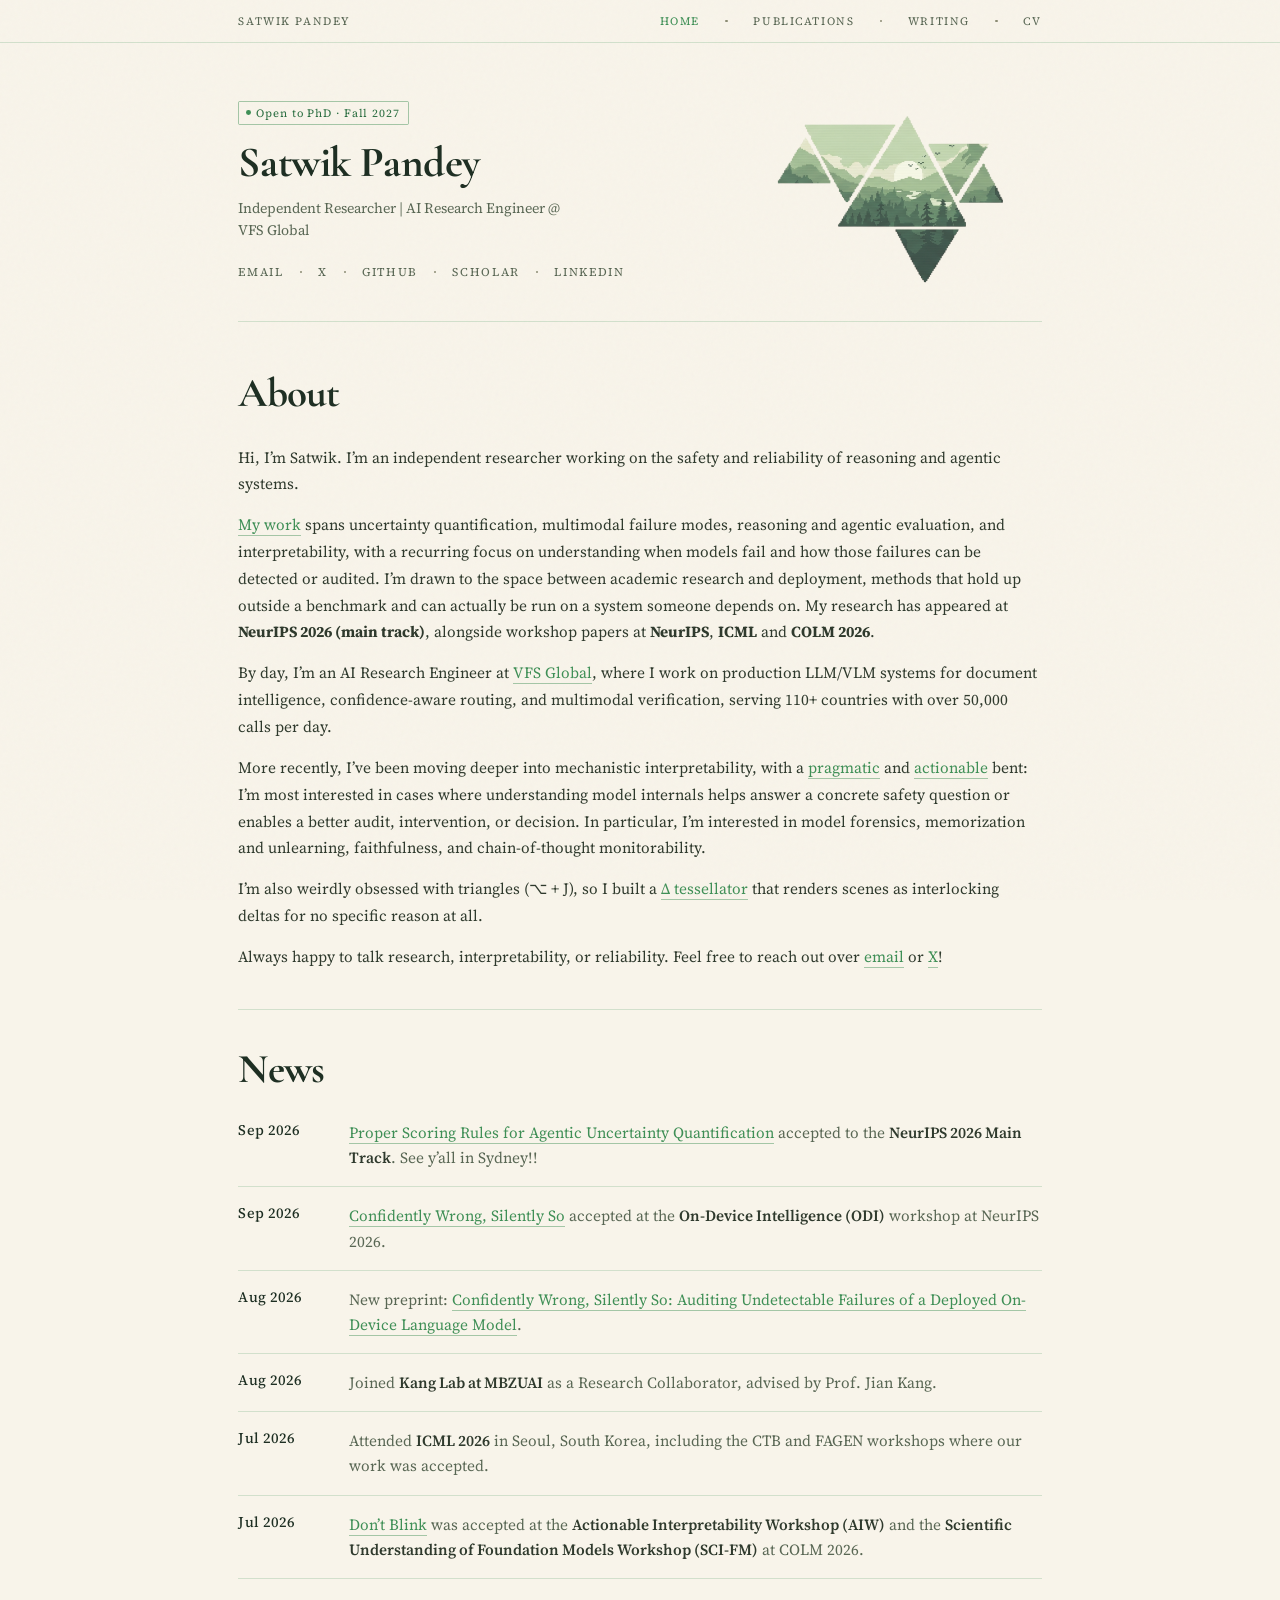
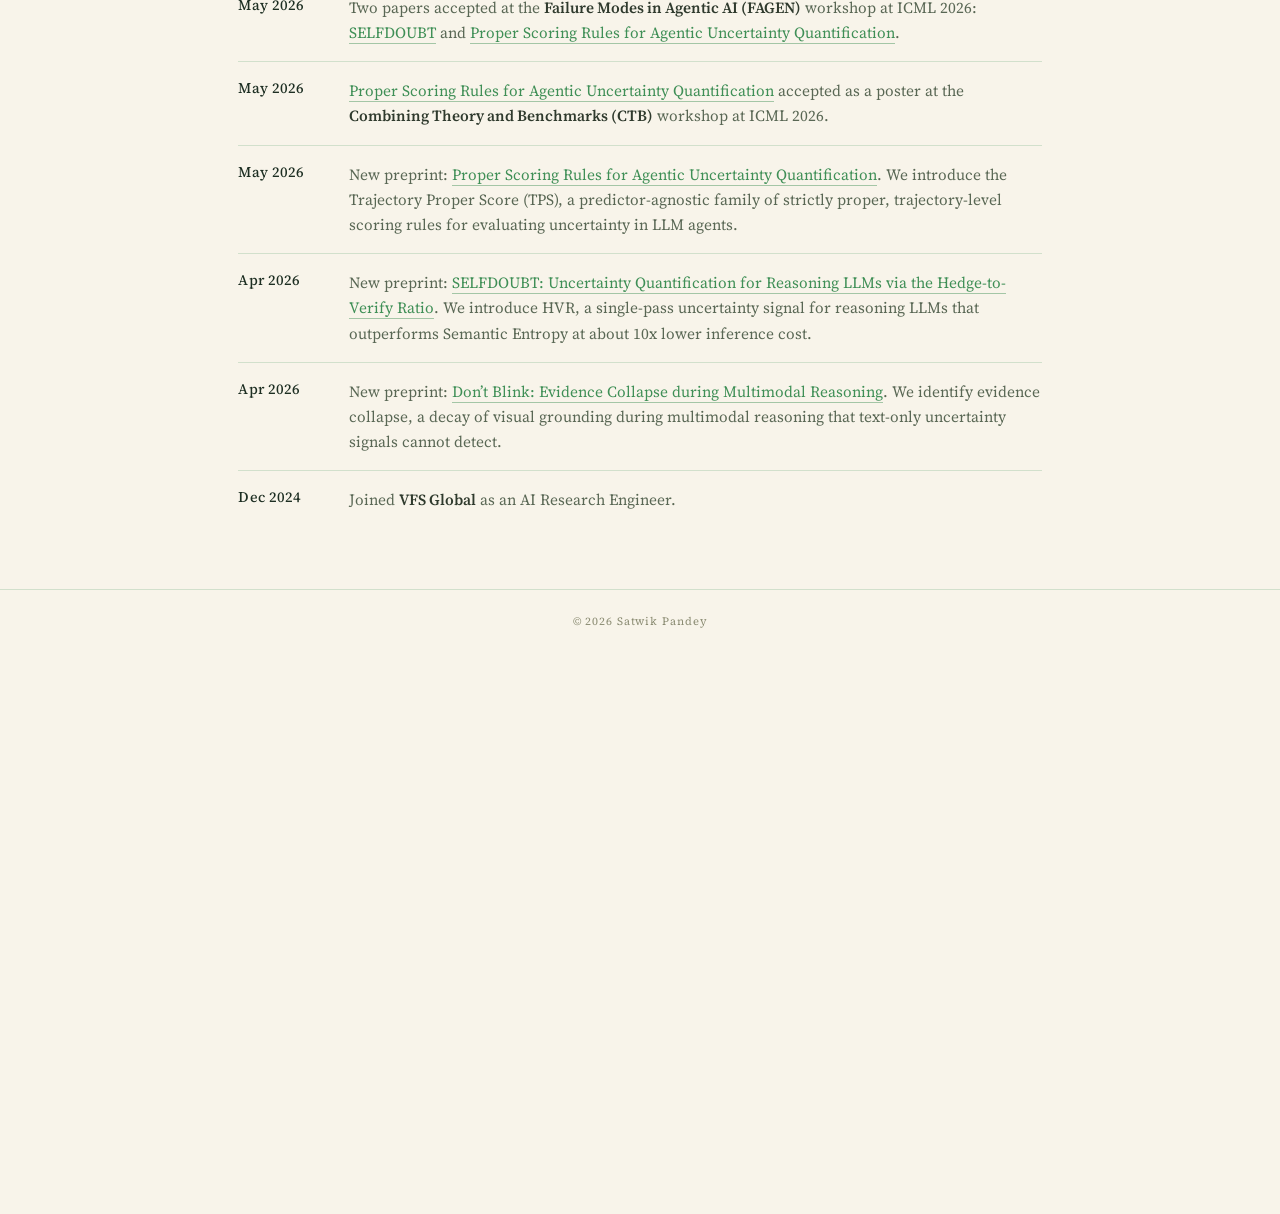
<file: index.html>
<!DOCTYPE html>
<html lang="en">
<head>
<meta charset="UTF-8">
<meta name="viewport" content="width=device-width, initial-scale=1.0">
<title>Satwik Pandey</title>

<link rel="icon" type="image/svg+xml" href="favicon-animated.svg">
<link rel="shortcut icon" href="artifacts/favicons/favicon-32x32.png">
<link rel="icon" type="image/png" sizes="32x32" href="artifacts/favicons/favicon-32x32.png">
<link rel="icon" type="image/png" sizes="16x16" href="artifacts/favicons/favicon-16x16.png">
<link rel="apple-touch-icon" sizes="180x180" href="artifacts/favicons/apple-touch-icon.png">
<link rel="icon" type="image/png" sizes="512x512" href="artifacts/favicons/favicon-512.png">

<link rel="preconnect" href="https://fonts.googleapis.com">
<link rel="preconnect" href="https://fonts.gstatic.com" crossorigin>
<link href="https://fonts.googleapis.com/css2?family=Cormorant+Garamond:ital,wght@0,300;0,400;0,500;0,600;0,700;1,300;1,400&family=EB+Garamond:ital,wght@0,400;0,500;1,400&family=Fraunces:opsz,wght@9..144,400;9..144,500;9..144,600;9..144,700&family=Libre+Baskerville:wght@400;700&family=Lora:wght@400;500;600&family=Newsreader:opsz,wght@6..72,400;6..72,500;6..72,600;6..72,700&family=Source+Serif+4:opsz,wght@8..60,400;8..60,500;8..60,600&family=Spectral:wght@400;500;600;700&display=swap" rel="stylesheet">

<style>
  *, *::before, *::after { box-sizing: border-box; margin: 0; padding: 0; }

  :root {
    --bg:              #f8f4ea;
    --surface:         #efe7d8;
    --text:            #2f3a2d;
    --text-muted:      #596754;
    --text-dim:        #8c8d74;
    --green:           #3f8f56;
    --green-dim:       #2c6f42;
    --green-faint:     rgba(63, 143, 86, 0.08);
    --green-edge:      rgba(63, 143, 86, 0.20);
    --green-border:    rgba(63, 143, 86, 0.45);
    --green-hover:     #61ad76;
    --heading:         #1e2f23;
    /* Font pair experiments: uncomment one pair and comment the active pair. */
    /* Original */
    /* --font-display: 'Cormorant Garamond', Georgia, serif; */
    /* --font-body:    'EB Garamond', Georgia, serif; */

    /* Round 1: cleaner editorial */
    /* --font-display: 'Newsreader', Georgia, serif;
    --font-body:    'Source Serif 4', Georgia, serif; */

    /* Round 2: distinctive / sharp */
    /* --font-display: 'Fraunces', Georgia, serif; 
    --font-body:    'Source Serif 4', Georgia, serif; */

    /* Round 3: classic / stable */
    /* --font-display: 'Libre Baskerville', Georgia, serif;
    --font-body:    'Lora', Georgia, serif; */

    /* Round 4: original title feel, cleaner body */
    --font-display: 'Cormorant Garamond', Georgia, serif;
    --font-body:    'Source Serif 4', Georgia, serif;

    /* Round 5: cohesive literary */
    /* --font-display: 'Spectral', Georgia, serif; */
    /* --font-body:    'Spectral', Georgia, serif; */
  }

  html { font-size: 18px; background: var(--bg); color: var(--text); -webkit-font-smoothing: antialiased; }
  body { font-family: var(--font-body); min-height: 100vh; position: relative; overflow-x: hidden; transition: background-color 0.25s ease, color 0.25s ease; }

  body::before {
    content: '';
    position: fixed;
    inset: 0;
    background-image: url("data:image/svg+xml,%3Csvg viewBox='0 0 256 256' xmlns='http://www.w3.org/2000/svg'%3E%3Cfilter id='noise'%3E%3CfeTurbulence type='fractalNoise' baseFrequency='0.9' numOctaves='4' stitchTiles='stitch'/%3E%3C/filter%3E%3Crect width='100%25' height='100%25' filter='url(%23noise)' opacity='1'/%3E%3C/svg%3E");
    opacity: 0.025;
    pointer-events: none;
    z-index: 0;
  }

  .container { max-width: 1100px; margin: 0 auto; padding: 0 48px; position: relative; z-index: 1; }

  .navbar { position: relative; z-index: 10; border-bottom: 1px solid var(--green-edge); padding: 0; }
  .navbar-inner { max-width: 1100px; margin: 0 auto; padding: 0 48px; display: flex; align-items: center; justify-content: space-between; height: 52px; }
  .navbar-name, .navbar-links a {
    font-family: var(--font-body); font-size: 0.78rem; letter-spacing: 0.14em; text-transform: uppercase;
    color: var(--text-muted); text-decoration: none; transition: color 0.2s;
  }
  .navbar-name { white-space: nowrap; }
  .navbar-name:hover, .navbar-links a:hover, .navbar-links a.active { color: var(--green); }
  .navbar-links { display: flex; align-items: center; gap: 32px; }
  .navbar-links .nav-dot { width: 3px; height: 3px; border-radius: 50%; background: var(--text-dim); }

  header { position: relative; padding-top: 64px; padding-bottom: 0; display: grid; grid-template-columns: 1fr 1fr; align-items: start; min-height: 300px; }
  .header-left { padding-top: 8px; }
  .phd-badge { display: inline-flex; align-items: center; gap: 7px; font-family: var(--font-body); font-size: 0.78rem; letter-spacing: 0.08em; color: var(--green-dim); border: 1px solid var(--green-border); border-radius: 2px; padding: 4px 10px 4px 8px; margin-bottom: 20px; }
  .phd-badge-dot { width: 6px; height: 6px; border-radius: 50%; background: var(--green); flex-shrink: 0; }
  .site-name { font-family: var(--font-display); font-weight: 700; font-size: clamp(2.5rem, 4.2vw, 4.4rem); letter-spacing: -0.01em; line-height: 1; color: var(--heading); margin-bottom: 16px; white-space: nowrap; }
  .site-tagline { font-size: 1rem; line-height: 1.55; color: var(--text-muted); margin-bottom: 28px; max-width: 430px; }
  .header-links { display: flex; gap: 20px; align-items: center; }
  .header-links a { font-family: var(--font-body); font-size: 0.82rem; letter-spacing: 0.14em; text-transform: uppercase; color: var(--text-muted); text-decoration: none; transition: color 0.2s; }
  .header-links a:hover { color: var(--green); }
  .header-links .dot { width: 3px; min-width: 3px; height: 3px; flex: 0 0 3px; border-radius: 50%; background: var(--text-dim); }

  .hero-visual { position: absolute; right: -190px; top: -28px; width: 760px; height: 430px; cursor: pointer; perspective: 1200px; transition: transform 0.08s linear; }
  .hero-visual:focus-visible { outline: 1px solid var(--green-border); outline-offset: 8px; }
  .hero-image { position: absolute; left: 50%; top: 50%; object-fit: contain; backface-visibility: hidden; -webkit-backface-visibility: hidden; mix-blend-mode: multiply; transition: transform 0.7s ease, opacity 0.7s ease; }
  .hero-image--tri { width: 100%; height: 100%; opacity: 0.8; filter: saturate(0.9) brightness(1.02) contrast(0.96); transform: translate(-50%, -50%) rotateY(0deg); }
  .hero-image--portrait { width: 252px; height: 252px; border-radius: 50%; object-fit: cover; object-position: center top; opacity: 1; filter: saturate(0.94) brightness(1) contrast(1); transform: translate(-50%, -50%) rotateY(180deg); }
  .hero-visual.is-flipped .hero-image--tri { transform: translate(-50%, -50%) rotateY(-180deg); }
  .hero-visual.is-flipped .hero-image--portrait { transform: translate(-50%, -50%) rotateY(0deg); }

  .content-stack { padding-top: 64px; padding-bottom: 96px; border-top: 1px solid var(--green-edge); margin-top: 48px; }
  .section-block { display: grid; grid-template-columns: 220px minmax(0, 1fr); gap: 0 72px; padding: 48px 0; border-bottom: 1px solid var(--green-edge); }
  .section-block:first-child { padding-top: 0; }
  .section-block:last-child { border-bottom: none; padding-bottom: 0; }

  .section-label { font-family: var(--font-body); font-size: 0.82rem; font-weight: 500; letter-spacing: 0.2em; text-transform: uppercase; color: var(--text-dim); }

  .about-section { display: block; }
  .about-section .section-label,
  .news-section .section-label { font-family: var(--font-display); font-size: clamp(2.05rem, 4vw, 3.15rem); font-weight: 700; letter-spacing: -0.02em; line-height: 1; text-transform: none; color: var(--heading); margin-bottom: 38px; }
  .about-body { width: 100%; max-width: none; }
  .about-body p { font-size: 1.08rem; font-weight: 400; line-height: 1.72; color: var(--text); margin-bottom: 18px; }
  .about-body p:last-child { margin-bottom: 0; }
  .about-body a { color: var(--green); text-decoration: none; border-bottom: 1px solid var(--green-border); transition: color 0.2s, border-color 0.2s; }
  .about-body a:hover { color: var(--green-hover); border-color: var(--green-hover); }

  .news-section { display: block; }
  .news-list { display: flex; flex-direction: column; gap: 0; width: 100%; }
  .news-item { display: grid; grid-template-columns: 110px minmax(0, 1fr); gap: 0 28px; padding: 20px 0; border-bottom: 1px solid var(--green-edge); }
  .news-item:first-child { padding-top: 0; }
  .news-item:last-child { border-bottom: none; padding-bottom: 0; }
  .news-date { font-size: 1.02rem; color: var(--heading); font-weight: 500; letter-spacing: 0.02em; white-space: nowrap; }
  .news-text { font-size: 1.08rem; font-weight: 400; line-height: 1.62; color: var(--text-muted); }
  .news-text strong { color: var(--text); font-weight: 600; }
  .news-text a { color: var(--green); text-decoration: none; border-bottom: 1px solid var(--green-border); transition: color 0.2s, border-color 0.2s; }
  .news-text a:hover { color: var(--green-hover); border-color: var(--green-hover); }

  footer { border-top: 1px solid var(--green-edge); padding: 28px 0; text-align: center; position: relative; z-index: 1; }
  footer p { font-size: 0.78rem; letter-spacing: 0.08em; color: var(--text-dim); font-family: var(--font-body); }
  footer a { color: var(--text-dim); text-decoration: none; transition: color 0.2s; }
  footer a:hover { color: var(--green); }

  @media (max-width: 768px) {
    .container { padding: 0 24px; }
    .navbar-inner { padding: 0 16px; }
    .navbar-name, .navbar-links a { font-size: 0.68rem; letter-spacing: 0.1em; }
    .navbar-links { gap: 10px; }
    header { grid-template-columns: 1fr; min-height: auto; padding-top: 40px; }
    .header-links { flex-wrap: wrap; row-gap: 14px; }
    .hero-visual { position: relative; right: auto; top: auto; width: 100%; max-width: 280px; height: 250px; margin: 32px auto 0; display: block; }
    .hero-image--portrait { width: 154px; height: 154px; }
    .content-stack { padding-top: 52px; }
    .section-block { grid-template-columns: 1fr; gap: 24px; padding: 42px 0; }
    .about-section .section-label,
    .news-section .section-label { margin-bottom: 30px; }
    .news-item { grid-template-columns: 1fr; gap: 4px; }
  }

  /* Site-wide 80% scale; min-height compensates so short pages still fill the screen. */
  body { zoom: .8; min-height: 125vh; }
</style>
</head>
<body>

<nav class="navbar">
  <div class="navbar-inner">
    <a href="index.html" class="navbar-name">Satwik Pandey</a>
    <div class="navbar-links">
      <a href="index.html" class="active" aria-current="page">Home</a>
      <div class="nav-dot"></div>
      <a href="publications.html">Publications</a>
      <div class="nav-dot"></div>
      <a href="blogs.html">Writing</a>
      <div class="nav-dot"></div>
      <a href="cv.html">CV</a>
    </div>
  </div>
</nav>

<div class="container">
  <header>
    <div class="header-left">
      <div class="phd-badge">
        <span class="phd-badge-dot"></span>
        Open to PhD · Fall 2027
      </div>
      <h1 class="site-name">Satwik Pandey</h1>
      <p class="site-tagline">Independent Researcher | AI Research Engineer @ VFS Global</p>
      <nav class="header-links">
        <a href="mailto:psatwik2711@gmail.com">Email</a>
        <div class="dot"></div>
        <a href="https://x.com/ergo_edge" target="_blank" rel="noopener">X</a>
        <div class="dot"></div>
        <a href="https://github.com/satwik2711" target="_blank" rel="noopener">GitHub</a>
        <div class="dot"></div>
        <a href="https://scholar.google.com/citations?view_op=list_works&hl=en&authuser=2&user=28p0C3wAAAAJ" target="_blank" rel="noopener">Scholar</a>
        <div class="dot"></div>
        <a href="https://linkedin.com/in/satwik-pandey" target="_blank" rel="noopener">LinkedIn</a>
      </nav>
    </div>

    <figure class="hero-visual" id="heroVisual" role="button" tabindex="0" aria-label="Switch between portrait and triangle artwork" aria-pressed="false">
      <img class="hero-image hero-image--tri" src="artifacts/images/tri-green.png" alt="Green pixel-art triangles containing a mountain, forest, and lake" onerror="this.style.display='none'" />
      <img class="hero-image hero-image--portrait" src="artifacts/images/resume-img.jpg" alt="Satwik Pandey" onerror="this.style.display='none'" />
    </figure>
  </header>

  <main class="content-stack">
    <section class="section-block about-section">
      <h2 class="section-label">About</h2>
      <div class="about-body">
        <p>Hi, I’m Satwik. I’m an independent researcher working on the safety and reliability of reasoning and agentic systems.</p>
        <p><a href="publications.html">My work</a> spans uncertainty quantification, multimodal failure modes, reasoning and agentic evaluation, and interpretability, with a recurring focus on understanding when models fail and how those failures can be detected or audited. I’m drawn to the space between academic research and deployment, methods that hold up outside a benchmark and can actually be run on a system someone depends on. My research has appeared at <strong>NeurIPS 2026 (main track)</strong>, alongside workshop papers at <strong>NeurIPS</strong>, <strong>ICML</strong> and <strong>COLM 2026</strong>.</p>
        <p>By day, I’m an AI Research Engineer at <a href="https://www.vfsglobal.com/en/general/about.html?from_section=0" target="_blank" rel="noopener">VFS Global</a>, where I work on production LLM/VLM systems for document intelligence, confidence-aware routing, and multimodal verification, serving 110+ countries with over 50,000 calls per day.</p>
        <p>More recently, I’ve been moving deeper into mechanistic interpretability, with a <a href="https://www.alignmentforum.org/posts/StENzDcD3kpfGJssR/a-pragmatic-vision-for-interpretability" target="_blank" rel="noopener">pragmatic</a> and <a href="https://actionable-interpretability-guide.github.io/paper.pdf" target="_blank" rel="noopener">actionable</a> bent: I’m most interested in cases where understanding model internals helps answer a concrete safety question or enables a better audit, intervention, or decision. In particular, I’m interested in model forensics, memorization and unlearning, faithfulness, and chain-of-thought monitorability.</p>
        <p>I’m also weirdly obsessed with triangles (⌥ + J), so I built a <a href="triangles.html">∆ tessellator</a> that renders scenes as interlocking deltas for no specific reason at all.</p>
        <p>Always happy to talk research, interpretability, or reliability. Feel free to reach out over <a href="mailto:psatwik2711@gmail.com">email</a> or <a href="https://x.com/ergo_edge" target="_blank" rel="noopener">X</a>!</p>
      </div>
    </section>

    <section class="section-block news-section">
      <h2 class="section-label">News</h2>
      <div class="news-list">
        <div class="news-item">
          <div class="news-date">Sep 2026</div>
          <p class="news-text"><a href="https://arxiv.org/abs/2605.24756" target="_blank" rel="noopener">Proper Scoring Rules for Agentic Uncertainty Quantification</a> accepted to the <strong>NeurIPS 2026 Main Track</strong>. See y’all in Sydney!!</p>
        </div>
        <div class="news-item">
          <div class="news-date">Sep 2026</div>
          <p class="news-text"><a href="https://arxiv.org/abs/2608.23663" target="_blank" rel="noopener">Confidently Wrong, Silently So</a> accepted at the <strong>On-Device Intelligence (ODI)</strong> workshop at NeurIPS 2026.</p>
        </div>
        <div class="news-item">
          <div class="news-date">Aug 2026</div>
          <p class="news-text">New preprint: <a href="https://arxiv.org/abs/2608.23663" target="_blank" rel="noopener">Confidently Wrong, Silently So: Auditing Undetectable Failures of a Deployed On-Device Language Model</a>.</p>
        </div>
        <div class="news-item">
          <div class="news-date">Aug 2026</div>
          <p class="news-text">Joined <strong>Kang Lab at MBZUAI</strong> as a Research Collaborator, advised by Prof. Jian Kang.</p>
        </div>
        <div class="news-item">
          <div class="news-date">Jul 2026</div>
          <p class="news-text">Attended <strong>ICML 2026</strong> in Seoul, South Korea, including the CTB and FAGEN workshops where our work was accepted.</p>
        </div>
        <div class="news-item">
          <div class="news-date">Jul 2026</div>
          <p class="news-text"><a href="https://arxiv.org/abs/2604.04207" target="_blank" rel="noopener">Don’t Blink</a> was accepted at the <strong>Actionable Interpretability Workshop (AIW)</strong> and the <strong>Scientific Understanding of Foundation Models Workshop (SCI-FM)</strong> at COLM 2026.</p>
        </div>
        <div class="news-item">
          <div class="news-date">May 2026</div>
          <p class="news-text">Two papers accepted at the <strong>Failure Modes in Agentic AI (FAGEN)</strong> workshop at ICML 2026: <a href="https://arxiv.org/abs/2604.06389" target="_blank" rel="noopener">SELFDOUBT</a> and <a href="https://arxiv.org/abs/2605.24756" target="_blank" rel="noopener">Proper Scoring Rules for Agentic Uncertainty Quantification</a>.</p>
        </div>
        <div class="news-item">
          <div class="news-date">May 2026</div>
          <p class="news-text"><a href="https://arxiv.org/abs/2605.24756" target="_blank" rel="noopener">Proper Scoring Rules for Agentic Uncertainty Quantification</a> accepted as a poster at the <strong>Combining Theory and Benchmarks (CTB)</strong> workshop at ICML 2026.</p>
        </div>
        <div class="news-item">
          <div class="news-date">May 2026</div>
          <p class="news-text">New preprint: <a href="https://arxiv.org/abs/2605.24756" target="_blank" rel="noopener">Proper Scoring Rules for Agentic Uncertainty Quantification</a>. We introduce the Trajectory Proper Score (TPS), a predictor-agnostic family of strictly proper, trajectory-level scoring rules for evaluating uncertainty in LLM agents.</p>
        </div>
        <div class="news-item">
          <div class="news-date">Apr 2026</div>
          <p class="news-text">New preprint: <a href="https://arxiv.org/abs/2604.06389" target="_blank" rel="noopener">SELFDOUBT: Uncertainty Quantification for Reasoning LLMs via the Hedge-to-Verify Ratio</a>. We introduce HVR, a single-pass uncertainty signal for reasoning LLMs that outperforms Semantic Entropy at about 10x lower inference cost.</p>
        </div>
        <div class="news-item">
          <div class="news-date">Apr 2026</div>
          <p class="news-text">New preprint: <a href="https://arxiv.org/abs/2604.04207" target="_blank" rel="noopener">Don’t Blink: Evidence Collapse during Multimodal Reasoning</a>. We identify evidence collapse, a decay of visual grounding during multimodal reasoning that text-only uncertainty signals cannot detect.</p>
        </div>
        <div class="news-item">
          <div class="news-date">Dec 2024</div>
          <p class="news-text">Joined <strong>VFS Global</strong> as an AI Research Engineer.</p>
        </div>
      </div>
    </section>

  </main>
</div>

<footer>
  <div class="container">
    <p>© 2026 Satwik Pandey</p>
  </div>
</footer>

<script>
  const hero = document.getElementById('heroVisual');
  if (hero) {
    const prefersReducedMotion = window.matchMedia('(prefers-reduced-motion: reduce)').matches;
    const flipHero = () => {
      hero.classList.toggle('is-flipped');
      hero.setAttribute('aria-pressed', hero.classList.contains('is-flipped'));
    };

    hero.addEventListener('click', flipHero);
    hero.addEventListener('keydown', (event) => {
      if (event.key === 'Enter' || event.key === ' ') {
        event.preventDefault();
        flipHero();
      }
    });

    if (!prefersReducedMotion) {
      setInterval(flipHero, 10000);
    }

    window.addEventListener('scroll', () => {
      const y = Math.min(window.scrollY, 300);
      hero.style.transform = 'translateY(' + (y * 0.04) + 'px)';
    }, { passive: true });
  }
</script>

</body>
</html>
</file>
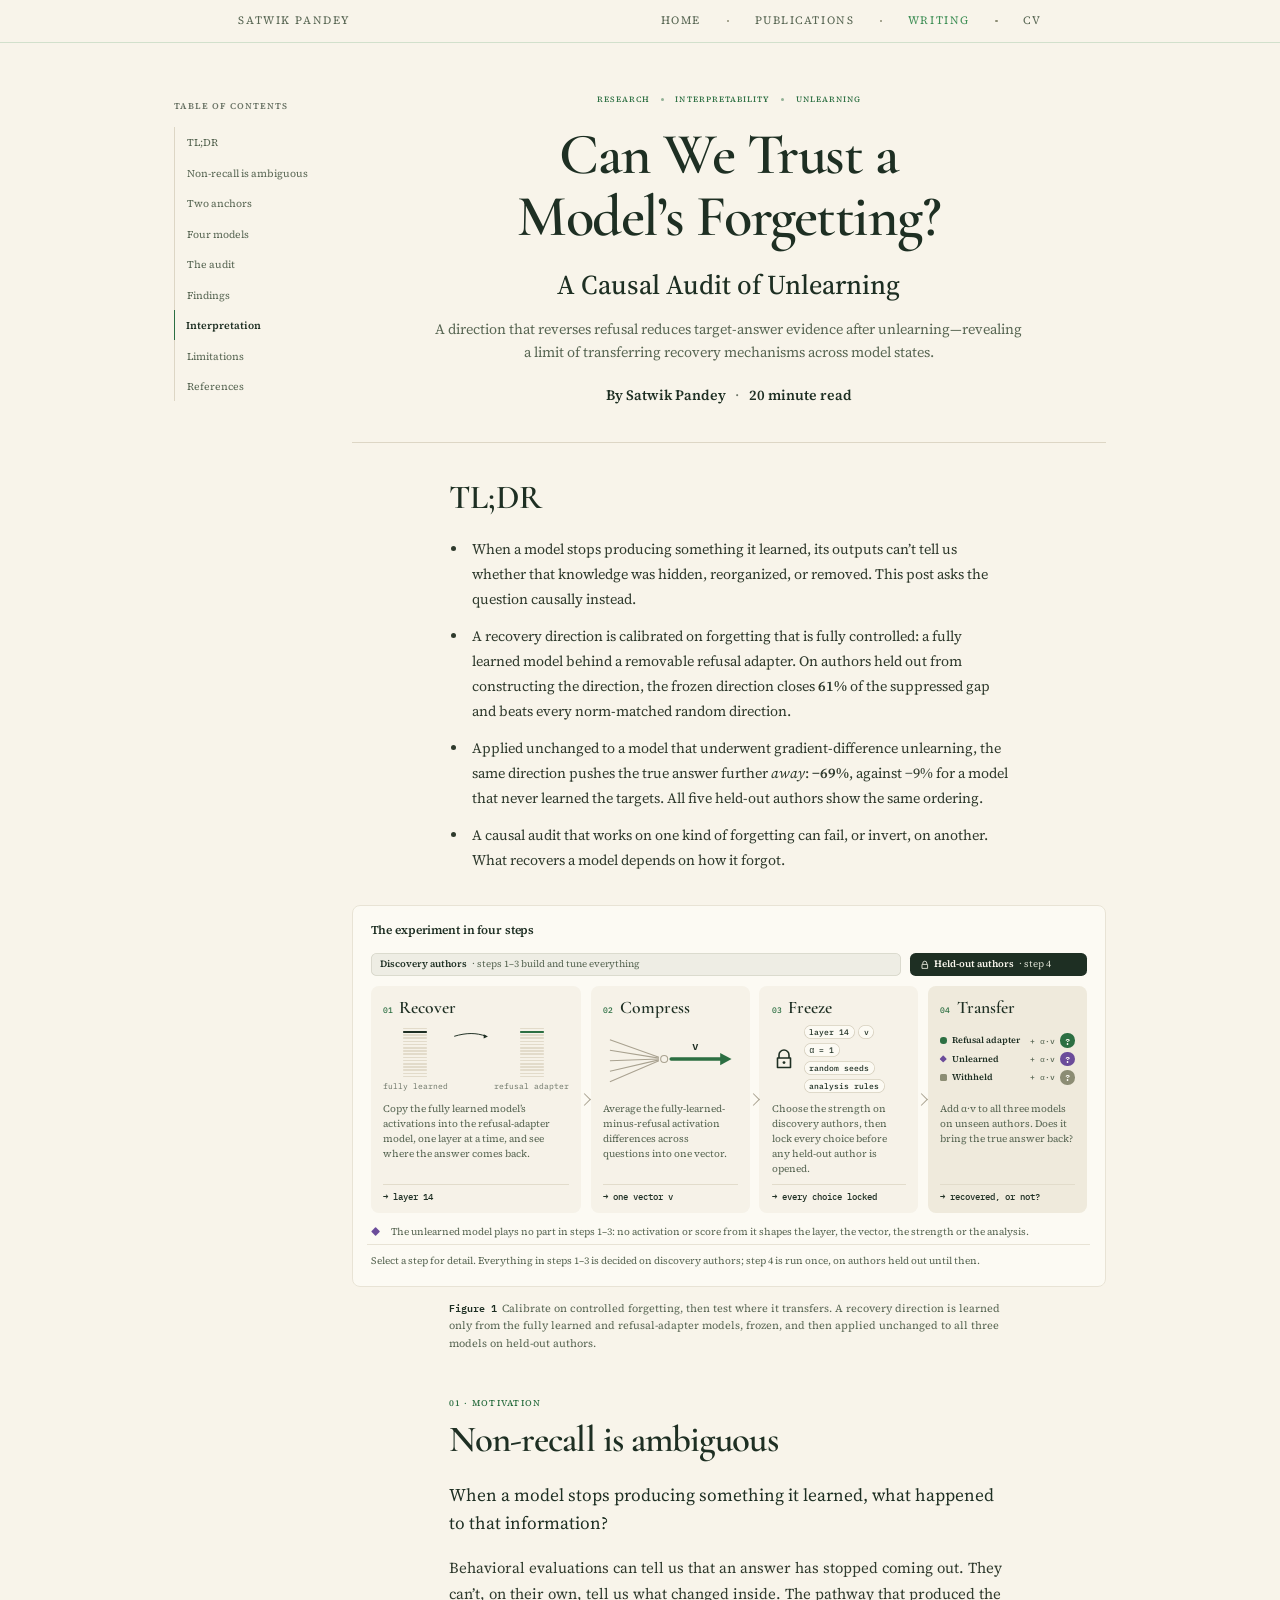
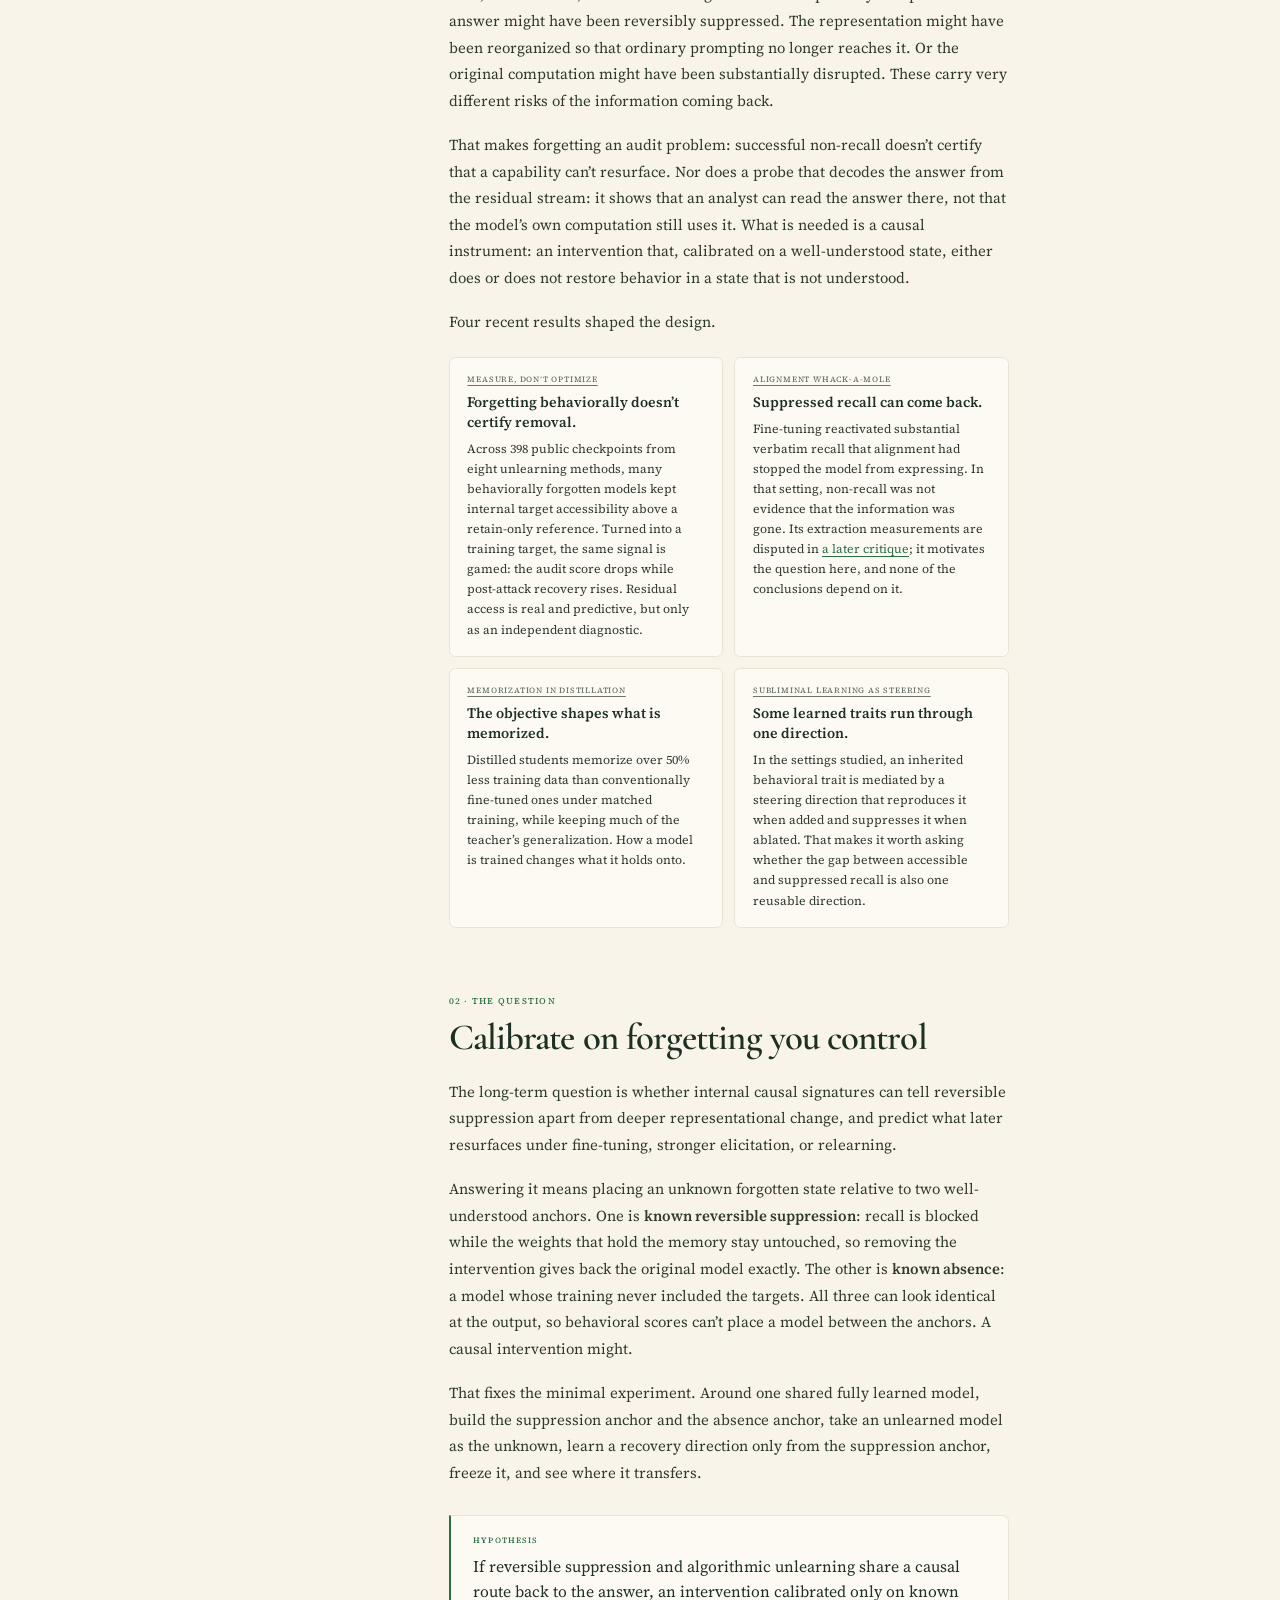
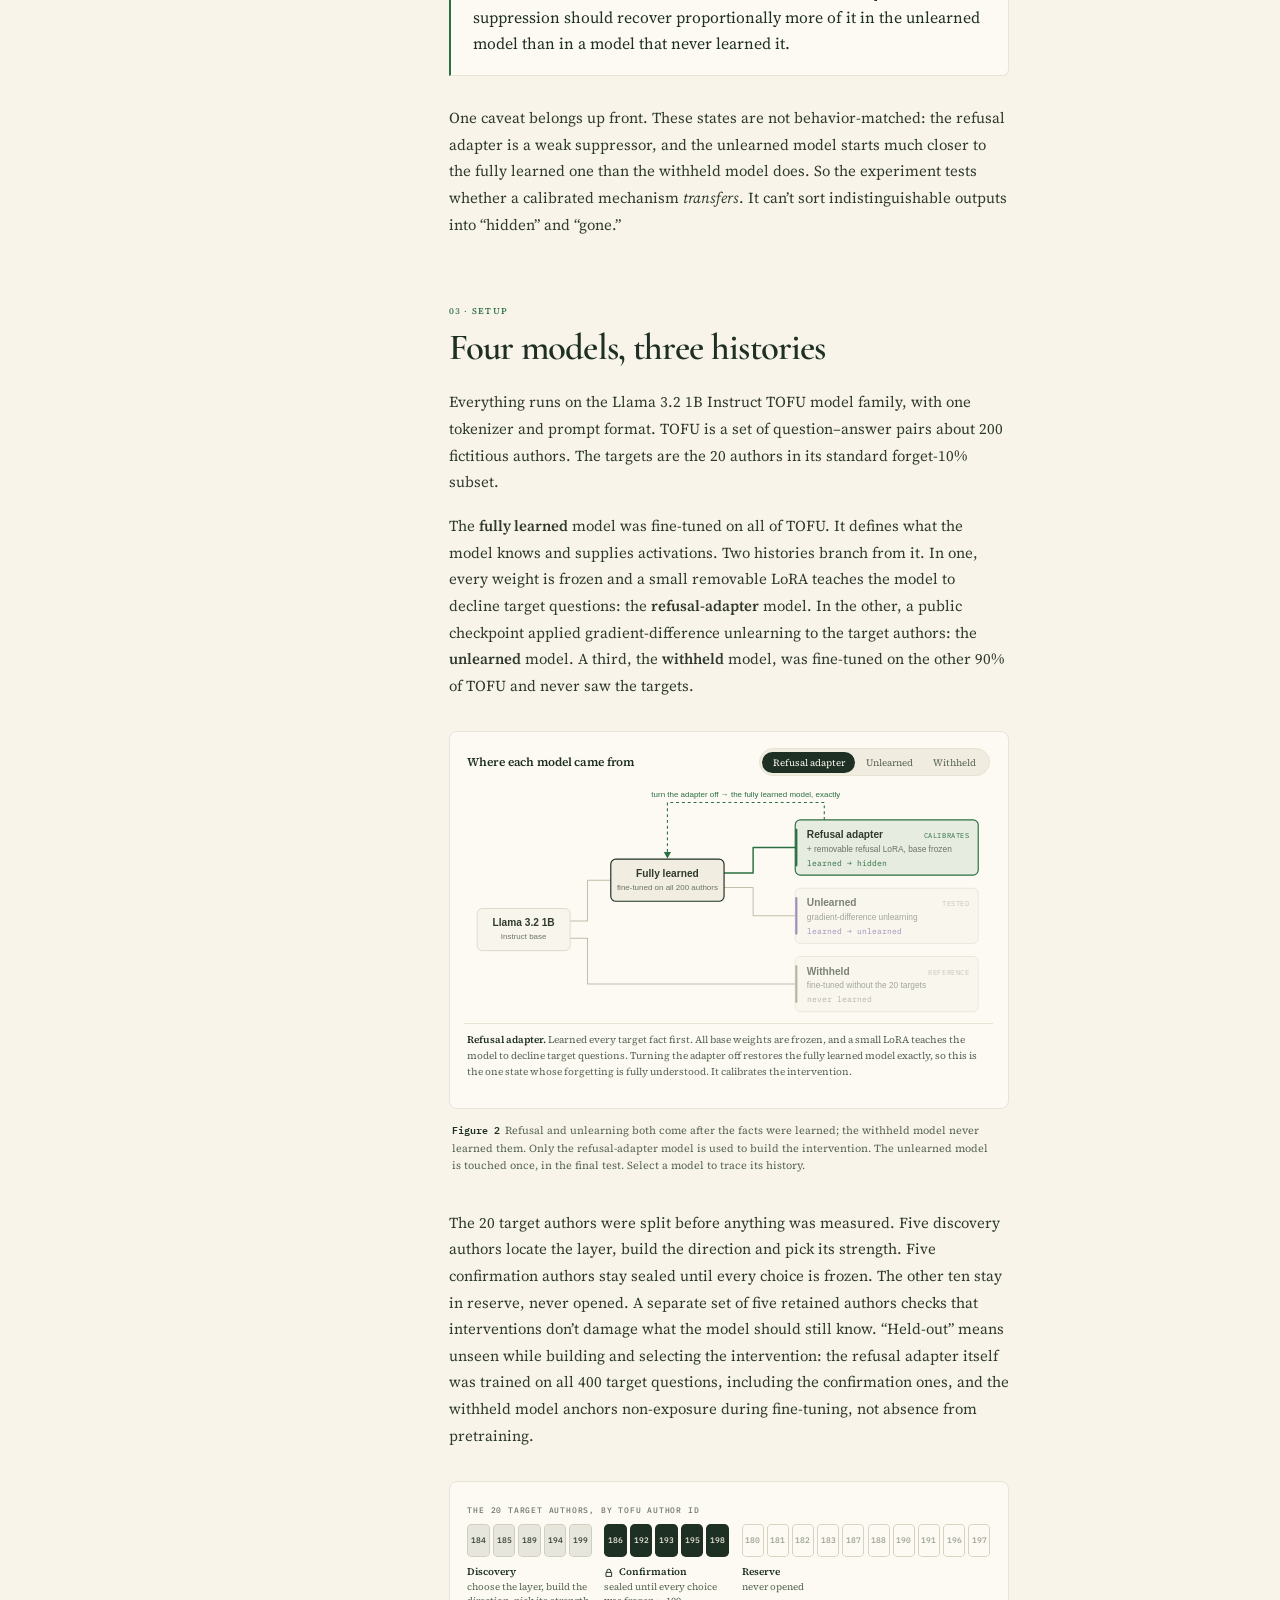
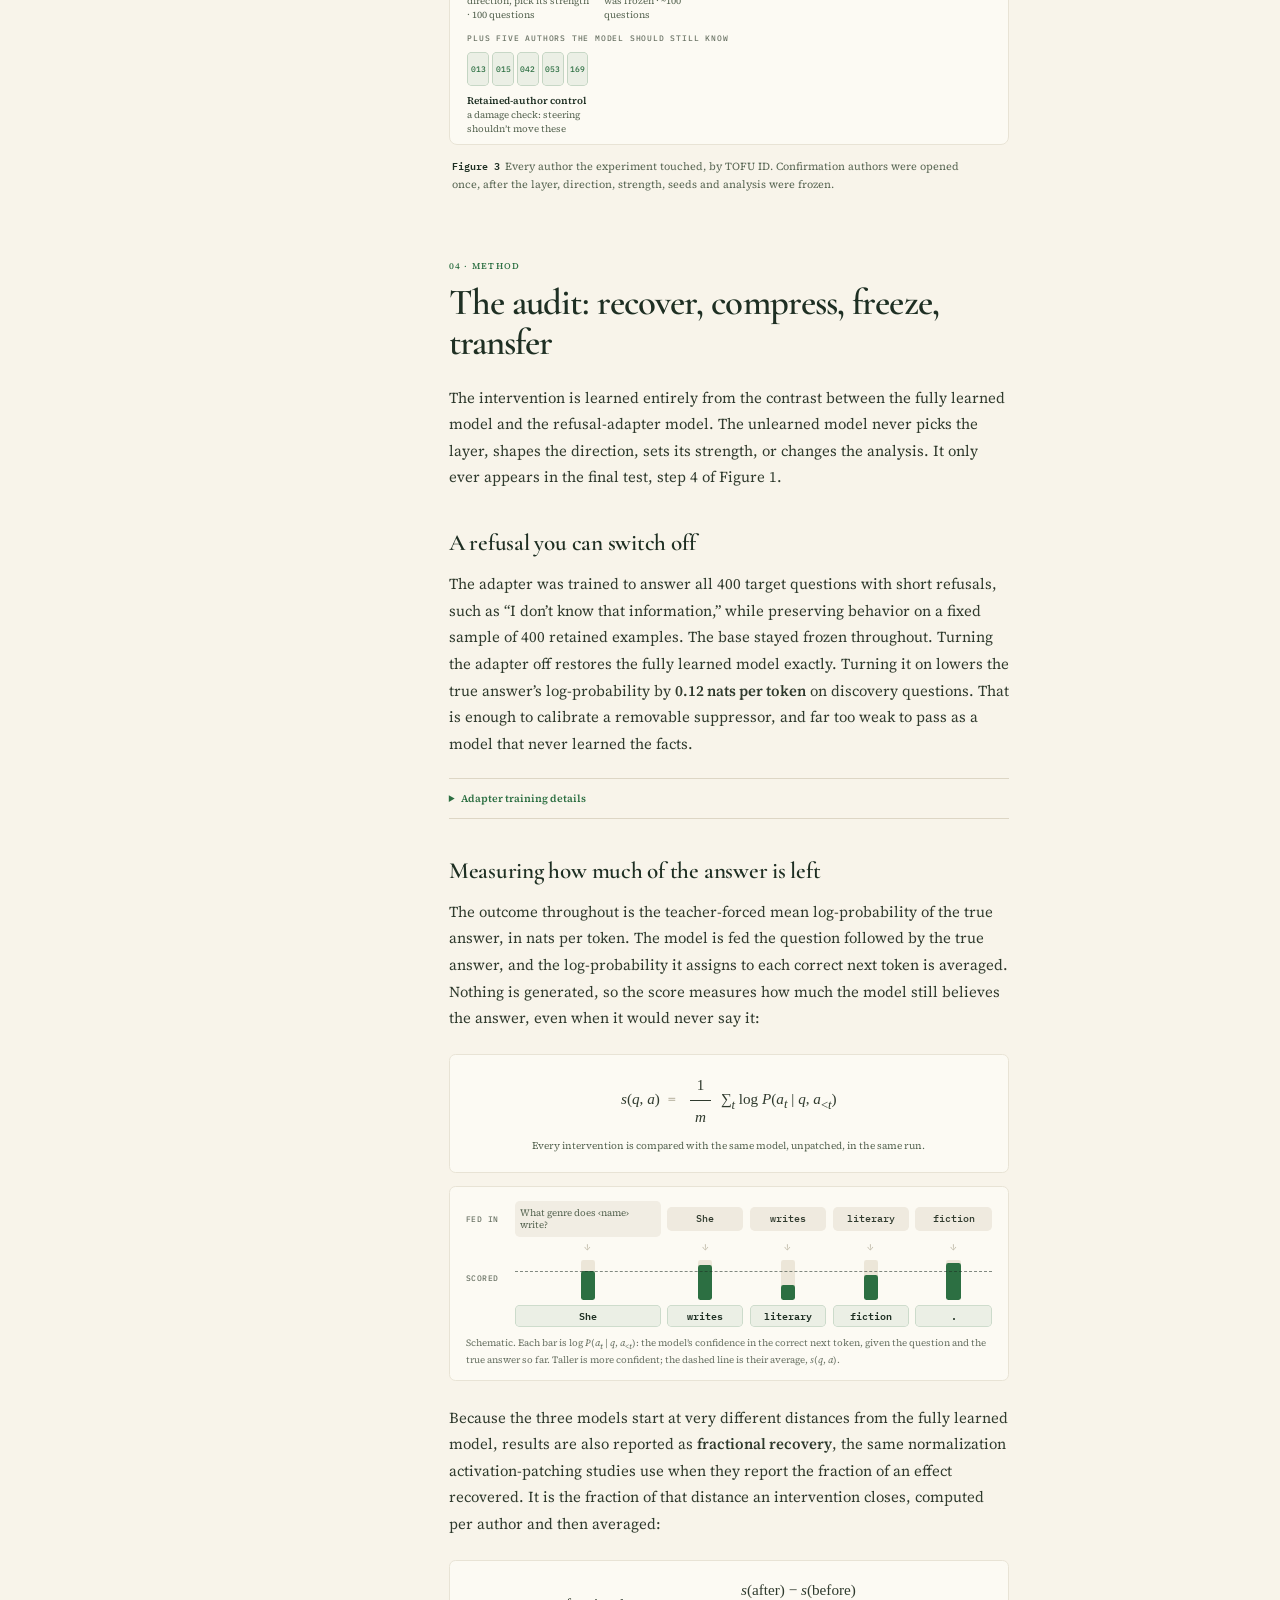
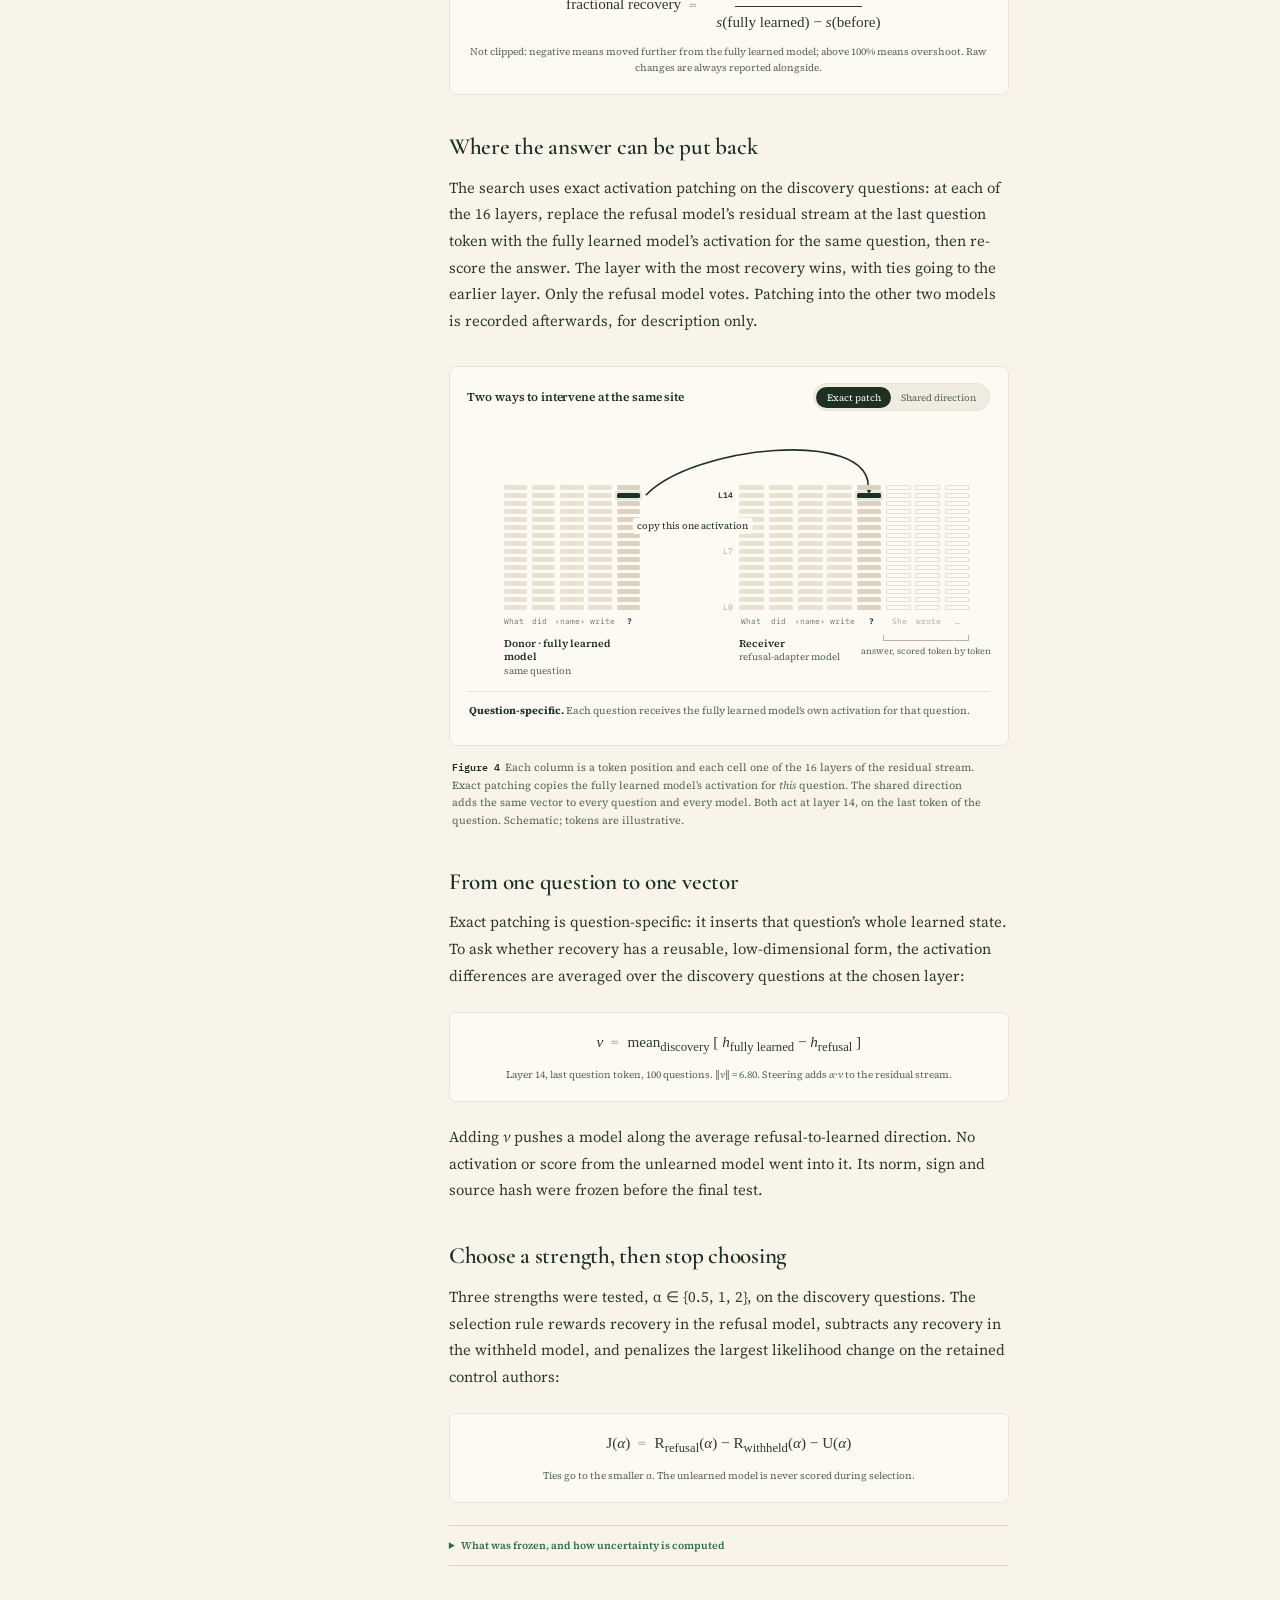
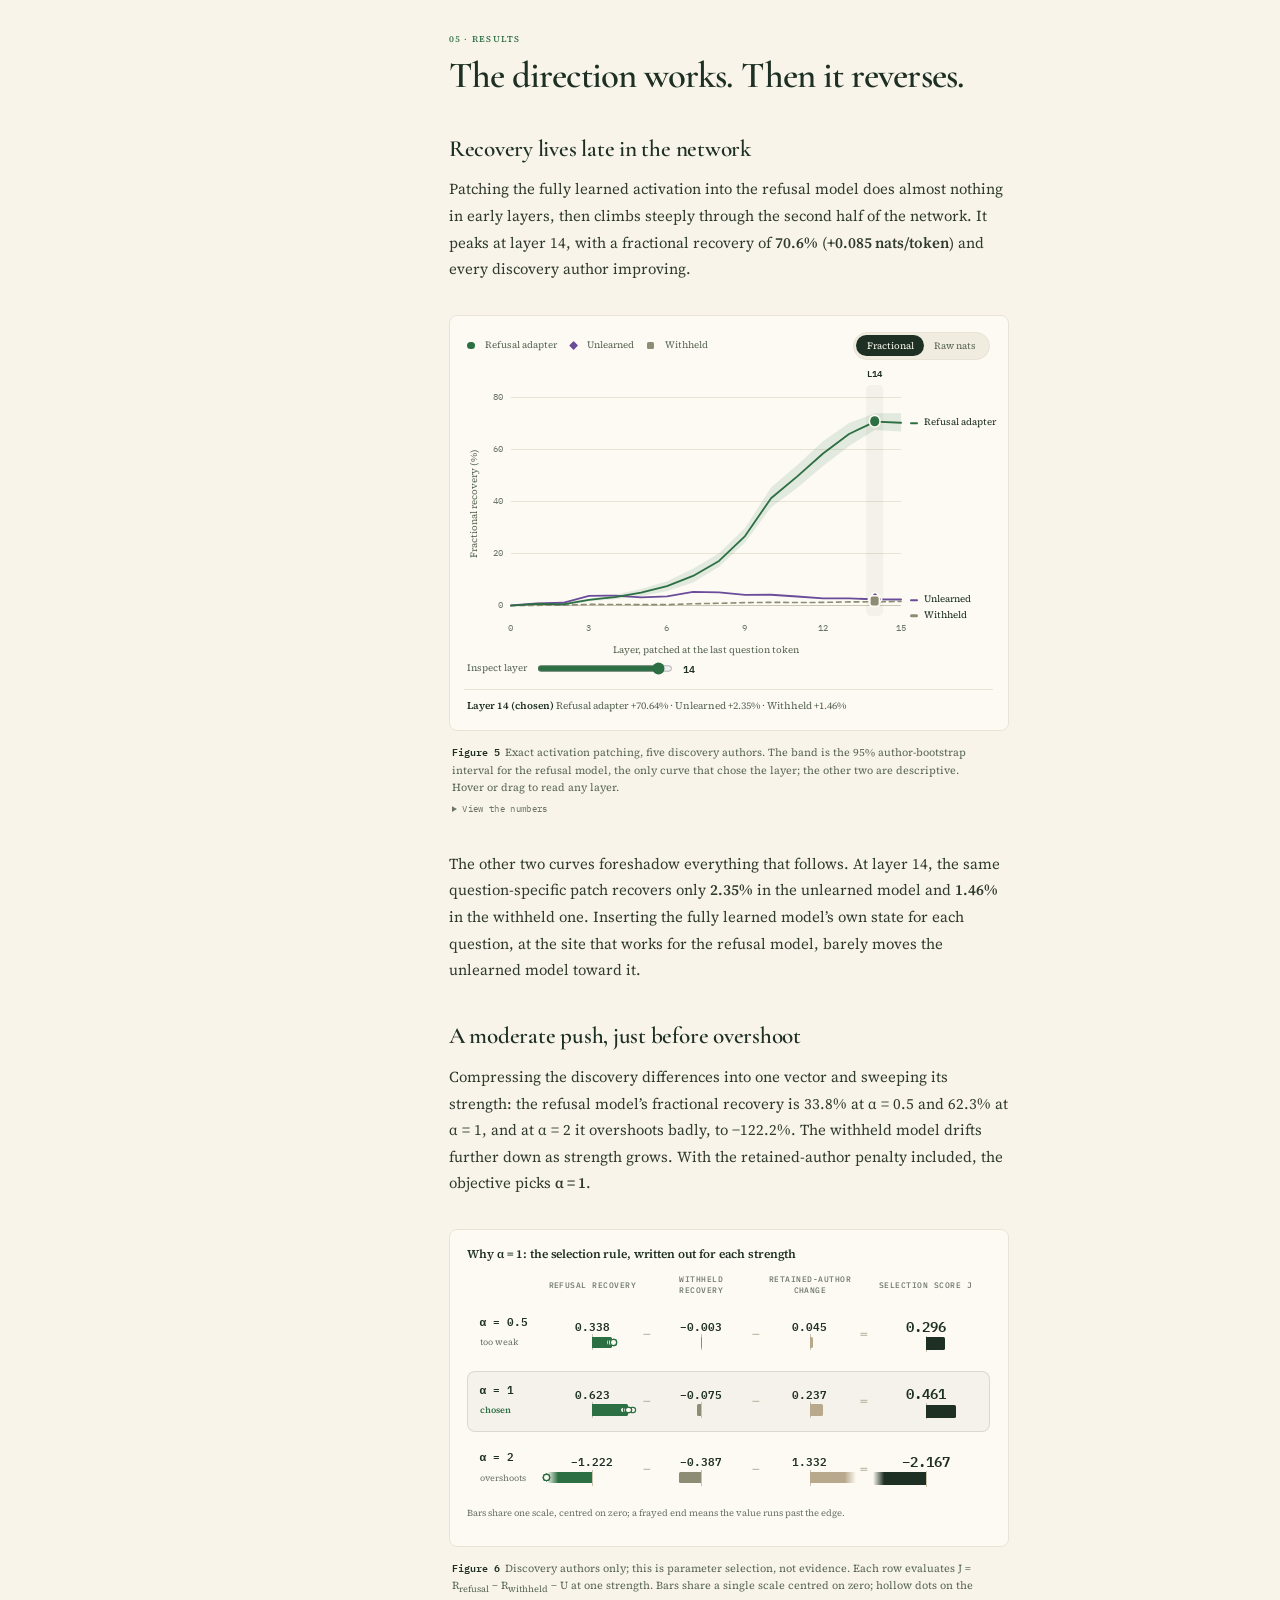
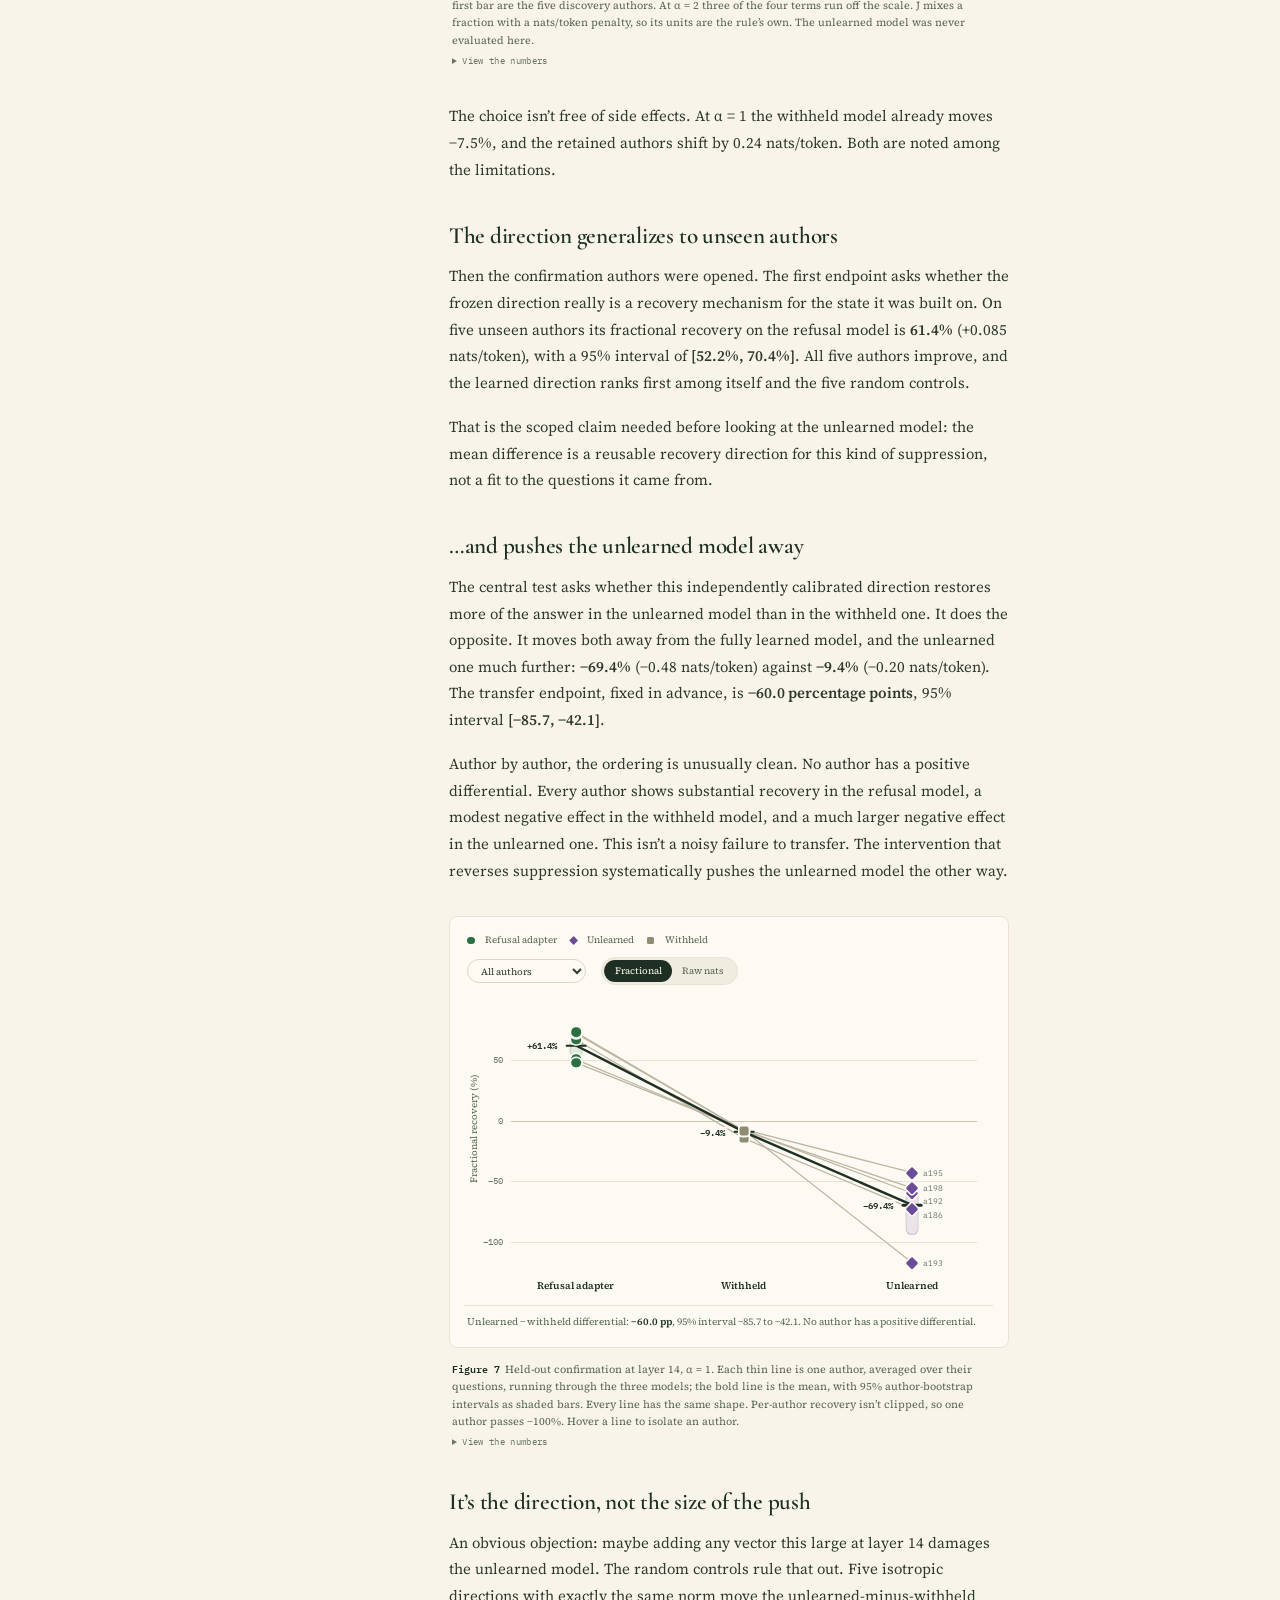
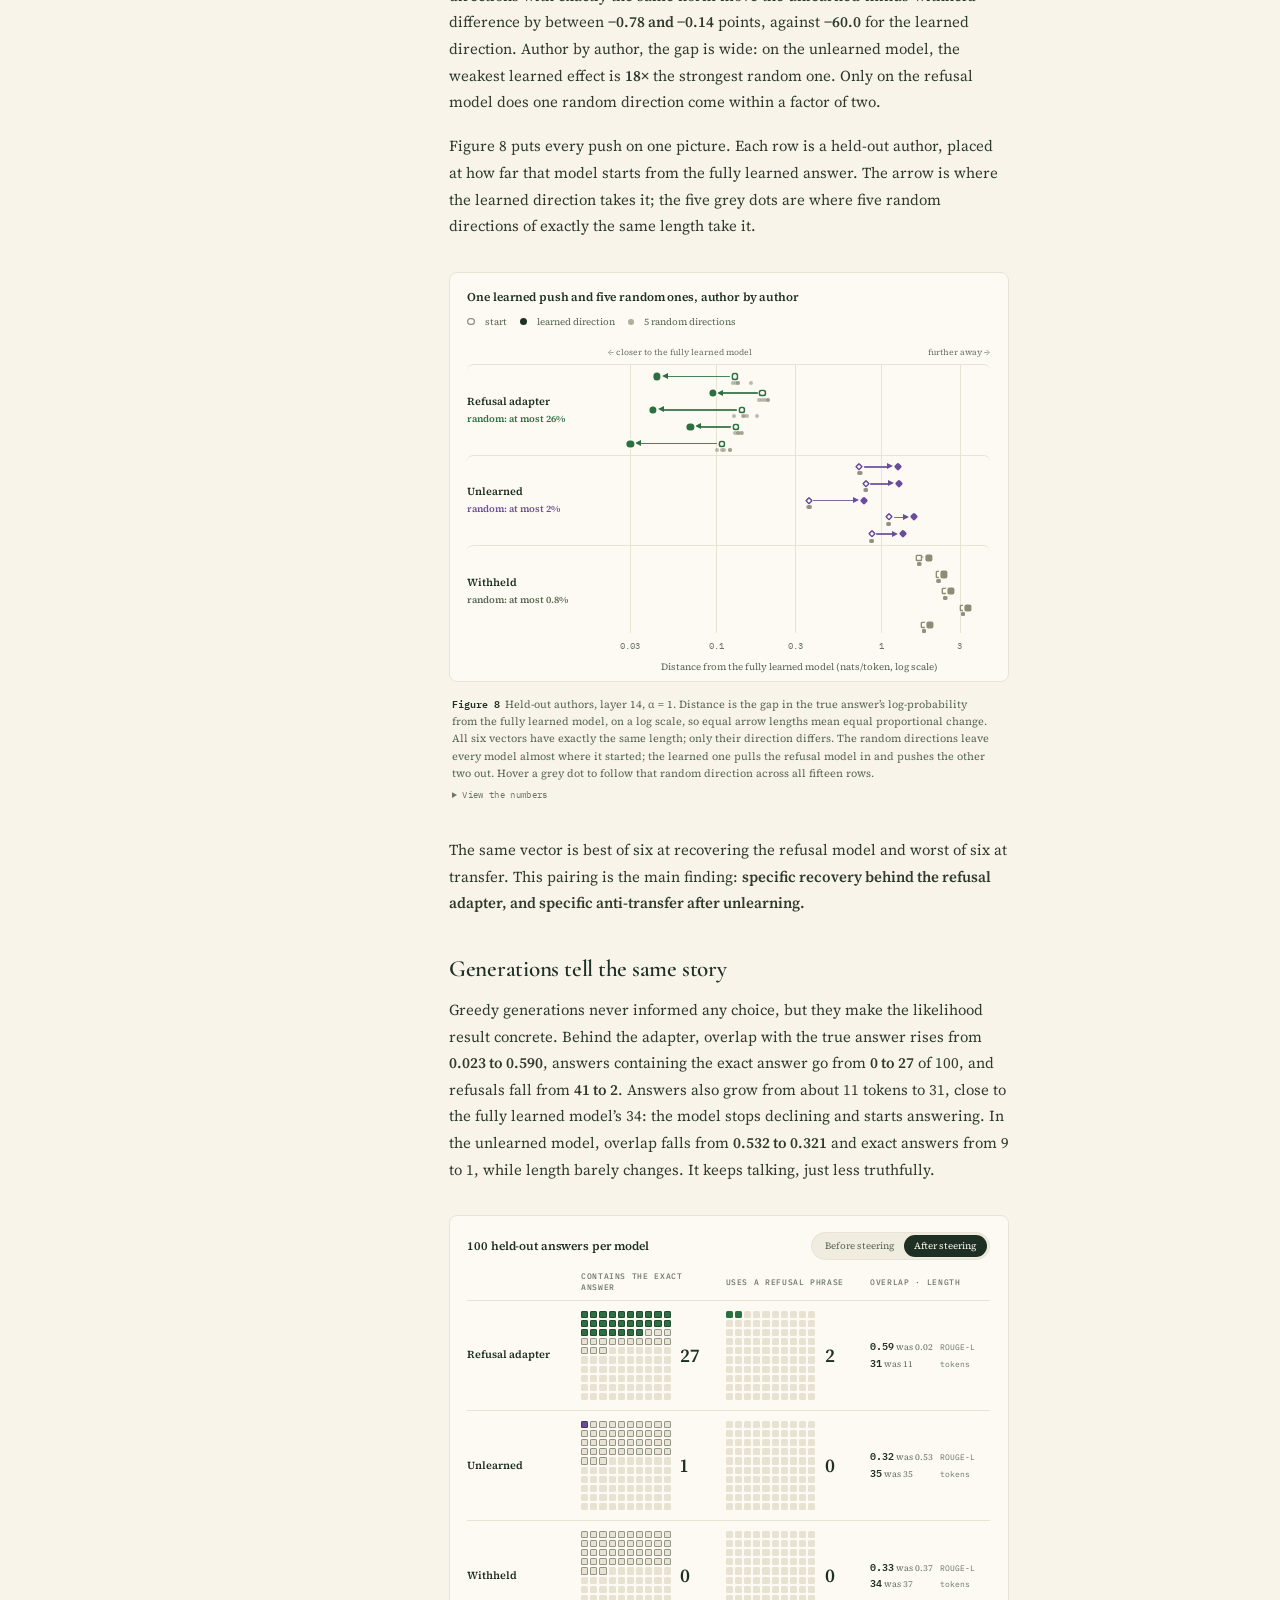
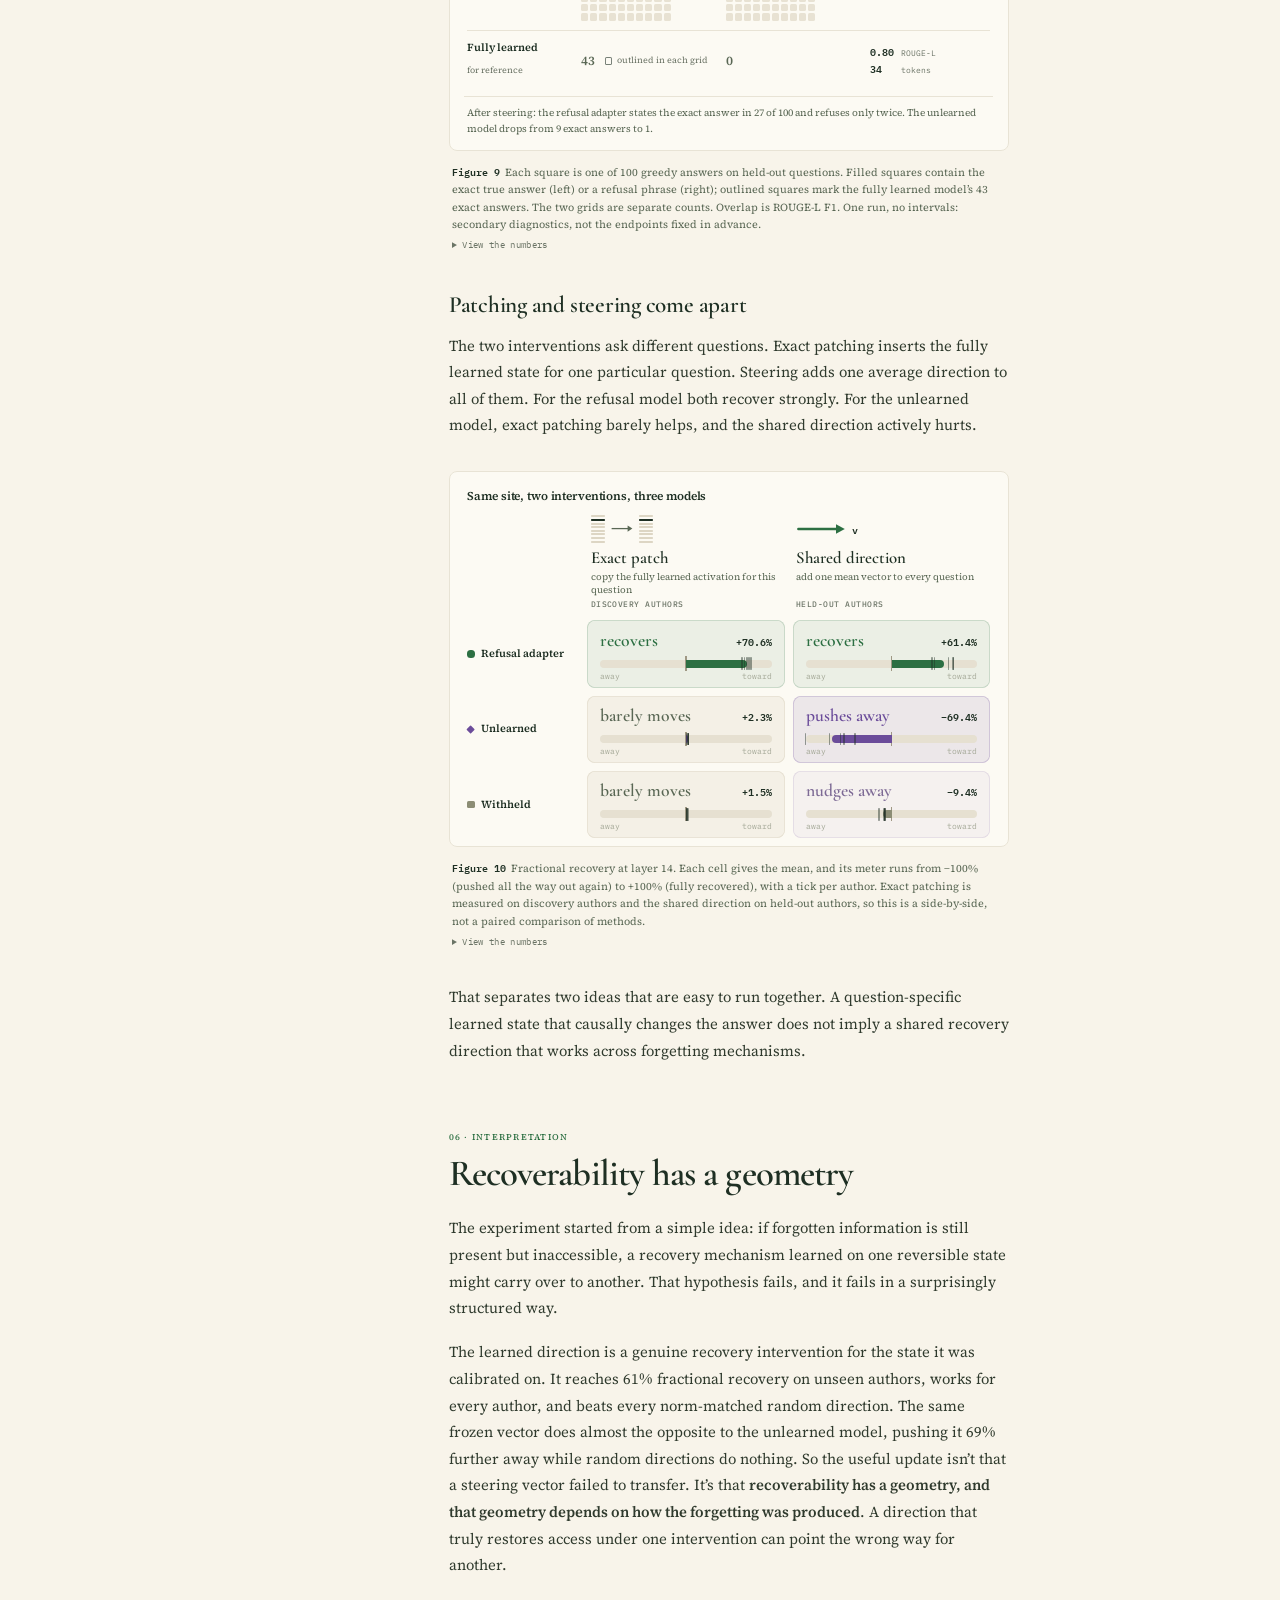
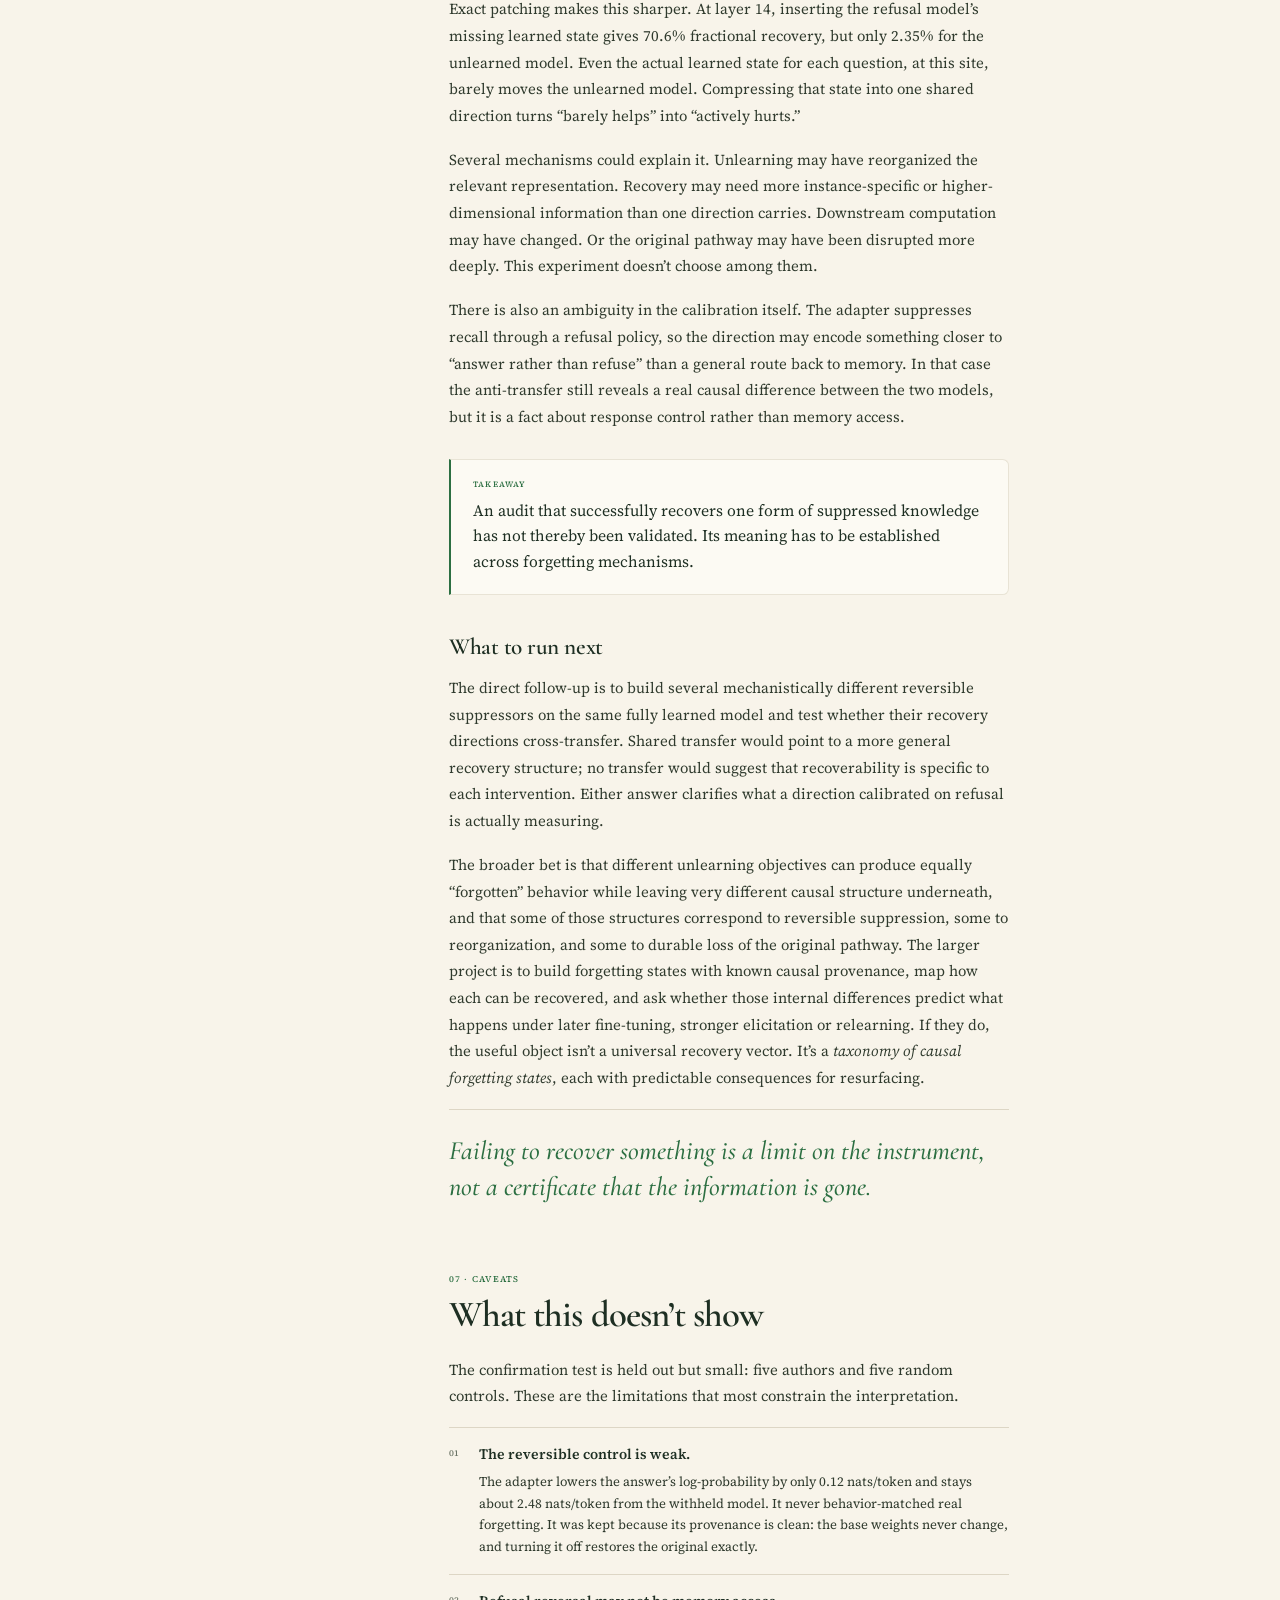
<file: blog1.html>
<!doctype html>
<html lang="en">
<head>
<meta charset="utf-8">
<meta name="viewport" content="width=device-width, initial-scale=1">
<meta name="theme-color" content="#f8f4ea">
<meta name="description" content="A steering direction that reopens answers hidden behind a refusal adapter pushes an unlearned model the other way. A small causal audit of forgetting in Llama 3.2 1B, by Satwik Pandey.">
<meta property="og:type" content="article">
<meta property="og:title" content="Can We Trust a Model’s Forgetting? A Causal Audit of Unlearning">
<meta property="og:description" content="A direction that reverses refusal reduces target-answer evidence after unlearning—revealing a limit of transferring recovery mechanisms across model states.">
<meta property="og:site_name" content="Satwik Pandey">
<meta name="author" content="Satwik Pandey">
<title>Can We Trust a Model’s Forgetting? A Causal Audit of Unlearning · Satwik Pandey</title>
<link rel="icon" type="image/svg+xml" href="favicon-animated.svg">
<link rel="shortcut icon" href="artifacts/favicons/favicon-32x32.png">
<link rel="icon" type="image/png" sizes="32x32" href="artifacts/favicons/favicon-32x32.png">
<link rel="icon" type="image/png" sizes="16x16" href="artifacts/favicons/favicon-16x16.png">
<link rel="apple-touch-icon" sizes="180x180" href="artifacts/favicons/apple-touch-icon.png">
<link rel="preconnect" href="https://fonts.googleapis.com">
<link rel="preconnect" href="https://fonts.gstatic.com" crossorigin>
<link href="https://fonts.googleapis.com/css2?family=Cormorant+Garamond:ital,wght@0,500;0,600;1,500&family=IBM+Plex+Mono:wght@400;500;600&family=Source+Serif+4:ital,opsz,wght@0,8..60,400;0,8..60,600;1,8..60,400&display=swap" rel="stylesheet">
<style>/* Page palette and editorial typography follow satwik2711.github.io.
   Series colors: fern (refusal adapter), heather (unlearned), olive-gray (withheld). */
:root{--bg:#f8f4ea;--surface:#fcfaf3;--panel:#efe7d8;--ink:#2f3a2d;--muted:#596754;--soft:#6b7466;--green:#2c6f42;--edge:#ddd6c5;--hair:#e8e3d5;--heading:#1e2f23;--fern:#2c6f42;--heather:#6b4c9a;--olive:#8c8d74;--display:'Cormorant Garamond',Georgia,serif;--body:'Source Serif 4',Georgia,serif;--sans:'Source Serif 4',Georgia,serif;--mono:'IBM Plex Mono',ui-monospace,Menlo,monospace}
*{box-sizing:border-box}html{scroll-behavior:smooth;scroll-padding-top:40px}body{margin:0;background:var(--bg);color:var(--ink);font-family:var(--body);font-size:19px;line-height:1.75;-webkit-font-smoothing:antialiased;text-rendering:optimizeLegibility}
a{color:var(--green);text-decoration-thickness:1px;text-underline-offset:4px}a:hover{color:var(--heading)}button,input,select{font:inherit}button,select{cursor:pointer}
:focus-visible{outline:2px solid var(--green);outline-offset:4px}::selection{background:#d8e6cf}
.skip{position:fixed;top:-100px;left:16px;z-index:100;background:var(--bg);padding:12px}.skip:focus{top:12px}
.progress{position:fixed;inset:0 auto auto 0;height:2px;background:var(--green);z-index:30;width:0}

/* Site navigation, identical to the other pages. */
.navbar{position:relative;z-index:10;border-bottom:1px solid rgba(63,143,86,.2)}
.navbar-inner{max-width:1100px;margin:0 auto;padding:0 48px;display:flex;align-items:center;justify-content:space-between;height:52px}
.navbar-name,.navbar-links a{font:400 14px/1.4 var(--body);letter-spacing:.14em;text-transform:uppercase;color:var(--muted);text-decoration:none;transition:color .2s;white-space:nowrap}
.navbar-name:hover,.navbar-links a:hover,.navbar-links a.active{color:#3f8f56}
.navbar-links{display:flex;align-items:center;gap:32px}.navbar-links .nav-dot{width:3px;height:3px;border-radius:50%;background:#8c8d74}

/* Title block. */
.hero{max-width:1000px;margin:auto;padding:88px 38px 0}
.kicker{font:500 11px/1.5 var(--mono);letter-spacing:.14em;text-transform:uppercase;color:var(--green);display:flex;gap:14px;align-items:center;flex-wrap:wrap}
.kicker span+span:before{content:'';display:inline-block;width:4px;height:4px;border-radius:50%;background:currentColor;opacity:.5;margin-right:14px;vertical-align:middle}
h1{font:600 clamp(52px,7vw,92px)/1 var(--display);letter-spacing:-.035em;color:var(--heading);margin:26px 0 0;max-width:900px}h1 em{font-weight:500;color:var(--green)}
.dek{font-size:23px;line-height:1.55;max-width:740px;color:var(--muted);margin:28px 0 0}
.byline{display:flex;flex-wrap:wrap;gap:8px 30px;margin-top:38px;padding:18px 0;border-top:1px solid var(--edge);border-bottom:1px solid var(--edge);font:12px/1.5 var(--sans);color:var(--muted)}
.byline div{display:flex;flex-direction:column;gap:3px}.byline b{font:500 10px/1.4 var(--mono);letter-spacing:.12em;text-transform:uppercase;color:var(--soft)}.byline a{text-decoration:none}

/* Summary and headline figure. */
.brief{max-width:1000px;margin:44px auto 0;padding:0 38px}
.brief-inner{background:var(--panel);border-radius:10px;padding:30px 36px 28px;display:grid;grid-template-columns:150px 1fr;gap:28px}
.brief h2{font:500 11px/1.6 var(--mono);letter-spacing:.14em;text-transform:uppercase;color:var(--green);margin:4px 0 0}
.brief ol{margin:0;padding:0;list-style:none;counter-reset:b}.brief li{counter-increment:b;position:relative;padding-left:34px;font-size:17.5px;line-height:1.65;margin:0 0 12px}.brief li:last-child{margin-bottom:0}
.brief li:before{content:counter(b,decimal-leading-zero);position:absolute;left:0;top:3px;font:500 11px/1.6 var(--mono);color:var(--soft)}
.fig.hero-figure{max-width:1000px;margin:40px auto 0;padding:0 38px}

/* Layout: contents · text · margin notes. */
.layout{display:grid;grid-template-columns:170px minmax(0,700px) 1fr;gap:0 52px;max-width:1240px;padding:0 38px;margin:72px auto 96px}
.toc{position:sticky;top:36px;align-self:start;font:12px/1.5 var(--sans);color:var(--muted)}
.toc .label{font:500 10px/1.5 var(--mono);letter-spacing:.14em;text-transform:uppercase;margin-bottom:14px;color:var(--soft)}
.toc a{display:flex;gap:10px;text-decoration:none;color:var(--muted);padding:7px 0 7px 14px;border-left:1px solid var(--edge);transition:color .2s,border-color .2s}
.toc a span{font:11px/1.6 var(--mono);color:var(--soft)}.toc a:hover{color:var(--green)}
.toc a.active{border-left:2px solid var(--green);padding-left:13px;color:var(--heading);font-weight:600}.toc a.active span{color:var(--green)}
.toc-foot{margin-top:28px;font-size:11px}.toc-foot a{border:0;padding:4px 0}
.article{min-width:0;grid-column:2;position:relative}
.article section{margin:0 0 84px}.article p{margin:0 0 22px}
.section-index{font:500 11px/1.5 var(--mono);letter-spacing:.14em;text-transform:uppercase;color:var(--green)}
.article h2{font:600 46px/1.1 var(--display);letter-spacing:-.025em;color:var(--heading);margin:12px 0 26px}
.article h3{font:600 29px/1.25 var(--display);letter-spacing:-.01em;color:var(--heading);margin:48px 0 16px}
.article h4{font:600 18px/1.4 var(--body);color:var(--heading);margin:0 0 8px}
.article strong{font-weight:600}.lead{font-size:22px;line-height:1.6;color:var(--heading)}
.callout{margin:36px 0;padding:24px 28px;background:var(--surface);border:1px solid var(--hair);border-left:3px solid var(--green);border-radius:0 8px 8px 0}
.callout .tag{font:500 10px/1.5 var(--mono);letter-spacing:.14em;text-transform:uppercase;color:var(--green);display:block;margin-bottom:8px}
.callout p{margin:0;font-size:20px;line-height:1.6;color:var(--heading)}
.small-note{font-size:15px;line-height:1.65;color:var(--muted)}
.closing{font:500 italic 33px/1.35 var(--display);color:var(--green);padding:30px 0 0;margin:40px 0 0;border-top:1px solid var(--edge)}


/* Equations. */
.equation{margin:28px 0;padding:22px 20px;background:var(--surface);border:1px solid var(--hair);border-radius:8px;text-align:center;font:19px/1.6 Georgia,'Times New Roman',serif;overflow-x:auto}
.equation var{font-style:italic}.equation .op{padding:0 .3em}
.frac{display:inline-flex;flex-direction:column;align-items:center;vertical-align:middle;margin:0 .3em}.frac>span:first-child{padding:0 8px 4px;border-bottom:1px solid var(--ink)}.frac>span:last-child{padding:4px 8px 0}
.equation .explain{display:block;font:12.5px/1.6 var(--sans);color:var(--muted);margin-top:12px}

/* Teacher-forcing strip */
.tf{margin:-12px 0 30px;padding:18px 20px 14px;background:var(--surface);border:1px solid var(--hair);border-radius:8px}
.tf-grid{display:grid;grid-template-columns:54px minmax(0,1.9fr) repeat(4,minmax(0,1fr));gap:6px 8px;align-items:center}
.tf-lab{font:500 10px/1 var(--mono);letter-spacing:.06em;text-transform:uppercase;color:var(--soft)}
.tf-in{font:500 12px/1.3 var(--mono);color:var(--ink);text-align:center;padding:7px 6px;border-radius:6px;background:#efeadf}
.tf-in.q{font-family:var(--sans);font-weight:400;color:var(--muted);text-align:left;background:#f1ede3}
.tf-arrow{text-align:center;font:12px/1 var(--sans);color:#b3ac98}
.tf-bars{grid-column:2/-1;position:relative;display:grid;grid-template-columns:minmax(0,1.9fr) repeat(4,minmax(0,1fr));column-gap:8px;height:50px;align-items:end;justify-items:center;margin-top:4px}
.tf-bar{position:relative;width:18px;height:100%;border-radius:3px;background:#ece6d8;overflow:hidden}
.tf-bar i{position:absolute;left:0;right:0;bottom:0;background:var(--fern);border-radius:3px 3px 0 0;transition:transform .7s cubic-bezier(.3,.7,.2,1) calc(var(--i)*.1s);transform-origin:bottom}
.js .tf.anim:not(.on) .tf-bar i{transform:scaleY(0)}
.tf-mean{position:absolute;left:0;right:0;height:0;border-top:1.5px dashed #1e2f238c;pointer-events:none}
.tf-mean em{position:absolute;left:0;top:-17px;font:500 10.5px/1 var(--mono);font-style:normal;color:var(--heading)}
.tf-out{font:600 12px/1.3 var(--mono);color:var(--heading);padding:6px;border-radius:6px;background:#2c6f4214;box-shadow:inset 0 0 0 1px #2c6f4233;text-align:center}
.tf-note{margin:12px 0 0!important;font:12px/1.55 var(--sans);color:var(--soft)}
/* Literature cards. */
.lit{display:grid;grid-template-columns:1fr 1fr;gap:14px;margin:26px 0 30px}
.lit-item{background:var(--surface);border:1px solid var(--hair);border-radius:8px;padding:20px 22px}
.lit-item .src{font:500 10px/1.5 var(--mono);letter-spacing:.1em;text-transform:uppercase;color:var(--soft);margin-bottom:8px}
.lit-item .src a{color:inherit}.lit-item p{font-size:15.5px;line-height:1.62;margin:0}

/* Method steps and data splits. */
.steps{display:grid;grid-template-columns:repeat(4,1fr);margin:30px 0;counter-reset:s;border-top:1px solid var(--edge)}
.steps div{position:relative;padding:16px 16px 4px 0;font:13px/1.55 var(--sans);color:var(--muted)}
.steps div:not(:last-child):after{content:'→';position:absolute;right:8px;top:14px;color:var(--olive);font-size:14px}
.steps small{display:block;font:500 10px/1.5 var(--mono);color:var(--green);letter-spacing:.1em}.steps b{display:block;font:600 22px/1.3 var(--display);color:var(--heading);margin:2px 0 4px}
/* Figures. */
.fig{margin:40px 0 44px}
.fig-panel{background:var(--surface);border:1px solid var(--hair);border-radius:10px;padding:18px 18px 10px}
.fig-top{display:flex;justify-content:space-between;align-items:center;gap:12px 18px;flex-wrap:wrap;padding:2px 4px 8px}
.fig-title{font:600 15px/1.35 var(--sans);color:var(--heading);letter-spacing:-.01em}
.legend{display:flex;flex-wrap:wrap;gap:6px 16px;font:12px/1.5 var(--sans);color:var(--muted)}
.legend span{display:inline-flex;align-items:center;gap:7px}
.key{display:inline-block;width:9px;height:9px;border-radius:50%;background:var(--fern);margin-right:6px;vertical-align:0}
.key.c-s,.key.c-u,.key.c-w{background:var(--c)}.key.c-u{border-radius:1px;transform:rotate(45deg) scale(.9)}.key.c-w{border-radius:2px}.key.ring{background:transparent;box-shadow:inset 0 0 0 1.5px #8f907e}
.controls{display:none;align-items:center;gap:12px 18px;flex-wrap:wrap;font:12px/1.5 var(--sans);color:var(--muted)}.js .controls{display:flex}
.controls label{display:flex;align-items:center;gap:10px}
.controls input[type=range]{accent-color:var(--green);width:170px;max-width:42vw}
.controls output{font:600 12px var(--mono);color:var(--heading);min-width:1.5em}
.seg{display:inline-flex;padding:3px;background:#f1ece0;border:1px solid var(--hair);border-radius:999px}
.seg button{border:0;border-radius:999px;background:none;color:var(--muted);font:12px/1.2 var(--sans);padding:6px 13px;transition:background .15s,color .15s}
.seg button[aria-pressed=true]{background:var(--heading);color:#fbf8ef}.seg button:hover:not([aria-pressed=true]){color:var(--heading)}
.controls select{border:1px solid var(--edge);padding:6px 28px 6px 12px;border-radius:999px;background:var(--surface);color:var(--ink);font:12px var(--sans)}
.readout{font:12.5px/1.6 var(--sans);color:var(--muted);padding:10px 4px 6px;border-top:1px solid var(--hair);margin-top:6px;min-height:42px}
.readout strong{color:var(--heading)}.readout .dot{margin:0 8px;color:var(--olive)}.readout .key{margin-left:2px}
.fig figcaption{font:13.5px/1.62 var(--sans);color:var(--muted);padding:14px 4px 0;max-width:680px}
.fig figcaption b{font:600 12px var(--mono);color:var(--heading);margin-right:6px}.fig figcaption strong{color:var(--ink)}
.fig-data{font:12px/1.6 var(--sans);padding:6px 4px 0}.fig-data summary{cursor:pointer;color:var(--soft);font:11px/1.6 var(--mono);letter-spacing:.04em;width:max-content}.fig-data summary:hover{color:var(--green)}
.table-scroll{overflow-x:auto;margin:8px 0 6px}
table{border-collapse:collapse;width:100%;font:12px/1.55 var(--sans);text-align:left}
th{font-weight:600;color:var(--heading);border-bottom:1px solid var(--edge);padding:9px 10px}td{padding:9px 10px;border-bottom:1px solid var(--hair);font-family:var(--mono);font-size:11.5px}
th:first-child,td:first-child{padding-left:0}
.provenance-copy{min-height:96px}
.tooltip{position:fixed;z-index:50;pointer-events:none;max-width:280px;background:var(--heading);color:#fbf8ef;padding:9px 12px;border-radius:6px;font:12px/1.55 var(--sans);box-shadow:0 6px 24px #1e2f2326}

/* ---------- Figure components (HTML) ---------- */
.c-s{--c:var(--fern);--t:#2c6f421f}.c-u{--c:var(--heather);--t:#6b4c9a1f}.c-w{--c:var(--olive);--t:#8c8d7426}.c-f{--c:var(--heading);--t:#1e2f2314}
.chart{position:relative;padding:6px 4px 0}
.ease{transition-timing-function:cubic-bezier(.32,.72,.24,1)}
/* Marks */
.dt{position:absolute;top:50%;width:12px;height:12px;border-radius:50%;background:var(--c);box-shadow:0 0 0 2px var(--surface);transform:translate(-50%,-50%);transition:left .75s cubic-bezier(.32,.72,.24,1),top .75s cubic-bezier(.32,.72,.24,1),opacity .3s,scale .18s;cursor:crosshair;z-index:3}
.dt.dia{width:11px;height:11px;border-radius:2px;transform:translate(-50%,-50%) rotate(45deg)}
.dt.sq{width:11px;height:11px;border-radius:2.5px}
.dt.ho{background:var(--surface);box-shadow:inset 0 0 0 2px var(--c)}
.dt.mini{width:7px;height:7px;opacity:.5;box-shadow:none;z-index:2}.dt.mini.dia{width:6px;height:6px}
.dt.big{width:15px;height:15px}.dt.big.dia{width:13px;height:13px}
.dt:hover,.dt:focus-visible{scale:1.4;outline:none;z-index:5}
.arw{position:absolute;top:50%;height:0;transition:left .75s cubic-bezier(.32,.72,.24,1),width .75s cubic-bezier(.32,.72,.24,1),clip-path 1.1s cubic-bezier(.3,.7,.2,1) .1s;clip-path:inset(-9px 0 -9px 0);z-index:2}
.arw:before{content:'';position:absolute;top:-1.5px;height:3px;left:8px;right:15px;background:var(--c);border-radius:2px}
.arw:after{content:'';position:absolute;top:-6px;border-top:6px solid transparent;border-bottom:6px solid transparent}
.arw.r:after{right:8px;border-left:10px solid var(--c)}.arw.l:before{left:15px;right:8px}.arw.l:after{left:8px;border-right:10px solid var(--c)}
.band{position:absolute;top:50%;height:16px;border-radius:8px;background:var(--t);box-shadow:inset 0 0 0 1px color-mix(in srgb,var(--c) 22%,transparent);transform:translateY(-50%);transition:left .75s cubic-bezier(.32,.72,.24,1),width .75s cubic-bezier(.32,.72,.24,1),opacity .4s;z-index:1}
.val{position:absolute;top:50%;transform:translate(-50%,13px);font:600 12px/1 var(--mono);color:var(--heading);white-space:nowrap;transition:left .75s cubic-bezier(.32,.72,.24,1),opacity .4s}
.refline{position:absolute;top:0;bottom:0;width:0;border-left:1.5px solid var(--heading);transition:left .75s cubic-bezier(.32,.72,.24,1);z-index:1}
.refline em,.startline em{position:absolute;top:-22px;left:0;transform:translateX(-50%);font:600 11px/1 var(--sans);font-style:normal;color:var(--heading);white-space:nowrap}
.startline{position:absolute;top:0;bottom:0;width:0;border-left:1px dashed #b9b29f;transition:left .75s,opacity .4s}.startline em{color:var(--soft);font-weight:400}
.refline.thin{border-left:1.5px dashed #1e2f238c}.refline.thin em{font:500 10px/1 var(--mono);top:-14px;color:var(--soft)}.refline.thin.rt em{transform:translateX(calc(-100% + 6px))}
/* Draw-in, the first time a figure is seen */
.js .anim:not(.on) .draw.r,.js .anim:not(.on) .bar.r{clip-path:inset(-9px 100% -9px 0)}
.js .anim:not(.on) .draw.l,.js .anim:not(.on) .bar.l{clip-path:inset(-9px 0 -9px 100%)}
.js .anim:not(.on) .end,.js .anim:not(.on) .val,.js .anim:not(.on) .band,.js .anim:not(.on) .mini{opacity:0}
.js .anim .end,.js .anim .val,.js .anim .mini{transition-delay:0s,0s,.75s,0s}

/* Workflow */
.wfl{display:flex;flex-direction:column;gap:12px;padding-top:4px}
.wfl-split{display:grid;grid-template-columns:3fr 1fr;gap:12px;font:12px/1.3 var(--sans);color:var(--muted)}
.wfl-split span{display:flex;align-items:center;gap:6px;padding:7px 12px;border-radius:7px}.wfl-split b{color:var(--heading);font-weight:600}
.wfl-split .disc{background:#8c8d741f;box-shadow:inset 0 0 0 1px #8c8d7440}.wfl-split .conf{background:var(--heading);color:#d8dccf}.wfl-split .conf b{color:#fbf8ef}.wfl-split svg{width:12px;height:12px;flex:none}
.wfl-steps{display:grid;grid-template-columns:repeat(4,1fr);gap:12px}
.wstep{position:relative;display:flex;flex-direction:column;gap:10px;padding:14px 14px 12px;border-radius:10px;background:#f6f2e8;border:1px solid transparent;cursor:pointer;transition:border-color .25s,background .25s,transform .25s}
.wstep:hover{border-color:#d6cfbd}.wstep.sel{background:var(--surface);border-color:var(--heading)}
.wstep:not(.last):after{content:'';position:absolute;right:-11px;top:50%;width:10px;height:10px;margin-top:-5px;border-top:1.6px solid #a9a290;border-right:1.6px solid #a9a290;transform:rotate(45deg);z-index:2}
.wstep.last{background:#efeadc}
.ws-head{display:flex;align-items:baseline;gap:8px}.ws-head small{font:500 10.5px/1 var(--mono);color:var(--fern)}.ws-head b{font:600 22px/1.1 var(--display);color:var(--heading)}
.ws-where{margin-left:auto;font:500 9.5px/1 var(--mono);letter-spacing:.06em;text-transform:uppercase;color:var(--soft);display:none}
.ws-art{height:84px;display:flex;flex-direction:column;justify-content:center;color:var(--heading)}
.wstep p{margin:0!important;font:12.5px/1.5 var(--sans);color:var(--muted);flex:1}
.ws-out{font:500 11px/1.3 var(--mono);color:var(--heading);padding-top:8px;border-top:1px solid #e2dccb}
.art-recover{display:flex;align-items:center;justify-content:center;gap:6px}.art-recover svg{width:46px;height:24px;color:var(--heading);margin-bottom:46px}
.mini-stack{display:grid;grid-template-rows:repeat(16,1fr);gap:2px;width:30px;height:62px}.mini-stack i{background:#e2dbca;border-radius:1px}.mini-stack i.hot{background:var(--heading)}.mini-stack.recv i.hot{background:var(--fern)}
.art-recover .col{display:flex;flex-direction:column;align-items:center;gap:6px}.art-recover .col span{font:10px/1 var(--mono);color:var(--soft);white-space:nowrap}
.art-fan{width:100%;height:70px}.art-fan text{font:600 13px var(--mono);fill:var(--heading)}
.art-freeze{display:flex;align-items:center;gap:10px}.art-freeze svg{width:30px;height:30px;flex:none;color:var(--heading)}
.chips{display:flex;flex-wrap:wrap;gap:4px}.chips span{font:500 10.5px/1 var(--mono);padding:4px 7px;border-radius:999px;background:var(--surface);box-shadow:inset 0 0 0 1px #d6cfbd;color:var(--heading)}
.art-transfer{display:flex;flex-direction:column;gap:5px}
.rx{display:grid;grid-template-columns:8px 1fr auto auto;align-items:center;gap:7px;font:11.5px/1 var(--sans);color:var(--heading)}
.rx .sw{width:8px;height:8px;border-radius:50%;background:var(--c)}.rx.c-u .sw{border-radius:1px;transform:rotate(45deg) scale(.85)}.rx.c-w .sw{border-radius:2px}
.rx b{font-weight:600;white-space:nowrap;font-size:11px}.rx code{font:500 10px var(--mono);color:var(--muted);white-space:nowrap}.rx em{display:none}
.rx .q{width:18px;height:18px;border-radius:50%;display:inline-flex;align-items:center;justify-content:center;font:600 11px var(--mono);color:var(--surface);background:var(--c)}
.wfl-foot{display:flex;align-items:center;gap:8px;font:12.5px/1.5 var(--sans);color:var(--muted);padding:2px 2px 0}
.js .anim:not(.on) .wstep{opacity:0;transform:translateY(8px)}
.js .anim .wstep{transition:opacity .5s ease calc(var(--n)*.16s),transform .5s ease calc(var(--n)*.16s),border-color .25s,background .25s}
/* Lanes */
.lanes{--lab:176px;--lh:58px;position:relative;padding-top:30px}
.lanes-ov{position:absolute;left:var(--lab);right:0;top:8px;bottom:var(--axh,50px);pointer-events:none}.lanes-ov>*{pointer-events:auto}
.vgrid i{position:absolute;top:22px;bottom:0;width:1px;background:var(--hair)}.vgrid i.z{background:#cdc6b3}
.lane{display:grid;grid-template-columns:var(--lab) minmax(0,1fr);align-items:center;position:relative;transition:opacity .35s,background .35s;border-radius:8px}
.lane-lab{padding-right:16px;font:12px/1.4 var(--sans);color:var(--muted)}.lane-lab span{display:block}.lane-lab b{display:block;font:600 13.5px/1.35 var(--sans);color:var(--heading)}
.lane-track{position:relative;height:var(--lh)}
.lanes-ax{margin-left:var(--lab);position:relative;padding-top:28px}
.axis span{position:absolute;top:8px;transform:translateX(-50%);font:11px/1 var(--mono);color:var(--soft);white-space:nowrap}
.ax-title{text-align:center;font:12px/1.4 var(--sans);color:var(--muted);padding-top:28px}
.lanes .ax-title{padding-top:2px}
.hero-lanes{--lh:70px}
.tight{--lh:38px;--lab:150px}.tight .lane-lab b{font-size:13px}.tight .lane-lab span{font:10.5px var(--mono);color:var(--soft)}
.tight .lane.is-mean{border-bottom:1px solid var(--hair);margin-bottom:4px;--lh:46px}
.tight .lane.is-dim{opacity:.22}.tight .lane.is-sel{background:#1e2f230a}
.span-line{position:absolute;top:50%;height:2px;margin-top:-1px;background:#dcd5c3;transition:left .75s cubic-bezier(.32,.72,.24,1),width .75s cubic-bezier(.32,.72,.24,1)}
.dir-hint{position:absolute;top:0;width:0;transition:left .75s}.dir-hint em{position:absolute;top:2px;font:10.5px/1 var(--sans);font-style:normal;color:var(--soft);white-space:nowrap}.dir-hint .l{right:8px}.dir-hint .r{left:8px}
.swarm{--lh:86px;--lab:190px}.swarm .lane{border-top:1px solid var(--hair)}.swarm .lane.diff{background:#6b4c9a0a;border-radius:0 0 8px 8px}
.swarm .lane-lab i{font-style:normal;color:var(--heading);font-weight:600}
.dt.rnd{width:7px;height:7px;box-shadow:inset 0 0 0 1.5px #8f907e;background:transparent;z-index:2}
.dt.solid{opacity:.95}
.mean-tick{position:absolute;top:6px;bottom:6px;width:0;border-left:2px solid var(--c);z-index:1}.mean-tick em{position:absolute;bottom:-2px;left:6px;font:600 11px/1 var(--mono);font-style:normal;color:var(--heading);white-space:nowrap}
.linking [data-dir],.linking [data-author]{opacity:.12;transition:opacity .2s}.linking [data-dir].lit,.linking [data-author].lit{opacity:1}.linking .dt.lit{scale:1.35}

/* Provenance tree */
.tree{display:block;width:100%;height:auto}.tree.narrow{display:none}.tree .node{cursor:pointer}.tree .node:hover rect:first-of-type{stroke:var(--heading)}
/* Lineage */
.lin{--cols:150px 1fr 1.3fr 150px;display:flex;flex-direction:column;gap:6px;padding:4px 0}
.lin-row{display:grid;grid-template-columns:var(--cols);align-items:center;padding:10px 12px;border-radius:10px;border:1px solid transparent;transition:background .35s,border-color .35s,opacity .35s}
.lin-row[data-node]{cursor:pointer;opacity:.62}.lin-row[data-node]:hover{opacity:.9;background:#1e2f2306}
.lin-row.sel{opacity:1;background:var(--t);border-color:color-mix(in srgb,var(--c) 30%,transparent)}
.lin-head{padding:0 12px 4px;font:500 10px/1.4 var(--mono);letter-spacing:.1em;text-transform:uppercase;color:var(--soft)}.lin-head span{text-align:center}.lin-head span:first-child{text-align:left;text-transform:none;letter-spacing:0;font-size:11px}.lin-head span:last-child{text-align:left;padding-left:14px}
.lin-name b{display:block;font:600 14px/1.3 var(--sans);color:var(--heading)}.lin-name em{font:500 10px/1.6 var(--mono);font-style:normal;letter-spacing:.1em;text-transform:uppercase;color:var(--c)}
.lin-stage{position:relative;display:flex;justify-content:center;align-items:center;min-height:46px}
.lin-stage:before{content:'';position:absolute;left:0;right:0;top:50%;height:1.5px;background:#d6cfbd}
.lin-stage:nth-child(2):before{left:-14px}.lin-stage:nth-child(2):after{content:'';position:absolute;left:-18px;top:50%;width:8px;height:8px;margin-top:-4px;border-radius:50%;background:#bfb8a4}
.lin-stage.none:before{background:repeating-linear-gradient(90deg,#d6cfbd 0 4px,transparent 4px 9px)}
.pill{position:relative;z-index:1;display:inline-block;text-align:center;background:var(--surface);border:1px solid #d6cfbd;border-radius:10px;padding:6px 12px;font:12px/1.35 var(--sans);color:var(--ink);max-width:94%}
.pill small{display:block;font-size:10.5px;color:var(--soft)}
.pill.act{border-color:var(--c);box-shadow:0 0 0 3px var(--t);color:var(--heading);font-weight:600}.pill.act small{font-weight:400}
.lin-row.ref .pill{background:#f1ede1}
.lin-out{display:grid;grid-template-columns:1fr auto;align-items:center;gap:2px 10px;padding-left:14px}
.lin-out .gap{grid-column:1/-1;height:6px;border-radius:3px;background:#ebe5d6;overflow:hidden}.lin-out .gap i{display:block;height:100%;background:var(--c);border-radius:3px}
.lin-out b{font:600 13px/1.2 var(--mono);color:var(--heading)}.lin-out small{font:11px var(--sans);color:var(--soft);text-align:right}
.lin-loop{display:flex;align-items:center;gap:8px;margin:6px 12px 0;font:12.5px/1.5 var(--sans);color:var(--fern)}.lin-loop svg{width:16px;height:16px;flex:none}

/* Author splits */
.splits-fig{display:flex;flex-direction:column;gap:10px}
.sg-cap{font:500 10px/1.4 var(--mono);letter-spacing:.1em;text-transform:uppercase;color:var(--soft);margin-top:4px}
.sg-row{display:flex;gap:16px}
.sg{display:flex;flex-direction:column;gap:10px;min-width:0}
.sg-tiles{display:flex;gap:4px}
.tile{flex:1;min-width:0;height:42px;display:flex;align-items:center;justify-content:center;border-radius:6px;font:500 10.5px/1 var(--mono);color:var(--ink);background:#e9e3d3;transition:transform .2s;cursor:default}
.tile:hover{transform:translateY(-2px)}
.disc .tile{background:#8c8d742e;box-shadow:inset 0 0 0 1px #8c8d7455}
.conf .tile{background:var(--heading);color:#f3eee1}
.res .tile{background:transparent;box-shadow:inset 0 0 0 1px #cfc8b5;color:var(--faint,#9a9e8f)}
.ctl .tile{background:#2c6f4214;box-shadow:inset 0 0 0 1px #2c6f4240;color:var(--fern)}
.sg.ctl{flex:0 0 calc(25% - 12px)!important}
.sg-lab{font:12px/1.45 var(--sans);color:var(--muted)}.sg-lab b{display:flex;align-items:center;gap:6px;font-weight:600;color:var(--heading);font-size:12.5px}.sg-lab svg{width:12px;height:12px}

/* Method schematic */
.mth{position:relative}.mth.narrow{display:none}
.mth-links{position:absolute;inset:0;width:100%;height:100%;overflow:visible;pointer-events:none}
.lk{fill:none;stroke-width:2;vector-effect:non-scaling-stroke;transition:opacity .45s}.lk-patch{stroke:var(--heading)}.lk-steer{stroke:var(--fern)}
.mth-head{position:absolute;width:0;height:0;border-left:6px solid transparent;border-right:6px solid transparent;border-top:9px solid var(--heading);transform:translateX(-50%);transition:border-color .45s}
.mode-steer .mth-head{border-top-color:var(--fern)}
.patch-only,.steer-only,.lk{transition:opacity .45s}
.mode-patch .steer-only,.mode-patch .lk-steer,.mode-steer .patch-only,.mode-steer .lk-patch{opacity:0;pointer-events:none}
.mth-note .steer-only,.mth-note .patch-only{display:block}.mode-patch .mth-note .steer-only,.mode-steer .mth-note .patch-only{display:none}
.pass{position:absolute}
.pass-title{margin-top:14px;font:12px/1.45 var(--sans)}.pass-title b{display:block;font:600 13px/1.3 var(--sans);color:var(--heading)}.pass-title span{font:12px var(--sans);color:var(--muted)}
.cells{display:grid;gap:3px 6px}.cells i{height:7px;border-radius:2px;background:#e8e2d3;transition:background .45s}
.donor .cells i:nth-child(5n),.recv .cells i:nth-child(8n+5){background:#dbd3bf}
.cells i.ans{background:transparent!important;box-shadow:inset 0 0 0 1px #ddd6c4}
.cells i.hot{background:var(--heading)!important;box-shadow:0 0 0 3px #1e2f2318}
.mode-steer .recv .cells i.hot{background:var(--fern)!important;box-shadow:0 0 0 3px #2c6f4226}
.toks{display:grid;gap:6px;margin-top:9px;font:10.5px/1 var(--mono);color:var(--soft);text-align:center}.toks .q{color:var(--heading);font-weight:600}.toks .a{color:#aaa99a}
.ans-brace{position:absolute;right:0;height:7px;border:1px solid #b8b2a1;border-top:0}.ans-brace span{position:absolute;top:12px;left:50%;transform:translateX(-50%);font:11px var(--sans);color:var(--muted);white-space:nowrap}
.layer-tags{position:absolute;width:0}.layer-tags span{position:absolute;right:8px;transform:translateY(-1px);font:9.5px/1 var(--mono);color:#a8a797}.layer-tags span:first-child{color:var(--heading);font-weight:600}
.vec,.vec-src,.vec-norm,.vec-bar{position:absolute;font:12px/1.45 var(--sans)}
.vec b{display:block;font:600 13px/1.3 var(--sans);color:var(--heading)}.vec span{font:12px var(--sans);color:var(--muted)}
.vec-bar{height:4px;background:var(--fern);border-radius:2px}.vec-bar:after{content:'';position:absolute;right:-8px;top:-5px;border-left:10px solid var(--fern);border-top:7px solid transparent;border-bottom:7px solid transparent}
.vec-norm{font:600 11.5px var(--mono);color:var(--heading)}
.vec-src span{display:block;font:11.5px/1.5 var(--sans);color:var(--muted);margin-top:8px}.vec-src code{font:11px var(--mono);color:var(--ink)}
.cards{position:relative;height:44px}.cards i{position:absolute;width:72%;height:26px;border-radius:5px;background:#f8f5ec;box-shadow:inset 0 0 0 1px #d6cfbd}
.cards i:nth-child(2){left:6px;top:5px}.cards i:nth-child(3){left:12px;top:10px}.cards i:nth-child(4){left:18px;top:15px}
.cards s{position:absolute;left:10px;right:16px;top:12px;height:2px;background:linear-gradient(90deg,var(--heading) 0 56%,var(--fern) 56%)}
.lk-label.rt{transform:translateX(-100%)!important}.lk-label{position:absolute;transform:translateX(-50%);font:12px/1.3 var(--sans);color:var(--heading);white-space:nowrap;background:var(--surface);padding:2px 6px;border-radius:4px}.lk-label code{font:600 11.5px var(--mono)}
.mth-note{margin:12px 0 0;padding:12px 2px 2px;border-top:1px solid var(--hair);font:13px/1.55 var(--sans);color:var(--muted)}.mth-note b{color:var(--heading)}

/* Line charts */
.lc{position:relative;padding:26px 16px 0 54px}.lc.with-ends{padding-right:112px}.lc.geo{padding-right:44px}
.lc-y{position:absolute;left:0;top:26px;height:var(--ph,280px);width:16px;display:flex;align-items:center;justify-content:center;writing-mode:vertical-rl;transform:rotate(180deg);font:12px var(--sans);color:var(--muted);white-space:nowrap}
.lc.geo .lc-y{--ph:340px}
.lc-plot{position:relative}
.hgrid i{position:absolute;left:0;right:0;height:1px;background:var(--hair)}.hgrid i.z{background:#cdc6b3}
.hgrid b{position:absolute;right:calc(100% + 10px);top:0;transform:translateY(-50%);font:400 11px/1 var(--mono);color:var(--soft)}
.lc-plot svg{position:absolute;inset:0;width:100%;height:100%;overflow:visible}
.ln{fill:none;stroke:var(--c);stroke-width:2.25;vector-effect:non-scaling-stroke;stroke-linejoin:round;stroke-linecap:round;transition:d .75s cubic-bezier(.32,.72,.24,1)}
.ln.dash{stroke-dasharray:6 5;stroke-width:2}.ln.dotted{stroke-dasharray:1 5;stroke-width:2.5}
.ln-band{fill:var(--t);stroke:none;transition:d .75s cubic-bezier(.32,.72,.24,1)}
.ln-author{fill:none;stroke:var(--c);stroke-width:1.2;opacity:.3;vector-effect:non-scaling-stroke}
.col-hl{position:absolute;top:-8px;bottom:0;width:22px;transform:translateX(-50%);background:#1e2f230b;border-radius:6px;transition:left .45s cubic-bezier(.32,.72,.24,1)}.col-hl.wide{width:48px}
.col-hl em{position:absolute;top:-20px;left:50%;transform:translateX(-50%);font:600 11px/1 var(--mono);font-style:normal;color:var(--heading)}
.col-ref{position:absolute;top:0;bottom:0;width:0;border-left:1px dashed #b9b29f;transition:opacity .3s}.col-ref em{position:absolute;bottom:4px;left:5px;font:10.5px/1 var(--mono);font-style:normal;color:var(--soft)}
.end-lab{position:absolute;left:calc(100% + 12px);transform:translateY(-50%);font:12px/1 var(--sans);color:var(--heading);white-space:nowrap;transition:top .75s cubic-bezier(.32,.72,.24,1)}
.end-lab:before{content:'';display:inline-block;width:10px;height:3px;border-radius:2px;background:var(--c);margin-right:7px;vertical-align:middle}
.hit-cols{position:absolute;inset:-8px 0 0;display:flex;z-index:4}.hit-cols button{flex:1;border:0;padding:0;background:transparent;cursor:pointer;border-radius:4px}.hit-cols button:hover{background:#1e2f2306}
.lc-plot .dt{z-index:5;pointer-events:none}
.lc-x{position:relative;height:28px}.lc-x span{position:absolute;top:10px;transform:translateX(-50%);font:11px/1 var(--mono);color:var(--soft);white-space:nowrap}
.lc .ax-title{padding-top:6px}
.j-row{position:relative;height:24px}.j-row span{position:absolute;top:2px;transform:translateX(-50%);font:11px/1 var(--mono);color:#a3a796;padding:4px 9px;border-radius:999px;white-space:nowrap;transition:background .3s,color .3s}.j-row span.on{background:#1e2f230f;color:var(--heading);font-weight:600}
.ray{transition:d .75s cubic-bezier(.32,.72,.24,1);fill:none;stroke:#cfc8b6;stroke-width:1;stroke-dasharray:3 4;vector-effect:non-scaling-stroke}.ray.zero{stroke:#b9b29f;stroke-dasharray:none}
.ray-lab{position:absolute;transition:left .75s cubic-bezier(.32,.72,.24,1),top .75s cubic-bezier(.32,.72,.24,1);font:10.5px/1 var(--mono);color:#a09f8f;white-space:nowrap}.ray-lab.r{transform:translate(7px,-50%)}.ray-lab.b{transform:translate(6px,-160%)}.ray-lab.t{transform:translate(-50%,-150%)}
.geo .dt{pointer-events:auto}
.cluster-lab{position:absolute;transform:translate(-50%,-50%);transition:left .75s cubic-bezier(.32,.72,.24,1),top .75s cubic-bezier(.32,.72,.24,1);font:600 12px/1 var(--sans);color:var(--heading);white-space:nowrap;pointer-events:none}.cluster-lab:before{content:'';display:inline-block;width:8px;height:8px;border-radius:50%;background:var(--c);margin-right:6px;vertical-align:0}
.cluster-lab.rt{transform:translate(0,-50%)}
.geo-hint{position:absolute;right:6px;transition:top .75s cubic-bezier(.32,.72,.24,1),opacity .4s;font:10.5px/1 var(--sans);color:var(--soft);white-space:nowrap}.geo-hint.up{transform:translateY(-150%)}.geo-hint.down{transform:translateY(60%)}

/* Waterfall (selection score) */
.wfall{--lab:200px;--lh:46px}.wfall .lane.w-total{border-top:1px solid var(--hair)}
.wbar{position:absolute;top:50%;height:20px;transform:translateY(-50%);background:var(--c);border-radius:3px;opacity:.9;transition:left .7s cubic-bezier(.32,.72,.24,1),width .7s cubic-bezier(.32,.72,.24,1)}
.wbar.total{height:24px;opacity:1}
.c-p{--c:#b8a98c;--t:#b8a98c26}
.wconn{position:absolute;top:calc(50% + 10px);height:calc(var(--lh) - 20px);width:0;border-left:1px dashed #a9a28f;transition:left .7s cubic-bezier(.32,.72,.24,1)}
.wval{position:absolute;top:50%;transform:translate(9px,-50%);font:600 11.5px/1 var(--mono);color:var(--heading);white-space:nowrap;transition:left .7s cubic-bezier(.32,.72,.24,1)}.wval.l{transform:translate(calc(-100% - 9px),-50%)}
.dt.wau{width:7px;height:7px;opacity:1;background:var(--surface);box-shadow:0 0 0 1.5px var(--c);z-index:3}
.wfall .lane.w-cmp{--lh:58px;margin-top:8px;background:#1e2f2307}
.jpin{position:absolute;top:50%;width:0;transition:left .7s cubic-bezier(.32,.72,.24,1)}
.jpin i{position:absolute;left:-5px;top:-5px;width:10px;height:10px;border-radius:50%;background:#bdb6a2;transition:all .3s}
.jpin.on i{left:-7px;top:-7px;width:14px;height:14px;background:var(--heading);box-shadow:0 0 0 3px #1e2f2318}
.jpin em{position:absolute;left:0;top:-24px;transform:translateX(-50%);font:500 10.5px/1 var(--mono);font-style:normal;color:var(--soft);white-space:nowrap}.jpin.lo em{top:13px}.jpin.on em{color:var(--heading);font-weight:600}
/* Slopegraph */
.slope{fill:none;stroke:#bdb6a3;stroke-width:1.6;vector-effect:non-scaling-stroke;stroke-linejoin:round;transition:d .75s cubic-bezier(.32,.72,.24,1),opacity .3s,stroke .3s}
.slope.mean{stroke:var(--heading);stroke-width:3}.slope.dim{opacity:.15}.slope.sel{stroke:var(--heading);stroke-width:2.2}
.linking .slope[data-author]{opacity:.12}.linking .slope.lit{opacity:1;stroke:var(--heading);stroke-width:2.2}
.slopes .dt{pointer-events:auto}.dt.faded,.slope-lab.faded{opacity:.18}
.vband{position:absolute;width:16px;transform:translateX(-50%);background:var(--t);border-radius:8px;box-shadow:inset 0 0 0 1px color-mix(in srgb,var(--c) 28%,transparent);transition:top .75s cubic-bezier(.32,.72,.24,1),height .75s cubic-bezier(.32,.72,.24,1)}
.mean-pin{position:absolute;width:26px;height:3px;border-radius:2px;background:var(--heading);transform:translate(-50%,-50%);z-index:4;transition:top .75s cubic-bezier(.32,.72,.24,1)}
.mean-pin em{position:absolute;right:calc(100% + 8px);top:-5px;font:600 11px/1 var(--mono);font-style:normal;color:var(--heading);white-space:nowrap;background:var(--surface);padding:1px 3px;border-radius:3px}
.slope-lab{position:absolute;left:calc(86% + 14px);transform:translateY(-50%);font:10.5px/1 var(--mono);color:var(--soft);transition:top .75s cubic-bezier(.32,.72,.24,1),opacity .3s}
.slopes .lc-x span{font:600 12.5px/1 var(--sans);color:var(--heading)}
/* Log-scale controls */
.swarm.log{--lh:98px}
.ratio{position:absolute;top:82px;height:0;border-top:1.5px solid var(--heading);z-index:3}
.ratio:before,.ratio:after{content:'';position:absolute;top:-4px;height:7px;border-left:1.5px solid var(--heading)}.ratio:before{left:0}.ratio:after{right:0}
.ratio em{position:absolute;left:50%;top:-17px;transform:translateX(-50%);font:600 12px/1 var(--mono);font-style:normal;color:var(--heading);background:var(--surface);padding:0 4px}
/* 100-answer grids */
.wf{display:flex;flex-direction:column}
.wf-row{display:grid;grid-template-columns:128px 1fr 1fr 150px;align-items:center;gap:14px;padding:12px 0;border-bottom:1px solid var(--hair)}
.wf-head{padding:0 0 8px;font:500 10px/1.4 var(--mono);letter-spacing:.08em;text-transform:uppercase;color:var(--soft)}
.wf-lab b{display:block;font:600 13.5px/1.3 var(--sans);color:var(--heading)}.wf-lab span{font:11px var(--sans);color:var(--soft)}
.wf-cell{display:flex;align-items:center;gap:12px}
.waffle{display:grid;grid-template-columns:repeat(10,9px);gap:2.5px}
.waffle i{width:9px;height:9px;border-radius:2px;background:#e8e2d3;transition:background-color .35s ease,box-shadow .35s ease;transition-delay:calc(var(--i) * 7ms)}
.waffle i.on{background:var(--c)}.waffle i.ref{box-shadow:inset 0 0 0 1.2px #1e2f2370}.waffle i.on.ref{box-shadow:inset 0 0 0 1.2px #1e2f2399}
.wcount{font:600 24px/1 var(--sans);color:var(--heading);min-width:2ch;font-variant-numeric:proportional-nums}.wcount.sm{font-size:16px;color:var(--muted)}
.wf-stats{display:grid;grid-template-columns:auto 1fr;gap:4px 8px;align-items:baseline;font:12px/1.3 var(--sans)}
.wf-stats b{font:600 13px/1 var(--mono);color:var(--heading)}.wf-stats small{font:11px var(--sans);color:var(--soft)}.wf-stats .u{font:10px/1 var(--mono);color:var(--soft)}
.wf-ref{border-bottom:0}.wf-ref .wcount{order:-1}
.ref-key{display:inline-flex;align-items:center;gap:7px;font:11px/1.3 var(--sans);color:var(--soft)}.ref-key:before{content:'';width:9px;height:9px;border-radius:2px;box-shadow:inset 0 0 0 1.2px #1e2f2399;flex:none}.ref-key:after{content:'outlined in each grid'}
/* Equation rows (selection score) */
.eq{display:flex;flex-direction:column;gap:8px}
.eq-row{display:grid;grid-template-columns:84px minmax(0,1fr) 22px minmax(0,1fr) 22px minmax(0,1fr) 22px minmax(0,1.15fr);align-items:center;padding:12px 14px;border-radius:10px;border:1px solid transparent;transition:background .3s}
.eq-row.chosen{background:#1e2f2309;border-color:#1e2f231f}
.eq-head{padding:0 14px;font:500 10px/1.35 var(--mono);letter-spacing:.06em;text-transform:uppercase;color:var(--soft)}.eq-head span{text-align:center}
.eq-a b{display:block;font:600 14px/1.2 var(--mono);color:var(--heading)}.eq-a em{font:11px var(--sans);font-style:normal;color:var(--soft)}.eq-row.chosen .eq-a em{color:var(--fern);font-weight:600}
.op{text-align:center;font:400 18px/1 var(--sans);color:#a9a28f}
.eqt{display:flex;flex-direction:column;align-items:center;gap:7px;cursor:default}.eqt b{font:600 14px/1 var(--mono);color:var(--heading)}.eqt.big b{font-size:17px}
.eqbar{position:relative;width:100%;height:14px}.eqbar .z{position:absolute;left:50%;top:-3px;bottom:-3px;width:1px;background:#c9c2ae}
.eqfill{position:absolute;top:0;bottom:0;background:var(--c);border-radius:2px}.eqt.big .eqfill{top:-1px;bottom:-1px}
.eqfill.pos{border-radius:0 2px 2px 0}.eqfill.neg{border-radius:2px 0 0 2px}
.eqfill.over.neg{-webkit-mask:linear-gradient(90deg,transparent 0,#000 14px);mask:linear-gradient(90deg,transparent 0,#000 14px)}
.eqfill.over.pos{-webkit-mask:linear-gradient(270deg,transparent 0,#000 14px);mask:linear-gradient(270deg,transparent 0,#000 14px)}
.eqdot{position:absolute;top:50%;width:6px;height:6px;margin:-3px 0 0 -3px;border-radius:50%;background:var(--surface);box-shadow:0 0 0 1.5px var(--fern)}
.eqk{display:none}.eq-note{margin:2px 14px 0;font:11.5px/1.5 var(--sans);color:var(--soft)}
/* Geometry sectors and zoom */
.sec{stroke:none;transition:d .75s cubic-bezier(.32,.72,.24,1)}.sec-up{fill:#2c6f420d}.sec-1{fill:#6b4c9a08}.sec-2{fill:#6b4c9a12}.sec-3{fill:#6b4c9a1e}.sec-4{fill:#6b4c9a2b}
.zoom-box{position:absolute;border:1px solid #1e2f2355;border-radius:3px;transition:all .6s cubic-bezier(.32,.72,.24,1);pointer-events:none}
.geo-inset{position:absolute;left:52%;top:3%;width:30%;height:27%;background:var(--surface);border:1px solid #d9d2c0;border-radius:6px;box-shadow:0 6px 20px #1e2f2312;transition:opacity .45s;z-index:6}
.geo-inset svg{position:absolute;inset:0;width:100%;height:100%;overflow:hidden;border-radius:6px}
.geo-inset em{position:absolute;right:8px;bottom:6px;font:500 10px/1 var(--mono);font-style:normal;color:var(--soft);z-index:1}
.geo-inset .zl{position:absolute;font:10px/1 var(--mono);color:#a09f8f;transform:translate(-110%,-130%)}.geo-inset .zl.t{transform:translate(4px,4px)}
.dt.mini2{width:9px;height:9px;pointer-events:auto}
/* Two clouds on a log scale */
.swarm.log2{--lh:66px}
.cap{position:absolute;top:50%;height:22px;transform:translateY(-50%);border-radius:11px}
.rnd-cap{background:#8c8d7414;box-shadow:inset 0 0 0 1px #8c8d7438}
.lrn-cap{background:var(--t);box-shadow:inset 0 0 0 1px color-mix(in srgb,var(--c) 30%,transparent)}
.rtick{position:absolute;top:50%;width:2px;height:12px;margin:-6px 0 0 -1px;border-radius:1px;background:#8f907e;opacity:.75;z-index:2;cursor:crosshair}
.rtick:hover{background:var(--heading);opacity:1}
.dt.lrn{width:9px;height:9px}.dt.lrn.dia{width:8px;height:8px}
.swarm.log2 .ratio{top:auto;bottom:4px}
.cap-lab{position:absolute;top:2px;transform:translateX(-50%);font:10px/1 var(--mono);color:var(--soft);white-space:nowrap}
.linking .rtick,.linking .dt.lrn{opacity:.12}.linking .lit{opacity:1}
/* Dumbbells */
.dumb{--lh:62px;--lab:150px}
.db-line{position:absolute;top:50%;height:2px;margin-top:-1px;background:repeating-linear-gradient(90deg,#b4ad99 0 4px,transparent 4px 7px)}
.db-a{position:absolute;width:6px;height:6px;margin-left:-3px;border-radius:50%;z-index:2}
.db-a.up{top:calc(50% - 17px);box-shadow:inset 0 0 0 1.4px var(--c)}.db-a.dn{top:calc(50% + 11px);background:var(--c);opacity:.75}
.db-v{position:absolute;top:50%;font:600 11.5px/1 var(--mono);color:var(--heading);white-space:nowrap}.db-v.muted{color:var(--soft);font-weight:500}
.db-v.r{transform:translate(13px,-50%)}.db-v.l{transform:translate(calc(-100% - 13px),-50%)}
.key.hollow{background:transparent!important;box-shadow:inset 0 0 0 1.6px var(--heading)}.key.filled{background:var(--heading)!important}
/* Distance arrows */
.distl{--lab:176px;--lh:112px}.distl .lane{border-top:1px solid var(--hair)}
.dsum{font:600 12px/1.4 var(--sans)!important;margin-top:3px}.dsum{color:var(--c)!important}.c-w .dsum{color:var(--muted)!important}
.darw{position:absolute;height:0;z-index:2;transition:clip-path 1.1s cubic-bezier(.3,.7,.2,1) .1s;clip-path:inset(-8px 0 -8px 0)}
.darw:before{content:'';position:absolute;top:-1px;height:2px;left:6px;right:12px;background:var(--c);border-radius:1px;opacity:.85}
.darw:after{content:'';position:absolute;top:-4.5px;border-top:4.5px solid transparent;border-bottom:4.5px solid transparent}
.darw.r:after{right:6px;border-left:8px solid var(--c)}.darw.l:before{left:12px;right:6px}.darw.l:after{left:6px;border-right:8px solid var(--c)}
.js .anim:not(.on) .darw.r{clip-path:inset(-8px 100% -8px 0)}.js .anim:not(.on) .darw.l{clip-path:inset(-8px 0 -8px 100%)}
.dt.start2,.dt.end2{width:9px;height:9px}.dt.start2.dia,.dt.end2.dia{width:8px;height:8px}
.js .anim:not(.on) .end2{opacity:0}.js .anim .end2{transition:opacity .3s ease .9s,left .75s,top .75s,scale .18s}
.dir-hint.wide{top:0}.dir-hint .r0{left:0;top:2px}.dir-hint .l0{right:0;top:2px}
/* Learned vs random bars */
.vbars{display:grid;grid-template-columns:38px repeat(4,minmax(0,1fr));gap:0 14px;position:relative}
.vb-axis{position:relative;height:210px;margin-top:46px}.vb-axis span{position:absolute;right:4px;transform:translateY(-50%);font:11px/1 var(--mono);color:var(--soft)}
.vb-h{height:46px}.vb-h b{display:block;font:600 13px/1.25 var(--sans);color:var(--heading)}.vb-h span{font:11px var(--sans);color:var(--soft)}
.vb-plot{position:relative;height:210px}
.vb-g{position:absolute;left:0;right:0;height:1px;background:var(--hair)}.vb-g.z{background:#b9b29f}
.vbar{position:absolute;width:12.5%;border-radius:3px;background:#a8a993;transition:transform .9s cubic-bezier(.3,.7,.2,1) .1s;cursor:crosshair}
.vbar.lrn{width:14%;background:var(--c)}.diff .vbar.lrn{background:var(--heather)}
.vbar.pos{transform-origin:bottom}.vbar.neg{transform-origin:top}
.js .anim:not(.on) .vbar{transform:scaleY(0)}
.vb-ci{position:absolute;width:0;border-left:1.5px solid var(--heading);transform:translateX(-50%);opacity:.7}
.vb-val{position:absolute;transform:translate(-50%,-150%);font:600 12px/1 var(--mono);color:var(--heading);white-space:nowrap}.vb-val.neg{transform:translate(-50%,60%)}
.js .anim:not(.on) .vb-val,.js .anim:not(.on) .vb-ci{opacity:0}.js .anim .vb-val,.js .anim .vb-ci{transition:opacity .4s ease .9s}
.vb-x{display:flex;justify-content:space-between;margin-top:8px;font:10.5px/1 var(--mono);color:var(--soft)}.vb-x .l{padding-left:4%}.vb-x .r{padding-right:6%}
.vb-range{margin-top:6px;font:11px/1.3 var(--sans);color:var(--muted)}
.vb-panel.diff{background:#6b4c9a08;border-radius:8px;box-shadow:0 0 0 8px #6b4c9a08}
/* Random end points on the distance rows */
.rdot{position:absolute;width:5px;height:5px;margin:-2.5px 0 0 -2.5px;border-radius:50%;background:#8f907e;opacity:.6;z-index:4;cursor:crosshair;transition:opacity .2s,scale .2s}
.rdot:hover{opacity:1;scale:1.5}
.key.rdot-key{width:7px;height:7px;background:#8f907e;opacity:.7}
.js .anim:not(.on) .rdot{opacity:0}.js .anim .rdot{transition:opacity .4s ease 1.1s,scale .2s}
.linking .rdot,.linking .darw,.linking .end2{opacity:.1}.linking .rdot.lit{opacity:1;scale:1.6;background:var(--heading)}.linking .darw.lit,.linking .end2.lit{opacity:1}
/* Results grid */
.mx{display:grid;gap:10px}
.mx-row{display:grid;grid-template-columns:140px 1fr 1fr;gap:10px;align-items:stretch}
.mx-head{align-items:start;margin-bottom:2px}
.mx-col{display:flex;flex-direction:column;gap:3px;padding:0 4px}.mx-col b{font:600 21px/1.15 var(--display);color:var(--heading)}.mx-col span{font:12px/1.4 var(--sans);color:var(--muted);min-height:34px}.mx-col em{font:500 10px/1.4 var(--mono);font-style:normal;letter-spacing:.06em;text-transform:uppercase;color:var(--soft)}
.ic{display:flex;align-items:center;gap:6px;height:34px;flex:none;color:var(--heading);margin-bottom:4px}.ic svg{width:30px;height:14px}.ic.steer svg{width:64px;height:20px}.ic code{font:600 13px var(--mono);color:var(--heading)}
.ic-stack{display:grid;grid-template-rows:repeat(8,1fr);gap:2px;width:18px;height:30px}.ic-stack i{background:#ddd6c4;border-radius:1px}.ic-stack i.hot{background:var(--heading)}
.mx-lab{display:flex;align-items:center;gap:8px}.mx-lab b{font:600 13.5px/1.3 var(--sans);color:var(--heading)}
.mx-lab .sw{width:9px;height:9px;border-radius:50%;background:var(--c);flex:none}.c-u .mx-lab .sw{border-radius:1px;transform:rotate(45deg) scale(.85)}.c-w .mx-lab .sw{border-radius:2px}
.mx-cell{border-radius:10px;padding:13px 16px 10px;background:#f4f0e6;box-shadow:inset 0 0 0 1px #e6e0d1;cursor:default;transition:opacity .5s ease calc(var(--n)*.09s),transform .5s ease calc(var(--n)*.09s)}
.mx-cell.v-ok{background:#2c6f4214;box-shadow:inset 0 0 0 1px #2c6f4238}.mx-cell.v-away{background:#6b4c9a1c;box-shadow:inset 0 0 0 1px #6b4c9a45}.mx-cell.v-nudge{background:#6b4c9a0c;box-shadow:inset 0 0 0 1px #6b4c9a26}
.mx-top{display:flex;align-items:baseline;justify-content:space-between;gap:10px}
.mx-top b{font:600 22px/1.1 var(--display);color:var(--heading)}.v-ok .mx-top b{color:var(--fern)}.v-away .mx-top b{color:var(--heather)}.v-flat .mx-top b{color:var(--muted)}.v-nudge .mx-top b{color:#7d6a95}
.mx-top span{font:600 13px/1 var(--mono);color:var(--heading)}
.mx-meter{position:relative;height:10px;margin-top:12px;border-radius:5px;background:#e6e0d1}
.mx-z{position:absolute;left:50%;top:-4px;bottom:-4px;width:1.5px;margin-left:-.75px;background:#9f9884}
.mx-fill{position:absolute;top:0;bottom:0;background:var(--c);transition:transform .9s cubic-bezier(.3,.7,.2,1) .2s}.mx-fill.pos{border-radius:0 5px 5px 0;transform-origin:left}.mx-fill.neg{border-radius:5px 0 0 5px;transform-origin:right}
.mx-tick{position:absolute;top:-3px;width:2px;height:16px;margin-left:-1px;border-radius:1px;background:var(--heading);opacity:.45}
.mx-scale{display:flex;justify-content:space-between;margin-top:5px;font:10px/1 var(--mono);color:#a3a796}
.js .anim:not(.on) .mx-cell{opacity:0;transform:translateY(6px)}.js .anim:not(.on) .mx-fill{transform:scaleX(0)}
/* Small multiples */
.dis2{--gl:110px;display:grid;gap:0}
.dis2 .dis-head,.dis2 .dis-row{display:grid;grid-template-columns:var(--gl) minmax(0,1fr) 64px minmax(0,1fr) 64px;align-items:center;column-gap:0}
.dis2 .dis-head{margin-bottom:8px}.dis2 .dis-head .gen-h{grid-column:span 2;display:block;padding-right:12px}.dis2 .dis-head .gen-h span{display:block;text-align:left;margin-top:2px}
.dis2 .dis-row{height:40px}.dis2 .dis-track{position:relative;height:100%}
.dis2 .dis-axrow{height:20px}.dis2 .gen-ax{margin:0;height:20px}.dis2 .ax-title{padding-top:10px}
.dis-v{padding-left:10px}
.gen,.dis{display:grid;grid-template-columns:1fr 1fr;gap:12px}
.gen-card,.dis-panel{--gl:104px;background:#f6f2e8;border-radius:8px;padding:14px 16px 10px}
.gen-h{display:flex;justify-content:space-between;align-items:baseline;gap:10px}.gen-h b{font:600 13px/1.3 var(--sans);color:var(--heading)}.gen-h span{font:10.5px/1.3 var(--mono);color:var(--soft);text-align:right}
.gen-rows,.dis-rows{position:relative;margin-top:26px}
.gen-ov{position:absolute;left:var(--gl);right:0;top:-6px;bottom:0;pointer-events:none}.dis .gen-ov{right:62px}
.gen-row,.dis-row{display:grid;grid-template-columns:var(--gl) minmax(0,1fr);align-items:center;height:36px}.dis-row{grid-template-columns:var(--gl) minmax(0,1fr) 62px}
.gen-lab{font:12px/1.2 var(--sans);color:var(--ink)}
.gen-track,.dis-track{position:relative;height:100%}
.gen-val{position:absolute;top:50%;transform:translate(11px,-50%);font:11px/1 var(--mono);color:var(--muted);white-space:nowrap;transition:opacity .4s}.gen-val b{color:var(--heading)}.gen-val.l{transform:translate(calc(-100% - 11px),-50%)}
.js .anim:not(.on) .gen-val{opacity:0}
.gen-ax{position:relative;height:18px;margin:4px 0 0 var(--gl)}.dis .gen-ax{margin-right:62px}.gen-ax span{position:absolute;transform:translateX(-50%);font:10px/1 var(--mono);color:#a3a796}
.dis-g{position:absolute;top:0;bottom:0;width:1px;background:#e3ddcd}.dis-g.z{background:#c9c2ae}
.bar{position:absolute;top:50%;height:16px;transform:translateY(-50%);background:var(--c);opacity:.88;border-radius:3px;transition:clip-path 1.1s cubic-bezier(.3,.7,.2,1) .1s;clip-path:inset(-2px 0 -2px 0)}
.dis2 .dt.mini{width:7px;height:7px;opacity:1;background:var(--surface);box-shadow:0 0 0 1.5px var(--c);z-index:3}
.dis-v{font:600 11.5px/1 var(--mono);color:var(--heading);text-align:right}

details.more{border-top:1px solid var(--edge);border-bottom:1px solid var(--edge);margin:26px 0;padding:13px 0;font-size:16px}
details.more summary{cursor:pointer;font:600 13px/1.7 var(--sans);color:var(--green)}details.more .inside{padding:12px 0 6px}details.more p:last-child{margin-bottom:0}
.limits{display:grid;gap:0;margin-top:10px}.limit{padding:20px 0;border-top:1px solid var(--edge);display:grid;grid-template-columns:28px 1fr;gap:10px}
.limit .n{font:500 11px/2.1 var(--mono);color:var(--soft)}.limit p{font-size:16.5px;line-height:1.65;margin:0}
.references{font-size:15px;line-height:1.65}.references ol{padding-left:22px}.references li{margin-bottom:16px;padding-left:6px}.references small{display:block;font:12px/1.6 var(--sans);color:var(--muted)}
.text-btn{border:0;background:none;padding:0;color:var(--green);text-decoration:underline;text-underline-offset:4px;font:inherit}
.js-only{display:none}.js .js-only{display:inline}
footer{border-top:1px solid var(--edge);padding:30px 38px 40px;max-width:1240px;margin:auto;display:flex;justify-content:space-between;gap:25px;font:11px/1.6 var(--sans);color:var(--muted)}footer a{text-decoration:none;color:var(--muted)}
.noscript{font:13px var(--sans);border:1px solid var(--edge);padding:15px}

@media(max-width:1279px){.layout{grid-template-columns:160px minmax(0,1fr);max-width:1000px}}
@media(max-width:960px){.layout{grid-template-columns:130px minmax(0,1fr);gap:0 32px;padding:0 28px}.hero,.brief,.hero-figure{padding-left:28px;padding-right:28px}.toc{font-size:11px}.toc a span{display:none}.article h2{font-size:40px}.lit{grid-template-columns:1fr}}
@media(max-width:760px){body{font-size:18px}.navbar-inner{padding:0 16px}.navbar-name,.navbar-links a{font-size:12px;letter-spacing:.1em}.navbar-links{gap:10px}
  .hero{padding:52px 20px 0}h1{font-size:56px}.dek{font-size:20px}.byline{gap:12px 24px}
  .brief,.hero-figure{padding:0 16px}.brief-inner{grid-template-columns:1fr;gap:14px;padding:24px 22px}.brief li{font-size:16.5px}
  .layout{display:block;padding:0 20px;margin-top:52px}.toc{position:static;display:flex;flex-wrap:wrap;gap:4px 16px;margin-bottom:44px;padding-bottom:18px;border-bottom:1px solid var(--edge)}.toc .label{flex-basis:100%;margin-bottom:4px}.toc a{border:0!important;padding:3px 0!important;font-size:12px}.toc-foot{display:none}
  .article h2{font-size:36px}.article h3{font-size:26px}.article section{margin-bottom:64px}
  .fig{margin-left:-8px;margin-right:-8px}.fig-panel{padding:14px 10px 8px;border-radius:8px}.fig-top{padding:2px 4px 8px}
  .steps{grid-template-columns:1fr 1fr}.steps div:nth-child(2):after{display:none}.split-legend{grid-template-columns:1fr 1fr}.split-legend span:last-child{grid-column:1/-1}
  .callout{padding:20px 20px}.callout p{font-size:18px}.equation{font-size:16px}.closing{font-size:28px}footer{flex-direction:column;padding:25px 20px}}
@media(max-width:760px){
  .lanes{--lab:100px}.lane-lab span{display:none}.lane-lab b{font-size:12.5px}.swarm{--lab:108px;--lh:84px}.tight{--lab:96px}.tight .lane-lab span{display:block}
  .val{font-size:11px}.refline em,.startline em{font-size:10px}
  .lc{padding-left:46px;padding-right:10px}.lc.with-ends{padding-right:10px}.lc.geo{padding-right:30px}.end-lab{display:none}
  .gen,.dis{grid-template-columns:1fr}.gen-card,.dis-panel{--gl:96px}
  .dis2{--gl:84px}.dis2 .dis-head{display:none}
  .dis2 .dis-row{grid-template-columns:var(--gl) minmax(0,1fr) 62px;height:auto;padding:8px 0;border-bottom:1px solid var(--hair)}
  .dis2 .dis-row:not(.dis-axrow)>:first-child{grid-row:span 2}.dis2 .dis-track{height:30px}
  .dis2 .dis-track:before{content:attr(data-m);position:absolute;left:0;top:-3px;font:9.5px/1 var(--mono);color:var(--soft);z-index:2}
  .dis2 .dis-axrow{border:0;padding:0}.dis2 .dis-axrow>:nth-child(n+4){display:none}
  .hero-lanes .refline em{transform:translateX(-88%)}.lc{padding-left:58px}.lc-y{left:4px}
  .lin-head{display:none}.lin-row{grid-template-columns:1fr 1fr 1fr;grid-template-areas:"n n n" ". . ." "o o o";row-gap:6px;padding:10px}
  .lin-name{grid-area:n;display:flex;align-items:baseline;gap:10px}.lin-out{grid-area:o;padding-left:0}.pill{font-size:11px;padding:5px 7px}.pill small{font-size:9.5px}.lin-stage{min-height:40px}
  .sg-row{flex-wrap:wrap}.sg,.sg.ctl{flex:1 1 100%!important}.tile{height:36px;font-size:9.5px}
  .mth.wide{display:none}.mth.narrow{display:block}
  .tf{padding:14px 12px 12px}.tf-grid{grid-template-columns:minmax(0,1.4fr) repeat(4,minmax(0,1fr));gap:6px 5px}.tf-lab{display:none}.tf-bars{grid-column:1/-1;grid-template-columns:minmax(0,1.4fr) repeat(4,minmax(0,1fr));column-gap:5px}.tf-in,.tf-out{font-size:10.5px;padding:6px 2px}
  .tree.wide{display:none}.tree.narrow{display:block}
  .mx-row{grid-template-columns:1fr 1fr;gap:8px}.mx-lab,.mx-head>span:first-child{grid-column:1/-1}.mx-head>span:first-child{display:none}.mx-col b{font-size:18px}.mx-col span{display:none}.mx-top{flex-direction:column;gap:4px}.mx-top b{font-size:18px}.mx-cell{padding:11px 12px 9px}
  .distl{--lab:100px}.distl .lane-lab span.dsum{display:block}.dir-hint .l0,.dir-hint .r0{font-size:10px}
  .vbars{grid-template-columns:30px repeat(2,minmax(0,1fr));row-gap:22px}.vbars .vb-axis{grid-row:span 2;display:none}.vbars{grid-template-columns:repeat(2,minmax(0,1fr))}
  .wfl-split{display:none}.wfl-steps{grid-template-columns:1fr;gap:16px}.ws-where{display:inline}.wstep:not(.last):after{right:50%;top:auto;bottom:-13px;margin:0 -5px 0 0;transform:rotate(135deg)}.ws-art{height:auto;min-height:60px}
  .eq-head{display:none}.eq-row{grid-template-columns:1fr 1fr;row-gap:12px;column-gap:14px;padding:12px}.eq-row .op{display:none}.eq-a{grid-column:1/-1;display:flex;gap:10px;align-items:baseline}
  .geo-inset{left:46%;width:44%}.geo .cluster-lab.c-s{opacity:0}.cap-lab{display:none}.db-v.muted{display:none}
  .eqk{display:block;font:500 9.5px/1 var(--mono);font-style:normal;text-transform:uppercase;letter-spacing:.06em;color:var(--soft)}.eqt{align-items:flex-start}.dumb{--lab:100px}.swarm.log2{--lab:108px}
  .wfall{--lab:0px}.wfall .lane{grid-template-columns:1fr}.wfall .lane-lab{padding:8px 0 0}.wfall .lane-lab span{display:none}.wfall .lane-lab b{font-size:12px}.wval{font-size:10.5px}
  .wf-head{display:none}.wf-row{grid-template-columns:1fr 1fr;row-gap:10px}.wf-lab{grid-column:1/-1}.wf-stats{grid-column:1/-1;grid-template-columns:auto auto auto auto;justify-content:start}
  .wf-cell{flex-wrap:wrap;gap:8px 10px}.wf-cell:before{content:attr(data-m);flex-basis:100%;font:500 10px/1 var(--mono);text-transform:uppercase;letter-spacing:.06em;color:var(--soft)}.wf-ref .wf-cell:before{display:none}
  .swarm.log{--lab:112px}.slope-lab{display:none}
}
@media(prefers-reduced-motion:reduce){html{scroll-behavior:auto}*{transition:none!important;animation:none!important}.js .anim .draw,.js .anim .bar{clip-path:none!important}}
@media print{body{font-size:11pt;line-height:1.6;background:#fff}.navbar,.toc,.controls,.progress,.fig-data,.tooltip,.skip{display:none!important}.layout{display:block;padding:0;margin:0}.hero{padding:10px 0}.brief,.hero-figure{padding:0}.fig{break-inside:avoid}.fig-panel{border-color:#ccc;background:#fff}.js .anim .draw,.js .anim .bar{clip-path:none!important}details.more>.inside{display:block}a{color:inherit}footer{padding:15px 0}}

/* Article opening follows the supplied LessWrong reference. */
.layout{margin-top:64px}
.article{grid-column:2 / -1}
.article section{max-width:700px}
.hero{max-width:none;margin:0;padding:0 0 44px;text-align:center;border-bottom:1px solid var(--edge)}
.hero .kicker{justify-content:center;font-family:var(--sans);font-size:10px;letter-spacing:.13em}
.hero h1{max-width:900px;margin:23px auto 0;font-size:clamp(48px,5.7vw,80px);line-height:1.06;font-weight:600;letter-spacing:-.025em;text-wrap:balance}
.hero .subtitle{font:500 34px/1.3 var(--body);color:var(--heading);margin:24px auto 0;text-wrap:balance}
.hero .dek{max-width:740px;font-size:18px;line-height:1.6;margin:19px auto 0;text-wrap:pretty}
.hero .byline{justify-content:center;align-items:baseline;gap:8px 12px;border:0;padding:0;margin-top:27px;font:600 18px/1.5 var(--body);color:var(--heading)}
.hero .byline a{color:inherit}
.hero .meta-separator{color:var(--soft);font-weight:400}
.article-meta{display:flex;justify-content:center;align-items:center;flex-wrap:wrap;gap:6px 12px;margin-top:9px;font:italic 14px/1.6 var(--body);color:var(--muted)}
.article-meta a{color:inherit;text-decoration:none}
.toc{padding-top:8px;font-size:13px;line-height:1.55}
.toc .label{font:600 11px/1.5 var(--sans);letter-spacing:.12em;margin-bottom:17px}
.toc a{padding-top:9px;padding-bottom:9px}
.toc a span{display:none}
.article .brief{padding:0;margin:44px 0 40px}
.brief-inner{display:block;padding:0;background:none;border-radius:0}
.article .brief h2{font:600 42px/1.2 var(--display);letter-spacing:-.01em;text-transform:none;color:var(--heading);margin:0 0 23px}
.brief ul{margin:0;padding-left:24px;list-style:disc}
.brief li{padding-left:5px;font-size:18px;line-height:1.75;margin-bottom:14px}
.brief li:before{content:none}
.fig.hero-figure{max-width:none;padding:0;margin:36px 0 56px}
/* One centre line from the title down: the text column sits in the middle of the article. */
.article section{margin-left:auto;margin-right:auto}
.article .brief{margin:44px auto 40px}
.fig.hero-figure figcaption{max-width:700px;margin:0 auto;padding-left:0;padding-right:0}
.fig.hero-figure .fig-data{max-width:700px;margin:0 auto}
@media(max-width:960px){.hero h1{font-size:57px}.hero .subtitle{font-size:28px}.hero .dek{font-size:17px}}
@media(max-width:760px){
  .layout{margin-top:32px}
  .hero{padding:0 0 30px}
  .hero h1{font-size:clamp(40px,10.8vw,54px);margin-top:22px}
  .hero .subtitle{font-size:24px;margin-top:19px}
  .hero .dek{font-size:16px;margin-top:18px}
  .hero .byline{font-size:16px;margin-top:23px;gap:4px 8px}
  .article-meta{font-size:12.5px}
  .article .toc{margin:25px 0 34px;padding:0 0 18px}
  .article .brief{margin:31px 0 35px;padding:0}
  .article .brief h2{font-size:34px}
  .brief li{font-size:17px;padding-left:3px;line-height:1.7}
  .fig.hero-figure{margin-left:-8px;margin-right:-8px}
}
/* Site theme: small caps labels use the body serif (the site has no mono); the page renders at 80% like every other page. */
.kicker,.section-index,.callout .tag,.lit-item .src,.steps small,.byline b,.limit .n,.toc .label{font-family:var(--body)}
body{zoom:.8}
@media print{body{zoom:1}}
@media print{
  .layout{margin-top:0}
  .article section{max-width:none}
  .hero{padding:8px 0 25px}
  .hero h1{font-size:38pt}
  .hero .subtitle{font-size:20pt}
  .hero .dek{font-size:11pt}
  .hero .byline{font-size:12pt}
  .article .brief h2{font-size:26pt}
  .brief li{font-size:11pt}
}
</style>
</head>
<body>
<a class="skip" href="#article">Skip to article</a>
<div class="progress" id="reading-progress" aria-hidden="true"></div>
<nav class="navbar" aria-label="Site navigation">
  <div class="navbar-inner">
    <a href="index.html" class="navbar-name">Satwik Pandey</a>
    <div class="navbar-links">
      <a href="index.html">Home</a>
      <div class="nav-dot"></div>
      <a href="publications.html">Publications</a>
      <div class="nav-dot"></div>
      <a href="blogs.html" class="active">Writing</a>
      <div class="nav-dot"></div>
      <a href="cv.html">CV</a>
    </div>
  </div>
</nav>

<div class="layout">
<nav class="toc" aria-label="Article contents">
  <div class="label">Table of contents</div>
  <a href="#tldr" class="active" aria-current="location">TL;DR</a>
  <a href="#ambiguity"><span>01</span>Non-recall is ambiguous</a>
  <a href="#anchors"><span>02</span>Two anchors</a>
  <a href="#models"><span>03</span>Four models</a>
  <a href="#audit"><span>04</span>The audit</a>
  <a href="#findings"><span>05</span>Findings</a>
  <a href="#geometry"><span>06</span>Interpretation</a>
  <a href="#limitations"><span>07</span>Limitations</a>
  <a href="#references"><span>—</span>References</a>
</nav>

<main class="article" id="article">
<header class="hero">
  <div class="kicker"><span>Research</span><span>Interpretability</span><span>Unlearning</span></div>
  <h1>Can We Trust a Model’s Forgetting?</h1>
  <p class="subtitle">A Causal Audit of Unlearning</p>
  <p class="dek">A direction that reverses refusal reduces target-answer evidence after unlearning—revealing a limit of transferring recovery mechanisms across model states.</p>
  <div class="byline"><span>By <a href="https://satwik2711.github.io/">Satwik Pandey</a></span><span class="meta-separator" aria-hidden="true">·</span><span>20 minute read</span></div>
</header>

<section class="brief" id="tldr" aria-labelledby="brief-title"><div class="brief-inner">
  <h2 id="brief-title">TL;DR</h2>
  <ul>
    <li>When a model stops producing something it learned, its outputs can’t tell us whether that knowledge was hidden, reorganized, or removed. This post asks the question causally instead.</li>
    <li>A recovery direction is calibrated on forgetting that is fully controlled: a fully learned model behind a removable refusal adapter. On authors held out from constructing the direction, the frozen direction closes <strong>61%</strong> of the suppressed gap and beats every norm-matched random direction.</li>
    <li>Applied unchanged to a model that underwent gradient-difference unlearning, the same direction pushes the true answer further <em>away</em>: <strong>−69%</strong>, against −9% for a model that never learned the targets. All five held-out authors show the same ordering.</li>
    <li>A causal audit that works on one kind of forgetting can fail, or invert, on another. What recovers a model depends on how it forgot.</li>
  </ul>
</div></section>

<figure class="fig hero-figure" aria-labelledby="wf-cap">
  <div class="fig-panel anim">
    <div class="fig-top"><div class="fig-title">The experiment in four steps</div></div>
    <div class="chart" id="workflow-chart"><div class="wfl" data-fig="workflow">
      <div class="wfl-split"><span class="disc"><b>Discovery authors</b> · steps 1–3 build and tune everything</span><span class="conf"><svg viewBox="0 0 12 12" aria-hidden="true"><path d="M3.5 5.5V4a2.5 2.5 0 0 1 5 0v1.5M2.5 5.5h7v5h-7z" fill="none" stroke="currentColor" stroke-width="1.2"/></svg><b>Held-out authors</b> · step 4</span></div>
      <div class="wfl-steps"><div class="wstep" data-k="ws0" style="--n:0" data-step="0" tabindex="0" role="button" aria-label="Step 01: Recover">
        <div class="ws-head"><small>01</small><b>Recover</b><span class="ws-where">discovery</span></div>
        <div class="ws-art"><div class="art-recover"><div class="col"><span class="mini-stack donor"><i class=""></i><i class="hot"></i><i class=""></i><i class=""></i><i class=""></i><i class=""></i><i class=""></i><i class=""></i><i class=""></i><i class=""></i><i class=""></i><i class=""></i><i class=""></i><i class=""></i><i class=""></i><i class=""></i></span><span>fully learned</span></div><svg viewBox="0 0 60 30" aria-hidden="true"><path d="M2 8 C 22 2, 38 2, 54 8" fill="none" stroke="currentColor" stroke-width="1.6"/><path d="M50 4.5 L 57 8.5 L 50 11.5 Z" fill="currentColor"/></svg><div class="col"><span class="mini-stack recv"><i class=""></i><i class="hot"></i><i class=""></i><i class=""></i><i class=""></i><i class=""></i><i class=""></i><i class=""></i><i class=""></i><i class=""></i><i class=""></i><i class=""></i><i class=""></i><i class=""></i><i class=""></i><i class=""></i></span><span>refusal adapter</span></div></div></div>
        <p>Copy the fully learned model’s activations into the refusal-adapter model, one layer at a time, and see where the answer comes back.</p>
        <div class="ws-out">→ layer 14</div></div><div class="wstep" data-k="ws1" style="--n:1" data-step="1" tabindex="0" role="button" aria-label="Step 02: Compress">
        <div class="ws-head"><small>02</small><b>Compress</b><span class="ws-where">discovery</span></div>
        <div class="ws-art"><svg class="art-fan" viewBox="0 0 150 64" aria-hidden="true"><path d="M6 10 L 62 30" stroke="#a9a290" stroke-width="1.2"/><path d="M6 22 L 62 31" stroke="#a9a290" stroke-width="1.2"/><path d="M6 34 L 62 32" stroke="#a9a290" stroke-width="1.2"/><path d="M6 46 L 62 33" stroke="#a9a290" stroke-width="1.2"/><path d="M6 58 L 62 34" stroke="#a9a290" stroke-width="1.2"/><circle cx="68" cy="32" r="4" fill="none" stroke="#a9a290" stroke-width="1.2"/><path d="M76 32 L 134 32" stroke="var(--fern)" stroke-width="4" stroke-linecap="round"/><path d="M132 25 L 145 32 L 132 39 Z" fill="var(--fern)"/><text x="104" y="22" text-anchor="middle">v</text></svg></div>
        <p>Average the fully-learned-minus-refusal activation differences across questions into one vector.</p>
        <div class="ws-out">→ one vector v</div></div><div class="wstep" data-k="ws2" style="--n:2" data-step="2" tabindex="0" role="button" aria-label="Step 03: Freeze">
        <div class="ws-head"><small>03</small><b>Freeze</b><span class="ws-where">discovery</span></div>
        <div class="ws-art"><div class="art-freeze"><svg viewBox="0 0 24 24" aria-hidden="true"><path d="M7 11V8a5 5 0 0 1 10 0v3M5.5 11h13v9.5h-13z" fill="none" stroke="currentColor" stroke-width="1.6" stroke-linejoin="round"/><circle cx="12" cy="15.6" r="1.4" fill="currentColor"/></svg><div class="chips"><span>layer 14</span><span>v</span><span>α = 1</span><span>random seeds</span><span>analysis rules</span></div></div></div>
        <p>Choose the strength on discovery authors, then lock every choice before any held-out author is opened.</p>
        <div class="ws-out">→ every choice locked</div></div><div class="wstep last" data-k="ws3" style="--n:3" data-step="3" tabindex="0" role="button" aria-label="Step 04: Transfer">
        <div class="ws-head"><small>04</small><b>Transfer</b><span class="ws-where">confirmation</span></div>
        <div class="ws-art"><div class="art-transfer"><div class="rx c-s"><i class="sw"></i><b>Refusal adapter</b><code>+ α·v</code><em>check</em><span class="q">?</span></div><div class="rx c-u"><i class="sw"></i><b>Unlearned</b><code>+ α·v</code><em>the test</em><span class="q">?</span></div><div class="rx c-w"><i class="sw"></i><b>Withheld</b><code>+ α·v</code><em>reference</em><span class="q">?</span></div></div></div>
        <p>Add α·v to all three models on unseen authors. Does it bring the true answer back?</p>
        <div class="ws-out">→ recovered, or not?</div></div></div>
      <div class="wfl-foot"><span class="c-u"><i class="key c-u"></i></span>The unlearned model plays no part in steps 1–3: no activation or score from it shapes the layer, the vector, the strength or the analysis.</div>
    </div></div>
    <div class="readout" id="workflow-readout" aria-live="polite">Select a step for detail. Everything in steps 1–3 is decided on discovery authors; step 4 is run once, on authors held out until then.</div>
  </div>
  <figcaption id="wf-cap"><b>Figure 1</b>Calibrate on controlled forgetting, then test where it transfers. A recovery direction is learned only from the fully learned and refusal-adapter models, frozen, and then applied unchanged to all three models on held-out authors.</figcaption>
</figure>


<noscript><p class="noscript">Every figure and its numbers are below. Enable JavaScript to explore layers, authors and units.</p></noscript>

<section id="ambiguity">
  <div class="section-index">01 · Motivation</div>
  <h2>Non-recall is ambiguous</h2>
  <p class="lead">When a model stops producing something it learned, what happened to that information?</p>
  <p>Behavioral evaluations can tell us that an answer has stopped coming out. They can’t, on their own, tell us what changed inside. The pathway that produced the answer might have been reversibly suppressed. The representation might have been reorganized so that ordinary prompting no longer reaches it. Or the original computation might have been substantially disrupted. These carry very different risks of the information coming back.</p>
  <p>That makes forgetting an audit problem: successful non-recall doesn’t certify that a capability can’t resurface. Nor does a probe that decodes the answer from the residual stream: it shows that an analyst can read the answer there, not that the model’s own computation still uses it. What is needed is a causal instrument: an intervention that, calibrated on a well-understood state, either does or does not restore behavior in a state that is not understood.</p>
  <p>Four recent results shaped the design.</p>
  <div class="lit">
    <div class="lit-item"><div class="src"><a href="https://arxiv.org/abs/2608.11408">Measure, Don’t Optimize</a></div><h4>Forgetting behaviorally doesn’t certify removal.</h4><p>Across 398 public checkpoints from eight unlearning methods, many behaviorally forgotten models kept internal target accessibility above a retain-only reference. Turned into a training target, the same signal is gamed: the audit score drops while post-attack recovery rises. Residual access is real and predictive, but only as an independent diagnostic.</p></div>
    <div class="lit-item"><div class="src"><a href="https://arxiv.org/abs/2603.20957">Alignment Whack-a-Mole</a></div><h4>Suppressed recall can come back.</h4><p>Fine-tuning reactivated substantial verbatim recall that alignment had stopped the model from expressing. In that setting, non-recall was not evidence that the information was gone. Its extraction measurements are disputed in <a href="https://arxiv.org/abs/2609.09320">a later critique</a>; it motivates the question here, and none of the conclusions depend on it.</p></div>
    <div class="lit-item"><div class="src"><a href="https://arxiv.org/abs/2601.15394">Memorization in distillation</a></div><h4>The objective shapes what is memorized.</h4><p>Distilled students memorize over 50% less training data than conventionally fine-tuned ones under matched training, while keeping much of the teacher’s generalization. How a model is trained changes what it holds onto.</p></div>
    <div class="lit-item"><div class="src"><a href="https://arxiv.org/abs/2606.00995">Subliminal learning as steering</a></div><h4>Some learned traits run through one direction.</h4><p>In the settings studied, an inherited behavioral trait is mediated by a steering direction that reproduces it when added and suppresses it when ablated. That makes it worth asking whether the gap between accessible and suppressed recall is also one reusable direction.</p></div>
  </div>
</section>

<section id="anchors">
  <div class="section-index">02 · The question</div>
  <h2>Calibrate on forgetting you control</h2>
  <p>The long-term question is whether internal causal signatures can tell reversible suppression apart from deeper representational change, and predict what later resurfaces under fine-tuning, stronger elicitation, or relearning.</p>
  <p>Answering it means placing an unknown forgotten state relative to two well-understood anchors. One is <strong>known reversible suppression</strong>: recall is blocked while the weights that hold the memory stay untouched, so removing the intervention gives back the original model exactly. The other is <strong>known absence</strong>: a model whose training never included the targets. All three can look identical at the output, so behavioral scores can’t place a model between the anchors. A causal intervention might.</p>
  <p>That fixes the minimal experiment. Around one shared fully learned model, build the suppression anchor and the absence anchor, take an unlearned model as the unknown, learn a recovery direction only from the suppression anchor, freeze it, and see where it transfers.</p>
  <div class="callout"><span class="tag">Hypothesis</span><p>If reversible suppression and algorithmic unlearning share a causal route back to the answer, an intervention calibrated only on known suppression should recover proportionally more of it in the unlearned model than in a model that never learned it.</p></div>
  <p>One caveat belongs up front. These states are not behavior-matched: the refusal adapter is a weak suppressor, and the unlearned model starts much closer to the fully learned one than the withheld model does. So the experiment tests whether a calibrated mechanism <em>transfers</em>. It can’t sort indistinguishable outputs into “hidden” and “gone.”</p>
</section>

<section id="models">
  <div class="section-index">03 · Setup</div>
  <h2>Four models, three histories</h2>
  <p>Everything runs on the Llama 3.2 1B Instruct TOFU model family, with one tokenizer and prompt format. TOFU is a set of question–answer pairs about 200 fictitious authors. The targets are the 20 authors in its standard forget-10% subset.</p>
  <p>The <strong>fully learned</strong> model was fine-tuned on all of TOFU. It defines what the model knows and supplies activations. Two histories branch from it. In one, every weight is frozen and a small removable LoRA teaches the model to decline target questions: the <strong>refusal-adapter</strong> model. In the other, a public checkpoint applied gradient-difference unlearning to the target authors: the <strong>unlearned</strong> model. A third, the <strong>withheld</strong> model, was fine-tuned on the other 90% of TOFU and never saw the targets.</p>
  <figure class="fig" aria-labelledby="lin-cap">
    <div class="fig-panel">
      <div class="fig-top"><div class="fig-title">Where each model came from</div><div class="controls"><div class="seg" role="group" aria-label="Model history"><button data-provenance="suppressed" aria-pressed="true">Refusal adapter</button><button data-provenance="unlearned" aria-pressed="false">Unlearned</button><button data-provenance="withheld" aria-pressed="false">Withheld</button></div></div></div>
      <div class="chart" id="lineage-chart"><div class="tree-wrap" data-fig="lin" data-sig="suppressed"><svg class="tree wide" xmlns="http://www.w3.org/2000/svg" viewBox="0 0 720 318" role="img" aria-label="Model provenance: the refusal adapter and unlearning both follow full training; the withheld model never trains on the target authors."><path d="M 142 183 H 166 V 127 H 198" fill="none" stroke="#C4BEAC" stroke-width="1.4" stroke-linejoin="round"/><path d="M 142 207 H 166 V 270 H 452" fill="none" stroke="#C4BEAC" stroke-width="1.4" stroke-linejoin="round"/><path d="M 354 117 H 394 V 82 H 452" fill="none" stroke="#2C6F42" stroke-width="2" stroke-linejoin="round"/><path d="M 354 137 H 394 V 176 H 452" fill="none" stroke="#C4BEAC" stroke-width="1.4" stroke-linejoin="round"/><g opacity="1"><path d="M 492 44 V 20 H 276 V 91" fill="none" stroke="#2C6F42" stroke-width="1.5" stroke-dasharray="4 4"/><path d="M 276 97 l -5 -9 h 10 z" fill="#2C6F42"/></g><text x="384" y="13" fill="#2C6F42" font-size="11" font-family="'Helvetica Neue',Arial,Helvetica,sans-serif" text-anchor="middle" opacity="1">turn the adapter off → the fully learned model, exactly</text><g  opacity="1"><rect x="14" y="166" width="128" height="58" rx="7" fill="#F8F5EC" stroke="#D6D0BF" stroke-width="1"/><text x="78" y="190" fill="#2F3A2D" font-size="14" font-family="'Helvetica Neue',Arial,Helvetica,sans-serif" text-anchor="middle" font-weight="600">Llama 3.2 1B</text><text x="78" y="208" fill="#6B7466" font-size="11" font-family="'Helvetica Neue',Arial,Helvetica,sans-serif" text-anchor="middle">Instruct base</text></g><g  opacity="1"><rect x="198" y="98" width="156" height="58" rx="7" fill="#F1EDE1" stroke="#1E2F23" stroke-width="1.6"/><text x="276" y="122" fill="#2F3A2D" font-size="14" font-family="'Helvetica Neue',Arial,Helvetica,sans-serif" text-anchor="middle" font-weight="600">Fully learned</text><text x="276" y="140" fill="#6B7466" font-size="11" font-family="'Helvetica Neue',Arial,Helvetica,sans-serif" text-anchor="middle">fine-tuned on all 200 authors</text></g><g data-node="suppressed" class="node" tabindex="0" role="button" aria-label="Show the history of the Refusal-adapter model" opacity="1"><rect x="452" y="44" width="252" height="76" rx="7" fill="#2C6F421A" stroke="#2C6F42" stroke-width="1.6"/><rect x="452" y="56" width="3" height="52" rx="1.5" fill="#2C6F42"/><text x="468" y="69" fill="#2F3A2D" font-size="14" font-family="'Helvetica Neue',Arial,Helvetica,sans-serif" font-weight="600">Refusal adapter</text><text x="468" y="88" fill="#6B7466" font-size="11.5" font-family="'Helvetica Neue',Arial,Helvetica,sans-serif">+ removable refusal LoRA, base frozen</text><text x="468" y="107" fill="#2C6F42" font-size="10.5" font-family="'IBM Plex Mono',ui-monospace,Menlo,monospace">learned → hidden</text><text x="692" y="69" fill="#2C6F42" font-size="10" font-family="'IBM Plex Mono',ui-monospace,Menlo,monospace" text-anchor="end" letter-spacing=".08em">CALIBRATES</text></g><g data-node="unlearned" class="node" tabindex="0" role="button" aria-label="Show the history of the Unlearned model" opacity="0.62"><rect x="452" y="138" width="252" height="76" rx="7" fill="#F8F5EC" stroke="#D6D0BF" stroke-width="1"/><rect x="452" y="150" width="3" height="52" rx="1.5" fill="#6B4C9A"/><text x="468" y="163" fill="#2F3A2D" font-size="14" font-family="'Helvetica Neue',Arial,Helvetica,sans-serif" font-weight="600">Unlearned</text><text x="468" y="182" fill="#6B7466" font-size="11.5" font-family="'Helvetica Neue',Arial,Helvetica,sans-serif">gradient-difference unlearning</text><text x="468" y="201" fill="#6B4C9A" font-size="10.5" font-family="'IBM Plex Mono',ui-monospace,Menlo,monospace">learned → unlearned</text><text x="692" y="163" fill="#A3A796" font-size="10" font-family="'IBM Plex Mono',ui-monospace,Menlo,monospace" text-anchor="end" letter-spacing=".08em">TESTED</text></g><g data-node="withheld" class="node" tabindex="0" role="button" aria-label="Show the history of the Withheld model" opacity="0.62"><rect x="452" y="232" width="252" height="76" rx="7" fill="#F8F5EC" stroke="#D6D0BF" stroke-width="1"/><rect x="452" y="244" width="3" height="52" rx="1.5" fill="#8C8D74"/><text x="468" y="257" fill="#2F3A2D" font-size="14" font-family="'Helvetica Neue',Arial,Helvetica,sans-serif" font-weight="600">Withheld</text><text x="468" y="276" fill="#6B7466" font-size="11.5" font-family="'Helvetica Neue',Arial,Helvetica,sans-serif">fine-tuned without the 20 targets</text><text x="468" y="295" fill="#8C8D74" font-size="10.5" font-family="'IBM Plex Mono',ui-monospace,Menlo,monospace">never learned</text><text x="692" y="257" fill="#A3A796" font-size="10" font-family="'IBM Plex Mono',ui-monospace,Menlo,monospace" text-anchor="end" letter-spacing=".08em">REFERENCE</text></g></svg><svg class="tree narrow" xmlns="http://www.w3.org/2000/svg" viewBox="0 0 460 372" role="img" aria-label="Model provenance: the refusal adapter and unlearning both follow full training; the withheld model never trains on the target authors."><path d="M 180 68 V 90 H 120 V 104" fill="none" stroke="#C4BEAC" stroke-width="1.4" stroke-linejoin="round"/><path d="M 280 68 V 90 H 340 V 104" fill="none" stroke="#C4BEAC" stroke-width="1.4" stroke-linejoin="round"/><path d="M 140 162 V 226" fill="none" stroke="#2C6F42" stroke-width="2" stroke-linejoin="round"/><path d="M 190 162 V 188 H 340 V 226" fill="none" stroke="#C4BEAC" stroke-width="1.4" stroke-linejoin="round"/><g opacity="1"><path d="M 64 226 V 169" fill="none" stroke="#2C6F42" stroke-width="1.5" stroke-dasharray="4 4"/><path d="M 64 163 l -5 9 h 10 z" fill="#2C6F42"/></g><text x="72" y="202" fill="#2C6F42" font-size="13" font-family="'Helvetica Neue',Arial,Helvetica,sans-serif" opacity="1">adapter off</text><text x="230" y="350" fill="#6B7466" font-size="11" font-family="'Helvetica Neue',Arial,Helvetica,sans-serif" text-anchor="middle">Dashed: turning the adapter off restores the fully learned model exactly.</text><g  opacity="1"><rect x="130" y="14" width="200" height="54" rx="7" fill="#F8F5EC" stroke="#D6D0BF" stroke-width="1"/><text x="230" y="38" fill="#2F3A2D" font-size="17" font-family="'Helvetica Neue',Arial,Helvetica,sans-serif" text-anchor="middle" font-weight="600">Llama 3.2 1B</text><text x="230" y="56" fill="#6B7466" font-size="11" font-family="'Helvetica Neue',Arial,Helvetica,sans-serif" text-anchor="middle">Instruct base</text></g><g  opacity="1"><rect x="20" y="104" width="200" height="58" rx="7" fill="#F1EDE1" stroke="#1E2F23" stroke-width="1.6"/><text x="120" y="128" fill="#2F3A2D" font-size="17" font-family="'Helvetica Neue',Arial,Helvetica,sans-serif" text-anchor="middle" font-weight="600">Fully learned</text><text x="120" y="146" fill="#6B7466" font-size="11" font-family="'Helvetica Neue',Arial,Helvetica,sans-serif" text-anchor="middle">fine-tuned on all 200 authors</text></g><g data-node="suppressed" class="node" tabindex="0" role="button" aria-label="Show the history of the Refusal-adapter model" opacity="1"><rect x="20" y="226" width="200" height="76" rx="7" fill="#2C6F421A" stroke="#2C6F42" stroke-width="1.6"/><rect x="20" y="238" width="3" height="52" rx="1.5" fill="#2C6F42"/><text x="36" y="251" fill="#2F3A2D" font-size="17" font-family="'Helvetica Neue',Arial,Helvetica,sans-serif" font-weight="600">Refusal adapter</text><text x="36" y="270" fill="#6B7466" font-size="11" font-family="'Helvetica Neue',Arial,Helvetica,sans-serif">+ removable refusal LoRA</text><text x="36" y="289" fill="#2C6F42" font-size="10" font-family="'IBM Plex Mono',ui-monospace,Menlo,monospace">learned → hidden</text></g><g data-node="unlearned" class="node" tabindex="0" role="button" aria-label="Show the history of the Unlearned model" opacity="0.62"><rect x="240" y="226" width="200" height="76" rx="7" fill="#F8F5EC" stroke="#D6D0BF" stroke-width="1"/><rect x="240" y="238" width="3" height="52" rx="1.5" fill="#6B4C9A"/><text x="256" y="251" fill="#2F3A2D" font-size="17" font-family="'Helvetica Neue',Arial,Helvetica,sans-serif" font-weight="600">Unlearned</text><text x="256" y="270" fill="#6B7466" font-size="11" font-family="'Helvetica Neue',Arial,Helvetica,sans-serif">gradient difference</text><text x="256" y="289" fill="#6B4C9A" font-size="10" font-family="'IBM Plex Mono',ui-monospace,Menlo,monospace">learned → unlearned</text></g><g data-node="withheld" class="node" tabindex="0" role="button" aria-label="Show the history of the Withheld model" opacity="0.62"><rect x="240" y="104" width="200" height="76" rx="7" fill="#F8F5EC" stroke="#D6D0BF" stroke-width="1"/><rect x="240" y="116" width="3" height="52" rx="1.5" fill="#8C8D74"/><text x="256" y="129" fill="#2F3A2D" font-size="17" font-family="'Helvetica Neue',Arial,Helvetica,sans-serif" font-weight="600">Withheld</text><text x="256" y="148" fill="#6B7466" font-size="11" font-family="'Helvetica Neue',Arial,Helvetica,sans-serif">20 target authors left out</text><text x="256" y="167" fill="#8C8D74" font-size="10" font-family="'IBM Plex Mono',ui-monospace,Menlo,monospace">never learned</text></g></svg></div></div>
      <div class="readout provenance-copy" id="lineage-readout" aria-live="polite"><strong>Refusal adapter.</strong> Learned every target fact first. All base weights are frozen, and a small LoRA teaches the model to decline target questions. Turning the adapter off restores the fully learned model exactly, so this is the one state whose forgetting is fully understood. It calibrates the intervention.</div>
    </div>
    <figcaption id="lin-cap"><b>Figure 2</b>Refusal and unlearning both come after the facts were learned; the withheld model never learned them. Only the refusal-adapter model is used to build the intervention. The unlearned model is touched once, in the final test. Select a model to trace its history.</figcaption>
  </figure>
  <p>The 20 target authors were split before anything was measured. Five discovery authors locate the layer, build the direction and pick its strength. Five confirmation authors stay sealed until every choice is frozen. The other ten stay in reserve, never opened. A separate set of five retained authors checks that interventions don’t damage what the model should still know. “Held-out” means unseen while building and selecting the intervention: the refusal adapter itself was trained on all 400 target questions, including the confirmation ones, and the withheld model anchors non-exposure during fine-tuning, not absence from pretraining.</p>
  <figure class="fig" aria-labelledby="split-cap">
    <div class="fig-panel">
      <div class="chart" id="splits-chart"><div class="splits-fig" data-fig="splits">
      <div class="sg-cap">The 20 target authors, by TOFU author ID</div>
      <div class="sg-row"><div class="sg disc" style="flex:5"><div class="sg-tiles"><span class="tile" data-tip="TOFU author 184 · discovery">184</span><span class="tile" data-tip="TOFU author 185 · discovery">185</span><span class="tile" data-tip="TOFU author 189 · discovery">189</span><span class="tile" data-tip="TOFU author 194 · discovery">194</span><span class="tile" data-tip="TOFU author 199 · discovery">199</span></div><div class="sg-lab"><b>Discovery</b><span>choose the layer, build the direction, pick its strength · 100 questions</span></div></div><div class="sg conf" style="flex:5"><div class="sg-tiles"><span class="tile" data-tip="TOFU author 186 · confirmation">186</span><span class="tile" data-tip="TOFU author 192 · confirmation">192</span><span class="tile" data-tip="TOFU author 193 · confirmation">193</span><span class="tile" data-tip="TOFU author 195 · confirmation">195</span><span class="tile" data-tip="TOFU author 198 · confirmation">198</span></div><div class="sg-lab"><b><svg viewBox="0 0 12 12" aria-hidden="true"><path d="M3.5 5.5V4a2.5 2.5 0 0 1 5 0v1.5M2.5 5.5h7v5h-7z" fill="none" stroke="currentColor" stroke-width="1.2"/></svg>Confirmation</b><span>sealed until every choice was frozen · ~100 questions</span></div></div><div class="sg res" style="flex:10"><div class="sg-tiles"><span class="tile" data-tip="TOFU author 180 · reserve">180</span><span class="tile" data-tip="TOFU author 181 · reserve">181</span><span class="tile" data-tip="TOFU author 182 · reserve">182</span><span class="tile" data-tip="TOFU author 183 · reserve">183</span><span class="tile" data-tip="TOFU author 187 · reserve">187</span><span class="tile" data-tip="TOFU author 188 · reserve">188</span><span class="tile" data-tip="TOFU author 190 · reserve">190</span><span class="tile" data-tip="TOFU author 191 · reserve">191</span><span class="tile" data-tip="TOFU author 196 · reserve">196</span><span class="tile" data-tip="TOFU author 197 · reserve">197</span></div><div class="sg-lab"><b>Reserve</b><span>never opened</span></div></div></div>
      <div class="sg-cap">Plus five authors the model should still know</div>
      <div class="sg-row"><div class="sg ctl" style="flex:5"><div class="sg-tiles"><span class="tile" data-tip="TOFU author 013 · retained-author control">013</span><span class="tile" data-tip="TOFU author 015 · retained-author control">015</span><span class="tile" data-tip="TOFU author 042 · retained-author control">042</span><span class="tile" data-tip="TOFU author 053 · retained-author control">053</span><span class="tile" data-tip="TOFU author 169 · retained-author control">169</span></div><div class="sg-lab"><b>Retained-author control</b><span>a damage check: steering shouldn’t move these</span></div></div></div>
    </div></div>
    </div>
    <figcaption id="split-cap"><b>Figure 3</b>Every author the experiment touched, by TOFU ID. Confirmation authors were opened once, after the layer, direction, strength, seeds and analysis were frozen.</figcaption>
  </figure>
</section>

<section id="audit">
  <div class="section-index">04 · Method</div>
  <h2>The audit: recover, compress, freeze, transfer</h2>
  <p>The intervention is learned entirely from the contrast between the fully learned model and the refusal-adapter model. The unlearned model never picks the layer, shapes the direction, sets its strength, or changes the analysis. It only ever appears in the final test, step 4 of Figure 1.</p>

  <h3>A refusal you can switch off</h3>
  <p>The adapter was trained to answer all 400 target questions with short refusals, such as “I don’t know that information,” while preserving behavior on a fixed sample of 400 retained examples. The base stayed frozen throughout. Turning the adapter off restores the fully learned model exactly. Turning it on lowers the true answer’s log-probability by <strong>0.12 nats per token</strong> on discovery questions. That is enough to calibrate a removable suppressor, and far too weak to pass as a model that never learned the facts.</p>
  <details class="more"><summary>Adapter training details</summary><div class="inside"><p>Refusal loss on target questions plus retained-answer loss, at equal weight. Refusals were sampled from a fixed set of short responses. The step-25 checkpoint is the one used.</p><div class="table-scroll"><table><tbody><tr><th scope="row">LoRA rank / scaling</th><td>8 / 16</td></tr><tr><th scope="row">Dropout</th><td>0</td></tr><tr><th scope="row">Target modules</th><td>All attention and MLP projections</td></tr><tr><th scope="row">Optimizer / learning rate</th><td>AdamW / 1e−4</td></tr><tr><th scope="row">Effective batch size</th><td>32</td></tr><tr><th scope="row">Max epochs / precision / seed</th><td>2 / bf16 / 42</td></tr></tbody></table></div></div></details>

  <h3>Measuring how much of the answer is left</h3>
  <p>The outcome throughout is the teacher-forced mean log-probability of the true answer, in nats per token. The model is fed the question followed by the true answer, and the log-probability it assigns to each correct next token is averaged. Nothing is generated, so the score measures how much the model still believes the answer, even when it would never say it:</p>
  <div class="equation" role="math" aria-label="s of q, a equals one over m times the sum over answer tokens of log P of a t given q and earlier answer tokens."><var>s</var>(<var>q</var>, <var>a</var>) <span class="op">=</span> <span class="frac"><span>1</span><span><var>m</var></span></span> ∑<sub><var>t</var></sub> log <var>P</var>(<var>a<sub>t</sub></var> | <var>q</var>, <var>a</var><sub>&lt;<var>t</var></sub>)<span class="explain">Every intervention is compared with the same model, unpatched, in the same run.</span></div>
  <div class="tf anim" role="img" aria-label="Schematic of teacher forcing: the question and the true answer are fed in, and the model is scored on each next correct token; the score is their average log-probability.">
    <div class="tf-grid">
      <span class="tf-lab">fed in</span><span class="tf-in q">What genre does ‹name› write?</span><span class="tf-in">She</span><span class="tf-in">writes</span><span class="tf-in">literary</span><span class="tf-in">fiction</span>
      <span class="tf-lab"></span><span class="tf-arrow" aria-hidden="true">↓</span><span class="tf-arrow" aria-hidden="true">↓</span><span class="tf-arrow" aria-hidden="true">↓</span><span class="tf-arrow" aria-hidden="true">↓</span><span class="tf-arrow" aria-hidden="true">↓</span>
      <span class="tf-lab">scored</span><div class="tf-bars"><span class="tf-bar" style="--i:0"><i style="height:72%"></i></span><span class="tf-bar" style="--i:1"><i style="height:88%"></i></span><span class="tf-bar" style="--i:2"><i style="height:38%"></i></span><span class="tf-bar" style="--i:3"><i style="height:61%"></i></span><span class="tf-bar" style="--i:4"><i style="height:93%"></i></span><span class="tf-mean" style="bottom:70%"></span></div>
      <span class="tf-lab"></span><b class="tf-out">She</b><b class="tf-out">writes</b><b class="tf-out">literary</b><b class="tf-out">fiction</b><b class="tf-out">.</b>
    </div>
    <p class="tf-note">Schematic. Each bar is log <var>P</var>(<var>a<sub>t</sub></var> | <var>q</var>, <var>a</var><sub>&lt;<var>t</var></sub>): the model’s confidence in the correct next token, given the question and the true answer so far. Taller is more confident; the dashed line is their average, <var>s</var>(<var>q</var>, <var>a</var>).</p>
  </div>
  <p>Because the three models start at very different distances from the fully learned model, results are also reported as <strong>fractional recovery</strong>, the same normalization activation-patching studies use when they report the fraction of an effect recovered. It is the fraction of that distance an intervention closes, computed per author and then averaged:</p>
  <div class="equation" role="math" aria-label="Fractional recovery equals score after intervention minus score before, divided by fully learned score minus score before."><span>fractional recovery</span> <span class="op">=</span> <span class="frac"><span><var>s</var>(after) − <var>s</var>(before)</span><span><var>s</var>(fully learned) − <var>s</var>(before)</span></span><span class="explain">Not clipped: negative means moved further from the fully learned model; above 100% means overshoot. Raw changes are always reported alongside.</span></div>

  <h3>Where the answer can be put back</h3>
  <p>The search uses exact activation patching on the discovery questions: at each of the 16 layers, replace the refusal model’s residual stream at the last question token with the fully learned model’s activation for the same question, then re-score the answer. The layer with the most recovery wins, with ties going to the earlier layer. Only the refusal model votes. Patching into the other two models is recorded afterwards, for description only.</p>
  <figure class="fig" aria-labelledby="method-cap">
    <div class="fig-panel anim">
      <div class="fig-top"><div class="fig-title">Two ways to intervene at the same site</div><div class="controls"><div class="seg" role="group" aria-label="Intervention"><button data-method="patch" aria-pressed="true">Exact patch</button><button data-method="steer" aria-pressed="false">Shared direction</button></div></div></div>
      <div class="chart" id="method-chart"><div class="mth-wrap mode-patch" data-fig="method" data-sig="patch"><div class="mth wide" style="height:336px">
        <svg class="mth-links" viewBox="0 0 100 336" preserveAspectRatio="none" aria-hidden="true"><path class="lk lk-patch" d="M 34.2 91.5 C 43.2 29.5, 76.75 8, 76.75 80.5"/><path class="lk lk-steer" d="M 29 141.5 C 43 141.5, 76.75 -12, 76.75 80.5"/></svg>
        <span class="mth-head" style="left:76.75%;top:80.5px"></span>
        <div class="pass donor patch-only" style="left:7%;width:26%;top:78px"><div class="cells" style="grid-template-columns:repeat(5,1fr)"><i class=""></i><i class=""></i><i class=""></i><i class=""></i><i class=""></i><i class=""></i><i class=""></i><i class=""></i><i class=""></i><i class="hot"></i><i class=""></i><i class=""></i><i class=""></i><i class=""></i><i class=""></i><i class=""></i><i class=""></i><i class=""></i><i class=""></i><i class=""></i><i class=""></i><i class=""></i><i class=""></i><i class=""></i><i class=""></i><i class=""></i><i class=""></i><i class=""></i><i class=""></i><i class=""></i><i class=""></i><i class=""></i><i class=""></i><i class=""></i><i class=""></i><i class=""></i><i class=""></i><i class=""></i><i class=""></i><i class=""></i><i class=""></i><i class=""></i><i class=""></i><i class=""></i><i class=""></i><i class=""></i><i class=""></i><i class=""></i><i class=""></i><i class=""></i><i class=""></i><i class=""></i><i class=""></i><i class=""></i><i class=""></i><i class=""></i><i class=""></i><i class=""></i><i class=""></i><i class=""></i><i class=""></i><i class=""></i><i class=""></i><i class=""></i><i class=""></i><i class=""></i><i class=""></i><i class=""></i><i class=""></i><i class=""></i><i class=""></i><i class=""></i><i class=""></i><i class=""></i><i class=""></i><i class=""></i><i class=""></i><i class=""></i><i class=""></i><i class=""></i></div><div class="toks" style="grid-template-columns:repeat(5,1fr)"><span class="">What</span><span class="">did</span><span class="">‹name›</span><span class="">write</span><span class="q">?</span></div><div class="pass-title"><b>Donor · fully learned model</b><span>same question</span></div></div><div class="vec steer-only" style="left:7%;top:91.5px;width:30%"><b>One shared vector, v</b><span>the same for every question</span></div>
          <div class="vec-bar steer-only" style="left:7%;top:139.5px;width:20%"></div><code class="vec-norm steer-only" style="left:7%;top:153.5px">‖v‖ = 6.80</code>
          <div class="vec-src steer-only" style="left:7%;top:183.5px;width:30%"><div class="cards"><i></i><i></i><i></i><i><s></s></i></div><span><code>h(fully learned) − h(refusal)</code>, averaged over 100 discovery questions</span></div>
        <div class="layer-tags" style="left:52%;top:78px"><span style="top:10px">L14</span><span style="top:80px">L7</span><span style="top:150px">L0</span></div>
        <div class="pass recv" style="left:52%;width:44%;top:78px"><div class="cells" style="grid-template-columns:repeat(8,1fr)"><i class=""></i><i class=""></i><i class=""></i><i class=""></i><i class=""></i><i class=" ans"></i><i class=" ans"></i><i class=" ans"></i><i class=""></i><i class=""></i><i class=""></i><i class=""></i><i class="hot"></i><i class=" ans"></i><i class=" ans"></i><i class=" ans"></i><i class=""></i><i class=""></i><i class=""></i><i class=""></i><i class=""></i><i class=" ans"></i><i class=" ans"></i><i class=" ans"></i><i class=""></i><i class=""></i><i class=""></i><i class=""></i><i class=""></i><i class=" ans"></i><i class=" ans"></i><i class=" ans"></i><i class=""></i><i class=""></i><i class=""></i><i class=""></i><i class=""></i><i class=" ans"></i><i class=" ans"></i><i class=" ans"></i><i class=""></i><i class=""></i><i class=""></i><i class=""></i><i class=""></i><i class=" ans"></i><i class=" ans"></i><i class=" ans"></i><i class=""></i><i class=""></i><i class=""></i><i class=""></i><i class=""></i><i class=" ans"></i><i class=" ans"></i><i class=" ans"></i><i class=""></i><i class=""></i><i class=""></i><i class=""></i><i class=""></i><i class=" ans"></i><i class=" ans"></i><i class=" ans"></i><i class=""></i><i class=""></i><i class=""></i><i class=""></i><i class=""></i><i class=" ans"></i><i class=" ans"></i><i class=" ans"></i><i class=""></i><i class=""></i><i class=""></i><i class=""></i><i class=""></i><i class=" ans"></i><i class=" ans"></i><i class=" ans"></i><i class=""></i><i class=""></i><i class=""></i><i class=""></i><i class=""></i><i class=" ans"></i><i class=" ans"></i><i class=" ans"></i><i class=""></i><i class=""></i><i class=""></i><i class=""></i><i class=""></i><i class=" ans"></i><i class=" ans"></i><i class=" ans"></i><i class=""></i><i class=""></i><i class=""></i><i class=""></i><i class=""></i><i class=" ans"></i><i class=" ans"></i><i class=" ans"></i><i class=""></i><i class=""></i><i class=""></i><i class=""></i><i class=""></i><i class=" ans"></i><i class=" ans"></i><i class=" ans"></i><i class=""></i><i class=""></i><i class=""></i><i class=""></i><i class=""></i><i class=" ans"></i><i class=" ans"></i><i class=" ans"></i><i class=""></i><i class=""></i><i class=""></i><i class=""></i><i class=""></i><i class=" ans"></i><i class=" ans"></i><i class=" ans"></i></div><div class="toks" style="grid-template-columns:repeat(8,1fr)"><span class="">What</span><span class="">did</span><span class="">‹name›</span><span class="">write</span><span class="q">?</span><span class="a">She</span><span class="a">wrote</span><span class="a">…</span></div><div class="ans-brace" style="left:62.5%;top:188px"><span>answer, scored token by token</span></div><div class="pass-title"><b>Receiver</b><span>refusal-adapter model</span></div></div>
        <span class="lk-label patch-only" style="left:43.1%;top:119.5px">copy this one activation</span><span class="lk-label steer-only" style="left:41.5%;top:157.5px"><code>add α·v</code> · α = 1</span>
      </div><div class="mth narrow" style="height:610px">
        <svg class="mth-links" viewBox="0 0 100 610" preserveAspectRatio="none" aria-hidden="true"><path class="lk lk-patch" d="M 77.4 47.5 C 94.4 47.5, 94.4 250, 55.5 342.5"/><path class="lk lk-steer" d="M 55 96 C 55.5 96, 55.5 240, 55.5 342.5"/></svg>
        <span class="mth-head" style="left:55.5%;top:342.5px"></span>
        <div class="pass donor patch-only" style="left:22%;width:56%;top:34px"><div class="cells" style="grid-template-columns:repeat(5,1fr)"><i class=""></i><i class=""></i><i class=""></i><i class=""></i><i class=""></i><i class=""></i><i class=""></i><i class=""></i><i class=""></i><i class="hot"></i><i class=""></i><i class=""></i><i class=""></i><i class=""></i><i class=""></i><i class=""></i><i class=""></i><i class=""></i><i class=""></i><i class=""></i><i class=""></i><i class=""></i><i class=""></i><i class=""></i><i class=""></i><i class=""></i><i class=""></i><i class=""></i><i class=""></i><i class=""></i><i class=""></i><i class=""></i><i class=""></i><i class=""></i><i class=""></i><i class=""></i><i class=""></i><i class=""></i><i class=""></i><i class=""></i><i class=""></i><i class=""></i><i class=""></i><i class=""></i><i class=""></i><i class=""></i><i class=""></i><i class=""></i><i class=""></i><i class=""></i><i class=""></i><i class=""></i><i class=""></i><i class=""></i><i class=""></i><i class=""></i><i class=""></i><i class=""></i><i class=""></i><i class=""></i><i class=""></i><i class=""></i><i class=""></i><i class=""></i><i class=""></i><i class=""></i><i class=""></i><i class=""></i><i class=""></i><i class=""></i><i class=""></i><i class=""></i><i class=""></i><i class=""></i><i class=""></i><i class=""></i><i class=""></i><i class=""></i><i class=""></i><i class=""></i></div><div class="toks" style="grid-template-columns:repeat(5,1fr)"><span class="">What</span><span class="">did</span><span class="">‹name›</span><span class="">write</span><span class="q">?</span></div><div class="pass-title"><b>Donor · fully learned model</b><span>same question</span></div></div><div class="vec steer-only" style="left:8%;top:38px;width:80%"><b>One shared vector, v</b><span>the same for every question</span></div>
          <div class="vec-bar steer-only" style="left:8%;top:94px;width:44%"></div><code class="vec-norm steer-only" style="left:8%;top:108px">‖v‖ = 6.80</code>
          <div class="vec-src steer-only" style="left:8%;top:136px;width:62%"><span><code>h(fully learned) − h(refusal)</code>, averaged over 100 discovery questions</span></div>
        <div class="layer-tags" style="left:6%;top:340px"><span style="top:10px">L14</span><span style="top:80px">L7</span><span style="top:150px">L0</span></div>
        <div class="pass recv" style="left:6%;width:88%;top:340px"><div class="cells" style="grid-template-columns:repeat(8,1fr)"><i class=""></i><i class=""></i><i class=""></i><i class=""></i><i class=""></i><i class=" ans"></i><i class=" ans"></i><i class=" ans"></i><i class=""></i><i class=""></i><i class=""></i><i class=""></i><i class="hot"></i><i class=" ans"></i><i class=" ans"></i><i class=" ans"></i><i class=""></i><i class=""></i><i class=""></i><i class=""></i><i class=""></i><i class=" ans"></i><i class=" ans"></i><i class=" ans"></i><i class=""></i><i class=""></i><i class=""></i><i class=""></i><i class=""></i><i class=" ans"></i><i class=" ans"></i><i class=" ans"></i><i class=""></i><i class=""></i><i class=""></i><i class=""></i><i class=""></i><i class=" ans"></i><i class=" ans"></i><i class=" ans"></i><i class=""></i><i class=""></i><i class=""></i><i class=""></i><i class=""></i><i class=" ans"></i><i class=" ans"></i><i class=" ans"></i><i class=""></i><i class=""></i><i class=""></i><i class=""></i><i class=""></i><i class=" ans"></i><i class=" ans"></i><i class=" ans"></i><i class=""></i><i class=""></i><i class=""></i><i class=""></i><i class=""></i><i class=" ans"></i><i class=" ans"></i><i class=" ans"></i><i class=""></i><i class=""></i><i class=""></i><i class=""></i><i class=""></i><i class=" ans"></i><i class=" ans"></i><i class=" ans"></i><i class=""></i><i class=""></i><i class=""></i><i class=""></i><i class=""></i><i class=" ans"></i><i class=" ans"></i><i class=" ans"></i><i class=""></i><i class=""></i><i class=""></i><i class=""></i><i class=""></i><i class=" ans"></i><i class=" ans"></i><i class=" ans"></i><i class=""></i><i class=""></i><i class=""></i><i class=""></i><i class=""></i><i class=" ans"></i><i class=" ans"></i><i class=" ans"></i><i class=""></i><i class=""></i><i class=""></i><i class=""></i><i class=""></i><i class=" ans"></i><i class=" ans"></i><i class=" ans"></i><i class=""></i><i class=""></i><i class=""></i><i class=""></i><i class=""></i><i class=" ans"></i><i class=" ans"></i><i class=" ans"></i><i class=""></i><i class=""></i><i class=""></i><i class=""></i><i class=""></i><i class=" ans"></i><i class=" ans"></i><i class=" ans"></i><i class=""></i><i class=""></i><i class=""></i><i class=""></i><i class=""></i><i class=" ans"></i><i class=" ans"></i><i class=" ans"></i></div><div class="toks" style="grid-template-columns:repeat(8,1fr)"><span class="">What</span><span class="">did</span><span class="">‹name›</span><span class="">write</span><span class="q">?</span><span class="a">She</span><span class="a">wrote</span><span class="a">…</span></div><div class="ans-brace" style="left:62.5%;top:188px"><span>answer, scored token by token</span></div><div class="pass-title"><b>Receiver</b><span>refusal-adapter model</span></div></div>
        <span class="lk-label patch-only rt" style="left:53.5%;top:284px">copy this one activation</span><span class="lk-label steer-only rt" style="left:53.5%;top:284px"><code>add α·v</code></span>
      </div><p class="mth-note"><span class="patch-only"><b>Question-specific.</b> Each question receives the fully learned model’s own activation for that question.</span><span class="steer-only"><b>Shared.</b> One vector, identical for every question and every receiving model.</span></p></div></div>
    </div>
    <figcaption id="method-cap"><b>Figure 4</b>Each column is a token position and each cell one of the 16 layers of the residual stream. Exact patching copies the fully learned model’s activation for <em>this</em> question. The shared direction adds the same vector to every question and every model. Both act at layer 14, on the last token of the question. Schematic; tokens are illustrative.</figcaption>
  </figure>

  <h3>From one question to one vector</h3>
  <p>Exact patching is question-specific: it inserts that question’s whole learned state. To ask whether recovery has a reusable, low-dimensional form, the activation differences are averaged over the discovery questions at the chosen layer:</p>
  <div class="equation" role="math" aria-label="v equals the mean over discovery questions of the fully learned activation minus the refusal activation."><var>v</var> <span class="op">=</span> mean<sub>discovery</sub> [ <var>h</var><sub>fully learned</sub> − <var>h</var><sub>refusal</sub> ]<span class="explain">Layer 14, last question token, 100 questions. ‖<var>v</var>‖ = 6.80. Steering adds <var>α</var>·<var>v</var> to the residual stream.</span></div>
  <p>Adding <var>v</var> pushes a model along the average refusal-to-learned direction. No activation or score from the unlearned model went into it. Its norm, sign and source hash were frozen before the final test.</p>

  <h3>Choose a strength, then stop choosing</h3>
  <p>Three strengths were tested, α ∈ {0.5, 1, 2}, on the discovery questions. The selection rule rewards recovery in the refusal model, subtracts any recovery in the withheld model, and penalizes the largest likelihood change on the retained control authors:</p>
  <div class="equation" role="math" aria-label="J of alpha equals refusal recovery minus withheld recovery minus the utility penalty.">J(<var>α</var>) <span class="op">=</span> R<sub>refusal</sub>(<var>α</var>) − R<sub>withheld</sub>(<var>α</var>) − U(<var>α</var>)<span class="explain">Ties go to the smaller α. The unlearned model is never scored during selection.</span></div>
  <details class="more"><summary>What was frozen, and how uncertainty is computed</summary><div class="inside"><p>Before the confirmation authors were opened, the layer, the vector and its sign, the strength, five random seeds, generation settings and the analysis rules were all frozen. Nothing was retuned afterwards, whatever the result.</p><p>Two endpoints were fixed in advance: recovery in the refusal model, which tests whether the direction is a real recovery mechanism for the state it was built on; and the unlearned-minus-withheld difference in recovery, which tests whether it transfers to unlearning more than to absence.</p><p>As controls, five isotropic random directions were rescaled to exactly the learned vector’s L₂ norm. The author is the unit of inference: effects are averaged within each author, then across the five, with 5,000 author-clustered bootstrap resamples for 95% intervals. These capture variation across authors in one trained model family, not across independent training seeds.</p></div></details>
</section>

<section id="findings">
  <div class="section-index">05 · Results</div>
  <h2>The direction works. Then it reverses.</h2>

  <h3>Recovery lives late in the network</h3>
  <p>Patching the fully learned activation into the refusal model does almost nothing in early layers, then climbs steeply through the second half of the network. It peaks at layer 14, with a fractional recovery of <strong>70.6%</strong> (<strong>+0.085 nats/token</strong>) and every discovery author improving.</p>
  <figure class="fig" aria-labelledby="layer-cap">
    <div class="fig-panel">
      <div class="fig-top"><div class="legend"><span><i class="key c-s"></i>Refusal adapter</span><span><i class="key c-u"></i>Unlearned</span><span><i class="key c-w"></i>Withheld</span></div><div class="controls"><div class="seg" role="group" aria-label="Units"><button data-layer-metric="fractional" aria-pressed="true">Fractional</button><button data-layer-metric="raw" aria-pressed="false">Raw nats</button></div></div></div>
      <div class="chart" id="layer-chart"><div class="lc with-ends" data-fig="layer">
      <div class="lc-y" data-swap="layer-yt">Fractional recovery (%)</div>
      <div class="lc-plot" style="height:280px">
        <div class="hgrid" data-swap="layer-hg"><i class="z" style="top:95.349%"><b>0</b></i><i class="" style="top:72.093%"><b>20</b></i><i class="" style="top:48.837%"><b>40</b></i><i class="" style="top:25.581%"><b>60</b></i><i class="" style="top:2.326%"><b>80</b></i></div>
        <svg viewBox="0 0 100 100" preserveAspectRatio="none" aria-hidden="true"><path class="ln-band c-s" data-k="band" d="M 0.000 95.896 L 6.667 95.421 L 13.333 95.656 L 20.000 93.373 L 26.667 92.483 L 33.333 91.191 L 40.000 88.807 L 46.667 85.074 L 53.333 78.065 L 60.000 67.157 L 66.667 51.453 L 73.333 42.850 L 80.000 33.009 L 86.667 24.091 L 93.333 16.920 L 100.000 17.668 L 100.000 9.536 L 93.333 9.505 L 86.667 13.866 L 80.000 21.976 L 73.333 32.703 L 66.667 42.651 L 60.000 60.724 L 53.333 71.960 L 46.667 78.959 L 40.000 84.531 L 33.333 87.990 L 26.667 90.566 L 20.000 92.268 L 13.333 93.948 L 6.667 93.988 L 0.000 94.973 Z" style="d:path('M 0.000 95.896 L 6.667 95.421 L 13.333 95.656 L 20.000 93.373 L 26.667 92.483 L 33.333 91.191 L 40.000 88.807 L 46.667 85.074 L 53.333 78.065 L 60.000 67.157 L 66.667 51.453 L 73.333 42.850 L 80.000 33.009 L 86.667 24.091 L 93.333 16.920 L 100.000 17.668 L 100.000 9.536 L 93.333 9.505 L 86.667 13.866 L 80.000 21.976 L 73.333 32.703 L 66.667 42.651 L 60.000 60.724 L 53.333 71.960 L 46.667 78.959 L 40.000 84.531 L 33.333 87.990 L 26.667 90.566 L 20.000 92.268 L 13.333 93.948 L 6.667 93.988 L 0.000 94.973 Z')"/><path class="ln c-w dash" data-k="l-withheld" d="M 0.000 95.323 L 6.667 95.236 L 13.333 95.178 L 20.000 94.805 L 26.667 94.861 L 33.333 94.924 L 40.000 94.938 L 46.667 94.528 L 53.333 94.329 L 60.000 94.038 L 66.667 93.896 L 73.333 93.975 L 80.000 93.933 L 86.667 93.703 L 93.333 93.652 L 100.000 93.521" style="d:path('M 0.000 95.323 L 6.667 95.236 L 13.333 95.178 L 20.000 94.805 L 26.667 94.861 L 33.333 94.924 L 40.000 94.938 L 46.667 94.528 L 53.333 94.329 L 60.000 94.038 L 66.667 93.896 L 73.333 93.975 L 80.000 93.933 L 86.667 93.703 L 93.333 93.652 L 100.000 93.521')"/><path class="ln c-u" data-k="l-unlearned" d="M 0.000 95.236 L 6.667 94.405 L 13.333 94.088 L 20.000 91.013 L 26.667 90.862 L 33.333 91.722 L 40.000 91.196 L 46.667 89.248 L 53.333 89.431 L 60.000 90.569 L 66.667 90.520 L 73.333 91.295 L 80.000 92.142 L 86.667 92.106 L 93.333 92.617 L 100.000 92.642" style="d:path('M 0.000 95.236 L 6.667 94.405 L 13.333 94.088 L 20.000 91.013 L 26.667 90.862 L 33.333 91.722 L 40.000 91.196 L 46.667 89.248 L 53.333 89.431 L 60.000 90.569 L 66.667 90.520 L 73.333 91.295 L 80.000 92.142 L 86.667 92.106 L 93.333 92.617 L 100.000 92.642')"/><path class="ln c-s" data-k="l-suppressed" d="M 0.000 95.351 L 6.667 94.630 L 13.333 94.784 L 20.000 92.766 L 26.667 91.529 L 33.333 89.536 L 40.000 86.669 L 46.667 82.104 L 53.333 75.421 L 60.000 64.320 L 66.667 47.449 L 73.333 37.776 L 80.000 27.476 L 86.667 18.726 L 93.333 13.213 L 100.000 13.719" style="d:path('M 0.000 95.351 L 6.667 94.630 L 13.333 94.784 L 20.000 92.766 L 26.667 91.529 L 33.333 89.536 L 40.000 86.669 L 46.667 82.104 L 53.333 75.421 L 60.000 64.320 L 66.667 47.449 L 73.333 37.776 L 80.000 27.476 L 86.667 18.726 L 93.333 13.213 L 100.000 13.719')"/></svg>
        <span class="col-ref" data-k="ref" style="left:93.333%;opacity:0"><em>chosen</em></span><span class="col-hl" data-k="hl" style="left:93.333%"><em>L14</em></span><span class="dt  c-s" data-k="d-suppressed" tabindex="0" data-tip="Refusal-adapter model, layer 14: +70.64%" style="left:93.333%;top:13.213%;"></span><span class="dt dia c-u" data-k="d-unlearned" tabindex="0" data-tip="Unlearned model, layer 14: +2.35%" style="left:93.333%;top:92.617%;"></span><span class="dt sq c-w" data-k="d-withheld" tabindex="0" data-tip="Withheld model, layer 14: +1.46%" style="left:93.333%;top:93.652%;"></span><span class="end-lab c-s" data-k="el-suppressed" style="top:13.719%">Refusal adapter</span><span class="end-lab c-u" data-k="el-unlearned" style="top:92.642%">Unlearned</span><span class="end-lab c-w" data-k="el-withheld" style="top:99.642%">Withheld</span><div class="hit-cols"><button type="button" data-layer="0" aria-label="Inspect layer 0" data-tip="Layer 0: Refusal adapter −0.0% · Unlearned +0.1% · Withheld +0.0%"></button><button type="button" data-layer="1" aria-label="Inspect layer 1" data-tip="Layer 1: Refusal adapter +0.6% · Unlearned +0.8% · Withheld +0.1%"></button><button type="button" data-layer="2" aria-label="Inspect layer 2" data-tip="Layer 2: Refusal adapter +0.5% · Unlearned +1.1% · Withheld +0.1%"></button><button type="button" data-layer="3" aria-label="Inspect layer 3" data-tip="Layer 3: Refusal adapter +2.2% · Unlearned +3.7% · Withheld +0.5%"></button><button type="button" data-layer="4" aria-label="Inspect layer 4" data-tip="Layer 4: Refusal adapter +3.3% · Unlearned +3.9% · Withheld +0.4%"></button><button type="button" data-layer="5" aria-label="Inspect layer 5" data-tip="Layer 5: Refusal adapter +5.0% · Unlearned +3.1% · Withheld +0.4%"></button><button type="button" data-layer="6" aria-label="Inspect layer 6" data-tip="Layer 6: Refusal adapter +7.5% · Unlearned +3.6% · Withheld +0.4%"></button><button type="button" data-layer="7" aria-label="Inspect layer 7" data-tip="Layer 7: Refusal adapter +11.4% · Unlearned +5.2% · Withheld +0.7%"></button><button type="button" data-layer="8" aria-label="Inspect layer 8" data-tip="Layer 8: Refusal adapter +17.1% · Unlearned +5.1% · Withheld +0.9%"></button><button type="button" data-layer="9" aria-label="Inspect layer 9" data-tip="Layer 9: Refusal adapter +26.7% · Unlearned +4.1% · Withheld +1.1%"></button><button type="button" data-layer="10" aria-label="Inspect layer 10" data-tip="Layer 10: Refusal adapter +41.2% · Unlearned +4.2% · Withheld +1.2%"></button><button type="button" data-layer="11" aria-label="Inspect layer 11" data-tip="Layer 11: Refusal adapter +49.5% · Unlearned +3.5% · Withheld +1.2%"></button><button type="button" data-layer="12" aria-label="Inspect layer 12" data-tip="Layer 12: Refusal adapter +58.4% · Unlearned +2.8% · Withheld +1.2%"></button><button type="button" data-layer="13" aria-label="Inspect layer 13" data-tip="Layer 13: Refusal adapter +65.9% · Unlearned +2.8% · Withheld +1.4%"></button><button type="button" data-layer="14" aria-label="Inspect layer 14" data-tip="Layer 14: Refusal adapter +70.6% · Unlearned +2.3% · Withheld +1.5%"></button><button type="button" data-layer="15" aria-label="Inspect layer 15" data-tip="Layer 15: Refusal adapter +70.2% · Unlearned +2.3% · Withheld +1.6%"></button></div>
      </div>
      <div class="lc-x"><span style="left:0%">0</span><span style="left:20%">3</span><span style="left:40%">6</span><span style="left:60%">9</span><span style="left:80%">12</span><span style="left:100%">15</span></div>
      <div class="ax-title">Layer, patched at the last question token</div></div></div>
      <div class="controls" style="padding:4px 4px 8px"><label for="layer-slider">Inspect layer <input type="range" id="layer-slider" min="0" max="15" step="1" value="14"><output id="layer-value" for="layer-slider">14</output></label></div>
      <div class="readout" id="layer-readout" aria-live="polite"><strong>Layer 14 (chosen)</strong> Refusal adapter +70.64% · Unlearned +2.35% · Withheld +1.46%</div>
    </div>
    <figcaption id="layer-cap"><b>Figure 5</b>Exact activation patching, five discovery authors. The band is the 95% author-bootstrap interval for the refusal model, the only curve that chose the layer; the other two are descriptive. Hover or drag to read any layer.</figcaption>
    <details class="fig-data"><summary>View the numbers</summary><div class="table-scroll"><table><thead><tr><th scope="col">Layer</th><th scope="col">Refusal adapter (%)</th><th scope="col">Unlearned (%)</th><th scope="col">Withheld (%)</th></tr></thead><tbody><tr><th scope="row">0</th><td>−0.00</td><td>+0.10</td><td>+0.02</td></tr><tr><th scope="row">1</th><td>+0.62</td><td>+0.81</td><td>+0.10</td></tr><tr><th scope="row">2</th><td>+0.49</td><td>+1.08</td><td>+0.15</td></tr><tr><th scope="row">3</th><td>+2.22</td><td>+3.73</td><td>+0.47</td></tr><tr><th scope="row">4</th><td>+3.28</td><td>+3.86</td><td>+0.42</td></tr><tr><th scope="row">5</th><td>+5.00</td><td>+3.12</td><td>+0.36</td></tr><tr><th scope="row">6</th><td>+7.46</td><td>+3.57</td><td>+0.35</td></tr><tr><th scope="row">7</th><td>+11.39</td><td>+5.25</td><td>+0.71</td></tr><tr><th scope="row">8</th><td>+17.14</td><td>+5.09</td><td>+0.88</td></tr><tr><th scope="row">9</th><td>+26.68</td><td>+4.11</td><td>+1.13</td></tr><tr><th scope="row">10</th><td>+41.19</td><td>+4.15</td><td>+1.25</td></tr><tr><th scope="row">11</th><td>+49.51</td><td>+3.49</td><td>+1.18</td></tr><tr><th scope="row">12</th><td>+58.37</td><td>+2.76</td><td>+1.22</td></tr><tr><th scope="row">13</th><td>+65.90</td><td>+2.79</td><td>+1.42</td></tr><tr><th scope="row">14</th><td>+70.64</td><td>+2.35</td><td>+1.46</td></tr><tr><th scope="row">15</th><td>+70.20</td><td>+2.33</td><td>+1.57</td></tr></tbody></table></div></details>
  </figure>
  <p>The other two curves foreshadow everything that follows. At layer 14, the same question-specific patch recovers only <strong>2.35%</strong> in the unlearned model and <strong>1.46%</strong> in the withheld one. Inserting the fully learned model’s own state for each question, at the site that works for the refusal model, barely moves the unlearned model toward it.</p>

  <h3>A moderate push, just before overshoot</h3>
  <p>Compressing the discovery differences into one vector and sweeping its strength: the refusal model’s fractional recovery is 33.8% at α = 0.5 and 62.3% at α = 1, and at α = 2 it overshoots badly, to −122.2%. The withheld model drifts further down as strength grows. With the retained-author penalty included, the objective picks <strong>α = 1</strong>.</p>
  <figure class="fig" aria-labelledby="alpha-cap">
    <div class="fig-panel">
      <div class="fig-top"><div class="fig-title">Why α = 1: the selection rule, written out for each strength</div></div>
      <div class="chart" id="alpha-chart"><div class="eq" data-fig="alpha"><div class="eq-row eq-head"><span></span><span>Refusal recovery</span><span></span><span>Withheld recovery</span><span></span><span>Retained-author change</span><span></span><span>Selection score J</span></div><div class="eq-row"><div class="eq-a"><b>α = 0.5</b><em>too weak</em></div>
        <div class="eqt" data-tip="Refusal-adapter recovery at α = 0.5: +33.8% (mean of five discovery authors)"><i class="eqk">refusal recovery</i><b>0.338</b><div class="eqbar"><i class="z"></i><span class="eqfill c-s pos" style="left:50%;width:21.13831723392343%"></span><span class="eqdot" style="left:70.40530382120775%" data-tip="Discovery author a184: +32.6%"></span><span class="eqdot" style="left:68.36631535325155%" data-tip="Discovery author a185: +29.4%"></span><span class="eqdot" style="left:73.67562762749623%" data-tip="Discovery author a189: +37.9%"></span><span class="eqdot" style="left:70.32996352774211%" data-tip="Discovery author a194: +32.5%"></span><span class="eqdot" style="left:72.91437583991951%" data-tip="Discovery author a199: +36.7%"></span></div></div><span class="op">−</span>
        <div class="eqt" data-tip="Withheld recovery at α = 0.5: −0.3%; subtracting it rewards leaving the withheld model alone"><i class="eqk">− withheld recovery</i><b>−0.003</b><div class="eqbar"><i class="z"></i><span class="eqfill c-w neg" style="right:50%;width:0.18143520628805268%"></span></div></div><span class="op">−</span>
        <div class="eqt" data-tip="Largest likelihood change on the retained authors at α = 0.5: 0.045 nats/token"><i class="eqk">− retained change</i><b>0.045</b><div class="eqbar"><i class="z"></i><span class="eqfill c-p pos" style="left:50%;width:2.8142808424308896%"></span></div></div><span class="op">=</span>
        <div class="eqt big" data-tip="Selection score at α = 0.5: 0.296"><i class="eqk">= J</i><b>0.296</b><div class="eqbar"><i class="z"></i><span class="eqfill c-f pos" style="left:50%;width:18.5054715977806%"></span></div></div></div><div class="eq-row chosen"><div class="eq-a"><b>α = 1</b><em>chosen</em></div>
        <div class="eqt" data-tip="Refusal-adapter recovery at α = 1: +62.3% (mean of five discovery authors)"><i class="eqk">refusal recovery</i><b>0.623</b><div class="eqbar"><i class="z"></i><span class="eqfill c-s pos" style="left:50%;width:38.95823659309482%"></span><span class="eqdot" style="left:84.55860640996217%" data-tip="Discovery author a184: +55.3%"></span><span class="eqdot" style="left:87.3313726836497%" data-tip="Discovery author a185: +59.7%"></span><span class="eqdot" style="left:93.82037714637707%" data-tip="Discovery author a189: +70.1%"></span><span class="eqdot" style="left:89.36299485962996%" data-tip="Discovery author a194: +63.0%"></span><span class="eqdot" style="left:89.71783186585517%" data-tip="Discovery author a199: +63.5%"></span></div></div><span class="op">−</span>
        <div class="eqt" data-tip="Withheld recovery at α = 1: −7.5%; subtracting it rewards leaving the withheld model alone"><i class="eqk">− withheld recovery</i><b>−0.075</b><div class="eqbar"><i class="z"></i><span class="eqfill c-w neg" style="right:50%;width:4.682472859858681%"></span></div></div><span class="op">−</span>
        <div class="eqt" data-tip="Largest likelihood change on the retained authors at α = 1: 0.237 nats/token"><i class="eqk">− retained change</i><b>0.237</b><div class="eqbar"><i class="z"></i><span class="eqfill c-p pos" style="left:50%;width:14.823016185546292%"></span></div></div><span class="op">=</span>
        <div class="eqt big" data-tip="Selection score at α = 1: 0.461"><i class="eqk">= J</i><b>0.461</b><div class="eqbar"><i class="z"></i><span class="eqfill c-f pos" style="left:50%;width:28.817693267407197%"></span></div></div></div><div class="eq-row"><div class="eq-a"><b>α = 2</b><em>overshoots</em></div>
        <div class="eqt" data-tip="Refusal-adapter recovery at α = 2: −122.2% (mean of five discovery authors)"><i class="eqk">refusal recovery</i><b>−1.222</b><div class="eqbar"><i class="z"></i><span class="eqfill c-s over neg" style="right:50%;width:50%"></span><span class="eqdot" style="left:0%" data-tip="Discovery author a184: −100.9%"></span><span class="eqdot" style="left:0%" data-tip="Discovery author a185: −147.8%"></span><span class="eqdot" style="left:0%" data-tip="Discovery author a189: −92.9%"></span><span class="eqdot" style="left:0%" data-tip="Discovery author a194: −121.6%"></span><span class="eqdot" style="left:0%" data-tip="Discovery author a199: −147.8%"></span></div></div><span class="op">−</span>
        <div class="eqt" data-tip="Withheld recovery at α = 2: −38.7%; subtracting it rewards leaving the withheld model alone"><i class="eqk">− withheld recovery</i><b>−0.387</b><div class="eqbar"><i class="z"></i><span class="eqfill c-w neg" style="right:50%;width:24.204842225411603%"></span></div></div><span class="op">−</span>
        <div class="eqt" data-tip="Largest likelihood change on the retained authors at α = 2: 1.332 nats/token"><i class="eqk">− retained change</i><b>1.332</b><div class="eqbar"><i class="z"></i><span class="eqfill c-p over pos" style="left:50%;width:50%"></span></div></div><span class="op">=</span>
        <div class="eqt big" data-tip="Selection score at α = 2: −2.167"><i class="eqk">= J</i><b>−2.167</b><div class="eqbar"><i class="z"></i><span class="eqfill c-f over neg" style="right:50%;width:50%"></span></div></div></div>
      <p class="eq-note">Bars share one scale, centred on zero; a frayed end means the value runs past the edge.</p></div></div>
    </div>
    <figcaption id="alpha-cap"><b>Figure 6</b>Discovery authors only; this is parameter selection, not evidence. Each row evaluates J = R<sub>refusal</sub> − R<sub>withheld</sub> − U at one strength. Bars share a single scale centred on zero; hollow dots on the first bar are the five discovery authors. At α = 2 three of the four terms run off the scale. J mixes a fraction with a nats/token penalty, so its units are the rule’s own. The unlearned model was never evaluated here.</figcaption>
    <details class="fig-data"><summary>View the numbers</summary><div class="table-scroll"><table><thead><tr><th scope="col">Author</th><th scope="col">Refusal α=0.5</th><th scope="col">α=1</th><th scope="col">α=2</th><th scope="col">Withheld α=0.5</th><th scope="col">α=1</th><th scope="col">α=2</th></tr></thead><tbody><tr><th scope="row">a184</th><td>+32.6</td><td>+55.3</td><td>−100.9</td><td>−0.2</td><td>−4.5</td><td>−27.8</td></tr><tr><th scope="row">a185</th><td>+29.4</td><td>+59.7</td><td>−147.8</td><td>−0.2</td><td>−8.4</td><td>−35.3</td></tr><tr><th scope="row">a189</th><td>+37.9</td><td>+70.1</td><td>−92.9</td><td>−0.4</td><td>−10.5</td><td>−58.0</td></tr><tr><th scope="row">a194</th><td>+32.5</td><td>+63.0</td><td>−121.6</td><td>−0.5</td><td>−6.5</td><td>−29.3</td></tr><tr><th scope="row">a199</th><td>+36.7</td><td>+63.5</td><td>−147.8</td><td>−0.1</td><td>−7.6</td><td>−43.2</td></tr><tr><th scope="row">Mean</th><td>+33.8</td><td>+62.3</td><td>−122.2</td><td>−0.3</td><td>−7.5</td><td>−38.7</td></tr><tr><th scope="row">Objective J</th><td>0.296</td><td>0.461</td><td>-2.167</td><td></td><td></td><td></td></tr></tbody></table></div></details>
  </figure>
  <p>The choice isn’t free of side effects. At α = 1 the withheld model already moves −7.5%, and the retained authors shift by 0.24 nats/token. Both are noted among the limitations.</p>

  <h3>The direction generalizes to unseen authors</h3>
  <p>Then the confirmation authors were opened. The first endpoint asks whether the frozen direction really is a recovery mechanism for the state it was built on. On five unseen authors its fractional recovery on the refusal model is <strong>61.4%</strong> (+0.085 nats/token), with a 95% interval of <strong>[52.2%, 70.4%]</strong>. All five authors improve, and the learned direction ranks first among itself and the five random controls.</p>
  <p>That is the scoped claim needed before looking at the unlearned model: the mean difference is a reusable recovery direction for this kind of suppression, not a fit to the questions it came from.</p>

  <h3>…and pushes the unlearned model away</h3>
  <p>The central test asks whether this independently calibrated direction restores more of the answer in the unlearned model than in the withheld one. It does the opposite. It moves both away from the fully learned model, and the unlearned one much further: <strong>−69.4%</strong> (−0.48 nats/token) against <strong>−9.4%</strong> (−0.20 nats/token). The transfer endpoint, fixed in advance, is <strong>−60.0 percentage points</strong>, 95% interval <strong>[−85.7, −42.1]</strong>.</p>
  <p>Author by author, the ordering is unusually clean. No author has a positive differential. Every author shows substantial recovery in the refusal model, a modest negative effect in the withheld model, and a much larger negative effect in the unlearned one. This isn’t a noisy failure to transfer. The intervention that reverses suppression systematically pushes the unlearned model the other way.</p>
  <figure class="fig" aria-labelledby="outcome-cap">
    <div class="fig-panel">
      <div class="fig-top"><div class="legend"><span><i class="key c-s"></i>Refusal adapter</span><span><i class="key c-u"></i>Unlearned</span><span><i class="key c-w"></i>Withheld</span></div><div class="controls"><label for="author-select" class="sr-label"><select id="author-select" aria-label="Highlight an author"><option value="all">All authors</option><option value="tofu-a186">Author 1 · a186</option><option value="tofu-a192">Author 2 · a192</option><option value="tofu-a193">Author 3 · a193</option><option value="tofu-a195">Author 4 · a195</option><option value="tofu-a198">Author 5 · a198</option></select></label><div class="seg" role="group" aria-label="Units"><button data-outcome-metric="fractional" aria-pressed="true">Fractional</button><button data-outcome-metric="raw" aria-pressed="false">Raw nats</button></div></div></div>
      <div class="chart" id="outcome-chart"><div class="lc slopes" data-fig="outcome">
      <div class="lc-y" data-swap="outcome-yt">Fractional recovery (%)</div>
      <div class="lc-plot" style="height:320px">
        <div class="hgrid" data-swap="outcome-hg"><i class="" style="top:16.667%"><b>50</b></i><i class="z" style="top:40.476%"><b>0</b></i><i class="" style="top:64.286%"><b>−50</b></i><i class="" style="top:88.095%"><b>−100</b></i></div>
        <svg viewBox="0 0 100 100" preserveAspectRatio="none" aria-hidden="true"><path class="slope" data-author="tofu-a186" data-k="p-tofu-a186" d="M 14.000 8.932 L 50.000 47.529 L 86.000 74.933" style="d:path('M 14.000 8.932 L 50.000 47.529 L 86.000 74.933')"/><path class="slope" data-author="tofu-a192" data-k="p-tofu-a192" d="M 14.000 16.620 L 50.000 44.228 L 86.000 68.849" style="d:path('M 14.000 16.620 L 50.000 44.228 L 86.000 68.849')"/><path class="slope" data-author="tofu-a193" data-k="p-tofu-a193" d="M 14.000 6.544 L 50.000 44.504 L 86.000 96.098" style="d:path('M 14.000 6.544 L 50.000 44.504 L 86.000 96.098')"/><path class="slope" data-author="tofu-a195" data-k="p-tofu-a195" d="M 14.000 17.922 L 50.000 44.008 L 86.000 60.825" style="d:path('M 14.000 17.922 L 50.000 44.008 L 86.000 60.825')"/><path class="slope" data-author="tofu-a198" data-k="p-tofu-a198" d="M 14.000 6.085 L 50.000 44.464 L 86.000 66.882" style="d:path('M 14.000 6.085 L 50.000 44.464 L 86.000 66.882')"/><path class="slope mean" data-k="p-mean" d="M 14.000 11.220 L 50.000 44.946 L 86.000 73.518" style="d:path('M 14.000 11.220 L 50.000 44.946 L 86.000 73.518')"/></svg>
        <span class="vband c-s" data-k="vb-suppressed" style="left:14%;top:6.93%;height:8.673%"></span><span class="dt  c-s" data-k="sd-suppressed-tofu-a186" tabindex="0" data-tip="Author a186, Refusal-adapter model: +66.2%" data-author="tofu-a186" style="left:14%;top:8.932%;"></span><span class="dt  c-s" data-k="sd-suppressed-tofu-a192" tabindex="0" data-tip="Author a192, Refusal-adapter model: +50.1%" data-author="tofu-a192" style="left:14%;top:16.62%;"></span><span class="dt  c-s" data-k="sd-suppressed-tofu-a193" tabindex="0" data-tip="Author a193, Refusal-adapter model: +71.3%" data-author="tofu-a193" style="left:14%;top:6.544%;"></span><span class="dt  c-s" data-k="sd-suppressed-tofu-a195" tabindex="0" data-tip="Author a195, Refusal-adapter model: +47.4%" data-author="tofu-a195" style="left:14%;top:17.922%;"></span><span class="dt  c-s" data-k="sd-suppressed-tofu-a198" tabindex="0" data-tip="Author a198, Refusal-adapter model: +72.2%" data-author="tofu-a198" style="left:14%;top:6.085%;"></span><span class="mean-pin c-s" data-k="mp-suppressed" style="left:14%;top:11.22%"><em>+61.4%</em></span><span class="vband c-w" data-k="vb-withheld" style="left:50%;top:44.151%;height:2.1129999999999995%"></span><span class="dt sq c-w" data-k="sd-withheld-tofu-a186" tabindex="0" data-tip="Author a186, Withheld model: −14.8%" data-author="tofu-a186" style="left:50%;top:47.529%;"></span><span class="dt sq c-w" data-k="sd-withheld-tofu-a192" tabindex="0" data-tip="Author a192, Withheld model: −7.9%" data-author="tofu-a192" style="left:50%;top:44.228%;"></span><span class="dt sq c-w" data-k="sd-withheld-tofu-a193" tabindex="0" data-tip="Author a193, Withheld model: −8.5%" data-author="tofu-a193" style="left:50%;top:44.504%;"></span><span class="dt sq c-w" data-k="sd-withheld-tofu-a195" tabindex="0" data-tip="Author a195, Withheld model: −7.4%" data-author="tofu-a195" style="left:50%;top:44.008%;"></span><span class="dt sq c-w" data-k="sd-withheld-tofu-a198" tabindex="0" data-tip="Author a198, Withheld model: −8.4%" data-author="tofu-a198" style="left:50%;top:44.464%;"></span><span class="mean-pin c-w" data-k="mp-withheld" style="left:50%;top:44.946%"><em>−9.4%</em></span><span class="vband c-u" data-k="vb-unlearned" style="left:86%;top:64.843%;height:20.355999999999995%"></span><span class="dt dia c-u" data-k="sd-unlearned-tofu-a186" tabindex="0" data-tip="Author a186, Unlearned model: −72.4%" data-author="tofu-a186" style="left:86%;top:74.933%;"></span><span class="dt dia c-u" data-k="sd-unlearned-tofu-a192" tabindex="0" data-tip="Author a192, Unlearned model: −59.6%" data-author="tofu-a192" style="left:86%;top:68.849%;"></span><span class="dt dia c-u" data-k="sd-unlearned-tofu-a193" tabindex="0" data-tip="Author a193, Unlearned model: −116.8%" data-author="tofu-a193" style="left:86%;top:96.098%;"></span><span class="dt dia c-u" data-k="sd-unlearned-tofu-a195" tabindex="0" data-tip="Author a195, Unlearned model: −42.7%" data-author="tofu-a195" style="left:86%;top:60.825%;"></span><span class="dt dia c-u" data-k="sd-unlearned-tofu-a198" tabindex="0" data-tip="Author a198, Unlearned model: −55.5%" data-author="tofu-a198" style="left:86%;top:66.882%;"></span><span class="mean-pin c-u" data-k="mp-unlearned" style="left:86%;top:73.518%"><em>−69.4%</em></span><span class="slope-lab" data-k="sl-tofu-a186" data-author="tofu-a186" style="top:77.28200000000001%">a186</span><span class="slope-lab" data-k="sl-tofu-a192" data-author="tofu-a192" style="top:72.08200000000001%">a192</span><span class="slope-lab" data-k="sl-tofu-a193" data-author="tofu-a193" style="top:96.098%">a193</span><span class="slope-lab" data-k="sl-tofu-a195" data-author="tofu-a195" style="top:60.825%">a195</span><span class="slope-lab" data-k="sl-tofu-a198" data-author="tofu-a198" style="top:66.882%">a198</span>
      </div>
      <div class="lc-x"><span style="left:14%">Refusal adapter</span><span style="left:50%">Withheld</span><span style="left:86%">Unlearned</span></div>
      <div class="ax-title"></div></div></div>
      <div class="readout" id="outcome-readout" aria-live="polite">Unlearned − withheld differential: <strong>−60.0 pp</strong>, 95% interval −85.7 to −42.1. No author has a positive differential.</div>
    </div>
    <figcaption id="outcome-cap"><b>Figure 7</b>Held-out confirmation at layer 14, α = 1. Each thin line is one author, averaged over their questions, running through the three models; the bold line is the mean, with 95% author-bootstrap intervals as shaded bars. Every line has the same shape. Per-author recovery isn’t clipped, so one author passes −100%. Hover a line to isolate an author.</figcaption>
    <details class="fig-data"><summary>View the numbers</summary><div class="table-scroll"><table><thead><tr><th scope="col">Author</th><th scope="col">Refusal adapter (%)</th><th scope="col">Unlearned (%)</th><th scope="col">Withheld (%)</th><th scope="col">Unlearned − withheld (pp)</th></tr></thead><tbody><tr><th scope="row">Mean of five</th><td>+61.44</td><td>−69.39</td><td>−9.39</td><td>−60.00</td></tr><tr><th scope="row">a186</th><td>+66.24</td><td>−72.36</td><td>−14.81</td><td>−57.55</td></tr><tr><th scope="row">a192</th><td>+50.10</td><td>−59.58</td><td>−7.88</td><td>−51.71</td></tr><tr><th scope="row">a193</th><td>+71.26</td><td>−116.81</td><td>−8.46</td><td>−108.35</td></tr><tr><th scope="row">a195</th><td>+47.36</td><td>−42.73</td><td>−7.42</td><td>−35.32</td></tr><tr><th scope="row">a198</th><td>+72.22</td><td>−55.45</td><td>−8.37</td><td>−47.08</td></tr></tbody></table></div></details>
  </figure>

  <h3>It’s the direction, not the size of the push</h3>
  <p>An obvious objection: maybe adding any vector this large at layer 14 damages the unlearned model. The random controls rule that out. Five isotropic directions with exactly the same norm move the unlearned-minus-withheld difference by between <strong>−0.78 and −0.14</strong> points, against <strong>−60.0</strong> for the learned direction. Author by author, the gap is wide: on the unlearned model, the weakest learned effect is <strong>18×</strong> the strongest random one. Only on the refusal model does one random direction come within a factor of two.</p>
  <p>Figure 8 puts every push on one picture. Each row is a held-out author, placed at how far that model starts from the fully learned answer. The arrow is where the learned direction takes it; the five grey dots are where five random directions of exactly the same length take it.</p>
  <figure class="fig" aria-labelledby="spec-cap">
    <div class="fig-panel anim">
      <div class="fig-top"><div class="fig-title">One learned push and five random ones, author by author</div><div class="legend"><span><i class="key ring"></i>start</span><span><i class="key filled"></i>learned direction</span><span><i class="key rdot-key"></i>5 random directions</span></div></div>
      <div class="chart" id="specificity-chart"><div class="lanes distl" data-fig="spec" data-sig="">
      <div class="lanes-ov"><div class="vgrid" data-swap="spec-g"><i class="" style="left:5.805%"></i><i class="" style="left:28.34%"></i><i class="" style="left:48.902%"></i><i class="" style="left:71.437%"></i><i class="" style="left:92%"></i></div><span class="dir-hint wide" style="left:0"><em class="r0">← closer to the fully learned model</em></span><span class="dir-hint wide" style="left:100%"><em class="l0">further away →</em></span></div>
      <div class="lane c-s"><div class="lane-lab"><b>Refusal adapter</b><span class="dsum">random: at most 26%</span></div><div class="lane-track"><span class="dt  c-s ho start2" style="left:33.076%;top:14px" data-tip="Refusal-adapter model, author a186: starts 0.129 nats/token from the fully learned model" tabindex="-1"></span><span class="rdot" data-dir="1042" style="left:33.953%;top:22px" data-tip="Random direction 1, author a186: fractional recovery −4.8%"></span><span class="rdot" data-dir="2042" style="left:37.341%;top:22px" data-tip="Random direction 2, author a186: fractional recovery −25.6%"></span><span class="rdot" data-dir="3042" style="left:32.741%;top:22px" data-tip="Random direction 3, author a186: fractional recovery +1.8%"></span><span class="rdot" data-dir="4042" style="left:33.392%;top:22px" data-tip="Random direction 4, author a186: fractional recovery −1.7%"></span><span class="rdot" data-dir="5042" style="left:34.002%;top:22px" data-tip="Random direction 5, author a186: fractional recovery −5.1%"></span><span class="darw c-s l" data-dir="learned" style="left:12.751%;width:20.325000000000003%;top:14px"></span><span class="dt  c-s end2" data-dir="learned" style="left:12.751%;top:14px" data-tip="Learned direction, author a186: 0.129 → 0.043 nats/token (fractional recovery +66.2%)" tabindex="0"></span><span class="dt  c-s ho start2" style="left:40.362%;top:35px" data-tip="Refusal-adapter model, author a192: starts 0.190 nats/token from the fully learned model" tabindex="-1"></span><span class="rdot" data-dir="1042" style="left:39.578%;top:43px" data-tip="Random direction 1, author a192: fractional recovery +4.1%"></span><span class="rdot" data-dir="2042" style="left:41.871%;top:43px" data-tip="Random direction 2, author a192: fractional recovery −8.4%"></span><span class="rdot" data-dir="3042" style="left:40.963%;top:43px" data-tip="Random direction 3, author a192: fractional recovery −3.3%"></span><span class="rdot" data-dir="4042" style="left:40.227%;top:43px" data-tip="Random direction 4, author a192: fractional recovery +0.7%"></span><span class="rdot" data-dir="5042" style="left:41.901%;top:43px" data-tip="Random direction 5, author a192: fractional recovery −8.6%"></span><span class="darw c-s l" data-dir="learned" style="left:27.351%;width:13.011000000000003%;top:35px"></span><span class="dt  c-s end2" data-dir="learned" style="left:27.351%;top:35px" data-tip="Learned direction, author a192: 0.190 → 0.095 nats/token (fractional recovery +50.1%)" tabindex="0"></span><span class="dt  c-s ho start2" style="left:35.078%;top:56px" data-tip="Refusal-adapter model, author a193: starts 0.143 nats/token from the fully learned model" tabindex="-1"></span><span class="rdot" data-dir="1042" style="left:35.681%;top:64px" data-tip="Random direction 1, author a193: fractional recovery −3.3%"></span><span class="rdot" data-dir="2042" style="left:38.888%;top:64px" data-tip="Random direction 2, author a193: fractional recovery −22.6%"></span><span class="rdot" data-dir="3042" style="left:35.29%;top:64px" data-tip="Random direction 3, author a193: fractional recovery −1.1%"></span><span class="rdot" data-dir="4042" style="left:32.835%;top:64px" data-tip="Random direction 4, author a193: fractional recovery +11.3%"></span><span class="rdot" data-dir="5042" style="left:36.392%;top:64px" data-tip="Random direction 5, author a193: fractional recovery −7.3%"></span><span class="darw c-s l" data-dir="learned" style="left:11.741%;width:23.337000000000003%;top:56px"></span><span class="dt  c-s end2" data-dir="learned" style="left:11.741%;top:56px" data-tip="Learned direction, author a193: 0.143 → 0.041 nats/token (fractional recovery +71.3%)" tabindex="0"></span><span class="dt  c-s ho start2" style="left:33.523%;top:77px" data-tip="Refusal-adapter model, author a195: starts 0.132 nats/token from the fully learned model" tabindex="-1"></span><span class="rdot" data-dir="1042" style="left:33.875%;top:85px" data-tip="Random direction 1, author a195: fractional recovery −1.9%"></span><span class="rdot" data-dir="2042" style="left:35.102%;top:85px" data-tip="Random direction 2, author a195: fractional recovery −8.8%"></span><span class="rdot" data-dir="3042" style="left:33.995%;top:85px" data-tip="Random direction 3, author a195: fractional recovery −2.6%"></span><span class="rdot" data-dir="4042" style="left:33.282%;top:85px" data-tip="Random direction 4, author a195: fractional recovery +1.3%"></span><span class="rdot" data-dir="5042" style="left:34.71%;top:85px" data-tip="Random direction 5, author a195: fractional recovery −6.5%"></span><span class="darw c-s l" data-dir="learned" style="left:21.511%;width:12.012000000000004%;top:77px"></span><span class="dt  c-s end2" data-dir="learned" style="left:21.511%;top:77px" data-tip="Learned direction, author a195: 0.132 → 0.069 nats/token (fractional recovery +47.4%)" tabindex="0"></span><span class="dt  c-s ho start2" style="left:29.777%;top:98px" data-tip="Refusal-adapter model, author a198: starts 0.108 nats/token from the fully learned model" tabindex="-1"></span><span class="rdot" data-dir="1042" style="left:30.227%;top:106px" data-tip="Random direction 1, author a198: fractional recovery −2.4%"></span><span class="rdot" data-dir="2042" style="left:32.013%;top:106px" data-tip="Random direction 2, author a198: fractional recovery −12.7%"></span><span class="rdot" data-dir="3042" style="left:28.381%;top:106px" data-tip="Random direction 3, author a198: fractional recovery +7.2%"></span><span class="rdot" data-dir="4042" style="left:29.792%;top:106px" data-tip="Random direction 4, author a198: fractional recovery −0.1%"></span><span class="rdot" data-dir="5042" style="left:31.82%;top:106px" data-tip="Random direction 5, author a198: fractional recovery −11.5%"></span><span class="darw c-s l" data-dir="learned" style="left:5.802%;width:23.975%;top:98px"></span><span class="dt  c-s end2" data-dir="learned" style="left:5.802%;top:98px" data-tip="Learned direction, author a198: 0.108 → 0.030 nats/token (fractional recovery +72.2%)" tabindex="0"></span></div></div><div class="lane c-u"><div class="lane-lab"><b>Unlearned</b><span class="dsum">random: at most 2%</span></div><div class="lane-track"><span class="dt dia c-u ho start2" style="left:65.716%;top:14px" data-tip="Unlearned model, author a186: starts 0.737 nats/token from the fully learned model" tabindex="-1"></span><span class="rdot" data-dir="1042" style="left:65.723%;top:22px" data-tip="Random direction 1, author a186: fractional recovery −0.0%"></span><span class="rdot" data-dir="2042" style="left:66.114%;top:22px" data-tip="Random direction 2, author a186: fractional recovery −2.1%"></span><span class="rdot" data-dir="3042" style="left:65.819%;top:22px" data-tip="Random direction 3, author a186: fractional recovery −0.6%"></span><span class="rdot" data-dir="4042" style="left:66.003%;top:22px" data-tip="Random direction 4, author a186: fractional recovery −1.5%"></span><span class="rdot" data-dir="5042" style="left:65.753%;top:22px" data-tip="Random direction 5, author a186: fractional recovery −0.2%"></span><span class="darw c-u r" data-dir="learned" style="left:65.716%;width:10.189000000000007%;top:14px"></span><span class="dt dia c-u end2" data-dir="learned" style="left:75.905%;top:14px" data-tip="Learned direction, author a186: 0.737 → 1.270 nats/token (fractional recovery −72.4%)" tabindex="0"></span><span class="dt dia c-u ho start2" style="left:67.403%;top:35px" data-tip="Unlearned model, author a192: starts 0.806 nats/token from the fully learned model" tabindex="-1"></span><span class="rdot" data-dir="1042" style="left:67.21%;top:43px" data-tip="Random direction 1, author a192: fractional recovery +1.0%"></span><span class="rdot" data-dir="2042" style="left:67.425%;top:43px" data-tip="Random direction 2, author a192: fractional recovery −0.1%"></span><span class="rdot" data-dir="3042" style="left:67.442%;top:43px" data-tip="Random direction 3, author a192: fractional recovery −0.2%"></span><span class="rdot" data-dir="4042" style="left:67.485%;top:43px" data-tip="Random direction 4, author a192: fractional recovery −0.4%"></span><span class="rdot" data-dir="5042" style="left:67.404%;top:43px" data-tip="Random direction 5, author a192: fractional recovery −0.0%"></span><span class="darw c-u r" data-dir="learned" style="left:67.403%;width:8.74799999999999%;top:35px"></span><span class="dt dia c-u end2" data-dir="learned" style="left:76.151%;top:35px" data-tip="Learned direction, author a192: 0.806 → 1.286 nats/token (fractional recovery −59.6%)" tabindex="0"></span><span class="dt dia c-u ho start2" style="left:52.473%;top:56px" data-tip="Unlearned model, author a193: starts 0.363 nats/token from the fully learned model" tabindex="-1"></span><span class="rdot" data-dir="1042" style="left:52.697%;top:64px" data-tip="Random direction 1, author a193: fractional recovery −1.2%"></span><span class="rdot" data-dir="2042" style="left:52.901%;top:64px" data-tip="Random direction 2, author a193: fractional recovery −2.3%"></span><span class="rdot" data-dir="3042" style="left:52.775%;top:64px" data-tip="Random direction 3, author a193: fractional recovery −1.6%"></span><span class="rdot" data-dir="4042" style="left:52.248%;top:64px" data-tip="Random direction 4, author a193: fractional recovery +1.2%"></span><span class="rdot" data-dir="5042" style="left:52.606%;top:64px" data-tip="Random direction 5, author a193: fractional recovery −0.7%"></span><span class="darw c-u r" data-dir="learned" style="left:52.473%;width:14.483999999999995%;top:56px"></span><span class="dt dia c-u end2" data-dir="learned" style="left:66.957%;top:56px" data-tip="Learned direction, author a193: 0.363 → 0.787 nats/token (fractional recovery −116.8%)" tabindex="0"></span><span class="dt dia c-u ho start2" style="left:73.438%;top:77px" data-tip="Unlearned model, author a195: starts 1.113 nats/token from the fully learned model" tabindex="-1"></span><span class="rdot" data-dir="1042" style="left:73.442%;top:85px" data-tip="Random direction 1, author a195: fractional recovery −0.0%"></span><span class="rdot" data-dir="2042" style="left:73.36%;top:85px" data-tip="Random direction 2, author a195: fractional recovery +0.4%"></span><span class="rdot" data-dir="3042" style="left:73.623%;top:85px" data-tip="Random direction 3, author a195: fractional recovery −1.0%"></span><span class="rdot" data-dir="4042" style="left:73.375%;top:85px" data-tip="Random direction 4, author a195: fractional recovery +0.3%"></span><span class="rdot" data-dir="5042" style="left:73.417%;top:85px" data-tip="Random direction 5, author a195: fractional recovery +0.1%"></span><span class="darw c-u r" data-dir="learned" style="left:73.438%;width:6.658999999999992%;top:77px"></span><span class="dt dia c-u end2" data-dir="learned" style="left:80.097%;top:77px" data-tip="Learned direction, author a195: 1.113 → 1.588 nats/token (fractional recovery −42.7%)" tabindex="0"></span><span class="dt dia c-u ho start2" style="left:68.947%;top:98px" data-tip="Unlearned model, author a198: starts 0.875 nats/token from the fully learned model" tabindex="-1"></span><span class="rdot" data-dir="1042" style="left:68.996%;top:106px" data-tip="Random direction 1, author a198: fractional recovery −0.3%"></span><span class="rdot" data-dir="2042" style="left:68.904%;top:106px" data-tip="Random direction 2, author a198: fractional recovery +0.2%"></span><span class="rdot" data-dir="3042" style="left:68.847%;top:106px" data-tip="Random direction 3, author a198: fractional recovery +0.5%"></span><span class="rdot" data-dir="4042" style="left:69.048%;top:106px" data-tip="Random direction 4, author a198: fractional recovery −0.5%"></span><span class="rdot" data-dir="5042" style="left:69.044%;top:106px" data-tip="Random direction 5, author a198: fractional recovery −0.5%"></span><span class="darw c-u r" data-dir="learned" style="left:68.947%;width:8.257999999999996%;top:98px"></span><span class="dt dia c-u end2" data-dir="learned" style="left:77.205%;top:98px" data-tip="Learned direction, author a198: 0.875 → 1.361 nats/token (fractional recovery −55.5%)" tabindex="0"></span></div></div><div class="lane c-w"><div class="lane-lab"><b>Withheld</b><span class="dsum">random: at most 0.8%</span></div><div class="lane-track"><span class="dt sq c-w ho start2" style="left:81.388%;top:14px" data-tip="Withheld model, author a186: starts 1.702 nats/token from the fully learned model" tabindex="-1"></span><span class="rdot" data-dir="1042" style="left:81.321%;top:22px" data-tip="Random direction 1, author a186: fractional recovery +0.4%"></span><span class="rdot" data-dir="2042" style="left:81.293%;top:22px" data-tip="Random direction 2, author a186: fractional recovery +0.5%"></span><span class="rdot" data-dir="3042" style="left:81.388%;top:22px" data-tip="Random direction 3, author a186: fractional recovery −0.0%"></span><span class="rdot" data-dir="4042" style="left:81.529%;top:22px" data-tip="Random direction 4, author a186: fractional recovery −0.8%"></span><span class="rdot" data-dir="5042" style="left:81.332%;top:22px" data-tip="Random direction 5, author a186: fractional recovery +0.3%"></span><span class="darw c-w r" data-dir="learned" style="left:81.388%;width:2.5849999999999937%;top:14px"></span><span class="dt sq c-w end2" data-dir="learned" style="left:83.973%;top:14px" data-tip="Learned direction, author a186: 1.702 → 1.954 nats/token (fractional recovery −14.8%)" tabindex="0"></span><span class="dt sq c-w ho start2" style="left:86.545%;top:35px" data-tip="Withheld model, author a192: starts 2.242 nats/token from the fully learned model" tabindex="-1"></span><span class="rdot" data-dir="1042" style="left:86.449%;top:43px" data-tip="Random direction 1, author a192: fractional recovery +0.5%"></span><span class="rdot" data-dir="2042" style="left:86.572%;top:43px" data-tip="Random direction 2, author a192: fractional recovery −0.1%"></span><span class="rdot" data-dir="3042" style="left:86.457%;top:43px" data-tip="Random direction 3, author a192: fractional recovery +0.5%"></span><span class="rdot" data-dir="4042" style="left:86.523%;top:43px" data-tip="Random direction 4, author a192: fractional recovery +0.1%"></span><span class="rdot" data-dir="5042" style="left:86.498%;top:43px" data-tip="Random direction 5, author a192: fractional recovery +0.2%"></span><span class="darw c-w r" data-dir="learned" style="left:86.545%;width:1.418999999999997%;top:35px"></span><span class="dt sq c-w end2" data-dir="learned" style="left:87.964%;top:35px" data-tip="Learned direction, author a192: 2.242 → 2.418 nats/token (fractional recovery −7.9%)" tabindex="0"></span><span class="dt sq c-w ho start2" style="left:88.205%;top:56px" data-tip="Withheld model, author a193: starts 2.450 nats/token from the fully learned model" tabindex="-1"></span><span class="rdot" data-dir="1042" style="left:88.16%;top:64px" data-tip="Random direction 1, author a193: fractional recovery +0.2%"></span><span class="rdot" data-dir="2042" style="left:88.317%;top:64px" data-tip="Random direction 2, author a193: fractional recovery −0.6%"></span><span class="rdot" data-dir="3042" style="left:88.179%;top:64px" data-tip="Random direction 3, author a193: fractional recovery +0.1%"></span><span class="rdot" data-dir="4042" style="left:88.127%;top:64px" data-tip="Random direction 4, author a193: fractional recovery +0.4%"></span><span class="rdot" data-dir="5042" style="left:88.202%;top:64px" data-tip="Random direction 5, author a193: fractional recovery +0.0%"></span><span class="darw c-w r" data-dir="learned" style="left:88.205%;width:1.519999999999996%;top:56px"></span><span class="dt sq c-w end2" data-dir="learned" style="left:89.725%;top:56px" data-tip="Learned direction, author a193: 2.450 → 2.657 nats/token (fractional recovery −8.5%)" tabindex="0"></span><span class="dt sq c-w ho start2" style="left:92.833%;top:77px" data-tip="Withheld model, author a195: starts 3.137 nats/token from the fully learned model" tabindex="-1"></span><span class="rdot" data-dir="1042" style="left:92.828%;top:85px" data-tip="Random direction 1, author a195: fractional recovery +0.0%"></span><span class="rdot" data-dir="2042" style="left:92.793%;top:85px" data-tip="Random direction 2, author a195: fractional recovery +0.2%"></span><span class="rdot" data-dir="3042" style="left:92.83%;top:85px" data-tip="Random direction 3, author a195: fractional recovery +0.0%"></span><span class="rdot" data-dir="4042" style="left:92.801%;top:85px" data-tip="Random direction 4, author a195: fractional recovery +0.2%"></span><span class="rdot" data-dir="5042" style="left:92.822%;top:85px" data-tip="Random direction 5, author a195: fractional recovery +0.1%"></span><span class="darw c-w r" data-dir="learned" style="left:92.833%;width:1.3389999999999986%;top:77px"></span><span class="dt sq c-w end2" data-dir="learned" style="left:94.172%;top:77px" data-tip="Learned direction, author a195: 3.137 → 3.369 nats/token (fractional recovery −7.4%)" tabindex="0"></span><span class="dt sq c-w ho start2" style="left:82.627%;top:98px" data-tip="Withheld model, author a198: starts 1.818 nats/token from the fully learned model" tabindex="-1"></span><span class="rdot" data-dir="1042" style="left:82.605%;top:106px" data-tip="Random direction 1, author a198: fractional recovery +0.1%"></span><span class="rdot" data-dir="2042" style="left:82.629%;top:106px" data-tip="Random direction 2, author a198: fractional recovery −0.0%"></span><span class="rdot" data-dir="3042" style="left:82.623%;top:106px" data-tip="Random direction 3, author a198: fractional recovery +0.0%"></span><span class="rdot" data-dir="4042" style="left:82.677%;top:106px" data-tip="Random direction 4, author a198: fractional recovery −0.3%"></span><span class="rdot" data-dir="5042" style="left:82.625%;top:106px" data-tip="Random direction 5, author a198: fractional recovery +0.0%"></span><span class="darw c-w r" data-dir="learned" style="left:82.627%;width:1.5050000000000097%;top:98px"></span><span class="dt sq c-w end2" data-dir="learned" style="left:84.132%;top:98px" data-tip="Learned direction, author a198: 1.818 → 1.970 nats/token (fractional recovery −8.4%)" tabindex="0"></span></div></div>
      <div class="lanes-ax"><div class="axis" data-swap="spec-a"><span style="left:5.805%">0.03</span><span style="left:28.34%">0.1</span><span style="left:48.902%">0.3</span><span style="left:71.437%">1</span><span style="left:92%">3</span></div><div class="ax-title" data-swap="spec-a-t">Distance from the fully learned model (nats/token, log scale)</div></div></div></div>
    </div>
    <figcaption id="spec-cap"><b>Figure 8</b>Held-out authors, layer 14, α = 1. Distance is the gap in the true answer’s log-probability from the fully learned model, on a log scale, so equal arrow lengths mean equal proportional change. All six vectors have exactly the same length; only their direction differs. The random directions leave every model almost where it started; the learned one pulls the refusal model in and pushes the other two out. Hover a grey dot to follow that random direction across all fifteen rows.</figcaption>
    <details class="fig-data"><summary>View the numbers</summary><div class="table-scroll"><table><thead><tr><th scope="col">Direction</th><th scope="col">Refusal adapter (%)</th><th scope="col">Unlearned (%)</th><th scope="col">Withheld (%)</th><th scope="col">Unlearned − withheld (pp)</th></tr></thead><tbody><tr><th scope="row">Learned</th><td>+61.44</td><td>−69.39</td><td>−9.39</td><td>−60.00</td></tr><tr><th scope="row">Random 1 (seed 1042)</th><td>−1.66</td><td>−0.10</td><td>+0.25</td><td>−0.35</td></tr><tr><th scope="row">Random 2 (seed 2042)</th><td>−15.61</td><td>−0.79</td><td>−0.01</td><td>−0.78</td></tr><tr><th scope="row">Random 3 (seed 3042)</th><td>+0.40</td><td>−0.57</td><td>+0.13</td><td>−0.70</td></tr><tr><th scope="row">Random 4 (seed 4042)</th><td>+2.30</td><td>−0.20</td><td>−0.06</td><td>−0.14</td></tr><tr><th scope="row">Random 5 (seed 5042)</th><td>−7.80</td><td>−0.27</td><td>+0.13</td><td>−0.39</td></tr></tbody></table></div></details>
  </figure>
  <p>The same vector is best of six at recovering the refusal model and worst of six at transfer. This pairing is the main finding: <strong>specific recovery behind the refusal adapter, and specific anti-transfer after unlearning.</strong></p>

  <h3>Generations tell the same story</h3>
  <p>Greedy generations never informed any choice, but they make the likelihood result concrete. Behind the adapter, overlap with the true answer rises from <strong>0.023 to 0.590</strong>, answers containing the exact answer go from <strong>0 to 27</strong> of 100, and refusals fall from <strong>41 to 2</strong>. Answers also grow from about 11 tokens to 31, close to the fully learned model’s 34: the model stops declining and starts answering. In the unlearned model, overlap falls from <strong>0.532 to 0.321</strong> and exact answers from 9 to 1, while length barely changes. It keeps talking, just less truthfully.</p>
  <figure class="fig" aria-labelledby="gen-cap">
    <div class="fig-panel anim">
      <div class="fig-top"><div class="fig-title">100 held-out answers per model</div><div class="controls"><div class="seg" role="group" aria-label="Steering"><button data-gen="before" aria-pressed="false">Before steering</button><button data-gen="after" aria-pressed="true">After steering</button></div></div></div>
      <div class="chart" id="generation-chart"><div class="wf" data-fig="gen">
      <div class="wf-row wf-head"><span></span><span>Contains the exact answer</span><span>Uses a refusal phrase</span><span>Overlap · length</span></div>
      <div class="wf-row c-s"><div class="wf-lab"><b>Refusal adapter</b></div>
        <div class="wf-cell" data-m="exact answer"><div class="waffle c-s ex"><i class="on ref" data-k="w-ex-suppressed-0" style="--i:0"></i><i class="on ref" data-k="w-ex-suppressed-1" style="--i:1"></i><i class="on ref" data-k="w-ex-suppressed-2" style="--i:2"></i><i class="on ref" data-k="w-ex-suppressed-3" style="--i:3"></i><i class="on ref" data-k="w-ex-suppressed-4" style="--i:4"></i><i class="on ref" data-k="w-ex-suppressed-5" style="--i:5"></i><i class="on ref" data-k="w-ex-suppressed-6" style="--i:6"></i><i class="on ref" data-k="w-ex-suppressed-7" style="--i:7"></i><i class="on ref" data-k="w-ex-suppressed-8" style="--i:8"></i><i class="on ref" data-k="w-ex-suppressed-9" style="--i:9"></i><i class="on ref" data-k="w-ex-suppressed-10" style="--i:10"></i><i class="on ref" data-k="w-ex-suppressed-11" style="--i:11"></i><i class="on ref" data-k="w-ex-suppressed-12" style="--i:12"></i><i class="on ref" data-k="w-ex-suppressed-13" style="--i:13"></i><i class="on ref" data-k="w-ex-suppressed-14" style="--i:14"></i><i class="on ref" data-k="w-ex-suppressed-15" style="--i:15"></i><i class="on ref" data-k="w-ex-suppressed-16" style="--i:16"></i><i class="on ref" data-k="w-ex-suppressed-17" style="--i:17"></i><i class="on ref" data-k="w-ex-suppressed-18" style="--i:18"></i><i class="on ref" data-k="w-ex-suppressed-19" style="--i:19"></i><i class="on ref" data-k="w-ex-suppressed-20" style="--i:20"></i><i class="on ref" data-k="w-ex-suppressed-21" style="--i:21"></i><i class="on ref" data-k="w-ex-suppressed-22" style="--i:22"></i><i class="on ref" data-k="w-ex-suppressed-23" style="--i:23"></i><i class="on ref" data-k="w-ex-suppressed-24" style="--i:24"></i><i class="on ref" data-k="w-ex-suppressed-25" style="--i:25"></i><i class="on ref" data-k="w-ex-suppressed-26" style="--i:26"></i><i class=" ref" data-k="w-ex-suppressed-27" style="--i:27"></i><i class=" ref" data-k="w-ex-suppressed-28" style="--i:28"></i><i class=" ref" data-k="w-ex-suppressed-29" style="--i:29"></i><i class=" ref" data-k="w-ex-suppressed-30" style="--i:30"></i><i class=" ref" data-k="w-ex-suppressed-31" style="--i:31"></i><i class=" ref" data-k="w-ex-suppressed-32" style="--i:32"></i><i class=" ref" data-k="w-ex-suppressed-33" style="--i:33"></i><i class=" ref" data-k="w-ex-suppressed-34" style="--i:34"></i><i class=" ref" data-k="w-ex-suppressed-35" style="--i:35"></i><i class=" ref" data-k="w-ex-suppressed-36" style="--i:36"></i><i class=" ref" data-k="w-ex-suppressed-37" style="--i:37"></i><i class=" ref" data-k="w-ex-suppressed-38" style="--i:38"></i><i class=" ref" data-k="w-ex-suppressed-39" style="--i:39"></i><i class=" ref" data-k="w-ex-suppressed-40" style="--i:40"></i><i class=" ref" data-k="w-ex-suppressed-41" style="--i:41"></i><i class=" ref" data-k="w-ex-suppressed-42" style="--i:42"></i><i class="" data-k="w-ex-suppressed-43" style="--i:43"></i><i class="" data-k="w-ex-suppressed-44" style="--i:44"></i><i class="" data-k="w-ex-suppressed-45" style="--i:45"></i><i class="" data-k="w-ex-suppressed-46" style="--i:46"></i><i class="" data-k="w-ex-suppressed-47" style="--i:47"></i><i class="" data-k="w-ex-suppressed-48" style="--i:48"></i><i class="" data-k="w-ex-suppressed-49" style="--i:49"></i><i class="" data-k="w-ex-suppressed-50" style="--i:50"></i><i class="" data-k="w-ex-suppressed-51" style="--i:51"></i><i class="" data-k="w-ex-suppressed-52" style="--i:52"></i><i class="" data-k="w-ex-suppressed-53" style="--i:53"></i><i class="" data-k="w-ex-suppressed-54" style="--i:54"></i><i class="" data-k="w-ex-suppressed-55" style="--i:55"></i><i class="" data-k="w-ex-suppressed-56" style="--i:56"></i><i class="" data-k="w-ex-suppressed-57" style="--i:57"></i><i class="" data-k="w-ex-suppressed-58" style="--i:58"></i><i class="" data-k="w-ex-suppressed-59" style="--i:59"></i><i class="" data-k="w-ex-suppressed-60" style="--i:60"></i><i class="" data-k="w-ex-suppressed-61" style="--i:61"></i><i class="" data-k="w-ex-suppressed-62" style="--i:62"></i><i class="" data-k="w-ex-suppressed-63" style="--i:63"></i><i class="" data-k="w-ex-suppressed-64" style="--i:64"></i><i class="" data-k="w-ex-suppressed-65" style="--i:65"></i><i class="" data-k="w-ex-suppressed-66" style="--i:66"></i><i class="" data-k="w-ex-suppressed-67" style="--i:67"></i><i class="" data-k="w-ex-suppressed-68" style="--i:68"></i><i class="" data-k="w-ex-suppressed-69" style="--i:69"></i><i class="" data-k="w-ex-suppressed-70" style="--i:70"></i><i class="" data-k="w-ex-suppressed-71" style="--i:71"></i><i class="" data-k="w-ex-suppressed-72" style="--i:72"></i><i class="" data-k="w-ex-suppressed-73" style="--i:73"></i><i class="" data-k="w-ex-suppressed-74" style="--i:74"></i><i class="" data-k="w-ex-suppressed-75" style="--i:75"></i><i class="" data-k="w-ex-suppressed-76" style="--i:76"></i><i class="" data-k="w-ex-suppressed-77" style="--i:77"></i><i class="" data-k="w-ex-suppressed-78" style="--i:78"></i><i class="" data-k="w-ex-suppressed-79" style="--i:79"></i><i class="" data-k="w-ex-suppressed-80" style="--i:80"></i><i class="" data-k="w-ex-suppressed-81" style="--i:81"></i><i class="" data-k="w-ex-suppressed-82" style="--i:82"></i><i class="" data-k="w-ex-suppressed-83" style="--i:83"></i><i class="" data-k="w-ex-suppressed-84" style="--i:84"></i><i class="" data-k="w-ex-suppressed-85" style="--i:85"></i><i class="" data-k="w-ex-suppressed-86" style="--i:86"></i><i class="" data-k="w-ex-suppressed-87" style="--i:87"></i><i class="" data-k="w-ex-suppressed-88" style="--i:88"></i><i class="" data-k="w-ex-suppressed-89" style="--i:89"></i><i class="" data-k="w-ex-suppressed-90" style="--i:90"></i><i class="" data-k="w-ex-suppressed-91" style="--i:91"></i><i class="" data-k="w-ex-suppressed-92" style="--i:92"></i><i class="" data-k="w-ex-suppressed-93" style="--i:93"></i><i class="" data-k="w-ex-suppressed-94" style="--i:94"></i><i class="" data-k="w-ex-suppressed-95" style="--i:95"></i><i class="" data-k="w-ex-suppressed-96" style="--i:96"></i><i class="" data-k="w-ex-suppressed-97" style="--i:97"></i><i class="" data-k="w-ex-suppressed-98" style="--i:98"></i><i class="" data-k="w-ex-suppressed-99" style="--i:99"></i></div><span class="wcount" data-k="wc-ex-suppressed">27</span></div>
        <div class="wf-cell" data-m="refusal phrase"><div class="waffle c-s rf"><i class="on" data-k="w-rf-suppressed-0" style="--i:0"></i><i class="on" data-k="w-rf-suppressed-1" style="--i:1"></i><i class="" data-k="w-rf-suppressed-2" style="--i:2"></i><i class="" data-k="w-rf-suppressed-3" style="--i:3"></i><i class="" data-k="w-rf-suppressed-4" style="--i:4"></i><i class="" data-k="w-rf-suppressed-5" style="--i:5"></i><i class="" data-k="w-rf-suppressed-6" style="--i:6"></i><i class="" data-k="w-rf-suppressed-7" style="--i:7"></i><i class="" data-k="w-rf-suppressed-8" style="--i:8"></i><i class="" data-k="w-rf-suppressed-9" style="--i:9"></i><i class="" data-k="w-rf-suppressed-10" style="--i:10"></i><i class="" data-k="w-rf-suppressed-11" style="--i:11"></i><i class="" data-k="w-rf-suppressed-12" style="--i:12"></i><i class="" data-k="w-rf-suppressed-13" style="--i:13"></i><i class="" data-k="w-rf-suppressed-14" style="--i:14"></i><i class="" data-k="w-rf-suppressed-15" style="--i:15"></i><i class="" data-k="w-rf-suppressed-16" style="--i:16"></i><i class="" data-k="w-rf-suppressed-17" style="--i:17"></i><i class="" data-k="w-rf-suppressed-18" style="--i:18"></i><i class="" data-k="w-rf-suppressed-19" style="--i:19"></i><i class="" data-k="w-rf-suppressed-20" style="--i:20"></i><i class="" data-k="w-rf-suppressed-21" style="--i:21"></i><i class="" data-k="w-rf-suppressed-22" style="--i:22"></i><i class="" data-k="w-rf-suppressed-23" style="--i:23"></i><i class="" data-k="w-rf-suppressed-24" style="--i:24"></i><i class="" data-k="w-rf-suppressed-25" style="--i:25"></i><i class="" data-k="w-rf-suppressed-26" style="--i:26"></i><i class="" data-k="w-rf-suppressed-27" style="--i:27"></i><i class="" data-k="w-rf-suppressed-28" style="--i:28"></i><i class="" data-k="w-rf-suppressed-29" style="--i:29"></i><i class="" data-k="w-rf-suppressed-30" style="--i:30"></i><i class="" data-k="w-rf-suppressed-31" style="--i:31"></i><i class="" data-k="w-rf-suppressed-32" style="--i:32"></i><i class="" data-k="w-rf-suppressed-33" style="--i:33"></i><i class="" data-k="w-rf-suppressed-34" style="--i:34"></i><i class="" data-k="w-rf-suppressed-35" style="--i:35"></i><i class="" data-k="w-rf-suppressed-36" style="--i:36"></i><i class="" data-k="w-rf-suppressed-37" style="--i:37"></i><i class="" data-k="w-rf-suppressed-38" style="--i:38"></i><i class="" data-k="w-rf-suppressed-39" style="--i:39"></i><i class="" data-k="w-rf-suppressed-40" style="--i:40"></i><i class="" data-k="w-rf-suppressed-41" style="--i:41"></i><i class="" data-k="w-rf-suppressed-42" style="--i:42"></i><i class="" data-k="w-rf-suppressed-43" style="--i:43"></i><i class="" data-k="w-rf-suppressed-44" style="--i:44"></i><i class="" data-k="w-rf-suppressed-45" style="--i:45"></i><i class="" data-k="w-rf-suppressed-46" style="--i:46"></i><i class="" data-k="w-rf-suppressed-47" style="--i:47"></i><i class="" data-k="w-rf-suppressed-48" style="--i:48"></i><i class="" data-k="w-rf-suppressed-49" style="--i:49"></i><i class="" data-k="w-rf-suppressed-50" style="--i:50"></i><i class="" data-k="w-rf-suppressed-51" style="--i:51"></i><i class="" data-k="w-rf-suppressed-52" style="--i:52"></i><i class="" data-k="w-rf-suppressed-53" style="--i:53"></i><i class="" data-k="w-rf-suppressed-54" style="--i:54"></i><i class="" data-k="w-rf-suppressed-55" style="--i:55"></i><i class="" data-k="w-rf-suppressed-56" style="--i:56"></i><i class="" data-k="w-rf-suppressed-57" style="--i:57"></i><i class="" data-k="w-rf-suppressed-58" style="--i:58"></i><i class="" data-k="w-rf-suppressed-59" style="--i:59"></i><i class="" data-k="w-rf-suppressed-60" style="--i:60"></i><i class="" data-k="w-rf-suppressed-61" style="--i:61"></i><i class="" data-k="w-rf-suppressed-62" style="--i:62"></i><i class="" data-k="w-rf-suppressed-63" style="--i:63"></i><i class="" data-k="w-rf-suppressed-64" style="--i:64"></i><i class="" data-k="w-rf-suppressed-65" style="--i:65"></i><i class="" data-k="w-rf-suppressed-66" style="--i:66"></i><i class="" data-k="w-rf-suppressed-67" style="--i:67"></i><i class="" data-k="w-rf-suppressed-68" style="--i:68"></i><i class="" data-k="w-rf-suppressed-69" style="--i:69"></i><i class="" data-k="w-rf-suppressed-70" style="--i:70"></i><i class="" data-k="w-rf-suppressed-71" style="--i:71"></i><i class="" data-k="w-rf-suppressed-72" style="--i:72"></i><i class="" data-k="w-rf-suppressed-73" style="--i:73"></i><i class="" data-k="w-rf-suppressed-74" style="--i:74"></i><i class="" data-k="w-rf-suppressed-75" style="--i:75"></i><i class="" data-k="w-rf-suppressed-76" style="--i:76"></i><i class="" data-k="w-rf-suppressed-77" style="--i:77"></i><i class="" data-k="w-rf-suppressed-78" style="--i:78"></i><i class="" data-k="w-rf-suppressed-79" style="--i:79"></i><i class="" data-k="w-rf-suppressed-80" style="--i:80"></i><i class="" data-k="w-rf-suppressed-81" style="--i:81"></i><i class="" data-k="w-rf-suppressed-82" style="--i:82"></i><i class="" data-k="w-rf-suppressed-83" style="--i:83"></i><i class="" data-k="w-rf-suppressed-84" style="--i:84"></i><i class="" data-k="w-rf-suppressed-85" style="--i:85"></i><i class="" data-k="w-rf-suppressed-86" style="--i:86"></i><i class="" data-k="w-rf-suppressed-87" style="--i:87"></i><i class="" data-k="w-rf-suppressed-88" style="--i:88"></i><i class="" data-k="w-rf-suppressed-89" style="--i:89"></i><i class="" data-k="w-rf-suppressed-90" style="--i:90"></i><i class="" data-k="w-rf-suppressed-91" style="--i:91"></i><i class="" data-k="w-rf-suppressed-92" style="--i:92"></i><i class="" data-k="w-rf-suppressed-93" style="--i:93"></i><i class="" data-k="w-rf-suppressed-94" style="--i:94"></i><i class="" data-k="w-rf-suppressed-95" style="--i:95"></i><i class="" data-k="w-rf-suppressed-96" style="--i:96"></i><i class="" data-k="w-rf-suppressed-97" style="--i:97"></i><i class="" data-k="w-rf-suppressed-98" style="--i:98"></i><i class="" data-k="w-rf-suppressed-99" style="--i:99"></i></div><span class="wcount" data-k="wc-rf-suppressed">2</span></div>
        <div class="wf-stats"><span data-k="st-overlap-suppressed"><b>0.59</b> <small>was 0.02</small></span><span class="u">ROUGE-L</span><span data-k="st-tokens-suppressed"><b>31</b> <small>was 11</small></span><span class="u">tokens</span></div></div><div class="wf-row c-u"><div class="wf-lab"><b>Unlearned</b></div>
        <div class="wf-cell" data-m="exact answer"><div class="waffle c-u ex"><i class="on ref" data-k="w-ex-unlearned-0" style="--i:0"></i><i class=" ref" data-k="w-ex-unlearned-1" style="--i:1"></i><i class=" ref" data-k="w-ex-unlearned-2" style="--i:2"></i><i class=" ref" data-k="w-ex-unlearned-3" style="--i:3"></i><i class=" ref" data-k="w-ex-unlearned-4" style="--i:4"></i><i class=" ref" data-k="w-ex-unlearned-5" style="--i:5"></i><i class=" ref" data-k="w-ex-unlearned-6" style="--i:6"></i><i class=" ref" data-k="w-ex-unlearned-7" style="--i:7"></i><i class=" ref" data-k="w-ex-unlearned-8" style="--i:8"></i><i class=" ref" data-k="w-ex-unlearned-9" style="--i:9"></i><i class=" ref" data-k="w-ex-unlearned-10" style="--i:10"></i><i class=" ref" data-k="w-ex-unlearned-11" style="--i:11"></i><i class=" ref" data-k="w-ex-unlearned-12" style="--i:12"></i><i class=" ref" data-k="w-ex-unlearned-13" style="--i:13"></i><i class=" ref" data-k="w-ex-unlearned-14" style="--i:14"></i><i class=" ref" data-k="w-ex-unlearned-15" style="--i:15"></i><i class=" ref" data-k="w-ex-unlearned-16" style="--i:16"></i><i class=" ref" data-k="w-ex-unlearned-17" style="--i:17"></i><i class=" ref" data-k="w-ex-unlearned-18" style="--i:18"></i><i class=" ref" data-k="w-ex-unlearned-19" style="--i:19"></i><i class=" ref" data-k="w-ex-unlearned-20" style="--i:20"></i><i class=" ref" data-k="w-ex-unlearned-21" style="--i:21"></i><i class=" ref" data-k="w-ex-unlearned-22" style="--i:22"></i><i class=" ref" data-k="w-ex-unlearned-23" style="--i:23"></i><i class=" ref" data-k="w-ex-unlearned-24" style="--i:24"></i><i class=" ref" data-k="w-ex-unlearned-25" style="--i:25"></i><i class=" ref" data-k="w-ex-unlearned-26" style="--i:26"></i><i class=" ref" data-k="w-ex-unlearned-27" style="--i:27"></i><i class=" ref" data-k="w-ex-unlearned-28" style="--i:28"></i><i class=" ref" data-k="w-ex-unlearned-29" style="--i:29"></i><i class=" ref" data-k="w-ex-unlearned-30" style="--i:30"></i><i class=" ref" data-k="w-ex-unlearned-31" style="--i:31"></i><i class=" ref" data-k="w-ex-unlearned-32" style="--i:32"></i><i class=" ref" data-k="w-ex-unlearned-33" style="--i:33"></i><i class=" ref" data-k="w-ex-unlearned-34" style="--i:34"></i><i class=" ref" data-k="w-ex-unlearned-35" style="--i:35"></i><i class=" ref" data-k="w-ex-unlearned-36" style="--i:36"></i><i class=" ref" data-k="w-ex-unlearned-37" style="--i:37"></i><i class=" ref" data-k="w-ex-unlearned-38" style="--i:38"></i><i class=" ref" data-k="w-ex-unlearned-39" style="--i:39"></i><i class=" ref" data-k="w-ex-unlearned-40" style="--i:40"></i><i class=" ref" data-k="w-ex-unlearned-41" style="--i:41"></i><i class=" ref" data-k="w-ex-unlearned-42" style="--i:42"></i><i class="" data-k="w-ex-unlearned-43" style="--i:43"></i><i class="" data-k="w-ex-unlearned-44" style="--i:44"></i><i class="" data-k="w-ex-unlearned-45" style="--i:45"></i><i class="" data-k="w-ex-unlearned-46" style="--i:46"></i><i class="" data-k="w-ex-unlearned-47" style="--i:47"></i><i class="" data-k="w-ex-unlearned-48" style="--i:48"></i><i class="" data-k="w-ex-unlearned-49" style="--i:49"></i><i class="" data-k="w-ex-unlearned-50" style="--i:50"></i><i class="" data-k="w-ex-unlearned-51" style="--i:51"></i><i class="" data-k="w-ex-unlearned-52" style="--i:52"></i><i class="" data-k="w-ex-unlearned-53" style="--i:53"></i><i class="" data-k="w-ex-unlearned-54" style="--i:54"></i><i class="" data-k="w-ex-unlearned-55" style="--i:55"></i><i class="" data-k="w-ex-unlearned-56" style="--i:56"></i><i class="" data-k="w-ex-unlearned-57" style="--i:57"></i><i class="" data-k="w-ex-unlearned-58" style="--i:58"></i><i class="" data-k="w-ex-unlearned-59" style="--i:59"></i><i class="" data-k="w-ex-unlearned-60" style="--i:60"></i><i class="" data-k="w-ex-unlearned-61" style="--i:61"></i><i class="" data-k="w-ex-unlearned-62" style="--i:62"></i><i class="" data-k="w-ex-unlearned-63" style="--i:63"></i><i class="" data-k="w-ex-unlearned-64" style="--i:64"></i><i class="" data-k="w-ex-unlearned-65" style="--i:65"></i><i class="" data-k="w-ex-unlearned-66" style="--i:66"></i><i class="" data-k="w-ex-unlearned-67" style="--i:67"></i><i class="" data-k="w-ex-unlearned-68" style="--i:68"></i><i class="" data-k="w-ex-unlearned-69" style="--i:69"></i><i class="" data-k="w-ex-unlearned-70" style="--i:70"></i><i class="" data-k="w-ex-unlearned-71" style="--i:71"></i><i class="" data-k="w-ex-unlearned-72" style="--i:72"></i><i class="" data-k="w-ex-unlearned-73" style="--i:73"></i><i class="" data-k="w-ex-unlearned-74" style="--i:74"></i><i class="" data-k="w-ex-unlearned-75" style="--i:75"></i><i class="" data-k="w-ex-unlearned-76" style="--i:76"></i><i class="" data-k="w-ex-unlearned-77" style="--i:77"></i><i class="" data-k="w-ex-unlearned-78" style="--i:78"></i><i class="" data-k="w-ex-unlearned-79" style="--i:79"></i><i class="" data-k="w-ex-unlearned-80" style="--i:80"></i><i class="" data-k="w-ex-unlearned-81" style="--i:81"></i><i class="" data-k="w-ex-unlearned-82" style="--i:82"></i><i class="" data-k="w-ex-unlearned-83" style="--i:83"></i><i class="" data-k="w-ex-unlearned-84" style="--i:84"></i><i class="" data-k="w-ex-unlearned-85" style="--i:85"></i><i class="" data-k="w-ex-unlearned-86" style="--i:86"></i><i class="" data-k="w-ex-unlearned-87" style="--i:87"></i><i class="" data-k="w-ex-unlearned-88" style="--i:88"></i><i class="" data-k="w-ex-unlearned-89" style="--i:89"></i><i class="" data-k="w-ex-unlearned-90" style="--i:90"></i><i class="" data-k="w-ex-unlearned-91" style="--i:91"></i><i class="" data-k="w-ex-unlearned-92" style="--i:92"></i><i class="" data-k="w-ex-unlearned-93" style="--i:93"></i><i class="" data-k="w-ex-unlearned-94" style="--i:94"></i><i class="" data-k="w-ex-unlearned-95" style="--i:95"></i><i class="" data-k="w-ex-unlearned-96" style="--i:96"></i><i class="" data-k="w-ex-unlearned-97" style="--i:97"></i><i class="" data-k="w-ex-unlearned-98" style="--i:98"></i><i class="" data-k="w-ex-unlearned-99" style="--i:99"></i></div><span class="wcount" data-k="wc-ex-unlearned">1</span></div>
        <div class="wf-cell" data-m="refusal phrase"><div class="waffle c-u rf"><i class="" data-k="w-rf-unlearned-0" style="--i:0"></i><i class="" data-k="w-rf-unlearned-1" style="--i:1"></i><i class="" data-k="w-rf-unlearned-2" style="--i:2"></i><i class="" data-k="w-rf-unlearned-3" style="--i:3"></i><i class="" data-k="w-rf-unlearned-4" style="--i:4"></i><i class="" data-k="w-rf-unlearned-5" style="--i:5"></i><i class="" data-k="w-rf-unlearned-6" style="--i:6"></i><i class="" data-k="w-rf-unlearned-7" style="--i:7"></i><i class="" data-k="w-rf-unlearned-8" style="--i:8"></i><i class="" data-k="w-rf-unlearned-9" style="--i:9"></i><i class="" data-k="w-rf-unlearned-10" style="--i:10"></i><i class="" data-k="w-rf-unlearned-11" style="--i:11"></i><i class="" data-k="w-rf-unlearned-12" style="--i:12"></i><i class="" data-k="w-rf-unlearned-13" style="--i:13"></i><i class="" data-k="w-rf-unlearned-14" style="--i:14"></i><i class="" data-k="w-rf-unlearned-15" style="--i:15"></i><i class="" data-k="w-rf-unlearned-16" style="--i:16"></i><i class="" data-k="w-rf-unlearned-17" style="--i:17"></i><i class="" data-k="w-rf-unlearned-18" style="--i:18"></i><i class="" data-k="w-rf-unlearned-19" style="--i:19"></i><i class="" data-k="w-rf-unlearned-20" style="--i:20"></i><i class="" data-k="w-rf-unlearned-21" style="--i:21"></i><i class="" data-k="w-rf-unlearned-22" style="--i:22"></i><i class="" data-k="w-rf-unlearned-23" style="--i:23"></i><i class="" data-k="w-rf-unlearned-24" style="--i:24"></i><i class="" data-k="w-rf-unlearned-25" style="--i:25"></i><i class="" data-k="w-rf-unlearned-26" style="--i:26"></i><i class="" data-k="w-rf-unlearned-27" style="--i:27"></i><i class="" data-k="w-rf-unlearned-28" style="--i:28"></i><i class="" data-k="w-rf-unlearned-29" style="--i:29"></i><i class="" data-k="w-rf-unlearned-30" style="--i:30"></i><i class="" data-k="w-rf-unlearned-31" style="--i:31"></i><i class="" data-k="w-rf-unlearned-32" style="--i:32"></i><i class="" data-k="w-rf-unlearned-33" style="--i:33"></i><i class="" data-k="w-rf-unlearned-34" style="--i:34"></i><i class="" data-k="w-rf-unlearned-35" style="--i:35"></i><i class="" data-k="w-rf-unlearned-36" style="--i:36"></i><i class="" data-k="w-rf-unlearned-37" style="--i:37"></i><i class="" data-k="w-rf-unlearned-38" style="--i:38"></i><i class="" data-k="w-rf-unlearned-39" style="--i:39"></i><i class="" data-k="w-rf-unlearned-40" style="--i:40"></i><i class="" data-k="w-rf-unlearned-41" style="--i:41"></i><i class="" data-k="w-rf-unlearned-42" style="--i:42"></i><i class="" data-k="w-rf-unlearned-43" style="--i:43"></i><i class="" data-k="w-rf-unlearned-44" style="--i:44"></i><i class="" data-k="w-rf-unlearned-45" style="--i:45"></i><i class="" data-k="w-rf-unlearned-46" style="--i:46"></i><i class="" data-k="w-rf-unlearned-47" style="--i:47"></i><i class="" data-k="w-rf-unlearned-48" style="--i:48"></i><i class="" data-k="w-rf-unlearned-49" style="--i:49"></i><i class="" data-k="w-rf-unlearned-50" style="--i:50"></i><i class="" data-k="w-rf-unlearned-51" style="--i:51"></i><i class="" data-k="w-rf-unlearned-52" style="--i:52"></i><i class="" data-k="w-rf-unlearned-53" style="--i:53"></i><i class="" data-k="w-rf-unlearned-54" style="--i:54"></i><i class="" data-k="w-rf-unlearned-55" style="--i:55"></i><i class="" data-k="w-rf-unlearned-56" style="--i:56"></i><i class="" data-k="w-rf-unlearned-57" style="--i:57"></i><i class="" data-k="w-rf-unlearned-58" style="--i:58"></i><i class="" data-k="w-rf-unlearned-59" style="--i:59"></i><i class="" data-k="w-rf-unlearned-60" style="--i:60"></i><i class="" data-k="w-rf-unlearned-61" style="--i:61"></i><i class="" data-k="w-rf-unlearned-62" style="--i:62"></i><i class="" data-k="w-rf-unlearned-63" style="--i:63"></i><i class="" data-k="w-rf-unlearned-64" style="--i:64"></i><i class="" data-k="w-rf-unlearned-65" style="--i:65"></i><i class="" data-k="w-rf-unlearned-66" style="--i:66"></i><i class="" data-k="w-rf-unlearned-67" style="--i:67"></i><i class="" data-k="w-rf-unlearned-68" style="--i:68"></i><i class="" data-k="w-rf-unlearned-69" style="--i:69"></i><i class="" data-k="w-rf-unlearned-70" style="--i:70"></i><i class="" data-k="w-rf-unlearned-71" style="--i:71"></i><i class="" data-k="w-rf-unlearned-72" style="--i:72"></i><i class="" data-k="w-rf-unlearned-73" style="--i:73"></i><i class="" data-k="w-rf-unlearned-74" style="--i:74"></i><i class="" data-k="w-rf-unlearned-75" style="--i:75"></i><i class="" data-k="w-rf-unlearned-76" style="--i:76"></i><i class="" data-k="w-rf-unlearned-77" style="--i:77"></i><i class="" data-k="w-rf-unlearned-78" style="--i:78"></i><i class="" data-k="w-rf-unlearned-79" style="--i:79"></i><i class="" data-k="w-rf-unlearned-80" style="--i:80"></i><i class="" data-k="w-rf-unlearned-81" style="--i:81"></i><i class="" data-k="w-rf-unlearned-82" style="--i:82"></i><i class="" data-k="w-rf-unlearned-83" style="--i:83"></i><i class="" data-k="w-rf-unlearned-84" style="--i:84"></i><i class="" data-k="w-rf-unlearned-85" style="--i:85"></i><i class="" data-k="w-rf-unlearned-86" style="--i:86"></i><i class="" data-k="w-rf-unlearned-87" style="--i:87"></i><i class="" data-k="w-rf-unlearned-88" style="--i:88"></i><i class="" data-k="w-rf-unlearned-89" style="--i:89"></i><i class="" data-k="w-rf-unlearned-90" style="--i:90"></i><i class="" data-k="w-rf-unlearned-91" style="--i:91"></i><i class="" data-k="w-rf-unlearned-92" style="--i:92"></i><i class="" data-k="w-rf-unlearned-93" style="--i:93"></i><i class="" data-k="w-rf-unlearned-94" style="--i:94"></i><i class="" data-k="w-rf-unlearned-95" style="--i:95"></i><i class="" data-k="w-rf-unlearned-96" style="--i:96"></i><i class="" data-k="w-rf-unlearned-97" style="--i:97"></i><i class="" data-k="w-rf-unlearned-98" style="--i:98"></i><i class="" data-k="w-rf-unlearned-99" style="--i:99"></i></div><span class="wcount" data-k="wc-rf-unlearned">0</span></div>
        <div class="wf-stats"><span data-k="st-overlap-unlearned"><b>0.32</b> <small>was 0.53</small></span><span class="u">ROUGE-L</span><span data-k="st-tokens-unlearned"><b>35</b> <small>was 35</small></span><span class="u">tokens</span></div></div><div class="wf-row c-w"><div class="wf-lab"><b>Withheld</b></div>
        <div class="wf-cell" data-m="exact answer"><div class="waffle c-w ex"><i class=" ref" data-k="w-ex-withheld-0" style="--i:0"></i><i class=" ref" data-k="w-ex-withheld-1" style="--i:1"></i><i class=" ref" data-k="w-ex-withheld-2" style="--i:2"></i><i class=" ref" data-k="w-ex-withheld-3" style="--i:3"></i><i class=" ref" data-k="w-ex-withheld-4" style="--i:4"></i><i class=" ref" data-k="w-ex-withheld-5" style="--i:5"></i><i class=" ref" data-k="w-ex-withheld-6" style="--i:6"></i><i class=" ref" data-k="w-ex-withheld-7" style="--i:7"></i><i class=" ref" data-k="w-ex-withheld-8" style="--i:8"></i><i class=" ref" data-k="w-ex-withheld-9" style="--i:9"></i><i class=" ref" data-k="w-ex-withheld-10" style="--i:10"></i><i class=" ref" data-k="w-ex-withheld-11" style="--i:11"></i><i class=" ref" data-k="w-ex-withheld-12" style="--i:12"></i><i class=" ref" data-k="w-ex-withheld-13" style="--i:13"></i><i class=" ref" data-k="w-ex-withheld-14" style="--i:14"></i><i class=" ref" data-k="w-ex-withheld-15" style="--i:15"></i><i class=" ref" data-k="w-ex-withheld-16" style="--i:16"></i><i class=" ref" data-k="w-ex-withheld-17" style="--i:17"></i><i class=" ref" data-k="w-ex-withheld-18" style="--i:18"></i><i class=" ref" data-k="w-ex-withheld-19" style="--i:19"></i><i class=" ref" data-k="w-ex-withheld-20" style="--i:20"></i><i class=" ref" data-k="w-ex-withheld-21" style="--i:21"></i><i class=" ref" data-k="w-ex-withheld-22" style="--i:22"></i><i class=" ref" data-k="w-ex-withheld-23" style="--i:23"></i><i class=" ref" data-k="w-ex-withheld-24" style="--i:24"></i><i class=" ref" data-k="w-ex-withheld-25" style="--i:25"></i><i class=" ref" data-k="w-ex-withheld-26" style="--i:26"></i><i class=" ref" data-k="w-ex-withheld-27" style="--i:27"></i><i class=" ref" data-k="w-ex-withheld-28" style="--i:28"></i><i class=" ref" data-k="w-ex-withheld-29" style="--i:29"></i><i class=" ref" data-k="w-ex-withheld-30" style="--i:30"></i><i class=" ref" data-k="w-ex-withheld-31" style="--i:31"></i><i class=" ref" data-k="w-ex-withheld-32" style="--i:32"></i><i class=" ref" data-k="w-ex-withheld-33" style="--i:33"></i><i class=" ref" data-k="w-ex-withheld-34" style="--i:34"></i><i class=" ref" data-k="w-ex-withheld-35" style="--i:35"></i><i class=" ref" data-k="w-ex-withheld-36" style="--i:36"></i><i class=" ref" data-k="w-ex-withheld-37" style="--i:37"></i><i class=" ref" data-k="w-ex-withheld-38" style="--i:38"></i><i class=" ref" data-k="w-ex-withheld-39" style="--i:39"></i><i class=" ref" data-k="w-ex-withheld-40" style="--i:40"></i><i class=" ref" data-k="w-ex-withheld-41" style="--i:41"></i><i class=" ref" data-k="w-ex-withheld-42" style="--i:42"></i><i class="" data-k="w-ex-withheld-43" style="--i:43"></i><i class="" data-k="w-ex-withheld-44" style="--i:44"></i><i class="" data-k="w-ex-withheld-45" style="--i:45"></i><i class="" data-k="w-ex-withheld-46" style="--i:46"></i><i class="" data-k="w-ex-withheld-47" style="--i:47"></i><i class="" data-k="w-ex-withheld-48" style="--i:48"></i><i class="" data-k="w-ex-withheld-49" style="--i:49"></i><i class="" data-k="w-ex-withheld-50" style="--i:50"></i><i class="" data-k="w-ex-withheld-51" style="--i:51"></i><i class="" data-k="w-ex-withheld-52" style="--i:52"></i><i class="" data-k="w-ex-withheld-53" style="--i:53"></i><i class="" data-k="w-ex-withheld-54" style="--i:54"></i><i class="" data-k="w-ex-withheld-55" style="--i:55"></i><i class="" data-k="w-ex-withheld-56" style="--i:56"></i><i class="" data-k="w-ex-withheld-57" style="--i:57"></i><i class="" data-k="w-ex-withheld-58" style="--i:58"></i><i class="" data-k="w-ex-withheld-59" style="--i:59"></i><i class="" data-k="w-ex-withheld-60" style="--i:60"></i><i class="" data-k="w-ex-withheld-61" style="--i:61"></i><i class="" data-k="w-ex-withheld-62" style="--i:62"></i><i class="" data-k="w-ex-withheld-63" style="--i:63"></i><i class="" data-k="w-ex-withheld-64" style="--i:64"></i><i class="" data-k="w-ex-withheld-65" style="--i:65"></i><i class="" data-k="w-ex-withheld-66" style="--i:66"></i><i class="" data-k="w-ex-withheld-67" style="--i:67"></i><i class="" data-k="w-ex-withheld-68" style="--i:68"></i><i class="" data-k="w-ex-withheld-69" style="--i:69"></i><i class="" data-k="w-ex-withheld-70" style="--i:70"></i><i class="" data-k="w-ex-withheld-71" style="--i:71"></i><i class="" data-k="w-ex-withheld-72" style="--i:72"></i><i class="" data-k="w-ex-withheld-73" style="--i:73"></i><i class="" data-k="w-ex-withheld-74" style="--i:74"></i><i class="" data-k="w-ex-withheld-75" style="--i:75"></i><i class="" data-k="w-ex-withheld-76" style="--i:76"></i><i class="" data-k="w-ex-withheld-77" style="--i:77"></i><i class="" data-k="w-ex-withheld-78" style="--i:78"></i><i class="" data-k="w-ex-withheld-79" style="--i:79"></i><i class="" data-k="w-ex-withheld-80" style="--i:80"></i><i class="" data-k="w-ex-withheld-81" style="--i:81"></i><i class="" data-k="w-ex-withheld-82" style="--i:82"></i><i class="" data-k="w-ex-withheld-83" style="--i:83"></i><i class="" data-k="w-ex-withheld-84" style="--i:84"></i><i class="" data-k="w-ex-withheld-85" style="--i:85"></i><i class="" data-k="w-ex-withheld-86" style="--i:86"></i><i class="" data-k="w-ex-withheld-87" style="--i:87"></i><i class="" data-k="w-ex-withheld-88" style="--i:88"></i><i class="" data-k="w-ex-withheld-89" style="--i:89"></i><i class="" data-k="w-ex-withheld-90" style="--i:90"></i><i class="" data-k="w-ex-withheld-91" style="--i:91"></i><i class="" data-k="w-ex-withheld-92" style="--i:92"></i><i class="" data-k="w-ex-withheld-93" style="--i:93"></i><i class="" data-k="w-ex-withheld-94" style="--i:94"></i><i class="" data-k="w-ex-withheld-95" style="--i:95"></i><i class="" data-k="w-ex-withheld-96" style="--i:96"></i><i class="" data-k="w-ex-withheld-97" style="--i:97"></i><i class="" data-k="w-ex-withheld-98" style="--i:98"></i><i class="" data-k="w-ex-withheld-99" style="--i:99"></i></div><span class="wcount" data-k="wc-ex-withheld">0</span></div>
        <div class="wf-cell" data-m="refusal phrase"><div class="waffle c-w rf"><i class="" data-k="w-rf-withheld-0" style="--i:0"></i><i class="" data-k="w-rf-withheld-1" style="--i:1"></i><i class="" data-k="w-rf-withheld-2" style="--i:2"></i><i class="" data-k="w-rf-withheld-3" style="--i:3"></i><i class="" data-k="w-rf-withheld-4" style="--i:4"></i><i class="" data-k="w-rf-withheld-5" style="--i:5"></i><i class="" data-k="w-rf-withheld-6" style="--i:6"></i><i class="" data-k="w-rf-withheld-7" style="--i:7"></i><i class="" data-k="w-rf-withheld-8" style="--i:8"></i><i class="" data-k="w-rf-withheld-9" style="--i:9"></i><i class="" data-k="w-rf-withheld-10" style="--i:10"></i><i class="" data-k="w-rf-withheld-11" style="--i:11"></i><i class="" data-k="w-rf-withheld-12" style="--i:12"></i><i class="" data-k="w-rf-withheld-13" style="--i:13"></i><i class="" data-k="w-rf-withheld-14" style="--i:14"></i><i class="" data-k="w-rf-withheld-15" style="--i:15"></i><i class="" data-k="w-rf-withheld-16" style="--i:16"></i><i class="" data-k="w-rf-withheld-17" style="--i:17"></i><i class="" data-k="w-rf-withheld-18" style="--i:18"></i><i class="" data-k="w-rf-withheld-19" style="--i:19"></i><i class="" data-k="w-rf-withheld-20" style="--i:20"></i><i class="" data-k="w-rf-withheld-21" style="--i:21"></i><i class="" data-k="w-rf-withheld-22" style="--i:22"></i><i class="" data-k="w-rf-withheld-23" style="--i:23"></i><i class="" data-k="w-rf-withheld-24" style="--i:24"></i><i class="" data-k="w-rf-withheld-25" style="--i:25"></i><i class="" data-k="w-rf-withheld-26" style="--i:26"></i><i class="" data-k="w-rf-withheld-27" style="--i:27"></i><i class="" data-k="w-rf-withheld-28" style="--i:28"></i><i class="" data-k="w-rf-withheld-29" style="--i:29"></i><i class="" data-k="w-rf-withheld-30" style="--i:30"></i><i class="" data-k="w-rf-withheld-31" style="--i:31"></i><i class="" data-k="w-rf-withheld-32" style="--i:32"></i><i class="" data-k="w-rf-withheld-33" style="--i:33"></i><i class="" data-k="w-rf-withheld-34" style="--i:34"></i><i class="" data-k="w-rf-withheld-35" style="--i:35"></i><i class="" data-k="w-rf-withheld-36" style="--i:36"></i><i class="" data-k="w-rf-withheld-37" style="--i:37"></i><i class="" data-k="w-rf-withheld-38" style="--i:38"></i><i class="" data-k="w-rf-withheld-39" style="--i:39"></i><i class="" data-k="w-rf-withheld-40" style="--i:40"></i><i class="" data-k="w-rf-withheld-41" style="--i:41"></i><i class="" data-k="w-rf-withheld-42" style="--i:42"></i><i class="" data-k="w-rf-withheld-43" style="--i:43"></i><i class="" data-k="w-rf-withheld-44" style="--i:44"></i><i class="" data-k="w-rf-withheld-45" style="--i:45"></i><i class="" data-k="w-rf-withheld-46" style="--i:46"></i><i class="" data-k="w-rf-withheld-47" style="--i:47"></i><i class="" data-k="w-rf-withheld-48" style="--i:48"></i><i class="" data-k="w-rf-withheld-49" style="--i:49"></i><i class="" data-k="w-rf-withheld-50" style="--i:50"></i><i class="" data-k="w-rf-withheld-51" style="--i:51"></i><i class="" data-k="w-rf-withheld-52" style="--i:52"></i><i class="" data-k="w-rf-withheld-53" style="--i:53"></i><i class="" data-k="w-rf-withheld-54" style="--i:54"></i><i class="" data-k="w-rf-withheld-55" style="--i:55"></i><i class="" data-k="w-rf-withheld-56" style="--i:56"></i><i class="" data-k="w-rf-withheld-57" style="--i:57"></i><i class="" data-k="w-rf-withheld-58" style="--i:58"></i><i class="" data-k="w-rf-withheld-59" style="--i:59"></i><i class="" data-k="w-rf-withheld-60" style="--i:60"></i><i class="" data-k="w-rf-withheld-61" style="--i:61"></i><i class="" data-k="w-rf-withheld-62" style="--i:62"></i><i class="" data-k="w-rf-withheld-63" style="--i:63"></i><i class="" data-k="w-rf-withheld-64" style="--i:64"></i><i class="" data-k="w-rf-withheld-65" style="--i:65"></i><i class="" data-k="w-rf-withheld-66" style="--i:66"></i><i class="" data-k="w-rf-withheld-67" style="--i:67"></i><i class="" data-k="w-rf-withheld-68" style="--i:68"></i><i class="" data-k="w-rf-withheld-69" style="--i:69"></i><i class="" data-k="w-rf-withheld-70" style="--i:70"></i><i class="" data-k="w-rf-withheld-71" style="--i:71"></i><i class="" data-k="w-rf-withheld-72" style="--i:72"></i><i class="" data-k="w-rf-withheld-73" style="--i:73"></i><i class="" data-k="w-rf-withheld-74" style="--i:74"></i><i class="" data-k="w-rf-withheld-75" style="--i:75"></i><i class="" data-k="w-rf-withheld-76" style="--i:76"></i><i class="" data-k="w-rf-withheld-77" style="--i:77"></i><i class="" data-k="w-rf-withheld-78" style="--i:78"></i><i class="" data-k="w-rf-withheld-79" style="--i:79"></i><i class="" data-k="w-rf-withheld-80" style="--i:80"></i><i class="" data-k="w-rf-withheld-81" style="--i:81"></i><i class="" data-k="w-rf-withheld-82" style="--i:82"></i><i class="" data-k="w-rf-withheld-83" style="--i:83"></i><i class="" data-k="w-rf-withheld-84" style="--i:84"></i><i class="" data-k="w-rf-withheld-85" style="--i:85"></i><i class="" data-k="w-rf-withheld-86" style="--i:86"></i><i class="" data-k="w-rf-withheld-87" style="--i:87"></i><i class="" data-k="w-rf-withheld-88" style="--i:88"></i><i class="" data-k="w-rf-withheld-89" style="--i:89"></i><i class="" data-k="w-rf-withheld-90" style="--i:90"></i><i class="" data-k="w-rf-withheld-91" style="--i:91"></i><i class="" data-k="w-rf-withheld-92" style="--i:92"></i><i class="" data-k="w-rf-withheld-93" style="--i:93"></i><i class="" data-k="w-rf-withheld-94" style="--i:94"></i><i class="" data-k="w-rf-withheld-95" style="--i:95"></i><i class="" data-k="w-rf-withheld-96" style="--i:96"></i><i class="" data-k="w-rf-withheld-97" style="--i:97"></i><i class="" data-k="w-rf-withheld-98" style="--i:98"></i><i class="" data-k="w-rf-withheld-99" style="--i:99"></i></div><span class="wcount" data-k="wc-rf-withheld">0</span></div>
        <div class="wf-stats"><span data-k="st-overlap-withheld"><b>0.33</b> <small>was 0.37</small></span><span class="u">ROUGE-L</span><span data-k="st-tokens-withheld"><b>34</b> <small>was 37</small></span><span class="u">tokens</span></div></div>
      <div class="wf-row wf-ref"><div class="wf-lab"><b>Fully learned</b><span>for reference</span></div><div class="wf-cell"><span class="ref-key"></span><span class="wcount sm">43</span></div><div class="wf-cell"><span class="wcount sm">0</span></div><div class="wf-stats"><span><b>0.80</b></span><span class="u">ROUGE-L</span><span><b>34</b></span><span class="u">tokens</span></div></div>
    </div></div>
      <div class="readout" id="generation-readout" aria-live="polite">After steering: the refusal adapter states the exact answer in 27 of 100 and refuses only twice. The unlearned model drops from 9 exact answers to 1.</div>
    </div>
    <figcaption id="gen-cap"><b>Figure 9</b>Each square is one of 100 greedy answers on held-out questions. Filled squares contain the exact true answer (left) or a refusal phrase (right); outlined squares mark the fully learned model’s 43 exact answers. The two grids are separate counts. Overlap is ROUGE-L F1. One run, no intervals: secondary diagnostics, not the endpoints fixed in advance.</figcaption>
    <details class="fig-data"><summary>View the numbers</summary><div class="table-scroll"><table><thead><tr><th scope="col">Model</th><th scope="col">Overlap</th><th scope="col">Exact answer (of 100)</th><th scope="col">Refusal phrases (of 100)</th><th scope="col">Length (tokens)</th></tr></thead><tbody><tr><th scope="row">Fully learned model</th><td>0.800</td><td>43</td><td>0</td><td>34.1</td></tr><tr><th scope="row">Refusal-adapter model, before → after</th><td>0.023 → 0.590</td><td>0 → 27</td><td>41 → 2</td><td>10.9 → 30.8</td></tr><tr><th scope="row">Unlearned model, before → after</th><td>0.532 → 0.321</td><td>9 → 1</td><td>0 → 0</td><td>34.5 → 35.1</td></tr><tr><th scope="row">Withheld model, before → after</th><td>0.373 → 0.330</td><td>0 → 0</td><td>0 → 0</td><td>37.2 → 34.5</td></tr></tbody></table></div></details>
  </figure>

  <h3>Patching and steering come apart</h3>
  <p>The two interventions ask different questions. Exact patching inserts the fully learned state for one particular question. Steering adds one average direction to all of them. For the refusal model both recover strongly. For the unlearned model, exact patching barely helps, and the shared direction actively hurts.</p>
  <figure class="fig" aria-labelledby="diss-cap">
    <div class="fig-panel anim">
      <div class="fig-top"><div class="fig-title">Same site, two interventions, three models</div></div>
      <div class="chart" id="dissociation-chart"><div class="mx" data-fig="mx">
      <div class="mx-row mx-head"><span></span><div class="mx-col"><span class="ic"><span class="ic-stack"><i class=""></i><i class="hot"></i><i class=""></i><i class=""></i><i class=""></i><i class=""></i><i class=""></i><i class=""></i></span><svg viewBox="0 0 30 14" aria-hidden="true"><path d="M2 7 H 24" stroke="currentColor" stroke-width="1.6"/><path d="M22 3 L 28 7 L 22 11 Z" fill="currentColor"/></svg><span class="ic-stack"><i class=""></i><i class="hot"></i><i class=""></i><i class=""></i><i class=""></i><i class=""></i><i class=""></i><i class=""></i></span></span><b>Exact patch</b><span>copy the fully learned activation for this question</span><em>discovery authors</em></div><div class="mx-col"><span class="ic steer"><svg viewBox="0 0 64 20" aria-hidden="true"><path d="M3 10 H 52" stroke="var(--fern)" stroke-width="3.2" stroke-linecap="round"/><path d="M50 4 L 61 10 L 50 16 Z" fill="var(--fern)"/></svg><code>v</code></span><b>Shared direction</b><span>add one mean vector to every question</span><em>held-out authors</em></div></div>
      <div class="mx-row c-s"><div class="mx-lab"><i class="sw"></i><b>Refusal adapter</b></div><div class="mx-cell v-ok" style="--n:0" data-tip="Exact patch, Refusal-adapter model: fractional recovery +70.64% (mean of five discovery authors)">
        <div class="mx-top"><b>recovers</b><span>+70.6%</span></div>
        <div class="mx-meter"><i class="mx-z"></i><span class="mx-fill pos c-s" style="left:50%;width:35.31860397001759%"></span><span class="mx-tick" style="left:82.60081349668025%"></span><span class="mx-tick" style="left:83.96799230705739%"></span><span class="mx-tick" style="left:87.75380284461528%"></span><span class="mx-tick" style="left:85.48434331893283%"></span><span class="mx-tick" style="left:86.78606788280226%"></span></div>
        <div class="mx-scale"><span>away</span><span>toward</span></div></div><div class="mx-cell v-ok" style="--n:1" data-tip="Shared direction, Refusal-adapter model: fractional recovery +61.44% (mean of five held-out authors)">
        <div class="mx-top"><b>recovers</b><span>+61.4%</span></div>
        <div class="mx-meter"><i class="mx-z"></i><span class="mx-fill pos c-s" style="left:50%;width:30.718532843309287%"></span><span class="mx-tick" style="left:83.12098205779672%"></span><span class="mx-tick" style="left:75.0492673678928%"></span><span class="mx-tick" style="left:85.62925621568357%"></span><span class="mx-tick" style="left:73.68190676980673%"></span><span class="mx-tick" style="left:86.11125180536665%"></span></div>
        <div class="mx-scale"><span>away</span><span>toward</span></div></div></div><div class="mx-row c-u"><div class="mx-lab"><i class="sw"></i><b>Unlearned</b></div><div class="mx-cell v-flat" style="--n:2" data-tip="Exact patch, Unlearned model: fractional recovery +2.35% (mean of five discovery authors)">
        <div class="mx-top"><b>barely moves</b><span>+2.3%</span></div>
        <div class="mx-meter"><i class="mx-z"></i><span class="mx-fill pos c-u" style="left:50%;width:1.1747857411136815%"></span><span class="mx-tick" style="left:50.63775821310163%"></span><span class="mx-tick" style="left:51.46480734102423%"></span><span class="mx-tick" style="left:51.12689151098629%"></span><span class="mx-tick" style="left:51.338221180429855%"></span><span class="mx-tick" style="left:51.306250460026405%"></span></div>
        <div class="mx-scale"><span>away</span><span>toward</span></div></div><div class="mx-cell v-away" style="--n:3" data-tip="Shared direction, Unlearned model: fractional recovery −69.39% (mean of five held-out authors)">
        <div class="mx-top"><b>pushes away</b><span>−69.4%</span></div>
        <div class="mx-meter"><i class="mx-z"></i><span class="mx-fill neg c-u" style="right:50%;width:34.69337593432426%"></span><span class="mx-tick" style="left:13.820807170695709%"></span><span class="mx-tick" style="left:20.20829298159948%"></span><span class="mx-tick" style="left:0%"></span><span class="mx-tick" style="left:28.63376788679784%"></span><span class="mx-tick" style="left:22.273402559144493%"></span></div>
        <div class="mx-scale"><span>away</span><span>toward</span></div></div></div><div class="mx-row c-w"><div class="mx-lab"><i class="sw"></i><b>Withheld</b></div><div class="mx-cell v-flat" style="--n:4" data-tip="Exact patch, Withheld model: fractional recovery +1.46% (mean of five discovery authors)">
        <div class="mx-top"><b>barely moves</b><span>+1.5%</span></div>
        <div class="mx-meter"><i class="mx-z"></i><span class="mx-fill pos c-w" style="left:50%;width:0.7295329832845352%"></span><span class="mx-tick" style="left:50.733777905664994%"></span><span class="mx-tick" style="left:50.50399285083815%"></span><span class="mx-tick" style="left:50.67087908314316%"></span><span class="mx-tick" style="left:51.38161413435875%"></span><span class="mx-tick" style="left:50.35740094241762%"></span></div>
        <div class="mx-scale"><span>away</span><span>toward</span></div></div><div class="mx-cell v-nudge" style="--n:5" data-tip="Shared direction, Withheld model: fractional recovery −9.39% (mean of five held-out authors)">
        <div class="mx-top"><b>nudges away</b><span>−9.4%</span></div>
        <div class="mx-meter"><i class="mx-z"></i><span class="mx-fill neg c-w" style="right:50%;width:4.693758268264879%"></span><span class="mx-tick" style="left:42.59434090649097%"></span><span class="mx-tick" style="left:46.060859107593046%"></span><span class="mx-tick" style="left:45.77085770172053%"></span><span class="mx-tick" style="left:46.29195574925722%"></span><span class="mx-tick" style="left:45.81319519361384%"></span></div>
        <div class="mx-scale"><span>away</span><span>toward</span></div></div></div>
    </div></div>
    </div>
    <figcaption id="diss-cap"><b>Figure 10</b>Fractional recovery at layer 14. Each cell gives the mean, and its meter runs from −100% (pushed all the way out again) to +100% (fully recovered), with a tick per author. Exact patching is measured on discovery authors and the shared direction on held-out authors, so this is a side-by-side, not a paired comparison of methods.</figcaption>
    <details class="fig-data"><summary>View the numbers</summary><div class="table-scroll"><table><thead><tr><th scope="col">Model</th><th scope="col">Exact patch, discovery (%)</th><th scope="col">Shared direction, held-out (%)</th></tr></thead><tbody><tr><th scope="row">Refusal-adapter model</th><td>+70.64</td><td>+61.44</td></tr><tr><th scope="row">Unlearned model</th><td>+2.35</td><td>−69.39</td></tr><tr><th scope="row">Withheld model</th><td>+1.46</td><td>−9.39</td></tr></tbody></table></div></details>
  </figure>
  <p>That separates two ideas that are easy to run together. A question-specific learned state that causally changes the answer does not imply a shared recovery direction that works across forgetting mechanisms.</p>
</section>

<section id="geometry">
  <div class="section-index">06 · Interpretation</div>
  <h2>Recoverability has a geometry</h2>
  <p>The experiment started from a simple idea: if forgotten information is still present but inaccessible, a recovery mechanism learned on one reversible state might carry over to another. That hypothesis fails, and it fails in a surprisingly structured way.</p>
  <p>The learned direction is a genuine recovery intervention for the state it was calibrated on. It reaches 61% fractional recovery on unseen authors, works for every author, and beats every norm-matched random direction. The same frozen vector does almost the opposite to the unlearned model, pushing it 69% further away while random directions do nothing. So the useful update isn’t that a steering vector failed to transfer. It’s that <strong>recoverability has a geometry, and that geometry depends on how the forgetting was produced</strong>. A direction that truly restores access under one intervention can point the wrong way for another.</p>
  <p>Exact patching makes this sharper. At layer 14, inserting the refusal model’s missing learned state gives 70.6% fractional recovery, but only 2.35% for the unlearned model. Even the actual learned state for each question, at this site, barely moves the unlearned model. Compressing that state into one shared direction turns “barely helps” into “actively hurts.”</p>
  <p>Several mechanisms could explain it. Unlearning may have reorganized the relevant representation. Recovery may need more instance-specific or higher-dimensional information than one direction carries. Downstream computation may have changed. Or the original pathway may have been disrupted more deeply. This experiment doesn’t choose among them.</p>
  <p>There is also an ambiguity in the calibration itself. The adapter suppresses recall through a refusal policy, so the direction may encode something closer to “answer rather than refuse” than a general route back to memory. In that case the anti-transfer still reveals a real causal difference between the two models, but it is a fact about response control rather than memory access.</p>
  <div class="callout"><span class="tag">Takeaway</span><p>An audit that successfully recovers one form of suppressed knowledge has not thereby been validated. Its meaning has to be established across forgetting mechanisms.</p></div>
  <h3>What to run next</h3>
  <p>The direct follow-up is to build several mechanistically different reversible suppressors on the same fully learned model and test whether their recovery directions cross-transfer. Shared transfer would point to a more general recovery structure; no transfer would suggest that recoverability is specific to each intervention. Either answer clarifies what a direction calibrated on refusal is actually measuring.</p>
  <p>The broader bet is that different unlearning objectives can produce equally “forgotten” behavior while leaving very different causal structure underneath, and that some of those structures correspond to reversible suppression, some to reorganization, and some to durable loss of the original pathway. The larger project is to build forgetting states with known causal provenance, map how each can be recovered, and ask whether those internal differences predict what happens under later fine-tuning, stronger elicitation or relearning. If they do, the useful object isn’t a universal recovery vector. It’s a <em>taxonomy of causal forgetting states</em>, each with predictable consequences for resurfacing.</p>
  <p class="closing">Failing to recover something is a limit on the instrument, not a certificate that the information is gone.</p>
</section>

<section id="limitations">
  <div class="section-index">07 · Caveats</div>
  <h2>What this doesn’t show</h2>
  <p>The confirmation test is held out but small: five authors and five random controls. These are the limitations that most constrain the interpretation.</p>
  <div class="limits">
    <div class="limit"><span class="n">01</span><div><h4>The reversible control is weak.</h4><p>The adapter lowers the answer’s log-probability by only 0.12 nats/token and stays about 2.48 nats/token from the withheld model. It never behavior-matched real forgetting. It was kept because its provenance is clean: the base weights never change, and turning it off restores the original exactly.</p></div></div>
    <div class="limit"><span class="n">02</span><div><h4>Refusal reversal may not be memory access.</h4><p>Because the adapter works through a refusal policy, the learned direction may capture “answer rather than refuse.” Successful recovery validates a reversible-suppression axis, not yet a memory-access axis, and anti-transfer doesn’t establish memory loss.</p></div></div>
    <div class="limit"><span class="n">03</span><div><h4>The unlearned and withheld models start in different places.</h4><p>The unlearned model is much closer to the fully learned one. Normalizing by each model’s gap handles the headroom difference, and the raw changes keep the same sign, but −60 points is not a comparison between behaviorally identical models.</p></div></div>
    <div class="limit"><span class="n">04</span><div><h4>The assay is narrow.</h4><p>The claim covers one additive direction at layer 14, at the last question token, in one model and one dataset. At α = 1 the direction also moves retained-author likelihood during discovery. Other layers, positions, subspaces or richer interventions might succeed where this one fails.</p></div></div>
    <div class="limit"><span class="n">05</span><div><h4>It doesn’t say what happened inside the unlearned model.</h4><p>The anti-transfer fits reorganized representations, instance-specific recovery structure, altered downstream computation, or deeper disruption of the original pathway. The experiment establishes a difference in causal recoverability, not its mechanism, and doesn’t yet test whether anything resurfaces.</p></div></div>
  </div>
</section>

<section id="references" class="references">
  <div class="section-index">References</div>
  <h2>Sources</h2>
  <ol>
    <li><a href="https://arxiv.org/abs/2608.11408">Measure, Don’t Optimize: Forecasting Recovery in LLM Unlearning</a><small>Song et al., 2026.</small></li>
    <li><a href="https://arxiv.org/abs/2603.20957">Alignment Whack-a-Mole: Finetuning Activates Verbatim Recall of Copyrighted Books in Large Language Models</a><small>Liu et al., 2026. See also <a href="https://arxiv.org/abs/2609.09320">Cooper’s methodological critique</a>.</small></li>
    <li><a href="https://arxiv.org/abs/2601.15394">Memorization Dynamics in Knowledge Distillation for Language Models</a><small>Borkar et al., 2026.</small></li>
    <li><a href="https://arxiv.org/abs/2606.00995">Subliminal Learning Is Steering Vector Distillation</a><small>Blank et al., 2026.</small></li>
    <li><a href="https://arxiv.org/abs/2401.06121">TOFU: A Task of Fictitious Unlearning for LLMs</a><small>Maini et al., 2024.</small></li>
  </ol>
  <p class="small-note">Nothing was retuned after the confirmation authors were opened. The held-out claims concern the frozen layer-14 test only.</p>
  <p class="small-note">Questions, alternative explanations and ideas for the next experiment are very welcome: <a href="mailto:psatwik2711@gmail.com">psatwik2711@gmail.com</a>.</p>
</section>
</main></div>
<footer><a href="index.html">△ Satwik Pandey</a><span>Independent research on how models forget</span><a href="#article">Back to top ↑</a></footer>
<div class="tooltip" id="tooltip" role="tooltip" hidden></div>
<script id="experiment-data" type="application/json">{"layers":{"suppressed":[{"layer":0,"fractional":-1.6148613297392934e-05,"raw":2.903886139392854e-05,"fractional_ci":[-0.004705845265427283,0.003233163109050626],"raw_ci":[-0.000503057911992073,0.00039326161146163946]},{"layer":1,"fractional":0.006185440503871935,"raw":0.0007243552803993225,"fractional_ci":[-0.0006214371952497503,0.011702166773521549],"raw_ci":[2.370625734329193e-06,0.0013923199474811555]},{"layer":2,"fractional":0.004855927436082198,"raw":0.000546174943447113,"fractional_ci":[-0.0026454067132668816,0.012046693650830376],"raw_ci":[-0.0003093634545803071,0.0013442575931549073]},{"layer":3,"fractional":0.022209724689165076,"raw":0.0025621150434017178,"fractional_ci":[0.01699158023629921,0.026494159930693338],"raw_ci":[0.0021637759357690813,0.0029604541510343555]},{"layer":4,"fractional":0.03284787070940616,"raw":0.0037921734899282454,"fractional_ci":[0.02464319178933823,0.04113113385512335],"raw_ci":[0.002931545674800873,0.004652801305055618]},{"layer":5,"fractional":0.04999022360780499,"raw":0.005746654793620109,"fractional_ci":[0.0357591369696512,0.06328218263105453],"raw_ci":[0.004374939650297165,0.007343097850680351]},{"layer":6,"fractional":0.07464447892271633,"raw":0.00880420483648777,"fractional_ci":[0.05625749123923414,0.09303146660619852],"raw_ci":[0.006659270972013473,0.011067816019058228]},{"layer":7,"fractional":0.11390965056617244,"raw":0.013440999314188956,"fractional_ci":[0.0883602756630586,0.1409483909148311],"raw_ci":[0.010268620550632476,0.016620557552203433]},{"layer":8,"fractional":0.1713823186125591,"raw":0.020395781621336935,"fractional_ci":[0.1486370038583169,0.20114668051811685],"raw_ci":[0.016650088950991633,0.024080109298229218]},{"layer":9,"fractional":0.26684468508613857,"raw":0.03199825175106525,"fractional_ci":[0.2424530488671063,0.29777592049422286],"raw_ci":[0.02619180902838707,0.03860914126038551]},{"layer":10,"fractional":0.4119345905633082,"raw":0.04956435784697533,"fractional_ci":[0.37750027609796677,0.4532031005678543],"raw_ci":[0.04085594825446605,0.06106854505836964]},{"layer":11,"fractional":0.4951255949389374,"raw":0.05966559991240501,"fractional_ci":[0.4514931681873794,0.5387580216904955],"raw_ci":[0.04831207603216171,0.0740007945150137]},{"layer":12,"fractional":0.5837098597981893,"raw":0.07049106515944004,"fractional_ci":[0.536122047900564,0.6310081950326805],"raw_ci":[0.05623301230370999,0.0884034065902233]},{"layer":13,"fractional":0.6589597424907293,"raw":0.07946698084473611,"fractional_ci":[0.6128210869368897,0.7007527122511306],"raw_ci":[0.06394116669520734,0.09857469446957111]},{"layer":14,"fractional":0.7063720794003518,"raw":0.08505309712141754,"fractional_ci":[0.6744878197056321,0.7382563390950715],"raw_ci":[0.07065368823707105,0.10406457621604207]},{"layer":15,"fractional":0.702015985913732,"raw":0.08464100396260618,"fractional_ci":[0.6680541680487087,0.7379862662670404],"raw_ci":[0.06985765345394611,0.1043118897639215]}],"unlearned":[{"layer":0,"fractional":0.0009689471066677762,"raw":0.0009117268736008554,"fractional_ci":null,"raw_ci":null},{"layer":1,"fractional":0.008114080686051135,"raw":0.008417836604639888,"fractional_ci":null,"raw_ci":null},{"layer":2,"fractional":0.0108463488125802,"raw":0.012051683799363673,"fractional_ci":null,"raw_ci":null},{"layer":3,"fractional":0.03728892892593699,"raw":0.04170308190514334,"fractional_ci":null,"raw_ci":null},{"layer":4,"fractional":0.038590844420749955,"raw":0.042774176596431054,"fractional_ci":null,"raw_ci":null},{"layer":5,"fractional":0.03119403417404034,"raw":0.03489819997339509,"fractional_ci":null,"raw_ci":null},{"layer":6,"fractional":0.035717819205820636,"raw":0.04009795824415051,"fractional_ci":null,"raw_ci":null},{"layer":7,"fractional":0.05246996082214851,"raw":0.059492540608625855,"fractional_ci":null,"raw_ci":null},{"layer":8,"fractional":0.05089256394694748,"raw":0.05742451603407972,"fractional_ci":null,"raw_ci":null},{"layer":9,"fractional":0.04110440683942765,"raw":0.04644663874874823,"fractional_ci":null,"raw_ci":null},{"layer":10,"fractional":0.04153070978443955,"raw":0.04723526794696227,"fractional_ci":null,"raw_ci":null},{"layer":11,"fractional":0.034860248677861756,"raw":0.03976214126567356,"fractional_ci":null,"raw_ci":null},{"layer":12,"fractional":0.027581766186817493,"raw":0.03164552263333462,"fractional_ci":null,"raw_ci":null},{"layer":13,"fractional":0.027888086792658445,"raw":0.032247191605856644,"fractional_ci":null,"raw_ci":null},{"layer":14,"fractional":0.02349571482227363,"raw":0.027245933827944102,"fractional_ci":null,"raw_ci":null},{"layer":15,"fractional":0.023281537141585863,"raw":0.027128234611591324,"fractional_ci":null,"raw_ci":null}],"withheld":[{"layer":0,"fractional":0.00022609660622075416,"raw":0.0007116496562957766,"fractional_ci":null,"raw_ci":null},{"layer":1,"fractional":0.0009685678205628939,"raw":0.002734406888484955,"fractional_ci":null,"raw_ci":null},{"layer":2,"fractional":0.00146783498353169,"raw":0.0040355011820793155,"fractional_ci":null,"raw_ci":null},{"layer":3,"fractional":0.00467824934493545,"raw":0.012351731956005096,"fractional_ci":null,"raw_ci":null},{"layer":4,"fractional":0.00419468107604791,"raw":0.011143285930156708,"fractional_ci":null,"raw_ci":null},{"layer":5,"fractional":0.0036495790288353126,"raw":0.009606952369213103,"fractional_ci":null,"raw_ci":null},{"layer":6,"fractional":0.003535315244581297,"raw":0.00936449646949768,"fractional_ci":null,"raw_ci":null},{"layer":7,"fractional":0.00706148141325504,"raw":0.018487895578145983,"fractional_ci":null,"raw_ci":null},{"layer":8,"fractional":0.008767299117057233,"raw":0.023163242340087892,"fractional_ci":null,"raw_ci":null},{"layer":9,"fractional":0.011273034312175943,"raw":0.029919961094856264,"fractional_ci":null,"raw_ci":null},{"layer":10,"fractional":0.012495426504940127,"raw":0.033345905542373655,"fractional_ci":null,"raw_ci":null},{"layer":11,"fractional":0.011817982389566854,"raw":0.031634127199649816,"fractional_ci":null,"raw_ci":null},{"layer":12,"fractional":0.012176816803558312,"raw":0.032655884027481076,"fractional_ci":null,"raw_ci":null},{"layer":13,"fractional":0.01415840852256249,"raw":0.038056770861148836,"fractional_ci":null,"raw_ci":null},{"layer":14,"fractional":0.014590659665690703,"raw":0.03926958978176117,"fractional_ci":null,"raw_ci":null},{"layer":15,"fractional":0.015719907116292828,"raw":0.042335121035575865,"fractional_ci":null,"raw_ci":null}]},"alpha":[{"alpha":0.5,"suppressed":0.3382130757427749,"withheld":-0.002902963300608843,"objective":0.2960875455644896,"utility":0.04502849347889423},{"alpha":1.0,"suppressed":0.6233317854895171,"withheld":-0.07491956575773889,"objective":0.4610830922785152,"utility":0.2371682589687407},{"alpha":2.0,"suppressed":-1.2218383285365642,"withheld":-0.38727747560658565,"objective":-2.166771291423618,"utility":1.3322104384936393}],"confirmation":{"suppressed":{"fractional":0.6143706568661857,"raw":0.08462927061598749,"fractional_ci":[0.522333321332783,0.7044800100408561],"raw_ci":[0.07178220363799484,0.09601026065647603]},"unlearned":{"fractional":-0.6938675186864852,"raw":-0.47967794411582876,"fractional_ci":[-0.9391714593855103,-0.5117029535483119],"raw_ci":[-0.5109770383313299,-0.44664058525813743]},"withheld":{"fractional":-0.09387516536529757,"raw":-0.20413914665579794,"fractional_ci":[-0.12154104188485407,-0.07716966377165904],"raw_ci":[-0.2353019118309021,-0.1729763814806938]}},"authors":[{"id":"tofu-a186","transfer":-0.5754706747159052,"suppressed":{"fractional":0.6624196411559344,"raw":0.08531658351421356,"headroom":0.12879537111148237},"unlearned":{"fractional":-0.7235838565860858,"raw":-0.5330155042000115,"headroom":0.7366326644085348},"withheld":{"fractional":-0.1481131818701806,"raw":-0.2520515710115433,"headroom":1.7017497553490102}},{"id":"tofu-a192","transfer":-0.5170513225198713,"suppressed":{"fractional":0.5009853473578558,"raw":0.09523142017424106,"headroom":0.19008823446929454},"unlearned":{"fractional":-0.5958341403680104,"raw":-0.4803084132261574,"headroom":0.8061109303496778},"withheld":{"fractional":-0.07878281784813913,"raw":-0.17659726738929749,"headroom":2.2415708426386116}},{"id":"tofu-a193","transfer":-1.0834801594315875,"suppressed":{"fractional":0.7125851243136713,"raw":0.10213593970984221,"headroom":0.14333156310021877},"unlearned":{"fractional":-1.1680630053971768,"raw":-0.42406856156885625,"headroom":0.36305281445384024},"withheld":{"fractional":-0.08458284596558932,"raw":-0.2071860611438751,"headroom":2.44950449205935}},{"id":"tofu-a195","transfer":-0.3531637572491876,"suppressed":{"fractional":0.47363813539613464,"raw":0.06247621085494757,"headroom":0.13190705347806214},"unlearned":{"fractional":-0.42732464226404315,"raw":-0.4755302658304572,"headroom":1.1128079656511545},"withheld":{"fractional":-0.07416088501485558,"raw":-0.23261017799377443,"headroom":3.136561516858637}},{"id":"tofu-a198","transfer":-0.4707958526893869,"suppressed":{"fractional":0.722225036107333,"raw":0.077986198826693,"headroom":0.10798046997515484},"unlearned":{"fractional":-0.5545319488171101,"raw":-0.48546697575366127,"headroom":0.8754535726737231},"withheld":{"fractional":-0.08373609612772319,"raw":-0.1522506557404995,"headroom":1.8182201318326405}}],"random":[{"seed":1042,"calibration":-0.016605407803711995,"transfer":-0.0035049970171426915},{"seed":2042,"calibration":-0.15611665992766224,"transfer":-0.007780792642834449},{"seed":3042,"calibration":0.0040024251881226325,"transfer":-0.007001787204568642},{"seed":4042,"calibration":0.023005735207309256,"transfer":-0.001355219755541371},{"seed":5042,"calibration":-0.07799534145140899,"transfer":-0.003918240058436988}],"transfer":{"mean":-0.5999923533211877,"ci":[-0.8569086246669011,-0.421151559830571]},"generation":{"suppressed":{"before":{"overlap":0.022588285198775503,"refusals":41,"questions":100,"contained":0,"tokens":10.87},"after":{"overlap":0.5900819008559604,"refusals":2,"questions":100,"contained":27,"tokens":30.82}},"unlearned":{"before":{"overlap":0.5323625962899683,"refusals":0,"questions":100,"contained":9,"tokens":34.52},"after":{"overlap":0.3207566142630679,"refusals":0,"questions":100,"contained":1,"tokens":35.15}},"withheld":{"before":{"overlap":0.3730269657237673,"refusals":0,"questions":100,"contained":0,"tokens":37.18},"after":{"overlap":0.3296449971317415,"refusals":0,"questions":100,"contained":0,"tokens":34.48}},"full":{"before":{"overlap":0.7997077546387109,"refusals":0,"questions":100,"contained":43,"tokens":34.12}}},"split":{"discovery":["tofu-a184","tofu-a185","tofu-a189","tofu-a194","tofu-a199"],"confirmation":["tofu-a186","tofu-a192","tofu-a193","tofu-a195","tofu-a198"],"reserve":["tofu-a180","tofu-a181","tofu-a182","tofu-a183","tofu-a187","tofu-a188","tofu-a190","tofu-a191","tofu-a196","tofu-a197"],"r_control":["tofu-a013","tofu-a015","tofu-a042","tofu-a053","tofu-a169"]},"random_authors":{"unlearned":{"1042":{"tofu-a186":-0.0004022145804543072,"tofu-a192":0.010250250865421385,"tofu-a193":-0.012026658387313779,"tofu-a195":-0.0002600040186448815,"tofu-a198":-0.0025907464310023515},"2042":{"tofu-a186":-0.021489960766276624,"tofu-a192":-0.001186196342746256,"tofu-a193":-0.023124946331044772,"tofu-a195":0.0041466408959882775,"tofu-a198":0.0023395891151535906},"3042":{"tofu-a186":-0.005500967593345046,"tofu-a192":-0.0021176156987890485,"tofu-a193":-0.016297777062580485,"tofu-a195":-0.00994775412494219,"tofu-a198":0.005332147357038921},"4042":{"tofu-a186":-0.015453358737086814,"tofu-a192":-0.0044089772559042124,"tofu-a193":0.011966403656267178,"tofu-a195":0.003331539956560581,"tofu-a198":-0.0053853747595143},"5042":{"tofu-a186":-0.0020097881867275204,"tofu-a192":-4.247783112651292e-05,"tofu-a193":-0.007157474412841082,"tofu-a195":0.0010772491271563863,"tofu-a198":-0.005183880174199125}},"suppressed":{"1042":{"tofu-a186":-0.04797693533195891,"tofu-a192":0.04104154910379871,"tofu-a193":-0.032762381793075494,"tofu-a195":-0.018983787213160522,"tofu-a198":-0.024345483784163763},"2042":{"tofu-a186":-0.2558799415878073,"tofu-a192":-0.08397554522630558,"tofu-a193":-0.2257963468407833,"tofu-a195":-0.0880352275454033,"tofu-a198":-0.1268962384380118},"3042":{"tofu-a186":0.01774541888214342,"tofu-a192":-0.032627629726081187,"tofu-a193":-0.011429272880932219,"tofu-a195":-0.025546866778221426,"tofu-a198":0.07187047644370458},"4042":{"tofu-a186":-0.01703832585158318,"tofu-a192":0.007178288940538079,"tofu-a193":0.11292786261805261,"tofu-a195":0.01277492173104204,"tofu-a198":-0.0008140714015032745},"5042":{"tofu-a186":-0.05068450883955845,"tofu-a192":-0.0856835819013208,"tofu-a193":-0.07276960357409805,"tofu-a195":-0.06547699655213449,"tofu-a198":-0.11536201638993315}},"withheld":{"1042":{"tofu-a186":0.0035491545738594137,"tofu-a192":0.005120394358989351,"tofu-a193":0.0024165216546531186,"tofu-a195":0.00024387541712448196,"tofu-a198":0.0011656665290931552},"2042":{"tofu-a186":0.005058467511190515,"tofu-a192":-0.0014647946896368972,"tofu-a193":-0.006012496494490389,"tofu-a195":0.002115213620666284,"tofu-a198":-0.00010730016248305261},"3042":{"tofu-a186":-1.6370045457232858e-05,"tofu-a192":0.0047011355351208725,"tofu-a193":0.0014176498935932434,"tofu-a195":0.00014961584101675873,"tofu-a198":0.0002249376759517172},"4042":{"tofu-a186":-0.007590064612744,"tofu-a192":0.0011908480087409476,"tofu-a193":0.004170465715029777,"tofu-a195":0.0017124222059694367,"tofu-a198":-0.0026573396789668718},"5042":{"tofu-a186":0.0029626025792166945,"tofu-a192":0.0024939879915290685,"tofu-a193":0.0001621014631275063,"tofu-a195":0.0005649341523246724,"tofu-a198":9.12026282491452e-05}},"differential":{"1042":{"tofu-a186":-0.003951369154313721,"tofu-a192":0.005129856506432034,"tofu-a193":-0.014443180041966899,"tofu-a195":-0.0005038794357693635,"tofu-a198":-0.0037564129600955068},"2042":{"tofu-a186":-0.02654842827746714,"tofu-a192":0.00027859834689064134,"tofu-a193":-0.017112449836554383,"tofu-a195":0.0020314272753219936,"tofu-a198":0.002446889277636643},"3042":{"tofu-a186":-0.005484597547887813,"tofu-a192":-0.006818751233909921,"tofu-a193":-0.01771542695617373,"tofu-a195":-0.010097369965958948,"tofu-a198":0.005107209681087204},"4042":{"tofu-a186":-0.007863294124342814,"tofu-a192":-0.00559982526464516,"tofu-a193":0.007795937941237402,"tofu-a195":0.0016191177505911441,"tofu-a198":-0.002728035080547428},"5042":{"tofu-a186":-0.0049723907659442144,"tofu-a192":-0.0025364658226555816,"tofu-a193":-0.0073195758759685885,"tofu-a195":0.0005123149748317139,"tofu-a198":-0.00527508280244827}}},"patch_authors":{"suppressed":{"tofu-a184":0.6520162699336047,"tofu-a185":0.6793598461411476,"tofu-a189":0.7550760568923055,"tofu-a194":0.7096868663786565,"tofu-a199":0.7357213576560451},"unlearned":{"tofu-a184":0.012755164262032518,"tofu-a185":0.029296146820484637,"tofu-a189":0.022537830219725767,"tofu-a194":0.0267644236085971,"tofu-a199":0.026125009200528133},"withheld":{"tofu-a184":0.014675558113299894,"tofu-a185":0.010079857016763,"tofu-a189":0.013417581662863214,"tofu-a194":0.027632282687174985,"tofu-a199":0.007148018848352425}},"alpha_authors":{"suppressed":{"0.5":{"tofu-a184":0.32648486113932396,"tofu-a185":0.2938610456520248,"tofu-a189":0.3788100420399397,"tofu-a194":0.32527941644387365,"tofu-a199":0.36663001343871227},"1":{"tofu-a184":0.5529377025593947,"tofu-a185":0.5973019629383951,"tofu-a189":0.7011260343420332,"tofu-a194":0.6298079177540796,"tofu-a199":0.6354853098536829},"2":{"tofu-a184":-1.0085900798143943,"tofu-a185":-1.478063107768629,"tofu-a189":-0.9291074809594112,"tofu-a194":-1.215818150496239,"tofu-a199":-1.4776128236441473}},"withheld":{"0.5":{"tofu-a184":-0.002156107884265818,"tofu-a185":-0.0020159937467921596,"tofu-a189":-0.003975242591785839,"tofu-a194":-0.005407491354506397,"tofu-a199":-0.000959980925694002},"1":{"tofu-a184":-0.0448598769487711,"tofu-a185":-0.08364947441650303,"tofu-a189":-0.10498084474812922,"tofu-a194":-0.06470797976502818,"tofu-a199":-0.07639965291026292},"2":{"tofu-a184":-0.27832751206813644,"tofu-a185":-0.35306832119653925,"tofu-a189":-0.5800793492950151,"tofu-a194":-0.2933412872923287,"tofu-a199":-0.43157090818090893}}}}</script>
<script>/* Figures are HTML components. The same functions render the static page at build time
   and re-render in the browser; morph() then moves existing marks to their new positions,
   so CSS transitions animate every change. Values come from the experiment's results. */
(function(root){
  'use strict';
  const KEYS=['suppressed','unlearned','withheld'];
  const LABELS={suppressed:'Refusal adapter',unlearned:'Unlearned',withheld:'Withheld',full:'Fully learned'};
  const LONG={suppressed:'Refusal-adapter model',unlearned:'Unlearned model',withheld:'Withheld model',full:'Fully learned model'};
  const SH={suppressed:'',unlearned:'dia',withheld:'sq'};
  const CC={suppressed:'c-s',unlearned:'c-u',withheld:'c-w',full:'c-f'};
  const esc=s=>String(s).replace(/[&<>"']/g,c=>({'&':'&amp;','<':'&lt;','>':'&gt;','"':'&quot;',"'":'&#39;'}[c]));
  const fmt=(v,dp=2)=>`${v>0?'+':v<0?'−':''}${Math.abs(v).toFixed(dp)}`;
  const neg=s=>String(s).replace('-','−');
  const mean=a=>a.reduce((s,v)=>s+v,0)/a.length;
  const scale=(min,max)=>v=>+((v-min)/(max-min)*100).toFixed(3);
  const short=id=>id.replace('tofu-','');

  // Shared building blocks.
  const grid=(key,ticks,X)=>`<div class="vgrid" data-swap="${key}">${ticks.map(v=>`<i class="${v===0?'z':''}" style="left:${X(v)}%"></i>`).join('')}</div>`;
  const axis=(key,ticks,X,f,title)=>`<div class="axis" data-swap="${key}">${ticks.map(v=>`<span style="left:${X(v)}%">${f(v)}</span>`).join('')}</div>${title?`<div class="ax-title" data-swap="${key}-t">${esc(title)}</div>`:''}`;
  const dot=(k,key,x,tip,o={})=>`<span class="dt ${SH[key]} ${CC[key]}${o.hollow?' ho':''}${o.cls?' '+o.cls:''}" data-k="${k}" tabindex="${o.focus===false?-1:0}" data-tip="${esc(tip)}"${o.attrs||''} style="left:${x}%;${o.top!==undefined?`top:${o.top}${o.px?'px':'%'};`:''}"></span>`;
  const arrow=(k,key,x0,x1,o={})=>`<span class="arw ${CC[key]} ${x1>=x0?'r':'l'}${o.cls?' '+o.cls:''}" data-k="${k}" style="left:${Math.min(x0,x1)}%;width:${Math.abs(x1-x0)}%"></span>`;
  const band=(k,key,a,b,o={})=>`<span class="band ${CC[key]}" data-k="${k}" style="left:${Math.min(a,b)}%;width:${Math.abs(b-a)}%;opacity:${o.hide?0:1}"></span>`;
  // Lanes: a label column beside a shared track; gridlines and the axis span every lane.
  function lanes({fig,sig='',rows,ticks,X,f,title,cls='',overlay=''}){
    return `<div class="lanes ${cls}" data-fig="${fig}" data-sig="${sig}">
      <div class="lanes-ov">${grid(fig+'-g',ticks,X)}${overlay}</div>
      ${rows.map(r=>`<div class="lane${r.cls?' '+r.cls:''}"><div class="lane-lab">${r.label}</div><div class="lane-track">${r.track}</div></div>`).join('')}
      <div class="lanes-ax">${axis(fig+'-a',ticks,X,f,title)}</div></div>`;
  }

  /* Figure 1 — the whole procedure: recover, compress, freeze, transfer. */
  function workflow(D,selected=-1){
    const stack=(hot,cls='')=>{let s='';for(let l=15;l>=0;l--)s+=`<i class="${l===14&&hot?'hot':''}"></i>`;return `<span class="mini-stack ${cls}">${s}</span>`;};
    const steps=[
      {n:'01',t:'Recover',where:'discovery',body:'Copy the fully learned model’s activations into the refusal-adapter model, one layer at a time, and see where the answer comes back.',
       art:`<div class="art-recover"><div class="col">${stack(true,'donor')}<span>fully learned</span></div><svg viewBox="0 0 60 30" aria-hidden="true"><path d="M2 8 C 22 2, 38 2, 54 8" fill="none" stroke="currentColor" stroke-width="1.6"/><path d="M50 4.5 L 57 8.5 L 50 11.5 Z" fill="currentColor"/></svg><div class="col">${stack(true,'recv')}<span>refusal adapter</span></div></div>`,out:'layer 14'},
      {n:'02',t:'Compress',where:'discovery',body:'Average the fully-learned-minus-refusal activation differences across questions into one vector.',
       art:`<svg class="art-fan" viewBox="0 0 150 64" aria-hidden="true">${[[6,10,62,30],[6,22,62,31],[6,34,62,32],[6,46,62,33],[6,58,62,34]].map(([a,b,c,d])=>`<path d="M${a} ${b} L ${c} ${d}" stroke="#a9a290" stroke-width="1.2"/>`).join('')}<circle cx="68" cy="32" r="4" fill="none" stroke="#a9a290" stroke-width="1.2"/><path d="M76 32 L 134 32" stroke="var(--fern)" stroke-width="4" stroke-linecap="round"/><path d="M132 25 L 145 32 L 132 39 Z" fill="var(--fern)"/><text x="104" y="22" text-anchor="middle">v</text></svg>`,out:'one vector v'},
      {n:'03',t:'Freeze',where:'discovery',body:'Choose the strength on discovery authors, then lock every choice before any held-out author is opened.',
       art:`<div class="art-freeze"><svg viewBox="0 0 24 24" aria-hidden="true"><path d="M7 11V8a5 5 0 0 1 10 0v3M5.5 11h13v9.5h-13z" fill="none" stroke="currentColor" stroke-width="1.6" stroke-linejoin="round"/><circle cx="12" cy="15.6" r="1.4" fill="currentColor"/></svg><div class="chips"><span>layer 14</span><span>v</span><span>α = 1</span><span>random seeds</span><span>analysis rules</span></div></div>`,out:'every choice locked'},
      {n:'04',t:'Transfer',where:'confirmation',body:'Add α·v to all three models on unseen authors. Does it bring the true answer back?',
       art:`<div class="art-transfer">${KEYS.map(k=>`<div class="rx ${CC[k]}"><i class="sw"></i><b>${LABELS[k]}</b><code>+ α·v</code><em>${k==='suppressed'?'check':k==='unlearned'?'the test':'reference'}</em><span class="q">?</span></div>`).join('')}</div>`,out:'recovered, or not?'}];
    return `<div class="wfl" data-fig="workflow">
      <div class="wfl-split"><span class="disc"><b>Discovery authors</b> · steps 1–3 build and tune everything</span><span class="conf"><svg viewBox="0 0 12 12" aria-hidden="true"><path d="M3.5 5.5V4a2.5 2.5 0 0 1 5 0v1.5M2.5 5.5h7v5h-7z" fill="none" stroke="currentColor" stroke-width="1.2"/></svg><b>Held-out authors</b> · step 4</span></div>
      <div class="wfl-steps">${steps.map((s,i)=>`<div class="wstep${i===3?' last':''}${selected===i?' sel':''}" data-k="ws${i}" style="--n:${i}" data-step="${i}" tabindex="0" role="button" aria-label="Step ${s.n}: ${s.t}">
        <div class="ws-head"><small>${s.n}</small><b>${s.t}</b><span class="ws-where">${s.where}</span></div>
        <div class="ws-art">${s.art}</div>
        <p>${s.body}</p>
        <div class="ws-out">→ ${s.out}</div></div>`).join('')}</div>
      <div class="wfl-foot"><span class="c-u"><i class="key c-u"></i></span>The unlearned model plays no part in steps 1–3: no activation or score from it shapes the layer, the vector, the strength or the analysis.</div>
    </div>`;
  }

  /* Results — where one frozen direction moves each model. */
  function hero(D,view='fractional'){
    const raw=view==='raw',head0=Object.fromEntries(KEYS.map(k=>[k,mean(D.authors.map(a=>a[k].headroom))]));
    const X=raw?scale(-3.5,.3):scale(-130,115),ticks=raw?[-3,-2.5,-2,-1.5,-1,-.5,0]:[-100,-50,0,50,100];
    const desc={suppressed:'learned, then hidden behind an adapter',unlearned:'learned, then unlearned',withheld:'never saw the target authors'};
    const rows=KEYS.map(k=>{
      const m=D.confirmation[k],s0=raw?-head0[k]:0,s1=raw?-head0[k]+m.raw:m.fractional*100,x0=X(s0),x1=X(s1);
      const ci=m.fractional_ci.map(v=>X(v*100));
      let t=band(`b-${k}`,k,ci[0],ci[1],{hide:raw});
      D.authors.forEach(a=>{const v=raw?-a[k].headroom+a[k].raw:a[k].fractional*100;t+=dot(`a-${k}-${a.id}`,k,X(v),`${LONG[k]}, author ${short(a.id)}: ${raw?`ends ${fmt(v,3)} nats/token from the fully learned model`:`fractional recovery ${fmt(v,1)}%`}`,{cls:'mini'});});
      t+=dot(`s-${k}`,k,x0,`${LONG[k]} before steering${raw?`: ${fmt(s0,3)} nats/token`:''}`,{hollow:true,cls:'start',focus:false});
      t+=arrow(`r-${k}`,k,x0,x1,{cls:'draw'});
      t+=dot(`e-${k}`,k,x1,`${LONG[k]} after steering: ${raw?`${fmt(m.raw,3)} nats/token change`:`fractional recovery ${fmt(m.fractional*100)}% (95% interval ${m.fractional_ci.map(v=>fmt(v*100,1)).join(' to ')})`}`,{cls:'end'});
      t+=`<span class="val" data-k="v-${k}" style="left:${x1}%">${raw?fmt(m.raw,3):fmt(m.fractional*100,1)+'%'}</span>`;
      return {label:`<b>${LABELS[k]}</b><span>${desc[k]}</span>`,track:t,cls:CC[k]};
    });
    const ov=`<span class="refline" data-k="ref" style="left:${raw?X(0):X(100)}%"><em>Fully learned</em></span><span class="startline" data-k="st" style="left:${X(0)}%;opacity:${raw?0:1}"><em>Start</em></span>`;
    return lanes({fig:'hero',rows,ticks,X,f:v=>raw?neg(v.toFixed(1)):neg(`${v>0?'+':''}${v}`),title:raw?'Answer log-probability relative to the fully learned model (nats/token)':'Fractional recovery from steering (%)',cls:'hero-lanes',overlay:ov});
  }

  /* Figure 2 — model provenance as a tree. Wide and narrow layouts are both rendered. */
  function lineage(D,selected='suppressed'){
    const C={suppressed:'#2C6F42',unlearned:'#6B4C9A',withheld:'#8C8D74',full:'#1E2F23',ink:'#2F3A2D',muted:'#6B7466',faint:'#A3A796',axis:'#C4BEAC'};
    const TINT={suppressed:'#2C6F421A',unlearned:'#6B4C9A1A',withheld:'#8C8D7426'};
    const SANS="'Helvetica Neue',Arial,Helvetica,sans-serif",MONO="'IBM Plex Mono',ui-monospace,Menlo,monospace";
    function tree(sm){
      const fs=n=>sm?Math.round(n*1.2):n,w=sm?460:720,h=sm?372:318;
      const T=(x,y,s,o={})=>`<text x="${x}" y="${y}" fill="${o.fill||C.muted}" font-size="${o.size||fs(12)}" font-family="${o.mono?MONO:SANS}"${o.anchor?` text-anchor="${o.anchor}"`:''}${o.weight?` font-weight="${o.weight}"`:''}${o.extra?' '+o.extra:''}>${esc(s)}</text>`;
      const N=sm?{base:[130,14,200,54],full:[20,104,200,58],withheld:[240,104,200,76],suppressed:[20,226,200,76],unlearned:[240,226,200,76]}
                :{base:[14,166,128,58],full:[198,98,156,58],suppressed:[452,44,252,76],unlearned:[452,138,252,76],withheld:[452,232,252,76]};
      const TXT={base:['Llama 3.2 1B','Instruct base'],full:['Fully learned','fine-tuned on all 200 authors'],
        suppressed:['Refusal adapter',sm?'+ removable refusal LoRA':'+ removable refusal LoRA, base frozen'],
        unlearned:['Unlearned',sm?'gradient difference':'gradient-difference unlearning'],
        withheld:['Withheld',sm?'20 target authors left out':'fine-tuned without the 20 targets']};
      const STATUS={suppressed:'learned → hidden',unlearned:'learned → unlearned',withheld:'never learned'};
      const ROLE={suppressed:'calibrates',unlearned:'tested',withheld:'reference'};
      const lit=k=>k===selected;
      const edge=(d,key)=>`<path d="${d}" fill="none" stroke="${key&&lit(key)?C[key]:C.axis}" stroke-width="${key&&lit(key)?2:1.4}" stroke-linejoin="round"/>`;
      const mid=k=>N[k][1]+N[k][3]/2;
      let b='';
      const [bx,by,bw,bh]=N.base,[fx,fy,fw,fh]=N.full,op=lit('suppressed')?1:.45;
      if(sm){
        b+=edge(`M ${bx+50} ${by+bh} V ${fy-14} H ${fx+fw/2} V ${fy}`,null);
        b+=edge(`M ${bx+150} ${by+bh} V ${fy-14} H ${N.withheld[0]+100} V ${N.withheld[1]}`,'withheld');
        b+=edge(`M ${fx+120} ${fy+fh} V ${N.suppressed[1]}`,'suppressed');
        b+=edge(`M ${fx+170} ${fy+fh} V ${fy+fh+26} H ${N.unlearned[0]+100} V ${N.unlearned[1]}`,'unlearned');
        b+=`<g opacity="${op}"><path d="M ${fx+44} ${N.suppressed[1]} V ${fy+fh+7}" fill="none" stroke="${C.suppressed}" stroke-width="1.5" stroke-dasharray="4 4"/><path d="M ${fx+44} ${fy+fh+1} l -5 9 h 10 z" fill="${C.suppressed}"/></g>`;
        b+=T(fx+52,fy+fh+40,'adapter off',{size:fs(10.5),fill:C.suppressed,extra:`opacity="${op}"`});
        b+=T(w/2,h-22,'Dashed: turning the adapter off restores the fully learned model exactly.',{anchor:'middle',size:11});
      }else{
        b+=edge(`M ${bx+bw} ${mid('base')-12} H ${bx+bw+24} V ${mid('full')} H ${fx}`,null);
        b+=edge(`M ${bx+bw} ${mid('base')+12} H ${bx+bw+24} V ${mid('withheld')} H ${N.withheld[0]}`,'withheld');
        b+=edge(`M ${fx+fw} ${mid('full')-10} H ${fx+fw+40} V ${mid('suppressed')} H ${N.suppressed[0]}`,'suppressed');
        b+=edge(`M ${fx+fw} ${mid('full')+10} H ${fx+fw+40} V ${mid('unlearned')} H ${N.unlearned[0]}`,'unlearned');
        b+=`<g opacity="${op}"><path d="M ${N.suppressed[0]+40} ${N.suppressed[1]} V 20 H ${fx+fw/2} V ${fy-7}" fill="none" stroke="${C.suppressed}" stroke-width="1.5" stroke-dasharray="4 4"/><path d="M ${fx+fw/2} ${fy-1} l -5 -9 h 10 z" fill="${C.suppressed}"/></g>`;
        b+=T((fx+fw/2+N.suppressed[0]+40)/2,13,'turn the adapter off → the fully learned model, exactly',{anchor:'middle',size:11,fill:C.suppressed,extra:`opacity="${op}"`});
      }
      for(const k of ['base','full','suppressed','unlearned','withheld']){
        const [x,y,ww,hh]=N[k],role=ROLE[k],sel=lit(k),col=C[k]||C.full;
        b+=`<g ${role?`data-node="${k}" class="node" tabindex="0" role="button" aria-label="Show the history of the ${LONG[k]}"`:''} opacity="${!role||sel?1:.62}">`;
        b+=`<rect x="${x}" y="${y}" width="${ww}" height="${hh}" rx="7" fill="${sel?TINT[k]:k==='full'?'#F1EDE1':'#F8F5EC'}" stroke="${sel?col:k==='full'?C.full:'#D6D0BF'}" stroke-width="${sel||k==='full'?1.6:1}"/>`;
        if(role){
          b+=`<rect x="${x}" y="${y+12}" width="3" height="${hh-24}" rx="1.5" fill="${col}"/>`;
          b+=T(x+16,y+25,TXT[k][0],{fill:C.ink,weight:600,size:fs(14)});
          b+=T(x+16,y+44,TXT[k][1],{size:sm?11:fs(11.5)});
          b+=T(x+16,y+63,STATUS[k],{mono:true,size:sm?10:fs(10.5),fill:col});
          if(!sm)b+=T(x+ww-12,y+25,role.toUpperCase(),{anchor:'end',mono:true,size:10,fill:sel?col:C.faint,extra:'letter-spacing=".08em"'});
        }else{
          b+=T(x+ww/2,y+24,TXT[k][0],{anchor:'middle',fill:C.ink,weight:600,size:fs(14)});
          b+=T(x+ww/2,y+42,TXT[k][1],{anchor:'middle',size:sm?11:fs(11)});
        }
        b+='</g>';
      }
      return `<svg class="tree ${sm?'narrow':'wide'}" xmlns="http://www.w3.org/2000/svg" viewBox="0 0 ${w} ${h}" role="img" aria-label="Model provenance: the refusal adapter and unlearning both follow full training; the withheld model never trains on the target authors.">${b}</svg>`;
    }
    return `<div class="tree-wrap" data-fig="lin" data-sig="${selected}">${tree(false)}${tree(true)}</div>`;
  }

  /* Figure 3 — who was used for what. */
  function splits(D){
    const lock='<svg viewBox="0 0 12 12" aria-hidden="true"><path d="M3.5 5.5V4a2.5 2.5 0 0 1 5 0v1.5M2.5 5.5h7v5h-7z" fill="none" stroke="currentColor" stroke-width="1.2"/></svg>';
    const g=(cls,title,sub,ids,icon='')=>`<div class="sg ${cls}" style="flex:${ids.length}"><div class="sg-tiles">${ids.map(id=>`<span class="tile" data-tip="${esc(`TOFU author ${short(id).slice(1)} · ${title.toLowerCase()}`)}">${short(id).slice(1)}</span>`).join('')}</div><div class="sg-lab"><b>${icon}${title}</b><span>${sub}</span></div></div>`;
    return `<div class="splits-fig" data-fig="splits">
      <div class="sg-cap">The 20 target authors, by TOFU author ID</div>
      <div class="sg-row">${g('disc','Discovery','choose the layer, build the direction, pick its strength · 100 questions',D.split.discovery)}${g('conf','Confirmation','sealed until every choice was frozen · ~100 questions',D.split.confirmation,lock)}${g('res','Reserve','never opened',D.split.reserve)}</div>
      <div class="sg-cap">Plus five authors the model should still know</div>
      <div class="sg-row">${g('ctl','Retained-author control','a damage check: steering shouldn’t move these',D.split.r_control)}</div>
    </div>`;
  }

  /* Figure 4 — the two interventions inside a forward pass. Wide and narrow layouts are
     both rendered; CSS shows the one that fits. */
  function method(mode='patch'){
    const tokens=['What','did','‹name›','write','?'],answer=['She','wrote','…'];
    function layout(wide){
      const ch=7,gap=3,rows=16,gridH=rows*(ch+gap);
      const P=wide?{dx:7,dw:26,dy:78,rx:52,rw:44,ry:78}:{dx:22,dw:56,dy:34,rx:6,rw:88,ry:340};
      const H=wide?336:610;
      const cells=(n,ans)=>{let s='';for(let l=rows-1;l>=0;l--)for(let j=0;j<n;j++)s+=`<i class="${j===4&&l===14?'hot':''}${j>=n-ans?' ans':''}"></i>`;return s;};
      const colX=(x,w,n,j)=>+(x+w*(j+.5)/n).toFixed(3);
      const rowY=(y,l)=>y+(rows-1-l)*(ch+gap)+ch/2;
      const rqx=colX(P.rx,P.rw,8,4),y14r=rowY(P.ry,14),end=`${rqx} ${y14r-11}`;
      const pass=(x,top,w,n,ans,title,sub,cls)=>`<div class="pass ${cls}" style="left:${x}%;width:${w}%;top:${top}px"><div class="cells" style="grid-template-columns:repeat(${n},1fr)">${cells(n,ans)}</div><div class="toks" style="grid-template-columns:repeat(${n},1fr)">${[...tokens,...answer].slice(0,n).map((t,j)=>`<span class="${j===4?'q':''}${j>4?'a':''}">${t}</span>`).join('')}</div>${ans?`<div class="ans-brace" style="left:${100*5/8}%;top:${gridH+28}px"><span>answer, scored token by token</span></div>`:''}<div class="pass-title"><b>${title}</b><span>${sub}</span></div></div>`;
      let donor='',steer='',pPatch,pSteer,patchLab,steerLab;
      if(wide){
        const y14d=rowY(P.dy,14),dx1=P.dx+P.dw+1.2;
        pPatch=`M ${dx1} ${y14d} C ${dx1+9} ${y14d-62}, ${rqx} ${P.ry-70}, ${end}`;
        const vx=P.dx,vy=y14d+50,vw=20;
        pSteer=`M ${vx+vw+2} ${vy} C ${vx+vw+16} ${vy}, ${rqx} ${P.ry-90}, ${end}`;
        donor=pass(P.dx,P.dy,P.dw,5,0,'Donor · fully learned model','same question','donor patch-only');
        steer=`<div class="vec steer-only" style="left:${vx}%;top:${vy-50}px;width:${vw+10}%"><b>One shared vector, v</b><span>the same for every question</span></div>
          <div class="vec-bar steer-only" style="left:${vx}%;top:${vy-2}px;width:${vw}%"></div><code class="vec-norm steer-only" style="left:${vx}%;top:${vy+12}px">‖v‖ = 6.80</code>
          <div class="vec-src steer-only" style="left:${vx}%;top:${vy+42}px;width:${vw+10}%"><div class="cards"><i></i><i></i><i></i><i><s></s></i></div><span><code>h(fully learned) − h(refusal)</code>, averaged over 100 discovery questions</span></div>`;
        patchLab=`<span class="lk-label patch-only" style="left:${(dx1+P.rx)/2}%;top:${y14d+28}px">copy this one activation</span>`;
        steerLab=`<span class="lk-label steer-only" style="left:${(vx+vw+P.rx)/2+2}%;top:${vy+16}px"><code>add α·v</code> · α = 1</span>`;
      }else{
        const ddy=34,y14d=rowY(ddy,14),dq=colX(P.dx,P.dw,5,4);
        pPatch=`M ${dq+5} ${y14d} C ${dq+22} ${y14d}, ${dq+22} ${P.ry-90}, ${end}`;
        const vx=P.dx-14,vy=96,vw=44;
        pSteer=`M ${vx+vw+3} ${vy} C ${rqx} ${vy}, ${rqx} ${P.ry-100}, ${end}`;
        donor=pass(P.dx,ddy,P.dw,5,0,'Donor · fully learned model','same question','donor patch-only');
        steer=`<div class="vec steer-only" style="left:${vx}%;top:${vy-58}px;width:80%"><b>One shared vector, v</b><span>the same for every question</span></div>
          <div class="vec-bar steer-only" style="left:${vx}%;top:${vy-2}px;width:${vw}%"></div><code class="vec-norm steer-only" style="left:${vx}%;top:${vy+12}px">‖v‖ = 6.80</code>
          <div class="vec-src steer-only" style="left:${vx}%;top:${vy+40}px;width:62%"><span><code>h(fully learned) − h(refusal)</code>, averaged over 100 discovery questions</span></div>`;
        patchLab=`<span class="lk-label patch-only rt" style="left:${rqx-2}%;top:${P.ry-56}px">copy this one activation</span>`;
        steerLab=`<span class="lk-label steer-only rt" style="left:${rqx-2}%;top:${P.ry-56}px"><code>add α·v</code></span>`;
      }
      return `<div class="mth ${wide?'wide':'narrow'}" style="height:${H}px">
        <svg class="mth-links" viewBox="0 0 100 ${H}" preserveAspectRatio="none" aria-hidden="true"><path class="lk lk-patch" d="${pPatch}"/><path class="lk lk-steer" d="${pSteer}"/></svg>
        <span class="mth-head" style="left:${rqx}%;top:${y14r-11}px"></span>
        ${donor}${steer}
        <div class="layer-tags" style="left:${P.rx}%;top:${P.ry}px"><span style="top:${(rows-1-14)*(ch+gap)}px">L14</span><span style="top:${(rows-1-7)*(ch+gap)}px">L7</span><span style="top:${(rows-1)*(ch+gap)}px">L0</span></div>
        ${pass(P.rx,P.ry,P.rw,8,3,'Receiver',mode==='patch'?'refusal-adapter model':'each of the three models','recv')}
        ${patchLab}${steerLab}
      </div>`;
    }
    return `<div class="mth-wrap mode-${mode}" data-fig="method" data-sig="${mode}">${layout(true)}${layout(false)}<p class="mth-note"><span class="patch-only"><b>Question-specific.</b> Each question receives the fully learned model’s own activation for that question.</span><span class="steer-only"><b>Shared.</b> One vector, identical for every question and every receiving model.</span></p></div>`;
  }

  // Line charts: an HTML frame, SVG lines that stretch with it, HTML marks on top.
  function lineChart({fig,X,Y,xticks,yticks,xf,yf,xtitle,ytitle,series,marks='',below='',height=280,cls=''}){
    return `<div class="lc ${cls}" data-fig="${fig}">
      <div class="lc-y" data-swap="${fig}-yt">${ytitle}</div>
      <div class="lc-plot" style="height:${height}px">
        <div class="hgrid" data-swap="${fig}-hg">${yticks.map(v=>`<i class="${v===0?'z':''}" style="top:${Y(v)}%"><b>${yf(v)}</b></i>`).join('')}</div>
        <svg viewBox="0 0 100 100" preserveAspectRatio="none" aria-hidden="true">${series}</svg>
        ${marks}
      </div>
      <div class="lc-x">${xticks.map(v=>`<span style="left:${X(v)}%">${xf(v)}</span>`).join('')}</div>${below}
      <div class="ax-title">${xtitle}</div></div>`;
  }
  const pathOf=pts=>'M '+pts.map(p=>`${(+p[0]).toFixed(3)} ${(+p[1]).toFixed(3)}`).join(' L ');
  const pathEl=(k,cls,d)=>`<path class="${cls}" data-k="${k}" d="${d}" style="d:path('${d}')"/>`;

  /* Figure 5 — exact patching across layers. */
  function layer(D,selected=14,metric='fractional'){
    const raw=metric==='raw',mult=raw?1:100,[y0,y1]=raw?[-.01,.13]:[-4,82];
    const X=scale(0,15),Y=v=>+(100-(v-y0)/(y1-y0)*100).toFixed(3);
    const ci=raw?'raw_ci':'fractional_ci',rows=D.layers.suppressed;
    const bandD=pathOf(rows.map(d=>[X(d.layer),Y(d[ci][0]*mult)]))+' L '+[...rows].reverse().map(d=>`${X(d.layer).toFixed(3)} ${Y(d[ci][1]*mult).toFixed(3)}`).join(' L ')+' Z';
    let series=pathEl('band','ln-band c-s',bandD);
    for(const k of ['withheld','unlearned','suppressed'])series+=pathEl(`l-${k}`,`ln ${CC[k]}${k==='withheld'?' dash':''}`,pathOf(D.layers[k].map(d=>[X(d.layer),Y(d[metric]*mult)])));
    let marks=`<span class="col-ref" data-k="ref" style="left:${X(14)}%;opacity:${selected===14?0:1}"><em>chosen</em></span><span class="col-hl" data-k="hl" style="left:${X(selected)}%"><em>L${selected}</em></span>`;
    KEYS.forEach(k=>{const v=D.layers[k][selected][metric]*mult;marks+=dot(`d-${k}`,k,X(selected),`${LONG[k]}, layer ${selected}: ${fmt(v,raw?4:2)}${raw?' nats/token':'%'}`,{top:Y(v)});});
    const ends=KEYS.map(k=>({k,y:Y(D.layers[k][15][metric]*mult)})).sort((a,b)=>a.y-b.y);
    for(let i=1;i<ends.length;i++)ends[i].y=Math.max(ends[i].y,ends[i-1].y+7);
    ends.forEach(e=>marks+=`<span class="end-lab ${CC[e.k]}" data-k="el-${e.k}" style="top:${e.y}%">${LABELS[e.k]}</span>`);
    marks+=`<div class="hit-cols">${rows.map(d=>`<button type="button" data-layer="${d.layer}" aria-label="Inspect layer ${d.layer}" data-tip="${esc(`Layer ${d.layer}: `+KEYS.map(k=>`${LABELS[k]} ${fmt(D.layers[k][d.layer][metric]*mult,raw?4:1)}${raw?'':'%'}`).join(' · '))}"></button>`).join('')}</div>`;
    return lineChart({fig:'layer',X,Y,xticks:[0,3,6,9,12,15],yticks:raw?[0,.04,.08,.12]:[0,20,40,60,80],xf:v=>v,yf:v=>raw?v.toFixed(2):v,xtitle:'Layer, patched at the last question token',ytitle:raw?'Recovery (nats/token)':'Fractional recovery (%)',series,marks,cls:'with-ends'});
  }

  /* Figure 6 — the selection rule written out: J = R − W − U for each tested strength. */
  function alpha(D){
    const S=.8,half=v=>Math.min(Math.abs(v),S)/S*50;
    const bar=(v,cls,extra='')=>`<div class="eqbar"><i class="z"></i><span class="eqfill ${cls}${Math.abs(v)>S?' over':''} ${v<0?'neg':'pos'}" style="${v<0?'right':'left'}:50%;width:${half(v)}%"></span>${extra}</div>`;
    const pos=v=>50+Math.max(-1,Math.min(1,v/S))*50;
    const tile=(v,cls,tip,extra='',big=false,name='')=>`<div class="eqt${big?' big':''}" data-tip="${esc(tip)}"><i class="eqk">${name}</i><b>${neg(v.toFixed(3))}</b>${bar(v,cls,extra)}</div>`;
    const head=`<div class="eq-row eq-head"><span></span><span>Refusal recovery</span><span></span><span>Withheld recovery</span><span></span><span>Retained-author change</span><span></span><span>Selection score J</span></div>`;
    return `<div class="eq" data-fig="alpha">${head}${D.alpha.map(d=>{
      const a=String(d.alpha),auth=D.split.discovery.map(id=>{const v=D.alpha_authors.suppressed[a][id];return `<span class="eqdot" style="left:${pos(v)}%" data-tip="${esc(`Discovery author ${short(id)}: ${fmt(v*100,1)}%`)}"></span>`;}).join('');
      const ch=d.alpha===1;
      return `<div class="eq-row${ch?' chosen':''}"><div class="eq-a"><b>α = ${d.alpha}</b><em>${ch?'chosen':d.alpha===2?'overshoots':'too weak'}</em></div>
        ${tile(d.suppressed,'c-s',`Refusal-adapter recovery at α = ${d.alpha}: ${fmt(d.suppressed*100,1)}% (mean of five discovery authors)`,auth,false,'refusal recovery')}<span class="op">−</span>
        ${tile(d.withheld,'c-w',`Withheld recovery at α = ${d.alpha}: ${fmt(d.withheld*100,1)}%; subtracting it rewards leaving the withheld model alone`,'',false,'− withheld recovery')}<span class="op">−</span>
        ${tile(d.utility,'c-p',`Largest likelihood change on the retained authors at α = ${d.alpha}: ${d.utility.toFixed(3)} nats/token`,'',false,'− retained change')}<span class="op">=</span>
        ${tile(d.objective,'c-f',`Selection score at α = ${d.alpha}: ${neg(d.objective.toFixed(3))}`,'',true,'= J')}</div>`;}).join('')}
      <p class="eq-note">Bars share one scale, centred on zero; a frayed end means the value runs past the edge.</p></div>`;
  }

  /* Figure 7 — the held-out result as a slopegraph: one line per author. */
  function outcome(D,metric='fractional',selected='all'){
    const raw=metric==='raw',mult=raw?1:100,order=['suppressed','withheld','unlearned'],XC=[14,50,86],X=v=>XC[v];
    const [lo,hi]=raw?[-.62,.14]:[-125,85],Y=v=>+(100-(v-lo)/(hi-lo)*100).toFixed(3);
    const dim=id=>selected!=='all'&&selected!==id;
    let series='',marks='';
    D.authors.forEach(a=>{series+=pathEl(`p-${a.id}`,`slope${dim(a.id)?' dim':''}${selected===a.id?' sel':''}" data-author="${a.id}`,pathOf(order.map((k,i)=>[XC[i],Y(a[k][metric]*mult)])));});
    series+=pathEl('p-mean','slope mean',pathOf(order.map((k,i)=>[XC[i],Y(D.confirmation[k][metric]*mult)])));
    order.forEach((k,i)=>{
      const m=D.confirmation[k],ci=m[raw?'raw_ci':'fractional_ci'].map(v=>Y(v*mult));
      marks+=`<span class="vband ${CC[k]}" data-k="vb-${k}" style="left:${XC[i]}%;top:${Math.min(...ci)}%;height:${Math.abs(ci[0]-ci[1])}%"></span>`;
      D.authors.forEach(a=>{const v=a[k][metric]*mult;marks+=dot(`sd-${k}-${a.id}`,k,XC[i],`Author ${short(a.id)}, ${LONG[k]}: ${fmt(v,raw?4:1)}${raw?' nats/token':'%'}`,{top:Y(v),attrs:` data-author="${a.id}"`,cls:dim(a.id)?'faded':''});});
      const mv=m[metric]*mult;
      marks+=`<span class="mean-pin ${CC[k]}" data-k="mp-${k}" style="left:${XC[i]}%;top:${Y(mv)}%"><em>${fmt(mv,raw?3:1)}${raw?'':'%'}</em></span>`;
    });
    const ends=D.authors.map(a=>({id:a.id,y:Y(a.unlearned[metric]*mult)})).sort((p,q)=>p.y-q.y);
    for(let i=1;i<ends.length;i++)ends[i].y=Math.max(ends[i].y,ends[i-1].y+5.2);
    [...ends].sort((p,q)=>p.id<q.id?-1:1).forEach(e=>marks+=`<span class="slope-lab${dim(e.id)?' faded':''}" data-k="sl-${e.id}" data-author="${e.id}" style="top:${e.y}%">${short(e.id)}</span>`);
    return lineChart({fig:'outcome',X,Y,xticks:[0,1,2],yticks:raw?[.1,0,-.2,-.4,-.6]:[50,0,-50,-100],xf:v=>LABELS[order[v]],yf:v=>neg(raw?v.toFixed(1):v),xtitle:'',ytitle:raw?'Raw change (nats/token)':'Fractional recovery (%)',series,marks,height:320,cls:'slopes'});
  }

  /* Figure 8 — distance from the fully learned model, before and after steering. */
  function geometry(D){
    const l0=Math.log10(.022),l1=Math.log10(4.6),X=v=>+((Math.log10(v)-l0)/(l1-l0)*100).toFixed(3),ticks=[.03,.1,.3,1,3];
    const verb={suppressed:'distance shrinks',unlearned:'distance grows',withheld:'distance grows'};
    const rows=KEYS.map(k=>{
      const m=D.confirmation[k].fractional;let t='';
      D.authors.forEach((a,i)=>{
        const d0=a[k].headroom,d1=d0-a[k].raw,x0=X(d0),x1=X(d1),top=16+i*17,r=x1>=x0;
        const tip=`${LONG[k]}, author ${short(a.id)}: ${d0.toFixed(3)} → ${d1.toFixed(3)} nats/token from the fully learned model (fractional recovery ${fmt(a[k].fractional*100,1)}%)`;
        t+=`<span class="darw ${CC[k]} ${r?'r':'l'} draw" data-author="${a.id}" style="left:${Math.min(x0,x1)}%;width:${Math.abs(x1-x0)}%;top:${top}px"></span>`;
        t+=`<span class="dt ${SH[k]} ${CC[k]} ho start2" data-author="${a.id}" style="left:${x0}%;top:${top}px" data-tip="${esc(tip)}" tabindex="-1"></span>`;
        t+=`<span class="dt ${SH[k]} ${CC[k]} end2" data-author="${a.id}" style="left:${x1}%;top:${top}px" data-tip="${esc(tip)}" tabindex="0"></span>`;
      });
      return {label:`<b>${LABELS[k]}</b><span class="dsum ${m>0?'good':'bad'}">${verb[k]} ${Math.abs(m*100).toFixed(0)}%</span>`,track:t,cls:CC[k]};
    });
    const ov=`<span class="dir-hint wide" style="left:0"><em class="r0">← closer to the fully learned model</em></span><span class="dir-hint wide" style="left:100%"><em class="l0">further away →</em></span>`;
    return lanes({fig:'dist',rows,ticks,X,f:v=>v,title:'Distance from the fully learned model (nats/token, log scale)',cls:'distl',overlay:ov});
  }

  /* Figure 8 — every push on one picture: the learned direction and five random ones, per author. */
  function specificity(D){
    const l0=Math.log10(.022),l1=Math.log10(4.6),X=v=>+((Math.log10(v)-l0)/(l1-l0)*100).toFixed(3),ticks=[.03,.1,.3,1,3];
    const seeds=D.random.map(r=>String(r.seed));
    const rows=KEYS.map(k=>{
      let t='';const rv=[];
      D.authors.forEach((a,i)=>{
        const h=a[k].headroom,d1=h*(1-a[k].fractional),x0=X(h),x1=X(d1),top=14+i*21,r=x1>=x0;
        t+=`<span class="dt ${SH[k]} ${CC[k]} ho start2" style="left:${x0}%;top:${top}px" data-tip="${esc(`${LONG[k]}, author ${short(a.id)}: starts ${h.toFixed(3)} nats/token from the fully learned model`)}" tabindex="-1"></span>`;
        seeds.forEach((s,si)=>{const rf=D.random_authors[k][s][a.id];rv.push(Math.abs(rf*100));t+=`<span class="rdot" data-dir="${s}" style="left:${X(h*(1-rf))}%;top:${top+8}px" data-tip="${esc(`Random direction ${si+1}, author ${short(a.id)}: fractional recovery ${fmt(rf*100,1)}%`)}"></span>`;});
        t+=`<span class="darw ${CC[k]} ${r?'r':'l'}" data-dir="learned" style="left:${Math.min(x0,x1)}%;width:${Math.abs(x1-x0)}%;top:${top}px"></span>`;
        t+=`<span class="dt ${SH[k]} ${CC[k]} end2" data-dir="learned" style="left:${x1}%;top:${top}px" data-tip="${esc(`Learned direction, author ${short(a.id)}: ${h.toFixed(3)} → ${d1.toFixed(3)} nats/token (fractional recovery ${fmt(a[k].fractional*100,1)}%)`)}" tabindex="0"></span>`;
      });
      const m=Math.max(...rv);
      return {label:`<b>${LABELS[k]}</b><span class="dsum">random: at most ${m<1?m.toFixed(1):m.toFixed(0)}%</span>`,track:t,cls:CC[k]};
    });
    const ov=`<span class="dir-hint wide" style="left:0"><em class="r0">← closer to the fully learned model</em></span><span class="dir-hint wide" style="left:100%"><em class="l0">further away →</em></span>`;
    return lanes({fig:'spec',rows,ticks,X,f:v=>v,title:'Distance from the fully learned model (nats/token, log scale)',cls:'distl',overlay:ov});
  }

  /* Figure 10 — 100 held-out answers per model, before or after steering. */
  function generation(D,phase='after'){
    const G=D.generation,full=G.full.before;
    const waffle=(kind,k,n,ref)=>{let c='';for(let i=0;i<100;i++)c+=`<i class="${i<n?'on':''}${i<ref?' ref':''}" data-k="w-${kind}-${k}-${i}" style="--i:${i}"></i>`;return `<div class="waffle ${CC[k]} ${kind}">${c}</div>`;};
    const stat=(k,f,show)=>{const a=G[k].before[f],b=G[k].after[f];return `<span data-k="st-${f}-${k}"><b>${show(phase==='after'?b:a)}</b> <small>${phase==='after'?`was ${show(a)}`:`→ ${show(b)} after`}</small></span>`;};
    return `<div class="wf" data-fig="gen">
      <div class="wf-row wf-head"><span></span><span>Contains the exact answer</span><span>Uses a refusal phrase</span><span>Overlap · length</span></div>
      ${KEYS.map(k=>{const g=G[k][phase];return `<div class="wf-row ${CC[k]}"><div class="wf-lab"><b>${LABELS[k]}</b></div>
        <div class="wf-cell" data-m="exact answer">${waffle('ex',k,g.contained,full.contained)}<span class="wcount" data-k="wc-ex-${k}">${g.contained}</span></div>
        <div class="wf-cell" data-m="refusal phrase">${waffle('rf',k,g.refusals,0)}<span class="wcount" data-k="wc-rf-${k}">${g.refusals}</span></div>
        <div class="wf-stats">${stat(k,'overlap',v=>v.toFixed(2))}<span class="u">ROUGE-L</span>${stat(k,'tokens',v=>v.toFixed(0))}<span class="u">tokens</span></div></div>`;}).join('')}
      <div class="wf-row wf-ref"><div class="wf-lab"><b>Fully learned</b><span>for reference</span></div><div class="wf-cell"><span class="ref-key"></span><span class="wcount sm">${full.contained}</span></div><div class="wf-cell"><span class="wcount sm">${full.refusals}</span></div><div class="wf-stats"><span><b>${full.overlap.toFixed(2)}</b></span><span class="u">ROUGE-L</span><span><b>${full.tokens.toFixed(0)}</b></span><span class="u">tokens</span></div></div>
    </div>`;
  }

  /* Figure 10 — two interventions, three models: a results grid. */
  function dissociation(D){
    const verdict=x=>x>=20?['ok','recovers']:x<=-20?['away','pushes away']:x<=-5?['nudge','nudges away']:['flat','barely moves'];
    const M=v=>Math.max(-100,Math.min(100,v));
    const stack=(hot)=>{let s='';for(let l=7;l>=0;l--)s+=`<i class="${l===6&&hot?'hot':''}"></i>`;return `<span class="ic-stack">${s}</span>`;};
    const cols=[
      {t:'Exact patch',s:'copy the fully learned activation for this question',who:'discovery authors',icon:`<span class="ic">${stack(true)}<svg viewBox="0 0 30 14" aria-hidden="true"><path d="M2 7 H 24" stroke="currentColor" stroke-width="1.6"/><path d="M22 3 L 28 7 L 22 11 Z" fill="currentColor"/></svg>${stack(true)}</span>`,mean:k=>D.layers[k][14].fractional,auth:k=>Object.values(D.patch_authors[k])},
      {t:'Shared direction',s:'add one mean vector to every question',who:'held-out authors',icon:`<span class="ic steer"><svg viewBox="0 0 64 20" aria-hidden="true"><path d="M3 10 H 52" stroke="var(--fern)" stroke-width="3.2" stroke-linecap="round"/><path d="M50 4 L 61 10 L 50 16 Z" fill="var(--fern)"/></svg><code>v</code></span>`,mean:k=>D.confirmation[k].fractional,auth:k=>D.authors.map(a=>a[k].fractional)}];
    const cell=(c,k,ci,ri)=>{const v=c.mean(k)*100,[vc,vl]=verdict(v),w=Math.abs(M(v))/2;
      return `<div class="mx-cell v-${vc}" style="--n:${ri*2+ci}" data-tip="${esc(`${c.t}, ${LONG[k]}: fractional recovery ${fmt(v,2)}% (mean of five ${c.who})`)}">
        <div class="mx-top"><b>${vl}</b><span>${fmt(v,1)}%</span></div>
        <div class="mx-meter"><i class="mx-z"></i><span class="mx-fill ${v<0?'neg':'pos'} ${CC[k]}" style="${v<0?'right':'left'}:50%;width:${w}%"></span>${c.auth(k).map(a=>`<span class="mx-tick" style="left:${50+M(a*100)/2}%"></span>`).join('')}</div>
        <div class="mx-scale"><span>away</span><span>toward</span></div></div>`;};
    return `<div class="mx" data-fig="mx">
      <div class="mx-row mx-head"><span></span>${cols.map(c=>`<div class="mx-col">${c.icon}<b>${c.t}</b><span>${c.s}</span><em>${c.who}</em></div>`).join('')}</div>
      ${KEYS.map((k,ri)=>`<div class="mx-row ${CC[k]}"><div class="mx-lab"><i class="sw"></i><b>${LABELS[k]}</b></div>${cols.map((c,ci)=>cell(c,k,ci,ri)).join('')}</div>`).join('')}
    </div>`;
  }

  function table(headers,rows){return `<table><thead><tr>${headers.map(s=>`<th scope="col">${esc(s)}</th>`).join('')}</tr></thead><tbody>${rows.map(r=>`<tr>${r.map((s,i)=>i===0?`<th scope="row">${esc(s)}</th>`:`<td>${esc(s)}</td>`).join('')}</tr>`).join('')}</tbody></table>`;}
  function tables(D){
    const G=D.generation;
    return {
      hero:table(['Model','Starting gap (nats/token)','Raw change (nats/token)','Fractional recovery (%)','95% interval (%)'],KEYS.map(k=>{const d=D.confirmation[k];return [LONG[k],(-mean(D.authors.map(a=>a[k].headroom))).toFixed(3),fmt(d.raw,4),fmt(d.fractional*100),d.fractional_ci.map(a=>fmt(a*100)).join(' to ')];})),
      layer:table(['Layer','Refusal adapter (%)','Unlearned (%)','Withheld (%)'],D.layers.suppressed.map((d,i)=>[d.layer,...KEYS.map(k=>fmt(D.layers[k][i].fractional*100))])),
      alpha:table(['Author','Refusal α=0.5','α=1','α=2','Withheld α=0.5','α=1','α=2'],[...D.split.discovery.map(id=>[short(id),...['suppressed','withheld'].flatMap(k=>['0.5','1','2'].map(a=>fmt(D.alpha_authors[k][a][id]*100,1)))]),['Mean',...['suppressed','withheld'].flatMap(k=>D.alpha.map(d=>fmt(d[k]*100,1)))],['Objective J',...D.alpha.map(d=>d.objective.toFixed(3)),'','','']]),
      outcome:table(['Author','Refusal adapter (%)','Unlearned (%)','Withheld (%)','Unlearned − withheld (pp)'],[['Mean of five',...KEYS.map(k=>fmt(D.confirmation[k].fractional*100)),fmt(D.transfer.mean*100)],...D.authors.map(a=>[short(a.id),...KEYS.map(k=>fmt(a[k].fractional*100)),fmt(a.transfer*100)])]),
      geometry:table(['Author','Model','Starting gap (nats/token)','Raw change (nats/token)','Fractional recovery (%)'],D.authors.flatMap(a=>KEYS.map(k=>[short(a.id),LONG[k],a[k].headroom.toFixed(3),fmt(a[k].raw,3),fmt(a[k].fractional*100,1)]))),
      specificity:table(['Direction','Refusal adapter (%)','Unlearned (%)','Withheld (%)','Unlearned − withheld (pp)'],[['Learned',...KEYS.map(k=>fmt(D.confirmation[k].fractional*100)),fmt(D.transfer.mean*100)],...D.random.map((r,i)=>[`Random ${i+1} (seed ${r.seed})`,...KEYS.map(k=>fmt(mean(Object.values(D.random_authors[k][String(r.seed)]))*100)),fmt(r.transfer*100)])]),
      generation:table(['Model','Overlap','Exact answer (of 100)','Refusal phrases (of 100)','Length (tokens)'],[[LONG.full,G.full.before.overlap.toFixed(3),G.full.before.contained,G.full.before.refusals,G.full.before.tokens.toFixed(1)],...KEYS.map(k=>[LONG[k]+', before → after',`${G[k].before.overlap.toFixed(3)} → ${G[k].after.overlap.toFixed(3)}`,`${G[k].before.contained} → ${G[k].after.contained}`,`${G[k].before.refusals} → ${G[k].after.refusals}`,`${G[k].before.tokens.toFixed(1)} → ${G[k].after.tokens.toFixed(1)}`])]),
      dissociation:table(['Model','Exact patch, discovery (%)','Shared direction, held-out (%)'],KEYS.map(k=>[LONG[k],fmt(D.layers[k][14].fractional*100),fmt(D.confirmation[k].fractional*100)]))
    };
  }
  const API={workflow,hero,lineage,splits,method,layer,alpha,outcome,geometry,specificity,generation,dissociation,tables};
  root.BlogFigures=API;
  if(typeof document==='undefined')return;

  /* ---------- Browser ---------- */
  const D=JSON.parse(document.getElementById('experiment-data').textContent);
  document.documentElement.classList.add('js');
  const $=id=>document.getElementById(id);
  // On phones, keep the title first and place the compact contents below it.
  const contents=document.querySelector('.toc'),opening=document.querySelector('.hero');
  const narrow=window.matchMedia('(max-width:760px)');
  function placeContents(){
    if(narrow.matches)opening.after(contents);
    else document.querySelector('.layout').prepend(contents);
  }
  placeContents();
  if(narrow.addEventListener)narrow.addEventListener('change',placeContents);
  // Move existing marks to their new positions (so CSS animates) when the structure matches.
  function morph(el,html){
    const tpl=document.createElement('template');tpl.innerHTML=html.trim();
    const next=tpl.content.firstElementChild,cur=el.firstElementChild;
    const replace=()=>{el.innerHTML='';el.appendChild(tpl.content);};
    if(!cur||!next||cur.dataset.fig!==next.dataset.fig||cur.dataset.sig!==next.dataset.sig)return replace();
    const ok=cur.querySelectorAll('[data-k]'),nk=next.querySelectorAll('[data-k]');
    if(ok.length!==nk.length)return replace();
    for(let i=0;i<nk.length;i++)if(ok[i].dataset.k!==nk[i].dataset.k)return replace();
    const sync=(o,n)=>{[...o.attributes].forEach(a=>{if(!n.hasAttribute(a.name))o.removeAttribute(a.name);});[...n.attributes].forEach(a=>{if(o.getAttribute(a.name)!==a.value)o.setAttribute(a.name,a.value);});};
    nk.forEach((n,i)=>{const o=ok[i];sync(o,n);if(!n.querySelector('[data-k]')&&o.innerHTML!==n.innerHTML)o.innerHTML=n.innerHTML;});
    const os=[...cur.querySelectorAll('[data-swap]')];
    next.querySelectorAll('[data-swap]').forEach(n=>{const o=os.find(o=>o.dataset.swap===n.dataset.swap);if(o&&o.outerHTML!==n.outerHTML)o.replaceWith(n.cloneNode(true));});
    const ol=cur.querySelectorAll('.lane'),nl=next.querySelectorAll('.lane');
    if(ol.length===nl.length)nl.forEach((n,i)=>{ol[i].className=n.className;});
    const oh=cur.querySelectorAll('.hit-cols button'),nh=next.querySelectorAll('.hit-cols button');
    if(oh.length===nh.length)nh.forEach((n,i)=>oh[i].dataset.tip=n.dataset.tip);
  }
  const put=(id,html)=>morph($(id),html);
  const state={hero:'fractional',node:'suppressed',method:'patch',layer:14,layerMetric:'fractional',alpha:1,outcomeMetric:'fractional',author:'all',geo:'raw',gen:'after'};
  const reduced=!!(window.matchMedia&&matchMedia('(prefers-reduced-motion: reduce)').matches);
  function setPressed(btn){btn.parentElement.querySelectorAll('button').forEach(b=>b.setAttribute('aria-pressed',b===btn?'true':'false'));}
  function bind(attr,fn){document.querySelectorAll(`button[data-${attr}]`).forEach(btn=>btn.addEventListener('click',()=>{setPressed(btn);fn(btn.dataset[attr.replace(/-([a-z])/g,(m,c)=>c.toUpperCase())]);}));}

  const heroText={fractional:'Normalized by each model’s own distance from the fully learned model, averaged over five held-out authors. Small dots are the individual authors.',raw:'In raw units the three models start in very different places: the refusal adapter hides only a little, and the withheld model is furthest away. Steering still sends them in opposite directions.'};
  const stepText=['<strong>01 · Recover.</strong> Exact activation patching on the discovery questions: at each of the 16 layers, the refusal-adapter model’s residual stream at the last question token is replaced by the fully learned model’s, and the true answer is re-scored. Only the refusal-adapter model chooses the layer.','<strong>02 · Compress.</strong> At the chosen layer, the fully-learned-minus-refusal activation differences are averaged over the discovery questions. The result is a single vector v, the same for every question.','<strong>03 · Freeze.</strong> Three strengths are tried on discovery authors and α = 1 is selected. The layer, vector, sign, strength, random seeds and analysis rules are then fixed and hashed; nothing is retuned afterwards.','<strong>04 · Transfer.</strong> On held-out authors, α·v is added to each model. The refusal adapter checks that v really recovers what it was built on; the unlearned model is the test; the withheld model is the reference.'];
  function refreshStep(i){put('workflow-chart',workflow(D,i));$('workflow-readout').innerHTML=stepText[i];}
  $('workflow-chart').addEventListener('click',e=>{const s=e.target.closest('[data-step]');if(s)refreshStep(+s.dataset.step);});
  $('workflow-chart').addEventListener('keydown',e=>{const s=e.target.closest('[data-step]');if(s&&(e.key==='Enter'||e.key===' ')){e.preventDefault();refreshStep(+s.dataset.step);}});

  const nodeText={suppressed:'<strong>Refusal adapter.</strong> Learned every target fact first. All base weights are frozen, and a small LoRA teaches the model to decline target questions. Turning the adapter off restores the fully learned model exactly, so this is the one state whose forgetting is fully understood. It calibrates the intervention.',unlearned:'<strong>Unlearned.</strong> Also learned every target fact, then underwent gradient-difference unlearning on the target authors. What that did internally is the unknown. No score or activation from this model influenced any choice in the experiment.',withheld:'<strong>Withheld.</strong> Fine-tuned on the other 90% of TOFU, so the target authors never appeared in its fine-tuning. It shows what a model that never learned these facts looks like.'};
  function refreshNode(){put('lineage-chart',lineage(D,state.node));$('lineage-readout').innerHTML=nodeText[state.node];document.querySelectorAll('button[data-provenance]').forEach(b=>b.setAttribute('aria-pressed',b.dataset.provenance===state.node?'true':'false'));}
  bind('provenance',v=>{state.node=v;refreshNode();});
  $('lineage-chart').addEventListener('click',e=>{const n=e.target.closest('[data-node]');if(n){state.node=n.dataset.node;refreshNode();}});
  $('lineage-chart').addEventListener('keydown',e=>{const n=e.target.closest('[data-node]');if(n&&(e.key==='Enter'||e.key===' ')){e.preventDefault();state.node=n.dataset.node;refreshNode();}});

  bind('method',v=>{state.method=v;put('method-chart',method(v));});

  function refreshLayer(){
    put('layer-chart',layer(D,state.layer,state.layerMetric));$('layer-value').textContent=state.layer;
    const raw=state.layerMetric==='raw',mult=raw?1:100;
    $('layer-readout').innerHTML=`<strong>Layer ${state.layer}${state.layer===14?' (chosen)':''}</strong> `+KEYS.map(k=>`<span class="key ${CC[k]}"></span>${LABELS[k]} ${fmt(D.layers[k][state.layer][state.layerMetric]*mult,raw?4:2)}${raw?'':'%'}`).join('<span class="dot">·</span>');
  }
  $('layer-slider').addEventListener('input',e=>{state.layer=+e.target.value;refreshLayer();});
  $('layer-chart').addEventListener('click',e=>{const c=e.target.closest('[data-layer]');if(c){state.layer=+c.dataset.layer;$('layer-slider').value=state.layer;refreshLayer();}});
  bind('layer-metric',v=>{state.layerMetric=v;refreshLayer();});



  function refreshOutcome(){
    put('outcome-chart',outcome(D,state.outcomeMetric,state.author));
    const a=D.authors.find(a=>a.id===state.author),raw=state.outcomeMetric==='raw';
    $('outcome-readout').innerHTML=a?`<strong>${esc(short(a.id))}</strong> Unlearned − withheld: ${fmt(a.transfer*100,1)} pp<span class="dot">·</span>starting gaps ${KEYS.map(k=>a[k].headroom.toFixed(2)).join(' / ')} nats/token`:raw?'Raw changes: refusal adapter +0.085, unlearned −0.480, withheld −0.204 nats/token. Every effect keeps its sign without normalization.':'Unlearned − withheld differential: <strong>−60.0 pp</strong>, 95% interval −85.7 to −42.1. No author has a positive differential.';
  }
  $('author-select').addEventListener('change',e=>{state.author=e.target.value;refreshOutcome();});
  bind('outcome-metric',v=>{state.outcomeMetric=v;refreshOutcome();});

  // Linked highlighting: one author across the geometry plot; one direction across the swarm.
  function linker(id,attr){const el=$(id);el.addEventListener('pointerover',e=>{const t=e.target.closest(`[data-${attr}]`);el.classList.toggle('linking',!!t);el.querySelectorAll(`[data-${attr}]`).forEach(d=>d.classList.toggle('lit',!!t&&d.dataset[attr]===t.dataset[attr]));});el.addEventListener('pointerleave',()=>el.classList.remove('linking'));}
  linker('specificity-chart','dir');linker('outcome-chart','author');
  const genText={before:'Before steering: the refusal adapter declines 41 of 100 questions and never states the exact answer.',after:'After steering: the refusal adapter states the exact answer in 27 of 100 and refuses only twice. The unlearned model drops from 9 exact answers to 1.'};
  function refreshGen(){put('generation-chart',generation(D,state.gen));$('generation-readout').textContent=genText[state.gen];document.querySelectorAll('button[data-gen]').forEach(b=>b.setAttribute('aria-pressed',b.dataset.gen===state.gen?'true':'false'));}
  bind('gen',v=>{state.gen=v;refreshGen();});
  // The 100-answer grids fill in once, the first time they scroll into view.
  if(!reduced&&'IntersectionObserver'in window){state.gen='before';refreshGen();const gp=$('generation-chart');const go=new IntersectionObserver(es=>{if(es[0].isIntersecting){go.disconnect();setTimeout(()=>{if(state.gen==='before'){state.gen='after';refreshGen();}},450);}},{rootMargin:'0px 0px -30% 0px'});go.observe(gp);}


  // Hover and keyboard focus expose the same exact values.
  const tip=$('tooltip');
  function showTip(el,x,y){tip.textContent=el.dataset.tip;tip.hidden=false;const z=parseFloat(getComputedStyle(document.body).zoom)||1;tip.style.left=Math.max(10,Math.min(x+14,innerWidth-tip.offsetWidth*z-12))/z+'px';tip.style.top=Math.max(10,Math.min(y+18,innerHeight-tip.offsetHeight*z-10))/z+'px';}
  document.addEventListener('pointermove',e=>{const el=e.target.closest&&e.target.closest('[data-tip]');if(el)showTip(el,e.clientX,e.clientY);else tip.hidden=true;});
  document.addEventListener('focusin',e=>{const el=e.target.closest('[data-tip]');if(el){const r=el.getBoundingClientRect();showTip(el,r.left,r.bottom);}});
  document.addEventListener('focusout',()=>{tip.hidden=true;});
  document.addEventListener('keydown',e=>{if(e.key==='Escape')tip.hidden=true;});

  const progress=$('reading-progress');
  window.addEventListener('scroll',()=>{const total=document.documentElement.scrollHeight-innerHeight;progress.style.width=`${total>0?100*scrollY/total:0}%`;},{passive:true});

  // Marks draw in the first time a figure scrolls into view.
  const anims=document.querySelectorAll('.anim');
  if(reduced)anims.forEach(a=>a.classList.add('on'));
  if('IntersectionObserver'in window){
    const io=new IntersectionObserver(es=>es.forEach(e=>{if(e.isIntersecting){e.target.classList.add('on');io.unobserve(e.target);}}),{rootMargin:'0px 0px -12% 0px'});
    anims.forEach(a=>io.observe(a));
    const sections=new IntersectionObserver(entries=>{entries.forEach(e=>{if(e.isIntersecting){document.querySelectorAll('.toc a[href^="#"]').forEach(a=>{const active=a.hash==='#'+e.target.id;a.classList.toggle('active',active);if(active)a.setAttribute('aria-current','location');else a.removeAttribute('aria-current');});}});},{rootMargin:'-5% 0px -65% 0px'});
    document.querySelectorAll('section[id]').forEach(s=>sections.observe(s));
  }else anims.forEach(a=>a.classList.add('on'));
  window.addEventListener('beforeprint',()=>anims.forEach(a=>a.classList.add('on')));
})(typeof globalThis!=='undefined'?globalThis:this);
</script>
</body></html>
</file>
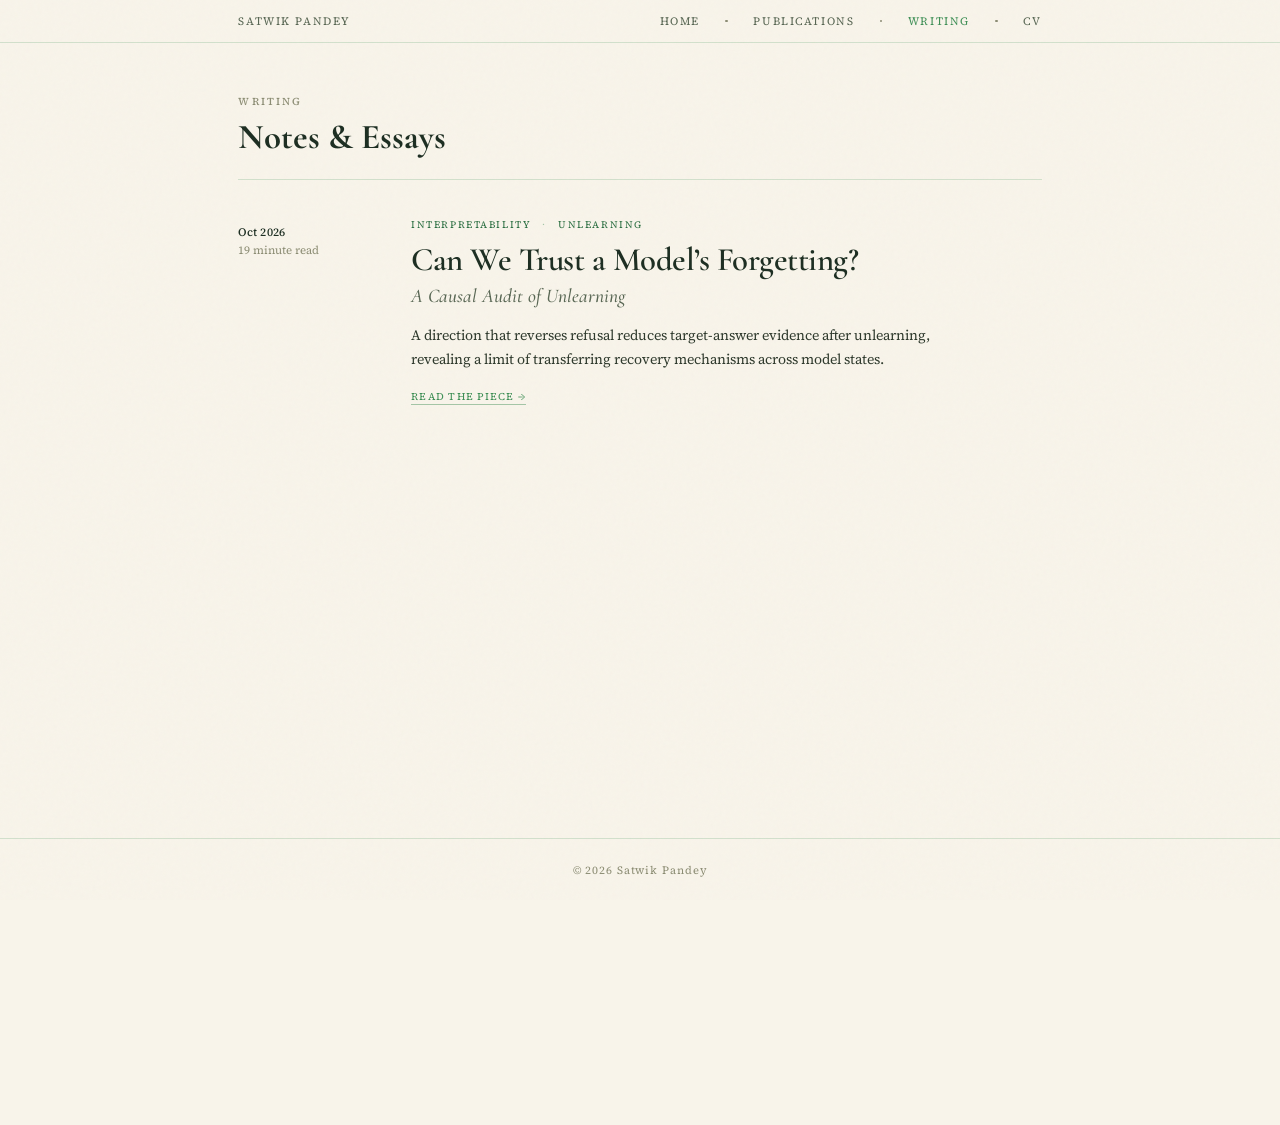
<file: blogs.html>
<!DOCTYPE html>
<html lang="en">
<head>
<meta charset="UTF-8">
<meta name="viewport" content="width=device-width, initial-scale=1.0">
<title>Writing — Satwik Pandey</title>

<link rel="icon" type="image/svg+xml" href="favicon-animated.svg">
<link rel="shortcut icon" href="artifacts/favicons/favicon-32x32.png">
<link rel="icon" type="image/png" sizes="32x32" href="artifacts/favicons/favicon-32x32.png">
<link rel="icon" type="image/png" sizes="16x16" href="artifacts/favicons/favicon-16x16.png">
<link rel="apple-touch-icon" sizes="180x180" href="artifacts/favicons/apple-touch-icon.png">

<link rel="preconnect" href="https://fonts.googleapis.com">
<link rel="preconnect" href="https://fonts.gstatic.com" crossorigin>
<link href="https://fonts.googleapis.com/css2?family=Cormorant+Garamond:ital,wght@0,500;0,600;0,700;1,500&family=Source+Serif+4:ital,opsz,wght@0,8..60,400;0,8..60,500;0,8..60,600;1,8..60,400&display=swap" rel="stylesheet">

<style>
  *, *::before, *::after { box-sizing: border-box; margin: 0; padding: 0; }

  :root {
    --bg:              #f8f4ea;
    --text:            #2f3a2d;
    --text-muted:      #596754;
    --text-dim:        #8c8d74;
    --green:           #3f8f56;
    --green-dim:       #2c6f42;
    --green-faint:     rgba(63, 143, 86, 0.08);
    --green-edge:      rgba(63, 143, 86, 0.20);
    --green-border:    rgba(63, 143, 86, 0.45);
    --green-hover:     #61ad76;
    --heading:         #1e2f23;
    --font-display:    'Cormorant Garamond', Georgia, serif;
    --font-body:       'Source Serif 4', Georgia, serif;
  }

  html { font-size: 18px; background: var(--bg); color: var(--text); -webkit-font-smoothing: antialiased; }
  body { font-family: var(--font-body); min-height: 100vh; display: flex; flex-direction: column; overflow-x: hidden; }

  body::before {
    content: '';
    position: fixed;
    inset: 0;
    background-image: url("data:image/svg+xml,%3Csvg viewBox='0 0 256 256' xmlns='http://www.w3.org/2000/svg'%3E%3Cfilter id='noise'%3E%3CfeTurbulence type='fractalNoise' baseFrequency='0.9' numOctaves='4' stitchTiles='stitch'/%3E%3C/filter%3E%3Crect width='100%25' height='100%25' filter='url(%23noise)' opacity='1'/%3E%3C/svg%3E");
    opacity: 0.025;
    pointer-events: none;
    z-index: 0;
  }

  .navbar { position: relative; z-index: 10; border-bottom: 1px solid var(--green-edge); }
  .navbar-inner { max-width: 1100px; margin: 0 auto; padding: 0 48px; display: flex; align-items: center; justify-content: space-between; height: 52px; }
  .navbar-name, .navbar-links a {
    font-family: var(--font-body); font-size: 0.78rem; letter-spacing: 0.14em; text-transform: uppercase;
    color: var(--text-muted); text-decoration: none; transition: color 0.2s;
  }
  .navbar-name { white-space: nowrap; }
  .navbar-name:hover, .navbar-links a:hover, .navbar-links a.active { color: var(--green); }
  .navbar-links { display: flex; align-items: center; gap: 32px; }
  .nav-dot { width: 3px; height: 3px; border-radius: 50%; background: var(--text-dim); }

  .page-wrap { flex: 1; width: 100%; max-width: 1100px; margin: 0 auto; padding: 64px 48px 96px; position: relative; z-index: 1; }
  .page-header { padding-bottom: 30px; border-bottom: 1px solid var(--green-edge); margin-bottom: 8px; }
  .section-label { font-size: 0.74rem; font-weight: 500; letter-spacing: 0.2em; text-transform: uppercase; color: var(--text-dim); margin-bottom: 14px; }
  .page-title { font-family: var(--font-display); font-size: clamp(2rem, 3.4vw, 3rem); font-weight: 700; line-height: 1; color: var(--heading); }

  .post { display: grid; grid-template-columns: 180px minmax(0, 1fr); gap: 0 36px; padding: 40px 0; border-bottom: 1px solid var(--green-edge); }
  .post:last-child { border-bottom: none; }
  .post-meta { padding-top: 6px; font-size: 0.8rem; line-height: 1.6; color: var(--text-dim); }
  .post-meta time { display: block; color: var(--heading); font-weight: 500; letter-spacing: 0.02em; }
  .post-tags { display: flex; flex-wrap: wrap; gap: 6px 14px; margin-bottom: 14px; font-size: 0.68rem; letter-spacing: 0.16em; text-transform: uppercase; color: var(--green-dim); }
  .post-tags span + span::before { content: '·'; margin-right: 14px; color: var(--green-border); }
  .post-title { font-family: var(--font-display); font-size: clamp(1.9rem, 3.2vw, 2.6rem); font-weight: 600; line-height: 1.08; letter-spacing: -0.015em; color: var(--heading); }
  .post-title a { color: inherit; text-decoration: none; transition: color 0.2s; }
  .post-title a:hover { color: var(--green-dim); }
  .post-subtitle { margin-top: 8px; font-family: var(--font-display); font-style: italic; font-size: 1.35rem; font-weight: 500; color: var(--text-muted); }
  .post-dek { max-width: 660px; margin-top: 18px; font-size: 1rem; line-height: 1.7; color: var(--text); }
  .post-link { display: inline-block; margin-top: 22px; font-size: 0.72rem; letter-spacing: 0.12em; text-transform: uppercase; color: var(--green); text-decoration: none; border-bottom: 1px solid var(--green-border); padding-bottom: 1px; transition: color 0.2s, border-color 0.2s; }
  .post-link:hover { color: var(--green-hover); border-color: var(--green-hover); }

  footer { border-top: 1px solid var(--green-edge); padding: 28px 0; text-align: center; position: relative; z-index: 1; }
  footer p { font-size: 0.78rem; letter-spacing: 0.08em; color: var(--text-dim); }

  @media (max-width: 768px) {
    .navbar-inner { padding: 0 16px; }
    .navbar-name, .navbar-links a { font-size: 0.68rem; letter-spacing: 0.1em; }
    .navbar-links { gap: 10px; }
    .page-wrap { padding: 48px 24px 72px; }
    .post { grid-template-columns: 1fr; gap: 14px; padding: 32px 0; }
    .post-meta { display: flex; gap: 12px; padding-top: 0; }
  }

  /* Site-wide 80% scale; min-height compensates so short pages still fill the screen. */
  body { zoom: .8; min-height: 125vh; }
</style>
</head>
<body>

<nav class="navbar">
  <div class="navbar-inner">
    <a href="index.html" class="navbar-name">Satwik Pandey</a>
    <div class="navbar-links">
      <a href="index.html">Home</a>
      <div class="nav-dot"></div>
      <a href="publications.html">Publications</a>
      <div class="nav-dot"></div>
      <a href="blogs.html" class="active" aria-current="page">Writing</a>
      <div class="nav-dot"></div>
      <a href="cv.html">CV</a>
    </div>
  </div>
</nav>

<main class="page-wrap">
  <header class="page-header">
    <p class="section-label">Writing</p>
    <h1 class="page-title">Notes &amp; Essays</h1>
  </header>

  <section class="post-list">
    <article class="post">
      <div class="post-meta">
        <time datetime="2026-10">Oct 2026</time>
        <span>19 minute read</span>
      </div>
      <div>
        <div class="post-tags"><span>Interpretability</span><span>Unlearning</span></div>
        <h2 class="post-title"><a href="unlearn.html">Can We Trust a Model’s Forgetting?</a></h2>
        <p class="post-subtitle">A Causal Audit of Unlearning</p>
        <p class="post-dek">A direction that reverses refusal reduces target-answer evidence after unlearning, revealing a limit of transferring recovery mechanisms across model states.</p>
        <a class="post-link" href="unlearn.html">Read the piece →</a>
      </div>
    </article>
  </section>
</main>

<footer>
  <p>© 2026 Satwik Pandey</p>
</footer>

</body>
</html>
</file>
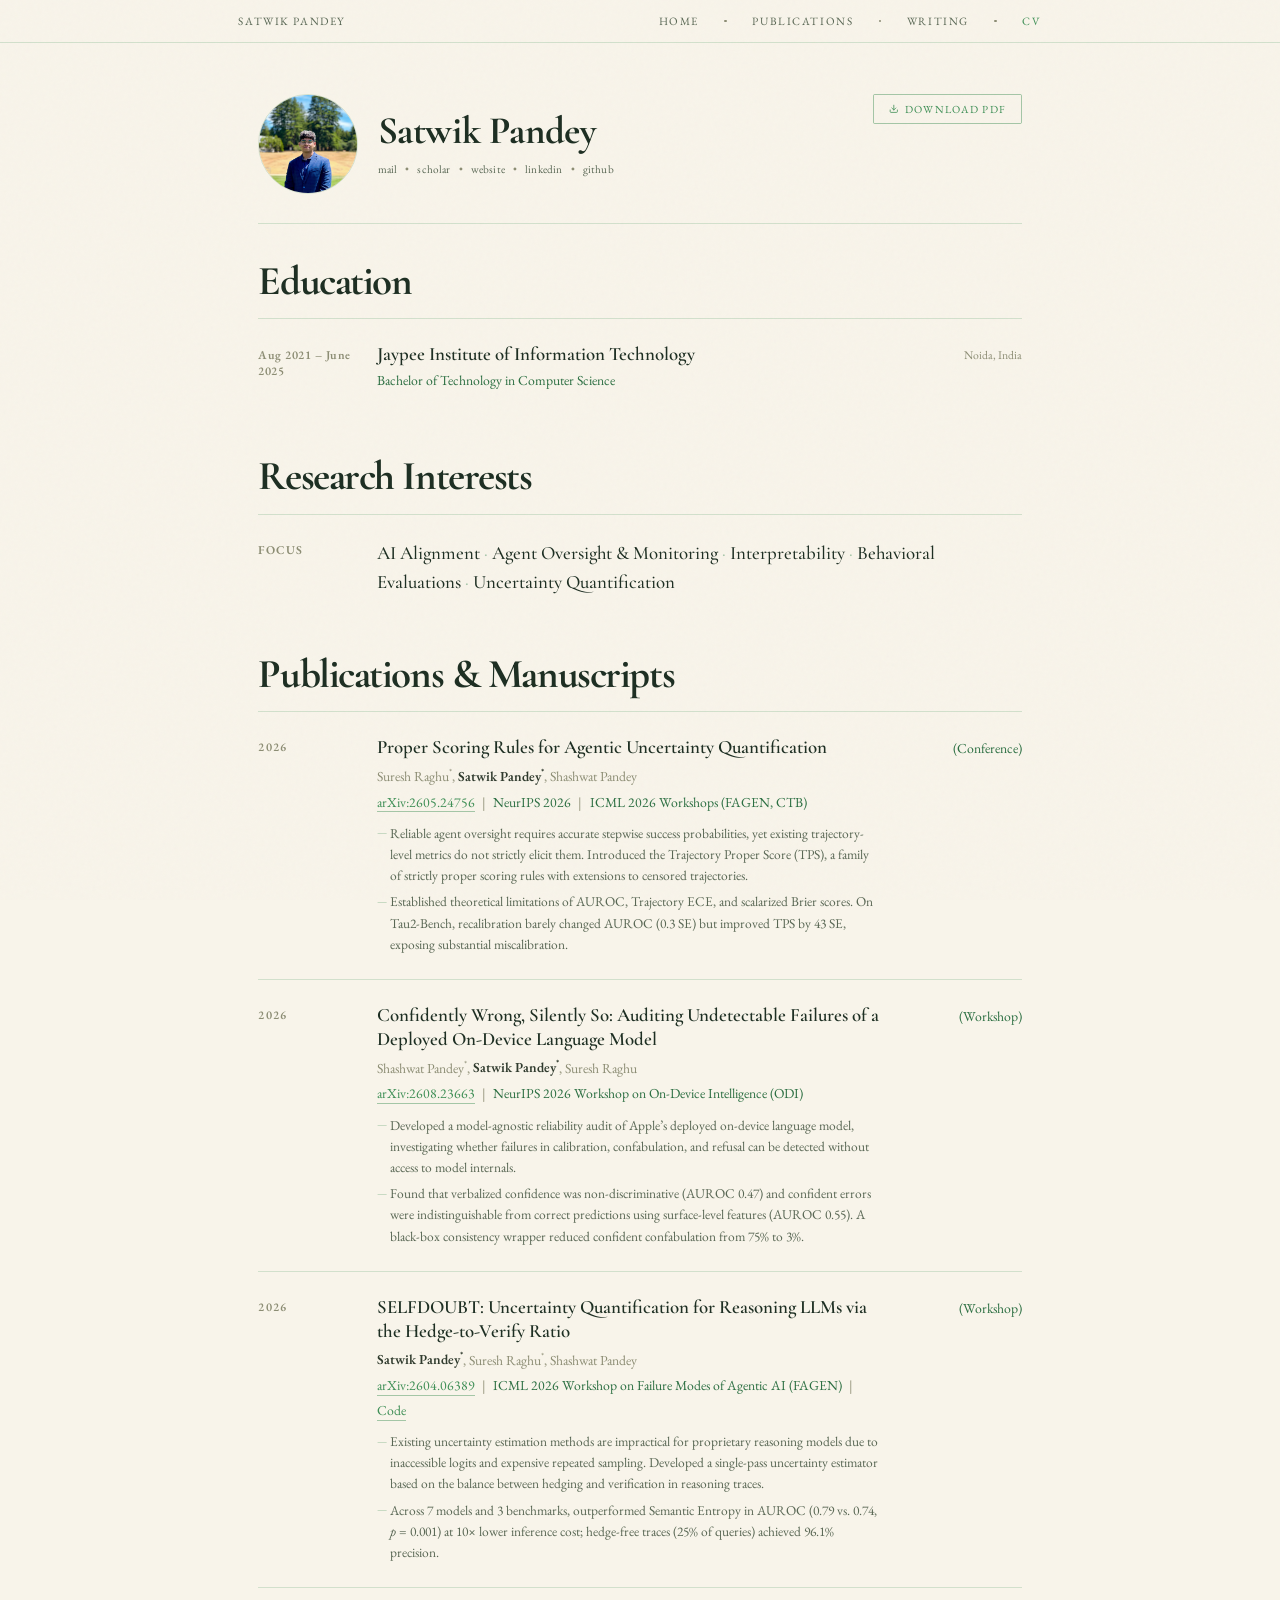
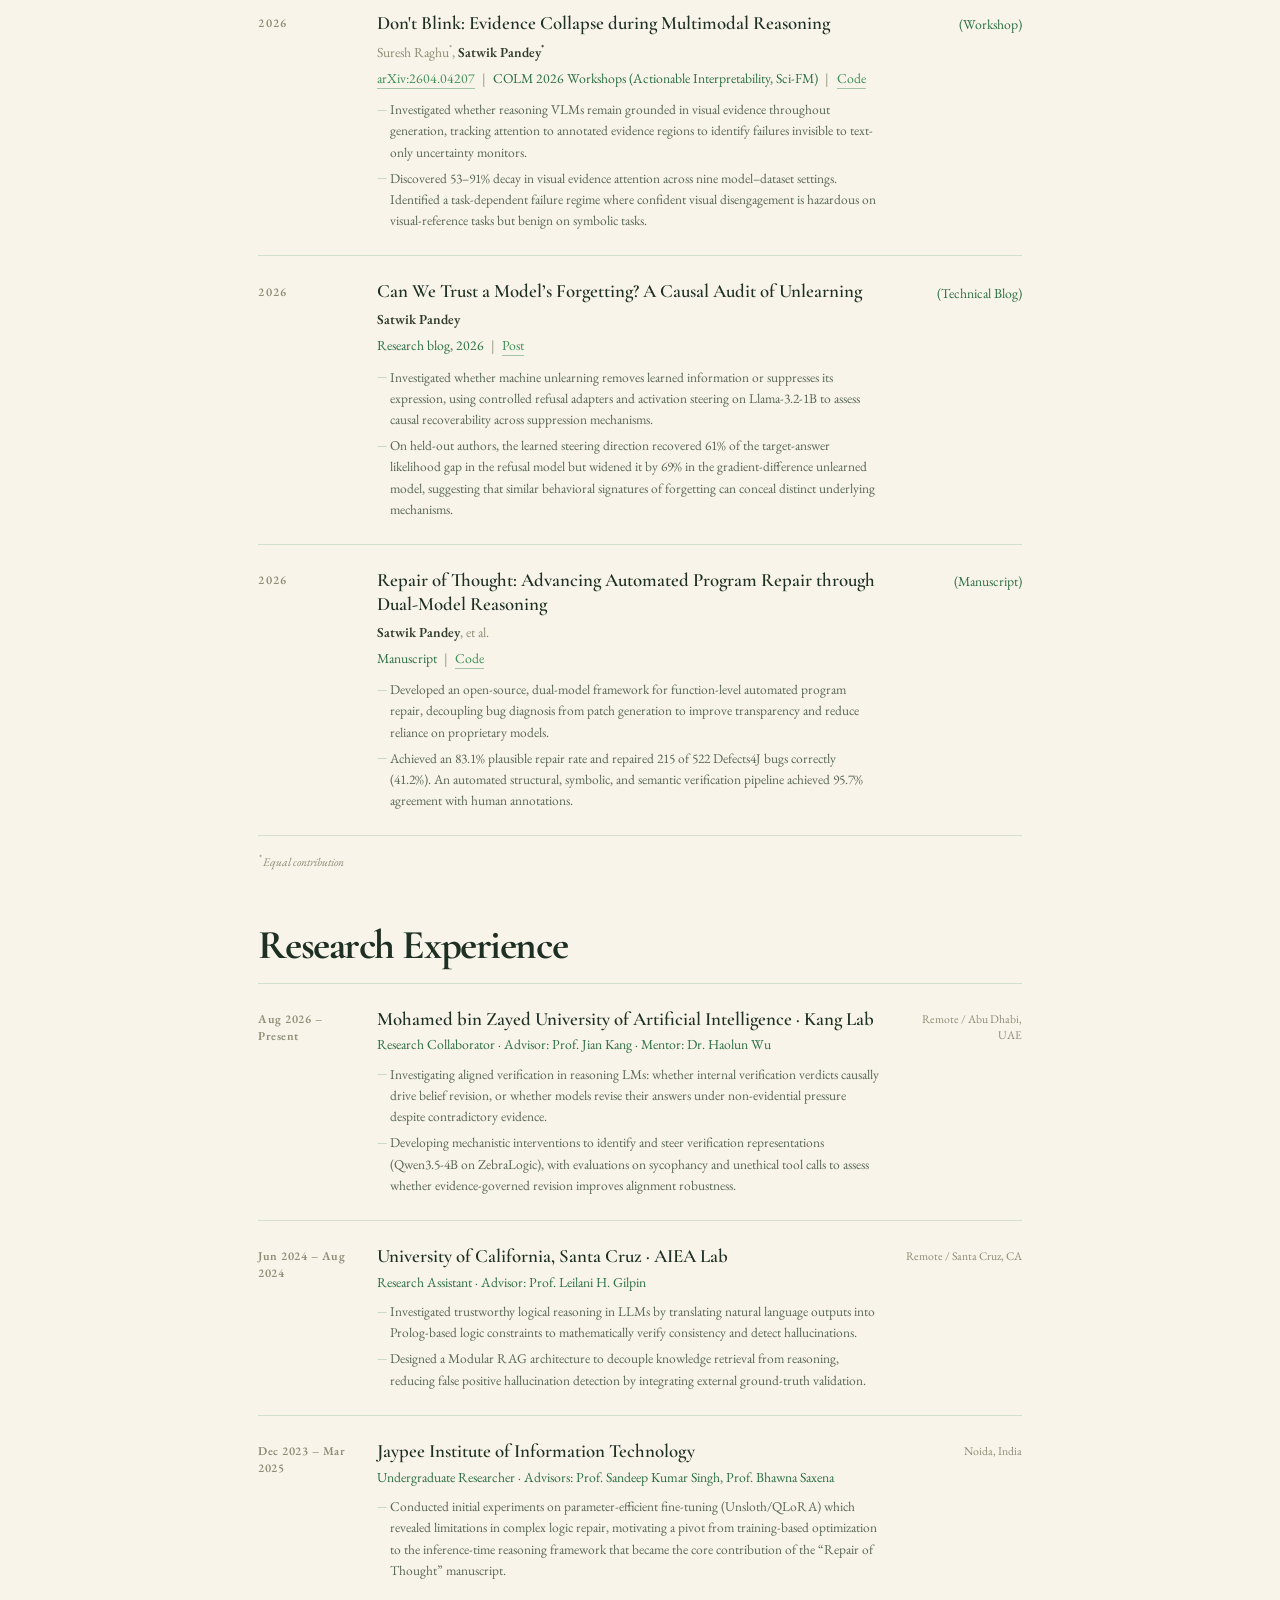
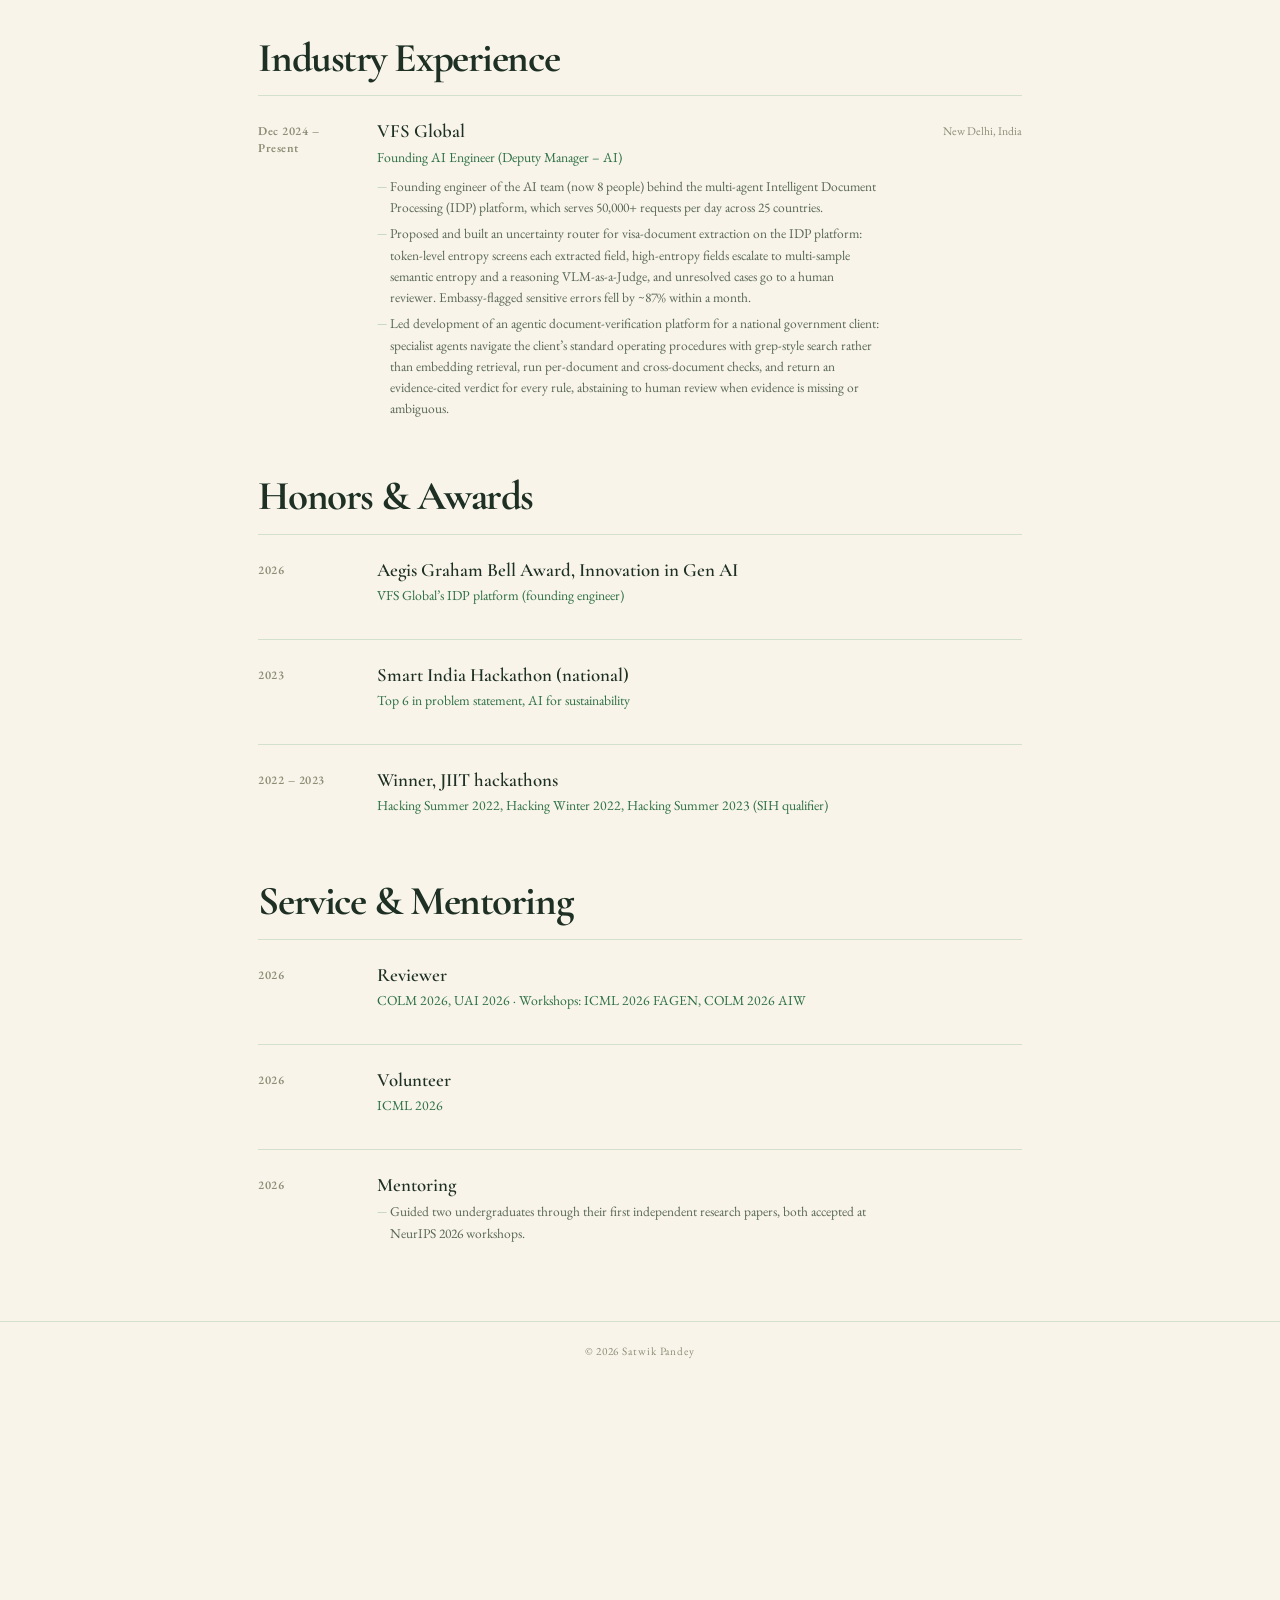
<file: cv.html>
<!DOCTYPE html>
<html lang="en">
<head>
<meta charset="UTF-8">
<meta name="viewport" content="width=device-width, initial-scale=1.0">
<title>CV — Satwik Pandey</title>

<link rel="icon" type="image/svg+xml" href="favicon-animated.svg">
<link rel="shortcut icon" href="artifacts/favicons/favicon-32x32.png">
<link rel="icon" type="image/png" sizes="32x32" href="artifacts/favicons/favicon-32x32.png">
<link rel="icon" type="image/png" sizes="16x16" href="artifacts/favicons/favicon-16x16.png">
<link rel="apple-touch-icon" sizes="180x180" href="artifacts/favicons/apple-touch-icon.png">

<link rel="preconnect" href="https://fonts.googleapis.com">
<link rel="preconnect" href="https://fonts.gstatic.com" crossorigin>
<link href="https://fonts.googleapis.com/css2?family=Cormorant+Garamond:ital,wght@0,300;0,400;0,500;0,600;0,700;1,300;1,400&family=EB+Garamond:ital,wght@0,400;0,500;1,400&display=swap" rel="stylesheet">

<style>
  *, *::before, *::after { box-sizing: border-box; margin: 0; padding: 0; }

  :root {
    --bg:           #f8f4ea;
    --text:         #2f3a2d;
    --text-muted:   #596754;
    --text-dim:     #8c8d74;
    --green:        #3f8f56;
    --green-dim:    #2c6f42;
    --green-faint:  rgba(63, 143, 86, 0.07);
    --green-edge:   rgba(63, 143, 86, 0.20);
    --green-border: rgba(63, 143, 86, 0.45);
    --green-hover:  #61ad76;
    --heading:      #1e2f23;
    --font-display: 'Cormorant Garamond', Georgia, serif;
    --font-body:    'EB Garamond', Georgia, serif;
  }

  html { font-size: 18px; background: var(--bg); color: var(--text); -webkit-font-smoothing: antialiased; }
  body { font-family: var(--font-body); min-height: 100vh; overflow-x: hidden; }

  body::before {
    content: '';
    position: fixed;
    inset: 0;
    background-image: url("data:image/svg+xml,%3Csvg viewBox='0 0 256 256' xmlns='http://www.w3.org/2000/svg'%3E%3Cfilter id='noise'%3E%3CfeTurbulence type='fractalNoise' baseFrequency='0.9' numOctaves='4' stitchTiles='stitch'/%3E%3C/filter%3E%3Crect width='100%25' height='100%25' filter='url(%23noise)' opacity='1'/%3E%3C/svg%3E");
    opacity: 0.025;
    pointer-events: none;
    z-index: 0;
  }

  .navbar { position: relative; z-index: 10; border-bottom: 1px solid var(--green-edge); }
  .navbar-inner { max-width: 1100px; margin: 0 auto; padding: 0 48px; display: flex; align-items: center; justify-content: space-between; height: 52px; }
  .navbar-name, .navbar-links a {
    font-family: var(--font-body);
    font-size: 0.78rem;
    letter-spacing: 0.14em;
    text-transform: uppercase;
    color: var(--text-muted);
    text-decoration: none;
    transition: color 0.2s;
  }
  .navbar-name { white-space: nowrap; }
  .navbar-name:hover, .navbar-links a:hover, .navbar-links a.active { color: var(--green); }
  .navbar-links { display: flex; align-items: center; gap: 32px; }
  .nav-dot { width: 3px; height: 3px; border-radius: 50%; background: var(--text-dim); }

  .page-wrap { max-width: 1050px; margin: 0 auto; padding: 64px 48px 96px; position: relative; z-index: 1; }

  .cv-header { position: relative; margin-bottom: 48px; padding-bottom: 36px; border-bottom: 1px solid var(--green-edge); }
  .cv-header-left { display: flex; align-items: center; gap: 24px; width: 100%; }
  .cv-avatar { width: 125px; height: 125px; border-radius: 50%; object-fit: cover; object-position: center top; border: 1px solid var(--green-edge); flex-shrink: 0; filter: saturate(0.9); }
  .cv-name { font-family: var(--font-display); font-weight: 700; font-size: clamp(2rem, 3.8vw, 3.4rem); letter-spacing: -0.01em; line-height: 1; color: var(--heading); margin-bottom: 14px; }
  .cv-contacts { display: flex; flex-wrap: wrap; align-items: center; max-width: 620px; }
  .cv-contacts a { font-size: 0.78rem; letter-spacing: 0.015em; color: var(--text-muted); text-decoration: none; transition: color 0.2s; display: inline-flex; align-items: center; white-space: nowrap; }
  .cv-contacts a:hover { color: var(--green); }
  .cv-contacts a + a::before { content: '•'; color: var(--text-dim); margin: 0 10px; }

  .download-btn {
    display: inline-flex; align-items: center; gap: 8px; position: absolute; top: 0; right: 0;
    font-family: var(--font-body); font-size: 0.75rem; letter-spacing: 0.12em; text-transform: uppercase;
    color: var(--green); text-decoration: none; border: 1px solid var(--green-border); padding: 9px 18px; border-radius: 2px;
    transition: background 0.2s, color 0.2s, border-color 0.2s; white-space: nowrap; flex-shrink: 0;
  }
  .download-btn:hover { background: var(--green-faint); border-color: var(--green); }
  .download-btn svg { width: 12px; height: 12px; stroke: currentColor; fill: none; stroke-width: 2; stroke-linecap: round; stroke-linejoin: round; flex-shrink: 0; }

  .cv-section { margin-bottom: 72px; }
  .cv-section:last-child { margin-bottom: 0; }
  .section-label {
    display: block;
    font-family: var(--font-display);
    font-size: clamp(1.9rem, 4vw, 3rem);
    font-weight: 700;
    letter-spacing: -0.035em;
    line-height: 0.95;
    color: var(--heading);
    margin-bottom: 0;
    padding-bottom: 22px;
    border-bottom: 1px solid var(--green-edge);
  }

  .timeline-entry {
    display: grid;
    grid-template-columns: 120px minmax(0, 1fr) 150px;
    gap: 0 28px;
    padding: 30px 0;
    border-bottom: 1px solid var(--green-edge);
  }
  .timeline-entry:last-child { padding-bottom: 0; border-bottom: none; }
  .timeline-date {
    padding-top: 4px;
    font-size: calc(0.78rem + 1px);
    font-weight: 600;
    letter-spacing: 0.04em;
    line-height: 1.4;
    color: var(--text-dim);
  }
  .timeline-content { min-width: 0; }
  .timeline-title {
    font-family: var(--font-display);
    font-size: calc(1.2rem + 2px);
    font-weight: 600;
    color: var(--heading);
    line-height: 1.25;
    margin-bottom: 5px;
  }
  .timeline-role { font-size: calc(0.9rem + 1px); color: var(--green-dim); margin-bottom: 13px; }
  .timeline-place { padding-top: 4px; font-size: calc(0.76rem + 1px); color: var(--text-dim); line-height: 1.4; text-align: right; }
  .timeline-points { list-style: none; display: flex; flex-direction: column; gap: 6px; }
  .timeline-points li { font-size: calc(0.88rem + 1px); line-height: 1.58; color: var(--text-muted); padding-left: 16px; position: relative; }
  .timeline-points li::before { content: '—'; position: absolute; left: 0; color: var(--green-border); font-size: 0.75rem; top: 2px; }

  .interests-row { display: grid; grid-template-columns: 120px minmax(0, 1fr); gap: 0 28px; padding-top: 30px; }
  .interests-kicker { padding-top: 4px; font-size: calc(0.78rem + 1px); font-weight: 600; letter-spacing: 0.1em; text-transform: uppercase; color: var(--text-dim); }
  .interests { font-family: var(--font-display); font-size: calc(1.2rem + 2px); font-weight: 500; line-height: 1.55; color: var(--heading); }
  .interest-tag::after { content: ' ·'; color: var(--green-border); }
  .interest-tag:last-child::after { content: ''; }

  .pub-entry { display: grid; grid-template-columns: 120px minmax(0, 1fr) 150px; gap: 0 28px; margin: 0; padding: 30px 0; border-bottom: 1px solid var(--green-edge); }
  .pub-entry:last-child { padding-bottom: 0; border-bottom: none; }
  .pub-year { padding-top: 4px; font-size: calc(0.78rem + 1px); font-weight: 600; letter-spacing: 0.1em; color: var(--text-dim); }
  .pub-content { min-width: 0; }
  .pub-status { padding-top: 4px; font-size: calc(0.9rem + 1px); color: var(--green-dim); white-space: nowrap; text-align: right; }
  .pub-title { font-family: var(--font-display); font-size: calc(1.2rem + 2px); font-weight: 600; color: var(--heading); line-height: 1.25; margin-bottom: 8px; }
  .pub-authors { font-size: calc(0.9rem + 1px); color: var(--text-dim); margin-bottom: 10px; }
  .pub-authors strong { color: var(--text); font-weight: 600; }
  .pub-authors sup { font-size: 0.68em; vertical-align: super; }
  .pub-details { display: flex; align-items: baseline; flex-wrap: wrap; gap: 6px 9px; margin-bottom: 13px; font-size: calc(0.9rem + 1px); color: var(--green-dim); }
  .pub-details .separator { color: var(--text-dim); }
  .pub-venue-note { color: var(--green-dim); }
  .pub-description { font-size: calc(0.88rem + 1px); line-height: 1.58; color: var(--text-muted); }
  .pub-link { color: var(--green); text-decoration: none; border-bottom: 1px solid var(--green-border); padding-bottom: 1px; }
  .pub-link:hover { color: var(--green-hover); border-color: var(--green-hover); }
  .pub-note { margin-top: 18px; font-size: calc(0.76rem + 1px); color: var(--text-dim); font-style: italic; }

  footer { border-top: 1px solid var(--green-edge); padding: 28px 0; text-align: center; position: relative; z-index: 1; }
  footer p { font-size: 0.78rem; letter-spacing: 0.08em; color: var(--text-dim); font-family: var(--font-body); }

  @media (max-width: 768px) {
    .navbar-inner { padding: 0 16px; }
    .navbar-name, .navbar-links a { font-size: 0.68rem; letter-spacing: 0.1em; }
    .navbar-links { gap: 10px; }
    .page-wrap { padding: 48px 24px 72px; }
    .cv-header { padding-bottom: 28px; }
    .cv-header-left { gap: 18px; align-items: flex-start; }
    .cv-avatar { width: 101px; height: 101px; }
    .cv-contacts { flex-wrap: wrap; gap: 6px 0; }
    .cv-contacts a + a::before { margin: 0 8px; }
    .download-btn { position: static; margin-top: 18px; }
    .cv-section { margin-bottom: 56px; }
    .section-label { font-size: 1.85rem; padding-bottom: 18px; }
    .timeline-entry { grid-template-columns: 1fr auto; gap: 6px 16px; padding: 26px 0; }
    .timeline-date { grid-column: 1; grid-row: 1; padding-top: 0; }
    .timeline-place { grid-column: 2; grid-row: 1; padding-top: 0; }
    .timeline-content { grid-column: 1 / -1; grid-row: 2; }
    .interests-row { grid-template-columns: 1fr; gap: 10px; padding-top: 26px; }
    .pub-entry { grid-template-columns: 1fr auto; gap: 6px 16px; padding: 26px 0; }
    .pub-year { grid-column: 1; grid-row: 1; padding-top: 0; }
    .pub-status { grid-column: 2; grid-row: 1; padding-top: 0; }
    .pub-content { grid-column: 1 / -1; grid-row: 2; }
    .pub-details .separator { display: none; }
  }

  @media print {
    .navbar, footer, .download-btn { display: none; }
    body::before { display: none; }
    .page-wrap { padding: 0; max-width: 100%; }
    html { font-size: 14px; }
  }

  /* Site-wide 80% scale; min-height compensates so short pages still fill the screen. */
  body { zoom: .8; min-height: 125vh; }
</style>
</head>
<body>

<nav class="navbar">
  <div class="navbar-inner">
    <a href="index.html" class="navbar-name">Satwik Pandey</a>
    <div class="navbar-links">
      <a href="index.html">Home</a>
      <div class="nav-dot"></div>
      <a href="publications.html">Publications</a>
      <div class="nav-dot"></div>
      <a href="blogs.html">Writing</a>
      <div class="nav-dot"></div>
      <a href="cv.html" class="active" aria-current="page">CV</a>
    </div>
  </div>
</nav>

<div class="page-wrap">
  <div class="cv-header">
    <div class="cv-header-left">
      <img class="cv-avatar" src="artifacts/images/resume-img.jpg" alt="Satwik Pandey" onerror="this.style.display='none'">
      <div>
        <h1 class="cv-name">Satwik Pandey</h1>
        <div class="cv-contacts">
          <a href="mailto:psatwik2711@gmail.com">mail</a>
          <a href="https://scholar.google.com/citations?view_op=list_works&hl=en&authuser=2&user=28p0C3wAAAAJ" target="_blank" rel="noopener">scholar</a>
          <a href="index.html">website</a>
          <a href="https://linkedin.com/in/satwik-pandey" target="_blank" rel="noopener">linkedin</a>
          <a href="https://github.com/satwik2711" target="_blank" rel="noopener">github</a>
        </div>
      </div>
    </div>
    <a class="download-btn" href="cv-2026.pdf" download="Satwik_Pandey_CV.pdf">
      <svg viewBox="0 0 24 24"><path d="M21 15v4a2 2 0 0 1-2 2H5a2 2 0 0 1-2-2v-4"/><polyline points="7 10 12 15 17 10"/><line x1="12" y1="15" x2="12" y2="3"/></svg>
      Download PDF
    </a>
  </div>

  <div class="cv-section">
    <h2 class="section-label">Education</h2>
    <article class="timeline-entry">
      <div class="timeline-date">Aug 2021 – June 2025</div>
      <div class="timeline-content">
        <h3 class="timeline-title">Jaypee Institute of Information Technology</h3>
        <p class="timeline-role">Bachelor of Technology in Computer Science</p>
      </div>
      <div class="timeline-place">Noida, India</div>
    </article>
  </div>

  <div class="cv-section">
    <h2 class="section-label">Research Interests</h2>
    <div class="interests-row">
      <div class="interests-kicker">Focus</div>
      <div class="interests">
        <span class="interest-tag">AI Alignment</span>
        <span class="interest-tag">Agent Oversight &amp; Monitoring</span>
        <span class="interest-tag">Interpretability</span>
        <span class="interest-tag">Behavioral Evaluations</span>
        <span class="interest-tag">Uncertainty Quantification</span>
      </div>
    </div>
  </div>

  <div class="cv-section publications-section" id="publications">
    <h2 class="section-label">Publications &amp; Manuscripts</h2>

    <article class="pub-entry">
      <div class="pub-year">2026</div>
      <div class="pub-content">
        <h3 class="pub-title">Proper Scoring Rules for Agentic Uncertainty Quantification</h3>
        <p class="pub-authors">Suresh Raghu<sup>*</sup>, <strong>Satwik Pandey<sup>*</sup></strong>, Shashwat Pandey</p>
        <div class="pub-details">
          <a class="pub-link" href="https://arxiv.org/abs/2605.24756" target="_blank" rel="noopener">arXiv:2605.24756</a>
          <span class="separator">|</span>
          <span class="pub-venue-note">NeurIPS 2026</span>
          <span class="separator">|</span>
          <span class="pub-venue-note">ICML 2026 Workshops (FAGEN, CTB)</span>
        </div>
        <ul class="timeline-points">
          <li>Reliable agent oversight requires accurate stepwise success probabilities, yet existing trajectory-level metrics do not strictly elicit them. Introduced the Trajectory Proper Score (TPS), a family of strictly proper scoring rules with extensions to censored trajectories.</li>
          <li>Established theoretical limitations of AUROC, Trajectory ECE, and scalarized Brier scores. On Tau2-Bench, recalibration barely changed AUROC (0.3 SE) but improved TPS by 43 SE, exposing substantial miscalibration.</li>
        </ul>
      </div>
      <div class="pub-status">(Conference)</div>
    </article>

    <article class="pub-entry">
      <div class="pub-year">2026</div>
      <div class="pub-content">
        <h3 class="pub-title">Confidently Wrong, Silently So: Auditing Undetectable Failures of a Deployed On-Device Language Model</h3>
        <p class="pub-authors">Shashwat Pandey<sup>*</sup>, <strong>Satwik Pandey<sup>*</sup></strong>, Suresh Raghu</p>
        <div class="pub-details">
          <a class="pub-link" href="https://arxiv.org/abs/2608.23663" target="_blank" rel="noopener">arXiv:2608.23663</a>
          <span class="separator">|</span>
          <span class="pub-venue-note">NeurIPS 2026 Workshop on On-Device Intelligence (ODI)</span>
        </div>
        <ul class="timeline-points">
          <li>Developed a model-agnostic reliability audit of Apple’s deployed on-device language model, investigating whether failures in calibration, confabulation, and refusal can be detected without access to model internals.</li>
          <li>Found that verbalized confidence was non-discriminative (AUROC 0.47) and confident errors were indistinguishable from correct predictions using surface-level features (AUROC 0.55). A black-box consistency wrapper reduced confident confabulation from 75% to 3%.</li>
        </ul>
      </div>
      <div class="pub-status">(Workshop)</div>
    </article>

    <article class="pub-entry">
      <div class="pub-year">2026</div>
      <div class="pub-content">
        <h3 class="pub-title">SELFDOUBT: Uncertainty Quantification for Reasoning LLMs via the Hedge-to-Verify Ratio</h3>
        <p class="pub-authors"><strong>Satwik Pandey<sup>*</sup></strong>, Suresh Raghu<sup>*</sup>, Shashwat Pandey</p>
        <div class="pub-details">
          <a class="pub-link" href="https://arxiv.org/abs/2604.06389" target="_blank" rel="noopener">arXiv:2604.06389</a>
          <span class="separator">|</span>
          <span class="pub-venue-note">ICML 2026 Workshop on Failure Modes of Agentic AI (FAGEN)</span>
          <span class="separator">|</span>
          <a class="pub-link" href="https://github.com/satwik2711/SelfDoubt" target="_blank" rel="noopener">Code</a>
        </div>
        <ul class="timeline-points">
          <li>Existing uncertainty estimation methods are impractical for proprietary reasoning models due to inaccessible logits and expensive repeated sampling. Developed a single-pass uncertainty estimator based on the balance between hedging and verification in reasoning traces.</li>
          <li>Across 7 models and 3 benchmarks, outperformed Semantic Entropy in AUROC (0.79 vs. 0.74, <i>p</i> = 0.001) at 10× lower inference cost; hedge-free traces (25% of queries) achieved 96.1% precision.</li>
        </ul>
      </div>
      <div class="pub-status">(Workshop)</div>
    </article>

    <article class="pub-entry">
      <div class="pub-year">2026</div>
      <div class="pub-content">
        <h3 class="pub-title">Don't Blink: Evidence Collapse during Multimodal Reasoning</h3>
        <p class="pub-authors">Suresh Raghu<sup>*</sup>, <strong>Satwik Pandey<sup>*</sup></strong></p>
        <div class="pub-details">
          <a class="pub-link" href="https://arxiv.org/abs/2604.04207" target="_blank" rel="noopener">arXiv:2604.04207</a>
          <span class="separator">|</span>
          <span class="pub-venue-note">COLM 2026 Workshops (Actionable Interpretability, Sci-FM)</span>
          <span class="separator">|</span>
          <a class="pub-link" href="https://github.com/satwik2711/Dont-Blink" target="_blank" rel="noopener">Code</a>
        </div>
        <ul class="timeline-points">
          <li>Investigated whether reasoning VLMs remain grounded in visual evidence throughout generation, tracking attention to annotated evidence regions to identify failures invisible to text-only uncertainty monitors.</li>
          <li>Discovered 53–91% decay in visual evidence attention across nine model–dataset settings. Identified a task-dependent failure regime where confident visual disengagement is hazardous on visual-reference tasks but benign on symbolic tasks.</li>
        </ul>
      </div>
      <div class="pub-status">(Workshop)</div>
    </article>

    <article class="pub-entry">
      <div class="pub-year">2026</div>
      <div class="pub-content">
        <h3 class="pub-title">Can We Trust a Model’s Forgetting? A Causal Audit of Unlearning</h3>
        <p class="pub-authors"><strong>Satwik Pandey</strong></p>
        <div class="pub-details">
          <span class="pub-venue-note">Research blog, 2026</span>
          <span class="separator">|</span>
          <a class="pub-link" href="unlearn.html">Post</a>
        </div>
        <ul class="timeline-points">
          <li>Investigated whether machine unlearning removes learned information or suppresses its expression, using controlled refusal adapters and activation steering on Llama-3.2-1B to assess causal recoverability across suppression mechanisms.</li>
          <li>On held-out authors, the learned steering direction recovered 61% of the target-answer likelihood gap in the refusal model but widened it by 69% in the gradient-difference unlearned model, suggesting that similar behavioral signatures of forgetting can conceal distinct underlying mechanisms.</li>
        </ul>
      </div>
      <div class="pub-status">(Technical Blog)</div>
    </article>

    <article class="pub-entry">
      <div class="pub-year">2026</div>
      <div class="pub-content">
        <h3 class="pub-title">Repair of Thought: Advancing Automated Program Repair through Dual-Model Reasoning</h3>
        <p class="pub-authors"><strong>Satwik Pandey</strong>, et al.</p>
        <div class="pub-details">
          <span class="pub-venue-note">Manuscript</span>
          <span class="separator">|</span>
          <a class="pub-link" href="https://github.com/satwik2711/Repair-Of-Thought" target="_blank" rel="noopener">Code</a>
        </div>
        <ul class="timeline-points">
          <li>Developed an open-source, dual-model framework for function-level automated program repair, decoupling bug diagnosis from patch generation to improve transparency and reduce reliance on proprietary models.</li>
          <li>Achieved an 83.1% plausible repair rate and repaired 215 of 522 Defects4J bugs correctly (41.2%). An automated structural, symbolic, and semantic verification pipeline achieved 95.7% agreement with human annotations.</li>
        </ul>
      </div>
      <div class="pub-status">(Manuscript)</div>
    </article>

    <p class="pub-note"><sup>*</sup> Equal contribution</p>
  </div>

  <div class="cv-section">
    <h2 class="section-label">Research Experience</h2>

    <article class="timeline-entry">
      <div class="timeline-date">Aug 2026 – Present</div>
      <div class="timeline-content">
        <h3 class="timeline-title">Mohamed bin Zayed University of Artificial Intelligence · Kang Lab</h3>
        <p class="timeline-role">Research Collaborator · Advisor: Prof. Jian Kang · Mentor: Dr. Haolun Wu</p>
        <ul class="timeline-points">
          <li>Investigating aligned verification in reasoning LMs: whether internal verification verdicts causally drive belief revision, or whether models revise their answers under non-evidential pressure despite contradictory evidence.</li>
          <li>Developing mechanistic interventions to identify and steer verification representations (Qwen3.5-4B on ZebraLogic), with evaluations on sycophancy and unethical tool calls to assess whether evidence-governed revision improves alignment robustness.</li>
        </ul>
      </div>
      <div class="timeline-place">Remote / Abu Dhabi, UAE</div>
    </article>

    <article class="timeline-entry">
      <div class="timeline-date">Jun 2024 – Aug 2024</div>
      <div class="timeline-content">
        <h3 class="timeline-title">University of California, Santa Cruz · AIEA Lab</h3>
        <p class="timeline-role">Research Assistant · Advisor: Prof. Leilani H. Gilpin</p>
        <ul class="timeline-points">
          <li>Investigated trustworthy logical reasoning in LLMs by translating natural language outputs into Prolog-based logic constraints to mathematically verify consistency and detect hallucinations.</li>
          <li>Designed a Modular RAG architecture to decouple knowledge retrieval from reasoning, reducing false positive hallucination detection by integrating external ground-truth validation.</li>
        </ul>
      </div>
      <div class="timeline-place">Remote / Santa Cruz, CA</div>
    </article>

    <article class="timeline-entry">
      <div class="timeline-date">Dec 2023 – Mar 2025</div>
      <div class="timeline-content">
        <h3 class="timeline-title">Jaypee Institute of Information Technology</h3>
        <p class="timeline-role">Undergraduate Researcher · Advisors: Prof. Sandeep Kumar Singh, Prof. Bhawna Saxena</p>
        <ul class="timeline-points">
          <li>Conducted initial experiments on parameter-efficient fine-tuning (Unsloth/QLoRA) which revealed limitations in complex logic repair, motivating a pivot from training-based optimization to the inference-time reasoning framework that became the core contribution of the “Repair of Thought” manuscript.</li>
        </ul>
      </div>
      <div class="timeline-place">Noida, India</div>
    </article>
  </div>

  <div class="cv-section">
    <h2 class="section-label">Industry Experience</h2>

    <article class="timeline-entry">
      <div class="timeline-date">Dec 2024 – Present</div>
      <div class="timeline-content">
        <h3 class="timeline-title">VFS Global</h3>
        <p class="timeline-role">Founding AI Engineer (Deputy Manager – AI)</p>
        <ul class="timeline-points">
          <li>Founding engineer of the AI team (now 8 people) behind the multi-agent Intelligent Document Processing (IDP) platform, which serves 50,000+ requests per day across 25 countries.</li>
          <li>Proposed and built an uncertainty router for visa-document extraction on the IDP platform: token-level entropy screens each extracted field, high-entropy fields escalate to multi-sample semantic entropy and a reasoning VLM-as-a-Judge, and unresolved cases go to a human reviewer. Embassy-flagged sensitive errors fell by ∼87% within a month.</li>
          <li>Led development of an agentic document-verification platform for a national government client: specialist agents navigate the client’s standard operating procedures with grep-style search rather than embedding retrieval, run per-document and cross-document checks, and return an evidence-cited verdict for every rule, abstaining to human review when evidence is missing or ambiguous.</li>
        </ul>
      </div>
      <div class="timeline-place">New Delhi, India</div>
    </article>
  </div>

  <div class="cv-section">
    <h2 class="section-label">Honors &amp; Awards</h2>

    <article class="timeline-entry">
      <div class="timeline-date">2026</div>
      <div class="timeline-content">
        <h3 class="timeline-title">Aegis Graham Bell Award, Innovation in Gen AI</h3>
        <p class="timeline-role">VFS Global’s IDP platform (founding engineer)</p>
      </div>
    </article>

    <article class="timeline-entry">
      <div class="timeline-date">2023</div>
      <div class="timeline-content">
        <h3 class="timeline-title">Smart India Hackathon (national)</h3>
        <p class="timeline-role">Top 6 in problem statement, AI for sustainability</p>
      </div>
    </article>

    <article class="timeline-entry">
      <div class="timeline-date">2022 – 2023</div>
      <div class="timeline-content">
        <h3 class="timeline-title">Winner, JIIT hackathons</h3>
        <p class="timeline-role">Hacking Summer 2022, Hacking Winter 2022, Hacking Summer 2023 (SIH qualifier)</p>
      </div>
    </article>
  </div>

  <div class="cv-section">
    <h2 class="section-label">Service &amp; Mentoring</h2>

    <article class="timeline-entry">
      <div class="timeline-date">2026</div>
      <div class="timeline-content">
        <h3 class="timeline-title">Reviewer</h3>
        <p class="timeline-role">COLM 2026, UAI 2026 · Workshops: ICML 2026 FAGEN, COLM 2026 AIW</p>
      </div>
    </article>

    <article class="timeline-entry">
      <div class="timeline-date">2026</div>
      <div class="timeline-content">
        <h3 class="timeline-title">Volunteer</h3>
        <p class="timeline-role">ICML 2026</p>
      </div>
    </article>

    <article class="timeline-entry">
      <div class="timeline-date">2026</div>
      <div class="timeline-content">
        <h3 class="timeline-title">Mentoring</h3>
        <ul class="timeline-points">
          <li>Guided two undergraduates through their first independent research papers, both accepted at NeurIPS 2026 workshops.</li>
        </ul>
      </div>
    </article>
  </div>
</div>

<footer>
  <p>© 2026 Satwik Pandey</p>
</footer>

</body>
</html>
</file>
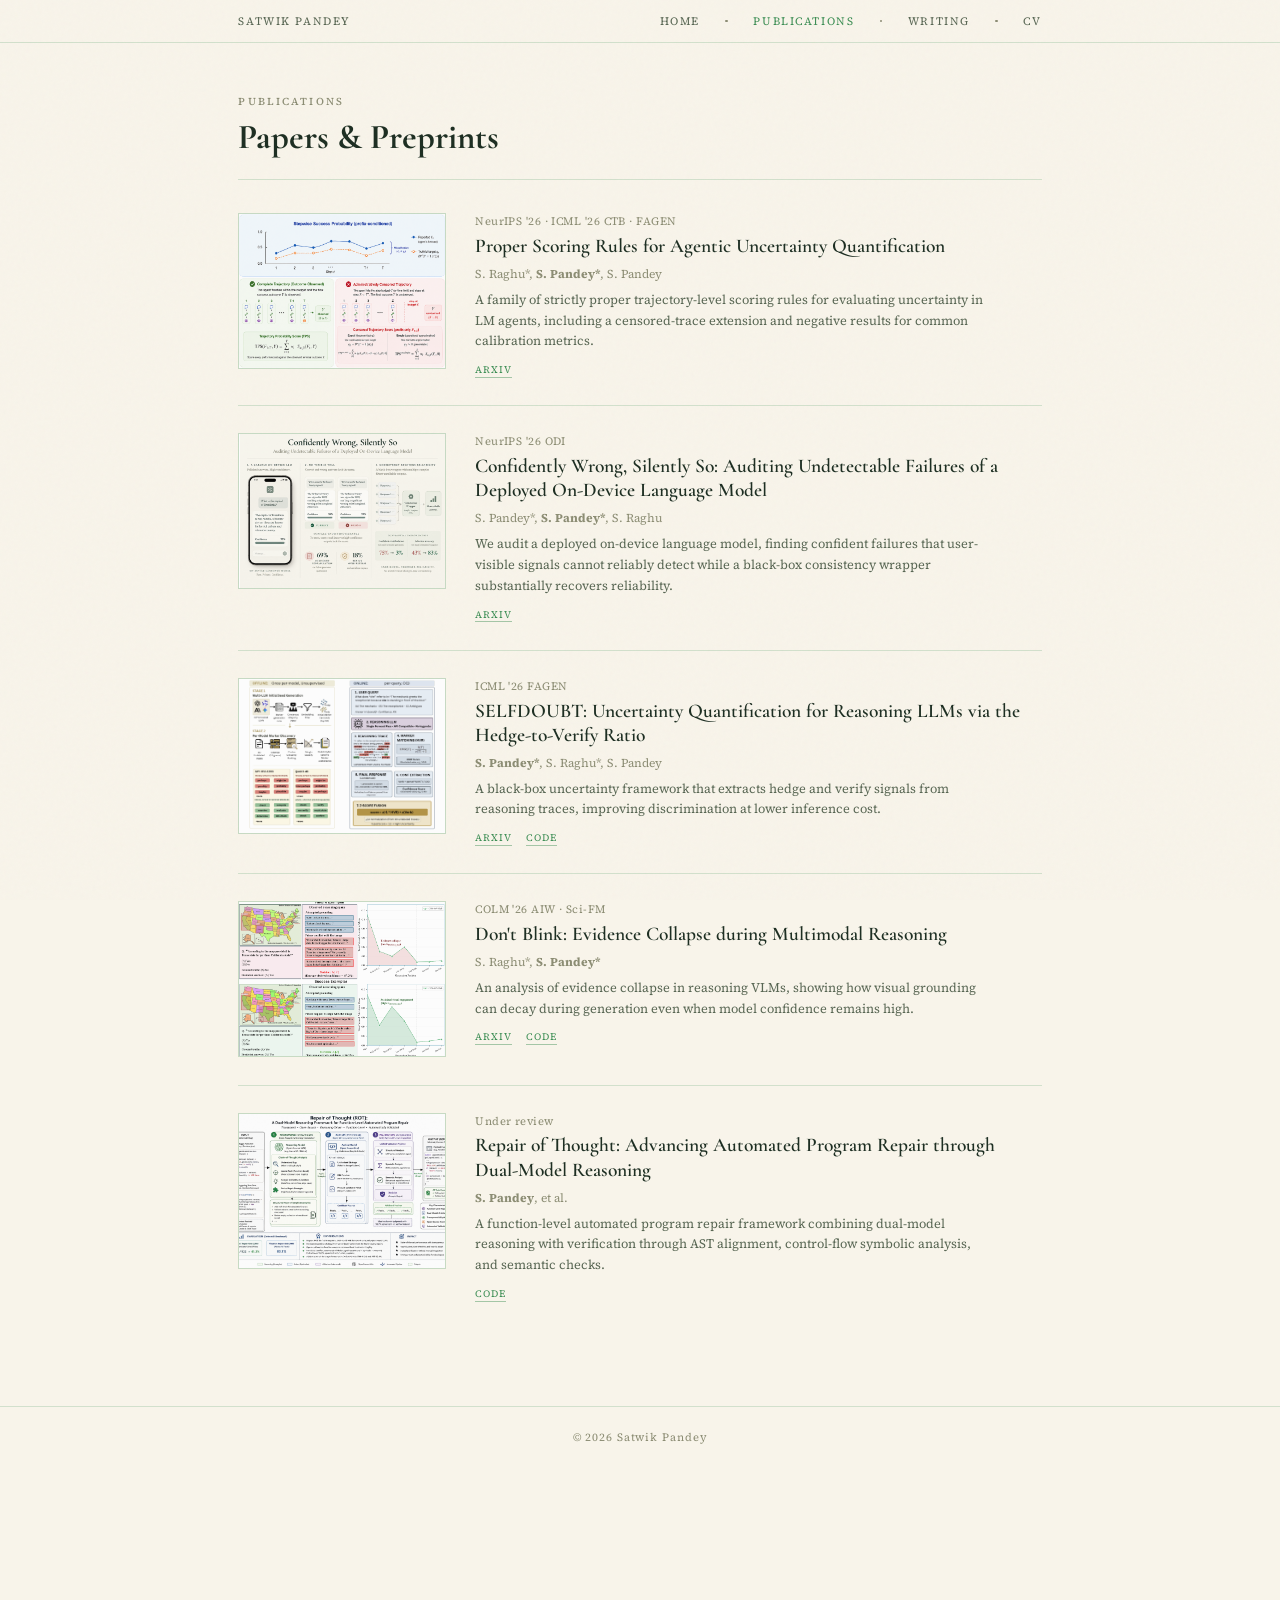
<file: publications.html>
<!DOCTYPE html>
<html lang="en">
<head>
<meta charset="UTF-8">
<meta name="viewport" content="width=device-width, initial-scale=1.0">
<title>Publications — Satwik Pandey</title>

<link rel="icon" type="image/svg+xml" href="favicon-animated.svg">
<link rel="shortcut icon" href="artifacts/favicons/favicon-32x32.png">
<link rel="icon" type="image/png" sizes="32x32" href="artifacts/favicons/favicon-32x32.png">
<link rel="icon" type="image/png" sizes="16x16" href="artifacts/favicons/favicon-16x16.png">
<link rel="apple-touch-icon" sizes="180x180" href="artifacts/favicons/apple-touch-icon.png">
<link rel="icon" type="image/png" sizes="512x512" href="artifacts/favicons/favicon-512.png">

<link rel="preconnect" href="https://fonts.googleapis.com">
<link rel="preconnect" href="https://fonts.gstatic.com" crossorigin>
<link href="https://fonts.googleapis.com/css2?family=Cormorant+Garamond:ital,wght@0,300;0,400;0,500;0,600;0,700;1,300;1,400&family=EB+Garamond:ital,wght@0,400;0,500;1,400&family=Fraunces:opsz,wght@9..144,400;9..144,500;9..144,600;9..144,700&family=Libre+Baskerville:wght@400;700&family=Lora:wght@400;500;600&family=Newsreader:opsz,wght@6..72,400;6..72,500;6..72,600;6..72,700&family=Source+Serif+4:opsz,wght@8..60,400;8..60,500;8..60,600&family=Spectral:wght@400;500;600;700&display=swap" rel="stylesheet">

<style>
  *, *::before, *::after { box-sizing: border-box; margin: 0; padding: 0; }

  :root {
    --bg:              #f8f4ea;
    --text:            #2f3a2d;
    --text-muted:      #596754;
    --text-dim:        #8c8d74;
    --green:           #3f8f56;
    --green-dim:       #2c6f42;
    --green-faint:     rgba(63, 143, 86, 0.08);
    --green-edge:      rgba(63, 143, 86, 0.20);
    --green-border:    rgba(63, 143, 86, 0.45);
    --green-hover:     #61ad76;
    --heading:         #1e2f23;

    /* Keep in sync with index.html font experiments. */
    --font-display: 'Cormorant Garamond', Georgia, serif;
    --font-body:    'Source Serif 4', Georgia, serif;
  }

  html { font-size: 18px; background: var(--bg); color: var(--text); -webkit-font-smoothing: antialiased; }
  body { font-family: var(--font-body); min-height: 100vh; overflow-x: hidden; }

  body::before {
    content: '';
    position: fixed;
    inset: 0;
    background-image: url("data:image/svg+xml,%3Csvg viewBox='0 0 256 256' xmlns='http://www.w3.org/2000/svg'%3E%3Cfilter id='noise'%3E%3CfeTurbulence type='fractalNoise' baseFrequency='0.9' numOctaves='4' stitchTiles='stitch'/%3E%3C/filter%3E%3Crect width='100%25' height='100%25' filter='url(%23noise)' opacity='1'/%3E%3C/svg%3E");
    opacity: 0.025;
    pointer-events: none;
    z-index: 0;
  }

  .navbar { position: relative; z-index: 10; border-bottom: 1px solid var(--green-edge); }
  .navbar-inner { max-width: 1100px; margin: 0 auto; padding: 0 48px; display: flex; align-items: center; justify-content: space-between; height: 52px; }
  .navbar-name, .navbar-links a {
    font-family: var(--font-body); font-size: 0.78rem; letter-spacing: 0.14em; text-transform: uppercase;
    color: var(--text-muted); text-decoration: none; transition: color 0.2s;
  }
  .navbar-name { white-space: nowrap; }
  .navbar-name:hover, .navbar-links a:hover, .navbar-links a.active { color: var(--green); }
  .navbar-links { display: flex; align-items: center; gap: 32px; }
  .nav-dot { width: 3px; height: 3px; border-radius: 50%; background: var(--text-dim); }

  .page-wrap { max-width: 1100px; margin: 0 auto; padding: 64px 48px 96px; position: relative; z-index: 1; }
  .page-header { padding-bottom: 30px; border-bottom: 1px solid var(--green-edge); margin-bottom: 8px; }
  .section-label { font-family: var(--font-body); font-size: 0.74rem; font-weight: 500; letter-spacing: 0.2em; text-transform: uppercase; color: var(--text-dim); margin-bottom: 14px; }
  .page-title { font-family: var(--font-display); font-size: clamp(2rem, 3.4vw, 3rem); font-weight: 700; line-height: 1; color: var(--heading); margin-bottom: 0; }

  .paper-list { display: flex; flex-direction: column; }
  .paper-item { display: grid; grid-template-columns: 260px minmax(0, 1fr); gap: 0 36px; padding: 34px 0; border-bottom: 1px solid var(--green-edge); }
  .paper-item:last-child { border-bottom: none; }
  .paper-media { position: relative; aspect-ratio: 4 / 3; border: 1px solid var(--green-edge); background: var(--green-faint); overflow: hidden; }
  .paper-media img { width: 100%; height: 100%; object-fit: cover; display: block; filter: saturate(0.92) contrast(0.98); }
  .paper-media--contain img { object-fit: contain; background: #fff; }
  .paper-media.is-missing img { display: none; }
  .paper-placeholder { position: absolute; inset: 0; display: none; align-items: center; justify-content: center; padding: 24px; text-align: center; color: var(--green-dim); font-size: 0.72rem; letter-spacing: 0.12em; text-transform: uppercase; }
  .paper-media.is-missing .paper-placeholder { display: flex; }
  .paper-meta { font-size: 0.78rem; color: var(--text-dim); letter-spacing: 0.04em; margin-bottom: 6px; }
  .paper-title { font-family: var(--font-display); font-size: clamp(1.18rem, 1.9vw, 1.48rem); font-weight: 600; line-height: 1.25; color: var(--heading); margin-bottom: 8px; }
  .paper-authors { font-size: 0.84rem; color: var(--text-dim); margin-bottom: 10px; }
  .paper-desc { max-width: 640px; font-size: 0.9rem; line-height: 1.6; color: var(--text-muted); margin-bottom: 14px; }
  .paper-links { display: flex; gap: 18px; flex-wrap: wrap; align-items: center; }
  .paper-link { font-size: 0.68rem; letter-spacing: 0.1em; text-transform: uppercase; color: var(--green); text-decoration: none; border-bottom: 1px solid var(--green-border); padding-bottom: 1px; transition: color 0.2s, border-color 0.2s; }
  .paper-link:hover { color: var(--green-hover); border-color: var(--green-hover); }

  footer { border-top: 1px solid var(--green-edge); padding: 28px 0; text-align: center; position: relative; z-index: 1; }
  footer p { font-size: 0.78rem; letter-spacing: 0.08em; color: var(--text-dim); font-family: var(--font-body); }

  @media (max-width: 768px) {
    .navbar-inner { padding: 0 16px; }
    .navbar-name, .navbar-links a { font-size: 0.68rem; letter-spacing: 0.1em; }
    .navbar-links { gap: 10px; }
    .page-wrap { padding: 48px 24px 72px; }
    .paper-item { grid-template-columns: 1fr; gap: 22px; padding: 32px 0; }
    .paper-media { max-width: 320px; }
  }

  /* Site-wide 80% scale; min-height compensates so short pages still fill the screen. */
  body { zoom: .8; min-height: 125vh; }
</style>
</head>
<body>

<nav class="navbar">
  <div class="navbar-inner">
    <a href="index.html" class="navbar-name">Satwik Pandey</a>
    <div class="navbar-links">
      <a href="index.html">Home</a>
      <div class="nav-dot"></div>
      <a href="publications.html" class="active" aria-current="page">Publications</a>
      <div class="nav-dot"></div>
      <a href="blogs.html">Writing</a>
      <div class="nav-dot"></div>
      <a href="cv.html">CV</a>
    </div>
  </div>
</nav>

<main class="page-wrap">
  <header class="page-header">
    <p class="section-label">Publications</p>
    <h1 class="page-title">Papers &amp; Preprints</h1>
  </header>

  <section class="paper-list">
    <article class="paper-item">
      <div class="paper-media">
        <img src="artifacts/publications/tps.png" data-jpg="paper-1.jpg" alt="Paper preview for Proper Scoring Rules for Agentic Uncertainty Quantification" onerror="if(this.dataset.fallback){this.parentElement.classList.add('is-missing');}else{this.dataset.fallback='1';this.src=this.dataset.jpg;}">
        <div class="paper-placeholder">paper-1.png / paper-1.jpg</div>
      </div>
      <div>
        <p class="paper-meta">NeurIPS '26 · ICML '26 CTB · FAGEN</p>
        <h2 class="paper-title">Proper Scoring Rules for Agentic Uncertainty Quantification</h2>
        <p class="paper-authors">S. Raghu*, <strong>S. Pandey*</strong>, S. Pandey</p>
        <p class="paper-desc">A family of strictly proper trajectory-level scoring rules for evaluating uncertainty in LM agents, including a censored-trace extension and negative results for common calibration metrics.</p>
        <div class="paper-links">
          <a class="paper-link" href="https://arxiv.org/abs/2605.24756" target="_blank" rel="noopener">arXiv</a>
        </div>
      </div>
    </article>

    <article class="paper-item">
      <div class="paper-media paper-media--contain">
        <img src="artifacts/publications/confidently-wrong.png" alt="Surface-indistinguishability results from Confidently Wrong, Silently So">
      </div>
      <div>
        <p class="paper-meta">NeurIPS '26 ODI</p>
        <h2 class="paper-title">Confidently Wrong, Silently So: Auditing Undetectable Failures of a Deployed On-Device Language Model</h2>
        <p class="paper-authors">S. Pandey*, <strong>S. Pandey*</strong>, S. Raghu</p>
        <p class="paper-desc">We audit a deployed on-device language model, finding confident failures that user-visible signals cannot reliably detect while a black-box consistency wrapper substantially recovers reliability.</p>
        <div class="paper-links">
          <a class="paper-link" href="https://arxiv.org/abs/2608.23663" target="_blank" rel="noopener">arXiv</a>
        </div>
      </div>
    </article>

    <article class="paper-item">
      <div class="paper-media">
        <img src="artifacts/publications/sd.png" data-jpg="paper-2.jpg" alt="Paper preview for SELFDOUBT" onerror="if(this.dataset.fallback){this.parentElement.classList.add('is-missing');}else{this.dataset.fallback='1';this.src=this.dataset.jpg;}">
        <div class="paper-placeholder">paper-2.png / paper-2.jpg</div>
      </div>
      <div>
        <p class="paper-meta">ICML '26 FAGEN</p>
        <h2 class="paper-title">SELFDOUBT: Uncertainty Quantification for Reasoning LLMs via the Hedge-to-Verify Ratio</h2>
        <p class="paper-authors"><strong>S. Pandey*</strong>, S. Raghu*, S. Pandey</p>
        <p class="paper-desc">A black-box uncertainty framework that extracts hedge and verify signals from reasoning traces, improving discrimination at lower inference cost.</p>
        <div class="paper-links">
          <a class="paper-link" href="https://arxiv.org/abs/2604.06389" target="_blank" rel="noopener">arXiv</a>
          <a class="paper-link" href="https://github.com/satwik2711/SelfDoubt" target="_blank" rel="noopener">Code</a>
        </div>
      </div>
    </article>

    <article class="paper-item">
      <div class="paper-media">
        <img src="artifacts/publications/db.png" data-jpg="paper-3.jpg" alt="Paper preview for Don't Blink" onerror="if(this.dataset.fallback){this.parentElement.classList.add('is-missing');}else{this.dataset.fallback='1';this.src=this.dataset.jpg;}">
        <div class="paper-placeholder">paper-3.png / paper-3.jpg</div>
      </div>
      <div>
        <p class="paper-meta">COLM '26 AIW · Sci-FM</p>
        <h2 class="paper-title">Don't Blink: Evidence Collapse during Multimodal Reasoning</h2>
        <p class="paper-authors">S. Raghu*, <strong>S. Pandey*</strong></p>
        <p class="paper-desc">An analysis of evidence collapse in reasoning VLMs, showing how visual grounding can decay during generation even when model confidence remains high.</p>
        <div class="paper-links">
          <a class="paper-link" href="https://arxiv.org/abs/2604.04207" target="_blank" rel="noopener">arXiv</a>
          <a class="paper-link" href="https://github.com/satwik2711/Dont-Blink" target="_blank" rel="noopener">Code</a>
        </div>
      </div>
    </article>

    <article class="paper-item">
      <div class="paper-media">
        <img src="artifacts/publications/rot.png" data-jpg="paper-4.jpg" alt="Paper preview for Repair of Thought" onerror="if(this.dataset.fallback){this.parentElement.classList.add('is-missing');}else{this.dataset.fallback='1';this.src=this.dataset.jpg;}">
        <div class="paper-placeholder">paper-4.png / paper-4.jpg</div>
      </div>
      <div>
        <p class="paper-meta">Under review</p>
        <h2 class="paper-title">Repair of Thought: Advancing Automated Program Repair through Dual-Model Reasoning</h2>
        <p class="paper-authors"><strong>S. Pandey</strong>, et al.</p>
        <p class="paper-desc">A function-level automated program repair framework combining dual-model reasoning with verification through AST alignment, control-flow symbolic analysis, and semantic checks.</p>
        <div class="paper-links">
          <a class="paper-link" href="https://github.com/satwik2711/Repair-Of-Thought" target="_blank" rel="noopener">Code</a>
        </div>
      </div>
    </article>
  </section>
</main>

<footer>
  <p>© 2026 Satwik Pandey</p>
</footer>

</body>
</html>
</file>
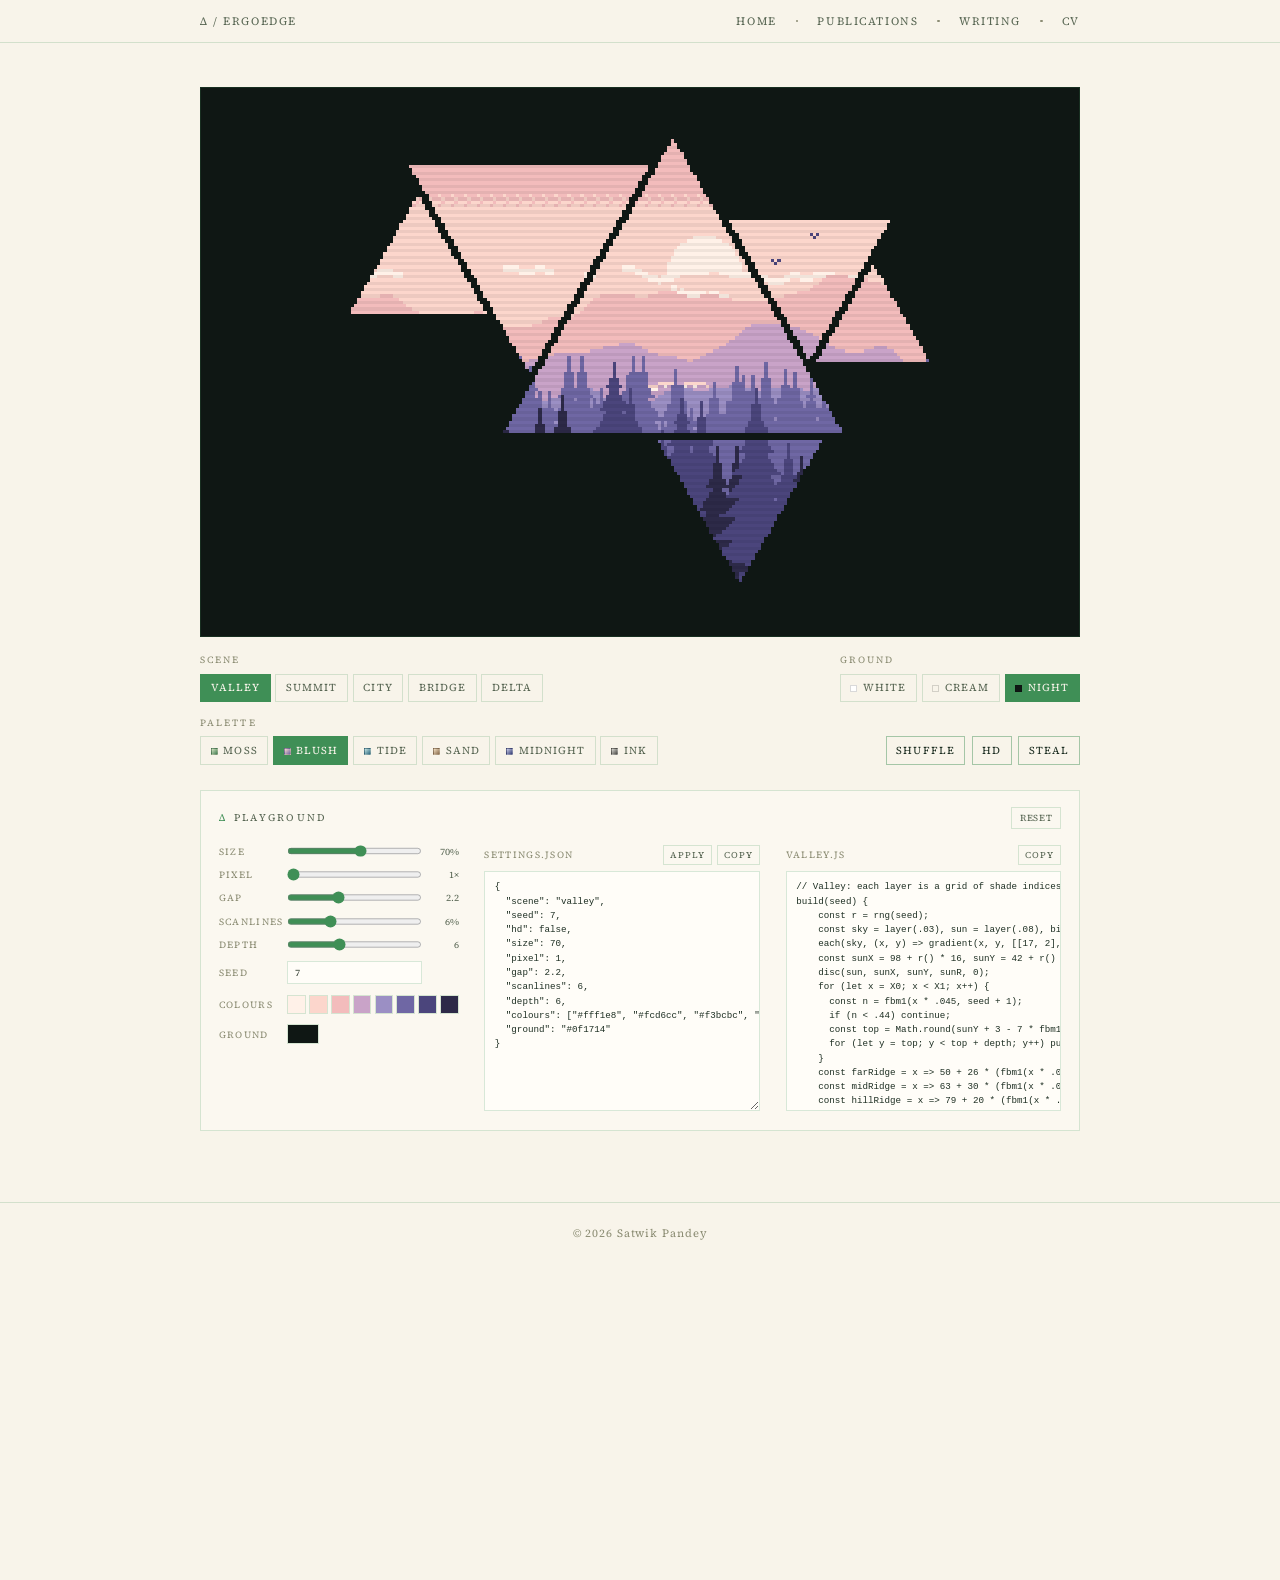
<file: triangles.html>
<!DOCTYPE html>
<html lang="en">
<head>
<meta charset="UTF-8">
<meta name="viewport" content="width=device-width, initial-scale=1.0">
<meta name="robots" content="noindex">
<title>Triangles · Satwik Pandey</title>

<link rel="icon" type="image/svg+xml" href="favicon-animated.svg">
<link rel="shortcut icon" href="artifacts/favicons/favicon-32x32.png">
<link rel="icon" type="image/png" sizes="32x32" href="artifacts/favicons/favicon-32x32.png">
<link rel="icon" type="image/png" sizes="16x16" href="artifacts/favicons/favicon-16x16.png">
<link rel="apple-touch-icon" sizes="180x180" href="artifacts/favicons/apple-touch-icon.png">
<link rel="icon" type="image/png" sizes="512x512" href="artifacts/favicons/favicon-512.png">

<link rel="preconnect" href="https://fonts.googleapis.com">
<link rel="preconnect" href="https://fonts.gstatic.com" crossorigin>
<link href="https://fonts.googleapis.com/css2?family=Cormorant+Garamond:ital,wght@0,500;0,600;0,700;1,500&family=Source+Serif+4:opsz,wght@8..60,400;8..60,500;8..60,600&display=swap" rel="stylesheet">

<style>
  *, *::before, *::after { box-sizing: border-box; margin: 0; padding: 0; }
  :root {
    --bg: #f8f4ea;
    --text: #2f3a2d;
    --muted: #596754;
    --dim: #8c8d74;
    --green: #3f8f56;
    --green-edge: rgba(63, 143, 86, .20);
    --green-border: rgba(63, 143, 86, .45);
    --heading: #1e2f23;
    --ground: #ffffff;
    --font-display: 'Cormorant Garamond', Georgia, serif;
    --font-body: 'Source Serif 4', Georgia, serif;
  }
  html { font-size: 18px; background: var(--bg); color: var(--text); -webkit-font-smoothing: antialiased; }
  body { min-height: 100vh; overflow-x: hidden; font-family: var(--font-body); }
  .container { width: min(1100px, calc(100% - 96px)); margin: 0 auto; }
  .navbar { border-bottom: 1px solid var(--green-edge); }
  .navbar-inner { width: min(1100px, calc(100% - 96px)); min-height: 52px; margin: 0 auto; display: flex; align-items: center; justify-content: space-between; gap: 24px; }
  .navbar-name, .navbar-links a { font-size: .78rem; letter-spacing: .14em; text-transform: uppercase; color: var(--muted); text-decoration: none; transition: color .2s ease; white-space: nowrap; }
  .navbar-name:hover, .navbar-links a:hover, .navbar-links a.active { color: var(--green); }
  .navbar-links { display: flex; align-items: center; gap: 24px; }
  .nav-dot { width: 3px; height: 3px; border-radius: 50%; background: var(--dim); flex: 0 0 3px; }

  main { padding: 56px 0 88px; }


  .studio { display: flex; flex-direction: column; gap: 32px; }
  .stage { position: relative; overflow: hidden; aspect-ratio: 16 / 10; min-height: 300px; background: var(--ground); border: 1px solid var(--green-edge); transition: background-color .35s ease; }
  .stage canvas { position: absolute; left: 50%; top: 50%; transform: translate(-50%, -50%); image-rendering: pixelated; image-rendering: crisp-edges; }
  .stage noscript img { display: block; width: 100%; height: 100%; object-fit: contain; }

  .controls { display: grid; grid-template-columns: minmax(0, 1fr) auto; align-items: end; gap: 18px 40px; padding-top: 20px; }
  .controls > :nth-child(even) { justify-self: end; }
  .control-group { display: flex; flex-direction: column; gap: 9px; }
  .control-label { font-size: .66rem; letter-spacing: .22em; text-transform: uppercase; color: var(--dim); }
  .chips { display: flex; flex-wrap: wrap; gap: 6px; }
  .actions { display: flex; gap: 8px; }
  button { appearance: none; border: 1px solid var(--green-edge); padding: 7px 12px; background: transparent; color: var(--muted); font-family: var(--font-body); font-size: .74rem; letter-spacing: .1em; text-transform: uppercase; cursor: pointer; transition: border-color .2s ease, background .2s ease, color .2s ease; }
  button:hover { border-color: var(--green-border); color: var(--green); }
  button[aria-pressed="true"] { border-color: var(--green); background: var(--green); color: #f8f4ea; }
  .actions button { border-color: var(--green-border); color: var(--heading); }
  .actions button:hover { background: var(--heading); border-color: var(--heading); color: #f8f4ea; }
  .actions button[aria-pressed="true"] { background: var(--green); border-color: var(--green); color: #f8f4ea; }
  .knob:has(input:disabled) { opacity: .4; }
  button:focus-visible { outline: 2px solid var(--green); outline-offset: 3px; }
  .swatch { display: inline-block; width: 9px; height: 9px; margin-right: 7px; vertical-align: -1px; border: 1px solid rgba(0, 0, 0, .15); }

  .panel { display: grid; grid-template-columns: minmax(0, 300px) minmax(0, 1fr) minmax(0, 1fr); gap: 20px 32px; padding: 20px 22px 24px; border: 1px solid var(--green-edge); background: #fbf8f0; }
  .panel-head { grid-column: 1 / -1; }
  .panel-head { display: flex; align-items: center; justify-content: space-between; font-size: .7rem; letter-spacing: .22em; text-transform: uppercase; color: var(--muted); }
  .panel-head span::before { content: '∆'; margin-right: 9px; color: var(--green); }
  .panel-head button { padding: 4px 9px; font-size: .64rem; }
  .knobs { display: flex; flex-direction: column; gap: 13px; }
  .knob { display: grid; grid-template-columns: 76px minmax(0, 1fr) 36px; align-items: center; gap: 10px; font-size: .66rem; letter-spacing: .14em; text-transform: uppercase; color: var(--dim); }
  .knob output { font-variant-numeric: tabular-nums; letter-spacing: 0; text-align: right; color: var(--muted); }
  .knob input[type="range"] { width: 100%; accent-color: var(--green); }
  .knob input[type="number"] { width: 100%; padding: 5px 8px; border: 1px solid var(--green-edge); background: #fffdf8; color: var(--text); font: inherit; letter-spacing: 0; }
  .swatches { display: grid; grid-template-columns: repeat(8, 1fr); gap: 4px; grid-column: 2 / 4; }
  .knob input[type="color"] { width: 100%; height: 24px; padding: 0; border: 1px solid var(--green-edge); background: none; cursor: pointer; }
  .knob input[type="color"]::-webkit-color-swatch-wrapper { padding: 0; }
  .knob input[type="color"]::-webkit-color-swatch { border: none; }
  .knob-ground { grid-template-columns: 76px 40px; }
  .code { display: flex; flex-direction: column; min-width: 0; }
  .code-head { display: flex; align-items: center; gap: 6px; margin-bottom: 8px; font-size: .66rem; letter-spacing: .14em; text-transform: uppercase; color: var(--dim); }
  .code-head span { margin-right: auto; }
  .code-head button { padding: 4px 8px; font-size: .62rem; }
  .code textarea, .code pre { width: 100%; padding: 10px 12px; border: 1px solid var(--green-edge); background: #fffdf8; color: var(--heading); font-family: ui-monospace, 'SF Mono', Menlo, Consolas, monospace; font-size: .64rem; line-height: 1.55; tab-size: 2; }
  .code textarea { height: 300px; resize: vertical; }
  .code textarea:focus { outline: 1px solid var(--green-border); }
  .code textarea.invalid { border-color: #c0614f; }
  .code pre { height: 300px; overflow: auto; white-space: pre; }
  footer { border-top: 1px solid var(--green-edge); padding: 28px 0; text-align: center; color: var(--dim); font-size: .78rem; letter-spacing: .08em; }

  @media (max-width: 960px) {
    .panel { grid-template-columns: 1fr; }
    .controls { grid-template-columns: 1fr; }
    .controls > :nth-child(even) { justify-self: start; }
  }

  @media (max-width: 760px) {
    .container, .navbar-inner { width: min(100% - 40px, 1100px); }
    .navbar-inner { min-height: 58px; }
    .navbar-name, .navbar-links a { font-size: .66rem; letter-spacing: .09em; }
    .navbar-links { gap: 10px; }
    .nav-dot { display: none; }
    main { padding-top: 28px; }
    .stage { aspect-ratio: 4 / 3; min-height: 0; }
        }

  /* Site-wide 80% scale; min-height compensates so short pages still fill the screen. */
  body { zoom: .8; min-height: 125vh; }
</style>
</head>
<body>

<nav class="navbar">
  <div class="navbar-inner">
    <a href="index.html" class="navbar-name">∆ / ergoedge</a>
    <div class="navbar-links">
      <a href="index.html">Home</a><span class="nav-dot"></span>
      <a href="publications.html">Publications</a><span class="nav-dot"></span>
      <a href="blogs.html">Writing</a><span class="nav-dot"></span>
      <a href="cv.html">CV</a>
    </div>
  </div>
</nav>

<main class="container">
  <div class="studio">
    <div class="studio-art">
      <div class="stage" id="stage" role="img" aria-label="Six pixel-art triangles, each a window cut into the same generated landscape.">
        <canvas id="art"></canvas>
        <noscript><img src="artifacts/images/tri-green.png" alt="Six pixel-art triangles showing a green forest valley."></noscript>
      </div>

      <div class="controls">
        <div class="control-group">
          <span class="control-label">Scene</span>
          <div class="chips" data-key="scene"></div>
        </div>
        <div class="control-group">
          <span class="control-label">Ground</span>
          <div class="chips" data-key="ground"></div>
        </div>
        <div class="control-group">
          <span class="control-label">Palette</span>
          <div class="chips" data-key="palette"></div>
        </div>
        <div class="actions">
          <button id="reroll" type="button">Shuffle</button>
          <button id="hd" type="button" aria-pressed="false" title="Smooth, high-resolution rendering">HD</button>
          <button id="save" type="button">Steal</button>
        </div>
      </div>
    </div>

    <aside class="panel" aria-label="Playground">
      <div class="panel-head"><span>Playground</span><button type="button" id="resetParams">Reset</button></div>
      <div class="knobs">
        <label class="knob"><span>Size</span><input type="range" min="40" max="95" step="1" data-param="size"><output></output></label>
        <label class="knob"><span>Pixel</span><input type="range" min="1" max="4" step="1" data-param="pixel"><output></output></label>
        <label class="knob"><span>Gap</span><input type="range" min="0" max="6" step=".2" data-param="gap"><output></output></label>
        <label class="knob"><span>Scanlines</span><input type="range" min="0" max="20" step="1" data-param="scanlines"><output></output></label>
        <label class="knob"><span>Depth</span><input type="range" min="0" max="16" step="1" data-param="depth"><output></output></label>
        <label class="knob"><span>Seed</span><input type="number" min="1" max="99999" step="1" id="seedInput"></label>
        <div class="knob"><span>Colours</span><div class="swatches" id="rampInputs"></div></div>
        <label class="knob knob-ground"><span>Ground</span><input type="color" id="groundInput"></label>
      </div>
      <div class="code">
        <div class="code-head"><span>settings.json</span><button type="button" id="applyConfig">Apply</button><button type="button" id="copyConfig">Copy</button></div>
        <textarea id="config" wrap="off" spellcheck="false" aria-label="Settings as JSON"></textarea>
      </div>
      <div class="code">
        <div class="code-head"><span id="sourceName">scene</span><button type="button" id="copySource">Copy</button></div>
        <pre id="source"><code></code></pre>
      </div>
    </aside>
  </div>

</main>

<footer>© 2026 Satwik Pandey</footer>

<script>
(() => {
  // Composition grid: the reference layout at 4 reference-px per art pixel.
  const CW = 185, CH = 139, M = 16, GW = CW + 2 * M, GH = CH + 2 * M;
  const X0 = -M, X1 = CW + M, Y0 = -M, Y1 = CH + M;

  // Six equilateral triangles, measured from the reference (x of left corner, flat-edge y, side, pointing up?).
  const LAYOUT = [
    [632, 533, 171, true],
    [708, 342, 297, false],
    [830, 675, 420, true],
    [1127, 404, 198, false],
    [1228, 597, 143, true],
    [1020, 686, 205, false]
  ];
  const RISE = [Math.sqrt(3) / 2, .5], FALL = [Math.sqrt(3) / 2, -.5], DOWN = [0, 1];
  const along = (tri, n) => tri.map(([x, y]) => x * n[0] + y * n[1]);
  const slide = (tri, n, d) => tri.forEach(p => { p[0] += n[0] * d; p[1] += n[1] * d; });
  const inside = (x, y, tri) => {
    for (let k = 0; k < 3; k++) {
      const [ax, ay] = tri[k], [bx, by] = tri[(k + 1) % 3], [cx, cy] = tri[(k + 2) % 3];
      const side = ((bx - ax) * (cy - ay) - (by - ay) * (cx - ax)) > 0 ? 1 : -1;
      if (side * ((bx - ax) * (y - ay) - (by - ay) * (x - ax)) < 0) return false;
    }
    return true;
  };

  // Keep the big triangle fixed and slide each neighbour along the normal of the edge they share,
  // so every gap is exactly `gap` pixels wide, then recentre the whole arrangement.
  const buildMask = gap => {
    const tris = LAYOUT.map(([x, y, side, up]) => {
      const h = side * Math.sqrt(3) / 2;
      const pts = up
        ? [[x, y], [x + side / 2, y - h], [x + side, y]]
        : [[x, y], [x + side, y], [x + side / 2, y + h]];
      return pts.map(([px, py]) => [(px - 632) / 4, (py - 311) / 4]);
    });
    const [T1, T2, T3, T4, T5, T6] = tris;
    slide(T2, RISE, Math.min(...along(T3, RISE)) - gap - Math.max(...along(T2, RISE)));
    slide(T1, FALL, Math.min(...along(T2, FALL)) - gap - Math.max(...along(T1, FALL)));
    slide(T4, FALL, Math.max(...along(T3, FALL)) + gap - Math.min(...along(T4, FALL)));
    slide(T5, RISE, Math.max(...along(T4, RISE)) + gap - Math.min(...along(T5, RISE)));
    slide(T6, DOWN, Math.max(...along(T3, DOWN)) + gap - Math.min(...along(T6, DOWN)));
    const all = tris.flat();
    const shiftX = (CW - Math.max(...all.map(p => p[0])) - Math.min(...all.map(p => p[0]))) / 2;
    const shiftY = (CH - Math.max(...all.map(p => p[1])) - Math.min(...all.map(p => p[1]))) / 2;
    all.forEach(p => { p[0] += shiftX; p[1] += shiftY; });
    const out = new Uint8Array(CW * CH);
    for (let y = 0; y < CH; y++) for (let x = 0; x < CW; x++) out[y * CW + x] = tris.some(tri => inside(x + .5, y + .5, tri)) ? 1 : 0;
    // Each edge as nx·x + ny·y + c, positive on the inside, for anti-aliased edges in smooth mode.
    const edges = tris.map(tri => tri.map((a, k) => {
      const b = tri[(k + 1) % 3], c = tri[(k + 2) % 3], len = Math.hypot(b[0] - a[0], b[1] - a[1]);
      let nx = (a[1] - b[1]) / len, ny = (b[0] - a[0]) / len;
      if (nx * (c[0] - a[0]) + ny * (c[1] - a[1]) < 0) { nx = -nx; ny = -ny; }
      return [nx, ny, -(nx * a[0] + ny * a[1])];
    }));
    return { mask: out, edges };
  };

  // Noise and randomness.
  const rng = seed => { let a = seed * 2654435761 >>> 0; return () => { a = a + 0x6D2B79F5 | 0; let t = Math.imul(a ^ a >>> 15, 1 | a); t = t + Math.imul(t ^ t >>> 7, 61 | t) ^ t; return ((t ^ t >>> 14) >>> 0) / 4294967296; }; };
  const hash = (x, y, s) => { let h = Math.imul(x | 0, 374761393) + Math.imul(y | 0, 668265263) + Math.imul(s | 0, 1274126177); h = Math.imul(h ^ (h >>> 13), 1274126177); h ^= h >>> 16; return (h >>> 0) / 4294967296; };
  const smooth = t => t * t * (3 - 2 * t);
  const noise1 = (x, s) => { const i = Math.floor(x), f = smooth(x - i); return hash(i, 0, s) * (1 - f) + hash(i + 1, 0, s) * f; };
  const fbm1 = (x, s) => noise1(x, s) * .57 + noise1(x * 2 + 17, s) * .29 + noise1(x * 4 + 31, s) * .14;
  const noise2 = (x, y, s) => {
    const i = Math.floor(x), j = Math.floor(y), fx = smooth(x - i), fy = smooth(y - j);
    const a = hash(i, j, s) * (1 - fx) + hash(i + 1, j, s) * fx;
    const b = hash(i, j + 1, s) * (1 - fx) + hash(i + 1, j + 1, s) * fx;
    return a * (1 - fy) + b * fy;
  };
  const fbm2 = (x, y, s) => noise2(x, y, s) * .6 + noise2(x * 2.1, y * 2.1, s + 1) * .28 + noise2(x * 4.3, y * 4.3, s + 2) * .12;
  const BAYER = [0, 8, 2, 10, 12, 4, 14, 6, 3, 11, 1, 9, 15, 7, 13, 5];
  const bayer = (x, y) => (BAYER[(((y % 4) + 4) % 4) * 4 + (((x % 4) + 4) % 4)] + .5) / 16;
  let hd = false;
  const gradient = (x, y, stops) => {
    if (y < stops[0][0]) return stops[0][1];
    for (let k = 0; k < stops.length - 1; k++) {
      const [y0, a] = stops[k], [y1, b] = stops[k + 1];
      if (y < y1) return (y - y0) / (y1 - y0) > (hd ? .5 : bayer(x, y)) ? b : a;
    }
    return stops[stops.length - 1][1];
  };

  // Layers hold a shade index (0 lightest – 7 darkest); -1 is empty.
  const layer = depth => ({ depth, buf: new Int16Array(GW * GH).fill(-1) });
  const put = (L, x, y, v) => { x = Math.round(x) + M; y = Math.round(y) + M; if (x >= 0 && y >= 0 && x < GW && y < GH) L.buf[y * GW + x] = v; };
  const each = (L, fn) => { for (let y = Y0; y < Y1; y++) for (let x = X0; x < X1; x++) { const v = fn(x, y); if (v >= 0) put(L, x, y, v); } };
  const fillBelow = (L, ridge, shade) => { for (let x = X0; x < X1; x++) { const r = Math.ceil(ridge(x)); for (let y = Math.max(r, Y0); y < Y1; y++) put(L, x, y, typeof shade === 'function' ? shade(x, y, r) : shade); } };
  const disc = (L, cx, cy, r, v) => { const n = Math.ceil(r); for (let dy = -n; dy <= n; dy++) for (let dx = -n; dx <= n; dx++) if (dx * dx + dy * dy <= r * r + .3) put(L, Math.round(cx) + dx, Math.round(cy) + dy, v); };
  const pine = (L, tx, base, h, v) => {
    const tiers = Math.max(2, Math.round(h / 7)), tier = h / tiers;
    for (let d = 0; d <= h; d++) {
      const half = Math.floor(d * .3 * (.5 + .5 * ((d % tier) / tier)));
      for (let x = -half; x <= half; x++) put(L, tx + x, base - h + d, v);
    }
    for (let y = base; y < Y1; y++) put(L, tx, y, v);
  };
  const bird = (L, x, y, v) => { x = Math.round(x); y = Math.round(y); put(L, x - 1, y - 1, v); put(L, x, y, v); put(L, x + 1, y - 1, v); };
  const line = (L, x0, y0, x1, y1, v) => {
    const n = Math.max(1, Math.ceil(Math.max(Math.abs(x1 - x0), Math.abs(y1 - y0))));
    for (let i = 0; i <= n; i++) put(L, x0 + (x1 - x0) * i / n, y0 + (y1 - y0) * i / n, v);
  };
  const cellEdge = (x, y, size, s) => {
    const gx = Math.floor(x / size), gy = Math.floor(y / size);
    let f1 = Infinity, f2 = Infinity;
    for (let dy = -1; dy <= 1; dy++) for (let dx = -1; dx <= 1; dx++) {
      const cx = gx + dx, cy = gy + dy;
      const d = Math.hypot(x + .5 - (cx + hash(cx, cy, s)) * size, y + .5 - (cy + hash(cx, cy, s + 1)) * size);
      if (d < f1) { f2 = f1; f1 = d; } else if (d < f2) f2 = d;
    }
    return f2 - f1;
  };
  const sample = (layers, x, y) => {
    x = Math.max(X0, Math.min(X1 - 1, Math.round(x))) + M; y = Math.max(Y0, Math.min(Y1 - 1, Math.round(y))) + M;
    for (const L of layers) { const v = L.buf[y * GW + x]; if (v >= 0) return v; }
    return 0;
  };
  // Mirror everything above the waterline, one shade darker, with a little ripple and the odd glint.
  const reflect = (above, WL, seed, depth) => {
    const water = layer(depth);
    for (let y = WL; y < Y1; y++) for (let x = X0; x < X1; x++) {
      const ripple = Math.round(Math.sin(y * 1.7 + seed) * (y - WL) / 26);
      const s = sample(above, x + ripple, 2 * WL - y - 1) & 7;
      const glint = hash(Math.floor((x + y * 3) / 5), y, seed + 14) > .9 && y % 3 === 0;
      put(water, x, y, glint ? 1 : Math.min(7, s + 1));
    }
    return water;
  };

  const SCENES = {
    valley: { label: 'Valley', build(seed) {
      const r = rng(seed);
      const sky = layer(.03), sun = layer(.08), birds = layer(.12), clouds = layer(.15), far = layer(.22), mid = layer(.34), river = layer(.4), hills = layer(.5), back = layer(.68), front = layer(1);
      each(sky, (x, y) => gradient(x, y, [[17, 2], [22, 1]]));
      const sunX = 98 + r() * 16, sunY = 42 + r() * 6, sunR = 10 + r() * 3;
      disc(sun, sunX, sunY, sunR, 0);
      for (let x = X0; x < X1; x++) {
        const n = fbm1(x * .045, seed + 1);
        if (n < .44) continue;
        const top = Math.round(sunY + 3 - 7 * fbm1(x * .09, seed + 2)), depth = Math.round(2 + (n - .44) * 22);
        for (let y = top; y < top + depth; y++) put(clouds, x, y, y < top + 2 ? 0 : 1);
      }
      const farRidge = x => 50 + 26 * (fbm1(x * .035, seed + 3) - .5);
      const midRidge = x => 63 + 30 * (fbm1(x * .03, seed + 4) - .5);
      const hillRidge = x => 79 + 20 * (fbm1(x * .045, seed + 5) - .5);
      fillBelow(far, farRidge, 2);
      fillBelow(mid, midRidge, 3);
      const riverPhase = r() * 6;
      for (let x = 70 + Math.floor(r() * 20); x < 160; x++) {
        const y = Math.round(80 + 5 * Math.sin(x * .09 + riverPhase) + (x - 100) * .08);
        if (y > midRidge(x) + 2 && hash(x, 0, seed + 6) > .22) { put(river, x, y, 1); if (hash(x, 1, seed) > .5) put(river, x, y + 1, 0); }
      }
      fillBelow(hills, hillRidge, 4);
      const backGround = x => 90 + 8 * (fbm1(x * .05, seed + 7) - .5);
      fillBelow(back, backGround, 5);
      for (let x = X0; x < X1; x += 2 + Math.floor(r() * 3)) pine(back, x, Math.round(backGround(x)) + 3, 9 + Math.floor(r() * 18), 5);
      fillBelow(front, () => 128, 6);
      for (let x = X0; x < X1; x += 4 + Math.floor(r() * 8)) pine(front, x, 128 + Math.floor(r() * 12), 24 + Math.floor(r() * 42), r() < .5 ? 6 : 7);
      const flock = 4 + Math.floor(r() * 4);
      for (let k = 0; k < flock; k++) bird(birds, sunX + 6 + r() * 42, sunY - 18 + r() * 22, 6);
      return [front, back, hills, river, mid, far, clouds, birds, sun, sky];
    }},

    summit: { label: 'Summit', build(seed) {
      const r = rng(seed);
      const sky = layer(.03), stars = layer(.05), moon = layer(.08), far = layer(.22), near = layer(.45), trees = layer(.7);
      const WL = 104;
      each(sky, (x, y) => gradient(x, y, [[10, 3], [15, 2], [42, 2], [47, 1]]));
      for (let k = 0; k < 40; k++) put(stars, X0 + r() * (X1 - X0), Y0 + r() * 56, r() < .7 ? 1 : 0);
      const mx = 30 + r() * 120, my = 16 + r() * 16;
      disc(moon, mx, my, 6, 0);
      disc(moon, mx + 3, my - 2, 5, -1);
      const peaks = (count, top, spread) => Array.from({ length: count }, (_, i) => ({ x: X0 + (i + .5) * (X1 - X0) / count + (r() - .5) * 14, y: top + r() * spread }));
      const range = (L, list, slope, lit, shadow, snowLit, snowShadow, snow, salt) => {
        for (let x = X0; x < X1; x++) {
          let best = Infinity, peak = null;
          for (const p of list) { const ry = p.y + Math.abs(x - p.x) * slope; if (ry < best) { best = ry; peak = p; } }
          const top = Math.ceil(best + (noise1(x * .5, seed + salt) - .5) * 2);
          const line = peak.y + snow + Math.floor(hash(x, 3, seed + salt) * 4);
          for (let y = top; y < Y1; y++) {
            const sunward = x < peak.x;
            put(L, x, y, y < line ? (sunward ? snowLit : snowShadow) : (sunward ? lit : shadow));
          }
        }
      };
      range(far, peaks(7, 28, 24), 1.05, 3, 4, 0, 1, 7, 11);
      range(near, peaks(4, 56, 18), .82, 5, 6, 2, 3, 5, 12);
      const ground = x => 97 + 4 * (fbm1(x * .06, seed + 13) - .5);
      for (let x = X0; x < X1; x++) for (let y = Math.ceil(ground(x)); y < WL; y++) put(trees, x, y, 6);
      for (let x = X0; x < X1; x += 2 + Math.floor(r() * 3)) {
        const h = 4 + Math.floor(r() * 7), base = Math.round(ground(x)) + 2;
        const tiers = Math.max(2, Math.round(h / 3)), tier = h / tiers;
        for (let d = 0; d <= h; d++) { const half = Math.floor(d * .35 * (.5 + .5 * ((d % tier) / tier))); for (let dx = -half; dx <= half; dx++) put(trees, x + dx, base - h + d, 7); }
      }
      const above = [trees, near, far, moon, stars, sky];
      return [reflect(above, WL, seed, .75), ...above];
    }},

    city: { label: 'City', build(seed) {
      const r = rng(seed);
      const sky = layer(.03), stars = layer(.05), moon = layer(.08), far = layer(.25), mid = layer(.5), near = layer(.8);
      each(sky, (x, y) => gradient(x, y, [[8, 6], [13, 5], [44, 5], [50, 4]]));
      for (let k = 0; k < 45; k++) put(stars, X0 + r() * (X1 - X0), Y0 + r() * 70, r() < .75 ? 3 : 2);
      disc(moon, 20 + r() * 140, 12 + r() * 14, 4.5, 1);
      const tower = (L, x, w, top, body, lit, s) => {
        const style = hash(x, top, s);
        if (style < .2) {
          const h = Math.ceil(w * .9);
          for (let d = 0; d < h; d++) { const half = Math.floor(d * (w / 2) / h); for (let dx = -half; dx <= half; dx++) put(L, x + Math.floor(w / 2) + dx, top - h + d, body); }
        } else if (style < .45) {
          for (let y = top - 4; y < top; y++) for (let dx = 2; dx < w - 2; dx++) put(L, x + dx, y, body);
          if (style < .32) for (let y = top - 11; y < top - 4; y++) put(L, x + Math.floor(w / 2), y, body);
        }
        for (let y = top; y < Y1; y++) for (let dx = 0; dx < w; dx++) {
          const pane = dx > 0 && dx < w - 1 && dx % 2 === 1 && (y - top) % 3 === 1;
          put(L, x + dx, y, pane && hash(x + dx, y, s) < lit ? lit > .3 && hash(x + dx, y, s + 1) < .4 ? 0 : 1 : body);
        }
      };
      const row = (L, minTop, maxTop, minW, maxW, body, lit, s) => {
        for (let x = X0; x < X1;) {
          const w = minW + Math.floor(r() * (maxW - minW));
          tower(L, x, w, minTop + Math.floor(r() * (maxTop - minTop)), body, lit, s);
          x += w + (r() < .3 ? 1 : 0);
        }
      };
      row(far, 28, 66, 5, 10, 3, .2, seed + 1);
      row(mid, 44, 84, 7, 13, 5, .25, seed + 2);
      row(near, 72, 112, 9, 17, 7, .4, seed + 3);
      return [near, mid, far, moon, stars, sky];
    }},

    bridge: { label: 'Bridge', build(seed) {
      const r = rng(seed);
      const sky = layer(.03), sun = layer(.08), birds = layer(.12), clouds = layer(.15), hills = layer(.25), shore = layer(.4), truss = layer(.6);
      const WL = 96, deck = 80;
      each(sky, (x, y) => gradient(x, y, [[18, 2], [24, 1]]));
      const sunX = 60 + r() * 70, sunY = 50 + r() * 8;
      disc(sun, sunX, sunY, 11, 0);
      for (let x = X0; x < X1; x++) {
        const n = fbm1(x * .045, seed + 1);
        if (n < .46) continue;
        const top = Math.round(34 - 8 * fbm1(x * .09, seed + 2)), depth = Math.round(2 + (n - .46) * 18);
        for (let y = top; y < top + depth; y++) put(clouds, x, y, y < top + 2 ? 0 : 1);
      }
      fillBelow(hills, x => 70 + 18 * (fbm1(x * .03, seed + 3) - .5), 3);
      const bank = x => 88 + 5 * (fbm1(x * .05, seed + 4) - .5);
      fillBelow(shore, bank, 4);
      for (let x = X0; x < X1; x += 2 + Math.floor(r() * 3)) pine(shore, x, Math.round(bank(x)) + 2, 4 + Math.floor(r() * 7), 5);
      for (let y = deck; y < deck + 2; y++) for (let x = X0; x < X1; x++) put(truss, x, y, 6);
      const span = 54 + Math.floor(r() * 14), panels = 6;
      for (let start = X0 - Math.floor(r() * span); start < X1; start += span) {
        const nodeX = i => start + i * span / panels;
        const topAt = t => deck - 7 - 9 * Math.sin(Math.PI * t);
        for (let i = 0; i < panels; i++) {
          const tx = start + (i + .5) * span / panels, ty = topAt((i + .5) / panels);
          line(truss, nodeX(i), deck, tx, ty, 6);
          line(truss, tx, ty, nodeX(i + 1), deck, 6);
          if (i < panels - 1) line(truss, tx, ty, start + (i + 1.5) * span / panels, topAt((i + 1.5) / panels), 6);
        }
        for (let y = deck + 2; y < WL; y++) for (let dx = -1; dx <= 1; dx++) put(truss, start + dx, y, 7);
      }
      const flock = 3 + Math.floor(r() * 4);
      for (let k = 0; k < flock; k++) bird(birds, sunX - 30 + r() * 60, 20 + r() * 22, 6);
      const above = [truss, shore, hills, clouds, birds, sun, sky];
      return [reflect(above, WL, seed, .7), ...above];
    }},

    delta: { label: 'Delta', build(seed) {
      const r = rng(seed);
      const ground = layer(.15), rivers = layer(.4);
      each(ground, (x, y) => {
        const n = fbm2(x * .025, y * .025, seed + 20);
        const v = n < .42 ? 2 : n < .6 ? 1 : 0;
        return cellEdge(x, y, 22, seed + 21) < .7 ? v + 1 : v;
      });
      const points = [];
      const walk = (x, y, angle, width, length, generation) => {
        const heading = angle;
        for (let i = 0; i < length; i++) {
          angle += (r() - .5) * .2 + (heading - angle) * .05;
          x += Math.cos(angle); y += Math.sin(angle);
          if (x < X0 - 4 || x > X1 + 4 || y < Y0 - 4 || y > Y1 + 4) return;
          points.push([x, y, width]);
          if (generation < 1 && r() < .015) {
            const side = r() < .5 ? -1 : 1;
            walk(x, y, angle + side * (.5 + r() * .5), Math.max(.4, width * .6), Math.floor(length * .3 + r() * 25), generation + 1);
          }
        }
      };
      const channels = 3;
      for (let k = 0; k < channels; k++) walk(X0 + (k + .5) * (X1 - X0) / channels + (r() - .5) * 20, Y0, Math.PI / 2 + (r() - .5) * .5, 1 + r() * .6, 400, 0);
      for (const [x, y, w] of points) if (w >= .9) disc(rivers, x, y, w + 1, 3);
      for (const [x, y, w] of points) if (w >= .9) disc(rivers, x, y, w, 4); else put(rivers, x, y, 3);
      return [rivers, ground];
    }}
  };

  const hex = h => [1, 3, 5].map(i => parseInt(h.slice(i, i + 2), 16));
  const ramp = list => list.split(' ').map(hex);
  const MOSS = ramp('#eef2df #d3e3bf #b3d09f #8dbb85 #66a06c #457f55 #2c6040 #173f2b');
  const PALETTES = {
    moss: { label: 'Moss', ramp: MOSS },
    blush: { label: 'Blush', ramp: ramp('#fff1e8 #fcd6cc #f3bcbc #c9a3c8 #9b8fc4 #6f67a4 #4b457c #2d2a48') },
    tide: { label: 'Tide', ramp: ramp('#e6f3f1 #c2e2e1 #96c9cc #6aa9b3 #488a9c #306b82 #1f4d65 #112f45') },
    sand: { label: 'Sand', ramp: ramp('#faf2e3 #f0ddbf #e2c59a #cfaa7c #b08b62 #8a6c4d #634f3a #3e3226') },
    midnight: { label: 'Midnight', ramp: ramp('#f6e6b4 #c9cde6 #9aa3cf #6f7ab4 #4d5896 #373f78 #262c5a #171b3b') },
    ink: { label: 'Ink', ramp: ramp('#f3f2ee #d9d8d2 #b7b6ae #929189 #6d6c66 #4c4b47 #302f2c #181816') }
  };
  const GROUNDS = {
    white: { label: 'White', hex: '#ffffff' },
    cream: { label: 'Cream', hex: '#f8f4ea' },
    night: { label: 'Night', hex: '#0f1714' }
  };

  const stage = document.getElementById('stage');
  const canvas = document.getElementById('art');
  const ctx = canvas.getContext('2d');
  const reduceMotion = window.matchMedia('(prefers-reduced-motion: reduce)').matches;

  const state = { scene: 'valley', palette: 'blush', ground: 'night', seed: 7 };
  const [scene, palette, ground, seed] = location.hash.slice(1).split('.');
  if (SCENES[scene]) state.scene = scene;
  if (PALETTES[palette]) state.palette = palette;
  if (GROUNDS[ground]) state.ground = ground;
  if (/^\d+$/.test(seed || '')) state.seed = Number(seed);

  const DEFAULTS = { size: 70, pixel: 1, gap: 2.2, scanlines: 6, depth: 6 };
  const params = { ...DEFAULTS };
  let { mask, edges } = buildMask(params.gap);
  let res = 1;

  let layers = [], artW = 0, artH = 0, offX = 0, offY = 0;
  const tilt = { x: 0, y: 0, tx: 0, ty: 0 };
  let lastKey = '';

  const scan = (c, y) => { const f = 1 - params.scanlines / 100; return y & 1 ? [c[0] * f, c[1] * f, c[2] * f] : c; };
  const colour = (v, y) => scan(PALETTES[state.palette].ramp[v & 7], y);

  const render = (force) => {
    if (!artW) return;
    const shifts = layers.map(L => [Math.round(-tilt.x * L.depth * params.depth), Math.round(-tilt.y * L.depth * params.depth / 2)]);
    const key = shifts.join('|');
    if (!force && key === lastKey) return;
    lastKey = key;
    if (hd) return renderHD(shifts);
    const img = ctx.createImageData(artW, artH), data = img.data;
    const g = hex(GROUNDS[state.ground].hex);
    for (let j = 0; j < artH; j++) for (let i = 0; i < artW; i++) {
      const k = params.pixel, x = Math.floor((i - offX) / k) * k, y = Math.floor((j - offY) / k) * k, o = (j * artW + i) * 4;
      let c = g;
      if (x >= 0 && y >= 0 && x < CW && y < CH && mask[y * CW + x]) {
        let v = 0;
        for (let k = 0; k < layers.length; k++) {
          const lv = layers[k].buf[(y + M + shifts[k][1]) * GW + x + M + shifts[k][0]];
          if (lv >= 0) { v = lv; break; }
        }
        c = colour(v, j - offY);
      }
      data[o] = c[0]; data[o + 1] = c[1]; data[o + 2] = c[2]; data[o + 3] = 255;
    }
    ctx.putImageData(img, 0, 0);
  };

  // HD: upscale the scene 4× with two passes of Scale2x (rounds off stair-steps without blurring),
  // and anti-alias the triangle edges from their exact geometry.
  const lookup = (x, y, shifts) => {
    for (let k = 0; k < layers.length; k++) {
      const gx = Math.max(0, Math.min(GW - 1, x + M + shifts[k][0])), gy = Math.max(0, Math.min(GH - 1, y + M + shifts[k][1]));
      const lv = layers[k].buf[gy * GW + gx];
      if (lv >= 0) return lv;
    }
    return 0;
  };
  const coverage = (x, y) => {
    let best = -Infinity;
    for (const tri of edges) {
      const d = Math.min(tri[0][0] * x + tri[0][1] * y + tri[0][2], tri[1][0] * x + tri[1][1] * y + tri[1][2], tri[2][0] * x + tri[2][1] * y + tri[2][2]);
      if (d > best) best = d;
    }
    return best;
  };
  const scale2x = (src, w, h) => {
    const out = new Int8Array(w * h * 4), W = w * 2;
    for (let y = 0; y < h; y++) for (let x = 0; x < w; x++) {
      const P = src[y * w + x];
      const A = y > 0 ? src[(y - 1) * w + x] : P, B = x < w - 1 ? src[y * w + x + 1] : P;
      const C = x > 0 ? src[y * w + x - 1] : P, D = y < h - 1 ? src[(y + 1) * w + x] : P;
      const o = y * 2 * W + x * 2;
      out[o] = C === A && C !== D && A !== B ? A : P;
      out[o + 1] = A === B && A !== C && B !== D ? B : P;
      out[o + W] = D === C && D !== B && C !== A ? C : P;
      out[o + W + 1] = B === D && B !== A && D !== C ? D : P;
    }
    return out;
  };
  const renderHD = shifts => {
    const ramp = PALETTES[state.palette].ramp, g = hex(GROUNDS[state.ground].hex);
    const B = 2, w = CW + 2 * B, h = CH + 2 * B;
    let grid = new Int8Array(w * h);
    for (let y = 0; y < h; y++) for (let x = 0; x < w; x++) grid[y * w + x] = lookup(x - B, y - B, shifts) & 7;
    grid = scale2x(scale2x(grid, w, h), w * 2, h * 2);
    const fw = w * 4, fh = h * 4;
    // 0 outside, 1 inside, 2 near an edge (only those pay for exact coverage).
    const zw = CW + 2, zone = new Uint8Array(zw * (CH + 2));
    for (let y = -1; y <= CH; y++) for (let x = -1; x <= CW; x++) {
      let on = 0;
      for (let dy = -1; dy <= 1; dy++) for (let dx = -1; dx <= 1; dx++) {
        const mx = x + dx, my = y + dy;
        if (mx >= 0 && my >= 0 && mx < CW && my < CH && mask[my * CW + mx]) on++;
      }
      zone[(y + 1) * zw + x + 1] = on === 0 ? 0 : on === 9 ? 1 : 2;
    }
    const W = artW * res, H = artH * res, img = ctx.createImageData(W, H), data = img.data;
    for (let J = 0; J < H; J++) for (let I = 0; I < W; I++) {
      const cx = (I + .5) / res - offX, cy = (J + .5) / res - offY, o = (J * W + I) * 4;
      const zx = Math.floor(cx), zy = Math.floor(cy);
      const z = zx < -1 || zy < -1 || zx > CW || zy > CH ? 0 : zone[(zy + 1) * zw + zx + 1];
      const a = z === 1 ? 1 : z === 2 ? Math.max(0, Math.min(1, coverage(cx, cy) * res + .5)) : 0;
      let c = g;
      if (a > 0) {
        const fi = Math.max(0, Math.min(fw - 1, I - (offX - B) * 4)), fj = Math.max(0, Math.min(fh - 1, J - (offY - B) * 4));
        const v = ramp[grid[fj * fw + fi]];
        c = a === 1 ? v : [g[0] + (v[0] - g[0]) * a, g[1] + (v[1] - g[1]) * a, g[2] + (v[2] - g[2]) * a];
      }
      data[o] = c[0]; data[o + 1] = c[1]; data[o + 2] = c[2]; data[o + 3] = 255;
    }
    ctx.putImageData(img, 0, 0);
  };

  const resize = () => {
    const w = stage.clientWidth, h = stage.clientHeight;
    const fill = params.size / 100;
    const p = Math.min(w * fill / CW, h * Math.min(.95, fill * 1.17) / CH);
    artW = Math.ceil(w / p) + 2; artH = Math.ceil(h / p) + 2;
    offX = Math.floor((artW - CW) / 2); offY = Math.floor((artH - CH) / 2);
    res = hd ? 4 : 1;
    canvas.width = artW * res; canvas.height = artH * res;
    canvas.style.imageRendering = hd ? 'auto' : '';
    canvas.style.width = `${artW * p}px`; canvas.style.height = `${artH * p}px`;
    render(true);
  };

  const rebuild = () => {
    layers = SCENES[state.scene].build(state.seed);
    stage.style.setProperty('--ground', GROUNDS[state.ground].hex);
    history.replaceState(null, '', `#${state.scene}.${state.palette}.${state.ground}.${state.seed}`);
    document.querySelectorAll('.chips button').forEach(b => b.setAttribute('aria-pressed', String(state[b.parentElement.dataset.key] === b.dataset.value)));
    render(true);
    syncPlayground();
  };

  const options = { scene: SCENES, palette: PALETTES, ground: GROUNDS };
  document.querySelectorAll('.chips').forEach(group => {
    const key = group.dataset.key;
    Object.entries(options[key]).forEach(([value, option]) => {
      const button = document.createElement('button');
      button.type = 'button';
      button.dataset.value = value;
      if (key === 'palette') button.innerHTML = `<span class="swatch" style="background:linear-gradient(135deg, rgb(${option.ramp[1]}), rgb(${option.ramp[5]}))"></span>`;
      if (key === 'ground') button.innerHTML = `<span class="swatch" style="background:${option.hex}"></span>`;
      button.append(option.label);
      button.addEventListener('click', () => { state[key] = value; rebuild(); });
      group.append(button);
    });
  });

  const hdButton = document.getElementById('hd');
  const setHD = on => {
    hd = on;
    hdButton.setAttribute('aria-pressed', String(on));
    knobs.filter(k => k.dataset.param === 'pixel' || k.dataset.param === 'scanlines').forEach(k => { k.disabled = on; });
    resize();
    rebuild();
  };
  hdButton.addEventListener('click', () => setHD(!hd));
  document.getElementById('reroll').addEventListener('click', () => { state.seed = Math.floor(Math.random() * 9999) + 1; rebuild(); });

  document.getElementById('save').addEventListener('click', () => {
    const held = { x: tilt.x, y: tilt.y };
    tilt.x = tilt.y = 0; render(true);
    const pad = 14, scale = 8, out = document.createElement('canvas');
    out.width = (CW + pad * 2) * scale; out.height = (CH + pad * 2) * scale;
    const o = out.getContext('2d');
    o.imageSmoothingEnabled = hd;
    o.drawImage(canvas, (offX - pad) * res, (offY - pad) * res, (CW + pad * 2) * res, (CH + pad * 2) * res, 0, 0, out.width, out.height);
    Object.assign(tilt, held); render(true);
    out.toBlob(blob => {
      const link = document.createElement('a');
      link.href = URL.createObjectURL(blob);
      link.download = `triangles-${state.scene}-${state.palette}-${state.seed}.png`;
      link.click();
      setTimeout(() => URL.revokeObjectURL(link.href), 1000);
    });
  });

  // Playground: every knob writes into params/state, and settings.json mirrors all of it.
  const toHex = c => '#' + c.map(n => Math.round(n).toString(16).padStart(2, '0')).join('');
  const knobs = [...document.querySelectorAll('[data-param]')];
  const seedInput = document.getElementById('seedInput');
  const groundInput = document.getElementById('groundInput');
  const config = document.getElementById('config');
  const source = document.querySelector('#source code');
  const rampInputs = Array.from({ length: 8 }, (_, i) => {
    const input = document.createElement('input');
    input.type = 'color';
    input.setAttribute('aria-label', `Shade ${i + 1} of 8, lightest to darkest`);
    input.addEventListener('input', () => {
      PALETTES.custom = { label: 'Custom', ramp: rampInputs.map(el => hex(el.value)) };
      state.palette = 'custom';
      rebuild();
    });
    document.getElementById('rampInputs').append(input);
    return input;
  });
  const formats = { size: v => `${v}%`, pixel: v => `${v}×`, gap: v => (+v).toFixed(1), scanlines: v => `${v}%`, depth: v => v };

  const settings = () => ({
    scene: state.scene,
    seed: state.seed,
    hd,
    ...params,
    colours: PALETTES[state.palette].ramp.map(toHex),
    ground: GROUNDS[state.ground].hex
  });

  const dedent = code => {
    const lines = code.split('\n');
    const indent = Math.min(...lines.slice(1).filter(l => l.trim()).map(l => l.match(/^ */)[0].length));
    return [lines[0], ...lines.slice(1).map(l => l.slice(indent - 2))].join('\n');
  };

  function syncPlayground() {
    knobs.forEach(input => { input.value = params[input.dataset.param]; input.nextElementSibling.value = formats[input.dataset.param](input.value); });
    seedInput.value = state.seed;
    PALETTES[state.palette].ramp.forEach((c, i) => { rampInputs[i].value = toHex(c); });
    groundInput.value = GROUNDS[state.ground].hex;
    if (document.activeElement !== config) { config.value = JSON.stringify(settings(), null, 2).replace(/\[\s+([^\]]+?)\s+\]/, (_, list) => `[${list.split(/,\s+/).join(', ')}]`); config.classList.remove('invalid'); }
    document.getElementById('sourceName').textContent = `${state.scene}.js`;
    source.textContent = `// ${SCENES[state.scene].label}: each layer is a grid of shade indices (0 lightest, 7 darkest)\n${dedent(SCENES[state.scene].build.toString())}`;
  }

  const setParam = (key, value) => {
    params[key] = value;
    if (key === 'gap') ({ mask, edges } = buildMask(value));
    if (key === 'size') resize(); else render(true);
    syncPlayground();
  };
  knobs.forEach(input => input.addEventListener('input', () => setParam(input.dataset.param, Number(input.value))));
  seedInput.addEventListener('change', () => { const n = Math.round(Number(seedInput.value)); if (n > 0) { state.seed = n; rebuild(); } });
  groundInput.addEventListener('input', () => { GROUNDS.custom = { label: 'Custom', hex: groundInput.value }; state.ground = 'custom'; rebuild(); });

  document.getElementById('resetParams').addEventListener('click', () => {
    Object.assign(params, DEFAULTS);
    ({ mask, edges } = buildMask(params.gap));
    if (state.palette === 'custom') state.palette = 'blush';
    if (state.ground === 'custom') state.ground = 'night';
    resize();
    rebuild();
  });

  document.getElementById('applyConfig').addEventListener('click', () => {
    try {
      const next = JSON.parse(config.value);
      const isHex = v => typeof v === 'string' && /^#[0-9a-f]{6}$/i.test(v);
      if (!SCENES[next.scene]) throw new Error('scene');
      if (!Array.isArray(next.colours) || next.colours.length !== 8 || !next.colours.every(isHex) || !isHex(next.ground)) throw new Error('colours');
      const clamp = (v, lo, hi, fallback) => Number.isFinite(+v) ? Math.min(hi, Math.max(lo, +v)) : fallback;
      params.size = clamp(next.size, 40, 95, DEFAULTS.size);
      params.pixel = Math.round(clamp(next.pixel, 1, 4, DEFAULTS.pixel));
      params.gap = clamp(next.gap, 0, 6, DEFAULTS.gap);
      params.scanlines = clamp(next.scanlines, 0, 20, DEFAULTS.scanlines);
      params.depth = clamp(next.depth, 0, 16, DEFAULTS.depth);
      ({ mask, edges } = buildMask(params.gap));
      state.scene = next.scene;
      state.seed = Math.max(1, Math.round(clamp(next.seed, 1, 99999, state.seed)));
      const named = Object.keys(PALETTES).find(key => key !== 'custom' && PALETTES[key].ramp.map(toHex).join() === next.colours.join().toLowerCase());
      if (named) state.palette = named; else { PALETTES.custom = { label: 'Custom', ramp: next.colours.map(hex) }; state.palette = 'custom'; }
      const ground = Object.keys(GROUNDS).find(key => key !== 'custom' && GROUNDS[key].hex === next.ground.toLowerCase());
      if (ground) state.ground = ground; else { GROUNDS.custom = { label: 'Custom', hex: next.ground }; state.ground = 'custom'; }
      config.blur();
      if (Boolean(next.hd) !== hd) setHD(Boolean(next.hd)); else { resize(); rebuild(); }
    } catch {
      config.classList.add('invalid');
    }
  });
  config.addEventListener('input', () => config.classList.remove('invalid'));

  const copy = (button, text) => {
    navigator.clipboard.writeText(text).then(() => {
      button.textContent = 'Copied';
      setTimeout(() => { button.textContent = 'Copy'; }, 1200);
    });
  };
  document.getElementById('copyConfig').addEventListener('click', e => copy(e.currentTarget, config.value));
  document.getElementById('copySource').addEventListener('click', e => copy(e.currentTarget, source.textContent));

  // Pointer parallax: nearer layers slide further, in whole pixels.
  let raf = 0;
  const animate = () => {
    tilt.x += (tilt.tx - tilt.x) * .12; tilt.y += (tilt.ty - tilt.y) * .12;
    render(false);
    raf = Math.abs(tilt.tx - tilt.x) + Math.abs(tilt.ty - tilt.y) > .002 ? requestAnimationFrame(animate) : 0;
  };
  const aim = (x, y) => { tilt.tx = x; tilt.ty = y; if (!raf && !reduceMotion) raf = requestAnimationFrame(animate); };
  stage.addEventListener('pointermove', e => { const b = stage.getBoundingClientRect(); aim((e.clientX - b.left) / b.width * 2 - 1, (e.clientY - b.top) / b.height * 2 - 1); });
  stage.addEventListener('pointerleave', () => aim(0, 0));

  new ResizeObserver(resize).observe(stage);
  rebuild();
})();
</script>
</body>
</html>
</file>
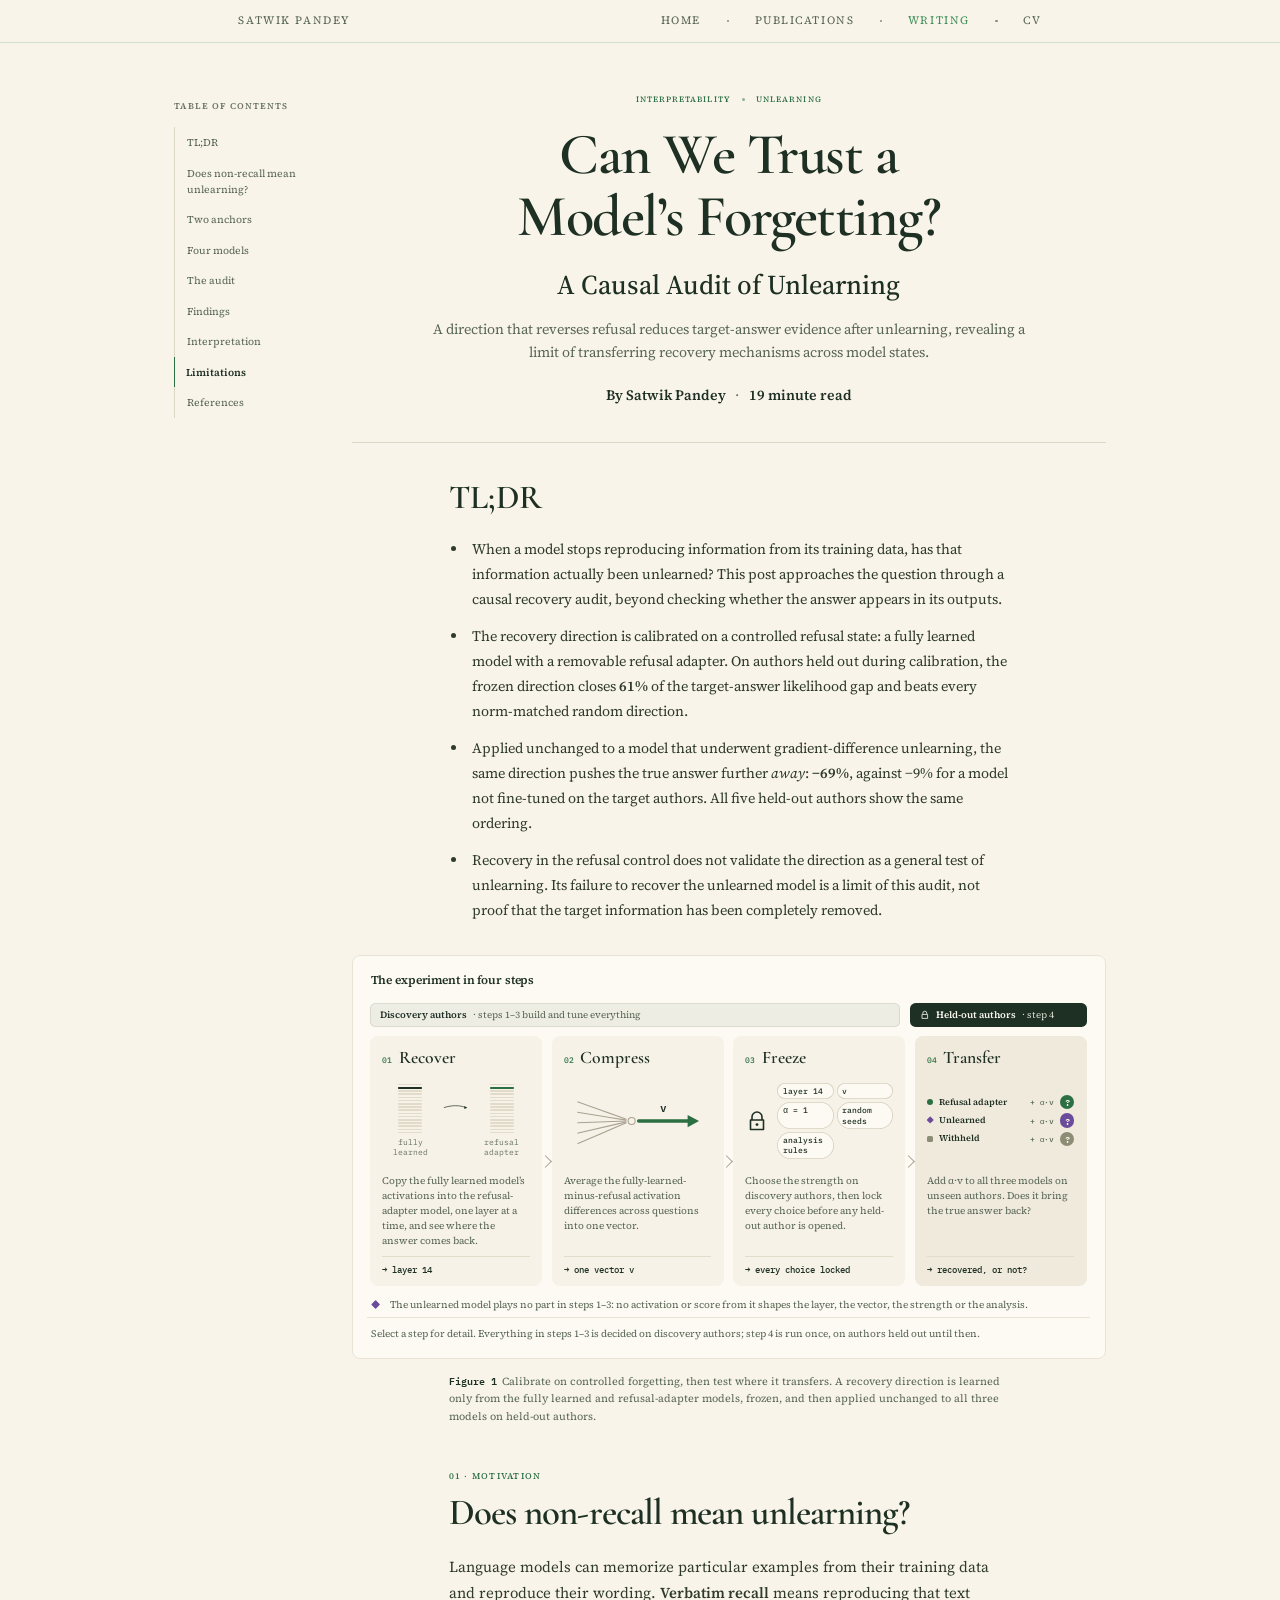
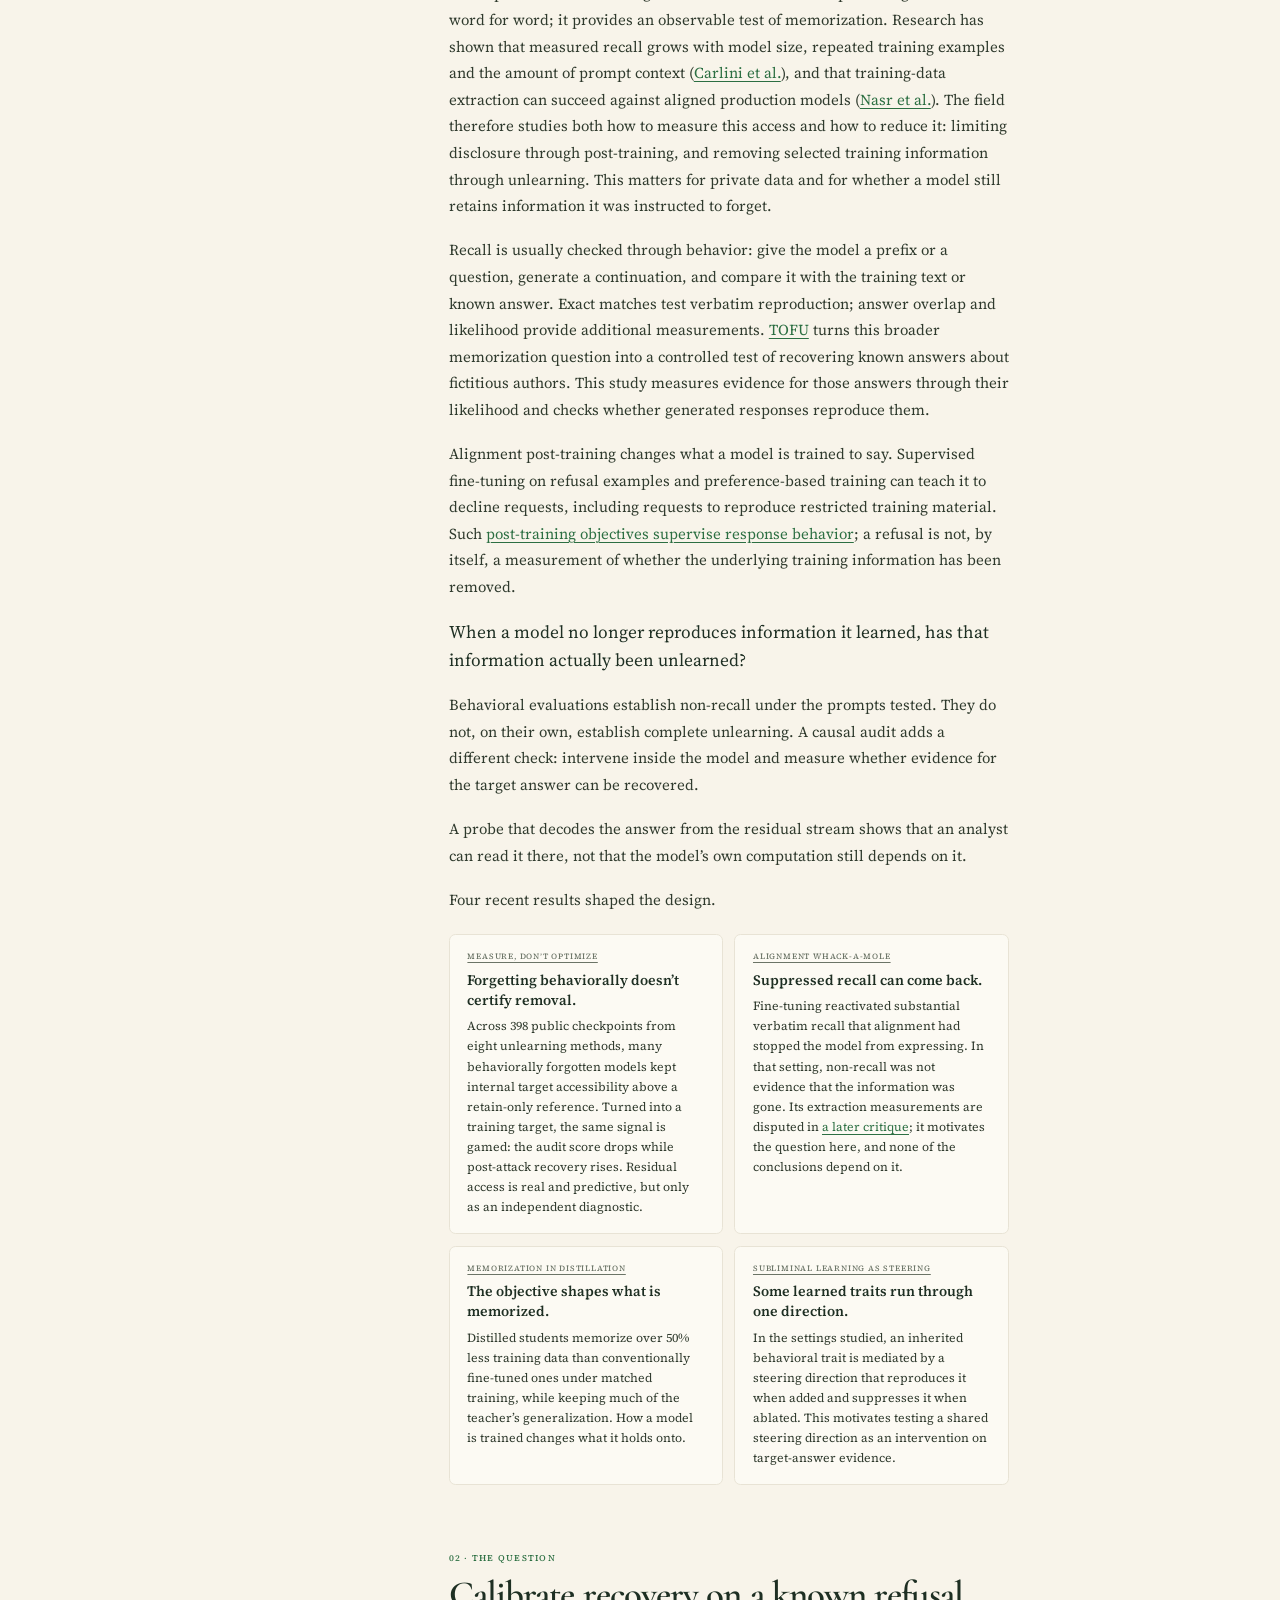
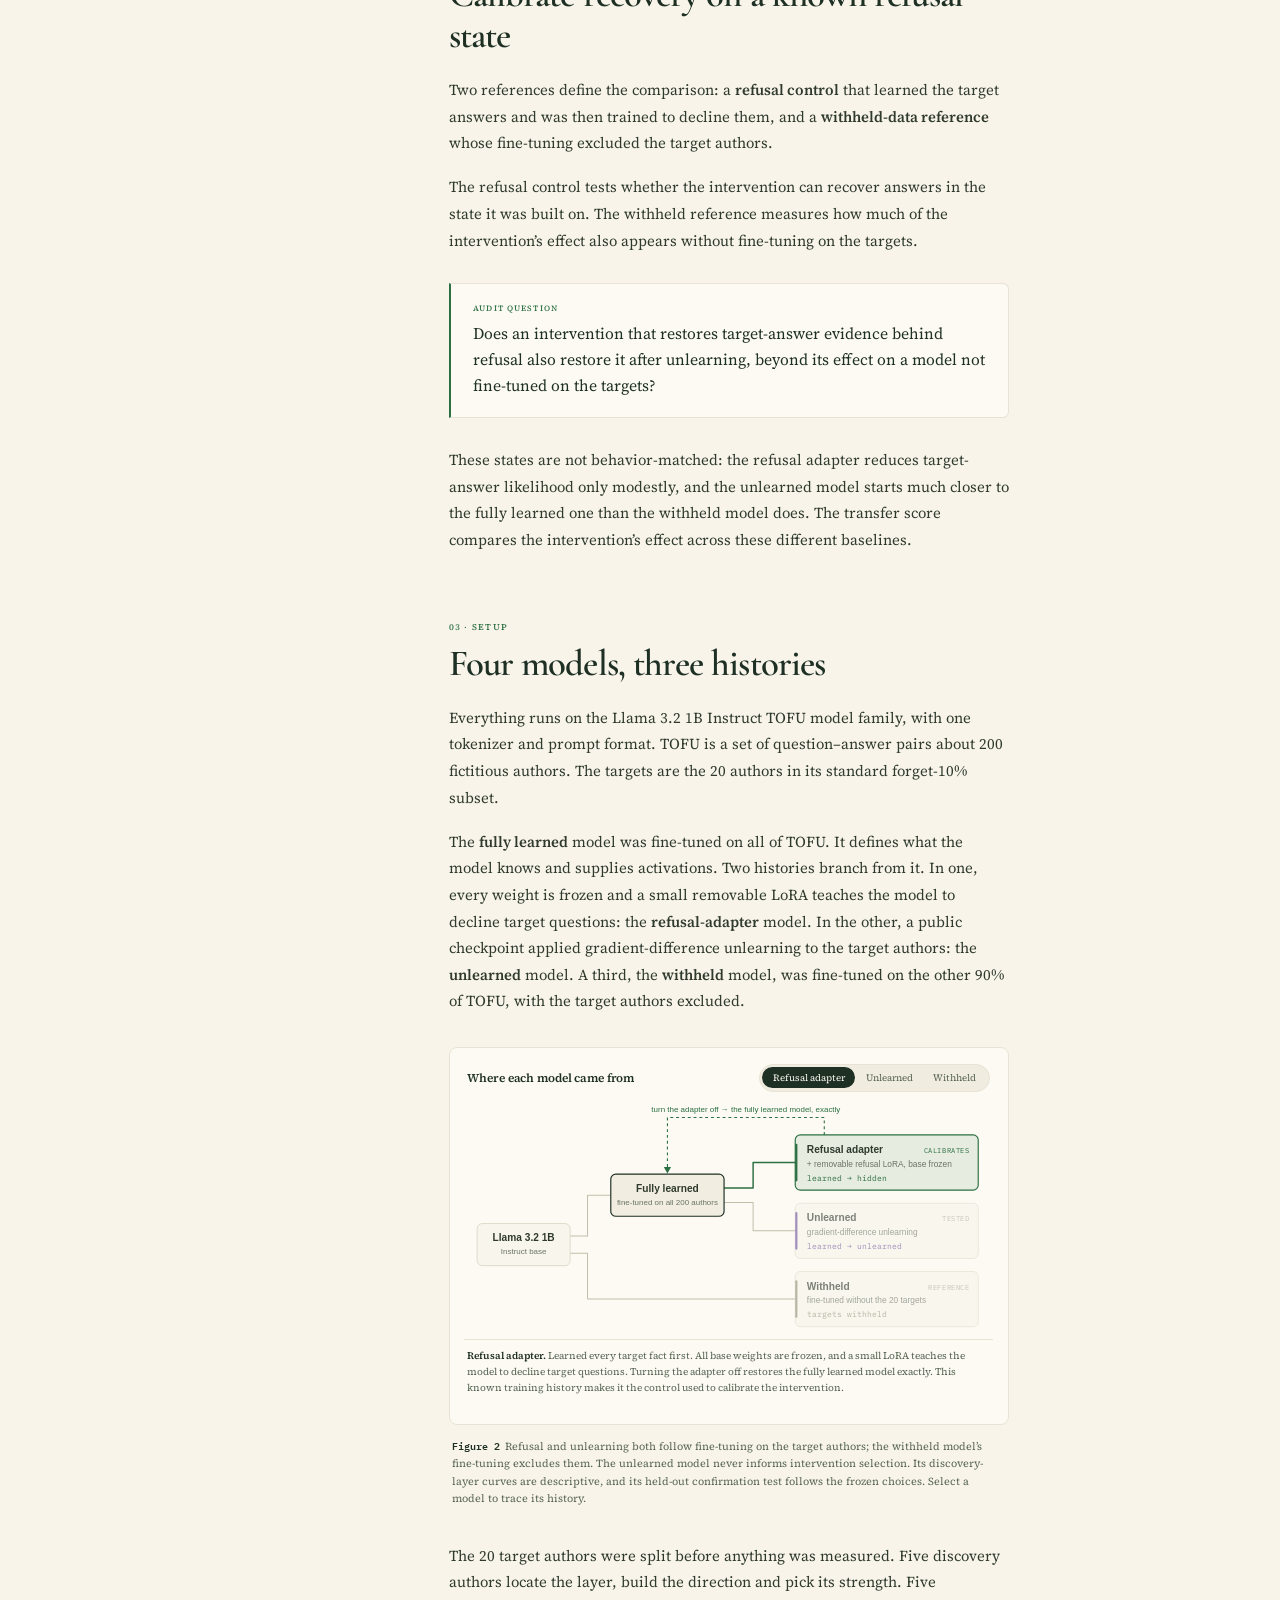
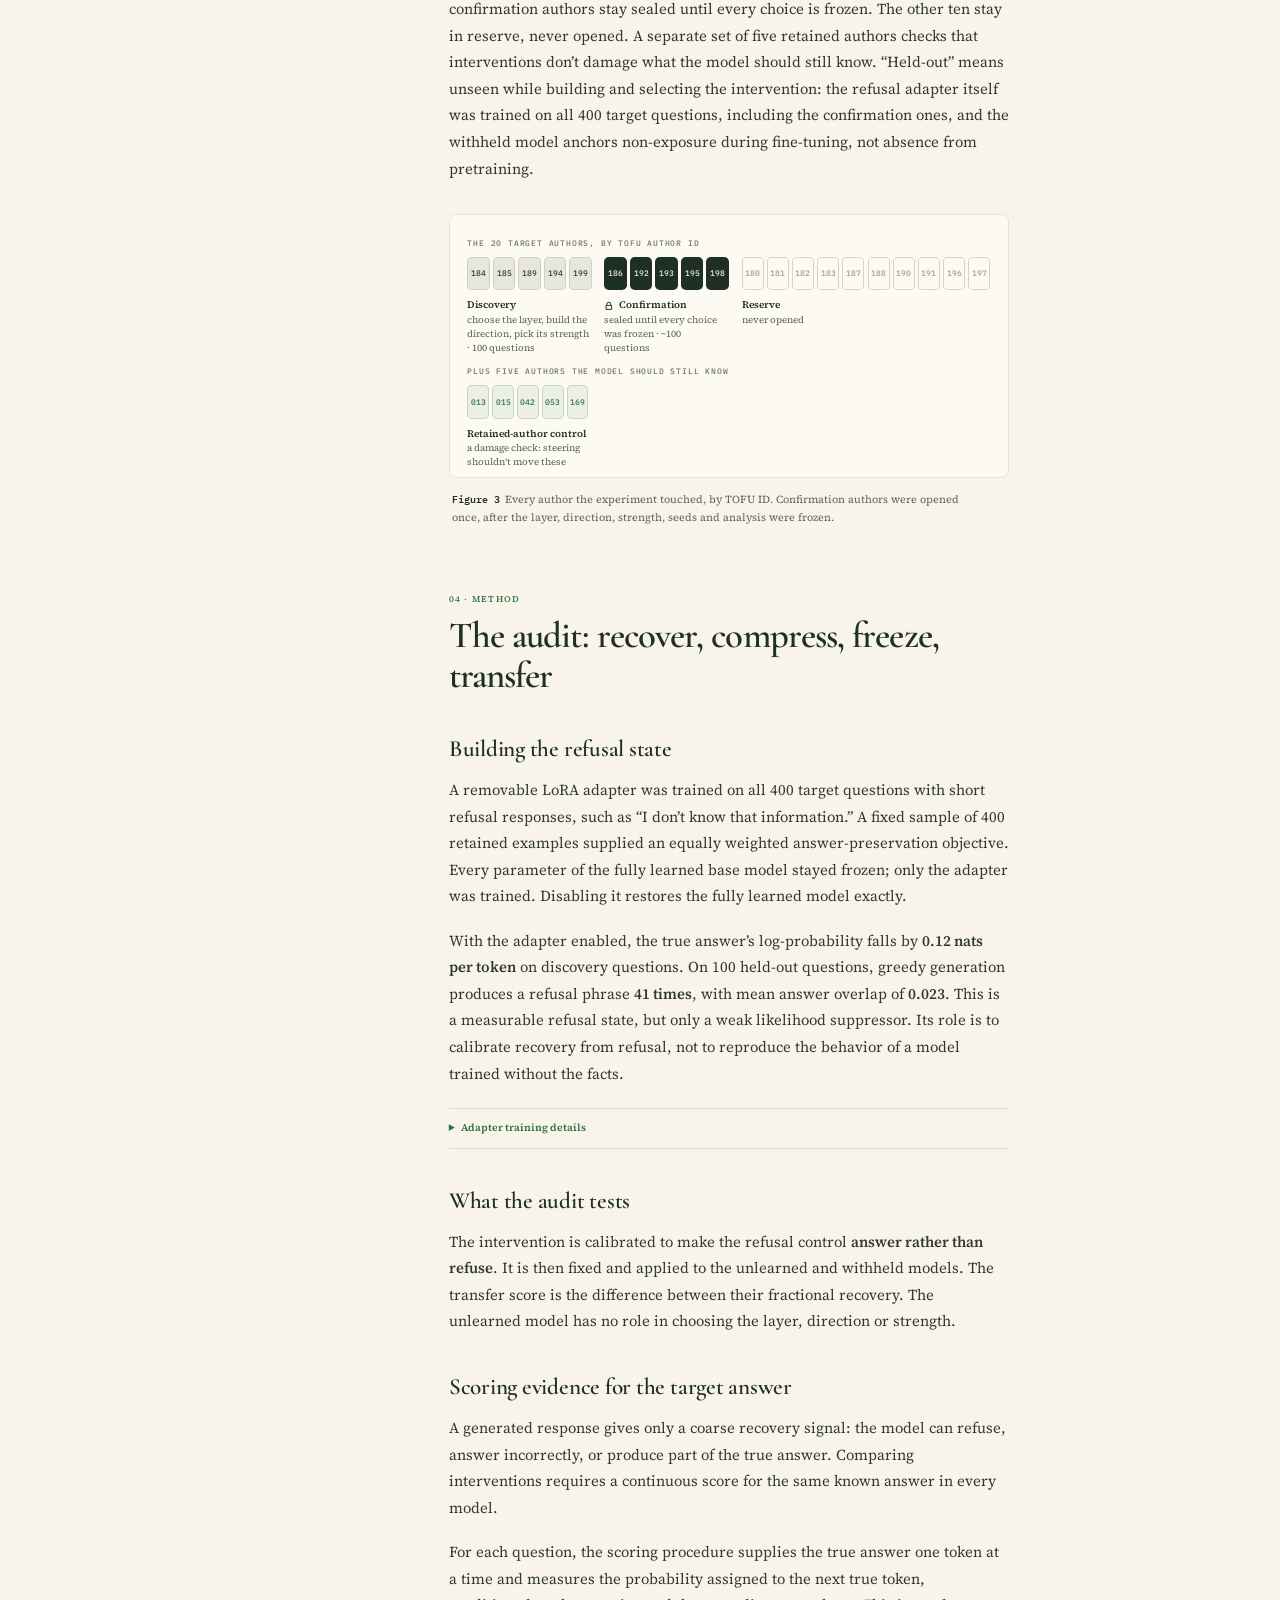
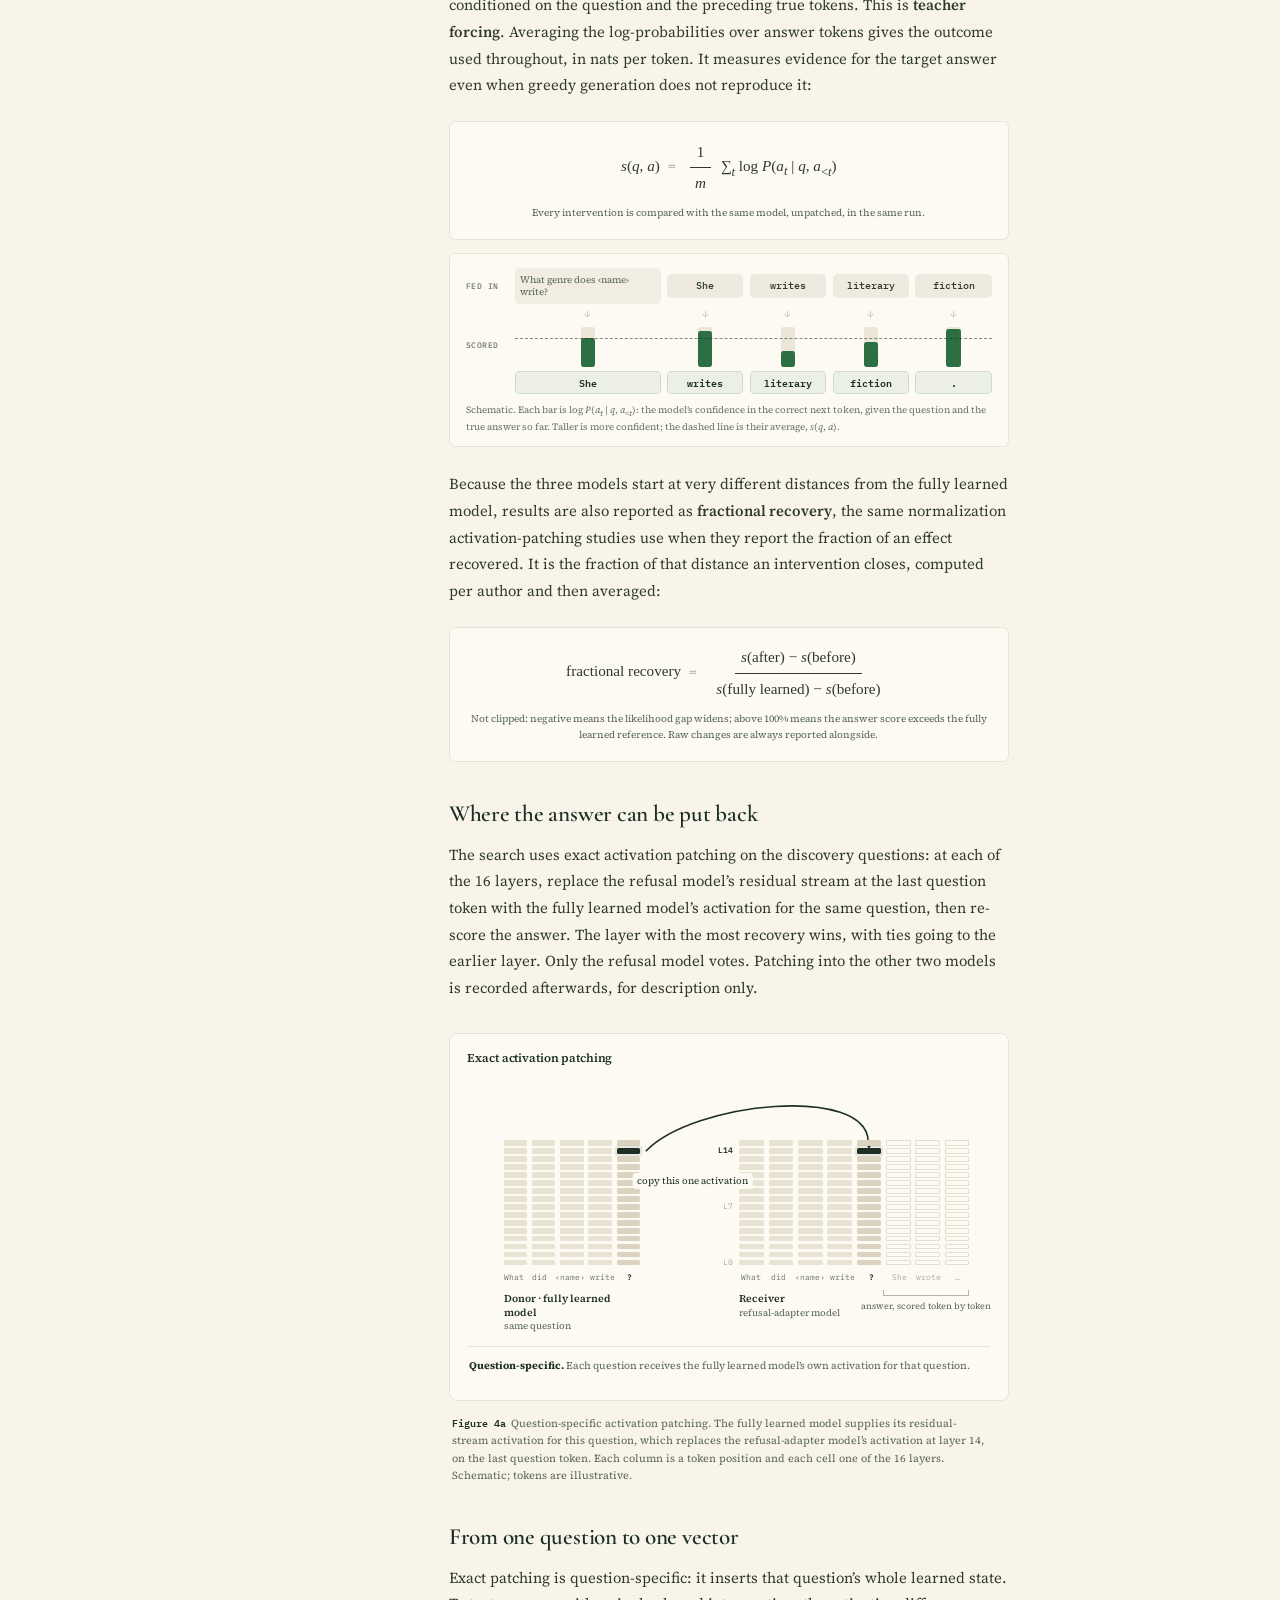
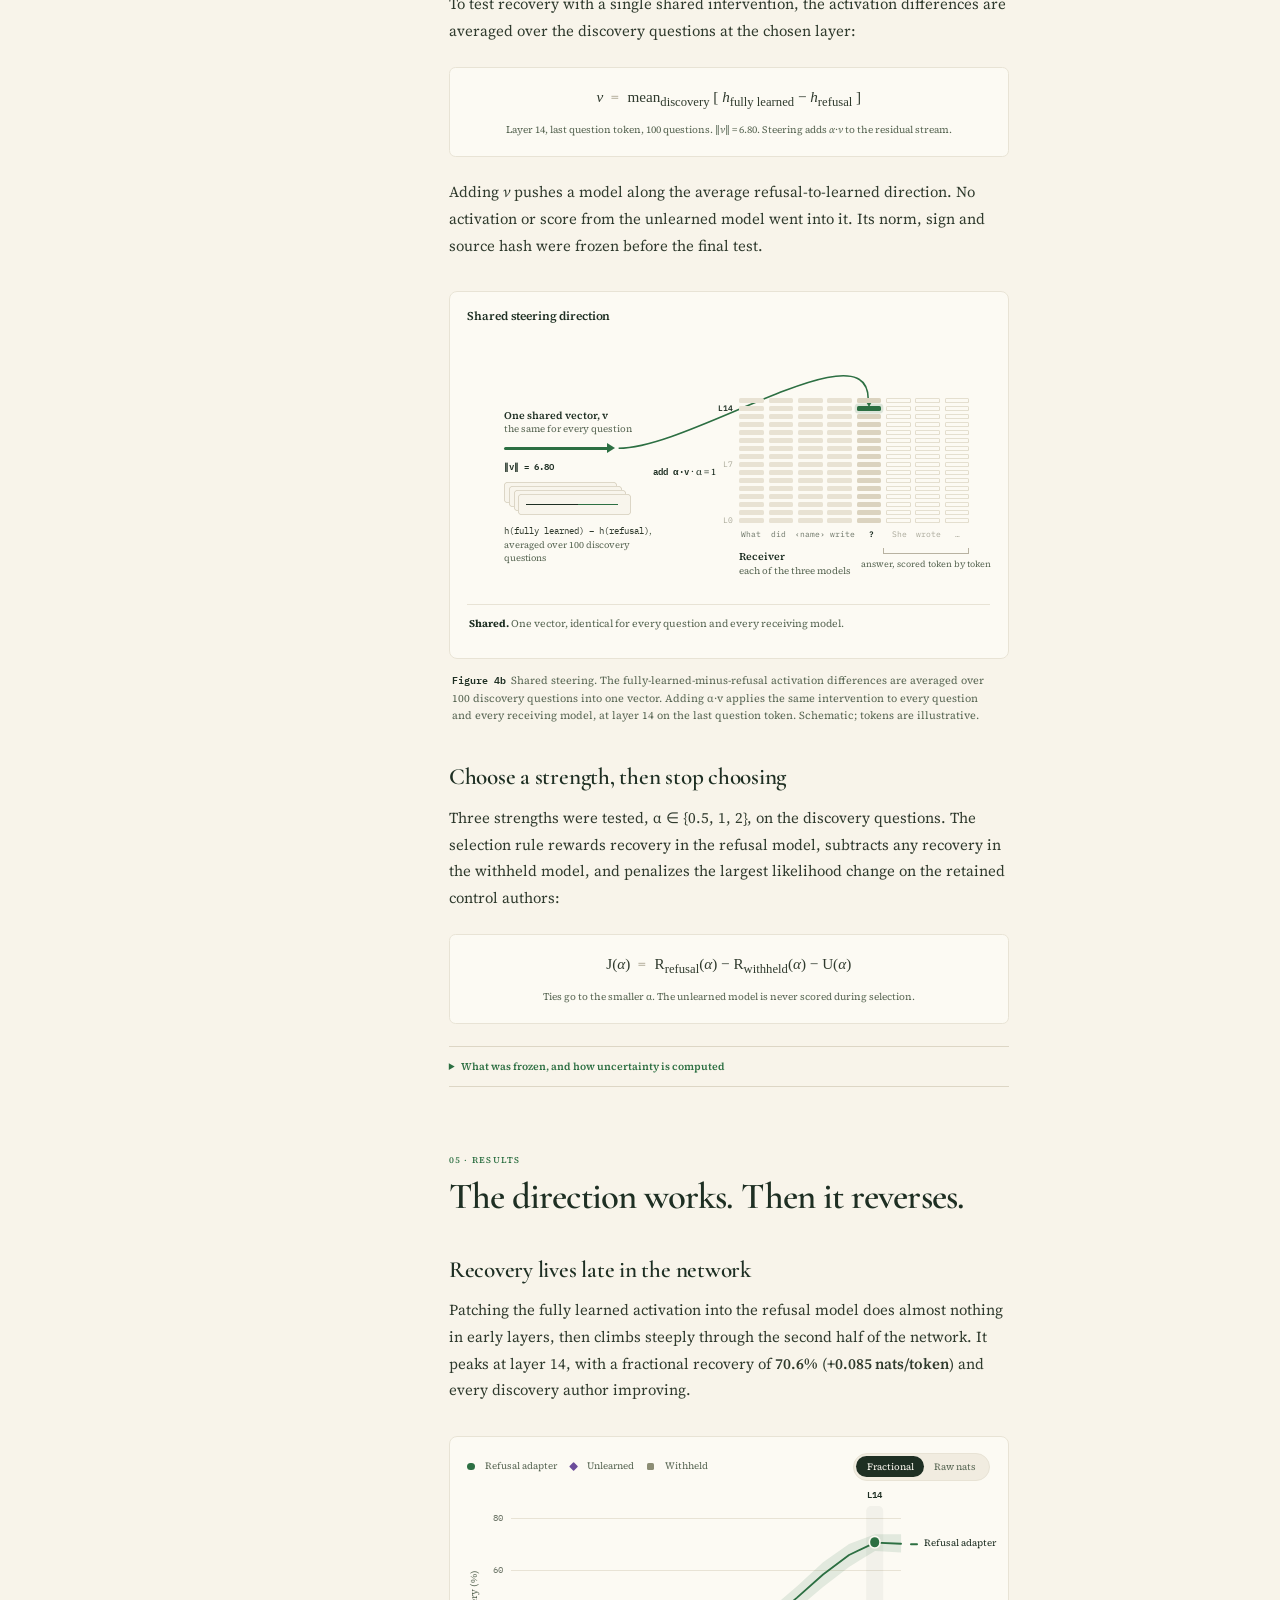
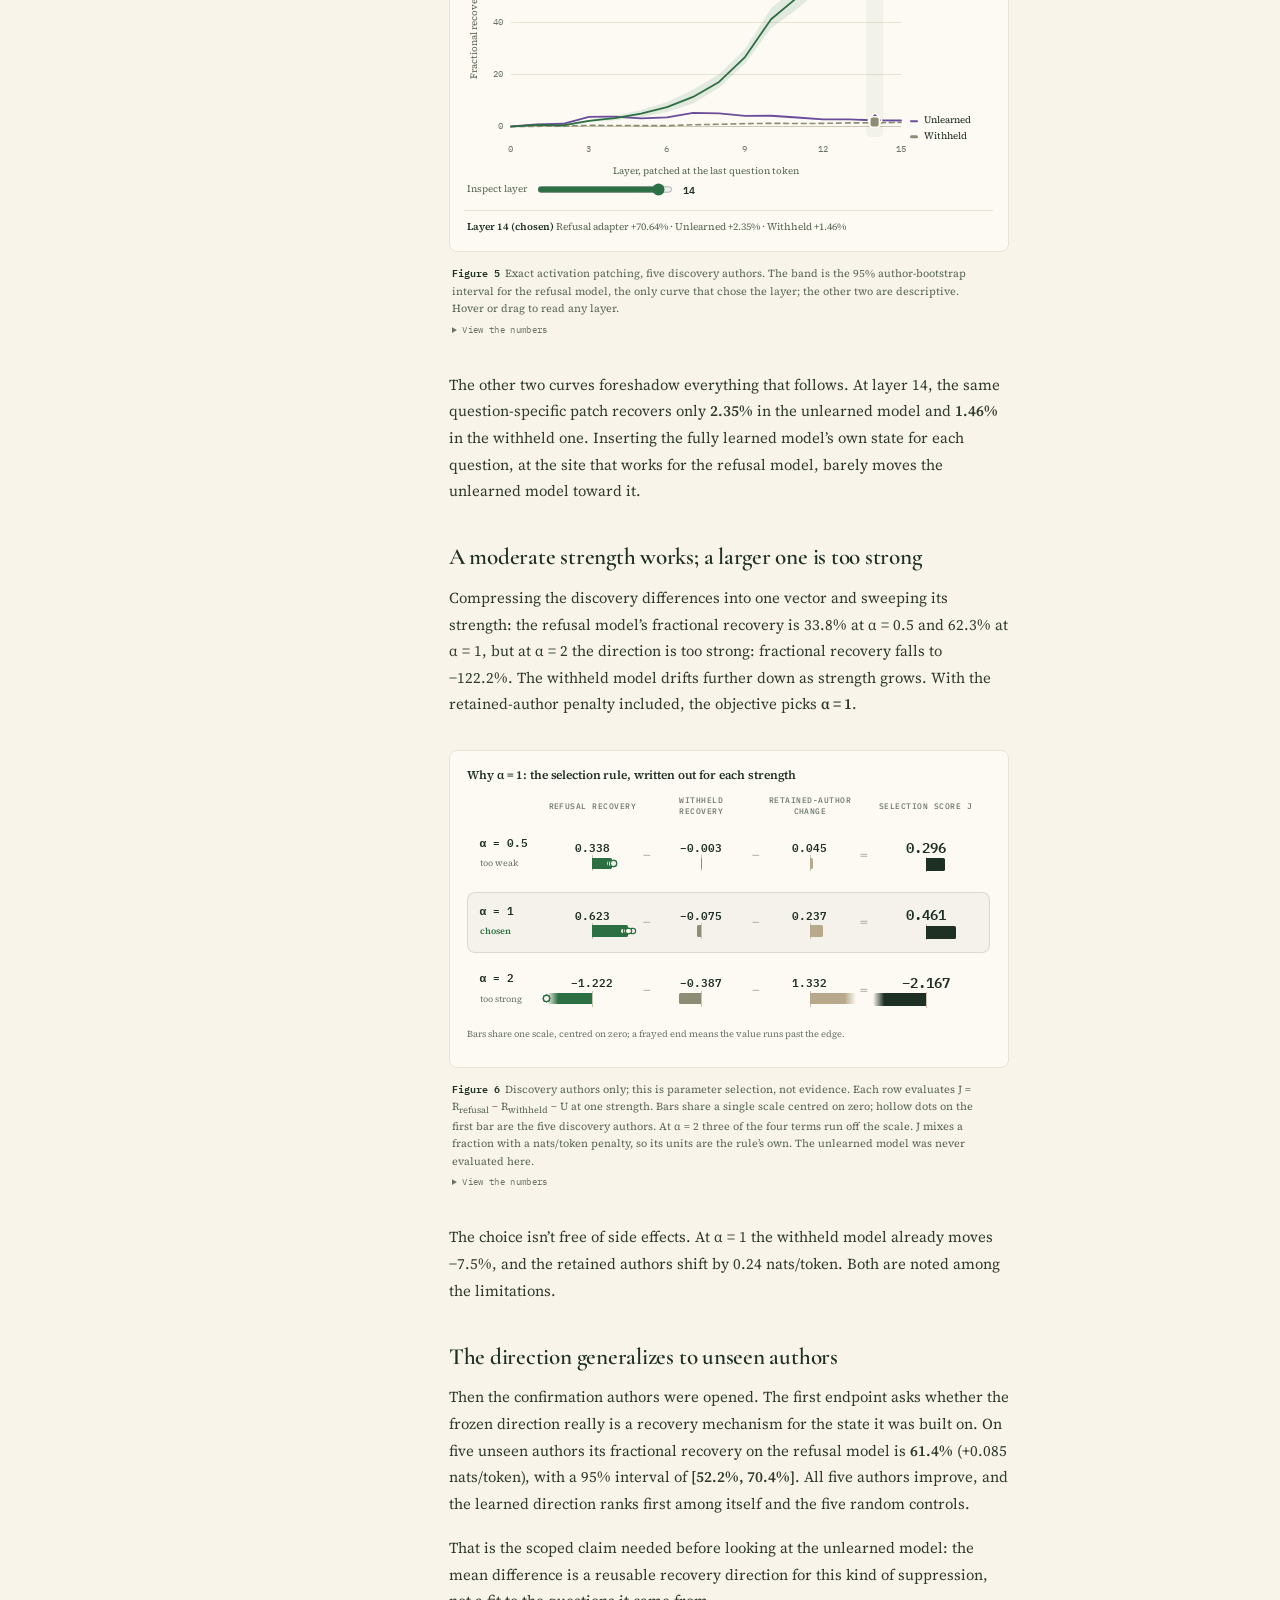
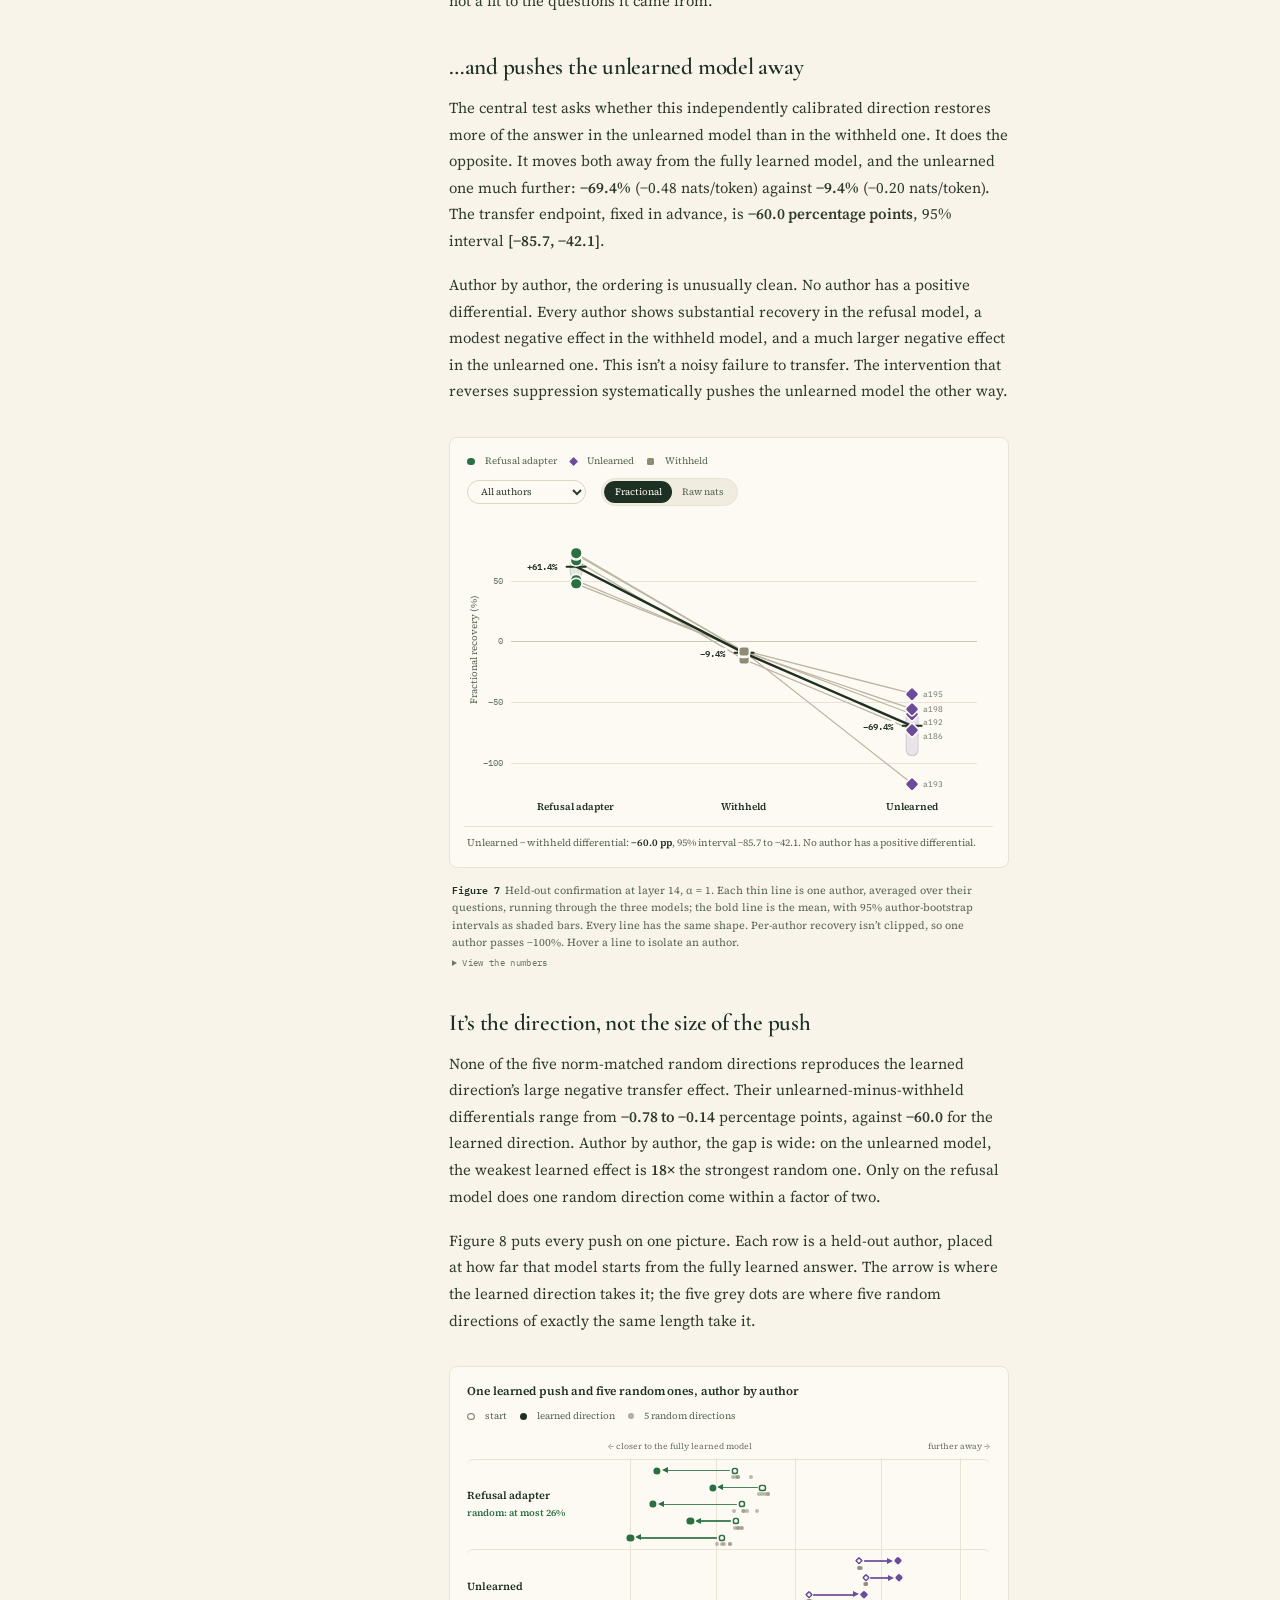
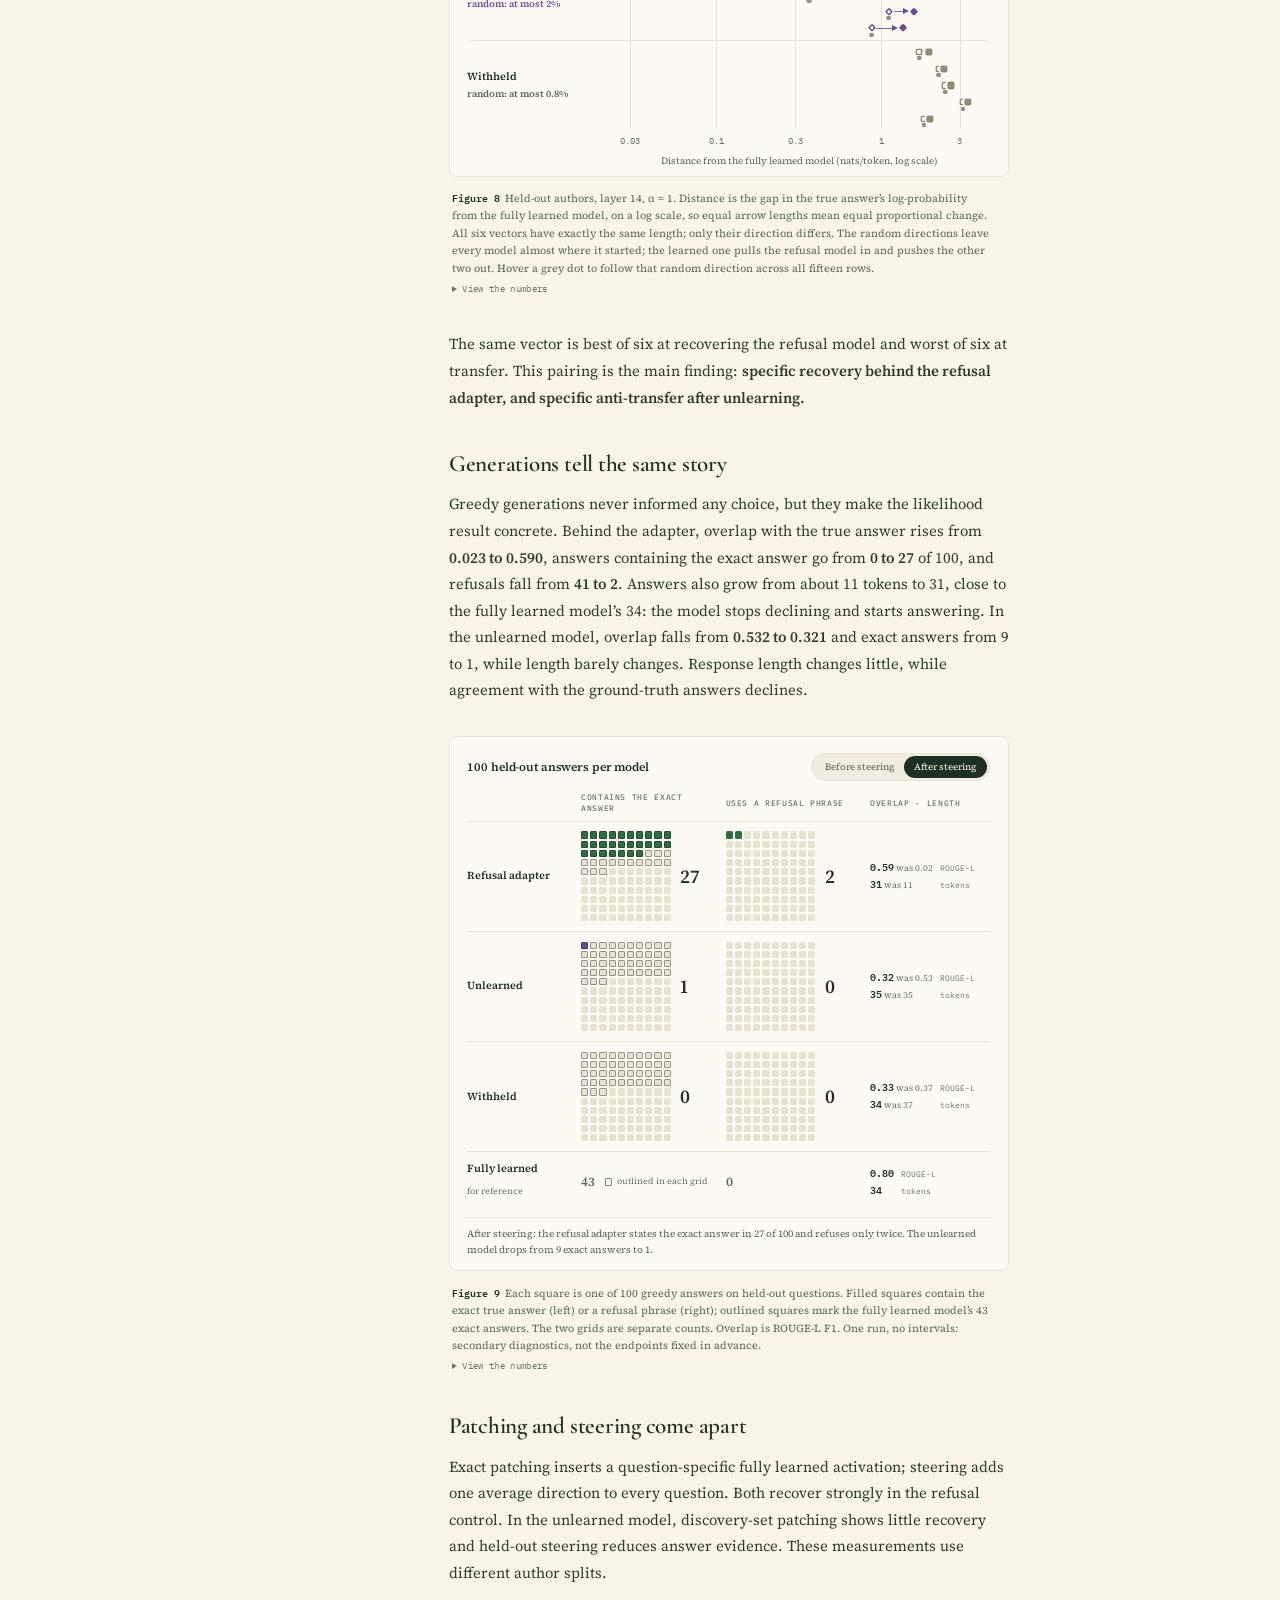
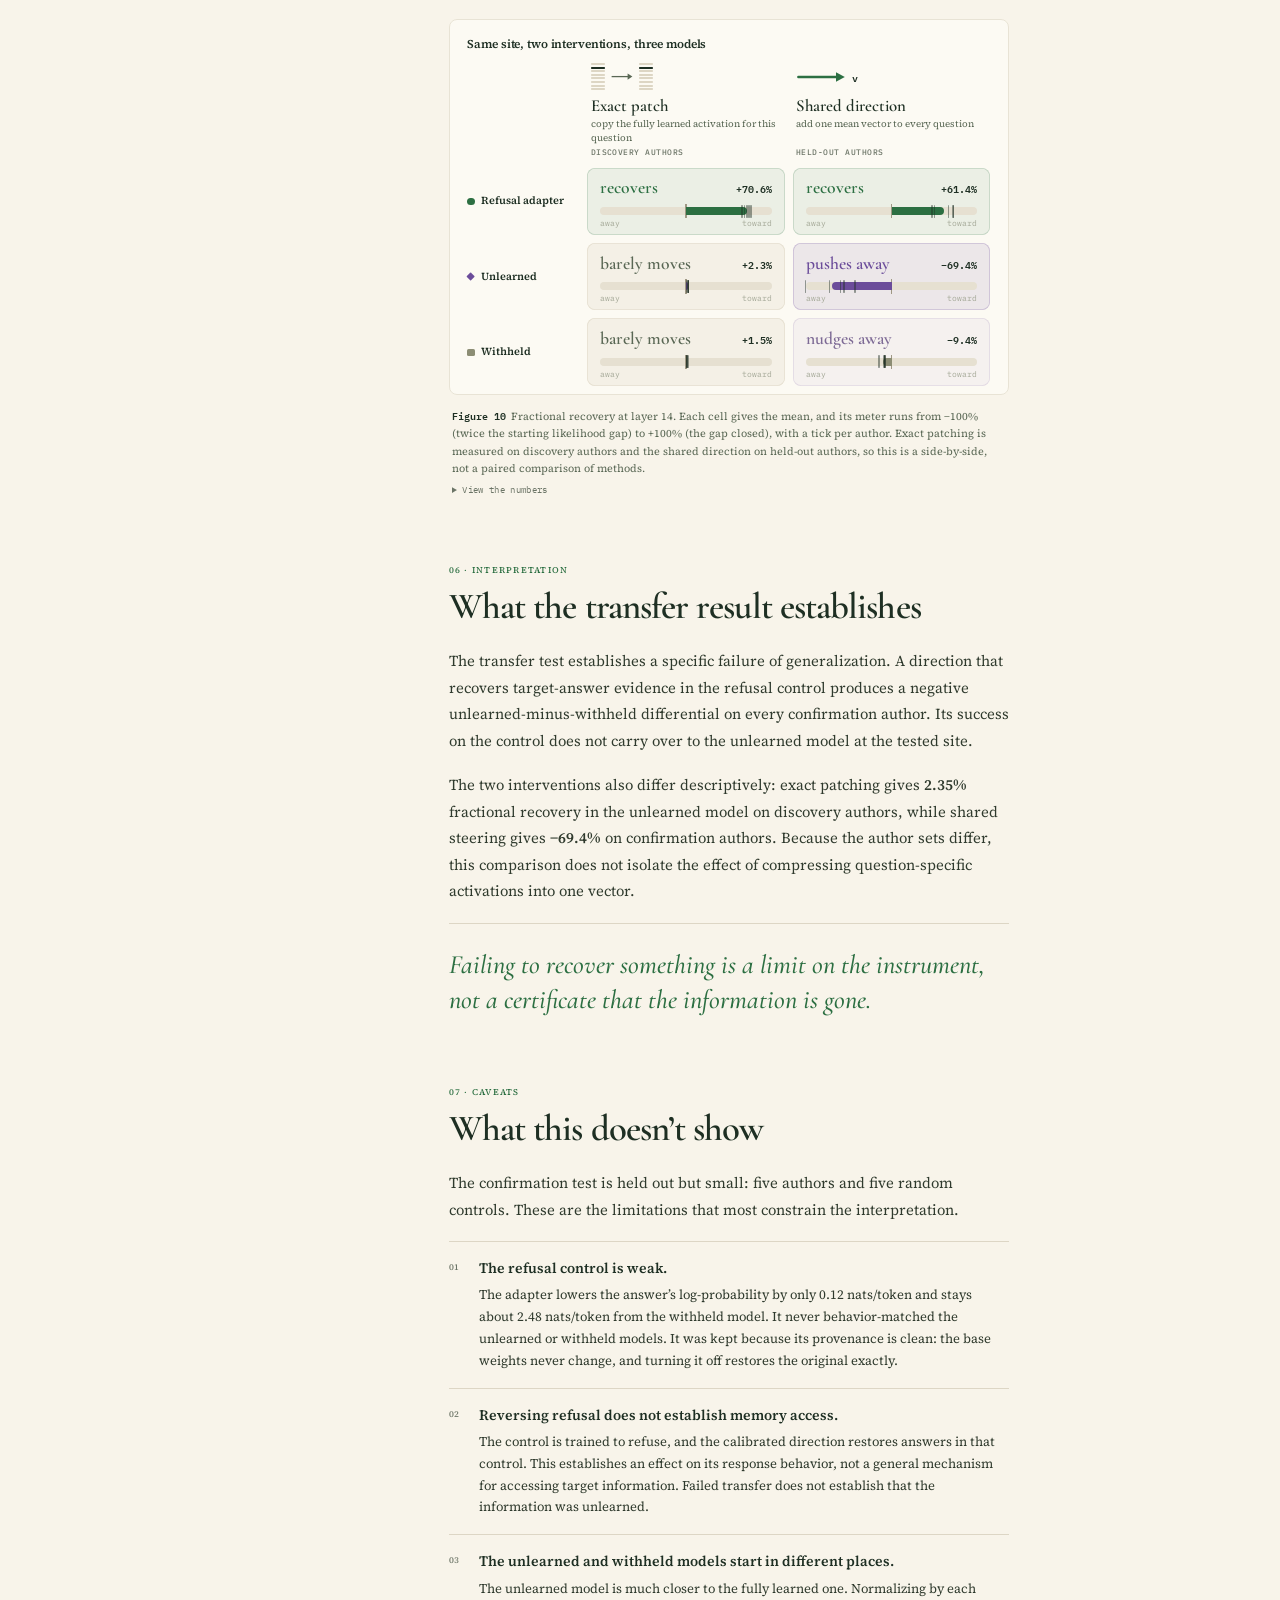
<file: unlearn.html>
<!doctype html>
<html lang="en">
<head>
<meta charset="utf-8">
<meta name="viewport" content="width=device-width, initial-scale=1">
<meta name="theme-color" content="#f8f4ea">
<meta name="description" content="A steering direction that restores answer evidence behind a refusal adapter reduces it after unlearning. A small causal audit of unlearning in Llama 3.2 1B, by Satwik Pandey.">
<meta property="og:type" content="article">
<meta property="og:title" content="Can We Trust a Model’s Forgetting? A Causal Audit of Unlearning">
<meta property="og:description" content="A direction that reverses refusal reduces target-answer evidence after unlearning, revealing a limit of transferring recovery mechanisms across model states.">
<meta property="og:site_name" content="Satwik Pandey">
<meta name="author" content="Satwik Pandey">
<title>Can We Trust a Model’s Forgetting? A Causal Audit of Unlearning · Satwik Pandey</title>
<link rel="icon" type="image/svg+xml" href="favicon-animated.svg">
<link rel="shortcut icon" href="artifacts/favicons/favicon-32x32.png">
<link rel="icon" type="image/png" sizes="32x32" href="artifacts/favicons/favicon-32x32.png">
<link rel="icon" type="image/png" sizes="16x16" href="artifacts/favicons/favicon-16x16.png">
<link rel="apple-touch-icon" sizes="180x180" href="artifacts/favicons/apple-touch-icon.png">
<link rel="preconnect" href="https://fonts.googleapis.com">
<link rel="preconnect" href="https://fonts.gstatic.com" crossorigin>
<link href="https://fonts.googleapis.com/css2?family=Cormorant+Garamond:ital,wght@0,500;0,600;1,500&family=IBM+Plex+Mono:wght@400;500;600&family=Source+Serif+4:ital,opsz,wght@0,8..60,400;0,8..60,600;1,8..60,400&display=swap" rel="stylesheet">
<style>/* Page palette and editorial typography follow satwik2711.github.io.
   Series colors: fern (refusal adapter), heather (unlearned), olive-gray (withheld). */
:root{--bg:#f8f4ea;--surface:#fcfaf3;--panel:#efe7d8;--ink:#2f3a2d;--muted:#596754;--soft:#6b7466;--green:#2c6f42;--edge:#ddd6c5;--hair:#e8e3d5;--heading:#1e2f23;--fern:#2c6f42;--heather:#6b4c9a;--olive:#8c8d74;--display:'Cormorant Garamond',Georgia,serif;--body:'Source Serif 4',Georgia,serif;--sans:'Source Serif 4',Georgia,serif;--mono:'IBM Plex Mono',ui-monospace,Menlo,monospace}
*{box-sizing:border-box}html{scroll-behavior:smooth;scroll-padding-top:40px}body{margin:0;background:var(--bg);color:var(--ink);font-family:var(--body);font-size:19px;line-height:1.75;-webkit-font-smoothing:antialiased;text-rendering:optimizeLegibility}
a{color:var(--green);text-decoration-thickness:1px;text-underline-offset:4px}a:hover{color:var(--heading)}button,input,select{font:inherit}button,select{cursor:pointer}
:focus-visible{outline:2px solid var(--green);outline-offset:4px}::selection{background:#d8e6cf}
.skip{position:fixed;top:-100px;left:16px;z-index:100;background:var(--bg);padding:12px}.skip:focus{top:12px}
.progress{position:fixed;inset:0 auto auto 0;height:2px;background:var(--green);z-index:30;width:0}

/* Site navigation, identical to the other pages. */
.navbar{position:relative;z-index:10;border-bottom:1px solid rgba(63,143,86,.2)}
.navbar-inner{max-width:1100px;margin:0 auto;padding:0 48px;display:flex;align-items:center;justify-content:space-between;height:52px}
.navbar-name,.navbar-links a{font:400 14px/1.4 var(--body);letter-spacing:.14em;text-transform:uppercase;color:var(--muted);text-decoration:none;transition:color .2s;white-space:nowrap}
.navbar-name:hover,.navbar-links a:hover,.navbar-links a.active{color:#3f8f56}
.navbar-links{display:flex;align-items:center;gap:32px}.navbar-links .nav-dot{width:3px;height:3px;border-radius:50%;background:#8c8d74}

/* Title block. */
.hero{max-width:1000px;margin:auto;padding:88px 38px 0}
.kicker{font:500 11px/1.5 var(--mono);letter-spacing:.14em;text-transform:uppercase;color:var(--green);display:flex;gap:14px;align-items:center;flex-wrap:wrap}
.kicker span+span:before{content:'';display:inline-block;width:4px;height:4px;border-radius:50%;background:currentColor;opacity:.5;margin-right:14px;vertical-align:middle}
h1{font:600 clamp(52px,7vw,92px)/1 var(--display);letter-spacing:-.035em;color:var(--heading);margin:26px 0 0;max-width:900px}h1 em{font-weight:500;color:var(--green)}
.dek{font-size:23px;line-height:1.55;max-width:740px;color:var(--muted);margin:28px 0 0}
.byline{display:flex;flex-wrap:wrap;gap:8px 30px;margin-top:38px;padding:18px 0;border-top:1px solid var(--edge);border-bottom:1px solid var(--edge);font:12px/1.5 var(--sans);color:var(--muted)}
.byline div{display:flex;flex-direction:column;gap:3px}.byline b{font:500 10px/1.4 var(--mono);letter-spacing:.12em;text-transform:uppercase;color:var(--soft)}.byline a{text-decoration:none}

/* Summary and headline figure. */
.brief{max-width:1000px;margin:44px auto 0;padding:0 38px}
.brief-inner{background:var(--panel);border-radius:10px;padding:30px 36px 28px;display:grid;grid-template-columns:150px 1fr;gap:28px}
.brief h2{font:500 11px/1.6 var(--mono);letter-spacing:.14em;text-transform:uppercase;color:var(--green);margin:4px 0 0}
.brief ol{margin:0;padding:0;list-style:none;counter-reset:b}.brief li{counter-increment:b;position:relative;padding-left:34px;font-size:17.5px;line-height:1.65;margin:0 0 12px}.brief li:last-child{margin-bottom:0}
.brief li:before{content:counter(b,decimal-leading-zero);position:absolute;left:0;top:3px;font:500 11px/1.6 var(--mono);color:var(--soft)}
.fig.hero-figure{max-width:1000px;margin:40px auto 0;padding:0 38px}

/* Layout: contents · text · margin notes. */
.layout{display:grid;grid-template-columns:170px minmax(0,700px) 1fr;gap:0 52px;max-width:1240px;padding:0 38px;margin:72px auto 96px}
.toc{position:sticky;top:36px;align-self:start;font:12px/1.5 var(--sans);color:var(--muted)}
.toc .label{font:500 10px/1.5 var(--mono);letter-spacing:.14em;text-transform:uppercase;margin-bottom:14px;color:var(--soft)}
.toc a{display:flex;gap:10px;text-decoration:none;color:var(--muted);padding:7px 0 7px 14px;border-left:1px solid var(--edge);transition:color .2s,border-color .2s}
.toc a span{font:11px/1.6 var(--mono);color:var(--soft)}.toc a:hover{color:var(--green)}
.toc a.active{border-left:2px solid var(--green);padding-left:13px;color:var(--heading);font-weight:600}.toc a.active span{color:var(--green)}
.toc-foot{margin-top:28px;font-size:11px}.toc-foot a{border:0;padding:4px 0}
.article{min-width:0;grid-column:2;position:relative}
.article section{margin:0 0 84px}.article p{margin:0 0 22px}
.section-index{font:500 11px/1.5 var(--mono);letter-spacing:.14em;text-transform:uppercase;color:var(--green)}
.article h2{font:600 46px/1.1 var(--display);letter-spacing:-.025em;color:var(--heading);margin:12px 0 26px}
.article h3{font:600 29px/1.25 var(--display);letter-spacing:-.01em;color:var(--heading);margin:48px 0 16px}
.article h4{font:600 18px/1.4 var(--body);color:var(--heading);margin:0 0 8px}
.article strong{font-weight:600}.lead{font-size:22px;line-height:1.6;color:var(--heading)}
.callout{margin:36px 0;padding:24px 28px;background:var(--surface);border:1px solid var(--hair);border-left:3px solid var(--green);border-radius:0 8px 8px 0}
.callout .tag{font:500 10px/1.5 var(--mono);letter-spacing:.14em;text-transform:uppercase;color:var(--green);display:block;margin-bottom:8px}
.callout p{margin:0;font-size:20px;line-height:1.6;color:var(--heading)}
.small-note{font-size:15px;line-height:1.65;color:var(--muted)}
.closing{font:500 italic 33px/1.35 var(--display);color:var(--green);padding:30px 0 0;margin:40px 0 0;border-top:1px solid var(--edge)}


/* Equations. */
.equation{margin:28px 0;padding:22px 20px;background:var(--surface);border:1px solid var(--hair);border-radius:8px;text-align:center;font:19px/1.6 Georgia,'Times New Roman',serif;overflow-x:auto}
.equation var{font-style:italic}.equation .op{padding:0 .3em}
.frac{display:inline-flex;flex-direction:column;align-items:center;vertical-align:middle;margin:0 .3em}.frac>span:first-child{padding:0 8px 4px;border-bottom:1px solid var(--ink)}.frac>span:last-child{padding:4px 8px 0}
.equation .explain{display:block;font:12.5px/1.6 var(--sans);color:var(--muted);margin-top:12px}

/* Teacher-forcing strip */
.tf{margin:-12px 0 30px;padding:18px 20px 14px;background:var(--surface);border:1px solid var(--hair);border-radius:8px}
.tf-grid{display:grid;grid-template-columns:54px minmax(0,1.9fr) repeat(4,minmax(0,1fr));gap:6px 8px;align-items:center}
.tf-lab{font:500 10px/1 var(--mono);letter-spacing:.06em;text-transform:uppercase;color:var(--soft)}
.tf-in{font:500 12px/1.3 var(--mono);color:var(--ink);text-align:center;padding:7px 6px;border-radius:6px;background:#efeadf}
.tf-in.q{font-family:var(--sans);font-weight:400;color:var(--muted);text-align:left;background:#f1ede3}
.tf-arrow{text-align:center;font:12px/1 var(--sans);color:#b3ac98}
.tf-bars{grid-column:2/-1;position:relative;display:grid;grid-template-columns:minmax(0,1.9fr) repeat(4,minmax(0,1fr));column-gap:8px;height:50px;align-items:end;justify-items:center;margin-top:4px}
.tf-bar{position:relative;width:18px;height:100%;border-radius:3px;background:#ece6d8;overflow:hidden}
.tf-bar i{position:absolute;left:0;right:0;bottom:0;background:var(--fern);border-radius:3px 3px 0 0;transition:transform .7s cubic-bezier(.3,.7,.2,1) calc(var(--i)*.1s);transform-origin:bottom}
.js .tf.anim:not(.on) .tf-bar i{transform:scaleY(0)}
.tf-mean{position:absolute;left:0;right:0;height:0;border-top:1.5px dashed #1e2f238c;pointer-events:none}
.tf-mean em{position:absolute;left:0;top:-17px;font:500 10.5px/1 var(--mono);font-style:normal;color:var(--heading)}
.tf-out{font:600 12px/1.3 var(--mono);color:var(--heading);padding:6px;border-radius:6px;background:#2c6f4214;box-shadow:inset 0 0 0 1px #2c6f4233;text-align:center}
.tf-note{margin:12px 0 0!important;font:12px/1.55 var(--sans);color:var(--soft)}
/* Literature cards. */
.lit{display:grid;grid-template-columns:1fr 1fr;gap:14px;margin:26px 0 30px}
.lit-item{background:var(--surface);border:1px solid var(--hair);border-radius:8px;padding:20px 22px}
.lit-item .src{font:500 10px/1.5 var(--mono);letter-spacing:.1em;text-transform:uppercase;color:var(--soft);margin-bottom:8px}
.lit-item .src a{color:inherit}.lit-item p{font-size:15.5px;line-height:1.62;margin:0}

/* Method steps and data splits. */
.steps{display:grid;grid-template-columns:repeat(4,1fr);margin:30px 0;counter-reset:s;border-top:1px solid var(--edge)}
.steps div{position:relative;padding:16px 16px 4px 0;font:13px/1.55 var(--sans);color:var(--muted)}
.steps div:not(:last-child):after{content:'→';position:absolute;right:8px;top:14px;color:var(--olive);font-size:14px}
.steps small{display:block;font:500 10px/1.5 var(--mono);color:var(--green);letter-spacing:.1em}.steps b{display:block;font:600 22px/1.3 var(--display);color:var(--heading);margin:2px 0 4px}
/* Figures. */
.fig{margin:40px 0 44px}
.fig-panel{background:var(--surface);border:1px solid var(--hair);border-radius:10px;padding:18px 18px 10px}
.fig-top{display:flex;justify-content:space-between;align-items:center;gap:12px 18px;flex-wrap:wrap;padding:2px 4px 8px}
.fig-title{font:600 15px/1.35 var(--sans);color:var(--heading);letter-spacing:-.01em}
.legend{display:flex;flex-wrap:wrap;gap:6px 16px;font:12px/1.5 var(--sans);color:var(--muted)}
.legend span{display:inline-flex;align-items:center;gap:7px}
.key{display:inline-block;width:9px;height:9px;border-radius:50%;background:var(--fern);margin-right:6px;vertical-align:0}
.key.c-s,.key.c-u,.key.c-w{background:var(--c)}.key.c-u{border-radius:1px;transform:rotate(45deg) scale(.9)}.key.c-w{border-radius:2px}.key.ring{background:transparent;box-shadow:inset 0 0 0 1.5px #8f907e}
.controls{display:none;align-items:center;gap:12px 18px;flex-wrap:wrap;font:12px/1.5 var(--sans);color:var(--muted)}.js .controls{display:flex}
.controls label{display:flex;align-items:center;gap:10px}
.controls input[type=range]{accent-color:var(--green);width:170px;max-width:42vw}
.controls output{font:600 12px var(--mono);color:var(--heading);min-width:1.5em}
.seg{display:inline-flex;padding:3px;background:#f1ece0;border:1px solid var(--hair);border-radius:999px}
.seg button{border:0;border-radius:999px;background:none;color:var(--muted);font:12px/1.2 var(--sans);padding:6px 13px;transition:background .15s,color .15s}
.seg button[aria-pressed=true]{background:var(--heading);color:#fbf8ef}.seg button:hover:not([aria-pressed=true]){color:var(--heading)}
.controls select{border:1px solid var(--edge);padding:6px 28px 6px 12px;border-radius:999px;background:var(--surface);color:var(--ink);font:12px var(--sans)}
.readout{font:12.5px/1.6 var(--sans);color:var(--muted);padding:10px 4px 6px;border-top:1px solid var(--hair);margin-top:6px;min-height:42px}
.readout strong{color:var(--heading)}.readout .dot{margin:0 8px;color:var(--olive)}.readout .key{margin-left:2px}
.fig figcaption{font:13.5px/1.62 var(--sans);color:var(--muted);padding:14px 4px 0;max-width:680px}
.fig figcaption b{font:600 12px var(--mono);color:var(--heading);margin-right:6px}.fig figcaption strong{color:var(--ink)}
.fig-data{font:12px/1.6 var(--sans);padding:6px 4px 0}.fig-data summary{cursor:pointer;color:var(--soft);font:11px/1.6 var(--mono);letter-spacing:.04em;width:max-content}.fig-data summary:hover{color:var(--green)}
.table-scroll{overflow-x:auto;margin:8px 0 6px}
table{border-collapse:collapse;width:100%;font:12px/1.55 var(--sans);text-align:left}
th{font-weight:600;color:var(--heading);border-bottom:1px solid var(--edge);padding:9px 10px}td{padding:9px 10px;border-bottom:1px solid var(--hair);font-family:var(--mono);font-size:11.5px}
th:first-child,td:first-child{padding-left:0}
.provenance-copy{min-height:96px}
.tooltip{position:fixed;z-index:50;pointer-events:none;max-width:280px;background:var(--heading);color:#fbf8ef;padding:9px 12px;border-radius:6px;font:12px/1.55 var(--sans);box-shadow:0 6px 24px #1e2f2326}

/* ---------- Figure components (HTML) ---------- */
.c-s{--c:var(--fern);--t:#2c6f421f}.c-u{--c:var(--heather);--t:#6b4c9a1f}.c-w{--c:var(--olive);--t:#8c8d7426}.c-f{--c:var(--heading);--t:#1e2f2314}
.chart{position:relative;padding:6px 4px 0}
.ease{transition-timing-function:cubic-bezier(.32,.72,.24,1)}
/* Marks */
.dt{position:absolute;top:50%;width:12px;height:12px;border-radius:50%;background:var(--c);box-shadow:0 0 0 2px var(--surface);transform:translate(-50%,-50%);transition:left .75s cubic-bezier(.32,.72,.24,1),top .75s cubic-bezier(.32,.72,.24,1),opacity .3s,scale .18s;cursor:crosshair;z-index:3}
.dt.dia{width:11px;height:11px;border-radius:2px;transform:translate(-50%,-50%) rotate(45deg)}
.dt.sq{width:11px;height:11px;border-radius:2.5px}
.dt.ho{background:var(--surface);box-shadow:inset 0 0 0 2px var(--c)}
.dt.mini{width:7px;height:7px;opacity:.5;box-shadow:none;z-index:2}.dt.mini.dia{width:6px;height:6px}
.dt.big{width:15px;height:15px}.dt.big.dia{width:13px;height:13px}
.dt:hover,.dt:focus-visible{scale:1.4;outline:none;z-index:5}
.arw{position:absolute;top:50%;height:0;transition:left .75s cubic-bezier(.32,.72,.24,1),width .75s cubic-bezier(.32,.72,.24,1),clip-path 1.1s cubic-bezier(.3,.7,.2,1) .1s;clip-path:inset(-9px 0 -9px 0);z-index:2}
.arw:before{content:'';position:absolute;top:-1.5px;height:3px;left:8px;right:15px;background:var(--c);border-radius:2px}
.arw:after{content:'';position:absolute;top:-6px;border-top:6px solid transparent;border-bottom:6px solid transparent}
.arw.r:after{right:8px;border-left:10px solid var(--c)}.arw.l:before{left:15px;right:8px}.arw.l:after{left:8px;border-right:10px solid var(--c)}
.band{position:absolute;top:50%;height:16px;border-radius:8px;background:var(--t);box-shadow:inset 0 0 0 1px color-mix(in srgb,var(--c) 22%,transparent);transform:translateY(-50%);transition:left .75s cubic-bezier(.32,.72,.24,1),width .75s cubic-bezier(.32,.72,.24,1),opacity .4s;z-index:1}
.val{position:absolute;top:50%;transform:translate(-50%,13px);font:600 12px/1 var(--mono);color:var(--heading);white-space:nowrap;transition:left .75s cubic-bezier(.32,.72,.24,1),opacity .4s}
.refline{position:absolute;top:0;bottom:0;width:0;border-left:1.5px solid var(--heading);transition:left .75s cubic-bezier(.32,.72,.24,1);z-index:1}
.refline em,.startline em{position:absolute;top:-22px;left:0;transform:translateX(-50%);font:600 11px/1 var(--sans);font-style:normal;color:var(--heading);white-space:nowrap}
.startline{position:absolute;top:0;bottom:0;width:0;border-left:1px dashed #b9b29f;transition:left .75s,opacity .4s}.startline em{color:var(--soft);font-weight:400}
.refline.thin{border-left:1.5px dashed #1e2f238c}.refline.thin em{font:500 10px/1 var(--mono);top:-14px;color:var(--soft)}.refline.thin.rt em{transform:translateX(calc(-100% + 6px))}
/* Draw-in, the first time a figure is seen */
.js .anim:not(.on) .draw.r,.js .anim:not(.on) .bar.r{clip-path:inset(-9px 100% -9px 0)}
.js .anim:not(.on) .draw.l,.js .anim:not(.on) .bar.l{clip-path:inset(-9px 0 -9px 100%)}
.js .anim:not(.on) .end,.js .anim:not(.on) .val,.js .anim:not(.on) .band,.js .anim:not(.on) .mini{opacity:0}
.js .anim .end,.js .anim .val,.js .anim .mini{transition-delay:0s,0s,.75s,0s}

/* Workflow */
.wfl{display:flex;flex-direction:column;gap:12px;padding-top:4px}
.wfl-split{display:grid;grid-template-columns:3fr 1fr;gap:12px;font:12px/1.3 var(--sans);color:var(--muted)}
.wfl-split span{display:flex;align-items:center;gap:6px;padding:7px 12px;border-radius:7px}.wfl-split b{color:var(--heading);font-weight:600}
.wfl-split .disc{background:#8c8d741f;box-shadow:inset 0 0 0 1px #8c8d7440}.wfl-split .conf{background:var(--heading);color:#d8dccf}.wfl-split .conf b{color:#fbf8ef}.wfl-split svg{width:12px;height:12px;flex:none}
.wfl-steps{display:grid;grid-template-columns:repeat(4,1fr);gap:12px}
.wstep{position:relative;display:flex;flex-direction:column;gap:10px;padding:14px 14px 12px;border-radius:10px;background:#f6f2e8;border:1px solid transparent;cursor:pointer;transition:border-color .25s,background .25s,transform .25s}
.wstep:hover{border-color:#d6cfbd}.wstep.sel{background:var(--surface);border-color:var(--heading)}
.wstep:not(.last):after{content:'';position:absolute;right:-11px;top:50%;width:10px;height:10px;margin-top:-5px;border-top:1.6px solid #a9a290;border-right:1.6px solid #a9a290;transform:rotate(45deg);z-index:2}
.wstep.last{background:#efeadc}
.ws-head{display:flex;align-items:baseline;gap:8px}.ws-head small{font:500 10.5px/1 var(--mono);color:var(--fern)}.ws-head b{font:600 22px/1.1 var(--display);color:var(--heading)}
.ws-where{margin-left:auto;font:500 9.5px/1 var(--mono);letter-spacing:.06em;text-transform:uppercase;color:var(--soft);display:none}
.ws-art{height:84px;display:flex;flex-direction:column;justify-content:center;color:var(--heading)}
.wstep p{margin:0!important;font:12.5px/1.5 var(--sans);color:var(--muted);flex:1}
.ws-out{font:500 11px/1.3 var(--mono);color:var(--heading);padding-top:8px;border-top:1px solid #e2dccb}
.art-recover{display:flex;align-items:center;justify-content:center;gap:6px}.art-recover svg{width:46px;height:24px;color:var(--heading);margin-bottom:46px}
.mini-stack{display:grid;grid-template-rows:repeat(16,1fr);gap:2px;width:30px;height:62px}.mini-stack i{background:#e2dbca;border-radius:1px}.mini-stack i.hot{background:var(--heading)}.mini-stack.recv i.hot{background:var(--fern)}
.art-recover .col{display:flex;flex-direction:column;align-items:center;gap:6px}.art-recover .col span{font:10px/1 var(--mono);color:var(--soft);white-space:nowrap}
.art-fan{width:100%;height:70px}.art-fan text{font:600 13px var(--mono);fill:var(--heading)}
.art-freeze{display:flex;align-items:center;gap:10px}.art-freeze svg{width:30px;height:30px;flex:none;color:var(--heading)}
.chips{display:flex;flex-wrap:wrap;gap:4px}.chips span{font:500 10.5px/1 var(--mono);padding:4px 7px;border-radius:999px;background:var(--surface);box-shadow:inset 0 0 0 1px #d6cfbd;color:var(--heading)}
.art-transfer{display:flex;flex-direction:column;gap:5px}
.rx{display:grid;grid-template-columns:8px 1fr auto auto;align-items:center;gap:7px;font:11.5px/1 var(--sans);color:var(--heading)}
.rx .sw{width:8px;height:8px;border-radius:50%;background:var(--c)}.rx.c-u .sw{border-radius:1px;transform:rotate(45deg) scale(.85)}.rx.c-w .sw{border-radius:2px}
.rx b{font-weight:600;white-space:nowrap;font-size:11px}.rx code{font:500 10px var(--mono);color:var(--muted);white-space:nowrap}.rx em{display:none}
.rx .q{width:18px;height:18px;border-radius:50%;display:inline-flex;align-items:center;justify-content:center;font:600 11px var(--mono);color:var(--surface);background:var(--c)}
.wfl-foot{display:flex;align-items:center;gap:8px;font:12.5px/1.5 var(--sans);color:var(--muted);padding:2px 2px 0}
.js .anim:not(.on) .wstep{opacity:0;transform:translateY(8px)}
.js .anim .wstep{transition:opacity .5s ease calc(var(--n)*.16s),transform .5s ease calc(var(--n)*.16s),border-color .25s,background .25s}
/* Lanes */
.lanes{--lab:176px;--lh:58px;position:relative;padding-top:30px}
.lanes-ov{position:absolute;left:var(--lab);right:0;top:8px;bottom:var(--axh,50px);pointer-events:none}.lanes-ov>*{pointer-events:auto}
.vgrid i{position:absolute;top:22px;bottom:0;width:1px;background:var(--hair)}.vgrid i.z{background:#cdc6b3}
.lane{display:grid;grid-template-columns:var(--lab) minmax(0,1fr);align-items:center;position:relative;transition:opacity .35s,background .35s;border-radius:8px}
.lane-lab{padding-right:16px;font:12px/1.4 var(--sans);color:var(--muted)}.lane-lab span{display:block}.lane-lab b{display:block;font:600 13.5px/1.35 var(--sans);color:var(--heading)}
.lane-track{position:relative;height:var(--lh)}
.lanes-ax{margin-left:var(--lab);position:relative;padding-top:28px}
.axis span{position:absolute;top:8px;transform:translateX(-50%);font:11px/1 var(--mono);color:var(--soft);white-space:nowrap}
.ax-title{text-align:center;font:12px/1.4 var(--sans);color:var(--muted);padding-top:28px}
.lanes .ax-title{padding-top:2px}
.hero-lanes{--lh:70px}
.tight{--lh:38px;--lab:150px}.tight .lane-lab b{font-size:13px}.tight .lane-lab span{font:10.5px var(--mono);color:var(--soft)}
.tight .lane.is-mean{border-bottom:1px solid var(--hair);margin-bottom:4px;--lh:46px}
.tight .lane.is-dim{opacity:.22}.tight .lane.is-sel{background:#1e2f230a}
.span-line{position:absolute;top:50%;height:2px;margin-top:-1px;background:#dcd5c3;transition:left .75s cubic-bezier(.32,.72,.24,1),width .75s cubic-bezier(.32,.72,.24,1)}
.dir-hint{position:absolute;top:0;width:0;transition:left .75s}.dir-hint em{position:absolute;top:2px;font:10.5px/1 var(--sans);font-style:normal;color:var(--soft);white-space:nowrap}.dir-hint .l{right:8px}.dir-hint .r{left:8px}
.swarm{--lh:86px;--lab:190px}.swarm .lane{border-top:1px solid var(--hair)}.swarm .lane.diff{background:#6b4c9a0a;border-radius:0 0 8px 8px}
.swarm .lane-lab i{font-style:normal;color:var(--heading);font-weight:600}
.dt.rnd{width:7px;height:7px;box-shadow:inset 0 0 0 1.5px #8f907e;background:transparent;z-index:2}
.dt.solid{opacity:.95}
.mean-tick{position:absolute;top:6px;bottom:6px;width:0;border-left:2px solid var(--c);z-index:1}.mean-tick em{position:absolute;bottom:-2px;left:6px;font:600 11px/1 var(--mono);font-style:normal;color:var(--heading);white-space:nowrap}
.linking [data-dir],.linking [data-author]{opacity:.12;transition:opacity .2s}.linking [data-dir].lit,.linking [data-author].lit{opacity:1}.linking .dt.lit{scale:1.35}

/* Provenance tree */
.tree{display:block;width:100%;height:auto}.tree.narrow{display:none}.tree .node{cursor:pointer}.tree .node:hover rect:first-of-type{stroke:var(--heading)}
/* Lineage */
.lin{--cols:150px 1fr 1.3fr 150px;display:flex;flex-direction:column;gap:6px;padding:4px 0}
.lin-row{display:grid;grid-template-columns:var(--cols);align-items:center;padding:10px 12px;border-radius:10px;border:1px solid transparent;transition:background .35s,border-color .35s,opacity .35s}
.lin-row[data-node]{cursor:pointer;opacity:.62}.lin-row[data-node]:hover{opacity:.9;background:#1e2f2306}
.lin-row.sel{opacity:1;background:var(--t);border-color:color-mix(in srgb,var(--c) 30%,transparent)}
.lin-head{padding:0 12px 4px;font:500 10px/1.4 var(--mono);letter-spacing:.1em;text-transform:uppercase;color:var(--soft)}.lin-head span{text-align:center}.lin-head span:first-child{text-align:left;text-transform:none;letter-spacing:0;font-size:11px}.lin-head span:last-child{text-align:left;padding-left:14px}
.lin-name b{display:block;font:600 14px/1.3 var(--sans);color:var(--heading)}.lin-name em{font:500 10px/1.6 var(--mono);font-style:normal;letter-spacing:.1em;text-transform:uppercase;color:var(--c)}
.lin-stage{position:relative;display:flex;justify-content:center;align-items:center;min-height:46px}
.lin-stage:before{content:'';position:absolute;left:0;right:0;top:50%;height:1.5px;background:#d6cfbd}
.lin-stage:nth-child(2):before{left:-14px}.lin-stage:nth-child(2):after{content:'';position:absolute;left:-18px;top:50%;width:8px;height:8px;margin-top:-4px;border-radius:50%;background:#bfb8a4}
.lin-stage.none:before{background:repeating-linear-gradient(90deg,#d6cfbd 0 4px,transparent 4px 9px)}
.pill{position:relative;z-index:1;display:inline-block;text-align:center;background:var(--surface);border:1px solid #d6cfbd;border-radius:10px;padding:6px 12px;font:12px/1.35 var(--sans);color:var(--ink);max-width:94%}
.pill small{display:block;font-size:10.5px;color:var(--soft)}
.pill.act{border-color:var(--c);box-shadow:0 0 0 3px var(--t);color:var(--heading);font-weight:600}.pill.act small{font-weight:400}
.lin-row.ref .pill{background:#f1ede1}
.lin-out{display:grid;grid-template-columns:1fr auto;align-items:center;gap:2px 10px;padding-left:14px}
.lin-out .gap{grid-column:1/-1;height:6px;border-radius:3px;background:#ebe5d6;overflow:hidden}.lin-out .gap i{display:block;height:100%;background:var(--c);border-radius:3px}
.lin-out b{font:600 13px/1.2 var(--mono);color:var(--heading)}.lin-out small{font:11px var(--sans);color:var(--soft);text-align:right}
.lin-loop{display:flex;align-items:center;gap:8px;margin:6px 12px 0;font:12.5px/1.5 var(--sans);color:var(--fern)}.lin-loop svg{width:16px;height:16px;flex:none}

/* Author splits */
.splits-fig{display:flex;flex-direction:column;gap:10px}
.sg-cap{font:500 10px/1.4 var(--mono);letter-spacing:.1em;text-transform:uppercase;color:var(--soft);margin-top:4px}
.sg-row{display:flex;gap:16px}
.sg{display:flex;flex-direction:column;gap:10px;min-width:0}
.sg-tiles{display:flex;gap:4px}
.tile{flex:1;min-width:0;height:42px;display:flex;align-items:center;justify-content:center;border-radius:6px;font:500 10.5px/1 var(--mono);color:var(--ink);background:#e9e3d3;transition:transform .2s;cursor:default}
.tile:hover{transform:translateY(-2px)}
.disc .tile{background:#8c8d742e;box-shadow:inset 0 0 0 1px #8c8d7455}
.conf .tile{background:var(--heading);color:#f3eee1}
.res .tile{background:transparent;box-shadow:inset 0 0 0 1px #cfc8b5;color:var(--faint,#9a9e8f)}
.ctl .tile{background:#2c6f4214;box-shadow:inset 0 0 0 1px #2c6f4240;color:var(--fern)}
.sg.ctl{flex:0 0 calc(25% - 12px)!important}
.sg-lab{font:12px/1.45 var(--sans);color:var(--muted)}.sg-lab b{display:flex;align-items:center;gap:6px;font-weight:600;color:var(--heading);font-size:12.5px}.sg-lab svg{width:12px;height:12px}

/* Method schematic */
.mth{position:relative}.mth.narrow{display:none}
.mth-links{position:absolute;inset:0;width:100%;height:100%;overflow:visible;pointer-events:none}
.lk{fill:none;stroke-width:2;vector-effect:non-scaling-stroke;transition:opacity .45s}.lk-patch{stroke:var(--heading)}.lk-steer{stroke:var(--fern)}
.mth-head{position:absolute;width:0;height:0;border-left:6px solid transparent;border-right:6px solid transparent;border-top:9px solid var(--heading);transform:translateX(-50%);transition:border-color .45s}
.mode-steer .mth-head{border-top-color:var(--fern)}
.patch-only,.steer-only,.lk{transition:opacity .45s}
.mode-patch .steer-only,.mode-patch .lk-steer,.mode-steer .patch-only,.mode-steer .lk-patch{opacity:0;pointer-events:none}
.mth-note .steer-only,.mth-note .patch-only{display:block}.mode-patch .mth-note .steer-only,.mode-steer .mth-note .patch-only{display:none}
.pass{position:absolute}
.pass-title{margin-top:14px;font:12px/1.45 var(--sans)}.pass-title b{display:block;font:600 13px/1.3 var(--sans);color:var(--heading)}.pass-title span{font:12px var(--sans);color:var(--muted)}
.cells{display:grid;gap:3px 6px}.cells i{height:7px;border-radius:2px;background:#e8e2d3;transition:background .45s}
.donor .cells i:nth-child(5n),.recv .cells i:nth-child(8n+5){background:#dbd3bf}
.cells i.ans{background:transparent!important;box-shadow:inset 0 0 0 1px #ddd6c4}
.cells i.hot{background:var(--heading)!important;box-shadow:0 0 0 3px #1e2f2318}
.mode-steer .recv .cells i.hot{background:var(--fern)!important;box-shadow:0 0 0 3px #2c6f4226}
.toks{display:grid;gap:6px;margin-top:9px;font:10.5px/1 var(--mono);color:var(--soft);text-align:center}.toks .q{color:var(--heading);font-weight:600}.toks .a{color:#aaa99a}
.ans-brace{position:absolute;right:0;height:7px;border:1px solid #b8b2a1;border-top:0}.ans-brace span{position:absolute;top:12px;left:50%;transform:translateX(-50%);font:11px var(--sans);color:var(--muted);white-space:nowrap}
.layer-tags{position:absolute;width:0}.layer-tags span{position:absolute;right:8px;transform:translateY(-1px);font:9.5px/1 var(--mono);color:#a8a797}.layer-tags span:first-child{color:var(--heading);font-weight:600}
.vec,.vec-src,.vec-norm,.vec-bar{position:absolute;font:12px/1.45 var(--sans)}
.vec b{display:block;font:600 13px/1.3 var(--sans);color:var(--heading)}.vec span{font:12px var(--sans);color:var(--muted)}
.vec-bar{height:4px;background:var(--fern);border-radius:2px}.vec-bar:after{content:'';position:absolute;right:-8px;top:-5px;border-left:10px solid var(--fern);border-top:7px solid transparent;border-bottom:7px solid transparent}
.vec-norm{font:600 11.5px var(--mono);color:var(--heading)}
.vec-src span{display:block;font:11.5px/1.5 var(--sans);color:var(--muted);margin-top:8px}.vec-src code{font:11px var(--mono);color:var(--ink)}
.cards{position:relative;height:44px}.cards i{position:absolute;width:72%;height:26px;border-radius:5px;background:#f8f5ec;box-shadow:inset 0 0 0 1px #d6cfbd}
.cards i:nth-child(2){left:6px;top:5px}.cards i:nth-child(3){left:12px;top:10px}.cards i:nth-child(4){left:18px;top:15px}
.cards s{position:absolute;left:10px;right:16px;top:12px;height:2px;background:linear-gradient(90deg,var(--heading) 0 56%,var(--fern) 56%)}
.lk-label.rt{transform:translateX(-100%)!important}.lk-label{position:absolute;transform:translateX(-50%);font:12px/1.3 var(--sans);color:var(--heading);white-space:nowrap;background:var(--surface);padding:2px 6px;border-radius:4px}.lk-label code{font:600 11.5px var(--mono)}
.mth-note{margin:12px 0 0;padding:12px 2px 2px;border-top:1px solid var(--hair);font:13px/1.55 var(--sans);color:var(--muted)}.mth-note b{color:var(--heading)}

/* Line charts */
.lc{position:relative;padding:26px 16px 0 54px}.lc.with-ends{padding-right:112px}.lc.geo{padding-right:44px}
.lc-y{position:absolute;left:0;top:26px;height:var(--ph,280px);width:16px;display:flex;align-items:center;justify-content:center;writing-mode:vertical-rl;transform:rotate(180deg);font:12px var(--sans);color:var(--muted);white-space:nowrap}
.lc.geo .lc-y{--ph:340px}
.lc-plot{position:relative}
.hgrid i{position:absolute;left:0;right:0;height:1px;background:var(--hair)}.hgrid i.z{background:#cdc6b3}
.hgrid b{position:absolute;right:calc(100% + 10px);top:0;transform:translateY(-50%);font:400 11px/1 var(--mono);color:var(--soft)}
.lc-plot svg{position:absolute;inset:0;width:100%;height:100%;overflow:visible}
.ln{fill:none;stroke:var(--c);stroke-width:2.25;vector-effect:non-scaling-stroke;stroke-linejoin:round;stroke-linecap:round;transition:d .75s cubic-bezier(.32,.72,.24,1)}
.ln.dash{stroke-dasharray:6 5;stroke-width:2}.ln.dotted{stroke-dasharray:1 5;stroke-width:2.5}
.ln-band{fill:var(--t);stroke:none;transition:d .75s cubic-bezier(.32,.72,.24,1)}
.ln-author{fill:none;stroke:var(--c);stroke-width:1.2;opacity:.3;vector-effect:non-scaling-stroke}
.col-hl{position:absolute;top:-8px;bottom:0;width:22px;transform:translateX(-50%);background:#1e2f230b;border-radius:6px;transition:left .45s cubic-bezier(.32,.72,.24,1)}.col-hl.wide{width:48px}
.col-hl em{position:absolute;top:-20px;left:50%;transform:translateX(-50%);font:600 11px/1 var(--mono);font-style:normal;color:var(--heading)}
.col-ref{position:absolute;top:0;bottom:0;width:0;border-left:1px dashed #b9b29f;transition:opacity .3s}.col-ref em{position:absolute;bottom:4px;left:5px;font:10.5px/1 var(--mono);font-style:normal;color:var(--soft)}
.end-lab{position:absolute;left:calc(100% + 12px);transform:translateY(-50%);font:12px/1 var(--sans);color:var(--heading);white-space:nowrap;transition:top .75s cubic-bezier(.32,.72,.24,1)}
.end-lab:before{content:'';display:inline-block;width:10px;height:3px;border-radius:2px;background:var(--c);margin-right:7px;vertical-align:middle}
.hit-cols{position:absolute;inset:-8px 0 0;display:flex;z-index:4}.hit-cols button{flex:1;border:0;padding:0;background:transparent;cursor:pointer;border-radius:4px}.hit-cols button:hover{background:#1e2f2306}
.lc-plot .dt{z-index:5;pointer-events:none}
.lc-x{position:relative;height:28px}.lc-x span{position:absolute;top:10px;transform:translateX(-50%);font:11px/1 var(--mono);color:var(--soft);white-space:nowrap}
.lc .ax-title{padding-top:6px}
.j-row{position:relative;height:24px}.j-row span{position:absolute;top:2px;transform:translateX(-50%);font:11px/1 var(--mono);color:#a3a796;padding:4px 9px;border-radius:999px;white-space:nowrap;transition:background .3s,color .3s}.j-row span.on{background:#1e2f230f;color:var(--heading);font-weight:600}
.ray{transition:d .75s cubic-bezier(.32,.72,.24,1);fill:none;stroke:#cfc8b6;stroke-width:1;stroke-dasharray:3 4;vector-effect:non-scaling-stroke}.ray.zero{stroke:#b9b29f;stroke-dasharray:none}
.ray-lab{position:absolute;transition:left .75s cubic-bezier(.32,.72,.24,1),top .75s cubic-bezier(.32,.72,.24,1);font:10.5px/1 var(--mono);color:#a09f8f;white-space:nowrap}.ray-lab.r{transform:translate(7px,-50%)}.ray-lab.b{transform:translate(6px,-160%)}.ray-lab.t{transform:translate(-50%,-150%)}
.geo .dt{pointer-events:auto}
.cluster-lab{position:absolute;transform:translate(-50%,-50%);transition:left .75s cubic-bezier(.32,.72,.24,1),top .75s cubic-bezier(.32,.72,.24,1);font:600 12px/1 var(--sans);color:var(--heading);white-space:nowrap;pointer-events:none}.cluster-lab:before{content:'';display:inline-block;width:8px;height:8px;border-radius:50%;background:var(--c);margin-right:6px;vertical-align:0}
.cluster-lab.rt{transform:translate(0,-50%)}
.geo-hint{position:absolute;right:6px;transition:top .75s cubic-bezier(.32,.72,.24,1),opacity .4s;font:10.5px/1 var(--sans);color:var(--soft);white-space:nowrap}.geo-hint.up{transform:translateY(-150%)}.geo-hint.down{transform:translateY(60%)}

/* Waterfall (selection score) */
.wfall{--lab:200px;--lh:46px}.wfall .lane.w-total{border-top:1px solid var(--hair)}
.wbar{position:absolute;top:50%;height:20px;transform:translateY(-50%);background:var(--c);border-radius:3px;opacity:.9;transition:left .7s cubic-bezier(.32,.72,.24,1),width .7s cubic-bezier(.32,.72,.24,1)}
.wbar.total{height:24px;opacity:1}
.c-p{--c:#b8a98c;--t:#b8a98c26}
.wconn{position:absolute;top:calc(50% + 10px);height:calc(var(--lh) - 20px);width:0;border-left:1px dashed #a9a28f;transition:left .7s cubic-bezier(.32,.72,.24,1)}
.wval{position:absolute;top:50%;transform:translate(9px,-50%);font:600 11.5px/1 var(--mono);color:var(--heading);white-space:nowrap;transition:left .7s cubic-bezier(.32,.72,.24,1)}.wval.l{transform:translate(calc(-100% - 9px),-50%)}
.dt.wau{width:7px;height:7px;opacity:1;background:var(--surface);box-shadow:0 0 0 1.5px var(--c);z-index:3}
.wfall .lane.w-cmp{--lh:58px;margin-top:8px;background:#1e2f2307}
.jpin{position:absolute;top:50%;width:0;transition:left .7s cubic-bezier(.32,.72,.24,1)}
.jpin i{position:absolute;left:-5px;top:-5px;width:10px;height:10px;border-radius:50%;background:#bdb6a2;transition:all .3s}
.jpin.on i{left:-7px;top:-7px;width:14px;height:14px;background:var(--heading);box-shadow:0 0 0 3px #1e2f2318}
.jpin em{position:absolute;left:0;top:-24px;transform:translateX(-50%);font:500 10.5px/1 var(--mono);font-style:normal;color:var(--soft);white-space:nowrap}.jpin.lo em{top:13px}.jpin.on em{color:var(--heading);font-weight:600}
/* Slopegraph */
.slope{fill:none;stroke:#bdb6a3;stroke-width:1.6;vector-effect:non-scaling-stroke;stroke-linejoin:round;transition:d .75s cubic-bezier(.32,.72,.24,1),opacity .3s,stroke .3s}
.slope.mean{stroke:var(--heading);stroke-width:3}.slope.dim{opacity:.15}.slope.sel{stroke:var(--heading);stroke-width:2.2}
.linking .slope[data-author]{opacity:.12}.linking .slope.lit{opacity:1;stroke:var(--heading);stroke-width:2.2}
.slopes .dt{pointer-events:auto}.dt.faded,.slope-lab.faded{opacity:.18}
.vband{position:absolute;width:16px;transform:translateX(-50%);background:var(--t);border-radius:8px;box-shadow:inset 0 0 0 1px color-mix(in srgb,var(--c) 28%,transparent);transition:top .75s cubic-bezier(.32,.72,.24,1),height .75s cubic-bezier(.32,.72,.24,1)}
.mean-pin{position:absolute;width:26px;height:3px;border-radius:2px;background:var(--heading);transform:translate(-50%,-50%);z-index:4;transition:top .75s cubic-bezier(.32,.72,.24,1)}
.mean-pin em{position:absolute;right:calc(100% + 8px);top:-5px;font:600 11px/1 var(--mono);font-style:normal;color:var(--heading);white-space:nowrap;background:var(--surface);padding:1px 3px;border-radius:3px}
.slope-lab{position:absolute;left:calc(86% + 14px);transform:translateY(-50%);font:10.5px/1 var(--mono);color:var(--soft);transition:top .75s cubic-bezier(.32,.72,.24,1),opacity .3s}
.slopes .lc-x span{font:600 12.5px/1 var(--sans);color:var(--heading)}
/* Log-scale controls */
.swarm.log{--lh:98px}
.ratio{position:absolute;top:82px;height:0;border-top:1.5px solid var(--heading);z-index:3}
.ratio:before,.ratio:after{content:'';position:absolute;top:-4px;height:7px;border-left:1.5px solid var(--heading)}.ratio:before{left:0}.ratio:after{right:0}
.ratio em{position:absolute;left:50%;top:-17px;transform:translateX(-50%);font:600 12px/1 var(--mono);font-style:normal;color:var(--heading);background:var(--surface);padding:0 4px}
/* 100-answer grids */
.wf{display:flex;flex-direction:column}
.wf-row{display:grid;grid-template-columns:128px 1fr 1fr 150px;align-items:center;gap:14px;padding:12px 0;border-bottom:1px solid var(--hair)}
.wf-head{padding:0 0 8px;font:500 10px/1.4 var(--mono);letter-spacing:.08em;text-transform:uppercase;color:var(--soft)}
.wf-lab b{display:block;font:600 13.5px/1.3 var(--sans);color:var(--heading)}.wf-lab span{font:11px var(--sans);color:var(--soft)}
.wf-cell{display:flex;align-items:center;gap:12px}
.waffle{display:grid;grid-template-columns:repeat(10,9px);gap:2.5px}
.waffle i{width:9px;height:9px;border-radius:2px;background:#e8e2d3;transition:background-color .35s ease,box-shadow .35s ease;transition-delay:calc(var(--i) * 7ms)}
.waffle i.on{background:var(--c)}.waffle i.ref{box-shadow:inset 0 0 0 1.2px #1e2f2370}.waffle i.on.ref{box-shadow:inset 0 0 0 1.2px #1e2f2399}
.wcount{font:600 24px/1 var(--sans);color:var(--heading);min-width:2ch;font-variant-numeric:proportional-nums}.wcount.sm{font-size:16px;color:var(--muted)}
.wf-stats{display:grid;grid-template-columns:auto 1fr;gap:4px 8px;align-items:baseline;font:12px/1.3 var(--sans)}
.wf-stats b{font:600 13px/1 var(--mono);color:var(--heading)}.wf-stats small{font:11px var(--sans);color:var(--soft)}.wf-stats .u{font:10px/1 var(--mono);color:var(--soft)}
.wf-ref{border-bottom:0}.wf-ref .wcount{order:-1}
.ref-key{display:inline-flex;align-items:center;gap:7px;font:11px/1.3 var(--sans);color:var(--soft)}.ref-key:before{content:'';width:9px;height:9px;border-radius:2px;box-shadow:inset 0 0 0 1.2px #1e2f2399;flex:none}.ref-key:after{content:'outlined in each grid'}
/* Equation rows (selection score) */
.eq{display:flex;flex-direction:column;gap:8px}
.eq-row{display:grid;grid-template-columns:84px minmax(0,1fr) 22px minmax(0,1fr) 22px minmax(0,1fr) 22px minmax(0,1.15fr);align-items:center;padding:12px 14px;border-radius:10px;border:1px solid transparent;transition:background .3s}
.eq-row.chosen{background:#1e2f2309;border-color:#1e2f231f}
.eq-head{padding:0 14px;font:500 10px/1.35 var(--mono);letter-spacing:.06em;text-transform:uppercase;color:var(--soft)}.eq-head span{text-align:center}
.eq-a b{display:block;font:600 14px/1.2 var(--mono);color:var(--heading)}.eq-a em{font:11px var(--sans);font-style:normal;color:var(--soft)}.eq-row.chosen .eq-a em{color:var(--fern);font-weight:600}
.op{text-align:center;font:400 18px/1 var(--sans);color:#a9a28f}
.eqt{display:flex;flex-direction:column;align-items:center;gap:7px;cursor:default}.eqt b{font:600 14px/1 var(--mono);color:var(--heading)}.eqt.big b{font-size:17px}
.eqbar{position:relative;width:100%;height:14px}.eqbar .z{position:absolute;left:50%;top:-3px;bottom:-3px;width:1px;background:#c9c2ae}
.eqfill{position:absolute;top:0;bottom:0;background:var(--c);border-radius:2px}.eqt.big .eqfill{top:-1px;bottom:-1px}
.eqfill.pos{border-radius:0 2px 2px 0}.eqfill.neg{border-radius:2px 0 0 2px}
.eqfill.over.neg{-webkit-mask:linear-gradient(90deg,transparent 0,#000 14px);mask:linear-gradient(90deg,transparent 0,#000 14px)}
.eqfill.over.pos{-webkit-mask:linear-gradient(270deg,transparent 0,#000 14px);mask:linear-gradient(270deg,transparent 0,#000 14px)}
.eqdot{position:absolute;top:50%;width:6px;height:6px;margin:-3px 0 0 -3px;border-radius:50%;background:var(--surface);box-shadow:0 0 0 1.5px var(--fern)}
.eqk{display:none}.eq-note{margin:2px 14px 0;font:11.5px/1.5 var(--sans);color:var(--soft)}
/* Geometry sectors and zoom */
.sec{stroke:none;transition:d .75s cubic-bezier(.32,.72,.24,1)}.sec-up{fill:#2c6f420d}.sec-1{fill:#6b4c9a08}.sec-2{fill:#6b4c9a12}.sec-3{fill:#6b4c9a1e}.sec-4{fill:#6b4c9a2b}
.zoom-box{position:absolute;border:1px solid #1e2f2355;border-radius:3px;transition:all .6s cubic-bezier(.32,.72,.24,1);pointer-events:none}
.geo-inset{position:absolute;left:52%;top:3%;width:30%;height:27%;background:var(--surface);border:1px solid #d9d2c0;border-radius:6px;box-shadow:0 6px 20px #1e2f2312;transition:opacity .45s;z-index:6}
.geo-inset svg{position:absolute;inset:0;width:100%;height:100%;overflow:hidden;border-radius:6px}
.geo-inset em{position:absolute;right:8px;bottom:6px;font:500 10px/1 var(--mono);font-style:normal;color:var(--soft);z-index:1}
.geo-inset .zl{position:absolute;font:10px/1 var(--mono);color:#a09f8f;transform:translate(-110%,-130%)}.geo-inset .zl.t{transform:translate(4px,4px)}
.dt.mini2{width:9px;height:9px;pointer-events:auto}
/* Two clouds on a log scale */
.swarm.log2{--lh:66px}
.cap{position:absolute;top:50%;height:22px;transform:translateY(-50%);border-radius:11px}
.rnd-cap{background:#8c8d7414;box-shadow:inset 0 0 0 1px #8c8d7438}
.lrn-cap{background:var(--t);box-shadow:inset 0 0 0 1px color-mix(in srgb,var(--c) 30%,transparent)}
.rtick{position:absolute;top:50%;width:2px;height:12px;margin:-6px 0 0 -1px;border-radius:1px;background:#8f907e;opacity:.75;z-index:2;cursor:crosshair}
.rtick:hover{background:var(--heading);opacity:1}
.dt.lrn{width:9px;height:9px}.dt.lrn.dia{width:8px;height:8px}
.swarm.log2 .ratio{top:auto;bottom:4px}
.cap-lab{position:absolute;top:2px;transform:translateX(-50%);font:10px/1 var(--mono);color:var(--soft);white-space:nowrap}
.linking .rtick,.linking .dt.lrn{opacity:.12}.linking .lit{opacity:1}
/* Dumbbells */
.dumb{--lh:62px;--lab:150px}
.db-line{position:absolute;top:50%;height:2px;margin-top:-1px;background:repeating-linear-gradient(90deg,#b4ad99 0 4px,transparent 4px 7px)}
.db-a{position:absolute;width:6px;height:6px;margin-left:-3px;border-radius:50%;z-index:2}
.db-a.up{top:calc(50% - 17px);box-shadow:inset 0 0 0 1.4px var(--c)}.db-a.dn{top:calc(50% + 11px);background:var(--c);opacity:.75}
.db-v{position:absolute;top:50%;font:600 11.5px/1 var(--mono);color:var(--heading);white-space:nowrap}.db-v.muted{color:var(--soft);font-weight:500}
.db-v.r{transform:translate(13px,-50%)}.db-v.l{transform:translate(calc(-100% - 13px),-50%)}
.key.hollow{background:transparent!important;box-shadow:inset 0 0 0 1.6px var(--heading)}.key.filled{background:var(--heading)!important}
/* Distance arrows */
.distl{--lab:176px;--lh:112px}.distl .lane{border-top:1px solid var(--hair)}
.dsum{font:600 12px/1.4 var(--sans)!important;margin-top:3px}.dsum{color:var(--c)!important}.c-w .dsum{color:var(--muted)!important}
.darw{position:absolute;height:0;z-index:2;transition:clip-path 1.1s cubic-bezier(.3,.7,.2,1) .1s;clip-path:inset(-8px 0 -8px 0)}
.darw:before{content:'';position:absolute;top:-1px;height:2px;left:6px;right:12px;background:var(--c);border-radius:1px;opacity:.85}
.darw:after{content:'';position:absolute;top:-4.5px;border-top:4.5px solid transparent;border-bottom:4.5px solid transparent}
.darw.r:after{right:6px;border-left:8px solid var(--c)}.darw.l:before{left:12px;right:6px}.darw.l:after{left:6px;border-right:8px solid var(--c)}
.js .anim:not(.on) .darw.r{clip-path:inset(-8px 100% -8px 0)}.js .anim:not(.on) .darw.l{clip-path:inset(-8px 0 -8px 100%)}
.dt.start2,.dt.end2{width:9px;height:9px}.dt.start2.dia,.dt.end2.dia{width:8px;height:8px}
.js .anim:not(.on) .end2{opacity:0}.js .anim .end2{transition:opacity .3s ease .9s,left .75s,top .75s,scale .18s}
.dir-hint.wide{top:0}.dir-hint .r0{left:0;top:2px}.dir-hint .l0{right:0;top:2px}
/* Learned vs random bars */
.vbars{display:grid;grid-template-columns:38px repeat(4,minmax(0,1fr));gap:0 14px;position:relative}
.vb-axis{position:relative;height:210px;margin-top:46px}.vb-axis span{position:absolute;right:4px;transform:translateY(-50%);font:11px/1 var(--mono);color:var(--soft)}
.vb-h{height:46px}.vb-h b{display:block;font:600 13px/1.25 var(--sans);color:var(--heading)}.vb-h span{font:11px var(--sans);color:var(--soft)}
.vb-plot{position:relative;height:210px}
.vb-g{position:absolute;left:0;right:0;height:1px;background:var(--hair)}.vb-g.z{background:#b9b29f}
.vbar{position:absolute;width:12.5%;border-radius:3px;background:#a8a993;transition:transform .9s cubic-bezier(.3,.7,.2,1) .1s;cursor:crosshair}
.vbar.lrn{width:14%;background:var(--c)}.diff .vbar.lrn{background:var(--heather)}
.vbar.pos{transform-origin:bottom}.vbar.neg{transform-origin:top}
.js .anim:not(.on) .vbar{transform:scaleY(0)}
.vb-ci{position:absolute;width:0;border-left:1.5px solid var(--heading);transform:translateX(-50%);opacity:.7}
.vb-val{position:absolute;transform:translate(-50%,-150%);font:600 12px/1 var(--mono);color:var(--heading);white-space:nowrap}.vb-val.neg{transform:translate(-50%,60%)}
.js .anim:not(.on) .vb-val,.js .anim:not(.on) .vb-ci{opacity:0}.js .anim .vb-val,.js .anim .vb-ci{transition:opacity .4s ease .9s}
.vb-x{display:flex;justify-content:space-between;margin-top:8px;font:10.5px/1 var(--mono);color:var(--soft)}.vb-x .l{padding-left:4%}.vb-x .r{padding-right:6%}
.vb-range{margin-top:6px;font:11px/1.3 var(--sans);color:var(--muted)}
.vb-panel.diff{background:#6b4c9a08;border-radius:8px;box-shadow:0 0 0 8px #6b4c9a08}
/* Random end points on the distance rows */
.rdot{position:absolute;width:5px;height:5px;margin:-2.5px 0 0 -2.5px;border-radius:50%;background:#8f907e;opacity:.6;z-index:4;cursor:crosshair;transition:opacity .2s,scale .2s}
.rdot:hover{opacity:1;scale:1.5}
.key.rdot-key{width:7px;height:7px;background:#8f907e;opacity:.7}
.js .anim:not(.on) .rdot{opacity:0}.js .anim .rdot{transition:opacity .4s ease 1.1s,scale .2s}
.linking .rdot,.linking .darw,.linking .end2{opacity:.1}.linking .rdot.lit{opacity:1;scale:1.6;background:var(--heading)}.linking .darw.lit,.linking .end2.lit{opacity:1}
/* Results grid */
.mx{display:grid;gap:10px}
.mx-row{display:grid;grid-template-columns:140px 1fr 1fr;gap:10px;align-items:stretch}
.mx-head{align-items:start;margin-bottom:2px}
.mx-col{display:flex;flex-direction:column;gap:3px;padding:0 4px}.mx-col b{font:600 21px/1.15 var(--display);color:var(--heading)}.mx-col span{font:12px/1.4 var(--sans);color:var(--muted);min-height:34px}.mx-col em{font:500 10px/1.4 var(--mono);font-style:normal;letter-spacing:.06em;text-transform:uppercase;color:var(--soft)}
.ic{display:flex;align-items:center;gap:6px;height:34px;flex:none;color:var(--heading);margin-bottom:4px}.ic svg{width:30px;height:14px}.ic.steer svg{width:64px;height:20px}.ic code{font:600 13px var(--mono);color:var(--heading)}
.ic-stack{display:grid;grid-template-rows:repeat(8,1fr);gap:2px;width:18px;height:30px}.ic-stack i{background:#ddd6c4;border-radius:1px}.ic-stack i.hot{background:var(--heading)}
.mx-lab{display:flex;align-items:center;gap:8px}.mx-lab b{font:600 13.5px/1.3 var(--sans);color:var(--heading)}
.mx-lab .sw{width:9px;height:9px;border-radius:50%;background:var(--c);flex:none}.c-u .mx-lab .sw{border-radius:1px;transform:rotate(45deg) scale(.85)}.c-w .mx-lab .sw{border-radius:2px}
.mx-cell{border-radius:10px;padding:13px 16px 10px;background:#f4f0e6;box-shadow:inset 0 0 0 1px #e6e0d1;cursor:default;transition:opacity .5s ease calc(var(--n)*.09s),transform .5s ease calc(var(--n)*.09s)}
.mx-cell.v-ok{background:#2c6f4214;box-shadow:inset 0 0 0 1px #2c6f4238}.mx-cell.v-away{background:#6b4c9a1c;box-shadow:inset 0 0 0 1px #6b4c9a45}.mx-cell.v-nudge{background:#6b4c9a0c;box-shadow:inset 0 0 0 1px #6b4c9a26}
.mx-top{display:flex;align-items:baseline;justify-content:space-between;gap:10px}
.mx-top b{font:600 22px/1.1 var(--display);color:var(--heading)}.v-ok .mx-top b{color:var(--fern)}.v-away .mx-top b{color:var(--heather)}.v-flat .mx-top b{color:var(--muted)}.v-nudge .mx-top b{color:#7d6a95}
.mx-top span{font:600 13px/1 var(--mono);color:var(--heading)}
.mx-meter{position:relative;height:10px;margin-top:12px;border-radius:5px;background:#e6e0d1}
.mx-z{position:absolute;left:50%;top:-4px;bottom:-4px;width:1.5px;margin-left:-.75px;background:#9f9884}
.mx-fill{position:absolute;top:0;bottom:0;background:var(--c);transition:transform .9s cubic-bezier(.3,.7,.2,1) .2s}.mx-fill.pos{border-radius:0 5px 5px 0;transform-origin:left}.mx-fill.neg{border-radius:5px 0 0 5px;transform-origin:right}
.mx-tick{position:absolute;top:-3px;width:2px;height:16px;margin-left:-1px;border-radius:1px;background:var(--heading);opacity:.45}
.mx-scale{display:flex;justify-content:space-between;margin-top:5px;font:10px/1 var(--mono);color:#a3a796}
.js .anim:not(.on) .mx-cell{opacity:0;transform:translateY(6px)}.js .anim:not(.on) .mx-fill{transform:scaleX(0)}
/* Small multiples */
.dis2{--gl:110px;display:grid;gap:0}
.dis2 .dis-head,.dis2 .dis-row{display:grid;grid-template-columns:var(--gl) minmax(0,1fr) 64px minmax(0,1fr) 64px;align-items:center;column-gap:0}
.dis2 .dis-head{margin-bottom:8px}.dis2 .dis-head .gen-h{grid-column:span 2;display:block;padding-right:12px}.dis2 .dis-head .gen-h span{display:block;text-align:left;margin-top:2px}
.dis2 .dis-row{height:40px}.dis2 .dis-track{position:relative;height:100%}
.dis2 .dis-axrow{height:20px}.dis2 .gen-ax{margin:0;height:20px}.dis2 .ax-title{padding-top:10px}
.dis-v{padding-left:10px}
.gen,.dis{display:grid;grid-template-columns:1fr 1fr;gap:12px}
.gen-card,.dis-panel{--gl:104px;background:#f6f2e8;border-radius:8px;padding:14px 16px 10px}
.gen-h{display:flex;justify-content:space-between;align-items:baseline;gap:10px}.gen-h b{font:600 13px/1.3 var(--sans);color:var(--heading)}.gen-h span{font:10.5px/1.3 var(--mono);color:var(--soft);text-align:right}
.gen-rows,.dis-rows{position:relative;margin-top:26px}
.gen-ov{position:absolute;left:var(--gl);right:0;top:-6px;bottom:0;pointer-events:none}.dis .gen-ov{right:62px}
.gen-row,.dis-row{display:grid;grid-template-columns:var(--gl) minmax(0,1fr);align-items:center;height:36px}.dis-row{grid-template-columns:var(--gl) minmax(0,1fr) 62px}
.gen-lab{font:12px/1.2 var(--sans);color:var(--ink)}
.gen-track,.dis-track{position:relative;height:100%}
.gen-val{position:absolute;top:50%;transform:translate(11px,-50%);font:11px/1 var(--mono);color:var(--muted);white-space:nowrap;transition:opacity .4s}.gen-val b{color:var(--heading)}.gen-val.l{transform:translate(calc(-100% - 11px),-50%)}
.js .anim:not(.on) .gen-val{opacity:0}
.gen-ax{position:relative;height:18px;margin:4px 0 0 var(--gl)}.dis .gen-ax{margin-right:62px}.gen-ax span{position:absolute;transform:translateX(-50%);font:10px/1 var(--mono);color:#a3a796}
.dis-g{position:absolute;top:0;bottom:0;width:1px;background:#e3ddcd}.dis-g.z{background:#c9c2ae}
.bar{position:absolute;top:50%;height:16px;transform:translateY(-50%);background:var(--c);opacity:.88;border-radius:3px;transition:clip-path 1.1s cubic-bezier(.3,.7,.2,1) .1s;clip-path:inset(-2px 0 -2px 0)}
.dis2 .dt.mini{width:7px;height:7px;opacity:1;background:var(--surface);box-shadow:0 0 0 1.5px var(--c);z-index:3}
.dis-v{font:600 11.5px/1 var(--mono);color:var(--heading);text-align:right}

details.more{border-top:1px solid var(--edge);border-bottom:1px solid var(--edge);margin:26px 0;padding:13px 0;font-size:16px}
details.more summary{cursor:pointer;font:600 13px/1.7 var(--sans);color:var(--green)}details.more .inside{padding:12px 0 6px}details.more p:last-child{margin-bottom:0}
.limits{display:grid;gap:0;margin-top:10px}.limit{padding:20px 0;border-top:1px solid var(--edge);display:grid;grid-template-columns:28px 1fr;gap:10px}
.limit .n{font:500 11px/2.1 var(--mono);color:var(--soft)}.limit p{font-size:16.5px;line-height:1.65;margin:0}
.references{font-size:15px;line-height:1.65}.references ol{padding-left:22px}.references li{margin-bottom:16px;padding-left:6px}.references small{display:block;font:12px/1.6 var(--sans);color:var(--muted)}
.text-btn{border:0;background:none;padding:0;color:var(--green);text-decoration:underline;text-underline-offset:4px;font:inherit}
.js-only{display:none}.js .js-only{display:inline}
footer{border-top:1px solid var(--edge);padding:30px 38px 40px;max-width:1240px;margin:auto;display:flex;justify-content:space-between;gap:25px;font:11px/1.6 var(--sans);color:var(--muted)}footer a{text-decoration:none;color:var(--muted)}
.noscript{font:13px var(--sans);border:1px solid var(--edge);padding:15px}

@media(max-width:1279px){.layout{grid-template-columns:160px minmax(0,1fr);max-width:1000px}}
@media(max-width:960px){.layout{grid-template-columns:130px minmax(0,1fr);gap:0 32px;padding:0 28px}.hero,.brief,.hero-figure{padding-left:28px;padding-right:28px}.toc{font-size:11px}.toc a span{display:none}.article h2{font-size:40px}.lit{grid-template-columns:1fr}}
@media(max-width:760px){body{font-size:18px}.navbar-inner{padding:0 16px}.navbar-name,.navbar-links a{font-size:12px;letter-spacing:.1em}.navbar-links{gap:10px}
  .hero{padding:52px 20px 0}h1{font-size:56px}.dek{font-size:20px}.byline{gap:12px 24px}
  .brief,.hero-figure{padding:0 16px}.brief-inner{grid-template-columns:1fr;gap:14px;padding:24px 22px}.brief li{font-size:16.5px}
  .layout{display:block;padding:0 20px;margin-top:52px}.toc{position:static;display:flex;flex-wrap:wrap;gap:4px 16px;margin-bottom:44px;padding-bottom:18px;border-bottom:1px solid var(--edge)}.toc .label{flex-basis:100%;margin-bottom:4px}.toc a{border:0!important;padding:3px 0!important;font-size:12px}.toc-foot{display:none}
  .article h2{font-size:36px}.article h3{font-size:26px}.article section{margin-bottom:64px}
  .fig{margin-left:-8px;margin-right:-8px}.fig-panel{padding:14px 10px 8px;border-radius:8px}.fig-top{padding:2px 4px 8px}
  .steps{grid-template-columns:1fr 1fr}.steps div:nth-child(2):after{display:none}.split-legend{grid-template-columns:1fr 1fr}.split-legend span:last-child{grid-column:1/-1}
  .callout{padding:20px 20px}.callout p{font-size:18px}.equation{font-size:16px}.closing{font-size:28px}footer{flex-direction:column;padding:25px 20px}}
@media(max-width:760px){
  .lanes{--lab:100px}.lane-lab span{display:none}.lane-lab b{font-size:12.5px}.swarm{--lab:108px;--lh:84px}.tight{--lab:96px}.tight .lane-lab span{display:block}
  .val{font-size:11px}.refline em,.startline em{font-size:10px}
  .lc{padding-left:46px;padding-right:10px}.lc.with-ends{padding-right:10px}.lc.geo{padding-right:30px}.end-lab{display:none}
  .gen,.dis{grid-template-columns:1fr}.gen-card,.dis-panel{--gl:96px}
  .dis2{--gl:84px}.dis2 .dis-head{display:none}
  .dis2 .dis-row{grid-template-columns:var(--gl) minmax(0,1fr) 62px;height:auto;padding:8px 0;border-bottom:1px solid var(--hair)}
  .dis2 .dis-row:not(.dis-axrow)>:first-child{grid-row:span 2}.dis2 .dis-track{height:30px}
  .dis2 .dis-track:before{content:attr(data-m);position:absolute;left:0;top:-3px;font:9.5px/1 var(--mono);color:var(--soft);z-index:2}
  .dis2 .dis-axrow{border:0;padding:0}.dis2 .dis-axrow>:nth-child(n+4){display:none}
  .hero-lanes .refline em{transform:translateX(-88%)}.lc{padding-left:58px}.lc-y{left:4px}
  .lin-head{display:none}.lin-row{grid-template-columns:1fr 1fr 1fr;grid-template-areas:"n n n" ". . ." "o o o";row-gap:6px;padding:10px}
  .lin-name{grid-area:n;display:flex;align-items:baseline;gap:10px}.lin-out{grid-area:o;padding-left:0}.pill{font-size:11px;padding:5px 7px}.pill small{font-size:9.5px}.lin-stage{min-height:40px}
  .sg-row{flex-wrap:wrap}.sg,.sg.ctl{flex:1 1 100%!important}.tile{height:36px;font-size:9.5px}
  .mth.wide{display:none}.mth.narrow{display:block}
  .tf{padding:14px 12px 12px}.tf-grid{grid-template-columns:minmax(0,1.4fr) repeat(4,minmax(0,1fr));gap:6px 5px}.tf-lab{display:none}.tf-bars{grid-column:1/-1;grid-template-columns:minmax(0,1.4fr) repeat(4,minmax(0,1fr));column-gap:5px}.tf-in,.tf-out{font-size:10.5px;padding:6px 2px}
  .tree.wide{display:none}.tree.narrow{display:block}
  .mx-row{grid-template-columns:1fr 1fr;gap:8px}.mx-lab,.mx-head>span:first-child{grid-column:1/-1}.mx-head>span:first-child{display:none}.mx-col b{font-size:18px}.mx-col span{display:none}.mx-top{flex-direction:column;gap:4px}.mx-top b{font-size:18px}.mx-cell{padding:11px 12px 9px}
  .distl{--lab:100px}.distl .lane-lab span.dsum{display:block}.dir-hint .l0,.dir-hint .r0{font-size:10px}
  .vbars{grid-template-columns:30px repeat(2,minmax(0,1fr));row-gap:22px}.vbars .vb-axis{grid-row:span 2;display:none}.vbars{grid-template-columns:repeat(2,minmax(0,1fr))}
  .wfl-split{display:none}.wfl-steps{grid-template-columns:1fr;gap:16px}.ws-where{display:inline}.wstep:not(.last):after{right:50%;top:auto;bottom:-13px;margin:0 -5px 0 0;transform:rotate(135deg)}.ws-art{height:auto;min-height:60px}
  .eq-head{display:none}.eq-row{grid-template-columns:1fr 1fr;row-gap:12px;column-gap:14px;padding:12px}.eq-row .op{display:none}.eq-a{grid-column:1/-1;display:flex;gap:10px;align-items:baseline}
  .geo-inset{left:46%;width:44%}.geo .cluster-lab.c-s{opacity:0}.cap-lab{display:none}.db-v.muted{display:none}
  .eqk{display:block;font:500 9.5px/1 var(--mono);font-style:normal;text-transform:uppercase;letter-spacing:.06em;color:var(--soft)}.eqt{align-items:flex-start}.dumb{--lab:100px}.swarm.log2{--lab:108px}
  .wfall{--lab:0px}.wfall .lane{grid-template-columns:1fr}.wfall .lane-lab{padding:8px 0 0}.wfall .lane-lab span{display:none}.wfall .lane-lab b{font-size:12px}.wval{font-size:10.5px}
  .wf-head{display:none}.wf-row{grid-template-columns:1fr 1fr;row-gap:10px}.wf-lab{grid-column:1/-1}.wf-stats{grid-column:1/-1;grid-template-columns:auto auto auto auto;justify-content:start}
  .wf-cell{flex-wrap:wrap;gap:8px 10px}.wf-cell:before{content:attr(data-m);flex-basis:100%;font:500 10px/1 var(--mono);text-transform:uppercase;letter-spacing:.06em;color:var(--soft)}.wf-ref .wf-cell:before{display:none}
  .swarm.log{--lab:112px}.slope-lab{display:none}
}
@media(prefers-reduced-motion:reduce){html{scroll-behavior:auto}*{transition:none!important;animation:none!important}.js .anim .draw,.js .anim .bar{clip-path:none!important}}
@media print{body{font-size:11pt;line-height:1.6;background:#fff}.navbar,.toc,.controls,.progress,.fig-data,.tooltip,.skip{display:none!important}.layout{display:block;padding:0;margin:0}.hero{padding:10px 0}.brief,.hero-figure{padding:0}.fig{break-inside:avoid}.fig-panel{border-color:#ccc;background:#fff}.js .anim .draw,.js .anim .bar{clip-path:none!important}details.more>.inside{display:block}a{color:inherit}footer{padding:15px 0}}

/* Article opening follows the supplied LessWrong reference. */
.layout{margin-top:64px}
.article{grid-column:2 / -1}
.article section{max-width:700px}
.hero{max-width:none;margin:0;padding:0 0 44px;text-align:center;border-bottom:1px solid var(--edge)}
.hero .kicker{justify-content:center;font-family:var(--sans);font-size:10px;letter-spacing:.13em}
.hero h1{max-width:900px;margin:23px auto 0;font-size:clamp(48px,5.7vw,80px);line-height:1.06;font-weight:600;letter-spacing:-.025em;text-wrap:balance}
.hero .subtitle{font:500 34px/1.3 var(--body);color:var(--heading);margin:24px auto 0;text-wrap:balance}
.hero .dek{max-width:740px;font-size:18px;line-height:1.6;margin:19px auto 0;text-wrap:pretty}
.hero .byline{justify-content:center;align-items:baseline;gap:8px 12px;border:0;padding:0;margin-top:27px;font:600 18px/1.5 var(--body);color:var(--heading)}
.hero .byline a{color:inherit}
.hero .meta-separator{color:var(--soft);font-weight:400}
.article-meta{display:flex;justify-content:center;align-items:center;flex-wrap:wrap;gap:6px 12px;margin-top:9px;font:italic 14px/1.6 var(--body);color:var(--muted)}
.article-meta a{color:inherit;text-decoration:none}
.toc{padding-top:8px;font-size:13px;line-height:1.55}
.toc .label{font:600 11px/1.5 var(--sans);letter-spacing:.12em;margin-bottom:17px}
.toc a{padding-top:9px;padding-bottom:9px}
.toc a span{display:none}
.article .brief{padding:0;margin:44px 0 40px}
.brief-inner{display:block;padding:0;background:none;border-radius:0}
.article .brief h2{font:600 42px/1.2 var(--display);letter-spacing:-.01em;text-transform:none;color:var(--heading);margin:0 0 23px}
.brief ul{margin:0;padding-left:24px;list-style:disc}
.brief li{padding-left:5px;font-size:18px;line-height:1.75;margin-bottom:14px}
.brief li:before{content:none}
.fig.hero-figure{max-width:none;padding:0;margin:36px 0 56px}
/* One centre line from the title down: the text column sits in the middle of the article. */
.article section{margin-left:auto;margin-right:auto}
.article .brief{margin:44px auto 40px}
.fig.hero-figure figcaption{max-width:700px;margin:0 auto;padding-left:0;padding-right:0}
.fig.hero-figure .fig-data{max-width:700px;margin:0 auto}
@media(max-width:960px){.hero h1{font-size:57px}.hero .subtitle{font-size:28px}.hero .dek{font-size:17px}}
@media(max-width:760px){
  .layout{margin-top:32px}
  .hero{padding:0 0 30px}
  .hero h1{font-size:clamp(40px,10.8vw,54px);margin-top:22px}
  .hero .subtitle{font-size:24px;margin-top:19px}
  .hero .dek{font-size:16px;margin-top:18px}
  .hero .byline{font-size:16px;margin-top:23px;gap:4px 8px}
  .article-meta{font-size:12.5px}
  .article .toc{margin:25px 0 34px;padding:0 0 18px}
  .article .brief{margin:31px 0 35px;padding:0}
  .article .brief h2{font-size:34px}
  .brief li{font-size:17px;padding-left:3px;line-height:1.7}
  .fig.hero-figure{margin-left:-8px;margin-right:-8px}
}
/* Site theme: small caps labels use the body serif (the site has no mono); the page renders at 80% like every other page. */
.kicker,.section-index,.callout .tag,.lit-item .src,.steps small,.byline b,.limit .n,.toc .label{font-family:var(--body)}
body{zoom:.8}
@media print{body{zoom:1}}
@media print{
  .layout{margin-top:0}
  .article section{max-width:none}
  .hero{padding:8px 0 25px}
  .hero h1{font-size:38pt}
  .hero .subtitle{font-size:20pt}
  .hero .dek{font-size:11pt}
  .hero .byline{font-size:12pt}
  .article .brief h2{font-size:26pt}
  .brief li{font-size:11pt}
}

/* Figure 1 adapts to its own width, including site zoom and the contents column. */
#workflow-chart{container-type:inline-size}
#workflow-chart .wfl,#workflow-chart .wfl-steps,#workflow-chart .wstep{min-width:0}
#workflow-chart .wfl-split{grid-template-columns:minmax(0,3fr) minmax(0,1fr)}
#workflow-chart .wfl-split>span{min-width:0;flex-wrap:wrap;gap:4px 8px}
#workflow-chart .wfl-steps{grid-template-columns:repeat(4,minmax(0,1fr))}
#workflow-chart .ws-head{min-width:0;flex-wrap:wrap;row-gap:4px}
#workflow-chart .ws-art{height:auto;min-height:112px;flex-shrink:0;padding:6px 0}
#workflow-chart .art-recover{display:grid;grid-template-columns:minmax(0,1fr) 32px minmax(0,1fr);gap:6px;min-width:0}
#workflow-chart .art-recover .col{min-width:0}
#workflow-chart .art-recover .col>span:not(.mini-stack){width:100%;white-space:normal;text-align:center;line-height:1.2;min-height:24px}
#workflow-chart .art-recover svg{width:32px;height:24px;margin-bottom:24px}
#workflow-chart .art-freeze,#workflow-chart .art-transfer{min-width:0}
#workflow-chart .chips{display:grid;grid-template-columns:repeat(2,minmax(0,1fr));min-width:0;flex:1}
#workflow-chart .chips span{min-width:0;max-width:100%;white-space:normal;overflow-wrap:anywhere;line-height:1.2}
#workflow-chart .rx{grid-template-columns:8px minmax(0,1fr) auto 18px}
#workflow-chart .rx b{white-space:normal;line-height:1.25;min-width:0}
#workflow-chart .wstep>p{overflow-wrap:break-word}
@container (max-width:860px){
  #workflow-chart .wfl-steps{grid-template-columns:repeat(2,minmax(0,1fr));gap:16px}
  #workflow-chart .wfl-split{grid-template-columns:repeat(2,minmax(0,1fr))}
  #workflow-chart .wstep:nth-child(2)::after{display:none}
  #workflow-chart .wstep:not(.last)::after{right:-13px;top:50%;bottom:auto;margin:-5px 0 0;transform:rotate(45deg)}
}
@container (max-width:520px){
  #workflow-chart .wfl-steps{grid-template-columns:minmax(0,1fr)}
  #workflow-chart .wfl-split{display:none}
  #workflow-chart .ws-where{display:inline}
  #workflow-chart .wstep:not(.last)::after{display:block;right:50%;top:auto;bottom:-13px;margin:0 -5px 0 0;transform:rotate(135deg)}
}
</style>
</head>
<body>
<a class="skip" href="#article">Skip to article</a>
<div class="progress" id="reading-progress" aria-hidden="true"></div>
<nav class="navbar" aria-label="Site navigation">
  <div class="navbar-inner">
    <a href="index.html" class="navbar-name">Satwik Pandey</a>
    <div class="navbar-links">
      <a href="index.html">Home</a>
      <div class="nav-dot"></div>
      <a href="publications.html">Publications</a>
      <div class="nav-dot"></div>
      <a href="blogs.html" class="active">Writing</a>
      <div class="nav-dot"></div>
      <a href="cv.html">CV</a>
    </div>
  </div>
</nav>

<div class="layout">
<nav class="toc" aria-label="Article contents">
  <div class="label">Table of contents</div>
  <a href="#tldr" class="active" aria-current="location">TL;DR</a>
  <a href="#ambiguity"><span>01</span>Does non-recall mean unlearning?</a>
  <a href="#anchors"><span>02</span>Two anchors</a>
  <a href="#models"><span>03</span>Four models</a>
  <a href="#audit"><span>04</span>The audit</a>
  <a href="#findings"><span>05</span>Findings</a>
  <a href="#geometry"><span>06</span>Interpretation</a>
  <a href="#limitations"><span>07</span>Limitations</a>
  <a href="#references"><span>—</span>References</a>
</nav>

<main class="article" id="article">
<header class="hero">
  <div class="kicker"><span>Interpretability</span><span>Unlearning</span></div>
  <h1>Can We Trust a Model’s Forgetting?</h1>
  <p class="subtitle">A Causal Audit of Unlearning</p>
  <p class="dek">A direction that reverses refusal reduces target-answer evidence after unlearning, revealing a limit of transferring recovery mechanisms across model states.</p>
  <div class="byline"><span>By <a href="https://satwik2711.github.io/">Satwik Pandey</a></span><span class="meta-separator" aria-hidden="true">·</span><span>19 minute read</span></div>
</header>

<section class="brief" id="tldr" aria-labelledby="brief-title"><div class="brief-inner">
  <h2 id="brief-title">TL;DR</h2>
  <ul>
    <li>When a model stops reproducing information from its training data, has that information actually been unlearned? This post approaches the question through a causal recovery audit, beyond checking whether the answer appears in its outputs.</li>
    <li>The recovery direction is calibrated on a controlled refusal state: a fully learned model with a removable refusal adapter. On authors held out during calibration, the frozen direction closes <strong>61%</strong> of the target-answer likelihood gap and beats every norm-matched random direction.</li>
    <li>Applied unchanged to a model that underwent gradient-difference unlearning, the same direction pushes the true answer further <em>away</em>: <strong>−69%</strong>, against −9% for a model not fine-tuned on the target authors. All five held-out authors show the same ordering.</li>
    <li>Recovery in the refusal control does not validate the direction as a general test of unlearning. Its failure to recover the unlearned model is a limit of this audit, not proof that the target information has been completely removed.</li>
  </ul>
</div></section>

<figure class="fig hero-figure" aria-labelledby="wf-cap">
  <div class="fig-panel anim">
    <div class="fig-top"><div class="fig-title">The experiment in four steps</div></div>
    <div class="chart" id="workflow-chart"><div class="wfl" data-fig="workflow">
      <div class="wfl-split"><span class="disc"><b>Discovery authors</b> · steps 1–3 build and tune everything</span><span class="conf"><svg viewBox="0 0 12 12" aria-hidden="true"><path d="M3.5 5.5V4a2.5 2.5 0 0 1 5 0v1.5M2.5 5.5h7v5h-7z" fill="none" stroke="currentColor" stroke-width="1.2"/></svg><b>Held-out authors</b> · step 4</span></div>
      <div class="wfl-steps"><div class="wstep" data-k="ws0" style="--n:0" data-step="0" tabindex="0" role="button" aria-label="Step 01: Recover">
        <div class="ws-head"><small>01</small><b>Recover</b><span class="ws-where">discovery</span></div>
        <div class="ws-art"><div class="art-recover"><div class="col"><span class="mini-stack donor"><i class=""></i><i class="hot"></i><i class=""></i><i class=""></i><i class=""></i><i class=""></i><i class=""></i><i class=""></i><i class=""></i><i class=""></i><i class=""></i><i class=""></i><i class=""></i><i class=""></i><i class=""></i><i class=""></i></span><span>fully learned</span></div><svg viewBox="0 0 60 30" aria-hidden="true"><path d="M2 8 C 22 2, 38 2, 54 8" fill="none" stroke="currentColor" stroke-width="1.6"/><path d="M50 4.5 L 57 8.5 L 50 11.5 Z" fill="currentColor"/></svg><div class="col"><span class="mini-stack recv"><i class=""></i><i class="hot"></i><i class=""></i><i class=""></i><i class=""></i><i class=""></i><i class=""></i><i class=""></i><i class=""></i><i class=""></i><i class=""></i><i class=""></i><i class=""></i><i class=""></i><i class=""></i><i class=""></i></span><span>refusal adapter</span></div></div></div>
        <p>Copy the fully learned model’s activations into the refusal-adapter model, one layer at a time, and see where the answer comes back.</p>
        <div class="ws-out">→ layer 14</div></div><div class="wstep" data-k="ws1" style="--n:1" data-step="1" tabindex="0" role="button" aria-label="Step 02: Compress">
        <div class="ws-head"><small>02</small><b>Compress</b><span class="ws-where">discovery</span></div>
        <div class="ws-art"><svg class="art-fan" viewBox="0 0 150 64" aria-hidden="true"><path d="M6 10 L 62 30" stroke="#a9a290" stroke-width="1.2"/><path d="M6 22 L 62 31" stroke="#a9a290" stroke-width="1.2"/><path d="M6 34 L 62 32" stroke="#a9a290" stroke-width="1.2"/><path d="M6 46 L 62 33" stroke="#a9a290" stroke-width="1.2"/><path d="M6 58 L 62 34" stroke="#a9a290" stroke-width="1.2"/><circle cx="68" cy="32" r="4" fill="none" stroke="#a9a290" stroke-width="1.2"/><path d="M76 32 L 134 32" stroke="var(--fern)" stroke-width="4" stroke-linecap="round"/><path d="M132 25 L 145 32 L 132 39 Z" fill="var(--fern)"/><text x="104" y="22" text-anchor="middle">v</text></svg></div>
        <p>Average the fully-learned-minus-refusal activation differences across questions into one vector.</p>
        <div class="ws-out">→ one vector v</div></div><div class="wstep" data-k="ws2" style="--n:2" data-step="2" tabindex="0" role="button" aria-label="Step 03: Freeze">
        <div class="ws-head"><small>03</small><b>Freeze</b><span class="ws-where">discovery</span></div>
        <div class="ws-art"><div class="art-freeze"><svg viewBox="0 0 24 24" aria-hidden="true"><path d="M7 11V8a5 5 0 0 1 10 0v3M5.5 11h13v9.5h-13z" fill="none" stroke="currentColor" stroke-width="1.6" stroke-linejoin="round"/><circle cx="12" cy="15.6" r="1.4" fill="currentColor"/></svg><div class="chips"><span>layer 14</span><span>v</span><span>α = 1</span><span>random seeds</span><span>analysis rules</span></div></div></div>
        <p>Choose the strength on discovery authors, then lock every choice before any held-out author is opened.</p>
        <div class="ws-out">→ every choice locked</div></div><div class="wstep last" data-k="ws3" style="--n:3" data-step="3" tabindex="0" role="button" aria-label="Step 04: Transfer">
        <div class="ws-head"><small>04</small><b>Transfer</b><span class="ws-where">confirmation</span></div>
        <div class="ws-art"><div class="art-transfer"><div class="rx c-s"><i class="sw"></i><b>Refusal adapter</b><code>+ α·v</code><em>check</em><span class="q">?</span></div><div class="rx c-u"><i class="sw"></i><b>Unlearned</b><code>+ α·v</code><em>the test</em><span class="q">?</span></div><div class="rx c-w"><i class="sw"></i><b>Withheld</b><code>+ α·v</code><em>reference</em><span class="q">?</span></div></div></div>
        <p>Add α·v to all three models on unseen authors. Does it bring the true answer back?</p>
        <div class="ws-out">→ recovered, or not?</div></div></div>
      <div class="wfl-foot"><span class="c-u"><i class="key c-u"></i></span>The unlearned model plays no part in steps 1–3: no activation or score from it shapes the layer, the vector, the strength or the analysis.</div>
    </div></div>
    <div class="readout" id="workflow-readout" aria-live="polite">Select a step for detail. Everything in steps 1–3 is decided on discovery authors; step 4 is run once, on authors held out until then.</div>
  </div>
  <figcaption id="wf-cap"><b>Figure 1</b>Calibrate on controlled forgetting, then test where it transfers. A recovery direction is learned only from the fully learned and refusal-adapter models, frozen, and then applied unchanged to all three models on held-out authors.</figcaption>
</figure>


<noscript><p class="noscript">Every figure and its numbers are below. Enable JavaScript to explore layers, authors and units.</p></noscript>

<section id="ambiguity">
  <div class="section-index">01 · Motivation</div>
  <h2>Does non-recall mean unlearning?</h2>
  <p>Language models can memorize particular examples from their training data and reproduce their wording. <strong>Verbatim recall</strong> means reproducing that text word for word; it provides an observable test of memorization. Research has shown that measured recall grows with model size, repeated training examples and the amount of prompt context (<a href="https://arxiv.org/abs/2202.07646">Carlini et al.</a>), and that training-data extraction can succeed against aligned production models (<a href="https://arxiv.org/abs/2311.17035">Nasr et al.</a>). The field therefore studies both how to measure this access and how to reduce it: limiting disclosure through post-training, and removing selected training information through unlearning. This matters for private data and for whether a model still retains information it was instructed to forget.</p>
  <p>Recall is usually checked through behavior: give the model a prefix or a question, generate a continuation, and compare it with the training text or known answer. Exact matches test verbatim reproduction; answer overlap and likelihood provide additional measurements. <a href="https://arxiv.org/abs/2401.06121">TOFU</a> turns this broader memorization question into a controlled test of recovering known answers about fictitious authors. This study measures evidence for those answers through their likelihood and checks whether generated responses reproduce them.</p>
  <p>Alignment post-training changes what a model is trained to say. Supervised fine-tuning on refusal examples and preference-based training can teach it to decline requests, including requests to reproduce restricted training material. Such <a href="https://arxiv.org/abs/2212.08073">post-training objectives supervise response behavior</a>; a refusal is not, by itself, a measurement of whether the underlying training information has been removed.</p>
  <p class="lead">When a model no longer reproduces information it learned, has that information actually been unlearned?</p>
  <p>Behavioral evaluations establish non-recall under the prompts tested. They do not, on their own, establish complete unlearning. A causal audit adds a different check: intervene inside the model and measure whether evidence for the target answer can be recovered.</p>
  <p>A probe that decodes the answer from the residual stream shows that an analyst can read it there, not that the model’s own computation still depends on it.</p>

  <p>Four recent results shaped the design.</p>
  <div class="lit">
    <div class="lit-item"><div class="src"><a href="https://arxiv.org/abs/2608.11408">Measure, Don’t Optimize</a></div><h4>Forgetting behaviorally doesn’t certify removal.</h4><p>Across 398 public checkpoints from eight unlearning methods, many behaviorally forgotten models kept internal target accessibility above a retain-only reference. Turned into a training target, the same signal is gamed: the audit score drops while post-attack recovery rises. Residual access is real and predictive, but only as an independent diagnostic.</p></div>
    <div class="lit-item"><div class="src"><a href="https://arxiv.org/abs/2603.20957">Alignment Whack-a-Mole</a></div><h4>Suppressed recall can come back.</h4><p>Fine-tuning reactivated substantial verbatim recall that alignment had stopped the model from expressing. In that setting, non-recall was not evidence that the information was gone. Its extraction measurements are disputed in <a href="https://arxiv.org/abs/2609.09320">a later critique</a>; it motivates the question here, and none of the conclusions depend on it.</p></div>
    <div class="lit-item"><div class="src"><a href="https://arxiv.org/abs/2601.15394">Memorization in distillation</a></div><h4>The objective shapes what is memorized.</h4><p>Distilled students memorize over 50% less training data than conventionally fine-tuned ones under matched training, while keeping much of the teacher’s generalization. How a model is trained changes what it holds onto.</p></div>
    <div class="lit-item"><div class="src"><a href="https://arxiv.org/abs/2606.00995">Subliminal learning as steering</a></div><h4>Some learned traits run through one direction.</h4><p>In the settings studied, an inherited behavioral trait is mediated by a steering direction that reproduces it when added and suppresses it when ablated. This motivates testing a shared steering direction as an intervention on target-answer evidence.</p></div>
  </div>
</section>

<section id="anchors">
  <div class="section-index">02 · The question</div>
  <h2>Calibrate recovery on a known refusal state</h2>
  <p>Two references define the comparison: a <strong>refusal control</strong> that learned the target answers and was then trained to decline them, and a <strong>withheld-data reference</strong> whose fine-tuning excluded the target authors.</p>
  <p>The refusal control tests whether the intervention can recover answers in the state it was built on. The withheld reference measures how much of the intervention’s effect also appears without fine-tuning on the targets.</p>
  <div class="callout"><span class="tag">Audit question</span><p>Does an intervention that restores target-answer evidence behind refusal also restore it after unlearning, beyond its effect on a model not fine-tuned on the targets?</p></div>
  <p>These states are not behavior-matched: the refusal adapter reduces target-answer likelihood only modestly, and the unlearned model starts much closer to the fully learned one than the withheld model does. The transfer score compares the intervention’s effect across these different baselines.</p>
</section>

<section id="models">
  <div class="section-index">03 · Setup</div>
  <h2>Four models, three histories</h2>
  <p>Everything runs on the Llama 3.2 1B Instruct TOFU model family, with one tokenizer and prompt format. TOFU is a set of question–answer pairs about 200 fictitious authors. The targets are the 20 authors in its standard forget-10% subset.</p>
  <p>The <strong>fully learned</strong> model was fine-tuned on all of TOFU. It defines what the model knows and supplies activations. Two histories branch from it. In one, every weight is frozen and a small removable LoRA teaches the model to decline target questions: the <strong>refusal-adapter</strong> model. In the other, a public checkpoint applied gradient-difference unlearning to the target authors: the <strong>unlearned</strong> model. A third, the <strong>withheld</strong> model, was fine-tuned on the other 90% of TOFU, with the target authors excluded.</p>
  <figure class="fig" aria-labelledby="lin-cap">
    <div class="fig-panel">
      <div class="fig-top"><div class="fig-title">Where each model came from</div><div class="controls"><div class="seg" role="group" aria-label="Model history"><button data-provenance="suppressed" aria-pressed="true">Refusal adapter</button><button data-provenance="unlearned" aria-pressed="false">Unlearned</button><button data-provenance="withheld" aria-pressed="false">Withheld</button></div></div></div>
      <div class="chart" id="lineage-chart"><div class="tree-wrap" data-fig="lin" data-sig="suppressed"><svg class="tree wide" xmlns="http://www.w3.org/2000/svg" viewBox="0 0 720 318" role="img" aria-label="Model provenance: the refusal adapter and unlearning both follow full training; the withheld model is not fine-tuned on the target authors."><path d="M 142 183 H 166 V 127 H 198" fill="none" stroke="#C4BEAC" stroke-width="1.4" stroke-linejoin="round"/><path d="M 142 207 H 166 V 270 H 452" fill="none" stroke="#C4BEAC" stroke-width="1.4" stroke-linejoin="round"/><path d="M 354 117 H 394 V 82 H 452" fill="none" stroke="#2C6F42" stroke-width="2" stroke-linejoin="round"/><path d="M 354 137 H 394 V 176 H 452" fill="none" stroke="#C4BEAC" stroke-width="1.4" stroke-linejoin="round"/><g opacity="1"><path d="M 492 44 V 20 H 276 V 91" fill="none" stroke="#2C6F42" stroke-width="1.5" stroke-dasharray="4 4"/><path d="M 276 97 l -5 -9 h 10 z" fill="#2C6F42"/></g><text x="384" y="13" fill="#2C6F42" font-size="11" font-family="'Helvetica Neue',Arial,Helvetica,sans-serif" text-anchor="middle" opacity="1">turn the adapter off → the fully learned model, exactly</text><g  opacity="1"><rect x="14" y="166" width="128" height="58" rx="7" fill="#F8F5EC" stroke="#D6D0BF" stroke-width="1"/><text x="78" y="190" fill="#2F3A2D" font-size="14" font-family="'Helvetica Neue',Arial,Helvetica,sans-serif" text-anchor="middle" font-weight="600">Llama 3.2 1B</text><text x="78" y="208" fill="#6B7466" font-size="11" font-family="'Helvetica Neue',Arial,Helvetica,sans-serif" text-anchor="middle">Instruct base</text></g><g  opacity="1"><rect x="198" y="98" width="156" height="58" rx="7" fill="#F1EDE1" stroke="#1E2F23" stroke-width="1.6"/><text x="276" y="122" fill="#2F3A2D" font-size="14" font-family="'Helvetica Neue',Arial,Helvetica,sans-serif" text-anchor="middle" font-weight="600">Fully learned</text><text x="276" y="140" fill="#6B7466" font-size="11" font-family="'Helvetica Neue',Arial,Helvetica,sans-serif" text-anchor="middle">fine-tuned on all 200 authors</text></g><g data-node="suppressed" class="node" tabindex="0" role="button" aria-label="Show the history of the Refusal-adapter model" opacity="1"><rect x="452" y="44" width="252" height="76" rx="7" fill="#2C6F421A" stroke="#2C6F42" stroke-width="1.6"/><rect x="452" y="56" width="3" height="52" rx="1.5" fill="#2C6F42"/><text x="468" y="69" fill="#2F3A2D" font-size="14" font-family="'Helvetica Neue',Arial,Helvetica,sans-serif" font-weight="600">Refusal adapter</text><text x="468" y="88" fill="#6B7466" font-size="11.5" font-family="'Helvetica Neue',Arial,Helvetica,sans-serif">+ removable refusal LoRA, base frozen</text><text x="468" y="107" fill="#2C6F42" font-size="10.5" font-family="'IBM Plex Mono',ui-monospace,Menlo,monospace">learned → hidden</text><text x="692" y="69" fill="#2C6F42" font-size="10" font-family="'IBM Plex Mono',ui-monospace,Menlo,monospace" text-anchor="end" letter-spacing=".08em">CALIBRATES</text></g><g data-node="unlearned" class="node" tabindex="0" role="button" aria-label="Show the history of the Unlearned model" opacity="0.62"><rect x="452" y="138" width="252" height="76" rx="7" fill="#F8F5EC" stroke="#D6D0BF" stroke-width="1"/><rect x="452" y="150" width="3" height="52" rx="1.5" fill="#6B4C9A"/><text x="468" y="163" fill="#2F3A2D" font-size="14" font-family="'Helvetica Neue',Arial,Helvetica,sans-serif" font-weight="600">Unlearned</text><text x="468" y="182" fill="#6B7466" font-size="11.5" font-family="'Helvetica Neue',Arial,Helvetica,sans-serif">gradient-difference unlearning</text><text x="468" y="201" fill="#6B4C9A" font-size="10.5" font-family="'IBM Plex Mono',ui-monospace,Menlo,monospace">learned → unlearned</text><text x="692" y="163" fill="#A3A796" font-size="10" font-family="'IBM Plex Mono',ui-monospace,Menlo,monospace" text-anchor="end" letter-spacing=".08em">TESTED</text></g><g data-node="withheld" class="node" tabindex="0" role="button" aria-label="Show the history of the Withheld model" opacity="0.62"><rect x="452" y="232" width="252" height="76" rx="7" fill="#F8F5EC" stroke="#D6D0BF" stroke-width="1"/><rect x="452" y="244" width="3" height="52" rx="1.5" fill="#8C8D74"/><text x="468" y="257" fill="#2F3A2D" font-size="14" font-family="'Helvetica Neue',Arial,Helvetica,sans-serif" font-weight="600">Withheld</text><text x="468" y="276" fill="#6B7466" font-size="11.5" font-family="'Helvetica Neue',Arial,Helvetica,sans-serif">fine-tuned without the 20 targets</text><text x="468" y="295" fill="#8C8D74" font-size="10.5" font-family="'IBM Plex Mono',ui-monospace,Menlo,monospace">targets withheld</text><text x="692" y="257" fill="#A3A796" font-size="10" font-family="'IBM Plex Mono',ui-monospace,Menlo,monospace" text-anchor="end" letter-spacing=".08em">REFERENCE</text></g></svg><svg class="tree narrow" xmlns="http://www.w3.org/2000/svg" viewBox="0 0 460 372" role="img" aria-label="Model provenance: the refusal adapter and unlearning both follow full training; the withheld model is not fine-tuned on the target authors."><path d="M 180 68 V 90 H 120 V 104" fill="none" stroke="#C4BEAC" stroke-width="1.4" stroke-linejoin="round"/><path d="M 280 68 V 90 H 340 V 104" fill="none" stroke="#C4BEAC" stroke-width="1.4" stroke-linejoin="round"/><path d="M 140 162 V 226" fill="none" stroke="#2C6F42" stroke-width="2" stroke-linejoin="round"/><path d="M 190 162 V 188 H 340 V 226" fill="none" stroke="#C4BEAC" stroke-width="1.4" stroke-linejoin="round"/><g opacity="1"><path d="M 64 226 V 169" fill="none" stroke="#2C6F42" stroke-width="1.5" stroke-dasharray="4 4"/><path d="M 64 163 l -5 9 h 10 z" fill="#2C6F42"/></g><text x="72" y="202" fill="#2C6F42" font-size="13" font-family="'Helvetica Neue',Arial,Helvetica,sans-serif" opacity="1">adapter off</text><text x="230" y="350" fill="#6B7466" font-size="11" font-family="'Helvetica Neue',Arial,Helvetica,sans-serif" text-anchor="middle">Dashed: turning the adapter off restores the fully learned model exactly.</text><g  opacity="1"><rect x="130" y="14" width="200" height="54" rx="7" fill="#F8F5EC" stroke="#D6D0BF" stroke-width="1"/><text x="230" y="38" fill="#2F3A2D" font-size="17" font-family="'Helvetica Neue',Arial,Helvetica,sans-serif" text-anchor="middle" font-weight="600">Llama 3.2 1B</text><text x="230" y="56" fill="#6B7466" font-size="11" font-family="'Helvetica Neue',Arial,Helvetica,sans-serif" text-anchor="middle">Instruct base</text></g><g  opacity="1"><rect x="20" y="104" width="200" height="58" rx="7" fill="#F1EDE1" stroke="#1E2F23" stroke-width="1.6"/><text x="120" y="128" fill="#2F3A2D" font-size="17" font-family="'Helvetica Neue',Arial,Helvetica,sans-serif" text-anchor="middle" font-weight="600">Fully learned</text><text x="120" y="146" fill="#6B7466" font-size="11" font-family="'Helvetica Neue',Arial,Helvetica,sans-serif" text-anchor="middle">fine-tuned on all 200 authors</text></g><g data-node="suppressed" class="node" tabindex="0" role="button" aria-label="Show the history of the Refusal-adapter model" opacity="1"><rect x="20" y="226" width="200" height="76" rx="7" fill="#2C6F421A" stroke="#2C6F42" stroke-width="1.6"/><rect x="20" y="238" width="3" height="52" rx="1.5" fill="#2C6F42"/><text x="36" y="251" fill="#2F3A2D" font-size="17" font-family="'Helvetica Neue',Arial,Helvetica,sans-serif" font-weight="600">Refusal adapter</text><text x="36" y="270" fill="#6B7466" font-size="11" font-family="'Helvetica Neue',Arial,Helvetica,sans-serif">+ removable refusal LoRA</text><text x="36" y="289" fill="#2C6F42" font-size="10" font-family="'IBM Plex Mono',ui-monospace,Menlo,monospace">learned → hidden</text></g><g data-node="unlearned" class="node" tabindex="0" role="button" aria-label="Show the history of the Unlearned model" opacity="0.62"><rect x="240" y="226" width="200" height="76" rx="7" fill="#F8F5EC" stroke="#D6D0BF" stroke-width="1"/><rect x="240" y="238" width="3" height="52" rx="1.5" fill="#6B4C9A"/><text x="256" y="251" fill="#2F3A2D" font-size="17" font-family="'Helvetica Neue',Arial,Helvetica,sans-serif" font-weight="600">Unlearned</text><text x="256" y="270" fill="#6B7466" font-size="11" font-family="'Helvetica Neue',Arial,Helvetica,sans-serif">gradient difference</text><text x="256" y="289" fill="#6B4C9A" font-size="10" font-family="'IBM Plex Mono',ui-monospace,Menlo,monospace">learned → unlearned</text></g><g data-node="withheld" class="node" tabindex="0" role="button" aria-label="Show the history of the Withheld model" opacity="0.62"><rect x="240" y="104" width="200" height="76" rx="7" fill="#F8F5EC" stroke="#D6D0BF" stroke-width="1"/><rect x="240" y="116" width="3" height="52" rx="1.5" fill="#8C8D74"/><text x="256" y="129" fill="#2F3A2D" font-size="17" font-family="'Helvetica Neue',Arial,Helvetica,sans-serif" font-weight="600">Withheld</text><text x="256" y="148" fill="#6B7466" font-size="11" font-family="'Helvetica Neue',Arial,Helvetica,sans-serif">20 target authors left out</text><text x="256" y="167" fill="#8C8D74" font-size="10" font-family="'IBM Plex Mono',ui-monospace,Menlo,monospace">targets withheld</text></g></svg></div></div>
      <div class="readout provenance-copy" id="lineage-readout" aria-live="polite"><strong>Refusal adapter.</strong> Learned every target fact first. All base weights are frozen, and a small LoRA teaches the model to decline target questions. Turning the adapter off restores the fully learned model exactly. This known training history makes it the control used to calibrate the intervention.</div>
    </div>
    <figcaption id="lin-cap"><b>Figure 2</b>Refusal and unlearning both follow fine-tuning on the target authors; the withheld model’s fine-tuning excludes them. The unlearned model never informs intervention selection. Its discovery-layer curves are descriptive, and its held-out confirmation test follows the frozen choices. Select a model to trace its history.</figcaption>
  </figure>
  <p>The 20 target authors were split before anything was measured. Five discovery authors locate the layer, build the direction and pick its strength. Five confirmation authors stay sealed until every choice is frozen. The other ten stay in reserve, never opened. A separate set of five retained authors checks that interventions don’t damage what the model should still know. “Held-out” means unseen while building and selecting the intervention: the refusal adapter itself was trained on all 400 target questions, including the confirmation ones, and the withheld model anchors non-exposure during fine-tuning, not absence from pretraining.</p>
  <figure class="fig" aria-labelledby="split-cap">
    <div class="fig-panel">
      <div class="chart" id="splits-chart"><div class="splits-fig" data-fig="splits">
      <div class="sg-cap">The 20 target authors, by TOFU author ID</div>
      <div class="sg-row"><div class="sg disc" style="flex:5"><div class="sg-tiles"><span class="tile" data-tip="TOFU author 184 · discovery">184</span><span class="tile" data-tip="TOFU author 185 · discovery">185</span><span class="tile" data-tip="TOFU author 189 · discovery">189</span><span class="tile" data-tip="TOFU author 194 · discovery">194</span><span class="tile" data-tip="TOFU author 199 · discovery">199</span></div><div class="sg-lab"><b>Discovery</b><span>choose the layer, build the direction, pick its strength · 100 questions</span></div></div><div class="sg conf" style="flex:5"><div class="sg-tiles"><span class="tile" data-tip="TOFU author 186 · confirmation">186</span><span class="tile" data-tip="TOFU author 192 · confirmation">192</span><span class="tile" data-tip="TOFU author 193 · confirmation">193</span><span class="tile" data-tip="TOFU author 195 · confirmation">195</span><span class="tile" data-tip="TOFU author 198 · confirmation">198</span></div><div class="sg-lab"><b><svg viewBox="0 0 12 12" aria-hidden="true"><path d="M3.5 5.5V4a2.5 2.5 0 0 1 5 0v1.5M2.5 5.5h7v5h-7z" fill="none" stroke="currentColor" stroke-width="1.2"/></svg>Confirmation</b><span>sealed until every choice was frozen · ~100 questions</span></div></div><div class="sg res" style="flex:10"><div class="sg-tiles"><span class="tile" data-tip="TOFU author 180 · reserve">180</span><span class="tile" data-tip="TOFU author 181 · reserve">181</span><span class="tile" data-tip="TOFU author 182 · reserve">182</span><span class="tile" data-tip="TOFU author 183 · reserve">183</span><span class="tile" data-tip="TOFU author 187 · reserve">187</span><span class="tile" data-tip="TOFU author 188 · reserve">188</span><span class="tile" data-tip="TOFU author 190 · reserve">190</span><span class="tile" data-tip="TOFU author 191 · reserve">191</span><span class="tile" data-tip="TOFU author 196 · reserve">196</span><span class="tile" data-tip="TOFU author 197 · reserve">197</span></div><div class="sg-lab"><b>Reserve</b><span>never opened</span></div></div></div>
      <div class="sg-cap">Plus five authors the model should still know</div>
      <div class="sg-row"><div class="sg ctl" style="flex:5"><div class="sg-tiles"><span class="tile" data-tip="TOFU author 013 · retained-author control">013</span><span class="tile" data-tip="TOFU author 015 · retained-author control">015</span><span class="tile" data-tip="TOFU author 042 · retained-author control">042</span><span class="tile" data-tip="TOFU author 053 · retained-author control">053</span><span class="tile" data-tip="TOFU author 169 · retained-author control">169</span></div><div class="sg-lab"><b>Retained-author control</b><span>a damage check: steering shouldn’t move these</span></div></div></div>
    </div></div>
    </div>
    <figcaption id="split-cap"><b>Figure 3</b>Every author the experiment touched, by TOFU ID. Confirmation authors were opened once, after the layer, direction, strength, seeds and analysis were frozen.</figcaption>
  </figure>
</section>

<section id="audit">
  <div class="section-index">04 · Method</div>
  <h2>The audit: recover, compress, freeze, transfer</h2>


  <h3>Building the refusal state</h3>
  <p>A removable LoRA adapter was trained on all 400 target questions with short refusal responses, such as “I don’t know that information.” A fixed sample of 400 retained examples supplied an equally weighted answer-preservation objective. Every parameter of the fully learned base model stayed frozen; only the adapter was trained. Disabling it restores the fully learned model exactly.</p>
  <p>With the adapter enabled, the true answer’s log-probability falls by <strong>0.12 nats per token</strong> on discovery questions. On 100 held-out questions, greedy generation produces a refusal phrase <strong>41 times</strong>, with mean answer overlap of <strong>0.023</strong>. This is a measurable refusal state, but only a weak likelihood suppressor. Its role is to calibrate recovery from refusal, not to reproduce the behavior of a model trained without the facts.</p>
  <details class="more"><summary>Adapter training details</summary><div class="inside"><p>Refusal loss on target questions plus retained-answer loss, at equal weight. Refusals were sampled from a fixed set of short responses. The step-25 checkpoint is the one used.</p><div class="table-scroll"><table><tbody><tr><th scope="row">LoRA rank / scaling</th><td>8 / 16</td></tr><tr><th scope="row">Dropout</th><td>0</td></tr><tr><th scope="row">Target modules</th><td>All attention and MLP projections</td></tr><tr><th scope="row">Optimizer / learning rate</th><td>AdamW / 1e−4</td></tr><tr><th scope="row">Effective batch size</th><td>32</td></tr><tr><th scope="row">Max epochs / precision / seed</th><td>2 / bf16 / 42</td></tr></tbody></table></div></div></details>

  <h3>What the audit tests</h3>
  <p>The intervention is calibrated to make the refusal control <strong>answer rather than refuse</strong>. It is then fixed and applied to the unlearned and withheld models. The transfer score is the difference between their fractional recovery. The unlearned model has no role in choosing the layer, direction or strength.</p>
  <h3>Scoring evidence for the target answer</h3>
  <p>A generated response gives only a coarse recovery signal: the model can refuse, answer incorrectly, or produce part of the true answer. Comparing interventions requires a continuous score for the same known answer in every model.</p>
  <p>For each question, the scoring procedure supplies the true answer one token at a time and measures the probability assigned to the next true token, conditioned on the question and the preceding true tokens. This is <strong>teacher forcing</strong>. Averaging the log-probabilities over answer tokens gives the outcome used throughout, in nats per token. It measures evidence for the target answer even when greedy generation does not reproduce it:</p>
  <div class="equation" role="math" aria-label="s of q, a equals one over m times the sum over answer tokens of log P of a t given q and earlier answer tokens."><var>s</var>(<var>q</var>, <var>a</var>) <span class="op">=</span> <span class="frac"><span>1</span><span><var>m</var></span></span> ∑<sub><var>t</var></sub> log <var>P</var>(<var>a<sub>t</sub></var> | <var>q</var>, <var>a</var><sub>&lt;<var>t</var></sub>)<span class="explain">Every intervention is compared with the same model, unpatched, in the same run.</span></div>
  <div class="tf anim" role="img" aria-label="Schematic of teacher forcing: the question and the true answer are fed in, and the model is scored on each next correct token; the score is their average log-probability.">
    <div class="tf-grid">
      <span class="tf-lab">fed in</span><span class="tf-in q">What genre does ‹name› write?</span><span class="tf-in">She</span><span class="tf-in">writes</span><span class="tf-in">literary</span><span class="tf-in">fiction</span>
      <span class="tf-lab"></span><span class="tf-arrow" aria-hidden="true">↓</span><span class="tf-arrow" aria-hidden="true">↓</span><span class="tf-arrow" aria-hidden="true">↓</span><span class="tf-arrow" aria-hidden="true">↓</span><span class="tf-arrow" aria-hidden="true">↓</span>
      <span class="tf-lab">scored</span><div class="tf-bars"><span class="tf-bar" style="--i:0"><i style="height:72%"></i></span><span class="tf-bar" style="--i:1"><i style="height:88%"></i></span><span class="tf-bar" style="--i:2"><i style="height:38%"></i></span><span class="tf-bar" style="--i:3"><i style="height:61%"></i></span><span class="tf-bar" style="--i:4"><i style="height:93%"></i></span><span class="tf-mean" style="bottom:70%"></span></div>
      <span class="tf-lab"></span><b class="tf-out">She</b><b class="tf-out">writes</b><b class="tf-out">literary</b><b class="tf-out">fiction</b><b class="tf-out">.</b>
    </div>
    <p class="tf-note">Schematic. Each bar is log <var>P</var>(<var>a<sub>t</sub></var> | <var>q</var>, <var>a</var><sub>&lt;<var>t</var></sub>): the model’s confidence in the correct next token, given the question and the true answer so far. Taller is more confident; the dashed line is their average, <var>s</var>(<var>q</var>, <var>a</var>).</p>
  </div>
  <p>Because the three models start at very different distances from the fully learned model, results are also reported as <strong>fractional recovery</strong>, the same normalization activation-patching studies use when they report the fraction of an effect recovered. It is the fraction of that distance an intervention closes, computed per author and then averaged:</p>
  <div class="equation" role="math" aria-label="Fractional recovery equals score after intervention minus score before, divided by fully learned score minus score before."><span>fractional recovery</span> <span class="op">=</span> <span class="frac"><span><var>s</var>(after) − <var>s</var>(before)</span><span><var>s</var>(fully learned) − <var>s</var>(before)</span></span><span class="explain">Not clipped: negative means the likelihood gap widens; above 100% means the answer score exceeds the fully learned reference. Raw changes are always reported alongside.</span></div>

  <h3>Where the answer can be put back</h3>
  <p>The search uses exact activation patching on the discovery questions: at each of the 16 layers, replace the refusal model’s residual stream at the last question token with the fully learned model’s activation for the same question, then re-score the answer. The layer with the most recovery wins, with ties going to the earlier layer. Only the refusal model votes. Patching into the other two models is recorded afterwards, for description only.</p>
  <figure class="fig" aria-labelledby="method-cap">
    <div class="fig-panel">
      <div class="fig-top"><div class="fig-title">Exact activation patching</div></div>
      <div class="chart" id="method-chart"><div class="mth-wrap mode-patch" data-fig="method" data-sig="patch"><div class="mth wide" style="height:336px">
        <svg class="mth-links" viewBox="0 0 100 336" preserveAspectRatio="none" aria-hidden="true"><path class="lk lk-patch" d="M 34.2 91.5 C 43.2 29.5, 76.75 8, 76.75 80.5"/><path class="lk lk-steer" d="M 29 141.5 C 43 141.5, 76.75 -12, 76.75 80.5"/></svg>
        <span class="mth-head" style="left:76.75%;top:80.5px"></span>
        <div class="pass donor patch-only" style="left:7%;width:26%;top:78px"><div class="cells" style="grid-template-columns:repeat(5,1fr)"><i class=""></i><i class=""></i><i class=""></i><i class=""></i><i class=""></i><i class=""></i><i class=""></i><i class=""></i><i class=""></i><i class="hot"></i><i class=""></i><i class=""></i><i class=""></i><i class=""></i><i class=""></i><i class=""></i><i class=""></i><i class=""></i><i class=""></i><i class=""></i><i class=""></i><i class=""></i><i class=""></i><i class=""></i><i class=""></i><i class=""></i><i class=""></i><i class=""></i><i class=""></i><i class=""></i><i class=""></i><i class=""></i><i class=""></i><i class=""></i><i class=""></i><i class=""></i><i class=""></i><i class=""></i><i class=""></i><i class=""></i><i class=""></i><i class=""></i><i class=""></i><i class=""></i><i class=""></i><i class=""></i><i class=""></i><i class=""></i><i class=""></i><i class=""></i><i class=""></i><i class=""></i><i class=""></i><i class=""></i><i class=""></i><i class=""></i><i class=""></i><i class=""></i><i class=""></i><i class=""></i><i class=""></i><i class=""></i><i class=""></i><i class=""></i><i class=""></i><i class=""></i><i class=""></i><i class=""></i><i class=""></i><i class=""></i><i class=""></i><i class=""></i><i class=""></i><i class=""></i><i class=""></i><i class=""></i><i class=""></i><i class=""></i><i class=""></i><i class=""></i></div><div class="toks" style="grid-template-columns:repeat(5,1fr)"><span class="">What</span><span class="">did</span><span class="">‹name›</span><span class="">write</span><span class="q">?</span></div><div class="pass-title"><b>Donor · fully learned model</b><span>same question</span></div></div><div class="vec steer-only" style="left:7%;top:91.5px;width:30%"><b>One shared vector, v</b><span>the same for every question</span></div>
          <div class="vec-bar steer-only" style="left:7%;top:139.5px;width:20%"></div><code class="vec-norm steer-only" style="left:7%;top:153.5px">‖v‖ = 6.80</code>
          <div class="vec-src steer-only" style="left:7%;top:183.5px;width:30%"><div class="cards"><i></i><i></i><i></i><i><s></s></i></div><span><code>h(fully learned) − h(refusal)</code>, averaged over 100 discovery questions</span></div>
        <div class="layer-tags" style="left:52%;top:78px"><span style="top:10px">L14</span><span style="top:80px">L7</span><span style="top:150px">L0</span></div>
        <div class="pass recv" style="left:52%;width:44%;top:78px"><div class="cells" style="grid-template-columns:repeat(8,1fr)"><i class=""></i><i class=""></i><i class=""></i><i class=""></i><i class=""></i><i class=" ans"></i><i class=" ans"></i><i class=" ans"></i><i class=""></i><i class=""></i><i class=""></i><i class=""></i><i class="hot"></i><i class=" ans"></i><i class=" ans"></i><i class=" ans"></i><i class=""></i><i class=""></i><i class=""></i><i class=""></i><i class=""></i><i class=" ans"></i><i class=" ans"></i><i class=" ans"></i><i class=""></i><i class=""></i><i class=""></i><i class=""></i><i class=""></i><i class=" ans"></i><i class=" ans"></i><i class=" ans"></i><i class=""></i><i class=""></i><i class=""></i><i class=""></i><i class=""></i><i class=" ans"></i><i class=" ans"></i><i class=" ans"></i><i class=""></i><i class=""></i><i class=""></i><i class=""></i><i class=""></i><i class=" ans"></i><i class=" ans"></i><i class=" ans"></i><i class=""></i><i class=""></i><i class=""></i><i class=""></i><i class=""></i><i class=" ans"></i><i class=" ans"></i><i class=" ans"></i><i class=""></i><i class=""></i><i class=""></i><i class=""></i><i class=""></i><i class=" ans"></i><i class=" ans"></i><i class=" ans"></i><i class=""></i><i class=""></i><i class=""></i><i class=""></i><i class=""></i><i class=" ans"></i><i class=" ans"></i><i class=" ans"></i><i class=""></i><i class=""></i><i class=""></i><i class=""></i><i class=""></i><i class=" ans"></i><i class=" ans"></i><i class=" ans"></i><i class=""></i><i class=""></i><i class=""></i><i class=""></i><i class=""></i><i class=" ans"></i><i class=" ans"></i><i class=" ans"></i><i class=""></i><i class=""></i><i class=""></i><i class=""></i><i class=""></i><i class=" ans"></i><i class=" ans"></i><i class=" ans"></i><i class=""></i><i class=""></i><i class=""></i><i class=""></i><i class=""></i><i class=" ans"></i><i class=" ans"></i><i class=" ans"></i><i class=""></i><i class=""></i><i class=""></i><i class=""></i><i class=""></i><i class=" ans"></i><i class=" ans"></i><i class=" ans"></i><i class=""></i><i class=""></i><i class=""></i><i class=""></i><i class=""></i><i class=" ans"></i><i class=" ans"></i><i class=" ans"></i><i class=""></i><i class=""></i><i class=""></i><i class=""></i><i class=""></i><i class=" ans"></i><i class=" ans"></i><i class=" ans"></i></div><div class="toks" style="grid-template-columns:repeat(8,1fr)"><span class="">What</span><span class="">did</span><span class="">‹name›</span><span class="">write</span><span class="q">?</span><span class="a">She</span><span class="a">wrote</span><span class="a">…</span></div><div class="ans-brace" style="left:62.5%;top:188px"><span>answer, scored token by token</span></div><div class="pass-title"><b>Receiver</b><span>refusal-adapter model</span></div></div>
        <span class="lk-label patch-only" style="left:43.1%;top:119.5px">copy this one activation</span><span class="lk-label steer-only" style="left:41.5%;top:157.5px"><code>add α·v</code> · α = 1</span>
      </div><div class="mth narrow" style="height:610px">
        <svg class="mth-links" viewBox="0 0 100 610" preserveAspectRatio="none" aria-hidden="true"><path class="lk lk-patch" d="M 77.4 47.5 C 94.4 47.5, 94.4 250, 55.5 342.5"/><path class="lk lk-steer" d="M 55 96 C 55.5 96, 55.5 240, 55.5 342.5"/></svg>
        <span class="mth-head" style="left:55.5%;top:342.5px"></span>
        <div class="pass donor patch-only" style="left:22%;width:56%;top:34px"><div class="cells" style="grid-template-columns:repeat(5,1fr)"><i class=""></i><i class=""></i><i class=""></i><i class=""></i><i class=""></i><i class=""></i><i class=""></i><i class=""></i><i class=""></i><i class="hot"></i><i class=""></i><i class=""></i><i class=""></i><i class=""></i><i class=""></i><i class=""></i><i class=""></i><i class=""></i><i class=""></i><i class=""></i><i class=""></i><i class=""></i><i class=""></i><i class=""></i><i class=""></i><i class=""></i><i class=""></i><i class=""></i><i class=""></i><i class=""></i><i class=""></i><i class=""></i><i class=""></i><i class=""></i><i class=""></i><i class=""></i><i class=""></i><i class=""></i><i class=""></i><i class=""></i><i class=""></i><i class=""></i><i class=""></i><i class=""></i><i class=""></i><i class=""></i><i class=""></i><i class=""></i><i class=""></i><i class=""></i><i class=""></i><i class=""></i><i class=""></i><i class=""></i><i class=""></i><i class=""></i><i class=""></i><i class=""></i><i class=""></i><i class=""></i><i class=""></i><i class=""></i><i class=""></i><i class=""></i><i class=""></i><i class=""></i><i class=""></i><i class=""></i><i class=""></i><i class=""></i><i class=""></i><i class=""></i><i class=""></i><i class=""></i><i class=""></i><i class=""></i><i class=""></i><i class=""></i><i class=""></i><i class=""></i></div><div class="toks" style="grid-template-columns:repeat(5,1fr)"><span class="">What</span><span class="">did</span><span class="">‹name›</span><span class="">write</span><span class="q">?</span></div><div class="pass-title"><b>Donor · fully learned model</b><span>same question</span></div></div><div class="vec steer-only" style="left:8%;top:38px;width:80%"><b>One shared vector, v</b><span>the same for every question</span></div>
          <div class="vec-bar steer-only" style="left:8%;top:94px;width:44%"></div><code class="vec-norm steer-only" style="left:8%;top:108px">‖v‖ = 6.80</code>
          <div class="vec-src steer-only" style="left:8%;top:136px;width:62%"><span><code>h(fully learned) − h(refusal)</code>, averaged over 100 discovery questions</span></div>
        <div class="layer-tags" style="left:6%;top:340px"><span style="top:10px">L14</span><span style="top:80px">L7</span><span style="top:150px">L0</span></div>
        <div class="pass recv" style="left:6%;width:88%;top:340px"><div class="cells" style="grid-template-columns:repeat(8,1fr)"><i class=""></i><i class=""></i><i class=""></i><i class=""></i><i class=""></i><i class=" ans"></i><i class=" ans"></i><i class=" ans"></i><i class=""></i><i class=""></i><i class=""></i><i class=""></i><i class="hot"></i><i class=" ans"></i><i class=" ans"></i><i class=" ans"></i><i class=""></i><i class=""></i><i class=""></i><i class=""></i><i class=""></i><i class=" ans"></i><i class=" ans"></i><i class=" ans"></i><i class=""></i><i class=""></i><i class=""></i><i class=""></i><i class=""></i><i class=" ans"></i><i class=" ans"></i><i class=" ans"></i><i class=""></i><i class=""></i><i class=""></i><i class=""></i><i class=""></i><i class=" ans"></i><i class=" ans"></i><i class=" ans"></i><i class=""></i><i class=""></i><i class=""></i><i class=""></i><i class=""></i><i class=" ans"></i><i class=" ans"></i><i class=" ans"></i><i class=""></i><i class=""></i><i class=""></i><i class=""></i><i class=""></i><i class=" ans"></i><i class=" ans"></i><i class=" ans"></i><i class=""></i><i class=""></i><i class=""></i><i class=""></i><i class=""></i><i class=" ans"></i><i class=" ans"></i><i class=" ans"></i><i class=""></i><i class=""></i><i class=""></i><i class=""></i><i class=""></i><i class=" ans"></i><i class=" ans"></i><i class=" ans"></i><i class=""></i><i class=""></i><i class=""></i><i class=""></i><i class=""></i><i class=" ans"></i><i class=" ans"></i><i class=" ans"></i><i class=""></i><i class=""></i><i class=""></i><i class=""></i><i class=""></i><i class=" ans"></i><i class=" ans"></i><i class=" ans"></i><i class=""></i><i class=""></i><i class=""></i><i class=""></i><i class=""></i><i class=" ans"></i><i class=" ans"></i><i class=" ans"></i><i class=""></i><i class=""></i><i class=""></i><i class=""></i><i class=""></i><i class=" ans"></i><i class=" ans"></i><i class=" ans"></i><i class=""></i><i class=""></i><i class=""></i><i class=""></i><i class=""></i><i class=" ans"></i><i class=" ans"></i><i class=" ans"></i><i class=""></i><i class=""></i><i class=""></i><i class=""></i><i class=""></i><i class=" ans"></i><i class=" ans"></i><i class=" ans"></i><i class=""></i><i class=""></i><i class=""></i><i class=""></i><i class=""></i><i class=" ans"></i><i class=" ans"></i><i class=" ans"></i></div><div class="toks" style="grid-template-columns:repeat(8,1fr)"><span class="">What</span><span class="">did</span><span class="">‹name›</span><span class="">write</span><span class="q">?</span><span class="a">She</span><span class="a">wrote</span><span class="a">…</span></div><div class="ans-brace" style="left:62.5%;top:188px"><span>answer, scored token by token</span></div><div class="pass-title"><b>Receiver</b><span>refusal-adapter model</span></div></div>
        <span class="lk-label patch-only rt" style="left:53.5%;top:284px">copy this one activation</span><span class="lk-label steer-only rt" style="left:53.5%;top:284px"><code>add α·v</code></span>
      </div><p class="mth-note"><span class="patch-only"><b>Question-specific.</b> Each question receives the fully learned model’s own activation for that question.</span><span class="steer-only"><b>Shared.</b> One vector, identical for every question and every receiving model.</span></p></div></div>
    </div>
    <figcaption id="method-cap"><b>Figure 4a</b>Question-specific activation patching. The fully learned model supplies its residual-stream activation for this question, which replaces the refusal-adapter model’s activation at layer 14, on the last question token. Each column is a token position and each cell one of the 16 layers. Schematic; tokens are illustrative.</figcaption>
  </figure>


  <h3>From one question to one vector</h3>
  <p>Exact patching is question-specific: it inserts that question’s whole learned state. To test recovery with a single shared intervention, the activation differences are averaged over the discovery questions at the chosen layer:</p>
  <div class="equation" role="math" aria-label="v equals the mean over discovery questions of the fully learned activation minus the refusal activation."><var>v</var> <span class="op">=</span> mean<sub>discovery</sub> [ <var>h</var><sub>fully learned</sub> − <var>h</var><sub>refusal</sub> ]<span class="explain">Layer 14, last question token, 100 questions. ‖<var>v</var>‖ = 6.80. Steering adds <var>α</var>·<var>v</var> to the residual stream.</span></div>
  <p>Adding <var>v</var> pushes a model along the average refusal-to-learned direction. No activation or score from the unlearned model went into it. Its norm, sign and source hash were frozen before the final test.</p>

  <figure class="fig" aria-labelledby="method-steer-cap">
    <div class="fig-panel">
      <div class="fig-top"><div class="fig-title">Shared steering direction</div></div>
      <div class="chart" id="method-steer-chart"><div class="mth-wrap mode-steer" data-fig="method" data-sig="steer"><div class="mth wide" style="height:336px">
        <svg class="mth-links" viewBox="0 0 100 336" preserveAspectRatio="none" aria-hidden="true"><path class="lk lk-patch" d="M 34.2 91.5 C 43.2 29.5, 76.75 8, 76.75 80.5"/><path class="lk lk-steer" d="M 29 141.5 C 43 141.5, 76.75 -12, 76.75 80.5"/></svg>
        <span class="mth-head" style="left:76.75%;top:80.5px"></span>
        <div class="pass donor patch-only" style="left:7%;width:26%;top:78px"><div class="cells" style="grid-template-columns:repeat(5,1fr)"><i class=""></i><i class=""></i><i class=""></i><i class=""></i><i class=""></i><i class=""></i><i class=""></i><i class=""></i><i class=""></i><i class="hot"></i><i class=""></i><i class=""></i><i class=""></i><i class=""></i><i class=""></i><i class=""></i><i class=""></i><i class=""></i><i class=""></i><i class=""></i><i class=""></i><i class=""></i><i class=""></i><i class=""></i><i class=""></i><i class=""></i><i class=""></i><i class=""></i><i class=""></i><i class=""></i><i class=""></i><i class=""></i><i class=""></i><i class=""></i><i class=""></i><i class=""></i><i class=""></i><i class=""></i><i class=""></i><i class=""></i><i class=""></i><i class=""></i><i class=""></i><i class=""></i><i class=""></i><i class=""></i><i class=""></i><i class=""></i><i class=""></i><i class=""></i><i class=""></i><i class=""></i><i class=""></i><i class=""></i><i class=""></i><i class=""></i><i class=""></i><i class=""></i><i class=""></i><i class=""></i><i class=""></i><i class=""></i><i class=""></i><i class=""></i><i class=""></i><i class=""></i><i class=""></i><i class=""></i><i class=""></i><i class=""></i><i class=""></i><i class=""></i><i class=""></i><i class=""></i><i class=""></i><i class=""></i><i class=""></i><i class=""></i><i class=""></i><i class=""></i></div><div class="toks" style="grid-template-columns:repeat(5,1fr)"><span class="">What</span><span class="">did</span><span class="">‹name›</span><span class="">write</span><span class="q">?</span></div><div class="pass-title"><b>Donor · fully learned model</b><span>same question</span></div></div><div class="vec steer-only" style="left:7%;top:91.5px;width:30%"><b>One shared vector, v</b><span>the same for every question</span></div>
          <div class="vec-bar steer-only" style="left:7%;top:139.5px;width:20%"></div><code class="vec-norm steer-only" style="left:7%;top:153.5px">‖v‖ = 6.80</code>
          <div class="vec-src steer-only" style="left:7%;top:183.5px;width:30%"><div class="cards"><i></i><i></i><i></i><i><s></s></i></div><span><code>h(fully learned) − h(refusal)</code>, averaged over 100 discovery questions</span></div>
        <div class="layer-tags" style="left:52%;top:78px"><span style="top:10px">L14</span><span style="top:80px">L7</span><span style="top:150px">L0</span></div>
        <div class="pass recv" style="left:52%;width:44%;top:78px"><div class="cells" style="grid-template-columns:repeat(8,1fr)"><i class=""></i><i class=""></i><i class=""></i><i class=""></i><i class=""></i><i class=" ans"></i><i class=" ans"></i><i class=" ans"></i><i class=""></i><i class=""></i><i class=""></i><i class=""></i><i class="hot"></i><i class=" ans"></i><i class=" ans"></i><i class=" ans"></i><i class=""></i><i class=""></i><i class=""></i><i class=""></i><i class=""></i><i class=" ans"></i><i class=" ans"></i><i class=" ans"></i><i class=""></i><i class=""></i><i class=""></i><i class=""></i><i class=""></i><i class=" ans"></i><i class=" ans"></i><i class=" ans"></i><i class=""></i><i class=""></i><i class=""></i><i class=""></i><i class=""></i><i class=" ans"></i><i class=" ans"></i><i class=" ans"></i><i class=""></i><i class=""></i><i class=""></i><i class=""></i><i class=""></i><i class=" ans"></i><i class=" ans"></i><i class=" ans"></i><i class=""></i><i class=""></i><i class=""></i><i class=""></i><i class=""></i><i class=" ans"></i><i class=" ans"></i><i class=" ans"></i><i class=""></i><i class=""></i><i class=""></i><i class=""></i><i class=""></i><i class=" ans"></i><i class=" ans"></i><i class=" ans"></i><i class=""></i><i class=""></i><i class=""></i><i class=""></i><i class=""></i><i class=" ans"></i><i class=" ans"></i><i class=" ans"></i><i class=""></i><i class=""></i><i class=""></i><i class=""></i><i class=""></i><i class=" ans"></i><i class=" ans"></i><i class=" ans"></i><i class=""></i><i class=""></i><i class=""></i><i class=""></i><i class=""></i><i class=" ans"></i><i class=" ans"></i><i class=" ans"></i><i class=""></i><i class=""></i><i class=""></i><i class=""></i><i class=""></i><i class=" ans"></i><i class=" ans"></i><i class=" ans"></i><i class=""></i><i class=""></i><i class=""></i><i class=""></i><i class=""></i><i class=" ans"></i><i class=" ans"></i><i class=" ans"></i><i class=""></i><i class=""></i><i class=""></i><i class=""></i><i class=""></i><i class=" ans"></i><i class=" ans"></i><i class=" ans"></i><i class=""></i><i class=""></i><i class=""></i><i class=""></i><i class=""></i><i class=" ans"></i><i class=" ans"></i><i class=" ans"></i><i class=""></i><i class=""></i><i class=""></i><i class=""></i><i class=""></i><i class=" ans"></i><i class=" ans"></i><i class=" ans"></i></div><div class="toks" style="grid-template-columns:repeat(8,1fr)"><span class="">What</span><span class="">did</span><span class="">‹name›</span><span class="">write</span><span class="q">?</span><span class="a">She</span><span class="a">wrote</span><span class="a">…</span></div><div class="ans-brace" style="left:62.5%;top:188px"><span>answer, scored token by token</span></div><div class="pass-title"><b>Receiver</b><span>each of the three models</span></div></div>
        <span class="lk-label patch-only" style="left:43.1%;top:119.5px">copy this one activation</span><span class="lk-label steer-only" style="left:41.5%;top:157.5px"><code>add α·v</code> · α = 1</span>
      </div><div class="mth narrow" style="height:610px">
        <svg class="mth-links" viewBox="0 0 100 610" preserveAspectRatio="none" aria-hidden="true"><path class="lk lk-patch" d="M 77.4 47.5 C 94.4 47.5, 94.4 250, 55.5 342.5"/><path class="lk lk-steer" d="M 55 96 C 55.5 96, 55.5 240, 55.5 342.5"/></svg>
        <span class="mth-head" style="left:55.5%;top:342.5px"></span>
        <div class="pass donor patch-only" style="left:22%;width:56%;top:34px"><div class="cells" style="grid-template-columns:repeat(5,1fr)"><i class=""></i><i class=""></i><i class=""></i><i class=""></i><i class=""></i><i class=""></i><i class=""></i><i class=""></i><i class=""></i><i class="hot"></i><i class=""></i><i class=""></i><i class=""></i><i class=""></i><i class=""></i><i class=""></i><i class=""></i><i class=""></i><i class=""></i><i class=""></i><i class=""></i><i class=""></i><i class=""></i><i class=""></i><i class=""></i><i class=""></i><i class=""></i><i class=""></i><i class=""></i><i class=""></i><i class=""></i><i class=""></i><i class=""></i><i class=""></i><i class=""></i><i class=""></i><i class=""></i><i class=""></i><i class=""></i><i class=""></i><i class=""></i><i class=""></i><i class=""></i><i class=""></i><i class=""></i><i class=""></i><i class=""></i><i class=""></i><i class=""></i><i class=""></i><i class=""></i><i class=""></i><i class=""></i><i class=""></i><i class=""></i><i class=""></i><i class=""></i><i class=""></i><i class=""></i><i class=""></i><i class=""></i><i class=""></i><i class=""></i><i class=""></i><i class=""></i><i class=""></i><i class=""></i><i class=""></i><i class=""></i><i class=""></i><i class=""></i><i class=""></i><i class=""></i><i class=""></i><i class=""></i><i class=""></i><i class=""></i><i class=""></i><i class=""></i><i class=""></i></div><div class="toks" style="grid-template-columns:repeat(5,1fr)"><span class="">What</span><span class="">did</span><span class="">‹name›</span><span class="">write</span><span class="q">?</span></div><div class="pass-title"><b>Donor · fully learned model</b><span>same question</span></div></div><div class="vec steer-only" style="left:8%;top:38px;width:80%"><b>One shared vector, v</b><span>the same for every question</span></div>
          <div class="vec-bar steer-only" style="left:8%;top:94px;width:44%"></div><code class="vec-norm steer-only" style="left:8%;top:108px">‖v‖ = 6.80</code>
          <div class="vec-src steer-only" style="left:8%;top:136px;width:62%"><span><code>h(fully learned) − h(refusal)</code>, averaged over 100 discovery questions</span></div>
        <div class="layer-tags" style="left:6%;top:340px"><span style="top:10px">L14</span><span style="top:80px">L7</span><span style="top:150px">L0</span></div>
        <div class="pass recv" style="left:6%;width:88%;top:340px"><div class="cells" style="grid-template-columns:repeat(8,1fr)"><i class=""></i><i class=""></i><i class=""></i><i class=""></i><i class=""></i><i class=" ans"></i><i class=" ans"></i><i class=" ans"></i><i class=""></i><i class=""></i><i class=""></i><i class=""></i><i class="hot"></i><i class=" ans"></i><i class=" ans"></i><i class=" ans"></i><i class=""></i><i class=""></i><i class=""></i><i class=""></i><i class=""></i><i class=" ans"></i><i class=" ans"></i><i class=" ans"></i><i class=""></i><i class=""></i><i class=""></i><i class=""></i><i class=""></i><i class=" ans"></i><i class=" ans"></i><i class=" ans"></i><i class=""></i><i class=""></i><i class=""></i><i class=""></i><i class=""></i><i class=" ans"></i><i class=" ans"></i><i class=" ans"></i><i class=""></i><i class=""></i><i class=""></i><i class=""></i><i class=""></i><i class=" ans"></i><i class=" ans"></i><i class=" ans"></i><i class=""></i><i class=""></i><i class=""></i><i class=""></i><i class=""></i><i class=" ans"></i><i class=" ans"></i><i class=" ans"></i><i class=""></i><i class=""></i><i class=""></i><i class=""></i><i class=""></i><i class=" ans"></i><i class=" ans"></i><i class=" ans"></i><i class=""></i><i class=""></i><i class=""></i><i class=""></i><i class=""></i><i class=" ans"></i><i class=" ans"></i><i class=" ans"></i><i class=""></i><i class=""></i><i class=""></i><i class=""></i><i class=""></i><i class=" ans"></i><i class=" ans"></i><i class=" ans"></i><i class=""></i><i class=""></i><i class=""></i><i class=""></i><i class=""></i><i class=" ans"></i><i class=" ans"></i><i class=" ans"></i><i class=""></i><i class=""></i><i class=""></i><i class=""></i><i class=""></i><i class=" ans"></i><i class=" ans"></i><i class=" ans"></i><i class=""></i><i class=""></i><i class=""></i><i class=""></i><i class=""></i><i class=" ans"></i><i class=" ans"></i><i class=" ans"></i><i class=""></i><i class=""></i><i class=""></i><i class=""></i><i class=""></i><i class=" ans"></i><i class=" ans"></i><i class=" ans"></i><i class=""></i><i class=""></i><i class=""></i><i class=""></i><i class=""></i><i class=" ans"></i><i class=" ans"></i><i class=" ans"></i><i class=""></i><i class=""></i><i class=""></i><i class=""></i><i class=""></i><i class=" ans"></i><i class=" ans"></i><i class=" ans"></i></div><div class="toks" style="grid-template-columns:repeat(8,1fr)"><span class="">What</span><span class="">did</span><span class="">‹name›</span><span class="">write</span><span class="q">?</span><span class="a">She</span><span class="a">wrote</span><span class="a">…</span></div><div class="ans-brace" style="left:62.5%;top:188px"><span>answer, scored token by token</span></div><div class="pass-title"><b>Receiver</b><span>each of the three models</span></div></div>
        <span class="lk-label patch-only rt" style="left:53.5%;top:284px">copy this one activation</span><span class="lk-label steer-only rt" style="left:53.5%;top:284px"><code>add α·v</code></span>
      </div><p class="mth-note"><span class="patch-only"><b>Question-specific.</b> Each question receives the fully learned model’s own activation for that question.</span><span class="steer-only"><b>Shared.</b> One vector, identical for every question and every receiving model.</span></p></div></div>
    </div>
    <figcaption id="method-steer-cap"><b>Figure 4b</b>Shared steering. The fully-learned-minus-refusal activation differences are averaged over 100 discovery questions into one vector. Adding α·v applies the same intervention to every question and every receiving model, at layer 14 on the last question token. Schematic; tokens are illustrative.</figcaption>
  </figure>

  <h3>Choose a strength, then stop choosing</h3>
  <p>Three strengths were tested, α ∈ {0.5, 1, 2}, on the discovery questions. The selection rule rewards recovery in the refusal model, subtracts any recovery in the withheld model, and penalizes the largest likelihood change on the retained control authors:</p>
  <div class="equation" role="math" aria-label="J of alpha equals refusal recovery minus withheld recovery minus the utility penalty.">J(<var>α</var>) <span class="op">=</span> R<sub>refusal</sub>(<var>α</var>) − R<sub>withheld</sub>(<var>α</var>) − U(<var>α</var>)<span class="explain">Ties go to the smaller α. The unlearned model is never scored during selection.</span></div>
  <details class="more"><summary>What was frozen, and how uncertainty is computed</summary><div class="inside"><p>Before the confirmation authors were opened, the layer, the vector and its sign, the strength, five random seeds, generation settings and the analysis rules were all frozen. Nothing was retuned afterwards, whatever the result.</p><p>Two endpoints were fixed in advance: recovery in the refusal model, which tests whether the direction generalizes beyond the authors used to build it; and the unlearned-minus-withheld difference in recovery, which tests transfer relative to the withheld-data reference.</p><p>As controls, five isotropic random directions were rescaled to exactly the learned vector’s L₂ norm. The author is the unit of inference: effects are averaged within each author, then across the five, with 5,000 author-clustered bootstrap resamples for 95% intervals. These capture variation across authors in one trained model family, not across independent training seeds.</p></div></details>
</section>

<section id="findings">
  <div class="section-index">05 · Results</div>
  <h2>The direction works. Then it reverses.</h2>

  <h3>Recovery lives late in the network</h3>
  <p>Patching the fully learned activation into the refusal model does almost nothing in early layers, then climbs steeply through the second half of the network. It peaks at layer 14, with a fractional recovery of <strong>70.6%</strong> (<strong>+0.085 nats/token</strong>) and every discovery author improving.</p>
  <figure class="fig" aria-labelledby="layer-cap">
    <div class="fig-panel">
      <div class="fig-top"><div class="legend"><span><i class="key c-s"></i>Refusal adapter</span><span><i class="key c-u"></i>Unlearned</span><span><i class="key c-w"></i>Withheld</span></div><div class="controls"><div class="seg" role="group" aria-label="Units"><button data-layer-metric="fractional" aria-pressed="true">Fractional</button><button data-layer-metric="raw" aria-pressed="false">Raw nats</button></div></div></div>
      <div class="chart" id="layer-chart"><div class="lc with-ends" data-fig="layer">
      <div class="lc-y" data-swap="layer-yt">Fractional recovery (%)</div>
      <div class="lc-plot" style="height:280px">
        <div class="hgrid" data-swap="layer-hg"><i class="z" style="top:95.349%"><b>0</b></i><i class="" style="top:72.093%"><b>20</b></i><i class="" style="top:48.837%"><b>40</b></i><i class="" style="top:25.581%"><b>60</b></i><i class="" style="top:2.326%"><b>80</b></i></div>
        <svg viewBox="0 0 100 100" preserveAspectRatio="none" aria-hidden="true"><path class="ln-band c-s" data-k="band" d="M 0.000 95.896 L 6.667 95.421 L 13.333 95.656 L 20.000 93.373 L 26.667 92.483 L 33.333 91.191 L 40.000 88.807 L 46.667 85.074 L 53.333 78.065 L 60.000 67.157 L 66.667 51.453 L 73.333 42.850 L 80.000 33.009 L 86.667 24.091 L 93.333 16.920 L 100.000 17.668 L 100.000 9.536 L 93.333 9.505 L 86.667 13.866 L 80.000 21.976 L 73.333 32.703 L 66.667 42.651 L 60.000 60.724 L 53.333 71.960 L 46.667 78.959 L 40.000 84.531 L 33.333 87.990 L 26.667 90.566 L 20.000 92.268 L 13.333 93.948 L 6.667 93.988 L 0.000 94.973 Z" style="d:path('M 0.000 95.896 L 6.667 95.421 L 13.333 95.656 L 20.000 93.373 L 26.667 92.483 L 33.333 91.191 L 40.000 88.807 L 46.667 85.074 L 53.333 78.065 L 60.000 67.157 L 66.667 51.453 L 73.333 42.850 L 80.000 33.009 L 86.667 24.091 L 93.333 16.920 L 100.000 17.668 L 100.000 9.536 L 93.333 9.505 L 86.667 13.866 L 80.000 21.976 L 73.333 32.703 L 66.667 42.651 L 60.000 60.724 L 53.333 71.960 L 46.667 78.959 L 40.000 84.531 L 33.333 87.990 L 26.667 90.566 L 20.000 92.268 L 13.333 93.948 L 6.667 93.988 L 0.000 94.973 Z')"/><path class="ln c-w dash" data-k="l-withheld" d="M 0.000 95.323 L 6.667 95.236 L 13.333 95.178 L 20.000 94.805 L 26.667 94.861 L 33.333 94.924 L 40.000 94.938 L 46.667 94.528 L 53.333 94.329 L 60.000 94.038 L 66.667 93.896 L 73.333 93.975 L 80.000 93.933 L 86.667 93.703 L 93.333 93.652 L 100.000 93.521" style="d:path('M 0.000 95.323 L 6.667 95.236 L 13.333 95.178 L 20.000 94.805 L 26.667 94.861 L 33.333 94.924 L 40.000 94.938 L 46.667 94.528 L 53.333 94.329 L 60.000 94.038 L 66.667 93.896 L 73.333 93.975 L 80.000 93.933 L 86.667 93.703 L 93.333 93.652 L 100.000 93.521')"/><path class="ln c-u" data-k="l-unlearned" d="M 0.000 95.236 L 6.667 94.405 L 13.333 94.088 L 20.000 91.013 L 26.667 90.862 L 33.333 91.722 L 40.000 91.196 L 46.667 89.248 L 53.333 89.431 L 60.000 90.569 L 66.667 90.520 L 73.333 91.295 L 80.000 92.142 L 86.667 92.106 L 93.333 92.617 L 100.000 92.642" style="d:path('M 0.000 95.236 L 6.667 94.405 L 13.333 94.088 L 20.000 91.013 L 26.667 90.862 L 33.333 91.722 L 40.000 91.196 L 46.667 89.248 L 53.333 89.431 L 60.000 90.569 L 66.667 90.520 L 73.333 91.295 L 80.000 92.142 L 86.667 92.106 L 93.333 92.617 L 100.000 92.642')"/><path class="ln c-s" data-k="l-suppressed" d="M 0.000 95.351 L 6.667 94.630 L 13.333 94.784 L 20.000 92.766 L 26.667 91.529 L 33.333 89.536 L 40.000 86.669 L 46.667 82.104 L 53.333 75.421 L 60.000 64.320 L 66.667 47.449 L 73.333 37.776 L 80.000 27.476 L 86.667 18.726 L 93.333 13.213 L 100.000 13.719" style="d:path('M 0.000 95.351 L 6.667 94.630 L 13.333 94.784 L 20.000 92.766 L 26.667 91.529 L 33.333 89.536 L 40.000 86.669 L 46.667 82.104 L 53.333 75.421 L 60.000 64.320 L 66.667 47.449 L 73.333 37.776 L 80.000 27.476 L 86.667 18.726 L 93.333 13.213 L 100.000 13.719')"/></svg>
        <span class="col-ref" data-k="ref" style="left:93.333%;opacity:0"><em>chosen</em></span><span class="col-hl" data-k="hl" style="left:93.333%"><em>L14</em></span><span class="dt  c-s" data-k="d-suppressed" tabindex="0" data-tip="Refusal-adapter model, layer 14: +70.64%" style="left:93.333%;top:13.213%;"></span><span class="dt dia c-u" data-k="d-unlearned" tabindex="0" data-tip="Unlearned model, layer 14: +2.35%" style="left:93.333%;top:92.617%;"></span><span class="dt sq c-w" data-k="d-withheld" tabindex="0" data-tip="Withheld model, layer 14: +1.46%" style="left:93.333%;top:93.652%;"></span><span class="end-lab c-s" data-k="el-suppressed" style="top:13.719%">Refusal adapter</span><span class="end-lab c-u" data-k="el-unlearned" style="top:92.642%">Unlearned</span><span class="end-lab c-w" data-k="el-withheld" style="top:99.642%">Withheld</span><div class="hit-cols"><button type="button" data-layer="0" aria-label="Inspect layer 0" data-tip="Layer 0: Refusal adapter −0.0% · Unlearned +0.1% · Withheld +0.0%"></button><button type="button" data-layer="1" aria-label="Inspect layer 1" data-tip="Layer 1: Refusal adapter +0.6% · Unlearned +0.8% · Withheld +0.1%"></button><button type="button" data-layer="2" aria-label="Inspect layer 2" data-tip="Layer 2: Refusal adapter +0.5% · Unlearned +1.1% · Withheld +0.1%"></button><button type="button" data-layer="3" aria-label="Inspect layer 3" data-tip="Layer 3: Refusal adapter +2.2% · Unlearned +3.7% · Withheld +0.5%"></button><button type="button" data-layer="4" aria-label="Inspect layer 4" data-tip="Layer 4: Refusal adapter +3.3% · Unlearned +3.9% · Withheld +0.4%"></button><button type="button" data-layer="5" aria-label="Inspect layer 5" data-tip="Layer 5: Refusal adapter +5.0% · Unlearned +3.1% · Withheld +0.4%"></button><button type="button" data-layer="6" aria-label="Inspect layer 6" data-tip="Layer 6: Refusal adapter +7.5% · Unlearned +3.6% · Withheld +0.4%"></button><button type="button" data-layer="7" aria-label="Inspect layer 7" data-tip="Layer 7: Refusal adapter +11.4% · Unlearned +5.2% · Withheld +0.7%"></button><button type="button" data-layer="8" aria-label="Inspect layer 8" data-tip="Layer 8: Refusal adapter +17.1% · Unlearned +5.1% · Withheld +0.9%"></button><button type="button" data-layer="9" aria-label="Inspect layer 9" data-tip="Layer 9: Refusal adapter +26.7% · Unlearned +4.1% · Withheld +1.1%"></button><button type="button" data-layer="10" aria-label="Inspect layer 10" data-tip="Layer 10: Refusal adapter +41.2% · Unlearned +4.2% · Withheld +1.2%"></button><button type="button" data-layer="11" aria-label="Inspect layer 11" data-tip="Layer 11: Refusal adapter +49.5% · Unlearned +3.5% · Withheld +1.2%"></button><button type="button" data-layer="12" aria-label="Inspect layer 12" data-tip="Layer 12: Refusal adapter +58.4% · Unlearned +2.8% · Withheld +1.2%"></button><button type="button" data-layer="13" aria-label="Inspect layer 13" data-tip="Layer 13: Refusal adapter +65.9% · Unlearned +2.8% · Withheld +1.4%"></button><button type="button" data-layer="14" aria-label="Inspect layer 14" data-tip="Layer 14: Refusal adapter +70.6% · Unlearned +2.3% · Withheld +1.5%"></button><button type="button" data-layer="15" aria-label="Inspect layer 15" data-tip="Layer 15: Refusal adapter +70.2% · Unlearned +2.3% · Withheld +1.6%"></button></div>
      </div>
      <div class="lc-x"><span style="left:0%">0</span><span style="left:20%">3</span><span style="left:40%">6</span><span style="left:60%">9</span><span style="left:80%">12</span><span style="left:100%">15</span></div>
      <div class="ax-title">Layer, patched at the last question token</div></div></div>
      <div class="controls" style="padding:4px 4px 8px"><label for="layer-slider">Inspect layer <input type="range" id="layer-slider" min="0" max="15" step="1" value="14"><output id="layer-value" for="layer-slider">14</output></label></div>
      <div class="readout" id="layer-readout" aria-live="polite"><strong>Layer 14 (chosen)</strong> Refusal adapter +70.64% · Unlearned +2.35% · Withheld +1.46%</div>
    </div>
    <figcaption id="layer-cap"><b>Figure 5</b>Exact activation patching, five discovery authors. The band is the 95% author-bootstrap interval for the refusal model, the only curve that chose the layer; the other two are descriptive. Hover or drag to read any layer.</figcaption>
    <details class="fig-data"><summary>View the numbers</summary><div class="table-scroll"><table><thead><tr><th scope="col">Layer</th><th scope="col">Refusal adapter (%)</th><th scope="col">Unlearned (%)</th><th scope="col">Withheld (%)</th></tr></thead><tbody><tr><th scope="row">0</th><td>−0.00</td><td>+0.10</td><td>+0.02</td></tr><tr><th scope="row">1</th><td>+0.62</td><td>+0.81</td><td>+0.10</td></tr><tr><th scope="row">2</th><td>+0.49</td><td>+1.08</td><td>+0.15</td></tr><tr><th scope="row">3</th><td>+2.22</td><td>+3.73</td><td>+0.47</td></tr><tr><th scope="row">4</th><td>+3.28</td><td>+3.86</td><td>+0.42</td></tr><tr><th scope="row">5</th><td>+5.00</td><td>+3.12</td><td>+0.36</td></tr><tr><th scope="row">6</th><td>+7.46</td><td>+3.57</td><td>+0.35</td></tr><tr><th scope="row">7</th><td>+11.39</td><td>+5.25</td><td>+0.71</td></tr><tr><th scope="row">8</th><td>+17.14</td><td>+5.09</td><td>+0.88</td></tr><tr><th scope="row">9</th><td>+26.68</td><td>+4.11</td><td>+1.13</td></tr><tr><th scope="row">10</th><td>+41.19</td><td>+4.15</td><td>+1.25</td></tr><tr><th scope="row">11</th><td>+49.51</td><td>+3.49</td><td>+1.18</td></tr><tr><th scope="row">12</th><td>+58.37</td><td>+2.76</td><td>+1.22</td></tr><tr><th scope="row">13</th><td>+65.90</td><td>+2.79</td><td>+1.42</td></tr><tr><th scope="row">14</th><td>+70.64</td><td>+2.35</td><td>+1.46</td></tr><tr><th scope="row">15</th><td>+70.20</td><td>+2.33</td><td>+1.57</td></tr></tbody></table></div></details>
  </figure>
  <p>The other two curves foreshadow everything that follows. At layer 14, the same question-specific patch recovers only <strong>2.35%</strong> in the unlearned model and <strong>1.46%</strong> in the withheld one. Inserting the fully learned model’s own state for each question, at the site that works for the refusal model, barely moves the unlearned model toward it.</p>

  <h3>A moderate strength works; a larger one is too strong</h3>
  <p>Compressing the discovery differences into one vector and sweeping its strength: the refusal model’s fractional recovery is 33.8% at α = 0.5 and 62.3% at α = 1, but at α = 2 the direction is too strong: fractional recovery falls to −122.2%. The withheld model drifts further down as strength grows. With the retained-author penalty included, the objective picks <strong>α = 1</strong>.</p>
  <figure class="fig" aria-labelledby="alpha-cap">
    <div class="fig-panel">
      <div class="fig-top"><div class="fig-title">Why α = 1: the selection rule, written out for each strength</div></div>
      <div class="chart" id="alpha-chart"><div class="eq" data-fig="alpha"><div class="eq-row eq-head"><span></span><span>Refusal recovery</span><span></span><span>Withheld recovery</span><span></span><span>Retained-author change</span><span></span><span>Selection score J</span></div><div class="eq-row"><div class="eq-a"><b>α = 0.5</b><em>too weak</em></div>
        <div class="eqt" data-tip="Refusal-adapter recovery at α = 0.5: +33.8% (mean of five discovery authors)"><i class="eqk">refusal recovery</i><b>0.338</b><div class="eqbar"><i class="z"></i><span class="eqfill c-s pos" style="left:50%;width:21.13831723392343%"></span><span class="eqdot" style="left:70.40530382120775%" data-tip="Discovery author a184: +32.6%"></span><span class="eqdot" style="left:68.36631535325155%" data-tip="Discovery author a185: +29.4%"></span><span class="eqdot" style="left:73.67562762749623%" data-tip="Discovery author a189: +37.9%"></span><span class="eqdot" style="left:70.32996352774211%" data-tip="Discovery author a194: +32.5%"></span><span class="eqdot" style="left:72.91437583991951%" data-tip="Discovery author a199: +36.7%"></span></div></div><span class="op">−</span>
        <div class="eqt" data-tip="Withheld recovery at α = 0.5: −0.3%; subtracting it rewards leaving the withheld model alone"><i class="eqk">− withheld recovery</i><b>−0.003</b><div class="eqbar"><i class="z"></i><span class="eqfill c-w neg" style="right:50%;width:0.18143520628805268%"></span></div></div><span class="op">−</span>
        <div class="eqt" data-tip="Largest likelihood change on the retained authors at α = 0.5: 0.045 nats/token"><i class="eqk">− retained change</i><b>0.045</b><div class="eqbar"><i class="z"></i><span class="eqfill c-p pos" style="left:50%;width:2.8142808424308896%"></span></div></div><span class="op">=</span>
        <div class="eqt big" data-tip="Selection score at α = 0.5: 0.296"><i class="eqk">= J</i><b>0.296</b><div class="eqbar"><i class="z"></i><span class="eqfill c-f pos" style="left:50%;width:18.5054715977806%"></span></div></div></div><div class="eq-row chosen"><div class="eq-a"><b>α = 1</b><em>chosen</em></div>
        <div class="eqt" data-tip="Refusal-adapter recovery at α = 1: +62.3% (mean of five discovery authors)"><i class="eqk">refusal recovery</i><b>0.623</b><div class="eqbar"><i class="z"></i><span class="eqfill c-s pos" style="left:50%;width:38.95823659309482%"></span><span class="eqdot" style="left:84.55860640996217%" data-tip="Discovery author a184: +55.3%"></span><span class="eqdot" style="left:87.3313726836497%" data-tip="Discovery author a185: +59.7%"></span><span class="eqdot" style="left:93.82037714637707%" data-tip="Discovery author a189: +70.1%"></span><span class="eqdot" style="left:89.36299485962996%" data-tip="Discovery author a194: +63.0%"></span><span class="eqdot" style="left:89.71783186585517%" data-tip="Discovery author a199: +63.5%"></span></div></div><span class="op">−</span>
        <div class="eqt" data-tip="Withheld recovery at α = 1: −7.5%; subtracting it rewards leaving the withheld model alone"><i class="eqk">− withheld recovery</i><b>−0.075</b><div class="eqbar"><i class="z"></i><span class="eqfill c-w neg" style="right:50%;width:4.682472859858681%"></span></div></div><span class="op">−</span>
        <div class="eqt" data-tip="Largest likelihood change on the retained authors at α = 1: 0.237 nats/token"><i class="eqk">− retained change</i><b>0.237</b><div class="eqbar"><i class="z"></i><span class="eqfill c-p pos" style="left:50%;width:14.823016185546292%"></span></div></div><span class="op">=</span>
        <div class="eqt big" data-tip="Selection score at α = 1: 0.461"><i class="eqk">= J</i><b>0.461</b><div class="eqbar"><i class="z"></i><span class="eqfill c-f pos" style="left:50%;width:28.817693267407197%"></span></div></div></div><div class="eq-row"><div class="eq-a"><b>α = 2</b><em>too strong</em></div>
        <div class="eqt" data-tip="Refusal-adapter recovery at α = 2: −122.2% (mean of five discovery authors)"><i class="eqk">refusal recovery</i><b>−1.222</b><div class="eqbar"><i class="z"></i><span class="eqfill c-s over neg" style="right:50%;width:50%"></span><span class="eqdot" style="left:0%" data-tip="Discovery author a184: −100.9%"></span><span class="eqdot" style="left:0%" data-tip="Discovery author a185: −147.8%"></span><span class="eqdot" style="left:0%" data-tip="Discovery author a189: −92.9%"></span><span class="eqdot" style="left:0%" data-tip="Discovery author a194: −121.6%"></span><span class="eqdot" style="left:0%" data-tip="Discovery author a199: −147.8%"></span></div></div><span class="op">−</span>
        <div class="eqt" data-tip="Withheld recovery at α = 2: −38.7%; subtracting it rewards leaving the withheld model alone"><i class="eqk">− withheld recovery</i><b>−0.387</b><div class="eqbar"><i class="z"></i><span class="eqfill c-w neg" style="right:50%;width:24.204842225411603%"></span></div></div><span class="op">−</span>
        <div class="eqt" data-tip="Largest likelihood change on the retained authors at α = 2: 1.332 nats/token"><i class="eqk">− retained change</i><b>1.332</b><div class="eqbar"><i class="z"></i><span class="eqfill c-p over pos" style="left:50%;width:50%"></span></div></div><span class="op">=</span>
        <div class="eqt big" data-tip="Selection score at α = 2: −2.167"><i class="eqk">= J</i><b>−2.167</b><div class="eqbar"><i class="z"></i><span class="eqfill c-f over neg" style="right:50%;width:50%"></span></div></div></div>
      <p class="eq-note">Bars share one scale, centred on zero; a frayed end means the value runs past the edge.</p></div></div>
    </div>
    <figcaption id="alpha-cap"><b>Figure 6</b>Discovery authors only; this is parameter selection, not evidence. Each row evaluates J = R<sub>refusal</sub> − R<sub>withheld</sub> − U at one strength. Bars share a single scale centred on zero; hollow dots on the first bar are the five discovery authors. At α = 2 three of the four terms run off the scale. J mixes a fraction with a nats/token penalty, so its units are the rule’s own. The unlearned model was never evaluated here.</figcaption>
    <details class="fig-data"><summary>View the numbers</summary><div class="table-scroll"><table><thead><tr><th scope="col">Author</th><th scope="col">Refusal α=0.5</th><th scope="col">α=1</th><th scope="col">α=2</th><th scope="col">Withheld α=0.5</th><th scope="col">α=1</th><th scope="col">α=2</th></tr></thead><tbody><tr><th scope="row">a184</th><td>+32.6</td><td>+55.3</td><td>−100.9</td><td>−0.2</td><td>−4.5</td><td>−27.8</td></tr><tr><th scope="row">a185</th><td>+29.4</td><td>+59.7</td><td>−147.8</td><td>−0.2</td><td>−8.4</td><td>−35.3</td></tr><tr><th scope="row">a189</th><td>+37.9</td><td>+70.1</td><td>−92.9</td><td>−0.4</td><td>−10.5</td><td>−58.0</td></tr><tr><th scope="row">a194</th><td>+32.5</td><td>+63.0</td><td>−121.6</td><td>−0.5</td><td>−6.5</td><td>−29.3</td></tr><tr><th scope="row">a199</th><td>+36.7</td><td>+63.5</td><td>−147.8</td><td>−0.1</td><td>−7.6</td><td>−43.2</td></tr><tr><th scope="row">Mean</th><td>+33.8</td><td>+62.3</td><td>−122.2</td><td>−0.3</td><td>−7.5</td><td>−38.7</td></tr><tr><th scope="row">Objective J</th><td>0.296</td><td>0.461</td><td>-2.167</td><td></td><td></td><td></td></tr></tbody></table></div></details>
  </figure>
  <p>The choice isn’t free of side effects. At α = 1 the withheld model already moves −7.5%, and the retained authors shift by 0.24 nats/token. Both are noted among the limitations.</p>

  <h3>The direction generalizes to unseen authors</h3>
  <p>Then the confirmation authors were opened. The first endpoint asks whether the frozen direction really is a recovery mechanism for the state it was built on. On five unseen authors its fractional recovery on the refusal model is <strong>61.4%</strong> (+0.085 nats/token), with a 95% interval of <strong>[52.2%, 70.4%]</strong>. All five authors improve, and the learned direction ranks first among itself and the five random controls.</p>
  <p>That is the scoped claim needed before looking at the unlearned model: the mean difference is a reusable recovery direction for this kind of suppression, not a fit to the questions it came from.</p>

  <h3>…and pushes the unlearned model away</h3>
  <p>The central test asks whether this independently calibrated direction restores more of the answer in the unlearned model than in the withheld one. It does the opposite. It moves both away from the fully learned model, and the unlearned one much further: <strong>−69.4%</strong> (−0.48 nats/token) against <strong>−9.4%</strong> (−0.20 nats/token). The transfer endpoint, fixed in advance, is <strong>−60.0 percentage points</strong>, 95% interval <strong>[−85.7, −42.1]</strong>.</p>
  <p>Author by author, the ordering is unusually clean. No author has a positive differential. Every author shows substantial recovery in the refusal model, a modest negative effect in the withheld model, and a much larger negative effect in the unlearned one. This isn’t a noisy failure to transfer. The intervention that reverses suppression systematically pushes the unlearned model the other way.</p>
  <figure class="fig" aria-labelledby="outcome-cap">
    <div class="fig-panel">
      <div class="fig-top"><div class="legend"><span><i class="key c-s"></i>Refusal adapter</span><span><i class="key c-u"></i>Unlearned</span><span><i class="key c-w"></i>Withheld</span></div><div class="controls"><label for="author-select" class="sr-label"><select id="author-select" aria-label="Highlight an author"><option value="all">All authors</option><option value="tofu-a186">Author 1 · a186</option><option value="tofu-a192">Author 2 · a192</option><option value="tofu-a193">Author 3 · a193</option><option value="tofu-a195">Author 4 · a195</option><option value="tofu-a198">Author 5 · a198</option></select></label><div class="seg" role="group" aria-label="Units"><button data-outcome-metric="fractional" aria-pressed="true">Fractional</button><button data-outcome-metric="raw" aria-pressed="false">Raw nats</button></div></div></div>
      <div class="chart" id="outcome-chart"><div class="lc slopes" data-fig="outcome">
      <div class="lc-y" data-swap="outcome-yt">Fractional recovery (%)</div>
      <div class="lc-plot" style="height:320px">
        <div class="hgrid" data-swap="outcome-hg"><i class="" style="top:16.667%"><b>50</b></i><i class="z" style="top:40.476%"><b>0</b></i><i class="" style="top:64.286%"><b>−50</b></i><i class="" style="top:88.095%"><b>−100</b></i></div>
        <svg viewBox="0 0 100 100" preserveAspectRatio="none" aria-hidden="true"><path class="slope" data-author="tofu-a186" data-k="p-tofu-a186" d="M 14.000 8.932 L 50.000 47.529 L 86.000 74.933" style="d:path('M 14.000 8.932 L 50.000 47.529 L 86.000 74.933')"/><path class="slope" data-author="tofu-a192" data-k="p-tofu-a192" d="M 14.000 16.620 L 50.000 44.228 L 86.000 68.849" style="d:path('M 14.000 16.620 L 50.000 44.228 L 86.000 68.849')"/><path class="slope" data-author="tofu-a193" data-k="p-tofu-a193" d="M 14.000 6.544 L 50.000 44.504 L 86.000 96.098" style="d:path('M 14.000 6.544 L 50.000 44.504 L 86.000 96.098')"/><path class="slope" data-author="tofu-a195" data-k="p-tofu-a195" d="M 14.000 17.922 L 50.000 44.008 L 86.000 60.825" style="d:path('M 14.000 17.922 L 50.000 44.008 L 86.000 60.825')"/><path class="slope" data-author="tofu-a198" data-k="p-tofu-a198" d="M 14.000 6.085 L 50.000 44.464 L 86.000 66.882" style="d:path('M 14.000 6.085 L 50.000 44.464 L 86.000 66.882')"/><path class="slope mean" data-k="p-mean" d="M 14.000 11.220 L 50.000 44.946 L 86.000 73.518" style="d:path('M 14.000 11.220 L 50.000 44.946 L 86.000 73.518')"/></svg>
        <span class="vband c-s" data-k="vb-suppressed" style="left:14%;top:6.93%;height:8.673%"></span><span class="dt  c-s" data-k="sd-suppressed-tofu-a186" tabindex="0" data-tip="Author a186, Refusal-adapter model: +66.2%" data-author="tofu-a186" style="left:14%;top:8.932%;"></span><span class="dt  c-s" data-k="sd-suppressed-tofu-a192" tabindex="0" data-tip="Author a192, Refusal-adapter model: +50.1%" data-author="tofu-a192" style="left:14%;top:16.62%;"></span><span class="dt  c-s" data-k="sd-suppressed-tofu-a193" tabindex="0" data-tip="Author a193, Refusal-adapter model: +71.3%" data-author="tofu-a193" style="left:14%;top:6.544%;"></span><span class="dt  c-s" data-k="sd-suppressed-tofu-a195" tabindex="0" data-tip="Author a195, Refusal-adapter model: +47.4%" data-author="tofu-a195" style="left:14%;top:17.922%;"></span><span class="dt  c-s" data-k="sd-suppressed-tofu-a198" tabindex="0" data-tip="Author a198, Refusal-adapter model: +72.2%" data-author="tofu-a198" style="left:14%;top:6.085%;"></span><span class="mean-pin c-s" data-k="mp-suppressed" style="left:14%;top:11.22%"><em>+61.4%</em></span><span class="vband c-w" data-k="vb-withheld" style="left:50%;top:44.151%;height:2.1129999999999995%"></span><span class="dt sq c-w" data-k="sd-withheld-tofu-a186" tabindex="0" data-tip="Author a186, Withheld model: −14.8%" data-author="tofu-a186" style="left:50%;top:47.529%;"></span><span class="dt sq c-w" data-k="sd-withheld-tofu-a192" tabindex="0" data-tip="Author a192, Withheld model: −7.9%" data-author="tofu-a192" style="left:50%;top:44.228%;"></span><span class="dt sq c-w" data-k="sd-withheld-tofu-a193" tabindex="0" data-tip="Author a193, Withheld model: −8.5%" data-author="tofu-a193" style="left:50%;top:44.504%;"></span><span class="dt sq c-w" data-k="sd-withheld-tofu-a195" tabindex="0" data-tip="Author a195, Withheld model: −7.4%" data-author="tofu-a195" style="left:50%;top:44.008%;"></span><span class="dt sq c-w" data-k="sd-withheld-tofu-a198" tabindex="0" data-tip="Author a198, Withheld model: −8.4%" data-author="tofu-a198" style="left:50%;top:44.464%;"></span><span class="mean-pin c-w" data-k="mp-withheld" style="left:50%;top:44.946%"><em>−9.4%</em></span><span class="vband c-u" data-k="vb-unlearned" style="left:86%;top:64.843%;height:20.355999999999995%"></span><span class="dt dia c-u" data-k="sd-unlearned-tofu-a186" tabindex="0" data-tip="Author a186, Unlearned model: −72.4%" data-author="tofu-a186" style="left:86%;top:74.933%;"></span><span class="dt dia c-u" data-k="sd-unlearned-tofu-a192" tabindex="0" data-tip="Author a192, Unlearned model: −59.6%" data-author="tofu-a192" style="left:86%;top:68.849%;"></span><span class="dt dia c-u" data-k="sd-unlearned-tofu-a193" tabindex="0" data-tip="Author a193, Unlearned model: −116.8%" data-author="tofu-a193" style="left:86%;top:96.098%;"></span><span class="dt dia c-u" data-k="sd-unlearned-tofu-a195" tabindex="0" data-tip="Author a195, Unlearned model: −42.7%" data-author="tofu-a195" style="left:86%;top:60.825%;"></span><span class="dt dia c-u" data-k="sd-unlearned-tofu-a198" tabindex="0" data-tip="Author a198, Unlearned model: −55.5%" data-author="tofu-a198" style="left:86%;top:66.882%;"></span><span class="mean-pin c-u" data-k="mp-unlearned" style="left:86%;top:73.518%"><em>−69.4%</em></span><span class="slope-lab" data-k="sl-tofu-a186" data-author="tofu-a186" style="top:77.28200000000001%">a186</span><span class="slope-lab" data-k="sl-tofu-a192" data-author="tofu-a192" style="top:72.08200000000001%">a192</span><span class="slope-lab" data-k="sl-tofu-a193" data-author="tofu-a193" style="top:96.098%">a193</span><span class="slope-lab" data-k="sl-tofu-a195" data-author="tofu-a195" style="top:60.825%">a195</span><span class="slope-lab" data-k="sl-tofu-a198" data-author="tofu-a198" style="top:66.882%">a198</span>
      </div>
      <div class="lc-x"><span style="left:14%">Refusal adapter</span><span style="left:50%">Withheld</span><span style="left:86%">Unlearned</span></div>
      <div class="ax-title"></div></div></div>
      <div class="readout" id="outcome-readout" aria-live="polite">Unlearned − withheld differential: <strong>−60.0 pp</strong>, 95% interval −85.7 to −42.1. No author has a positive differential.</div>
    </div>
    <figcaption id="outcome-cap"><b>Figure 7</b>Held-out confirmation at layer 14, α = 1. Each thin line is one author, averaged over their questions, running through the three models; the bold line is the mean, with 95% author-bootstrap intervals as shaded bars. Every line has the same shape. Per-author recovery isn’t clipped, so one author passes −100%. Hover a line to isolate an author.</figcaption>
    <details class="fig-data"><summary>View the numbers</summary><div class="table-scroll"><table><thead><tr><th scope="col">Author</th><th scope="col">Refusal adapter (%)</th><th scope="col">Unlearned (%)</th><th scope="col">Withheld (%)</th><th scope="col">Unlearned − withheld (pp)</th></tr></thead><tbody><tr><th scope="row">Mean of five</th><td>+61.44</td><td>−69.39</td><td>−9.39</td><td>−60.00</td></tr><tr><th scope="row">a186</th><td>+66.24</td><td>−72.36</td><td>−14.81</td><td>−57.55</td></tr><tr><th scope="row">a192</th><td>+50.10</td><td>−59.58</td><td>−7.88</td><td>−51.71</td></tr><tr><th scope="row">a193</th><td>+71.26</td><td>−116.81</td><td>−8.46</td><td>−108.35</td></tr><tr><th scope="row">a195</th><td>+47.36</td><td>−42.73</td><td>−7.42</td><td>−35.32</td></tr><tr><th scope="row">a198</th><td>+72.22</td><td>−55.45</td><td>−8.37</td><td>−47.08</td></tr></tbody></table></div></details>
  </figure>

  <h3>It’s the direction, not the size of the push</h3>
  <p>None of the five norm-matched random directions reproduces the learned direction’s large negative transfer effect. Their unlearned-minus-withheld differentials range from <strong>−0.78 to −0.14</strong> percentage points, against <strong>−60.0</strong> for the learned direction. Author by author, the gap is wide: on the unlearned model, the weakest learned effect is <strong>18×</strong> the strongest random one. Only on the refusal model does one random direction come within a factor of two.</p>
  <p>Figure 8 puts every push on one picture. Each row is a held-out author, placed at how far that model starts from the fully learned answer. The arrow is where the learned direction takes it; the five grey dots are where five random directions of exactly the same length take it.</p>
  <figure class="fig" aria-labelledby="spec-cap">
    <div class="fig-panel anim">
      <div class="fig-top"><div class="fig-title">One learned push and five random ones, author by author</div><div class="legend"><span><i class="key ring"></i>start</span><span><i class="key filled"></i>learned direction</span><span><i class="key rdot-key"></i>5 random directions</span></div></div>
      <div class="chart" id="specificity-chart"><div class="lanes distl" data-fig="spec" data-sig="">
      <div class="lanes-ov"><div class="vgrid" data-swap="spec-g"><i class="" style="left:5.805%"></i><i class="" style="left:28.34%"></i><i class="" style="left:48.902%"></i><i class="" style="left:71.437%"></i><i class="" style="left:92%"></i></div><span class="dir-hint wide" style="left:0"><em class="r0">← closer to the fully learned model</em></span><span class="dir-hint wide" style="left:100%"><em class="l0">further away →</em></span></div>
      <div class="lane c-s"><div class="lane-lab"><b>Refusal adapter</b><span class="dsum">random: at most 26%</span></div><div class="lane-track"><span class="dt  c-s ho start2" style="left:33.076%;top:14px" data-tip="Refusal-adapter model, author a186: starts 0.129 nats/token from the fully learned model" tabindex="-1"></span><span class="rdot" data-dir="1042" style="left:33.953%;top:22px" data-tip="Random direction 1, author a186: fractional recovery −4.8%"></span><span class="rdot" data-dir="2042" style="left:37.341%;top:22px" data-tip="Random direction 2, author a186: fractional recovery −25.6%"></span><span class="rdot" data-dir="3042" style="left:32.741%;top:22px" data-tip="Random direction 3, author a186: fractional recovery +1.8%"></span><span class="rdot" data-dir="4042" style="left:33.392%;top:22px" data-tip="Random direction 4, author a186: fractional recovery −1.7%"></span><span class="rdot" data-dir="5042" style="left:34.002%;top:22px" data-tip="Random direction 5, author a186: fractional recovery −5.1%"></span><span class="darw c-s l" data-dir="learned" style="left:12.751%;width:20.325000000000003%;top:14px"></span><span class="dt  c-s end2" data-dir="learned" style="left:12.751%;top:14px" data-tip="Learned direction, author a186: 0.129 → 0.043 nats/token (fractional recovery +66.2%)" tabindex="0"></span><span class="dt  c-s ho start2" style="left:40.362%;top:35px" data-tip="Refusal-adapter model, author a192: starts 0.190 nats/token from the fully learned model" tabindex="-1"></span><span class="rdot" data-dir="1042" style="left:39.578%;top:43px" data-tip="Random direction 1, author a192: fractional recovery +4.1%"></span><span class="rdot" data-dir="2042" style="left:41.871%;top:43px" data-tip="Random direction 2, author a192: fractional recovery −8.4%"></span><span class="rdot" data-dir="3042" style="left:40.963%;top:43px" data-tip="Random direction 3, author a192: fractional recovery −3.3%"></span><span class="rdot" data-dir="4042" style="left:40.227%;top:43px" data-tip="Random direction 4, author a192: fractional recovery +0.7%"></span><span class="rdot" data-dir="5042" style="left:41.901%;top:43px" data-tip="Random direction 5, author a192: fractional recovery −8.6%"></span><span class="darw c-s l" data-dir="learned" style="left:27.351%;width:13.011000000000003%;top:35px"></span><span class="dt  c-s end2" data-dir="learned" style="left:27.351%;top:35px" data-tip="Learned direction, author a192: 0.190 → 0.095 nats/token (fractional recovery +50.1%)" tabindex="0"></span><span class="dt  c-s ho start2" style="left:35.078%;top:56px" data-tip="Refusal-adapter model, author a193: starts 0.143 nats/token from the fully learned model" tabindex="-1"></span><span class="rdot" data-dir="1042" style="left:35.681%;top:64px" data-tip="Random direction 1, author a193: fractional recovery −3.3%"></span><span class="rdot" data-dir="2042" style="left:38.888%;top:64px" data-tip="Random direction 2, author a193: fractional recovery −22.6%"></span><span class="rdot" data-dir="3042" style="left:35.29%;top:64px" data-tip="Random direction 3, author a193: fractional recovery −1.1%"></span><span class="rdot" data-dir="4042" style="left:32.835%;top:64px" data-tip="Random direction 4, author a193: fractional recovery +11.3%"></span><span class="rdot" data-dir="5042" style="left:36.392%;top:64px" data-tip="Random direction 5, author a193: fractional recovery −7.3%"></span><span class="darw c-s l" data-dir="learned" style="left:11.741%;width:23.337000000000003%;top:56px"></span><span class="dt  c-s end2" data-dir="learned" style="left:11.741%;top:56px" data-tip="Learned direction, author a193: 0.143 → 0.041 nats/token (fractional recovery +71.3%)" tabindex="0"></span><span class="dt  c-s ho start2" style="left:33.523%;top:77px" data-tip="Refusal-adapter model, author a195: starts 0.132 nats/token from the fully learned model" tabindex="-1"></span><span class="rdot" data-dir="1042" style="left:33.875%;top:85px" data-tip="Random direction 1, author a195: fractional recovery −1.9%"></span><span class="rdot" data-dir="2042" style="left:35.102%;top:85px" data-tip="Random direction 2, author a195: fractional recovery −8.8%"></span><span class="rdot" data-dir="3042" style="left:33.995%;top:85px" data-tip="Random direction 3, author a195: fractional recovery −2.6%"></span><span class="rdot" data-dir="4042" style="left:33.282%;top:85px" data-tip="Random direction 4, author a195: fractional recovery +1.3%"></span><span class="rdot" data-dir="5042" style="left:34.71%;top:85px" data-tip="Random direction 5, author a195: fractional recovery −6.5%"></span><span class="darw c-s l" data-dir="learned" style="left:21.511%;width:12.012000000000004%;top:77px"></span><span class="dt  c-s end2" data-dir="learned" style="left:21.511%;top:77px" data-tip="Learned direction, author a195: 0.132 → 0.069 nats/token (fractional recovery +47.4%)" tabindex="0"></span><span class="dt  c-s ho start2" style="left:29.777%;top:98px" data-tip="Refusal-adapter model, author a198: starts 0.108 nats/token from the fully learned model" tabindex="-1"></span><span class="rdot" data-dir="1042" style="left:30.227%;top:106px" data-tip="Random direction 1, author a198: fractional recovery −2.4%"></span><span class="rdot" data-dir="2042" style="left:32.013%;top:106px" data-tip="Random direction 2, author a198: fractional recovery −12.7%"></span><span class="rdot" data-dir="3042" style="left:28.381%;top:106px" data-tip="Random direction 3, author a198: fractional recovery +7.2%"></span><span class="rdot" data-dir="4042" style="left:29.792%;top:106px" data-tip="Random direction 4, author a198: fractional recovery −0.1%"></span><span class="rdot" data-dir="5042" style="left:31.82%;top:106px" data-tip="Random direction 5, author a198: fractional recovery −11.5%"></span><span class="darw c-s l" data-dir="learned" style="left:5.802%;width:23.975%;top:98px"></span><span class="dt  c-s end2" data-dir="learned" style="left:5.802%;top:98px" data-tip="Learned direction, author a198: 0.108 → 0.030 nats/token (fractional recovery +72.2%)" tabindex="0"></span></div></div><div class="lane c-u"><div class="lane-lab"><b>Unlearned</b><span class="dsum">random: at most 2%</span></div><div class="lane-track"><span class="dt dia c-u ho start2" style="left:65.716%;top:14px" data-tip="Unlearned model, author a186: starts 0.737 nats/token from the fully learned model" tabindex="-1"></span><span class="rdot" data-dir="1042" style="left:65.723%;top:22px" data-tip="Random direction 1, author a186: fractional recovery −0.0%"></span><span class="rdot" data-dir="2042" style="left:66.114%;top:22px" data-tip="Random direction 2, author a186: fractional recovery −2.1%"></span><span class="rdot" data-dir="3042" style="left:65.819%;top:22px" data-tip="Random direction 3, author a186: fractional recovery −0.6%"></span><span class="rdot" data-dir="4042" style="left:66.003%;top:22px" data-tip="Random direction 4, author a186: fractional recovery −1.5%"></span><span class="rdot" data-dir="5042" style="left:65.753%;top:22px" data-tip="Random direction 5, author a186: fractional recovery −0.2%"></span><span class="darw c-u r" data-dir="learned" style="left:65.716%;width:10.189000000000007%;top:14px"></span><span class="dt dia c-u end2" data-dir="learned" style="left:75.905%;top:14px" data-tip="Learned direction, author a186: 0.737 → 1.270 nats/token (fractional recovery −72.4%)" tabindex="0"></span><span class="dt dia c-u ho start2" style="left:67.403%;top:35px" data-tip="Unlearned model, author a192: starts 0.806 nats/token from the fully learned model" tabindex="-1"></span><span class="rdot" data-dir="1042" style="left:67.21%;top:43px" data-tip="Random direction 1, author a192: fractional recovery +1.0%"></span><span class="rdot" data-dir="2042" style="left:67.425%;top:43px" data-tip="Random direction 2, author a192: fractional recovery −0.1%"></span><span class="rdot" data-dir="3042" style="left:67.442%;top:43px" data-tip="Random direction 3, author a192: fractional recovery −0.2%"></span><span class="rdot" data-dir="4042" style="left:67.485%;top:43px" data-tip="Random direction 4, author a192: fractional recovery −0.4%"></span><span class="rdot" data-dir="5042" style="left:67.404%;top:43px" data-tip="Random direction 5, author a192: fractional recovery −0.0%"></span><span class="darw c-u r" data-dir="learned" style="left:67.403%;width:8.74799999999999%;top:35px"></span><span class="dt dia c-u end2" data-dir="learned" style="left:76.151%;top:35px" data-tip="Learned direction, author a192: 0.806 → 1.286 nats/token (fractional recovery −59.6%)" tabindex="0"></span><span class="dt dia c-u ho start2" style="left:52.473%;top:56px" data-tip="Unlearned model, author a193: starts 0.363 nats/token from the fully learned model" tabindex="-1"></span><span class="rdot" data-dir="1042" style="left:52.697%;top:64px" data-tip="Random direction 1, author a193: fractional recovery −1.2%"></span><span class="rdot" data-dir="2042" style="left:52.901%;top:64px" data-tip="Random direction 2, author a193: fractional recovery −2.3%"></span><span class="rdot" data-dir="3042" style="left:52.775%;top:64px" data-tip="Random direction 3, author a193: fractional recovery −1.6%"></span><span class="rdot" data-dir="4042" style="left:52.248%;top:64px" data-tip="Random direction 4, author a193: fractional recovery +1.2%"></span><span class="rdot" data-dir="5042" style="left:52.606%;top:64px" data-tip="Random direction 5, author a193: fractional recovery −0.7%"></span><span class="darw c-u r" data-dir="learned" style="left:52.473%;width:14.483999999999995%;top:56px"></span><span class="dt dia c-u end2" data-dir="learned" style="left:66.957%;top:56px" data-tip="Learned direction, author a193: 0.363 → 0.787 nats/token (fractional recovery −116.8%)" tabindex="0"></span><span class="dt dia c-u ho start2" style="left:73.438%;top:77px" data-tip="Unlearned model, author a195: starts 1.113 nats/token from the fully learned model" tabindex="-1"></span><span class="rdot" data-dir="1042" style="left:73.442%;top:85px" data-tip="Random direction 1, author a195: fractional recovery −0.0%"></span><span class="rdot" data-dir="2042" style="left:73.36%;top:85px" data-tip="Random direction 2, author a195: fractional recovery +0.4%"></span><span class="rdot" data-dir="3042" style="left:73.623%;top:85px" data-tip="Random direction 3, author a195: fractional recovery −1.0%"></span><span class="rdot" data-dir="4042" style="left:73.375%;top:85px" data-tip="Random direction 4, author a195: fractional recovery +0.3%"></span><span class="rdot" data-dir="5042" style="left:73.417%;top:85px" data-tip="Random direction 5, author a195: fractional recovery +0.1%"></span><span class="darw c-u r" data-dir="learned" style="left:73.438%;width:6.658999999999992%;top:77px"></span><span class="dt dia c-u end2" data-dir="learned" style="left:80.097%;top:77px" data-tip="Learned direction, author a195: 1.113 → 1.588 nats/token (fractional recovery −42.7%)" tabindex="0"></span><span class="dt dia c-u ho start2" style="left:68.947%;top:98px" data-tip="Unlearned model, author a198: starts 0.875 nats/token from the fully learned model" tabindex="-1"></span><span class="rdot" data-dir="1042" style="left:68.996%;top:106px" data-tip="Random direction 1, author a198: fractional recovery −0.3%"></span><span class="rdot" data-dir="2042" style="left:68.904%;top:106px" data-tip="Random direction 2, author a198: fractional recovery +0.2%"></span><span class="rdot" data-dir="3042" style="left:68.847%;top:106px" data-tip="Random direction 3, author a198: fractional recovery +0.5%"></span><span class="rdot" data-dir="4042" style="left:69.048%;top:106px" data-tip="Random direction 4, author a198: fractional recovery −0.5%"></span><span class="rdot" data-dir="5042" style="left:69.044%;top:106px" data-tip="Random direction 5, author a198: fractional recovery −0.5%"></span><span class="darw c-u r" data-dir="learned" style="left:68.947%;width:8.257999999999996%;top:98px"></span><span class="dt dia c-u end2" data-dir="learned" style="left:77.205%;top:98px" data-tip="Learned direction, author a198: 0.875 → 1.361 nats/token (fractional recovery −55.5%)" tabindex="0"></span></div></div><div class="lane c-w"><div class="lane-lab"><b>Withheld</b><span class="dsum">random: at most 0.8%</span></div><div class="lane-track"><span class="dt sq c-w ho start2" style="left:81.388%;top:14px" data-tip="Withheld model, author a186: starts 1.702 nats/token from the fully learned model" tabindex="-1"></span><span class="rdot" data-dir="1042" style="left:81.321%;top:22px" data-tip="Random direction 1, author a186: fractional recovery +0.4%"></span><span class="rdot" data-dir="2042" style="left:81.293%;top:22px" data-tip="Random direction 2, author a186: fractional recovery +0.5%"></span><span class="rdot" data-dir="3042" style="left:81.388%;top:22px" data-tip="Random direction 3, author a186: fractional recovery −0.0%"></span><span class="rdot" data-dir="4042" style="left:81.529%;top:22px" data-tip="Random direction 4, author a186: fractional recovery −0.8%"></span><span class="rdot" data-dir="5042" style="left:81.332%;top:22px" data-tip="Random direction 5, author a186: fractional recovery +0.3%"></span><span class="darw c-w r" data-dir="learned" style="left:81.388%;width:2.5849999999999937%;top:14px"></span><span class="dt sq c-w end2" data-dir="learned" style="left:83.973%;top:14px" data-tip="Learned direction, author a186: 1.702 → 1.954 nats/token (fractional recovery −14.8%)" tabindex="0"></span><span class="dt sq c-w ho start2" style="left:86.545%;top:35px" data-tip="Withheld model, author a192: starts 2.242 nats/token from the fully learned model" tabindex="-1"></span><span class="rdot" data-dir="1042" style="left:86.449%;top:43px" data-tip="Random direction 1, author a192: fractional recovery +0.5%"></span><span class="rdot" data-dir="2042" style="left:86.572%;top:43px" data-tip="Random direction 2, author a192: fractional recovery −0.1%"></span><span class="rdot" data-dir="3042" style="left:86.457%;top:43px" data-tip="Random direction 3, author a192: fractional recovery +0.5%"></span><span class="rdot" data-dir="4042" style="left:86.523%;top:43px" data-tip="Random direction 4, author a192: fractional recovery +0.1%"></span><span class="rdot" data-dir="5042" style="left:86.498%;top:43px" data-tip="Random direction 5, author a192: fractional recovery +0.2%"></span><span class="darw c-w r" data-dir="learned" style="left:86.545%;width:1.418999999999997%;top:35px"></span><span class="dt sq c-w end2" data-dir="learned" style="left:87.964%;top:35px" data-tip="Learned direction, author a192: 2.242 → 2.418 nats/token (fractional recovery −7.9%)" tabindex="0"></span><span class="dt sq c-w ho start2" style="left:88.205%;top:56px" data-tip="Withheld model, author a193: starts 2.450 nats/token from the fully learned model" tabindex="-1"></span><span class="rdot" data-dir="1042" style="left:88.16%;top:64px" data-tip="Random direction 1, author a193: fractional recovery +0.2%"></span><span class="rdot" data-dir="2042" style="left:88.317%;top:64px" data-tip="Random direction 2, author a193: fractional recovery −0.6%"></span><span class="rdot" data-dir="3042" style="left:88.179%;top:64px" data-tip="Random direction 3, author a193: fractional recovery +0.1%"></span><span class="rdot" data-dir="4042" style="left:88.127%;top:64px" data-tip="Random direction 4, author a193: fractional recovery +0.4%"></span><span class="rdot" data-dir="5042" style="left:88.202%;top:64px" data-tip="Random direction 5, author a193: fractional recovery +0.0%"></span><span class="darw c-w r" data-dir="learned" style="left:88.205%;width:1.519999999999996%;top:56px"></span><span class="dt sq c-w end2" data-dir="learned" style="left:89.725%;top:56px" data-tip="Learned direction, author a193: 2.450 → 2.657 nats/token (fractional recovery −8.5%)" tabindex="0"></span><span class="dt sq c-w ho start2" style="left:92.833%;top:77px" data-tip="Withheld model, author a195: starts 3.137 nats/token from the fully learned model" tabindex="-1"></span><span class="rdot" data-dir="1042" style="left:92.828%;top:85px" data-tip="Random direction 1, author a195: fractional recovery +0.0%"></span><span class="rdot" data-dir="2042" style="left:92.793%;top:85px" data-tip="Random direction 2, author a195: fractional recovery +0.2%"></span><span class="rdot" data-dir="3042" style="left:92.83%;top:85px" data-tip="Random direction 3, author a195: fractional recovery +0.0%"></span><span class="rdot" data-dir="4042" style="left:92.801%;top:85px" data-tip="Random direction 4, author a195: fractional recovery +0.2%"></span><span class="rdot" data-dir="5042" style="left:92.822%;top:85px" data-tip="Random direction 5, author a195: fractional recovery +0.1%"></span><span class="darw c-w r" data-dir="learned" style="left:92.833%;width:1.3389999999999986%;top:77px"></span><span class="dt sq c-w end2" data-dir="learned" style="left:94.172%;top:77px" data-tip="Learned direction, author a195: 3.137 → 3.369 nats/token (fractional recovery −7.4%)" tabindex="0"></span><span class="dt sq c-w ho start2" style="left:82.627%;top:98px" data-tip="Withheld model, author a198: starts 1.818 nats/token from the fully learned model" tabindex="-1"></span><span class="rdot" data-dir="1042" style="left:82.605%;top:106px" data-tip="Random direction 1, author a198: fractional recovery +0.1%"></span><span class="rdot" data-dir="2042" style="left:82.629%;top:106px" data-tip="Random direction 2, author a198: fractional recovery −0.0%"></span><span class="rdot" data-dir="3042" style="left:82.623%;top:106px" data-tip="Random direction 3, author a198: fractional recovery +0.0%"></span><span class="rdot" data-dir="4042" style="left:82.677%;top:106px" data-tip="Random direction 4, author a198: fractional recovery −0.3%"></span><span class="rdot" data-dir="5042" style="left:82.625%;top:106px" data-tip="Random direction 5, author a198: fractional recovery +0.0%"></span><span class="darw c-w r" data-dir="learned" style="left:82.627%;width:1.5050000000000097%;top:98px"></span><span class="dt sq c-w end2" data-dir="learned" style="left:84.132%;top:98px" data-tip="Learned direction, author a198: 1.818 → 1.970 nats/token (fractional recovery −8.4%)" tabindex="0"></span></div></div>
      <div class="lanes-ax"><div class="axis" data-swap="spec-a"><span style="left:5.805%">0.03</span><span style="left:28.34%">0.1</span><span style="left:48.902%">0.3</span><span style="left:71.437%">1</span><span style="left:92%">3</span></div><div class="ax-title" data-swap="spec-a-t">Distance from the fully learned model (nats/token, log scale)</div></div></div></div>
    </div>
    <figcaption id="spec-cap"><b>Figure 8</b>Held-out authors, layer 14, α = 1. Distance is the gap in the true answer’s log-probability from the fully learned model, on a log scale, so equal arrow lengths mean equal proportional change. All six vectors have exactly the same length; only their direction differs. The random directions leave every model almost where it started; the learned one pulls the refusal model in and pushes the other two out. Hover a grey dot to follow that random direction across all fifteen rows.</figcaption>
    <details class="fig-data"><summary>View the numbers</summary><div class="table-scroll"><table><thead><tr><th scope="col">Direction</th><th scope="col">Refusal adapter (%)</th><th scope="col">Unlearned (%)</th><th scope="col">Withheld (%)</th><th scope="col">Unlearned − withheld (pp)</th></tr></thead><tbody><tr><th scope="row">Learned</th><td>+61.44</td><td>−69.39</td><td>−9.39</td><td>−60.00</td></tr><tr><th scope="row">Random 1 (seed 1042)</th><td>−1.66</td><td>−0.10</td><td>+0.25</td><td>−0.35</td></tr><tr><th scope="row">Random 2 (seed 2042)</th><td>−15.61</td><td>−0.79</td><td>−0.01</td><td>−0.78</td></tr><tr><th scope="row">Random 3 (seed 3042)</th><td>+0.40</td><td>−0.57</td><td>+0.13</td><td>−0.70</td></tr><tr><th scope="row">Random 4 (seed 4042)</th><td>+2.30</td><td>−0.20</td><td>−0.06</td><td>−0.14</td></tr><tr><th scope="row">Random 5 (seed 5042)</th><td>−7.80</td><td>−0.27</td><td>+0.13</td><td>−0.39</td></tr></tbody></table></div></details>
  </figure>
  <p>The same vector is best of six at recovering the refusal model and worst of six at transfer. This pairing is the main finding: <strong>specific recovery behind the refusal adapter, and specific anti-transfer after unlearning.</strong></p>

  <h3>Generations tell the same story</h3>
  <p>Greedy generations never informed any choice, but they make the likelihood result concrete. Behind the adapter, overlap with the true answer rises from <strong>0.023 to 0.590</strong>, answers containing the exact answer go from <strong>0 to 27</strong> of 100, and refusals fall from <strong>41 to 2</strong>. Answers also grow from about 11 tokens to 31, close to the fully learned model’s 34: the model stops declining and starts answering. In the unlearned model, overlap falls from <strong>0.532 to 0.321</strong> and exact answers from 9 to 1, while length barely changes. Response length changes little, while agreement with the ground-truth answers declines.</p>
  <figure class="fig" aria-labelledby="gen-cap">
    <div class="fig-panel anim">
      <div class="fig-top"><div class="fig-title">100 held-out answers per model</div><div class="controls"><div class="seg" role="group" aria-label="Steering"><button data-gen="before" aria-pressed="false">Before steering</button><button data-gen="after" aria-pressed="true">After steering</button></div></div></div>
      <div class="chart" id="generation-chart"><div class="wf" data-fig="gen">
      <div class="wf-row wf-head"><span></span><span>Contains the exact answer</span><span>Uses a refusal phrase</span><span>Overlap · length</span></div>
      <div class="wf-row c-s"><div class="wf-lab"><b>Refusal adapter</b></div>
        <div class="wf-cell" data-m="exact answer"><div class="waffle c-s ex"><i class="on ref" data-k="w-ex-suppressed-0" style="--i:0"></i><i class="on ref" data-k="w-ex-suppressed-1" style="--i:1"></i><i class="on ref" data-k="w-ex-suppressed-2" style="--i:2"></i><i class="on ref" data-k="w-ex-suppressed-3" style="--i:3"></i><i class="on ref" data-k="w-ex-suppressed-4" style="--i:4"></i><i class="on ref" data-k="w-ex-suppressed-5" style="--i:5"></i><i class="on ref" data-k="w-ex-suppressed-6" style="--i:6"></i><i class="on ref" data-k="w-ex-suppressed-7" style="--i:7"></i><i class="on ref" data-k="w-ex-suppressed-8" style="--i:8"></i><i class="on ref" data-k="w-ex-suppressed-9" style="--i:9"></i><i class="on ref" data-k="w-ex-suppressed-10" style="--i:10"></i><i class="on ref" data-k="w-ex-suppressed-11" style="--i:11"></i><i class="on ref" data-k="w-ex-suppressed-12" style="--i:12"></i><i class="on ref" data-k="w-ex-suppressed-13" style="--i:13"></i><i class="on ref" data-k="w-ex-suppressed-14" style="--i:14"></i><i class="on ref" data-k="w-ex-suppressed-15" style="--i:15"></i><i class="on ref" data-k="w-ex-suppressed-16" style="--i:16"></i><i class="on ref" data-k="w-ex-suppressed-17" style="--i:17"></i><i class="on ref" data-k="w-ex-suppressed-18" style="--i:18"></i><i class="on ref" data-k="w-ex-suppressed-19" style="--i:19"></i><i class="on ref" data-k="w-ex-suppressed-20" style="--i:20"></i><i class="on ref" data-k="w-ex-suppressed-21" style="--i:21"></i><i class="on ref" data-k="w-ex-suppressed-22" style="--i:22"></i><i class="on ref" data-k="w-ex-suppressed-23" style="--i:23"></i><i class="on ref" data-k="w-ex-suppressed-24" style="--i:24"></i><i class="on ref" data-k="w-ex-suppressed-25" style="--i:25"></i><i class="on ref" data-k="w-ex-suppressed-26" style="--i:26"></i><i class=" ref" data-k="w-ex-suppressed-27" style="--i:27"></i><i class=" ref" data-k="w-ex-suppressed-28" style="--i:28"></i><i class=" ref" data-k="w-ex-suppressed-29" style="--i:29"></i><i class=" ref" data-k="w-ex-suppressed-30" style="--i:30"></i><i class=" ref" data-k="w-ex-suppressed-31" style="--i:31"></i><i class=" ref" data-k="w-ex-suppressed-32" style="--i:32"></i><i class=" ref" data-k="w-ex-suppressed-33" style="--i:33"></i><i class=" ref" data-k="w-ex-suppressed-34" style="--i:34"></i><i class=" ref" data-k="w-ex-suppressed-35" style="--i:35"></i><i class=" ref" data-k="w-ex-suppressed-36" style="--i:36"></i><i class=" ref" data-k="w-ex-suppressed-37" style="--i:37"></i><i class=" ref" data-k="w-ex-suppressed-38" style="--i:38"></i><i class=" ref" data-k="w-ex-suppressed-39" style="--i:39"></i><i class=" ref" data-k="w-ex-suppressed-40" style="--i:40"></i><i class=" ref" data-k="w-ex-suppressed-41" style="--i:41"></i><i class=" ref" data-k="w-ex-suppressed-42" style="--i:42"></i><i class="" data-k="w-ex-suppressed-43" style="--i:43"></i><i class="" data-k="w-ex-suppressed-44" style="--i:44"></i><i class="" data-k="w-ex-suppressed-45" style="--i:45"></i><i class="" data-k="w-ex-suppressed-46" style="--i:46"></i><i class="" data-k="w-ex-suppressed-47" style="--i:47"></i><i class="" data-k="w-ex-suppressed-48" style="--i:48"></i><i class="" data-k="w-ex-suppressed-49" style="--i:49"></i><i class="" data-k="w-ex-suppressed-50" style="--i:50"></i><i class="" data-k="w-ex-suppressed-51" style="--i:51"></i><i class="" data-k="w-ex-suppressed-52" style="--i:52"></i><i class="" data-k="w-ex-suppressed-53" style="--i:53"></i><i class="" data-k="w-ex-suppressed-54" style="--i:54"></i><i class="" data-k="w-ex-suppressed-55" style="--i:55"></i><i class="" data-k="w-ex-suppressed-56" style="--i:56"></i><i class="" data-k="w-ex-suppressed-57" style="--i:57"></i><i class="" data-k="w-ex-suppressed-58" style="--i:58"></i><i class="" data-k="w-ex-suppressed-59" style="--i:59"></i><i class="" data-k="w-ex-suppressed-60" style="--i:60"></i><i class="" data-k="w-ex-suppressed-61" style="--i:61"></i><i class="" data-k="w-ex-suppressed-62" style="--i:62"></i><i class="" data-k="w-ex-suppressed-63" style="--i:63"></i><i class="" data-k="w-ex-suppressed-64" style="--i:64"></i><i class="" data-k="w-ex-suppressed-65" style="--i:65"></i><i class="" data-k="w-ex-suppressed-66" style="--i:66"></i><i class="" data-k="w-ex-suppressed-67" style="--i:67"></i><i class="" data-k="w-ex-suppressed-68" style="--i:68"></i><i class="" data-k="w-ex-suppressed-69" style="--i:69"></i><i class="" data-k="w-ex-suppressed-70" style="--i:70"></i><i class="" data-k="w-ex-suppressed-71" style="--i:71"></i><i class="" data-k="w-ex-suppressed-72" style="--i:72"></i><i class="" data-k="w-ex-suppressed-73" style="--i:73"></i><i class="" data-k="w-ex-suppressed-74" style="--i:74"></i><i class="" data-k="w-ex-suppressed-75" style="--i:75"></i><i class="" data-k="w-ex-suppressed-76" style="--i:76"></i><i class="" data-k="w-ex-suppressed-77" style="--i:77"></i><i class="" data-k="w-ex-suppressed-78" style="--i:78"></i><i class="" data-k="w-ex-suppressed-79" style="--i:79"></i><i class="" data-k="w-ex-suppressed-80" style="--i:80"></i><i class="" data-k="w-ex-suppressed-81" style="--i:81"></i><i class="" data-k="w-ex-suppressed-82" style="--i:82"></i><i class="" data-k="w-ex-suppressed-83" style="--i:83"></i><i class="" data-k="w-ex-suppressed-84" style="--i:84"></i><i class="" data-k="w-ex-suppressed-85" style="--i:85"></i><i class="" data-k="w-ex-suppressed-86" style="--i:86"></i><i class="" data-k="w-ex-suppressed-87" style="--i:87"></i><i class="" data-k="w-ex-suppressed-88" style="--i:88"></i><i class="" data-k="w-ex-suppressed-89" style="--i:89"></i><i class="" data-k="w-ex-suppressed-90" style="--i:90"></i><i class="" data-k="w-ex-suppressed-91" style="--i:91"></i><i class="" data-k="w-ex-suppressed-92" style="--i:92"></i><i class="" data-k="w-ex-suppressed-93" style="--i:93"></i><i class="" data-k="w-ex-suppressed-94" style="--i:94"></i><i class="" data-k="w-ex-suppressed-95" style="--i:95"></i><i class="" data-k="w-ex-suppressed-96" style="--i:96"></i><i class="" data-k="w-ex-suppressed-97" style="--i:97"></i><i class="" data-k="w-ex-suppressed-98" style="--i:98"></i><i class="" data-k="w-ex-suppressed-99" style="--i:99"></i></div><span class="wcount" data-k="wc-ex-suppressed">27</span></div>
        <div class="wf-cell" data-m="refusal phrase"><div class="waffle c-s rf"><i class="on" data-k="w-rf-suppressed-0" style="--i:0"></i><i class="on" data-k="w-rf-suppressed-1" style="--i:1"></i><i class="" data-k="w-rf-suppressed-2" style="--i:2"></i><i class="" data-k="w-rf-suppressed-3" style="--i:3"></i><i class="" data-k="w-rf-suppressed-4" style="--i:4"></i><i class="" data-k="w-rf-suppressed-5" style="--i:5"></i><i class="" data-k="w-rf-suppressed-6" style="--i:6"></i><i class="" data-k="w-rf-suppressed-7" style="--i:7"></i><i class="" data-k="w-rf-suppressed-8" style="--i:8"></i><i class="" data-k="w-rf-suppressed-9" style="--i:9"></i><i class="" data-k="w-rf-suppressed-10" style="--i:10"></i><i class="" data-k="w-rf-suppressed-11" style="--i:11"></i><i class="" data-k="w-rf-suppressed-12" style="--i:12"></i><i class="" data-k="w-rf-suppressed-13" style="--i:13"></i><i class="" data-k="w-rf-suppressed-14" style="--i:14"></i><i class="" data-k="w-rf-suppressed-15" style="--i:15"></i><i class="" data-k="w-rf-suppressed-16" style="--i:16"></i><i class="" data-k="w-rf-suppressed-17" style="--i:17"></i><i class="" data-k="w-rf-suppressed-18" style="--i:18"></i><i class="" data-k="w-rf-suppressed-19" style="--i:19"></i><i class="" data-k="w-rf-suppressed-20" style="--i:20"></i><i class="" data-k="w-rf-suppressed-21" style="--i:21"></i><i class="" data-k="w-rf-suppressed-22" style="--i:22"></i><i class="" data-k="w-rf-suppressed-23" style="--i:23"></i><i class="" data-k="w-rf-suppressed-24" style="--i:24"></i><i class="" data-k="w-rf-suppressed-25" style="--i:25"></i><i class="" data-k="w-rf-suppressed-26" style="--i:26"></i><i class="" data-k="w-rf-suppressed-27" style="--i:27"></i><i class="" data-k="w-rf-suppressed-28" style="--i:28"></i><i class="" data-k="w-rf-suppressed-29" style="--i:29"></i><i class="" data-k="w-rf-suppressed-30" style="--i:30"></i><i class="" data-k="w-rf-suppressed-31" style="--i:31"></i><i class="" data-k="w-rf-suppressed-32" style="--i:32"></i><i class="" data-k="w-rf-suppressed-33" style="--i:33"></i><i class="" data-k="w-rf-suppressed-34" style="--i:34"></i><i class="" data-k="w-rf-suppressed-35" style="--i:35"></i><i class="" data-k="w-rf-suppressed-36" style="--i:36"></i><i class="" data-k="w-rf-suppressed-37" style="--i:37"></i><i class="" data-k="w-rf-suppressed-38" style="--i:38"></i><i class="" data-k="w-rf-suppressed-39" style="--i:39"></i><i class="" data-k="w-rf-suppressed-40" style="--i:40"></i><i class="" data-k="w-rf-suppressed-41" style="--i:41"></i><i class="" data-k="w-rf-suppressed-42" style="--i:42"></i><i class="" data-k="w-rf-suppressed-43" style="--i:43"></i><i class="" data-k="w-rf-suppressed-44" style="--i:44"></i><i class="" data-k="w-rf-suppressed-45" style="--i:45"></i><i class="" data-k="w-rf-suppressed-46" style="--i:46"></i><i class="" data-k="w-rf-suppressed-47" style="--i:47"></i><i class="" data-k="w-rf-suppressed-48" style="--i:48"></i><i class="" data-k="w-rf-suppressed-49" style="--i:49"></i><i class="" data-k="w-rf-suppressed-50" style="--i:50"></i><i class="" data-k="w-rf-suppressed-51" style="--i:51"></i><i class="" data-k="w-rf-suppressed-52" style="--i:52"></i><i class="" data-k="w-rf-suppressed-53" style="--i:53"></i><i class="" data-k="w-rf-suppressed-54" style="--i:54"></i><i class="" data-k="w-rf-suppressed-55" style="--i:55"></i><i class="" data-k="w-rf-suppressed-56" style="--i:56"></i><i class="" data-k="w-rf-suppressed-57" style="--i:57"></i><i class="" data-k="w-rf-suppressed-58" style="--i:58"></i><i class="" data-k="w-rf-suppressed-59" style="--i:59"></i><i class="" data-k="w-rf-suppressed-60" style="--i:60"></i><i class="" data-k="w-rf-suppressed-61" style="--i:61"></i><i class="" data-k="w-rf-suppressed-62" style="--i:62"></i><i class="" data-k="w-rf-suppressed-63" style="--i:63"></i><i class="" data-k="w-rf-suppressed-64" style="--i:64"></i><i class="" data-k="w-rf-suppressed-65" style="--i:65"></i><i class="" data-k="w-rf-suppressed-66" style="--i:66"></i><i class="" data-k="w-rf-suppressed-67" style="--i:67"></i><i class="" data-k="w-rf-suppressed-68" style="--i:68"></i><i class="" data-k="w-rf-suppressed-69" style="--i:69"></i><i class="" data-k="w-rf-suppressed-70" style="--i:70"></i><i class="" data-k="w-rf-suppressed-71" style="--i:71"></i><i class="" data-k="w-rf-suppressed-72" style="--i:72"></i><i class="" data-k="w-rf-suppressed-73" style="--i:73"></i><i class="" data-k="w-rf-suppressed-74" style="--i:74"></i><i class="" data-k="w-rf-suppressed-75" style="--i:75"></i><i class="" data-k="w-rf-suppressed-76" style="--i:76"></i><i class="" data-k="w-rf-suppressed-77" style="--i:77"></i><i class="" data-k="w-rf-suppressed-78" style="--i:78"></i><i class="" data-k="w-rf-suppressed-79" style="--i:79"></i><i class="" data-k="w-rf-suppressed-80" style="--i:80"></i><i class="" data-k="w-rf-suppressed-81" style="--i:81"></i><i class="" data-k="w-rf-suppressed-82" style="--i:82"></i><i class="" data-k="w-rf-suppressed-83" style="--i:83"></i><i class="" data-k="w-rf-suppressed-84" style="--i:84"></i><i class="" data-k="w-rf-suppressed-85" style="--i:85"></i><i class="" data-k="w-rf-suppressed-86" style="--i:86"></i><i class="" data-k="w-rf-suppressed-87" style="--i:87"></i><i class="" data-k="w-rf-suppressed-88" style="--i:88"></i><i class="" data-k="w-rf-suppressed-89" style="--i:89"></i><i class="" data-k="w-rf-suppressed-90" style="--i:90"></i><i class="" data-k="w-rf-suppressed-91" style="--i:91"></i><i class="" data-k="w-rf-suppressed-92" style="--i:92"></i><i class="" data-k="w-rf-suppressed-93" style="--i:93"></i><i class="" data-k="w-rf-suppressed-94" style="--i:94"></i><i class="" data-k="w-rf-suppressed-95" style="--i:95"></i><i class="" data-k="w-rf-suppressed-96" style="--i:96"></i><i class="" data-k="w-rf-suppressed-97" style="--i:97"></i><i class="" data-k="w-rf-suppressed-98" style="--i:98"></i><i class="" data-k="w-rf-suppressed-99" style="--i:99"></i></div><span class="wcount" data-k="wc-rf-suppressed">2</span></div>
        <div class="wf-stats"><span data-k="st-overlap-suppressed"><b>0.59</b> <small>was 0.02</small></span><span class="u">ROUGE-L</span><span data-k="st-tokens-suppressed"><b>31</b> <small>was 11</small></span><span class="u">tokens</span></div></div><div class="wf-row c-u"><div class="wf-lab"><b>Unlearned</b></div>
        <div class="wf-cell" data-m="exact answer"><div class="waffle c-u ex"><i class="on ref" data-k="w-ex-unlearned-0" style="--i:0"></i><i class=" ref" data-k="w-ex-unlearned-1" style="--i:1"></i><i class=" ref" data-k="w-ex-unlearned-2" style="--i:2"></i><i class=" ref" data-k="w-ex-unlearned-3" style="--i:3"></i><i class=" ref" data-k="w-ex-unlearned-4" style="--i:4"></i><i class=" ref" data-k="w-ex-unlearned-5" style="--i:5"></i><i class=" ref" data-k="w-ex-unlearned-6" style="--i:6"></i><i class=" ref" data-k="w-ex-unlearned-7" style="--i:7"></i><i class=" ref" data-k="w-ex-unlearned-8" style="--i:8"></i><i class=" ref" data-k="w-ex-unlearned-9" style="--i:9"></i><i class=" ref" data-k="w-ex-unlearned-10" style="--i:10"></i><i class=" ref" data-k="w-ex-unlearned-11" style="--i:11"></i><i class=" ref" data-k="w-ex-unlearned-12" style="--i:12"></i><i class=" ref" data-k="w-ex-unlearned-13" style="--i:13"></i><i class=" ref" data-k="w-ex-unlearned-14" style="--i:14"></i><i class=" ref" data-k="w-ex-unlearned-15" style="--i:15"></i><i class=" ref" data-k="w-ex-unlearned-16" style="--i:16"></i><i class=" ref" data-k="w-ex-unlearned-17" style="--i:17"></i><i class=" ref" data-k="w-ex-unlearned-18" style="--i:18"></i><i class=" ref" data-k="w-ex-unlearned-19" style="--i:19"></i><i class=" ref" data-k="w-ex-unlearned-20" style="--i:20"></i><i class=" ref" data-k="w-ex-unlearned-21" style="--i:21"></i><i class=" ref" data-k="w-ex-unlearned-22" style="--i:22"></i><i class=" ref" data-k="w-ex-unlearned-23" style="--i:23"></i><i class=" ref" data-k="w-ex-unlearned-24" style="--i:24"></i><i class=" ref" data-k="w-ex-unlearned-25" style="--i:25"></i><i class=" ref" data-k="w-ex-unlearned-26" style="--i:26"></i><i class=" ref" data-k="w-ex-unlearned-27" style="--i:27"></i><i class=" ref" data-k="w-ex-unlearned-28" style="--i:28"></i><i class=" ref" data-k="w-ex-unlearned-29" style="--i:29"></i><i class=" ref" data-k="w-ex-unlearned-30" style="--i:30"></i><i class=" ref" data-k="w-ex-unlearned-31" style="--i:31"></i><i class=" ref" data-k="w-ex-unlearned-32" style="--i:32"></i><i class=" ref" data-k="w-ex-unlearned-33" style="--i:33"></i><i class=" ref" data-k="w-ex-unlearned-34" style="--i:34"></i><i class=" ref" data-k="w-ex-unlearned-35" style="--i:35"></i><i class=" ref" data-k="w-ex-unlearned-36" style="--i:36"></i><i class=" ref" data-k="w-ex-unlearned-37" style="--i:37"></i><i class=" ref" data-k="w-ex-unlearned-38" style="--i:38"></i><i class=" ref" data-k="w-ex-unlearned-39" style="--i:39"></i><i class=" ref" data-k="w-ex-unlearned-40" style="--i:40"></i><i class=" ref" data-k="w-ex-unlearned-41" style="--i:41"></i><i class=" ref" data-k="w-ex-unlearned-42" style="--i:42"></i><i class="" data-k="w-ex-unlearned-43" style="--i:43"></i><i class="" data-k="w-ex-unlearned-44" style="--i:44"></i><i class="" data-k="w-ex-unlearned-45" style="--i:45"></i><i class="" data-k="w-ex-unlearned-46" style="--i:46"></i><i class="" data-k="w-ex-unlearned-47" style="--i:47"></i><i class="" data-k="w-ex-unlearned-48" style="--i:48"></i><i class="" data-k="w-ex-unlearned-49" style="--i:49"></i><i class="" data-k="w-ex-unlearned-50" style="--i:50"></i><i class="" data-k="w-ex-unlearned-51" style="--i:51"></i><i class="" data-k="w-ex-unlearned-52" style="--i:52"></i><i class="" data-k="w-ex-unlearned-53" style="--i:53"></i><i class="" data-k="w-ex-unlearned-54" style="--i:54"></i><i class="" data-k="w-ex-unlearned-55" style="--i:55"></i><i class="" data-k="w-ex-unlearned-56" style="--i:56"></i><i class="" data-k="w-ex-unlearned-57" style="--i:57"></i><i class="" data-k="w-ex-unlearned-58" style="--i:58"></i><i class="" data-k="w-ex-unlearned-59" style="--i:59"></i><i class="" data-k="w-ex-unlearned-60" style="--i:60"></i><i class="" data-k="w-ex-unlearned-61" style="--i:61"></i><i class="" data-k="w-ex-unlearned-62" style="--i:62"></i><i class="" data-k="w-ex-unlearned-63" style="--i:63"></i><i class="" data-k="w-ex-unlearned-64" style="--i:64"></i><i class="" data-k="w-ex-unlearned-65" style="--i:65"></i><i class="" data-k="w-ex-unlearned-66" style="--i:66"></i><i class="" data-k="w-ex-unlearned-67" style="--i:67"></i><i class="" data-k="w-ex-unlearned-68" style="--i:68"></i><i class="" data-k="w-ex-unlearned-69" style="--i:69"></i><i class="" data-k="w-ex-unlearned-70" style="--i:70"></i><i class="" data-k="w-ex-unlearned-71" style="--i:71"></i><i class="" data-k="w-ex-unlearned-72" style="--i:72"></i><i class="" data-k="w-ex-unlearned-73" style="--i:73"></i><i class="" data-k="w-ex-unlearned-74" style="--i:74"></i><i class="" data-k="w-ex-unlearned-75" style="--i:75"></i><i class="" data-k="w-ex-unlearned-76" style="--i:76"></i><i class="" data-k="w-ex-unlearned-77" style="--i:77"></i><i class="" data-k="w-ex-unlearned-78" style="--i:78"></i><i class="" data-k="w-ex-unlearned-79" style="--i:79"></i><i class="" data-k="w-ex-unlearned-80" style="--i:80"></i><i class="" data-k="w-ex-unlearned-81" style="--i:81"></i><i class="" data-k="w-ex-unlearned-82" style="--i:82"></i><i class="" data-k="w-ex-unlearned-83" style="--i:83"></i><i class="" data-k="w-ex-unlearned-84" style="--i:84"></i><i class="" data-k="w-ex-unlearned-85" style="--i:85"></i><i class="" data-k="w-ex-unlearned-86" style="--i:86"></i><i class="" data-k="w-ex-unlearned-87" style="--i:87"></i><i class="" data-k="w-ex-unlearned-88" style="--i:88"></i><i class="" data-k="w-ex-unlearned-89" style="--i:89"></i><i class="" data-k="w-ex-unlearned-90" style="--i:90"></i><i class="" data-k="w-ex-unlearned-91" style="--i:91"></i><i class="" data-k="w-ex-unlearned-92" style="--i:92"></i><i class="" data-k="w-ex-unlearned-93" style="--i:93"></i><i class="" data-k="w-ex-unlearned-94" style="--i:94"></i><i class="" data-k="w-ex-unlearned-95" style="--i:95"></i><i class="" data-k="w-ex-unlearned-96" style="--i:96"></i><i class="" data-k="w-ex-unlearned-97" style="--i:97"></i><i class="" data-k="w-ex-unlearned-98" style="--i:98"></i><i class="" data-k="w-ex-unlearned-99" style="--i:99"></i></div><span class="wcount" data-k="wc-ex-unlearned">1</span></div>
        <div class="wf-cell" data-m="refusal phrase"><div class="waffle c-u rf"><i class="" data-k="w-rf-unlearned-0" style="--i:0"></i><i class="" data-k="w-rf-unlearned-1" style="--i:1"></i><i class="" data-k="w-rf-unlearned-2" style="--i:2"></i><i class="" data-k="w-rf-unlearned-3" style="--i:3"></i><i class="" data-k="w-rf-unlearned-4" style="--i:4"></i><i class="" data-k="w-rf-unlearned-5" style="--i:5"></i><i class="" data-k="w-rf-unlearned-6" style="--i:6"></i><i class="" data-k="w-rf-unlearned-7" style="--i:7"></i><i class="" data-k="w-rf-unlearned-8" style="--i:8"></i><i class="" data-k="w-rf-unlearned-9" style="--i:9"></i><i class="" data-k="w-rf-unlearned-10" style="--i:10"></i><i class="" data-k="w-rf-unlearned-11" style="--i:11"></i><i class="" data-k="w-rf-unlearned-12" style="--i:12"></i><i class="" data-k="w-rf-unlearned-13" style="--i:13"></i><i class="" data-k="w-rf-unlearned-14" style="--i:14"></i><i class="" data-k="w-rf-unlearned-15" style="--i:15"></i><i class="" data-k="w-rf-unlearned-16" style="--i:16"></i><i class="" data-k="w-rf-unlearned-17" style="--i:17"></i><i class="" data-k="w-rf-unlearned-18" style="--i:18"></i><i class="" data-k="w-rf-unlearned-19" style="--i:19"></i><i class="" data-k="w-rf-unlearned-20" style="--i:20"></i><i class="" data-k="w-rf-unlearned-21" style="--i:21"></i><i class="" data-k="w-rf-unlearned-22" style="--i:22"></i><i class="" data-k="w-rf-unlearned-23" style="--i:23"></i><i class="" data-k="w-rf-unlearned-24" style="--i:24"></i><i class="" data-k="w-rf-unlearned-25" style="--i:25"></i><i class="" data-k="w-rf-unlearned-26" style="--i:26"></i><i class="" data-k="w-rf-unlearned-27" style="--i:27"></i><i class="" data-k="w-rf-unlearned-28" style="--i:28"></i><i class="" data-k="w-rf-unlearned-29" style="--i:29"></i><i class="" data-k="w-rf-unlearned-30" style="--i:30"></i><i class="" data-k="w-rf-unlearned-31" style="--i:31"></i><i class="" data-k="w-rf-unlearned-32" style="--i:32"></i><i class="" data-k="w-rf-unlearned-33" style="--i:33"></i><i class="" data-k="w-rf-unlearned-34" style="--i:34"></i><i class="" data-k="w-rf-unlearned-35" style="--i:35"></i><i class="" data-k="w-rf-unlearned-36" style="--i:36"></i><i class="" data-k="w-rf-unlearned-37" style="--i:37"></i><i class="" data-k="w-rf-unlearned-38" style="--i:38"></i><i class="" data-k="w-rf-unlearned-39" style="--i:39"></i><i class="" data-k="w-rf-unlearned-40" style="--i:40"></i><i class="" data-k="w-rf-unlearned-41" style="--i:41"></i><i class="" data-k="w-rf-unlearned-42" style="--i:42"></i><i class="" data-k="w-rf-unlearned-43" style="--i:43"></i><i class="" data-k="w-rf-unlearned-44" style="--i:44"></i><i class="" data-k="w-rf-unlearned-45" style="--i:45"></i><i class="" data-k="w-rf-unlearned-46" style="--i:46"></i><i class="" data-k="w-rf-unlearned-47" style="--i:47"></i><i class="" data-k="w-rf-unlearned-48" style="--i:48"></i><i class="" data-k="w-rf-unlearned-49" style="--i:49"></i><i class="" data-k="w-rf-unlearned-50" style="--i:50"></i><i class="" data-k="w-rf-unlearned-51" style="--i:51"></i><i class="" data-k="w-rf-unlearned-52" style="--i:52"></i><i class="" data-k="w-rf-unlearned-53" style="--i:53"></i><i class="" data-k="w-rf-unlearned-54" style="--i:54"></i><i class="" data-k="w-rf-unlearned-55" style="--i:55"></i><i class="" data-k="w-rf-unlearned-56" style="--i:56"></i><i class="" data-k="w-rf-unlearned-57" style="--i:57"></i><i class="" data-k="w-rf-unlearned-58" style="--i:58"></i><i class="" data-k="w-rf-unlearned-59" style="--i:59"></i><i class="" data-k="w-rf-unlearned-60" style="--i:60"></i><i class="" data-k="w-rf-unlearned-61" style="--i:61"></i><i class="" data-k="w-rf-unlearned-62" style="--i:62"></i><i class="" data-k="w-rf-unlearned-63" style="--i:63"></i><i class="" data-k="w-rf-unlearned-64" style="--i:64"></i><i class="" data-k="w-rf-unlearned-65" style="--i:65"></i><i class="" data-k="w-rf-unlearned-66" style="--i:66"></i><i class="" data-k="w-rf-unlearned-67" style="--i:67"></i><i class="" data-k="w-rf-unlearned-68" style="--i:68"></i><i class="" data-k="w-rf-unlearned-69" style="--i:69"></i><i class="" data-k="w-rf-unlearned-70" style="--i:70"></i><i class="" data-k="w-rf-unlearned-71" style="--i:71"></i><i class="" data-k="w-rf-unlearned-72" style="--i:72"></i><i class="" data-k="w-rf-unlearned-73" style="--i:73"></i><i class="" data-k="w-rf-unlearned-74" style="--i:74"></i><i class="" data-k="w-rf-unlearned-75" style="--i:75"></i><i class="" data-k="w-rf-unlearned-76" style="--i:76"></i><i class="" data-k="w-rf-unlearned-77" style="--i:77"></i><i class="" data-k="w-rf-unlearned-78" style="--i:78"></i><i class="" data-k="w-rf-unlearned-79" style="--i:79"></i><i class="" data-k="w-rf-unlearned-80" style="--i:80"></i><i class="" data-k="w-rf-unlearned-81" style="--i:81"></i><i class="" data-k="w-rf-unlearned-82" style="--i:82"></i><i class="" data-k="w-rf-unlearned-83" style="--i:83"></i><i class="" data-k="w-rf-unlearned-84" style="--i:84"></i><i class="" data-k="w-rf-unlearned-85" style="--i:85"></i><i class="" data-k="w-rf-unlearned-86" style="--i:86"></i><i class="" data-k="w-rf-unlearned-87" style="--i:87"></i><i class="" data-k="w-rf-unlearned-88" style="--i:88"></i><i class="" data-k="w-rf-unlearned-89" style="--i:89"></i><i class="" data-k="w-rf-unlearned-90" style="--i:90"></i><i class="" data-k="w-rf-unlearned-91" style="--i:91"></i><i class="" data-k="w-rf-unlearned-92" style="--i:92"></i><i class="" data-k="w-rf-unlearned-93" style="--i:93"></i><i class="" data-k="w-rf-unlearned-94" style="--i:94"></i><i class="" data-k="w-rf-unlearned-95" style="--i:95"></i><i class="" data-k="w-rf-unlearned-96" style="--i:96"></i><i class="" data-k="w-rf-unlearned-97" style="--i:97"></i><i class="" data-k="w-rf-unlearned-98" style="--i:98"></i><i class="" data-k="w-rf-unlearned-99" style="--i:99"></i></div><span class="wcount" data-k="wc-rf-unlearned">0</span></div>
        <div class="wf-stats"><span data-k="st-overlap-unlearned"><b>0.32</b> <small>was 0.53</small></span><span class="u">ROUGE-L</span><span data-k="st-tokens-unlearned"><b>35</b> <small>was 35</small></span><span class="u">tokens</span></div></div><div class="wf-row c-w"><div class="wf-lab"><b>Withheld</b></div>
        <div class="wf-cell" data-m="exact answer"><div class="waffle c-w ex"><i class=" ref" data-k="w-ex-withheld-0" style="--i:0"></i><i class=" ref" data-k="w-ex-withheld-1" style="--i:1"></i><i class=" ref" data-k="w-ex-withheld-2" style="--i:2"></i><i class=" ref" data-k="w-ex-withheld-3" style="--i:3"></i><i class=" ref" data-k="w-ex-withheld-4" style="--i:4"></i><i class=" ref" data-k="w-ex-withheld-5" style="--i:5"></i><i class=" ref" data-k="w-ex-withheld-6" style="--i:6"></i><i class=" ref" data-k="w-ex-withheld-7" style="--i:7"></i><i class=" ref" data-k="w-ex-withheld-8" style="--i:8"></i><i class=" ref" data-k="w-ex-withheld-9" style="--i:9"></i><i class=" ref" data-k="w-ex-withheld-10" style="--i:10"></i><i class=" ref" data-k="w-ex-withheld-11" style="--i:11"></i><i class=" ref" data-k="w-ex-withheld-12" style="--i:12"></i><i class=" ref" data-k="w-ex-withheld-13" style="--i:13"></i><i class=" ref" data-k="w-ex-withheld-14" style="--i:14"></i><i class=" ref" data-k="w-ex-withheld-15" style="--i:15"></i><i class=" ref" data-k="w-ex-withheld-16" style="--i:16"></i><i class=" ref" data-k="w-ex-withheld-17" style="--i:17"></i><i class=" ref" data-k="w-ex-withheld-18" style="--i:18"></i><i class=" ref" data-k="w-ex-withheld-19" style="--i:19"></i><i class=" ref" data-k="w-ex-withheld-20" style="--i:20"></i><i class=" ref" data-k="w-ex-withheld-21" style="--i:21"></i><i class=" ref" data-k="w-ex-withheld-22" style="--i:22"></i><i class=" ref" data-k="w-ex-withheld-23" style="--i:23"></i><i class=" ref" data-k="w-ex-withheld-24" style="--i:24"></i><i class=" ref" data-k="w-ex-withheld-25" style="--i:25"></i><i class=" ref" data-k="w-ex-withheld-26" style="--i:26"></i><i class=" ref" data-k="w-ex-withheld-27" style="--i:27"></i><i class=" ref" data-k="w-ex-withheld-28" style="--i:28"></i><i class=" ref" data-k="w-ex-withheld-29" style="--i:29"></i><i class=" ref" data-k="w-ex-withheld-30" style="--i:30"></i><i class=" ref" data-k="w-ex-withheld-31" style="--i:31"></i><i class=" ref" data-k="w-ex-withheld-32" style="--i:32"></i><i class=" ref" data-k="w-ex-withheld-33" style="--i:33"></i><i class=" ref" data-k="w-ex-withheld-34" style="--i:34"></i><i class=" ref" data-k="w-ex-withheld-35" style="--i:35"></i><i class=" ref" data-k="w-ex-withheld-36" style="--i:36"></i><i class=" ref" data-k="w-ex-withheld-37" style="--i:37"></i><i class=" ref" data-k="w-ex-withheld-38" style="--i:38"></i><i class=" ref" data-k="w-ex-withheld-39" style="--i:39"></i><i class=" ref" data-k="w-ex-withheld-40" style="--i:40"></i><i class=" ref" data-k="w-ex-withheld-41" style="--i:41"></i><i class=" ref" data-k="w-ex-withheld-42" style="--i:42"></i><i class="" data-k="w-ex-withheld-43" style="--i:43"></i><i class="" data-k="w-ex-withheld-44" style="--i:44"></i><i class="" data-k="w-ex-withheld-45" style="--i:45"></i><i class="" data-k="w-ex-withheld-46" style="--i:46"></i><i class="" data-k="w-ex-withheld-47" style="--i:47"></i><i class="" data-k="w-ex-withheld-48" style="--i:48"></i><i class="" data-k="w-ex-withheld-49" style="--i:49"></i><i class="" data-k="w-ex-withheld-50" style="--i:50"></i><i class="" data-k="w-ex-withheld-51" style="--i:51"></i><i class="" data-k="w-ex-withheld-52" style="--i:52"></i><i class="" data-k="w-ex-withheld-53" style="--i:53"></i><i class="" data-k="w-ex-withheld-54" style="--i:54"></i><i class="" data-k="w-ex-withheld-55" style="--i:55"></i><i class="" data-k="w-ex-withheld-56" style="--i:56"></i><i class="" data-k="w-ex-withheld-57" style="--i:57"></i><i class="" data-k="w-ex-withheld-58" style="--i:58"></i><i class="" data-k="w-ex-withheld-59" style="--i:59"></i><i class="" data-k="w-ex-withheld-60" style="--i:60"></i><i class="" data-k="w-ex-withheld-61" style="--i:61"></i><i class="" data-k="w-ex-withheld-62" style="--i:62"></i><i class="" data-k="w-ex-withheld-63" style="--i:63"></i><i class="" data-k="w-ex-withheld-64" style="--i:64"></i><i class="" data-k="w-ex-withheld-65" style="--i:65"></i><i class="" data-k="w-ex-withheld-66" style="--i:66"></i><i class="" data-k="w-ex-withheld-67" style="--i:67"></i><i class="" data-k="w-ex-withheld-68" style="--i:68"></i><i class="" data-k="w-ex-withheld-69" style="--i:69"></i><i class="" data-k="w-ex-withheld-70" style="--i:70"></i><i class="" data-k="w-ex-withheld-71" style="--i:71"></i><i class="" data-k="w-ex-withheld-72" style="--i:72"></i><i class="" data-k="w-ex-withheld-73" style="--i:73"></i><i class="" data-k="w-ex-withheld-74" style="--i:74"></i><i class="" data-k="w-ex-withheld-75" style="--i:75"></i><i class="" data-k="w-ex-withheld-76" style="--i:76"></i><i class="" data-k="w-ex-withheld-77" style="--i:77"></i><i class="" data-k="w-ex-withheld-78" style="--i:78"></i><i class="" data-k="w-ex-withheld-79" style="--i:79"></i><i class="" data-k="w-ex-withheld-80" style="--i:80"></i><i class="" data-k="w-ex-withheld-81" style="--i:81"></i><i class="" data-k="w-ex-withheld-82" style="--i:82"></i><i class="" data-k="w-ex-withheld-83" style="--i:83"></i><i class="" data-k="w-ex-withheld-84" style="--i:84"></i><i class="" data-k="w-ex-withheld-85" style="--i:85"></i><i class="" data-k="w-ex-withheld-86" style="--i:86"></i><i class="" data-k="w-ex-withheld-87" style="--i:87"></i><i class="" data-k="w-ex-withheld-88" style="--i:88"></i><i class="" data-k="w-ex-withheld-89" style="--i:89"></i><i class="" data-k="w-ex-withheld-90" style="--i:90"></i><i class="" data-k="w-ex-withheld-91" style="--i:91"></i><i class="" data-k="w-ex-withheld-92" style="--i:92"></i><i class="" data-k="w-ex-withheld-93" style="--i:93"></i><i class="" data-k="w-ex-withheld-94" style="--i:94"></i><i class="" data-k="w-ex-withheld-95" style="--i:95"></i><i class="" data-k="w-ex-withheld-96" style="--i:96"></i><i class="" data-k="w-ex-withheld-97" style="--i:97"></i><i class="" data-k="w-ex-withheld-98" style="--i:98"></i><i class="" data-k="w-ex-withheld-99" style="--i:99"></i></div><span class="wcount" data-k="wc-ex-withheld">0</span></div>
        <div class="wf-cell" data-m="refusal phrase"><div class="waffle c-w rf"><i class="" data-k="w-rf-withheld-0" style="--i:0"></i><i class="" data-k="w-rf-withheld-1" style="--i:1"></i><i class="" data-k="w-rf-withheld-2" style="--i:2"></i><i class="" data-k="w-rf-withheld-3" style="--i:3"></i><i class="" data-k="w-rf-withheld-4" style="--i:4"></i><i class="" data-k="w-rf-withheld-5" style="--i:5"></i><i class="" data-k="w-rf-withheld-6" style="--i:6"></i><i class="" data-k="w-rf-withheld-7" style="--i:7"></i><i class="" data-k="w-rf-withheld-8" style="--i:8"></i><i class="" data-k="w-rf-withheld-9" style="--i:9"></i><i class="" data-k="w-rf-withheld-10" style="--i:10"></i><i class="" data-k="w-rf-withheld-11" style="--i:11"></i><i class="" data-k="w-rf-withheld-12" style="--i:12"></i><i class="" data-k="w-rf-withheld-13" style="--i:13"></i><i class="" data-k="w-rf-withheld-14" style="--i:14"></i><i class="" data-k="w-rf-withheld-15" style="--i:15"></i><i class="" data-k="w-rf-withheld-16" style="--i:16"></i><i class="" data-k="w-rf-withheld-17" style="--i:17"></i><i class="" data-k="w-rf-withheld-18" style="--i:18"></i><i class="" data-k="w-rf-withheld-19" style="--i:19"></i><i class="" data-k="w-rf-withheld-20" style="--i:20"></i><i class="" data-k="w-rf-withheld-21" style="--i:21"></i><i class="" data-k="w-rf-withheld-22" style="--i:22"></i><i class="" data-k="w-rf-withheld-23" style="--i:23"></i><i class="" data-k="w-rf-withheld-24" style="--i:24"></i><i class="" data-k="w-rf-withheld-25" style="--i:25"></i><i class="" data-k="w-rf-withheld-26" style="--i:26"></i><i class="" data-k="w-rf-withheld-27" style="--i:27"></i><i class="" data-k="w-rf-withheld-28" style="--i:28"></i><i class="" data-k="w-rf-withheld-29" style="--i:29"></i><i class="" data-k="w-rf-withheld-30" style="--i:30"></i><i class="" data-k="w-rf-withheld-31" style="--i:31"></i><i class="" data-k="w-rf-withheld-32" style="--i:32"></i><i class="" data-k="w-rf-withheld-33" style="--i:33"></i><i class="" data-k="w-rf-withheld-34" style="--i:34"></i><i class="" data-k="w-rf-withheld-35" style="--i:35"></i><i class="" data-k="w-rf-withheld-36" style="--i:36"></i><i class="" data-k="w-rf-withheld-37" style="--i:37"></i><i class="" data-k="w-rf-withheld-38" style="--i:38"></i><i class="" data-k="w-rf-withheld-39" style="--i:39"></i><i class="" data-k="w-rf-withheld-40" style="--i:40"></i><i class="" data-k="w-rf-withheld-41" style="--i:41"></i><i class="" data-k="w-rf-withheld-42" style="--i:42"></i><i class="" data-k="w-rf-withheld-43" style="--i:43"></i><i class="" data-k="w-rf-withheld-44" style="--i:44"></i><i class="" data-k="w-rf-withheld-45" style="--i:45"></i><i class="" data-k="w-rf-withheld-46" style="--i:46"></i><i class="" data-k="w-rf-withheld-47" style="--i:47"></i><i class="" data-k="w-rf-withheld-48" style="--i:48"></i><i class="" data-k="w-rf-withheld-49" style="--i:49"></i><i class="" data-k="w-rf-withheld-50" style="--i:50"></i><i class="" data-k="w-rf-withheld-51" style="--i:51"></i><i class="" data-k="w-rf-withheld-52" style="--i:52"></i><i class="" data-k="w-rf-withheld-53" style="--i:53"></i><i class="" data-k="w-rf-withheld-54" style="--i:54"></i><i class="" data-k="w-rf-withheld-55" style="--i:55"></i><i class="" data-k="w-rf-withheld-56" style="--i:56"></i><i class="" data-k="w-rf-withheld-57" style="--i:57"></i><i class="" data-k="w-rf-withheld-58" style="--i:58"></i><i class="" data-k="w-rf-withheld-59" style="--i:59"></i><i class="" data-k="w-rf-withheld-60" style="--i:60"></i><i class="" data-k="w-rf-withheld-61" style="--i:61"></i><i class="" data-k="w-rf-withheld-62" style="--i:62"></i><i class="" data-k="w-rf-withheld-63" style="--i:63"></i><i class="" data-k="w-rf-withheld-64" style="--i:64"></i><i class="" data-k="w-rf-withheld-65" style="--i:65"></i><i class="" data-k="w-rf-withheld-66" style="--i:66"></i><i class="" data-k="w-rf-withheld-67" style="--i:67"></i><i class="" data-k="w-rf-withheld-68" style="--i:68"></i><i class="" data-k="w-rf-withheld-69" style="--i:69"></i><i class="" data-k="w-rf-withheld-70" style="--i:70"></i><i class="" data-k="w-rf-withheld-71" style="--i:71"></i><i class="" data-k="w-rf-withheld-72" style="--i:72"></i><i class="" data-k="w-rf-withheld-73" style="--i:73"></i><i class="" data-k="w-rf-withheld-74" style="--i:74"></i><i class="" data-k="w-rf-withheld-75" style="--i:75"></i><i class="" data-k="w-rf-withheld-76" style="--i:76"></i><i class="" data-k="w-rf-withheld-77" style="--i:77"></i><i class="" data-k="w-rf-withheld-78" style="--i:78"></i><i class="" data-k="w-rf-withheld-79" style="--i:79"></i><i class="" data-k="w-rf-withheld-80" style="--i:80"></i><i class="" data-k="w-rf-withheld-81" style="--i:81"></i><i class="" data-k="w-rf-withheld-82" style="--i:82"></i><i class="" data-k="w-rf-withheld-83" style="--i:83"></i><i class="" data-k="w-rf-withheld-84" style="--i:84"></i><i class="" data-k="w-rf-withheld-85" style="--i:85"></i><i class="" data-k="w-rf-withheld-86" style="--i:86"></i><i class="" data-k="w-rf-withheld-87" style="--i:87"></i><i class="" data-k="w-rf-withheld-88" style="--i:88"></i><i class="" data-k="w-rf-withheld-89" style="--i:89"></i><i class="" data-k="w-rf-withheld-90" style="--i:90"></i><i class="" data-k="w-rf-withheld-91" style="--i:91"></i><i class="" data-k="w-rf-withheld-92" style="--i:92"></i><i class="" data-k="w-rf-withheld-93" style="--i:93"></i><i class="" data-k="w-rf-withheld-94" style="--i:94"></i><i class="" data-k="w-rf-withheld-95" style="--i:95"></i><i class="" data-k="w-rf-withheld-96" style="--i:96"></i><i class="" data-k="w-rf-withheld-97" style="--i:97"></i><i class="" data-k="w-rf-withheld-98" style="--i:98"></i><i class="" data-k="w-rf-withheld-99" style="--i:99"></i></div><span class="wcount" data-k="wc-rf-withheld">0</span></div>
        <div class="wf-stats"><span data-k="st-overlap-withheld"><b>0.33</b> <small>was 0.37</small></span><span class="u">ROUGE-L</span><span data-k="st-tokens-withheld"><b>34</b> <small>was 37</small></span><span class="u">tokens</span></div></div>
      <div class="wf-row wf-ref"><div class="wf-lab"><b>Fully learned</b><span>for reference</span></div><div class="wf-cell"><span class="ref-key"></span><span class="wcount sm">43</span></div><div class="wf-cell"><span class="wcount sm">0</span></div><div class="wf-stats"><span><b>0.80</b></span><span class="u">ROUGE-L</span><span><b>34</b></span><span class="u">tokens</span></div></div>
    </div></div>
      <div class="readout" id="generation-readout" aria-live="polite">After steering: the refusal adapter states the exact answer in 27 of 100 and refuses only twice. The unlearned model drops from 9 exact answers to 1.</div>
    </div>
    <figcaption id="gen-cap"><b>Figure 9</b>Each square is one of 100 greedy answers on held-out questions. Filled squares contain the exact true answer (left) or a refusal phrase (right); outlined squares mark the fully learned model’s 43 exact answers. The two grids are separate counts. Overlap is ROUGE-L F1. One run, no intervals: secondary diagnostics, not the endpoints fixed in advance.</figcaption>
    <details class="fig-data"><summary>View the numbers</summary><div class="table-scroll"><table><thead><tr><th scope="col">Model</th><th scope="col">Overlap</th><th scope="col">Exact answer (of 100)</th><th scope="col">Refusal phrases (of 100)</th><th scope="col">Length (tokens)</th></tr></thead><tbody><tr><th scope="row">Fully learned model</th><td>0.800</td><td>43</td><td>0</td><td>34.1</td></tr><tr><th scope="row">Refusal-adapter model, before → after</th><td>0.023 → 0.590</td><td>0 → 27</td><td>41 → 2</td><td>10.9 → 30.8</td></tr><tr><th scope="row">Unlearned model, before → after</th><td>0.532 → 0.321</td><td>9 → 1</td><td>0 → 0</td><td>34.5 → 35.1</td></tr><tr><th scope="row">Withheld model, before → after</th><td>0.373 → 0.330</td><td>0 → 0</td><td>0 → 0</td><td>37.2 → 34.5</td></tr></tbody></table></div></details>
  </figure>

  <h3>Patching and steering come apart</h3>
  <p>Exact patching inserts a question-specific fully learned activation; steering adds one average direction to every question. Both recover strongly in the refusal control. In the unlearned model, discovery-set patching shows little recovery and held-out steering reduces answer evidence. These measurements use different author splits.</p>
  <figure class="fig" aria-labelledby="diss-cap">
    <div class="fig-panel anim">
      <div class="fig-top"><div class="fig-title">Same site, two interventions, three models</div></div>
      <div class="chart" id="dissociation-chart"><div class="mx" data-fig="mx">
      <div class="mx-row mx-head"><span></span><div class="mx-col"><span class="ic"><span class="ic-stack"><i class=""></i><i class="hot"></i><i class=""></i><i class=""></i><i class=""></i><i class=""></i><i class=""></i><i class=""></i></span><svg viewBox="0 0 30 14" aria-hidden="true"><path d="M2 7 H 24" stroke="currentColor" stroke-width="1.6"/><path d="M22 3 L 28 7 L 22 11 Z" fill="currentColor"/></svg><span class="ic-stack"><i class=""></i><i class="hot"></i><i class=""></i><i class=""></i><i class=""></i><i class=""></i><i class=""></i><i class=""></i></span></span><b>Exact patch</b><span>copy the fully learned activation for this question</span><em>discovery authors</em></div><div class="mx-col"><span class="ic steer"><svg viewBox="0 0 64 20" aria-hidden="true"><path d="M3 10 H 52" stroke="var(--fern)" stroke-width="3.2" stroke-linecap="round"/><path d="M50 4 L 61 10 L 50 16 Z" fill="var(--fern)"/></svg><code>v</code></span><b>Shared direction</b><span>add one mean vector to every question</span><em>held-out authors</em></div></div>
      <div class="mx-row c-s"><div class="mx-lab"><i class="sw"></i><b>Refusal adapter</b></div><div class="mx-cell v-ok" style="--n:0" data-tip="Exact patch, Refusal-adapter model: fractional recovery +70.64% (mean of five discovery authors)">
        <div class="mx-top"><b>recovers</b><span>+70.6%</span></div>
        <div class="mx-meter"><i class="mx-z"></i><span class="mx-fill pos c-s" style="left:50%;width:35.31860397001759%"></span><span class="mx-tick" style="left:82.60081349668025%"></span><span class="mx-tick" style="left:83.96799230705739%"></span><span class="mx-tick" style="left:87.75380284461528%"></span><span class="mx-tick" style="left:85.48434331893283%"></span><span class="mx-tick" style="left:86.78606788280226%"></span></div>
        <div class="mx-scale"><span>away</span><span>toward</span></div></div><div class="mx-cell v-ok" style="--n:1" data-tip="Shared direction, Refusal-adapter model: fractional recovery +61.44% (mean of five held-out authors)">
        <div class="mx-top"><b>recovers</b><span>+61.4%</span></div>
        <div class="mx-meter"><i class="mx-z"></i><span class="mx-fill pos c-s" style="left:50%;width:30.718532843309287%"></span><span class="mx-tick" style="left:83.12098205779672%"></span><span class="mx-tick" style="left:75.0492673678928%"></span><span class="mx-tick" style="left:85.62925621568357%"></span><span class="mx-tick" style="left:73.68190676980673%"></span><span class="mx-tick" style="left:86.11125180536665%"></span></div>
        <div class="mx-scale"><span>away</span><span>toward</span></div></div></div><div class="mx-row c-u"><div class="mx-lab"><i class="sw"></i><b>Unlearned</b></div><div class="mx-cell v-flat" style="--n:2" data-tip="Exact patch, Unlearned model: fractional recovery +2.35% (mean of five discovery authors)">
        <div class="mx-top"><b>barely moves</b><span>+2.3%</span></div>
        <div class="mx-meter"><i class="mx-z"></i><span class="mx-fill pos c-u" style="left:50%;width:1.1747857411136815%"></span><span class="mx-tick" style="left:50.63775821310163%"></span><span class="mx-tick" style="left:51.46480734102423%"></span><span class="mx-tick" style="left:51.12689151098629%"></span><span class="mx-tick" style="left:51.338221180429855%"></span><span class="mx-tick" style="left:51.306250460026405%"></span></div>
        <div class="mx-scale"><span>away</span><span>toward</span></div></div><div class="mx-cell v-away" style="--n:3" data-tip="Shared direction, Unlearned model: fractional recovery −69.39% (mean of five held-out authors)">
        <div class="mx-top"><b>pushes away</b><span>−69.4%</span></div>
        <div class="mx-meter"><i class="mx-z"></i><span class="mx-fill neg c-u" style="right:50%;width:34.69337593432426%"></span><span class="mx-tick" style="left:13.820807170695709%"></span><span class="mx-tick" style="left:20.20829298159948%"></span><span class="mx-tick" style="left:0%"></span><span class="mx-tick" style="left:28.63376788679784%"></span><span class="mx-tick" style="left:22.273402559144493%"></span></div>
        <div class="mx-scale"><span>away</span><span>toward</span></div></div></div><div class="mx-row c-w"><div class="mx-lab"><i class="sw"></i><b>Withheld</b></div><div class="mx-cell v-flat" style="--n:4" data-tip="Exact patch, Withheld model: fractional recovery +1.46% (mean of five discovery authors)">
        <div class="mx-top"><b>barely moves</b><span>+1.5%</span></div>
        <div class="mx-meter"><i class="mx-z"></i><span class="mx-fill pos c-w" style="left:50%;width:0.7295329832845352%"></span><span class="mx-tick" style="left:50.733777905664994%"></span><span class="mx-tick" style="left:50.50399285083815%"></span><span class="mx-tick" style="left:50.67087908314316%"></span><span class="mx-tick" style="left:51.38161413435875%"></span><span class="mx-tick" style="left:50.35740094241762%"></span></div>
        <div class="mx-scale"><span>away</span><span>toward</span></div></div><div class="mx-cell v-nudge" style="--n:5" data-tip="Shared direction, Withheld model: fractional recovery −9.39% (mean of five held-out authors)">
        <div class="mx-top"><b>nudges away</b><span>−9.4%</span></div>
        <div class="mx-meter"><i class="mx-z"></i><span class="mx-fill neg c-w" style="right:50%;width:4.693758268264879%"></span><span class="mx-tick" style="left:42.59434090649097%"></span><span class="mx-tick" style="left:46.060859107593046%"></span><span class="mx-tick" style="left:45.77085770172053%"></span><span class="mx-tick" style="left:46.29195574925722%"></span><span class="mx-tick" style="left:45.81319519361384%"></span></div>
        <div class="mx-scale"><span>away</span><span>toward</span></div></div></div>
    </div></div>
    </div>
    <figcaption id="diss-cap"><b>Figure 10</b>Fractional recovery at layer 14. Each cell gives the mean, and its meter runs from −100% (twice the starting likelihood gap) to +100% (the gap closed), with a tick per author. Exact patching is measured on discovery authors and the shared direction on held-out authors, so this is a side-by-side, not a paired comparison of methods.</figcaption>
    <details class="fig-data"><summary>View the numbers</summary><div class="table-scroll"><table><thead><tr><th scope="col">Model</th><th scope="col">Exact patch, discovery (%)</th><th scope="col">Shared direction, held-out (%)</th></tr></thead><tbody><tr><th scope="row">Refusal-adapter model</th><td>+70.64</td><td>+61.44</td></tr><tr><th scope="row">Unlearned model</th><td>+2.35</td><td>−69.39</td></tr><tr><th scope="row">Withheld model</th><td>+1.46</td><td>−9.39</td></tr></tbody></table></div></details>
  </figure>

</section>

<section id="geometry">
  <div class="section-index">06 · Interpretation</div>
  <h2>What the transfer result establishes</h2>
  <p>The transfer test establishes a specific failure of generalization. A direction that recovers target-answer evidence in the refusal control produces a negative unlearned-minus-withheld differential on every confirmation author. Its success on the control does not carry over to the unlearned model at the tested site.</p>
  <p>The two interventions also differ descriptively: exact patching gives <strong>2.35%</strong> fractional recovery in the unlearned model on discovery authors, while shared steering gives <strong>−69.4%</strong> on confirmation authors. Because the author sets differ, this comparison does not isolate the effect of compressing question-specific activations into one vector.</p>
  <!-- Follow-up draft retained in the research source; omitted from the published page. -->
  <p class="closing">Failing to recover something is a limit on the instrument, not a certificate that the information is gone.</p>
</section>

<section id="limitations">
  <div class="section-index">07 · Caveats</div>
  <h2>What this doesn’t show</h2>
  <p>The confirmation test is held out but small: five authors and five random controls. These are the limitations that most constrain the interpretation.</p>
  <div class="limits">
    <div class="limit"><span class="n">01</span><div><h4>The refusal control is weak.</h4><p>The adapter lowers the answer’s log-probability by only 0.12 nats/token and stays about 2.48 nats/token from the withheld model. It never behavior-matched the unlearned or withheld models. It was kept because its provenance is clean: the base weights never change, and turning it off restores the original exactly.</p></div></div>
    <div class="limit"><span class="n">02</span><div><h4>Reversing refusal does not establish memory access.</h4><p>The control is trained to refuse, and the calibrated direction restores answers in that control. This establishes an effect on its response behavior, not a general mechanism for accessing target information. Failed transfer does not establish that the information was unlearned.</p></div></div>
    <div class="limit"><span class="n">03</span><div><h4>The unlearned and withheld models start in different places.</h4><p>The unlearned model is much closer to the fully learned one. Normalizing by each model’s gap handles the headroom difference, and the raw changes keep the same sign, but −60 points is not a comparison between behaviorally identical models.</p></div></div>
    <div class="limit"><span class="n">04</span><div><h4>The assay is narrow.</h4><p>The claim covers one additive direction at layer 14, at the last question token, in one model and one dataset. At α = 1 the direction also moves retained-author likelihood during discovery. The result does not establish recovery or non-recovery beyond this tested intervention.</p></div></div>
    <div class="limit"><span class="n">05</span><div><h4>Complete unlearning remains unestablished.</h4><p>The experiment establishes a difference in causal recoverability under the tested intervention. It does not determine whether the target information has been completely removed from the unlearned model, or establish that it is permanently unavailable.</p></div></div>
  </div>
</section>

<section id="references" class="references">
  <div class="section-index">References</div>
  <h2>Sources</h2>
  <ol>
    <li><a href="https://arxiv.org/abs/2202.07646">Quantifying Memorization Across Neural Language Models</a><small>Carlini et al., ICLR 2023.</small></li>
    <li><a href="https://arxiv.org/abs/2311.17035">Scalable Extraction of Training Data from (Production) Language Models</a><small>Nasr et al., 2023.</small></li>
    <li><a href="https://arxiv.org/abs/2212.08073">Constitutional AI: Harmlessness from AI Feedback</a><small>Bai et al., 2022.</small></li>
    <li><a href="https://arxiv.org/abs/2608.11408">Measure, Don’t Optimize: Forecasting Recovery in LLM Unlearning</a><small>Song et al., 2026.</small></li>
    <li><a href="https://arxiv.org/abs/2603.20957">Alignment Whack-a-Mole: Finetuning Activates Verbatim Recall of Copyrighted Books in Large Language Models</a><small>Liu et al., 2026. See also <a href="https://arxiv.org/abs/2609.09320">Cooper’s methodological critique</a>.</small></li>
    <li><a href="https://arxiv.org/abs/2601.15394">Memorization Dynamics in Knowledge Distillation for Language Models</a><small>Borkar et al., 2026.</small></li>
    <li><a href="https://arxiv.org/abs/2606.00995">Subliminal Learning Is Steering Vector Distillation</a><small>Blank et al., 2026.</small></li>
    <li><a href="https://arxiv.org/abs/2401.06121">TOFU: A Task of Fictitious Unlearning for LLMs</a><small>Maini et al., 2024.</small></li>
  </ol>
  <p class="small-note">Nothing was retuned after the confirmation authors were opened. The held-out claims concern the frozen layer-14 test only.</p>
  <p class="small-note">Questions, alternative explanations and ideas for the next experiment are very welcome: <a href="mailto:psatwik2711@gmail.com">psatwik2711@gmail.com</a>.</p>
</section>
</main></div>
<footer><a href="index.html">△ Satwik Pandey</a><span>Independent research on how models forget</span><a href="#article">Back to top ↑</a></footer>
<div class="tooltip" id="tooltip" role="tooltip" hidden></div>
<script id="experiment-data" type="application/json">{"layers":{"suppressed":[{"layer":0,"fractional":-1.6148613297392934e-05,"raw":2.903886139392854e-05,"fractional_ci":[-0.004705845265427283,0.003233163109050626],"raw_ci":[-0.000503057911992073,0.00039326161146163946]},{"layer":1,"fractional":0.006185440503871935,"raw":0.0007243552803993225,"fractional_ci":[-0.0006214371952497503,0.011702166773521549],"raw_ci":[2.370625734329193e-06,0.0013923199474811555]},{"layer":2,"fractional":0.004855927436082198,"raw":0.000546174943447113,"fractional_ci":[-0.0026454067132668816,0.012046693650830376],"raw_ci":[-0.0003093634545803071,0.0013442575931549073]},{"layer":3,"fractional":0.022209724689165076,"raw":0.0025621150434017178,"fractional_ci":[0.01699158023629921,0.026494159930693338],"raw_ci":[0.0021637759357690813,0.0029604541510343555]},{"layer":4,"fractional":0.03284787070940616,"raw":0.0037921734899282454,"fractional_ci":[0.02464319178933823,0.04113113385512335],"raw_ci":[0.002931545674800873,0.004652801305055618]},{"layer":5,"fractional":0.04999022360780499,"raw":0.005746654793620109,"fractional_ci":[0.0357591369696512,0.06328218263105453],"raw_ci":[0.004374939650297165,0.007343097850680351]},{"layer":6,"fractional":0.07464447892271633,"raw":0.00880420483648777,"fractional_ci":[0.05625749123923414,0.09303146660619852],"raw_ci":[0.006659270972013473,0.011067816019058228]},{"layer":7,"fractional":0.11390965056617244,"raw":0.013440999314188956,"fractional_ci":[0.0883602756630586,0.1409483909148311],"raw_ci":[0.010268620550632476,0.016620557552203433]},{"layer":8,"fractional":0.1713823186125591,"raw":0.020395781621336935,"fractional_ci":[0.1486370038583169,0.20114668051811685],"raw_ci":[0.016650088950991633,0.024080109298229218]},{"layer":9,"fractional":0.26684468508613857,"raw":0.03199825175106525,"fractional_ci":[0.2424530488671063,0.29777592049422286],"raw_ci":[0.02619180902838707,0.03860914126038551]},{"layer":10,"fractional":0.4119345905633082,"raw":0.04956435784697533,"fractional_ci":[0.37750027609796677,0.4532031005678543],"raw_ci":[0.04085594825446605,0.06106854505836964]},{"layer":11,"fractional":0.4951255949389374,"raw":0.05966559991240501,"fractional_ci":[0.4514931681873794,0.5387580216904955],"raw_ci":[0.04831207603216171,0.0740007945150137]},{"layer":12,"fractional":0.5837098597981893,"raw":0.07049106515944004,"fractional_ci":[0.536122047900564,0.6310081950326805],"raw_ci":[0.05623301230370999,0.0884034065902233]},{"layer":13,"fractional":0.6589597424907293,"raw":0.07946698084473611,"fractional_ci":[0.6128210869368897,0.7007527122511306],"raw_ci":[0.06394116669520734,0.09857469446957111]},{"layer":14,"fractional":0.7063720794003518,"raw":0.08505309712141754,"fractional_ci":[0.6744878197056321,0.7382563390950715],"raw_ci":[0.07065368823707105,0.10406457621604207]},{"layer":15,"fractional":0.702015985913732,"raw":0.08464100396260618,"fractional_ci":[0.6680541680487087,0.7379862662670404],"raw_ci":[0.06985765345394611,0.1043118897639215]}],"unlearned":[{"layer":0,"fractional":0.0009689471066677762,"raw":0.0009117268736008554,"fractional_ci":null,"raw_ci":null},{"layer":1,"fractional":0.008114080686051135,"raw":0.008417836604639888,"fractional_ci":null,"raw_ci":null},{"layer":2,"fractional":0.0108463488125802,"raw":0.012051683799363673,"fractional_ci":null,"raw_ci":null},{"layer":3,"fractional":0.03728892892593699,"raw":0.04170308190514334,"fractional_ci":null,"raw_ci":null},{"layer":4,"fractional":0.038590844420749955,"raw":0.042774176596431054,"fractional_ci":null,"raw_ci":null},{"layer":5,"fractional":0.03119403417404034,"raw":0.03489819997339509,"fractional_ci":null,"raw_ci":null},{"layer":6,"fractional":0.035717819205820636,"raw":0.04009795824415051,"fractional_ci":null,"raw_ci":null},{"layer":7,"fractional":0.05246996082214851,"raw":0.059492540608625855,"fractional_ci":null,"raw_ci":null},{"layer":8,"fractional":0.05089256394694748,"raw":0.05742451603407972,"fractional_ci":null,"raw_ci":null},{"layer":9,"fractional":0.04110440683942765,"raw":0.04644663874874823,"fractional_ci":null,"raw_ci":null},{"layer":10,"fractional":0.04153070978443955,"raw":0.04723526794696227,"fractional_ci":null,"raw_ci":null},{"layer":11,"fractional":0.034860248677861756,"raw":0.03976214126567356,"fractional_ci":null,"raw_ci":null},{"layer":12,"fractional":0.027581766186817493,"raw":0.03164552263333462,"fractional_ci":null,"raw_ci":null},{"layer":13,"fractional":0.027888086792658445,"raw":0.032247191605856644,"fractional_ci":null,"raw_ci":null},{"layer":14,"fractional":0.02349571482227363,"raw":0.027245933827944102,"fractional_ci":null,"raw_ci":null},{"layer":15,"fractional":0.023281537141585863,"raw":0.027128234611591324,"fractional_ci":null,"raw_ci":null}],"withheld":[{"layer":0,"fractional":0.00022609660622075416,"raw":0.0007116496562957766,"fractional_ci":null,"raw_ci":null},{"layer":1,"fractional":0.0009685678205628939,"raw":0.002734406888484955,"fractional_ci":null,"raw_ci":null},{"layer":2,"fractional":0.00146783498353169,"raw":0.0040355011820793155,"fractional_ci":null,"raw_ci":null},{"layer":3,"fractional":0.00467824934493545,"raw":0.012351731956005096,"fractional_ci":null,"raw_ci":null},{"layer":4,"fractional":0.00419468107604791,"raw":0.011143285930156708,"fractional_ci":null,"raw_ci":null},{"layer":5,"fractional":0.0036495790288353126,"raw":0.009606952369213103,"fractional_ci":null,"raw_ci":null},{"layer":6,"fractional":0.003535315244581297,"raw":0.00936449646949768,"fractional_ci":null,"raw_ci":null},{"layer":7,"fractional":0.00706148141325504,"raw":0.018487895578145983,"fractional_ci":null,"raw_ci":null},{"layer":8,"fractional":0.008767299117057233,"raw":0.023163242340087892,"fractional_ci":null,"raw_ci":null},{"layer":9,"fractional":0.011273034312175943,"raw":0.029919961094856264,"fractional_ci":null,"raw_ci":null},{"layer":10,"fractional":0.012495426504940127,"raw":0.033345905542373655,"fractional_ci":null,"raw_ci":null},{"layer":11,"fractional":0.011817982389566854,"raw":0.031634127199649816,"fractional_ci":null,"raw_ci":null},{"layer":12,"fractional":0.012176816803558312,"raw":0.032655884027481076,"fractional_ci":null,"raw_ci":null},{"layer":13,"fractional":0.01415840852256249,"raw":0.038056770861148836,"fractional_ci":null,"raw_ci":null},{"layer":14,"fractional":0.014590659665690703,"raw":0.03926958978176117,"fractional_ci":null,"raw_ci":null},{"layer":15,"fractional":0.015719907116292828,"raw":0.042335121035575865,"fractional_ci":null,"raw_ci":null}]},"alpha":[{"alpha":0.5,"suppressed":0.3382130757427749,"withheld":-0.002902963300608843,"objective":0.2960875455644896,"utility":0.04502849347889423},{"alpha":1.0,"suppressed":0.6233317854895171,"withheld":-0.07491956575773889,"objective":0.4610830922785152,"utility":0.2371682589687407},{"alpha":2.0,"suppressed":-1.2218383285365642,"withheld":-0.38727747560658565,"objective":-2.166771291423618,"utility":1.3322104384936393}],"confirmation":{"suppressed":{"fractional":0.6143706568661857,"raw":0.08462927061598749,"fractional_ci":[0.522333321332783,0.7044800100408561],"raw_ci":[0.07178220363799484,0.09601026065647603]},"unlearned":{"fractional":-0.6938675186864852,"raw":-0.47967794411582876,"fractional_ci":[-0.9391714593855103,-0.5117029535483119],"raw_ci":[-0.5109770383313299,-0.44664058525813743]},"withheld":{"fractional":-0.09387516536529757,"raw":-0.20413914665579794,"fractional_ci":[-0.12154104188485407,-0.07716966377165904],"raw_ci":[-0.2353019118309021,-0.1729763814806938]}},"authors":[{"id":"tofu-a186","transfer":-0.5754706747159052,"suppressed":{"fractional":0.6624196411559344,"raw":0.08531658351421356,"headroom":0.12879537111148237},"unlearned":{"fractional":-0.7235838565860858,"raw":-0.5330155042000115,"headroom":0.7366326644085348},"withheld":{"fractional":-0.1481131818701806,"raw":-0.2520515710115433,"headroom":1.7017497553490102}},{"id":"tofu-a192","transfer":-0.5170513225198713,"suppressed":{"fractional":0.5009853473578558,"raw":0.09523142017424106,"headroom":0.19008823446929454},"unlearned":{"fractional":-0.5958341403680104,"raw":-0.4803084132261574,"headroom":0.8061109303496778},"withheld":{"fractional":-0.07878281784813913,"raw":-0.17659726738929749,"headroom":2.2415708426386116}},{"id":"tofu-a193","transfer":-1.0834801594315875,"suppressed":{"fractional":0.7125851243136713,"raw":0.10213593970984221,"headroom":0.14333156310021877},"unlearned":{"fractional":-1.1680630053971768,"raw":-0.42406856156885625,"headroom":0.36305281445384024},"withheld":{"fractional":-0.08458284596558932,"raw":-0.2071860611438751,"headroom":2.44950449205935}},{"id":"tofu-a195","transfer":-0.3531637572491876,"suppressed":{"fractional":0.47363813539613464,"raw":0.06247621085494757,"headroom":0.13190705347806214},"unlearned":{"fractional":-0.42732464226404315,"raw":-0.4755302658304572,"headroom":1.1128079656511545},"withheld":{"fractional":-0.07416088501485558,"raw":-0.23261017799377443,"headroom":3.136561516858637}},{"id":"tofu-a198","transfer":-0.4707958526893869,"suppressed":{"fractional":0.722225036107333,"raw":0.077986198826693,"headroom":0.10798046997515484},"unlearned":{"fractional":-0.5545319488171101,"raw":-0.48546697575366127,"headroom":0.8754535726737231},"withheld":{"fractional":-0.08373609612772319,"raw":-0.1522506557404995,"headroom":1.8182201318326405}}],"random":[{"seed":1042,"calibration":-0.016605407803711995,"transfer":-0.0035049970171426915},{"seed":2042,"calibration":-0.15611665992766224,"transfer":-0.007780792642834449},{"seed":3042,"calibration":0.0040024251881226325,"transfer":-0.007001787204568642},{"seed":4042,"calibration":0.023005735207309256,"transfer":-0.001355219755541371},{"seed":5042,"calibration":-0.07799534145140899,"transfer":-0.003918240058436988}],"transfer":{"mean":-0.5999923533211877,"ci":[-0.8569086246669011,-0.421151559830571]},"generation":{"suppressed":{"before":{"overlap":0.022588285198775503,"refusals":41,"questions":100,"contained":0,"tokens":10.87},"after":{"overlap":0.5900819008559604,"refusals":2,"questions":100,"contained":27,"tokens":30.82}},"unlearned":{"before":{"overlap":0.5323625962899683,"refusals":0,"questions":100,"contained":9,"tokens":34.52},"after":{"overlap":0.3207566142630679,"refusals":0,"questions":100,"contained":1,"tokens":35.15}},"withheld":{"before":{"overlap":0.3730269657237673,"refusals":0,"questions":100,"contained":0,"tokens":37.18},"after":{"overlap":0.3296449971317415,"refusals":0,"questions":100,"contained":0,"tokens":34.48}},"full":{"before":{"overlap":0.7997077546387109,"refusals":0,"questions":100,"contained":43,"tokens":34.12}}},"split":{"discovery":["tofu-a184","tofu-a185","tofu-a189","tofu-a194","tofu-a199"],"confirmation":["tofu-a186","tofu-a192","tofu-a193","tofu-a195","tofu-a198"],"reserve":["tofu-a180","tofu-a181","tofu-a182","tofu-a183","tofu-a187","tofu-a188","tofu-a190","tofu-a191","tofu-a196","tofu-a197"],"r_control":["tofu-a013","tofu-a015","tofu-a042","tofu-a053","tofu-a169"]},"random_authors":{"unlearned":{"1042":{"tofu-a186":-0.0004022145804543072,"tofu-a192":0.010250250865421385,"tofu-a193":-0.012026658387313779,"tofu-a195":-0.0002600040186448815,"tofu-a198":-0.0025907464310023515},"2042":{"tofu-a186":-0.021489960766276624,"tofu-a192":-0.001186196342746256,"tofu-a193":-0.023124946331044772,"tofu-a195":0.0041466408959882775,"tofu-a198":0.0023395891151535906},"3042":{"tofu-a186":-0.005500967593345046,"tofu-a192":-0.0021176156987890485,"tofu-a193":-0.016297777062580485,"tofu-a195":-0.00994775412494219,"tofu-a198":0.005332147357038921},"4042":{"tofu-a186":-0.015453358737086814,"tofu-a192":-0.0044089772559042124,"tofu-a193":0.011966403656267178,"tofu-a195":0.003331539956560581,"tofu-a198":-0.0053853747595143},"5042":{"tofu-a186":-0.0020097881867275204,"tofu-a192":-4.247783112651292e-05,"tofu-a193":-0.007157474412841082,"tofu-a195":0.0010772491271563863,"tofu-a198":-0.005183880174199125}},"suppressed":{"1042":{"tofu-a186":-0.04797693533195891,"tofu-a192":0.04104154910379871,"tofu-a193":-0.032762381793075494,"tofu-a195":-0.018983787213160522,"tofu-a198":-0.024345483784163763},"2042":{"tofu-a186":-0.2558799415878073,"tofu-a192":-0.08397554522630558,"tofu-a193":-0.2257963468407833,"tofu-a195":-0.0880352275454033,"tofu-a198":-0.1268962384380118},"3042":{"tofu-a186":0.01774541888214342,"tofu-a192":-0.032627629726081187,"tofu-a193":-0.011429272880932219,"tofu-a195":-0.025546866778221426,"tofu-a198":0.07187047644370458},"4042":{"tofu-a186":-0.01703832585158318,"tofu-a192":0.007178288940538079,"tofu-a193":0.11292786261805261,"tofu-a195":0.01277492173104204,"tofu-a198":-0.0008140714015032745},"5042":{"tofu-a186":-0.05068450883955845,"tofu-a192":-0.0856835819013208,"tofu-a193":-0.07276960357409805,"tofu-a195":-0.06547699655213449,"tofu-a198":-0.11536201638993315}},"withheld":{"1042":{"tofu-a186":0.0035491545738594137,"tofu-a192":0.005120394358989351,"tofu-a193":0.0024165216546531186,"tofu-a195":0.00024387541712448196,"tofu-a198":0.0011656665290931552},"2042":{"tofu-a186":0.005058467511190515,"tofu-a192":-0.0014647946896368972,"tofu-a193":-0.006012496494490389,"tofu-a195":0.002115213620666284,"tofu-a198":-0.00010730016248305261},"3042":{"tofu-a186":-1.6370045457232858e-05,"tofu-a192":0.0047011355351208725,"tofu-a193":0.0014176498935932434,"tofu-a195":0.00014961584101675873,"tofu-a198":0.0002249376759517172},"4042":{"tofu-a186":-0.007590064612744,"tofu-a192":0.0011908480087409476,"tofu-a193":0.004170465715029777,"tofu-a195":0.0017124222059694367,"tofu-a198":-0.0026573396789668718},"5042":{"tofu-a186":0.0029626025792166945,"tofu-a192":0.0024939879915290685,"tofu-a193":0.0001621014631275063,"tofu-a195":0.0005649341523246724,"tofu-a198":9.12026282491452e-05}},"differential":{"1042":{"tofu-a186":-0.003951369154313721,"tofu-a192":0.005129856506432034,"tofu-a193":-0.014443180041966899,"tofu-a195":-0.0005038794357693635,"tofu-a198":-0.0037564129600955068},"2042":{"tofu-a186":-0.02654842827746714,"tofu-a192":0.00027859834689064134,"tofu-a193":-0.017112449836554383,"tofu-a195":0.0020314272753219936,"tofu-a198":0.002446889277636643},"3042":{"tofu-a186":-0.005484597547887813,"tofu-a192":-0.006818751233909921,"tofu-a193":-0.01771542695617373,"tofu-a195":-0.010097369965958948,"tofu-a198":0.005107209681087204},"4042":{"tofu-a186":-0.007863294124342814,"tofu-a192":-0.00559982526464516,"tofu-a193":0.007795937941237402,"tofu-a195":0.0016191177505911441,"tofu-a198":-0.002728035080547428},"5042":{"tofu-a186":-0.0049723907659442144,"tofu-a192":-0.0025364658226555816,"tofu-a193":-0.0073195758759685885,"tofu-a195":0.0005123149748317139,"tofu-a198":-0.00527508280244827}}},"patch_authors":{"suppressed":{"tofu-a184":0.6520162699336047,"tofu-a185":0.6793598461411476,"tofu-a189":0.7550760568923055,"tofu-a194":0.7096868663786565,"tofu-a199":0.7357213576560451},"unlearned":{"tofu-a184":0.012755164262032518,"tofu-a185":0.029296146820484637,"tofu-a189":0.022537830219725767,"tofu-a194":0.0267644236085971,"tofu-a199":0.026125009200528133},"withheld":{"tofu-a184":0.014675558113299894,"tofu-a185":0.010079857016763,"tofu-a189":0.013417581662863214,"tofu-a194":0.027632282687174985,"tofu-a199":0.007148018848352425}},"alpha_authors":{"suppressed":{"0.5":{"tofu-a184":0.32648486113932396,"tofu-a185":0.2938610456520248,"tofu-a189":0.3788100420399397,"tofu-a194":0.32527941644387365,"tofu-a199":0.36663001343871227},"1":{"tofu-a184":0.5529377025593947,"tofu-a185":0.5973019629383951,"tofu-a189":0.7011260343420332,"tofu-a194":0.6298079177540796,"tofu-a199":0.6354853098536829},"2":{"tofu-a184":-1.0085900798143943,"tofu-a185":-1.478063107768629,"tofu-a189":-0.9291074809594112,"tofu-a194":-1.215818150496239,"tofu-a199":-1.4776128236441473}},"withheld":{"0.5":{"tofu-a184":-0.002156107884265818,"tofu-a185":-0.0020159937467921596,"tofu-a189":-0.003975242591785839,"tofu-a194":-0.005407491354506397,"tofu-a199":-0.000959980925694002},"1":{"tofu-a184":-0.0448598769487711,"tofu-a185":-0.08364947441650303,"tofu-a189":-0.10498084474812922,"tofu-a194":-0.06470797976502818,"tofu-a199":-0.07639965291026292},"2":{"tofu-a184":-0.27832751206813644,"tofu-a185":-0.35306832119653925,"tofu-a189":-0.5800793492950151,"tofu-a194":-0.2933412872923287,"tofu-a199":-0.43157090818090893}}}}</script>
<script>/* Figures are HTML components. The same functions render the static page at build time
   and re-render in the browser; morph() then moves existing marks to their new positions,
   so CSS transitions animate every change. Values come from the experiment's results. */
(function(root){
  'use strict';
  const KEYS=['suppressed','unlearned','withheld'];
  const LABELS={suppressed:'Refusal adapter',unlearned:'Unlearned',withheld:'Withheld',full:'Fully learned'};
  const LONG={suppressed:'Refusal-adapter model',unlearned:'Unlearned model',withheld:'Withheld model',full:'Fully learned model'};
  const SH={suppressed:'',unlearned:'dia',withheld:'sq'};
  const CC={suppressed:'c-s',unlearned:'c-u',withheld:'c-w',full:'c-f'};
  const esc=s=>String(s).replace(/[&<>"']/g,c=>({'&':'&amp;','<':'&lt;','>':'&gt;','"':'&quot;',"'":'&#39;'}[c]));
  const fmt=(v,dp=2)=>`${v>0?'+':v<0?'−':''}${Math.abs(v).toFixed(dp)}`;
  const neg=s=>String(s).replace('-','−');
  const mean=a=>a.reduce((s,v)=>s+v,0)/a.length;
  const scale=(min,max)=>v=>+((v-min)/(max-min)*100).toFixed(3);
  const short=id=>id.replace('tofu-','');

  // Shared building blocks.
  const grid=(key,ticks,X)=>`<div class="vgrid" data-swap="${key}">${ticks.map(v=>`<i class="${v===0?'z':''}" style="left:${X(v)}%"></i>`).join('')}</div>`;
  const axis=(key,ticks,X,f,title)=>`<div class="axis" data-swap="${key}">${ticks.map(v=>`<span style="left:${X(v)}%">${f(v)}</span>`).join('')}</div>${title?`<div class="ax-title" data-swap="${key}-t">${esc(title)}</div>`:''}`;
  const dot=(k,key,x,tip,o={})=>`<span class="dt ${SH[key]} ${CC[key]}${o.hollow?' ho':''}${o.cls?' '+o.cls:''}" data-k="${k}" tabindex="${o.focus===false?-1:0}" data-tip="${esc(tip)}"${o.attrs||''} style="left:${x}%;${o.top!==undefined?`top:${o.top}${o.px?'px':'%'};`:''}"></span>`;
  const arrow=(k,key,x0,x1,o={})=>`<span class="arw ${CC[key]} ${x1>=x0?'r':'l'}${o.cls?' '+o.cls:''}" data-k="${k}" style="left:${Math.min(x0,x1)}%;width:${Math.abs(x1-x0)}%"></span>`;
  const band=(k,key,a,b,o={})=>`<span class="band ${CC[key]}" data-k="${k}" style="left:${Math.min(a,b)}%;width:${Math.abs(b-a)}%;opacity:${o.hide?0:1}"></span>`;
  // Lanes: a label column beside a shared track; gridlines and the axis span every lane.
  function lanes({fig,sig='',rows,ticks,X,f,title,cls='',overlay=''}){
    return `<div class="lanes ${cls}" data-fig="${fig}" data-sig="${sig}">
      <div class="lanes-ov">${grid(fig+'-g',ticks,X)}${overlay}</div>
      ${rows.map(r=>`<div class="lane${r.cls?' '+r.cls:''}"><div class="lane-lab">${r.label}</div><div class="lane-track">${r.track}</div></div>`).join('')}
      <div class="lanes-ax">${axis(fig+'-a',ticks,X,f,title)}</div></div>`;
  }

  /* Figure 1 — the whole procedure: recover, compress, freeze, transfer. */
  function workflow(D,selected=-1){
    const stack=(hot,cls='')=>{let s='';for(let l=15;l>=0;l--)s+=`<i class="${l===14&&hot?'hot':''}"></i>`;return `<span class="mini-stack ${cls}">${s}</span>`;};
    const steps=[
      {n:'01',t:'Recover',where:'discovery',body:'Copy the fully learned model’s activations into the refusal-adapter model, one layer at a time, and see where the answer comes back.',
       art:`<div class="art-recover"><div class="col">${stack(true,'donor')}<span>fully learned</span></div><svg viewBox="0 0 60 30" aria-hidden="true"><path d="M2 8 C 22 2, 38 2, 54 8" fill="none" stroke="currentColor" stroke-width="1.6"/><path d="M50 4.5 L 57 8.5 L 50 11.5 Z" fill="currentColor"/></svg><div class="col">${stack(true,'recv')}<span>refusal adapter</span></div></div>`,out:'layer 14'},
      {n:'02',t:'Compress',where:'discovery',body:'Average the fully-learned-minus-refusal activation differences across questions into one vector.',
       art:`<svg class="art-fan" viewBox="0 0 150 64" aria-hidden="true">${[[6,10,62,30],[6,22,62,31],[6,34,62,32],[6,46,62,33],[6,58,62,34]].map(([a,b,c,d])=>`<path d="M${a} ${b} L ${c} ${d}" stroke="#a9a290" stroke-width="1.2"/>`).join('')}<circle cx="68" cy="32" r="4" fill="none" stroke="#a9a290" stroke-width="1.2"/><path d="M76 32 L 134 32" stroke="var(--fern)" stroke-width="4" stroke-linecap="round"/><path d="M132 25 L 145 32 L 132 39 Z" fill="var(--fern)"/><text x="104" y="22" text-anchor="middle">v</text></svg>`,out:'one vector v'},
      {n:'03',t:'Freeze',where:'discovery',body:'Choose the strength on discovery authors, then lock every choice before any held-out author is opened.',
       art:`<div class="art-freeze"><svg viewBox="0 0 24 24" aria-hidden="true"><path d="M7 11V8a5 5 0 0 1 10 0v3M5.5 11h13v9.5h-13z" fill="none" stroke="currentColor" stroke-width="1.6" stroke-linejoin="round"/><circle cx="12" cy="15.6" r="1.4" fill="currentColor"/></svg><div class="chips"><span>layer 14</span><span>v</span><span>α = 1</span><span>random seeds</span><span>analysis rules</span></div></div>`,out:'every choice locked'},
      {n:'04',t:'Transfer',where:'confirmation',body:'Add α·v to all three models on unseen authors. Does it bring the true answer back?',
       art:`<div class="art-transfer">${KEYS.map(k=>`<div class="rx ${CC[k]}"><i class="sw"></i><b>${LABELS[k]}</b><code>+ α·v</code><em>${k==='suppressed'?'check':k==='unlearned'?'the test':'reference'}</em><span class="q">?</span></div>`).join('')}</div>`,out:'recovered, or not?'}];
    return `<div class="wfl" data-fig="workflow">
      <div class="wfl-split"><span class="disc"><b>Discovery authors</b> · steps 1–3 build and tune everything</span><span class="conf"><svg viewBox="0 0 12 12" aria-hidden="true"><path d="M3.5 5.5V4a2.5 2.5 0 0 1 5 0v1.5M2.5 5.5h7v5h-7z" fill="none" stroke="currentColor" stroke-width="1.2"/></svg><b>Held-out authors</b> · step 4</span></div>
      <div class="wfl-steps">${steps.map((s,i)=>`<div class="wstep${i===3?' last':''}${selected===i?' sel':''}" data-k="ws${i}" style="--n:${i}" data-step="${i}" tabindex="0" role="button" aria-label="Step ${s.n}: ${s.t}">
        <div class="ws-head"><small>${s.n}</small><b>${s.t}</b><span class="ws-where">${s.where}</span></div>
        <div class="ws-art">${s.art}</div>
        <p>${s.body}</p>
        <div class="ws-out">→ ${s.out}</div></div>`).join('')}</div>
      <div class="wfl-foot"><span class="c-u"><i class="key c-u"></i></span>The unlearned model plays no part in steps 1–3: no activation or score from it shapes the layer, the vector, the strength or the analysis.</div>
    </div>`;
  }

  /* Results — where one frozen direction moves each model. */
  function hero(D,view='fractional'){
    const raw=view==='raw',head0=Object.fromEntries(KEYS.map(k=>[k,mean(D.authors.map(a=>a[k].headroom))]));
    const X=raw?scale(-3.5,.3):scale(-130,115),ticks=raw?[-3,-2.5,-2,-1.5,-1,-.5,0]:[-100,-50,0,50,100];
    const desc={suppressed:'learned, then hidden behind an adapter',unlearned:'learned, then unlearned',withheld:'never saw the target authors'};
    const rows=KEYS.map(k=>{
      const m=D.confirmation[k],s0=raw?-head0[k]:0,s1=raw?-head0[k]+m.raw:m.fractional*100,x0=X(s0),x1=X(s1);
      const ci=m.fractional_ci.map(v=>X(v*100));
      let t=band(`b-${k}`,k,ci[0],ci[1],{hide:raw});
      D.authors.forEach(a=>{const v=raw?-a[k].headroom+a[k].raw:a[k].fractional*100;t+=dot(`a-${k}-${a.id}`,k,X(v),`${LONG[k]}, author ${short(a.id)}: ${raw?`ends ${fmt(v,3)} nats/token from the fully learned model`:`fractional recovery ${fmt(v,1)}%`}`,{cls:'mini'});});
      t+=dot(`s-${k}`,k,x0,`${LONG[k]} before steering${raw?`: ${fmt(s0,3)} nats/token`:''}`,{hollow:true,cls:'start',focus:false});
      t+=arrow(`r-${k}`,k,x0,x1,{cls:'draw'});
      t+=dot(`e-${k}`,k,x1,`${LONG[k]} after steering: ${raw?`${fmt(m.raw,3)} nats/token change`:`fractional recovery ${fmt(m.fractional*100)}% (95% interval ${m.fractional_ci.map(v=>fmt(v*100,1)).join(' to ')})`}`,{cls:'end'});
      t+=`<span class="val" data-k="v-${k}" style="left:${x1}%">${raw?fmt(m.raw,3):fmt(m.fractional*100,1)+'%'}</span>`;
      return {label:`<b>${LABELS[k]}</b><span>${desc[k]}</span>`,track:t,cls:CC[k]};
    });
    const ov=`<span class="refline" data-k="ref" style="left:${raw?X(0):X(100)}%"><em>Fully learned</em></span><span class="startline" data-k="st" style="left:${X(0)}%;opacity:${raw?0:1}"><em>Start</em></span>`;
    return lanes({fig:'hero',rows,ticks,X,f:v=>raw?neg(v.toFixed(1)):neg(`${v>0?'+':''}${v}`),title:raw?'Answer log-probability relative to the fully learned model (nats/token)':'Fractional recovery from steering (%)',cls:'hero-lanes',overlay:ov});
  }

  /* Figure 2 — model provenance as a tree. Wide and narrow layouts are both rendered. */
  function lineage(D,selected='suppressed'){
    const C={suppressed:'#2C6F42',unlearned:'#6B4C9A',withheld:'#8C8D74',full:'#1E2F23',ink:'#2F3A2D',muted:'#6B7466',faint:'#A3A796',axis:'#C4BEAC'};
    const TINT={suppressed:'#2C6F421A',unlearned:'#6B4C9A1A',withheld:'#8C8D7426'};
    const SANS="'Helvetica Neue',Arial,Helvetica,sans-serif",MONO="'IBM Plex Mono',ui-monospace,Menlo,monospace";
    function tree(sm){
      const fs=n=>sm?Math.round(n*1.2):n,w=sm?460:720,h=sm?372:318;
      const T=(x,y,s,o={})=>`<text x="${x}" y="${y}" fill="${o.fill||C.muted}" font-size="${o.size||fs(12)}" font-family="${o.mono?MONO:SANS}"${o.anchor?` text-anchor="${o.anchor}"`:''}${o.weight?` font-weight="${o.weight}"`:''}${o.extra?' '+o.extra:''}>${esc(s)}</text>`;
      const N=sm?{base:[130,14,200,54],full:[20,104,200,58],withheld:[240,104,200,76],suppressed:[20,226,200,76],unlearned:[240,226,200,76]}
                :{base:[14,166,128,58],full:[198,98,156,58],suppressed:[452,44,252,76],unlearned:[452,138,252,76],withheld:[452,232,252,76]};
      const TXT={base:['Llama 3.2 1B','Instruct base'],full:['Fully learned','fine-tuned on all 200 authors'],
        suppressed:['Refusal adapter',sm?'+ removable refusal LoRA':'+ removable refusal LoRA, base frozen'],
        unlearned:['Unlearned',sm?'gradient difference':'gradient-difference unlearning'],
        withheld:['Withheld',sm?'20 target authors left out':'fine-tuned without the 20 targets']};
      const STATUS={suppressed:'learned → hidden',unlearned:'learned → unlearned',withheld:'targets withheld'};
      const ROLE={suppressed:'calibrates',unlearned:'tested',withheld:'reference'};
      const lit=k=>k===selected;
      const edge=(d,key)=>`<path d="${d}" fill="none" stroke="${key&&lit(key)?C[key]:C.axis}" stroke-width="${key&&lit(key)?2:1.4}" stroke-linejoin="round"/>`;
      const mid=k=>N[k][1]+N[k][3]/2;
      let b='';
      const [bx,by,bw,bh]=N.base,[fx,fy,fw,fh]=N.full,op=lit('suppressed')?1:.45;
      if(sm){
        b+=edge(`M ${bx+50} ${by+bh} V ${fy-14} H ${fx+fw/2} V ${fy}`,null);
        b+=edge(`M ${bx+150} ${by+bh} V ${fy-14} H ${N.withheld[0]+100} V ${N.withheld[1]}`,'withheld');
        b+=edge(`M ${fx+120} ${fy+fh} V ${N.suppressed[1]}`,'suppressed');
        b+=edge(`M ${fx+170} ${fy+fh} V ${fy+fh+26} H ${N.unlearned[0]+100} V ${N.unlearned[1]}`,'unlearned');
        b+=`<g opacity="${op}"><path d="M ${fx+44} ${N.suppressed[1]} V ${fy+fh+7}" fill="none" stroke="${C.suppressed}" stroke-width="1.5" stroke-dasharray="4 4"/><path d="M ${fx+44} ${fy+fh+1} l -5 9 h 10 z" fill="${C.suppressed}"/></g>`;
        b+=T(fx+52,fy+fh+40,'adapter off',{size:fs(10.5),fill:C.suppressed,extra:`opacity="${op}"`});
        b+=T(w/2,h-22,'Dashed: turning the adapter off restores the fully learned model exactly.',{anchor:'middle',size:11});
      }else{
        b+=edge(`M ${bx+bw} ${mid('base')-12} H ${bx+bw+24} V ${mid('full')} H ${fx}`,null);
        b+=edge(`M ${bx+bw} ${mid('base')+12} H ${bx+bw+24} V ${mid('withheld')} H ${N.withheld[0]}`,'withheld');
        b+=edge(`M ${fx+fw} ${mid('full')-10} H ${fx+fw+40} V ${mid('suppressed')} H ${N.suppressed[0]}`,'suppressed');
        b+=edge(`M ${fx+fw} ${mid('full')+10} H ${fx+fw+40} V ${mid('unlearned')} H ${N.unlearned[0]}`,'unlearned');
        b+=`<g opacity="${op}"><path d="M ${N.suppressed[0]+40} ${N.suppressed[1]} V 20 H ${fx+fw/2} V ${fy-7}" fill="none" stroke="${C.suppressed}" stroke-width="1.5" stroke-dasharray="4 4"/><path d="M ${fx+fw/2} ${fy-1} l -5 -9 h 10 z" fill="${C.suppressed}"/></g>`;
        b+=T((fx+fw/2+N.suppressed[0]+40)/2,13,'turn the adapter off → the fully learned model, exactly',{anchor:'middle',size:11,fill:C.suppressed,extra:`opacity="${op}"`});
      }
      for(const k of ['base','full','suppressed','unlearned','withheld']){
        const [x,y,ww,hh]=N[k],role=ROLE[k],sel=lit(k),col=C[k]||C.full;
        b+=`<g ${role?`data-node="${k}" class="node" tabindex="0" role="button" aria-label="Show the history of the ${LONG[k]}"`:''} opacity="${!role||sel?1:.62}">`;
        b+=`<rect x="${x}" y="${y}" width="${ww}" height="${hh}" rx="7" fill="${sel?TINT[k]:k==='full'?'#F1EDE1':'#F8F5EC'}" stroke="${sel?col:k==='full'?C.full:'#D6D0BF'}" stroke-width="${sel||k==='full'?1.6:1}"/>`;
        if(role){
          b+=`<rect x="${x}" y="${y+12}" width="3" height="${hh-24}" rx="1.5" fill="${col}"/>`;
          b+=T(x+16,y+25,TXT[k][0],{fill:C.ink,weight:600,size:fs(14)});
          b+=T(x+16,y+44,TXT[k][1],{size:sm?11:fs(11.5)});
          b+=T(x+16,y+63,STATUS[k],{mono:true,size:sm?10:fs(10.5),fill:col});
          if(!sm)b+=T(x+ww-12,y+25,role.toUpperCase(),{anchor:'end',mono:true,size:10,fill:sel?col:C.faint,extra:'letter-spacing=".08em"'});
        }else{
          b+=T(x+ww/2,y+24,TXT[k][0],{anchor:'middle',fill:C.ink,weight:600,size:fs(14)});
          b+=T(x+ww/2,y+42,TXT[k][1],{anchor:'middle',size:sm?11:fs(11)});
        }
        b+='</g>';
      }
      return `<svg class="tree ${sm?'narrow':'wide'}" xmlns="http://www.w3.org/2000/svg" viewBox="0 0 ${w} ${h}" role="img" aria-label="Model provenance: the refusal adapter and unlearning both follow full training; the withheld model is not fine-tuned on the target authors.">${b}</svg>`;
    }
    return `<div class="tree-wrap" data-fig="lin" data-sig="${selected}">${tree(false)}${tree(true)}</div>`;
  }

  /* Figure 3 — who was used for what. */
  function splits(D){
    const lock='<svg viewBox="0 0 12 12" aria-hidden="true"><path d="M3.5 5.5V4a2.5 2.5 0 0 1 5 0v1.5M2.5 5.5h7v5h-7z" fill="none" stroke="currentColor" stroke-width="1.2"/></svg>';
    const g=(cls,title,sub,ids,icon='')=>`<div class="sg ${cls}" style="flex:${ids.length}"><div class="sg-tiles">${ids.map(id=>`<span class="tile" data-tip="${esc(`TOFU author ${short(id).slice(1)} · ${title.toLowerCase()}`)}">${short(id).slice(1)}</span>`).join('')}</div><div class="sg-lab"><b>${icon}${title}</b><span>${sub}</span></div></div>`;
    return `<div class="splits-fig" data-fig="splits">
      <div class="sg-cap">The 20 target authors, by TOFU author ID</div>
      <div class="sg-row">${g('disc','Discovery','choose the layer, build the direction, pick its strength · 100 questions',D.split.discovery)}${g('conf','Confirmation','sealed until every choice was frozen · ~100 questions',D.split.confirmation,lock)}${g('res','Reserve','never opened',D.split.reserve)}</div>
      <div class="sg-cap">Plus five authors the model should still know</div>
      <div class="sg-row">${g('ctl','Retained-author control','a damage check: steering shouldn’t move these',D.split.r_control)}</div>
    </div>`;
  }

  /* Figure 4 — the two interventions inside a forward pass. Wide and narrow layouts are
     both rendered; CSS shows the one that fits. */
  function method(mode='patch'){
    const tokens=['What','did','‹name›','write','?'],answer=['She','wrote','…'];
    function layout(wide){
      const ch=7,gap=3,rows=16,gridH=rows*(ch+gap);
      const P=wide?{dx:7,dw:26,dy:78,rx:52,rw:44,ry:78}:{dx:22,dw:56,dy:34,rx:6,rw:88,ry:340};
      const H=wide?336:610;
      const cells=(n,ans)=>{let s='';for(let l=rows-1;l>=0;l--)for(let j=0;j<n;j++)s+=`<i class="${j===4&&l===14?'hot':''}${j>=n-ans?' ans':''}"></i>`;return s;};
      const colX=(x,w,n,j)=>+(x+w*(j+.5)/n).toFixed(3);
      const rowY=(y,l)=>y+(rows-1-l)*(ch+gap)+ch/2;
      const rqx=colX(P.rx,P.rw,8,4),y14r=rowY(P.ry,14),end=`${rqx} ${y14r-11}`;
      const pass=(x,top,w,n,ans,title,sub,cls)=>`<div class="pass ${cls}" style="left:${x}%;width:${w}%;top:${top}px"><div class="cells" style="grid-template-columns:repeat(${n},1fr)">${cells(n,ans)}</div><div class="toks" style="grid-template-columns:repeat(${n},1fr)">${[...tokens,...answer].slice(0,n).map((t,j)=>`<span class="${j===4?'q':''}${j>4?'a':''}">${t}</span>`).join('')}</div>${ans?`<div class="ans-brace" style="left:${100*5/8}%;top:${gridH+28}px"><span>answer, scored token by token</span></div>`:''}<div class="pass-title"><b>${title}</b><span>${sub}</span></div></div>`;
      let donor='',steer='',pPatch,pSteer,patchLab,steerLab;
      if(wide){
        const y14d=rowY(P.dy,14),dx1=P.dx+P.dw+1.2;
        pPatch=`M ${dx1} ${y14d} C ${dx1+9} ${y14d-62}, ${rqx} ${P.ry-70}, ${end}`;
        const vx=P.dx,vy=y14d+50,vw=20;
        pSteer=`M ${vx+vw+2} ${vy} C ${vx+vw+16} ${vy}, ${rqx} ${P.ry-90}, ${end}`;
        donor=pass(P.dx,P.dy,P.dw,5,0,'Donor · fully learned model','same question','donor patch-only');
        steer=`<div class="vec steer-only" style="left:${vx}%;top:${vy-50}px;width:${vw+10}%"><b>One shared vector, v</b><span>the same for every question</span></div>
          <div class="vec-bar steer-only" style="left:${vx}%;top:${vy-2}px;width:${vw}%"></div><code class="vec-norm steer-only" style="left:${vx}%;top:${vy+12}px">‖v‖ = 6.80</code>
          <div class="vec-src steer-only" style="left:${vx}%;top:${vy+42}px;width:${vw+10}%"><div class="cards"><i></i><i></i><i></i><i><s></s></i></div><span><code>h(fully learned) − h(refusal)</code>, averaged over 100 discovery questions</span></div>`;
        patchLab=`<span class="lk-label patch-only" style="left:${(dx1+P.rx)/2}%;top:${y14d+28}px">copy this one activation</span>`;
        steerLab=`<span class="lk-label steer-only" style="left:${(vx+vw+P.rx)/2+2}%;top:${vy+16}px"><code>add α·v</code> · α = 1</span>`;
      }else{
        const ddy=34,y14d=rowY(ddy,14),dq=colX(P.dx,P.dw,5,4);
        pPatch=`M ${dq+5} ${y14d} C ${dq+22} ${y14d}, ${dq+22} ${P.ry-90}, ${end}`;
        const vx=P.dx-14,vy=96,vw=44;
        pSteer=`M ${vx+vw+3} ${vy} C ${rqx} ${vy}, ${rqx} ${P.ry-100}, ${end}`;
        donor=pass(P.dx,ddy,P.dw,5,0,'Donor · fully learned model','same question','donor patch-only');
        steer=`<div class="vec steer-only" style="left:${vx}%;top:${vy-58}px;width:80%"><b>One shared vector, v</b><span>the same for every question</span></div>
          <div class="vec-bar steer-only" style="left:${vx}%;top:${vy-2}px;width:${vw}%"></div><code class="vec-norm steer-only" style="left:${vx}%;top:${vy+12}px">‖v‖ = 6.80</code>
          <div class="vec-src steer-only" style="left:${vx}%;top:${vy+40}px;width:62%"><span><code>h(fully learned) − h(refusal)</code>, averaged over 100 discovery questions</span></div>`;
        patchLab=`<span class="lk-label patch-only rt" style="left:${rqx-2}%;top:${P.ry-56}px">copy this one activation</span>`;
        steerLab=`<span class="lk-label steer-only rt" style="left:${rqx-2}%;top:${P.ry-56}px"><code>add α·v</code></span>`;
      }
      return `<div class="mth ${wide?'wide':'narrow'}" style="height:${H}px">
        <svg class="mth-links" viewBox="0 0 100 ${H}" preserveAspectRatio="none" aria-hidden="true"><path class="lk lk-patch" d="${pPatch}"/><path class="lk lk-steer" d="${pSteer}"/></svg>
        <span class="mth-head" style="left:${rqx}%;top:${y14r-11}px"></span>
        ${donor}${steer}
        <div class="layer-tags" style="left:${P.rx}%;top:${P.ry}px"><span style="top:${(rows-1-14)*(ch+gap)}px">L14</span><span style="top:${(rows-1-7)*(ch+gap)}px">L7</span><span style="top:${(rows-1)*(ch+gap)}px">L0</span></div>
        ${pass(P.rx,P.ry,P.rw,8,3,'Receiver',mode==='patch'?'refusal-adapter model':'each of the three models','recv')}
        ${patchLab}${steerLab}
      </div>`;
    }
    return `<div class="mth-wrap mode-${mode}" data-fig="method" data-sig="${mode}">${layout(true)}${layout(false)}<p class="mth-note"><span class="patch-only"><b>Question-specific.</b> Each question receives the fully learned model’s own activation for that question.</span><span class="steer-only"><b>Shared.</b> One vector, identical for every question and every receiving model.</span></p></div>`;
  }

  // Line charts: an HTML frame, SVG lines that stretch with it, HTML marks on top.
  function lineChart({fig,X,Y,xticks,yticks,xf,yf,xtitle,ytitle,series,marks='',below='',height=280,cls=''}){
    return `<div class="lc ${cls}" data-fig="${fig}">
      <div class="lc-y" data-swap="${fig}-yt">${ytitle}</div>
      <div class="lc-plot" style="height:${height}px">
        <div class="hgrid" data-swap="${fig}-hg">${yticks.map(v=>`<i class="${v===0?'z':''}" style="top:${Y(v)}%"><b>${yf(v)}</b></i>`).join('')}</div>
        <svg viewBox="0 0 100 100" preserveAspectRatio="none" aria-hidden="true">${series}</svg>
        ${marks}
      </div>
      <div class="lc-x">${xticks.map(v=>`<span style="left:${X(v)}%">${xf(v)}</span>`).join('')}</div>${below}
      <div class="ax-title">${xtitle}</div></div>`;
  }
  const pathOf=pts=>'M '+pts.map(p=>`${(+p[0]).toFixed(3)} ${(+p[1]).toFixed(3)}`).join(' L ');
  const pathEl=(k,cls,d)=>`<path class="${cls}" data-k="${k}" d="${d}" style="d:path('${d}')"/>`;

  /* Figure 5 — exact patching across layers. */
  function layer(D,selected=14,metric='fractional'){
    const raw=metric==='raw',mult=raw?1:100,[y0,y1]=raw?[-.01,.13]:[-4,82];
    const X=scale(0,15),Y=v=>+(100-(v-y0)/(y1-y0)*100).toFixed(3);
    const ci=raw?'raw_ci':'fractional_ci',rows=D.layers.suppressed;
    const bandD=pathOf(rows.map(d=>[X(d.layer),Y(d[ci][0]*mult)]))+' L '+[...rows].reverse().map(d=>`${X(d.layer).toFixed(3)} ${Y(d[ci][1]*mult).toFixed(3)}`).join(' L ')+' Z';
    let series=pathEl('band','ln-band c-s',bandD);
    for(const k of ['withheld','unlearned','suppressed'])series+=pathEl(`l-${k}`,`ln ${CC[k]}${k==='withheld'?' dash':''}`,pathOf(D.layers[k].map(d=>[X(d.layer),Y(d[metric]*mult)])));
    let marks=`<span class="col-ref" data-k="ref" style="left:${X(14)}%;opacity:${selected===14?0:1}"><em>chosen</em></span><span class="col-hl" data-k="hl" style="left:${X(selected)}%"><em>L${selected}</em></span>`;
    KEYS.forEach(k=>{const v=D.layers[k][selected][metric]*mult;marks+=dot(`d-${k}`,k,X(selected),`${LONG[k]}, layer ${selected}: ${fmt(v,raw?4:2)}${raw?' nats/token':'%'}`,{top:Y(v)});});
    const ends=KEYS.map(k=>({k,y:Y(D.layers[k][15][metric]*mult)})).sort((a,b)=>a.y-b.y);
    for(let i=1;i<ends.length;i++)ends[i].y=Math.max(ends[i].y,ends[i-1].y+7);
    ends.forEach(e=>marks+=`<span class="end-lab ${CC[e.k]}" data-k="el-${e.k}" style="top:${e.y}%">${LABELS[e.k]}</span>`);
    marks+=`<div class="hit-cols">${rows.map(d=>`<button type="button" data-layer="${d.layer}" aria-label="Inspect layer ${d.layer}" data-tip="${esc(`Layer ${d.layer}: `+KEYS.map(k=>`${LABELS[k]} ${fmt(D.layers[k][d.layer][metric]*mult,raw?4:1)}${raw?'':'%'}`).join(' · '))}"></button>`).join('')}</div>`;
    return lineChart({fig:'layer',X,Y,xticks:[0,3,6,9,12,15],yticks:raw?[0,.04,.08,.12]:[0,20,40,60,80],xf:v=>v,yf:v=>raw?v.toFixed(2):v,xtitle:'Layer, patched at the last question token',ytitle:raw?'Recovery (nats/token)':'Fractional recovery (%)',series,marks,cls:'with-ends'});
  }

  /* Figure 6 — the selection rule written out: J = R − W − U for each tested strength. */
  function alpha(D){
    const S=.8,half=v=>Math.min(Math.abs(v),S)/S*50;
    const bar=(v,cls,extra='')=>`<div class="eqbar"><i class="z"></i><span class="eqfill ${cls}${Math.abs(v)>S?' over':''} ${v<0?'neg':'pos'}" style="${v<0?'right':'left'}:50%;width:${half(v)}%"></span>${extra}</div>`;
    const pos=v=>50+Math.max(-1,Math.min(1,v/S))*50;
    const tile=(v,cls,tip,extra='',big=false,name='')=>`<div class="eqt${big?' big':''}" data-tip="${esc(tip)}"><i class="eqk">${name}</i><b>${neg(v.toFixed(3))}</b>${bar(v,cls,extra)}</div>`;
    const head=`<div class="eq-row eq-head"><span></span><span>Refusal recovery</span><span></span><span>Withheld recovery</span><span></span><span>Retained-author change</span><span></span><span>Selection score J</span></div>`;
    return `<div class="eq" data-fig="alpha">${head}${D.alpha.map(d=>{
      const a=String(d.alpha),auth=D.split.discovery.map(id=>{const v=D.alpha_authors.suppressed[a][id];return `<span class="eqdot" style="left:${pos(v)}%" data-tip="${esc(`Discovery author ${short(id)}: ${fmt(v*100,1)}%`)}"></span>`;}).join('');
      const ch=d.alpha===1;
      return `<div class="eq-row${ch?' chosen':''}"><div class="eq-a"><b>α = ${d.alpha}</b><em>${ch?'chosen':d.alpha===2?'too strong':'too weak'}</em></div>
        ${tile(d.suppressed,'c-s',`Refusal-adapter recovery at α = ${d.alpha}: ${fmt(d.suppressed*100,1)}% (mean of five discovery authors)`,auth,false,'refusal recovery')}<span class="op">−</span>
        ${tile(d.withheld,'c-w',`Withheld recovery at α = ${d.alpha}: ${fmt(d.withheld*100,1)}%; subtracting it rewards leaving the withheld model alone`,'',false,'− withheld recovery')}<span class="op">−</span>
        ${tile(d.utility,'c-p',`Largest likelihood change on the retained authors at α = ${d.alpha}: ${d.utility.toFixed(3)} nats/token`,'',false,'− retained change')}<span class="op">=</span>
        ${tile(d.objective,'c-f',`Selection score at α = ${d.alpha}: ${neg(d.objective.toFixed(3))}`,'',true,'= J')}</div>`;}).join('')}
      <p class="eq-note">Bars share one scale, centred on zero; a frayed end means the value runs past the edge.</p></div>`;
  }

  /* Figure 7 — the held-out result as a slopegraph: one line per author. */
  function outcome(D,metric='fractional',selected='all'){
    const raw=metric==='raw',mult=raw?1:100,order=['suppressed','withheld','unlearned'],XC=[14,50,86],X=v=>XC[v];
    const [lo,hi]=raw?[-.62,.14]:[-125,85],Y=v=>+(100-(v-lo)/(hi-lo)*100).toFixed(3);
    const dim=id=>selected!=='all'&&selected!==id;
    let series='',marks='';
    D.authors.forEach(a=>{series+=pathEl(`p-${a.id}`,`slope${dim(a.id)?' dim':''}${selected===a.id?' sel':''}" data-author="${a.id}`,pathOf(order.map((k,i)=>[XC[i],Y(a[k][metric]*mult)])));});
    series+=pathEl('p-mean','slope mean',pathOf(order.map((k,i)=>[XC[i],Y(D.confirmation[k][metric]*mult)])));
    order.forEach((k,i)=>{
      const m=D.confirmation[k],ci=m[raw?'raw_ci':'fractional_ci'].map(v=>Y(v*mult));
      marks+=`<span class="vband ${CC[k]}" data-k="vb-${k}" style="left:${XC[i]}%;top:${Math.min(...ci)}%;height:${Math.abs(ci[0]-ci[1])}%"></span>`;
      D.authors.forEach(a=>{const v=a[k][metric]*mult;marks+=dot(`sd-${k}-${a.id}`,k,XC[i],`Author ${short(a.id)}, ${LONG[k]}: ${fmt(v,raw?4:1)}${raw?' nats/token':'%'}`,{top:Y(v),attrs:` data-author="${a.id}"`,cls:dim(a.id)?'faded':''});});
      const mv=m[metric]*mult;
      marks+=`<span class="mean-pin ${CC[k]}" data-k="mp-${k}" style="left:${XC[i]}%;top:${Y(mv)}%"><em>${fmt(mv,raw?3:1)}${raw?'':'%'}</em></span>`;
    });
    const ends=D.authors.map(a=>({id:a.id,y:Y(a.unlearned[metric]*mult)})).sort((p,q)=>p.y-q.y);
    for(let i=1;i<ends.length;i++)ends[i].y=Math.max(ends[i].y,ends[i-1].y+5.2);
    [...ends].sort((p,q)=>p.id<q.id?-1:1).forEach(e=>marks+=`<span class="slope-lab${dim(e.id)?' faded':''}" data-k="sl-${e.id}" data-author="${e.id}" style="top:${e.y}%">${short(e.id)}</span>`);
    return lineChart({fig:'outcome',X,Y,xticks:[0,1,2],yticks:raw?[.1,0,-.2,-.4,-.6]:[50,0,-50,-100],xf:v=>LABELS[order[v]],yf:v=>neg(raw?v.toFixed(1):v),xtitle:'',ytitle:raw?'Raw change (nats/token)':'Fractional recovery (%)',series,marks,height:320,cls:'slopes'});
  }

  /* Figure 8 — distance from the fully learned model, before and after steering. */
  function geometry(D){
    const l0=Math.log10(.022),l1=Math.log10(4.6),X=v=>+((Math.log10(v)-l0)/(l1-l0)*100).toFixed(3),ticks=[.03,.1,.3,1,3];
    const verb={suppressed:'distance shrinks',unlearned:'distance grows',withheld:'distance grows'};
    const rows=KEYS.map(k=>{
      const m=D.confirmation[k].fractional;let t='';
      D.authors.forEach((a,i)=>{
        const d0=a[k].headroom,d1=d0-a[k].raw,x0=X(d0),x1=X(d1),top=16+i*17,r=x1>=x0;
        const tip=`${LONG[k]}, author ${short(a.id)}: ${d0.toFixed(3)} → ${d1.toFixed(3)} nats/token from the fully learned model (fractional recovery ${fmt(a[k].fractional*100,1)}%)`;
        t+=`<span class="darw ${CC[k]} ${r?'r':'l'} draw" data-author="${a.id}" style="left:${Math.min(x0,x1)}%;width:${Math.abs(x1-x0)}%;top:${top}px"></span>`;
        t+=`<span class="dt ${SH[k]} ${CC[k]} ho start2" data-author="${a.id}" style="left:${x0}%;top:${top}px" data-tip="${esc(tip)}" tabindex="-1"></span>`;
        t+=`<span class="dt ${SH[k]} ${CC[k]} end2" data-author="${a.id}" style="left:${x1}%;top:${top}px" data-tip="${esc(tip)}" tabindex="0"></span>`;
      });
      return {label:`<b>${LABELS[k]}</b><span class="dsum ${m>0?'good':'bad'}">${verb[k]} ${Math.abs(m*100).toFixed(0)}%</span>`,track:t,cls:CC[k]};
    });
    const ov=`<span class="dir-hint wide" style="left:0"><em class="r0">← closer to the fully learned model</em></span><span class="dir-hint wide" style="left:100%"><em class="l0">further away →</em></span>`;
    return lanes({fig:'dist',rows,ticks,X,f:v=>v,title:'Distance from the fully learned model (nats/token, log scale)',cls:'distl',overlay:ov});
  }

  /* Figure 8 — every push on one picture: the learned direction and five random ones, per author. */
  function specificity(D){
    const l0=Math.log10(.022),l1=Math.log10(4.6),X=v=>+((Math.log10(v)-l0)/(l1-l0)*100).toFixed(3),ticks=[.03,.1,.3,1,3];
    const seeds=D.random.map(r=>String(r.seed));
    const rows=KEYS.map(k=>{
      let t='';const rv=[];
      D.authors.forEach((a,i)=>{
        const h=a[k].headroom,d1=h*(1-a[k].fractional),x0=X(h),x1=X(d1),top=14+i*21,r=x1>=x0;
        t+=`<span class="dt ${SH[k]} ${CC[k]} ho start2" style="left:${x0}%;top:${top}px" data-tip="${esc(`${LONG[k]}, author ${short(a.id)}: starts ${h.toFixed(3)} nats/token from the fully learned model`)}" tabindex="-1"></span>`;
        seeds.forEach((s,si)=>{const rf=D.random_authors[k][s][a.id];rv.push(Math.abs(rf*100));t+=`<span class="rdot" data-dir="${s}" style="left:${X(h*(1-rf))}%;top:${top+8}px" data-tip="${esc(`Random direction ${si+1}, author ${short(a.id)}: fractional recovery ${fmt(rf*100,1)}%`)}"></span>`;});
        t+=`<span class="darw ${CC[k]} ${r?'r':'l'}" data-dir="learned" style="left:${Math.min(x0,x1)}%;width:${Math.abs(x1-x0)}%;top:${top}px"></span>`;
        t+=`<span class="dt ${SH[k]} ${CC[k]} end2" data-dir="learned" style="left:${x1}%;top:${top}px" data-tip="${esc(`Learned direction, author ${short(a.id)}: ${h.toFixed(3)} → ${d1.toFixed(3)} nats/token (fractional recovery ${fmt(a[k].fractional*100,1)}%)`)}" tabindex="0"></span>`;
      });
      const m=Math.max(...rv);
      return {label:`<b>${LABELS[k]}</b><span class="dsum">random: at most ${m<1?m.toFixed(1):m.toFixed(0)}%</span>`,track:t,cls:CC[k]};
    });
    const ov=`<span class="dir-hint wide" style="left:0"><em class="r0">← closer to the fully learned model</em></span><span class="dir-hint wide" style="left:100%"><em class="l0">further away →</em></span>`;
    return lanes({fig:'spec',rows,ticks,X,f:v=>v,title:'Distance from the fully learned model (nats/token, log scale)',cls:'distl',overlay:ov});
  }

  /* Figure 10 — 100 held-out answers per model, before or after steering. */
  function generation(D,phase='after'){
    const G=D.generation,full=G.full.before;
    const waffle=(kind,k,n,ref)=>{let c='';for(let i=0;i<100;i++)c+=`<i class="${i<n?'on':''}${i<ref?' ref':''}" data-k="w-${kind}-${k}-${i}" style="--i:${i}"></i>`;return `<div class="waffle ${CC[k]} ${kind}">${c}</div>`;};
    const stat=(k,f,show)=>{const a=G[k].before[f],b=G[k].after[f];return `<span data-k="st-${f}-${k}"><b>${show(phase==='after'?b:a)}</b> <small>${phase==='after'?`was ${show(a)}`:`→ ${show(b)} after`}</small></span>`;};
    return `<div class="wf" data-fig="gen">
      <div class="wf-row wf-head"><span></span><span>Contains the exact answer</span><span>Uses a refusal phrase</span><span>Overlap · length</span></div>
      ${KEYS.map(k=>{const g=G[k][phase];return `<div class="wf-row ${CC[k]}"><div class="wf-lab"><b>${LABELS[k]}</b></div>
        <div class="wf-cell" data-m="exact answer">${waffle('ex',k,g.contained,full.contained)}<span class="wcount" data-k="wc-ex-${k}">${g.contained}</span></div>
        <div class="wf-cell" data-m="refusal phrase">${waffle('rf',k,g.refusals,0)}<span class="wcount" data-k="wc-rf-${k}">${g.refusals}</span></div>
        <div class="wf-stats">${stat(k,'overlap',v=>v.toFixed(2))}<span class="u">ROUGE-L</span>${stat(k,'tokens',v=>v.toFixed(0))}<span class="u">tokens</span></div></div>`;}).join('')}
      <div class="wf-row wf-ref"><div class="wf-lab"><b>Fully learned</b><span>for reference</span></div><div class="wf-cell"><span class="ref-key"></span><span class="wcount sm">${full.contained}</span></div><div class="wf-cell"><span class="wcount sm">${full.refusals}</span></div><div class="wf-stats"><span><b>${full.overlap.toFixed(2)}</b></span><span class="u">ROUGE-L</span><span><b>${full.tokens.toFixed(0)}</b></span><span class="u">tokens</span></div></div>
    </div>`;
  }

  /* Figure 10 — two interventions, three models: a results grid. */
  function dissociation(D){
    const verdict=x=>x>=20?['ok','recovers']:x<=-20?['away','pushes away']:x<=-5?['nudge','nudges away']:['flat','barely moves'];
    const M=v=>Math.max(-100,Math.min(100,v));
    const stack=(hot)=>{let s='';for(let l=7;l>=0;l--)s+=`<i class="${l===6&&hot?'hot':''}"></i>`;return `<span class="ic-stack">${s}</span>`;};
    const cols=[
      {t:'Exact patch',s:'copy the fully learned activation for this question',who:'discovery authors',icon:`<span class="ic">${stack(true)}<svg viewBox="0 0 30 14" aria-hidden="true"><path d="M2 7 H 24" stroke="currentColor" stroke-width="1.6"/><path d="M22 3 L 28 7 L 22 11 Z" fill="currentColor"/></svg>${stack(true)}</span>`,mean:k=>D.layers[k][14].fractional,auth:k=>Object.values(D.patch_authors[k])},
      {t:'Shared direction',s:'add one mean vector to every question',who:'held-out authors',icon:`<span class="ic steer"><svg viewBox="0 0 64 20" aria-hidden="true"><path d="M3 10 H 52" stroke="var(--fern)" stroke-width="3.2" stroke-linecap="round"/><path d="M50 4 L 61 10 L 50 16 Z" fill="var(--fern)"/></svg><code>v</code></span>`,mean:k=>D.confirmation[k].fractional,auth:k=>D.authors.map(a=>a[k].fractional)}];
    const cell=(c,k,ci,ri)=>{const v=c.mean(k)*100,[vc,vl]=verdict(v),w=Math.abs(M(v))/2;
      return `<div class="mx-cell v-${vc}" style="--n:${ri*2+ci}" data-tip="${esc(`${c.t}, ${LONG[k]}: fractional recovery ${fmt(v,2)}% (mean of five ${c.who})`)}">
        <div class="mx-top"><b>${vl}</b><span>${fmt(v,1)}%</span></div>
        <div class="mx-meter"><i class="mx-z"></i><span class="mx-fill ${v<0?'neg':'pos'} ${CC[k]}" style="${v<0?'right':'left'}:50%;width:${w}%"></span>${c.auth(k).map(a=>`<span class="mx-tick" style="left:${50+M(a*100)/2}%"></span>`).join('')}</div>
        <div class="mx-scale"><span>away</span><span>toward</span></div></div>`;};
    return `<div class="mx" data-fig="mx">
      <div class="mx-row mx-head"><span></span>${cols.map(c=>`<div class="mx-col">${c.icon}<b>${c.t}</b><span>${c.s}</span><em>${c.who}</em></div>`).join('')}</div>
      ${KEYS.map((k,ri)=>`<div class="mx-row ${CC[k]}"><div class="mx-lab"><i class="sw"></i><b>${LABELS[k]}</b></div>${cols.map((c,ci)=>cell(c,k,ci,ri)).join('')}</div>`).join('')}
    </div>`;
  }

  function table(headers,rows){return `<table><thead><tr>${headers.map(s=>`<th scope="col">${esc(s)}</th>`).join('')}</tr></thead><tbody>${rows.map(r=>`<tr>${r.map((s,i)=>i===0?`<th scope="row">${esc(s)}</th>`:`<td>${esc(s)}</td>`).join('')}</tr>`).join('')}</tbody></table>`;}
  function tables(D){
    const G=D.generation;
    return {
      hero:table(['Model','Starting gap (nats/token)','Raw change (nats/token)','Fractional recovery (%)','95% interval (%)'],KEYS.map(k=>{const d=D.confirmation[k];return [LONG[k],(-mean(D.authors.map(a=>a[k].headroom))).toFixed(3),fmt(d.raw,4),fmt(d.fractional*100),d.fractional_ci.map(a=>fmt(a*100)).join(' to ')];})),
      layer:table(['Layer','Refusal adapter (%)','Unlearned (%)','Withheld (%)'],D.layers.suppressed.map((d,i)=>[d.layer,...KEYS.map(k=>fmt(D.layers[k][i].fractional*100))])),
      alpha:table(['Author','Refusal α=0.5','α=1','α=2','Withheld α=0.5','α=1','α=2'],[...D.split.discovery.map(id=>[short(id),...['suppressed','withheld'].flatMap(k=>['0.5','1','2'].map(a=>fmt(D.alpha_authors[k][a][id]*100,1)))]),['Mean',...['suppressed','withheld'].flatMap(k=>D.alpha.map(d=>fmt(d[k]*100,1)))],['Objective J',...D.alpha.map(d=>d.objective.toFixed(3)),'','','']]),
      outcome:table(['Author','Refusal adapter (%)','Unlearned (%)','Withheld (%)','Unlearned − withheld (pp)'],[['Mean of five',...KEYS.map(k=>fmt(D.confirmation[k].fractional*100)),fmt(D.transfer.mean*100)],...D.authors.map(a=>[short(a.id),...KEYS.map(k=>fmt(a[k].fractional*100)),fmt(a.transfer*100)])]),
      geometry:table(['Author','Model','Starting gap (nats/token)','Raw change (nats/token)','Fractional recovery (%)'],D.authors.flatMap(a=>KEYS.map(k=>[short(a.id),LONG[k],a[k].headroom.toFixed(3),fmt(a[k].raw,3),fmt(a[k].fractional*100,1)]))),
      specificity:table(['Direction','Refusal adapter (%)','Unlearned (%)','Withheld (%)','Unlearned − withheld (pp)'],[['Learned',...KEYS.map(k=>fmt(D.confirmation[k].fractional*100)),fmt(D.transfer.mean*100)],...D.random.map((r,i)=>[`Random ${i+1} (seed ${r.seed})`,...KEYS.map(k=>fmt(mean(Object.values(D.random_authors[k][String(r.seed)]))*100)),fmt(r.transfer*100)])]),
      generation:table(['Model','Overlap','Exact answer (of 100)','Refusal phrases (of 100)','Length (tokens)'],[[LONG.full,G.full.before.overlap.toFixed(3),G.full.before.contained,G.full.before.refusals,G.full.before.tokens.toFixed(1)],...KEYS.map(k=>[LONG[k]+', before → after',`${G[k].before.overlap.toFixed(3)} → ${G[k].after.overlap.toFixed(3)}`,`${G[k].before.contained} → ${G[k].after.contained}`,`${G[k].before.refusals} → ${G[k].after.refusals}`,`${G[k].before.tokens.toFixed(1)} → ${G[k].after.tokens.toFixed(1)}`])]),
      dissociation:table(['Model','Exact patch, discovery (%)','Shared direction, held-out (%)'],KEYS.map(k=>[LONG[k],fmt(D.layers[k][14].fractional*100),fmt(D.confirmation[k].fractional*100)]))
    };
  }
  const API={workflow,hero,lineage,splits,method,layer,alpha,outcome,geometry,specificity,generation,dissociation,tables};
  root.BlogFigures=API;
  if(typeof document==='undefined')return;

  /* ---------- Browser ---------- */
  const D=JSON.parse(document.getElementById('experiment-data').textContent);
  document.documentElement.classList.add('js');
  const $=id=>document.getElementById(id);
  // On phones, keep the title first and place the compact contents below it.
  const contents=document.querySelector('.toc'),opening=document.querySelector('.hero');
  const narrow=window.matchMedia('(max-width:760px)');
  function placeContents(){
    if(narrow.matches)opening.after(contents);
    else document.querySelector('.layout').prepend(contents);
  }
  placeContents();
  if(narrow.addEventListener)narrow.addEventListener('change',placeContents);
  // Move existing marks to their new positions (so CSS animates) when the structure matches.
  function morph(el,html){
    const tpl=document.createElement('template');tpl.innerHTML=html.trim();
    const next=tpl.content.firstElementChild,cur=el.firstElementChild;
    const replace=()=>{el.innerHTML='';el.appendChild(tpl.content);};
    if(!cur||!next||cur.dataset.fig!==next.dataset.fig||cur.dataset.sig!==next.dataset.sig)return replace();
    const ok=cur.querySelectorAll('[data-k]'),nk=next.querySelectorAll('[data-k]');
    if(ok.length!==nk.length)return replace();
    for(let i=0;i<nk.length;i++)if(ok[i].dataset.k!==nk[i].dataset.k)return replace();
    const sync=(o,n)=>{[...o.attributes].forEach(a=>{if(!n.hasAttribute(a.name))o.removeAttribute(a.name);});[...n.attributes].forEach(a=>{if(o.getAttribute(a.name)!==a.value)o.setAttribute(a.name,a.value);});};
    nk.forEach((n,i)=>{const o=ok[i];sync(o,n);if(!n.querySelector('[data-k]')&&o.innerHTML!==n.innerHTML)o.innerHTML=n.innerHTML;});
    const os=[...cur.querySelectorAll('[data-swap]')];
    next.querySelectorAll('[data-swap]').forEach(n=>{const o=os.find(o=>o.dataset.swap===n.dataset.swap);if(o&&o.outerHTML!==n.outerHTML)o.replaceWith(n.cloneNode(true));});
    const ol=cur.querySelectorAll('.lane'),nl=next.querySelectorAll('.lane');
    if(ol.length===nl.length)nl.forEach((n,i)=>{ol[i].className=n.className;});
    const oh=cur.querySelectorAll('.hit-cols button'),nh=next.querySelectorAll('.hit-cols button');
    if(oh.length===nh.length)nh.forEach((n,i)=>oh[i].dataset.tip=n.dataset.tip);
  }
  const put=(id,html)=>morph($(id),html);
  const state={hero:'fractional',node:'suppressed',layer:14,layerMetric:'fractional',alpha:1,outcomeMetric:'fractional',author:'all',geo:'raw',gen:'after'};
  const reduced=!!(window.matchMedia&&matchMedia('(prefers-reduced-motion: reduce)').matches);
  function setPressed(btn){btn.parentElement.querySelectorAll('button').forEach(b=>b.setAttribute('aria-pressed',b===btn?'true':'false'));}
  function bind(attr,fn){document.querySelectorAll(`button[data-${attr}]`).forEach(btn=>btn.addEventListener('click',()=>{setPressed(btn);fn(btn.dataset[attr.replace(/-([a-z])/g,(m,c)=>c.toUpperCase())]);}));}

  const heroText={fractional:'Normalized by each model’s own distance from the fully learned model, averaged over five held-out authors. Small dots are the individual authors.',raw:'In raw units the three models start in very different places: the refusal adapter hides only a little, and the withheld model is furthest away. Steering still sends them in opposite directions.'};
  const stepText=['<strong>01 · Recover.</strong> Exact activation patching on the discovery questions: at each of the 16 layers, the refusal-adapter model’s residual stream at the last question token is replaced by the fully learned model’s, and the true answer is re-scored. Only the refusal-adapter model chooses the layer.','<strong>02 · Compress.</strong> At the chosen layer, the fully-learned-minus-refusal activation differences are averaged over the discovery questions. The result is a single vector v, the same for every question.','<strong>03 · Freeze.</strong> Three strengths are tried on discovery authors and α = 1 is selected. The layer, vector, sign, strength, random seeds and analysis rules are then fixed and hashed; nothing is retuned afterwards.','<strong>04 · Transfer.</strong> On held-out authors, α·v is added to each model. The refusal adapter checks that v really recovers what it was built on; the unlearned model is the test; the withheld model is the reference.'];
  function refreshStep(i){put('workflow-chart',workflow(D,i));$('workflow-readout').innerHTML=stepText[i];}
  $('workflow-chart').addEventListener('click',e=>{const s=e.target.closest('[data-step]');if(s)refreshStep(+s.dataset.step);});
  $('workflow-chart').addEventListener('keydown',e=>{const s=e.target.closest('[data-step]');if(s&&(e.key==='Enter'||e.key===' ')){e.preventDefault();refreshStep(+s.dataset.step);}});

  const nodeText={suppressed:'<strong>Refusal adapter.</strong> Learned every target fact first. All base weights are frozen, and a small LoRA teaches the model to decline target questions. Turning the adapter off restores the fully learned model exactly. This known training history makes it the control used to calibrate the intervention.',unlearned:'<strong>Unlearned.</strong> Also learned every target fact, then underwent gradient-difference unlearning on the target authors. The audit tests recovery of target-answer evidence after that intervention. No score or activation from this model influenced any choice in the experiment.',withheld:'<strong>Withheld.</strong> Fine-tuned on the other 90% of TOFU, so the target authors never appeared in its fine-tuning. It provides the withheld-data reference for the transfer comparison.'};
  function refreshNode(){put('lineage-chart',lineage(D,state.node));$('lineage-readout').innerHTML=nodeText[state.node];document.querySelectorAll('button[data-provenance]').forEach(b=>b.setAttribute('aria-pressed',b.dataset.provenance===state.node?'true':'false'));}
  bind('provenance',v=>{state.node=v;refreshNode();});
  $('lineage-chart').addEventListener('click',e=>{const n=e.target.closest('[data-node]');if(n){state.node=n.dataset.node;refreshNode();}});
  $('lineage-chart').addEventListener('keydown',e=>{const n=e.target.closest('[data-node]');if(n&&(e.key==='Enter'||e.key===' ')){e.preventDefault();state.node=n.dataset.node;refreshNode();}});


  function refreshLayer(){
    put('layer-chart',layer(D,state.layer,state.layerMetric));$('layer-value').textContent=state.layer;
    const raw=state.layerMetric==='raw',mult=raw?1:100;
    $('layer-readout').innerHTML=`<strong>Layer ${state.layer}${state.layer===14?' (chosen)':''}</strong> `+KEYS.map(k=>`<span class="key ${CC[k]}"></span>${LABELS[k]} ${fmt(D.layers[k][state.layer][state.layerMetric]*mult,raw?4:2)}${raw?'':'%'}`).join('<span class="dot">·</span>');
  }
  $('layer-slider').addEventListener('input',e=>{state.layer=+e.target.value;refreshLayer();});
  $('layer-chart').addEventListener('click',e=>{const c=e.target.closest('[data-layer]');if(c){state.layer=+c.dataset.layer;$('layer-slider').value=state.layer;refreshLayer();}});
  bind('layer-metric',v=>{state.layerMetric=v;refreshLayer();});


  function refreshOutcome(){
    put('outcome-chart',outcome(D,state.outcomeMetric,state.author));
    const a=D.authors.find(a=>a.id===state.author),raw=state.outcomeMetric==='raw';
    $('outcome-readout').innerHTML=a?`<strong>${esc(short(a.id))}</strong> Unlearned − withheld: ${fmt(a.transfer*100,1)} pp<span class="dot">·</span>starting gaps ${KEYS.map(k=>a[k].headroom.toFixed(2)).join(' / ')} nats/token`:raw?'Raw changes: refusal adapter +0.085, unlearned −0.480, withheld −0.204 nats/token. Every effect keeps its sign without normalization.':'Unlearned − withheld differential: <strong>−60.0 pp</strong>, 95% interval −85.7 to −42.1. No author has a positive differential.';
  }
  $('author-select').addEventListener('change',e=>{state.author=e.target.value;refreshOutcome();});
  bind('outcome-metric',v=>{state.outcomeMetric=v;refreshOutcome();});

  // Linked highlighting: one author across the geometry plot; one direction across the swarm.
  function linker(id,attr){const el=$(id);el.addEventListener('pointerover',e=>{const t=e.target.closest(`[data-${attr}]`);el.classList.toggle('linking',!!t);el.querySelectorAll(`[data-${attr}]`).forEach(d=>d.classList.toggle('lit',!!t&&d.dataset[attr]===t.dataset[attr]));});el.addEventListener('pointerleave',()=>el.classList.remove('linking'));}
  linker('specificity-chart','dir');linker('outcome-chart','author');
  const genText={before:'Before steering: the refusal adapter declines 41 of 100 questions and never states the exact answer.',after:'After steering: the refusal adapter states the exact answer in 27 of 100 and refuses only twice. The unlearned model drops from 9 exact answers to 1.'};
  function refreshGen(){put('generation-chart',generation(D,state.gen));$('generation-readout').textContent=genText[state.gen];document.querySelectorAll('button[data-gen]').forEach(b=>b.setAttribute('aria-pressed',b.dataset.gen===state.gen?'true':'false'));}
  bind('gen',v=>{state.gen=v;refreshGen();});
  // The 100-answer grids fill in once, the first time they scroll into view.
  if(!reduced&&'IntersectionObserver'in window){state.gen='before';refreshGen();const gp=$('generation-chart');const go=new IntersectionObserver(es=>{if(es[0].isIntersecting){go.disconnect();setTimeout(()=>{if(state.gen==='before'){state.gen='after';refreshGen();}},450);}},{rootMargin:'0px 0px -30% 0px'});go.observe(gp);}


  // Hover and keyboard focus expose the same exact values.
  const tip=$('tooltip');
  function showTip(el,x,y){tip.textContent=el.dataset.tip;tip.hidden=false;const z=parseFloat(getComputedStyle(document.body).zoom)||1;tip.style.left=Math.max(10,Math.min(x+14,innerWidth-tip.offsetWidth*z-12))/z+'px';tip.style.top=Math.max(10,Math.min(y+18,innerHeight-tip.offsetHeight*z-10))/z+'px';}
  document.addEventListener('pointermove',e=>{const el=e.target.closest&&e.target.closest('[data-tip]');if(el)showTip(el,e.clientX,e.clientY);else tip.hidden=true;});
  document.addEventListener('focusin',e=>{const el=e.target.closest('[data-tip]');if(el){const r=el.getBoundingClientRect();showTip(el,r.left,r.bottom);}});
  document.addEventListener('focusout',()=>{tip.hidden=true;});
  document.addEventListener('keydown',e=>{if(e.key==='Escape')tip.hidden=true;});

  const progress=$('reading-progress');
  window.addEventListener('scroll',()=>{const total=document.documentElement.scrollHeight-innerHeight;progress.style.width=`${total>0?100*scrollY/total:0}%`;},{passive:true});

  // Marks draw in the first time a figure scrolls into view.
  const anims=document.querySelectorAll('.anim');
  if(reduced)anims.forEach(a=>a.classList.add('on'));
  if('IntersectionObserver'in window){
    const io=new IntersectionObserver(es=>es.forEach(e=>{if(e.isIntersecting){e.target.classList.add('on');io.unobserve(e.target);}}),{rootMargin:'0px 0px -12% 0px'});
    anims.forEach(a=>io.observe(a));
    const sections=new IntersectionObserver(entries=>{entries.forEach(e=>{if(e.isIntersecting){document.querySelectorAll('.toc a[href^="#"]').forEach(a=>{const active=a.hash==='#'+e.target.id;a.classList.toggle('active',active);if(active)a.setAttribute('aria-current','location');else a.removeAttribute('aria-current');});}});},{rootMargin:'-5% 0px -65% 0px'});
    document.querySelectorAll('section[id]').forEach(s=>sections.observe(s));
  }else anims.forEach(a=>a.classList.add('on'));
  window.addEventListener('beforeprint',()=>anims.forEach(a=>a.classList.add('on')));
})(typeof globalThis!=='undefined'?globalThis:this);
</script>
</body></html>
</file>
